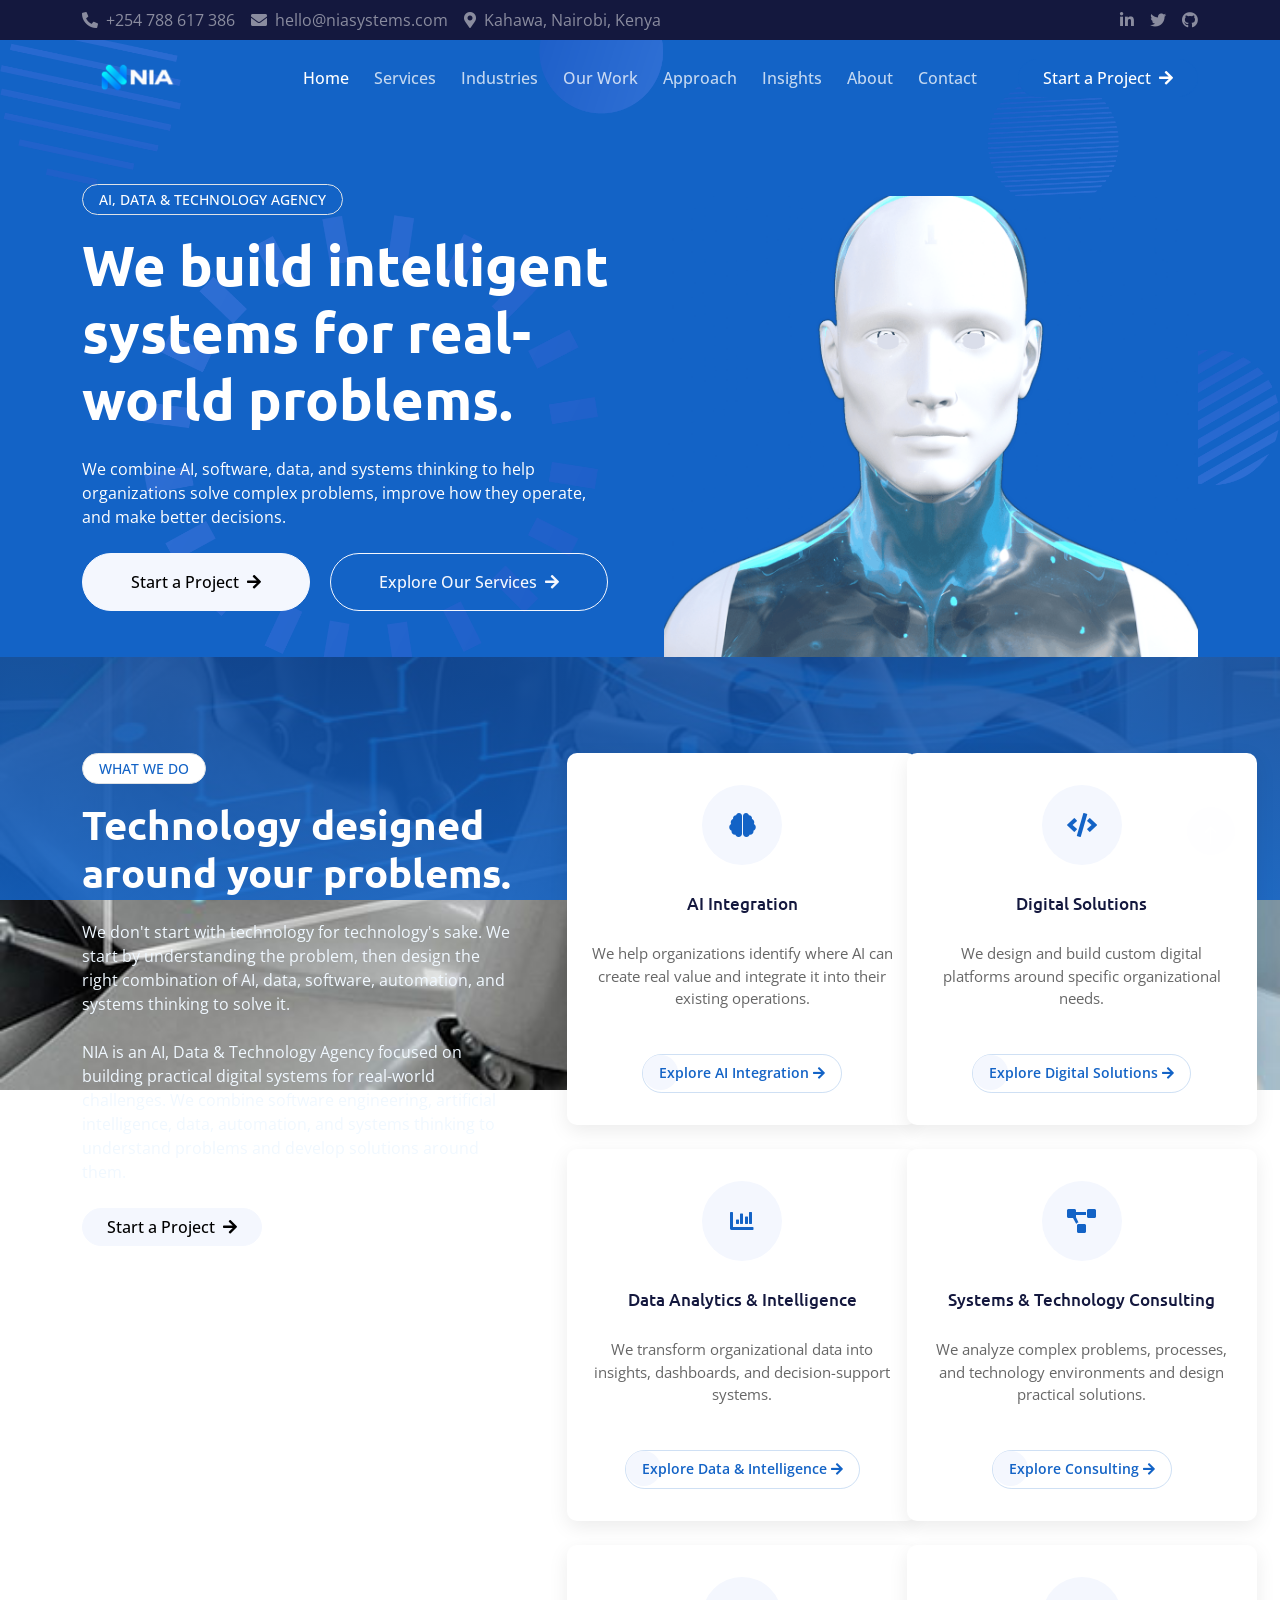
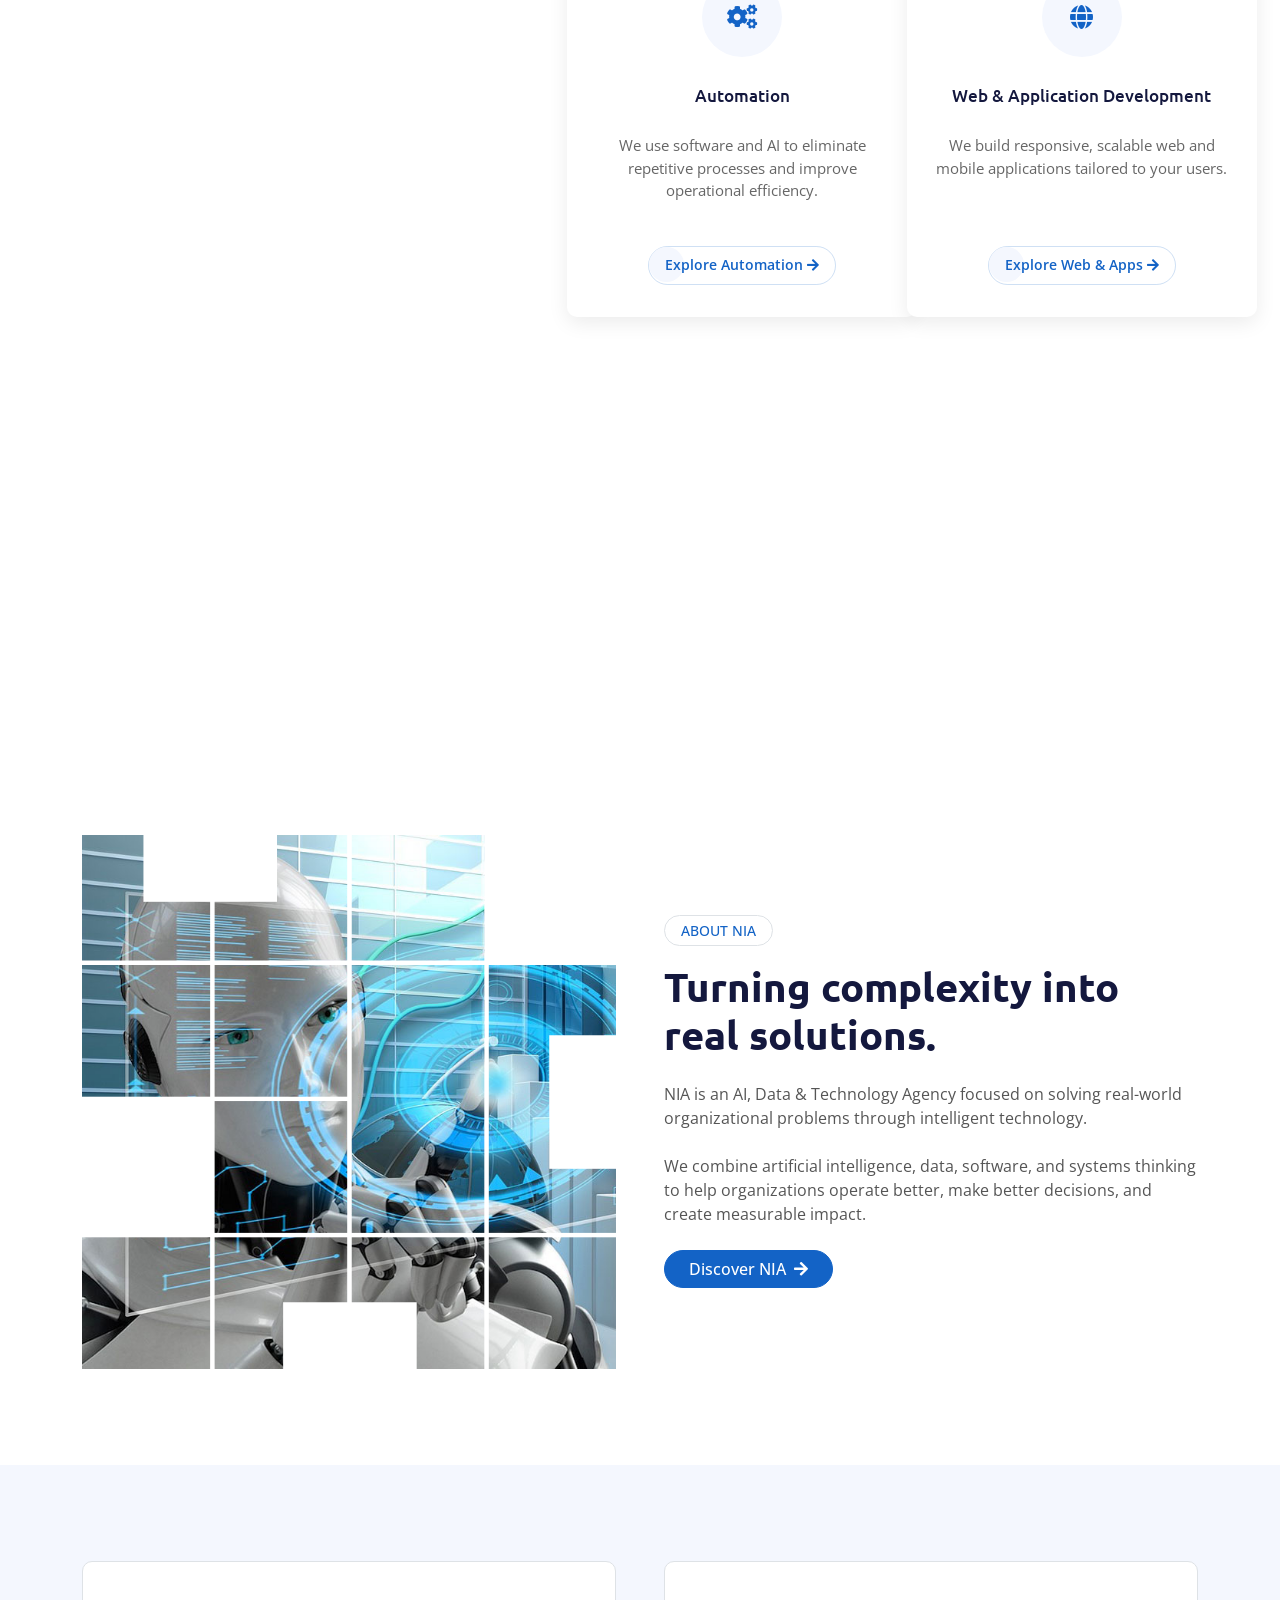
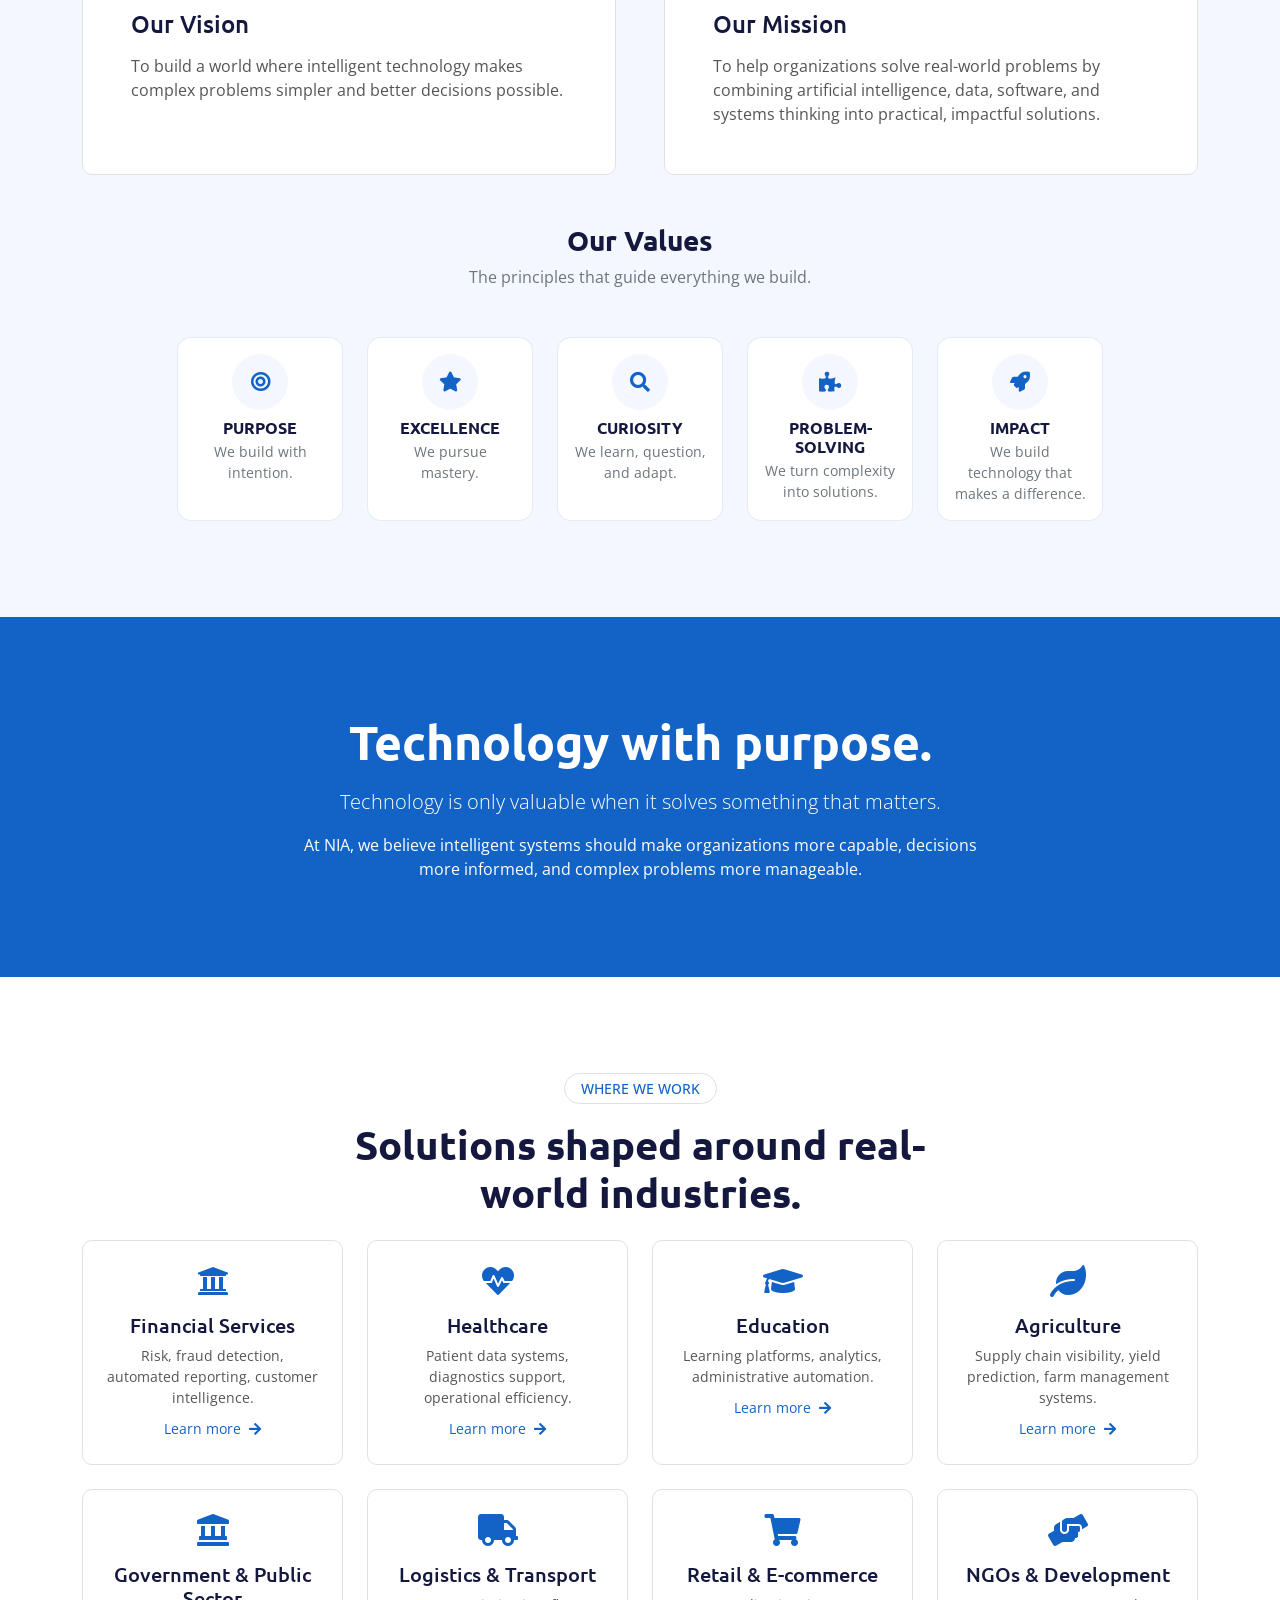
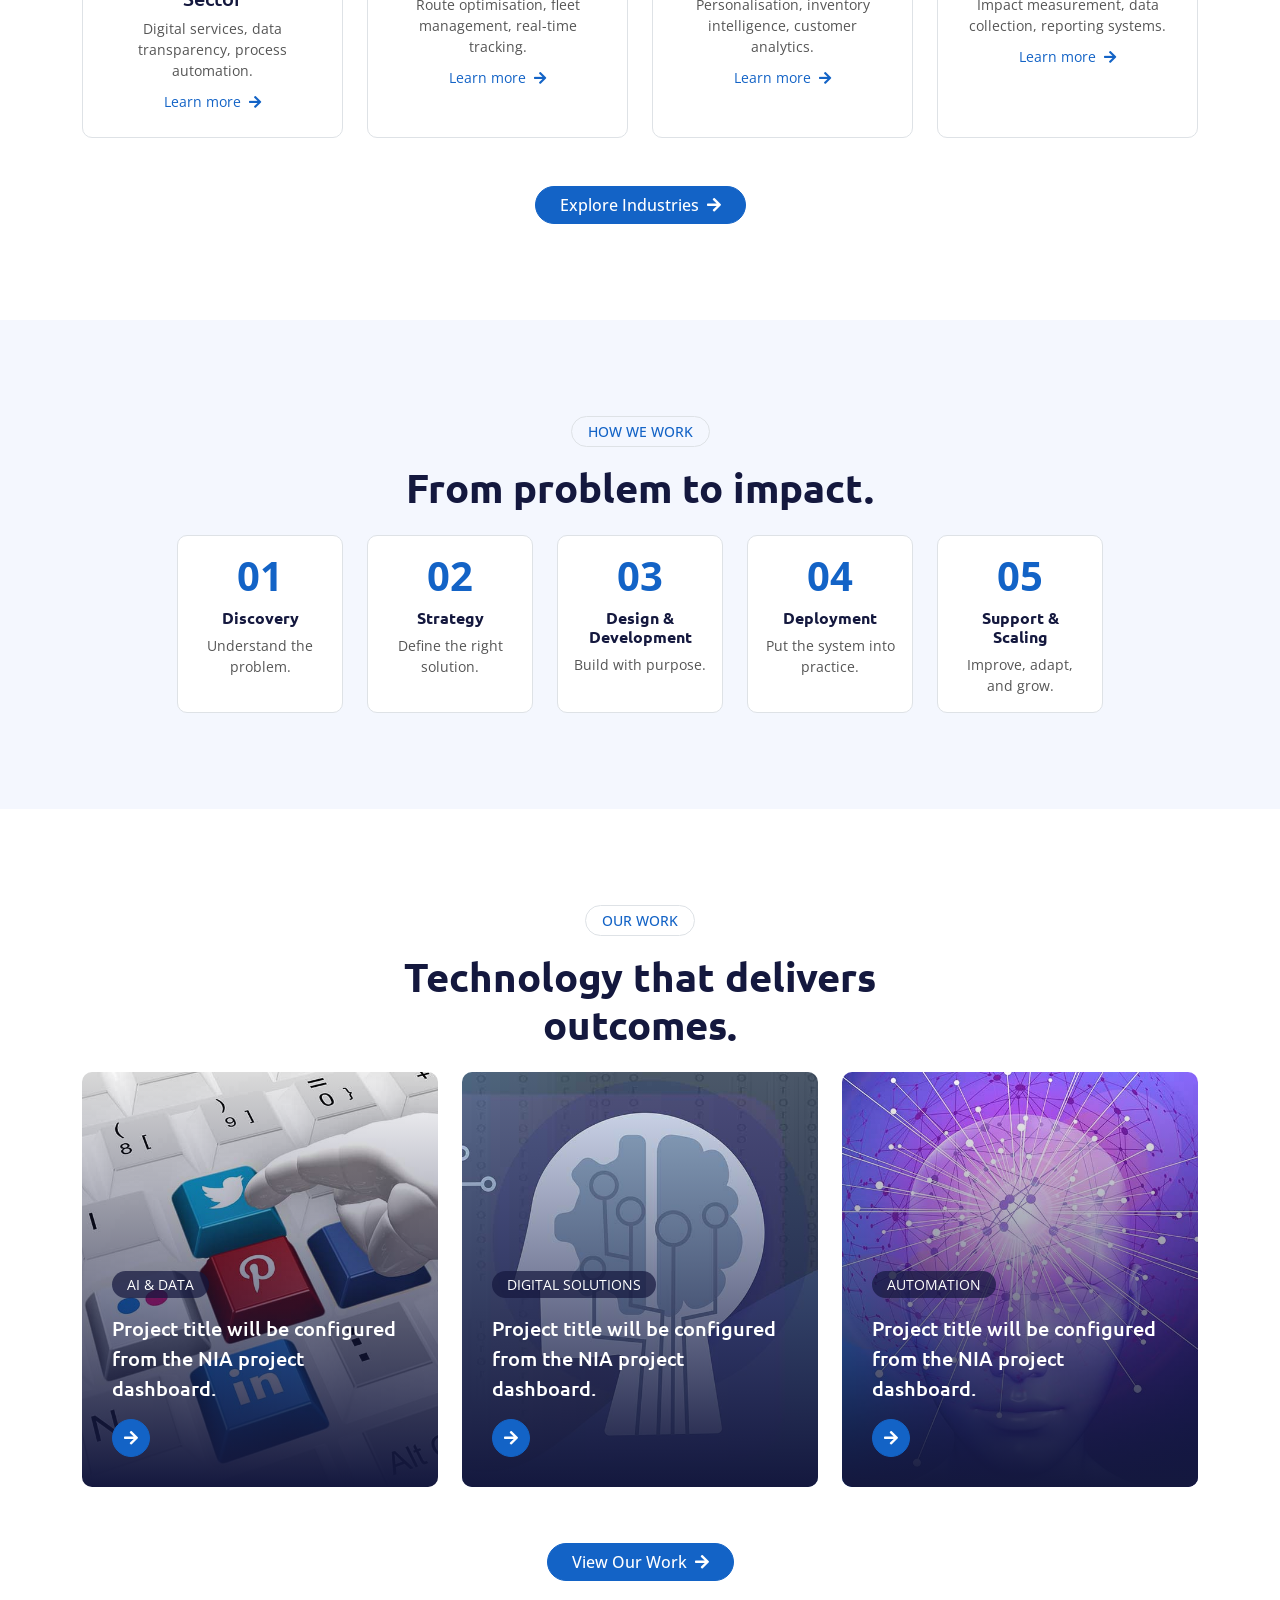
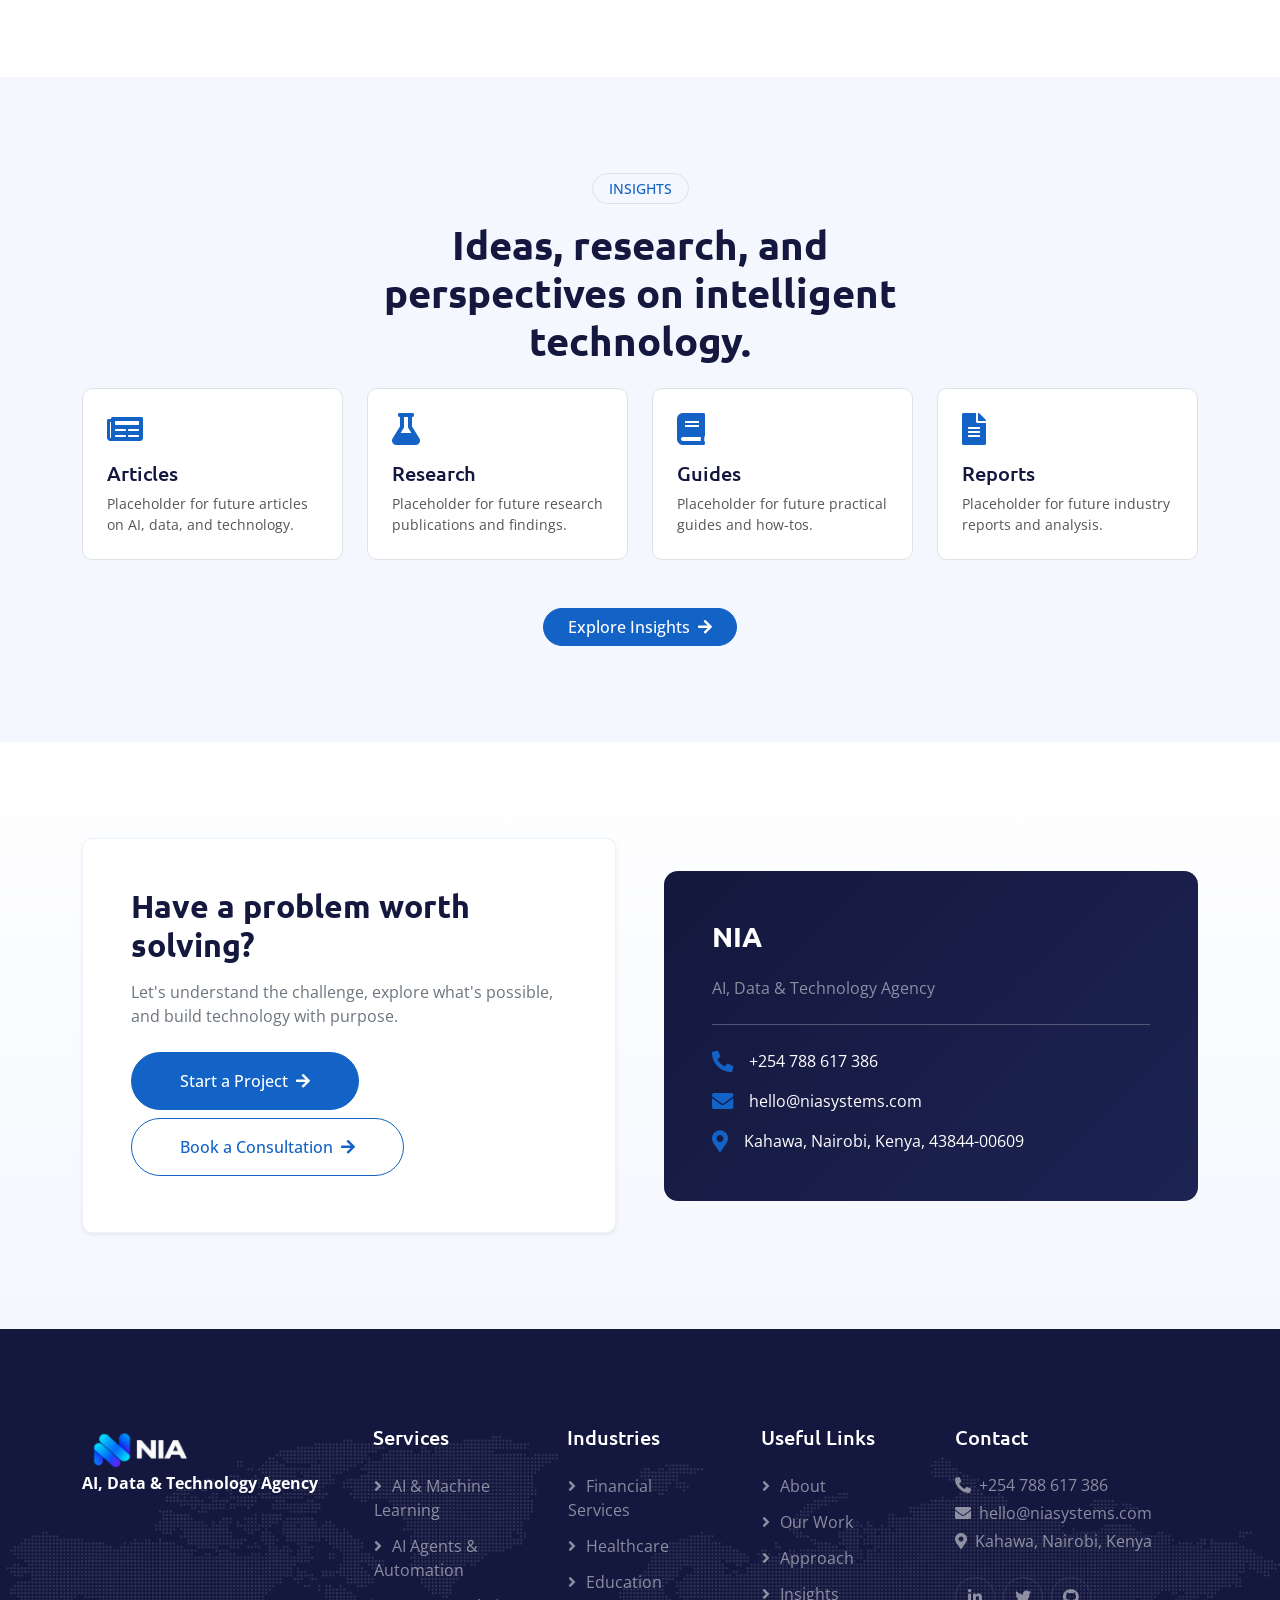
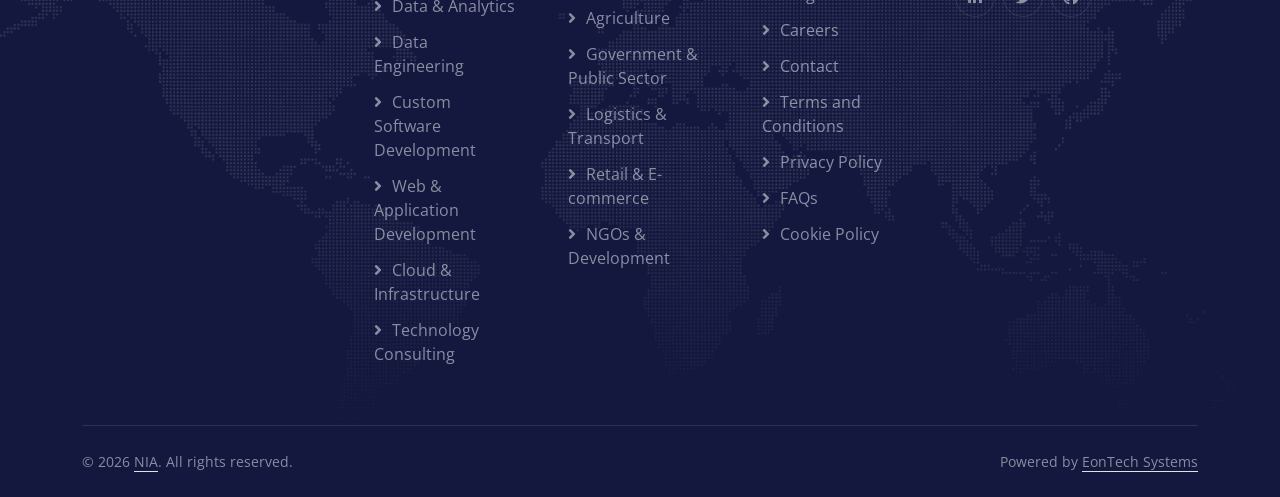
<file: index.html>
<!doctype html>
<html lang="en">
  <head>
    <meta charset="utf-8" />
    <title>NIA | AI, Data &amp; Technology Agency</title>
    <meta
      name="description"
      content="NIA helps organizations solve real-world problems through AI, data, software, automation, and technology consulting."
    />
    <meta
      name="keywords"
      content="AI agency Kenya, AI solutions Kenya, data analytics Kenya, software development Kenya, AI automation, data intelligence, technology consulting, custom software development, digital solutions, artificial intelligence agency"
    />
    <meta name="viewport" content="width=device-width, initial-scale=1.0" />
    <meta name="theme-color" content="#1363C6" />
    <link rel="canonical" href="https://niasoftwares.com/" />

    <!-- Open Graph -->
    <meta
      property="og:title"
      content="NIA | AI, Data &amp; Technology Agency"
    />
    <meta
      property="og:description"
      content="We build intelligent systems for real-world problems."
    />
    <meta property="og:type" content="website" />
    <meta property="og:url" content="https://niasoftwares.com/" />
    <meta
      property="og:image"
      content="https://niasoftwares.com/img/nia-logo.png"
    />

    <!-- Twitter -->
    <meta name="twitter:card" content="summary_large_image" />
    <meta
      name="twitter:title"
      content="NIA | AI, Data &amp; Technology Agency"
    />
    <meta
      name="twitter:description"
      content="We build intelligent systems for real-world problems."
    />
    <meta
      name="twitter:image"
      content="https://niasoftwares.com/img/nia-logo.png"
    />

    <!-- Favicon -->
    <link href="img/favicon.ico" rel="icon" />

    <!-- Google Web Fonts -->
    <link rel="preconnect" href="https://fonts.googleapis.com" />
    <link rel="preconnect" href="https://fonts.gstatic.com" crossorigin />
    <link
      href="https://fonts.googleapis.com/css2?family=Open+Sans:wght@400;600&family=Ubuntu:wght@500;700&display=swap"
      rel="stylesheet"
    />

    <!-- Icon Font Stylesheet -->
    <link
      href="https://cdnjs.cloudflare.com/ajax/libs/font-awesome/5.10.0/css/all.min.css"
      rel="stylesheet"
    />
    <link
      href="https://cdn.jsdelivr.net/npm/bootstrap-icons@1.4.1/font/bootstrap-icons.css"
      rel="stylesheet"
    />

    <!-- Libraries Stylesheet -->
    <link href="lib/animate/animate.min.css" rel="stylesheet" />

    <!-- Customized Bootstrap Stylesheet -->
    <link href="css/bootstrap.min.css" rel="stylesheet" />

    <!-- Template Stylesheet -->
    <link href="css/style.css" rel="stylesheet" />
    <link rel="icon" href="img/icon-logo.JPG" type="image/png" />
  </head>

  <body>
    <!-- Spinner Start -->
    <div
      id="spinner"
      class="show bg-white position-fixed translate-middle w-100 vh-100 top-50 start-50 d-flex align-items-center justify-content-center"
    >
      <div
        class="spinner-grow text-primary"
        style="width: 3rem; height: 3rem"
        role="status"
      >
        <span class="sr-only">Loading...</span>
      </div>
    </div>
    <!-- Spinner End -->

    <!-- Top Bar Start -->
    <div class="container-fluid bg-dark text-white-50 py-2 d-none d-lg-block">
      <div class="container">
        <div class="d-flex justify-content-between align-items-center">
          <div class="d-flex align-items-center">
            <a class="text-white-50 me-3" href="tel:+254788617386"
              ><i class="fa fa-phone-alt me-2"></i>+254 788 617 386</a
            >
            <a class="text-white-50 me-3" href="mailto:hello@niasystems.com"
              ><i class="fa fa-envelope me-2"></i>hello@niasystems.com</a
            >
            <span class="text-white-50"
              ><i class="fa fa-map-marker-alt me-2"></i>Kahawa, Nairobi,
              Kenya</span
            >
          </div>
          <div class="d-flex">
            <a class="text-white-50 me-3" href="#"
              ><i class="fab fa-linkedin-in"></i
            ></a>
            <a class="text-white-50 me-3" href="#"
              ><i class="fab fa-twitter"></i
            ></a>
            <a class="text-white-50" href="#"><i class="fab fa-github"></i></a>
          </div>
        </div>
      </div>
    </div>
    <!-- Top Bar End -->

    <!-- Navbar Start -->
    <div class="container-fluid sticky-top">
      <div class="container">
        <nav class="navbar navbar-expand-lg navbar-dark p-0">
          <a href="index.html" class="navbar-brand">
            <img src="img/nia-logo.png" alt="NIA" style="height: 45px" />
          </a>
          <button
            type="button"
            class="navbar-toggler ms-auto me-0"
            data-bs-toggle="collapse"
            data-bs-target="#navbarCollapse"
          >
            <span class="navbar-toggler-icon"></span>
          </button>
          <div class="collapse navbar-collapse" id="navbarCollapse">
            <div class="navbar-nav ms-auto align-items-lg-center">
              <a href="index.html" class="nav-item nav-link active">Home</a>

              <!-- Mega Menu: Services -->
              <div class="nav-item dropdown mega-menu">
                <a
                  href="#"
                  class="nav-link dropdown-toggle"
                  data-bs-toggle="dropdown"
                  >Services</a
                >
                <div class="dropdown-menu mega-dropdown">
                  <div class="row g-0">
                    <div class="col-lg-3 col-md-6">
                      <div class="mega-col">
                        <h6 class="mega-heading">AI, Automation &amp; ML</h6>
                        <a href="nia-services.html#ai-ml" class="mega-link"
                          >AI &amp; Machine Learning</a
                        >
                        <a href="nia-services.html#ai-agents" class="mega-link"
                          >AI Agents &amp; Automation</a
                        >
                        <a
                          href="nia-services.html#data-analytics"
                          class="mega-link"
                          >Data &amp; Analytics</a
                        >
                        <a
                          href="nia-services.html#data-engineering"
                          class="mega-link"
                          >Data Engineering</a
                        >
                      </div>
                    </div>
                    <div class="col-lg-3 col-md-6">
                      <div class="mega-col">
                        <h6 class="mega-heading">Development</h6>
                        <a
                          href="nia-services.html#custom-software"
                          class="mega-link"
                          >Custom Software Development</a
                        >
                        <a href="nia-services.html#web-app" class="mega-link"
                          >Web &amp; Application Development</a
                        >
                        <a
                          href="nia-services.html#cloud-infra"
                          class="mega-link"
                          >Cloud &amp; Infrastructure</a
                        >
                        <a href="nia-services.html#consulting" class="mega-link"
                          >Technology Consulting</a
                        >
                      </div>
                    </div>
                    <div class="col-lg-6 d-none d-lg-block">
                      <div class="mega-feature">
                        <i class="fa fa-cogs fa-2x text-primary mb-2"></i>
                        <h6 class="text-white">
                          Technology designed around your problems.
                        </h6>
                        <p class="small text-white-50 mb-2">
                          From AI to custom software, we build what your
                          organisation actually needs.
                        </p>
                        <a
                          href="nia-services.html"
                          class="btn btn-sm btn-primary rounded-pill px-3"
                          >Explore All Services
                          <i class="fa fa-arrow-right ms-1"></i
                        ></a>
                      </div>
                    </div>
                  </div>
                </div>
              </div>

              <!-- Mega Menu: Industries -->
              <div class="nav-item dropdown mega-menu">
                <a
                  href="#"
                  class="nav-link dropdown-toggle"
                  data-bs-toggle="dropdown"
                  >Industries</a
                >
                <div class="dropdown-menu mega-dropdown">
                  <div class="row g-0">
                    <div class="col-lg-3 col-md-6">
                      <div class="mega-col">
                        <h6 class="mega-heading">Sectors</h6>
                        <a href="nia-industries.html#finance" class="mega-link"
                          >Financial Services</a
                        >
                        <a
                          href="nia-industries.html#healthcare"
                          class="mega-link"
                          >Healthcare</a
                        >
                        <a
                          href="nia-industries.html#education"
                          class="mega-link"
                          >Education</a
                        >
                        <a
                          href="nia-industries.html#agriculture"
                          class="mega-link"
                          >Agriculture</a
                        >
                      </div>
                    </div>
                    <div class="col-lg-3 col-md-6">
                      <div class="mega-col">
                        <h6 class="mega-heading">Public &amp; Commerce</h6>
                        <a
                          href="nia-industries.html#government"
                          class="mega-link"
                          >Government &amp; Public Sector</a
                        >
                        <a
                          href="nia-industries.html#logistics"
                          class="mega-link"
                          >Logistics &amp; Transport</a
                        >
                        <a href="nia-industries.html#retail" class="mega-link"
                          >Retail &amp; E-commerce</a
                        >
                        <a href="nia-industries.html#ngos" class="mega-link"
                          >NGOs &amp; Development</a
                        >
                      </div>
                    </div>
                    <div class="col-lg-6 d-none d-lg-block">
                      <div class="mega-feature">
                        <i
                          class="fa fa-globe-africa fa-2x text-primary mb-2"
                        ></i>
                        <h6 class="text-white">
                          Solutions shaped around real-world industries.
                        </h6>
                        <p class="small text-white-50 mb-2">
                          We understand the context behind the technology.
                        </p>
                        <a
                          href="nia-industries.html"
                          class="btn btn-sm btn-primary rounded-pill px-3"
                          >Explore Industries
                          <i class="fa fa-arrow-right ms-1"></i
                        ></a>
                      </div>
                    </div>
                  </div>
                </div>
              </div>

              <!-- Mega Menu: Our Work -->
              <div class="nav-item dropdown mega-menu">
                <a
                  href="#"
                  class="nav-link dropdown-toggle"
                  data-bs-toggle="dropdown"
                  >Our Work</a
                >
                <div class="dropdown-menu mega-dropdown">
                  <div class="row g-0">
                    <div class="col-lg-3 col-md-6">
                      <div class="mega-col">
                        <h6 class="mega-heading">Evidence</h6>
                        <a href="nia-work.html#case-studies" class="mega-link"
                          >Case Studies</a
                        >
                        <a href="nia-work.html#projects" class="mega-link"
                          >Projects</a
                        >
                        <a href="nia-work.html#client-results" class="mega-link"
                          >Client Results</a
                        >
                      </div>
                    </div>
                    <div class="col-lg-3 col-md-6">
                      <div class="mega-col">
                        <h6 class="mega-heading">Coming Soon</h6>
                        <span class="mega-link disabled"
                          >Project Dashboard</span
                        >
                        <span class="mega-link disabled">Client Portal</span>
                      </div>
                    </div>
                    <div class="col-lg-6 d-none d-lg-block">
                      <div class="mega-feature">
                        <i class="fa fa-chart-line fa-2x text-primary mb-2"></i>
                        <h6 class="text-white">
                          Technology that delivers outcomes.
                        </h6>
                        <p class="small text-white-50 mb-2">
                          Real projects will be populated from the NIA
                          dashboard.
                        </p>
                        <a
                          href="nia-work.html"
                          class="btn btn-sm btn-primary rounded-pill px-3"
                          >View Our Work <i class="fa fa-arrow-right ms-1"></i
                        ></a>
                      </div>
                    </div>
                  </div>
                </div>
              </div>

              <!-- Mega Menu: Approach -->
              <div class="nav-item dropdown mega-menu">
                <a
                  href="#"
                  class="nav-link dropdown-toggle"
                  data-bs-toggle="dropdown"
                  >Approach</a
                >
                <div class="dropdown-menu mega-dropdown">
                  <div class="row g-0">
                    <div class="col-lg-3 col-md-6">
                      <div class="mega-col">
                        <h6 class="mega-heading">Process</h6>
                        <a
                          href="nia-approach.html#how-we-work"
                          class="mega-link"
                          >How We Work</a
                        >
                        <a href="nia-approach.html#discovery" class="mega-link"
                          >Discovery</a
                        >
                        <a href="nia-approach.html#strategy" class="mega-link"
                          >Strategy</a
                        >
                        <a href="nia-approach.html#design-dev" class="mega-link"
                          >Design &amp; Development</a
                        >
                      </div>
                    </div>
                    <div class="col-lg-3 col-md-6">
                      <div class="mega-col">
                        <h6 class="mega-heading">Delivery</h6>
                        <a href="nia-approach.html#deployment" class="mega-link"
                          >Deployment</a
                        >
                        <a href="nia-approach.html#support" class="mega-link"
                          >Support &amp; Scaling</a
                        >
                      </div>
                    </div>
                    <div class="col-lg-6 d-none d-lg-block">
                      <div class="mega-feature">
                        <i class="fa fa-route fa-2x text-primary mb-2"></i>
                        <h6 class="text-white">From problem to impact.</h6>
                        <p class="small text-white-50 mb-2">
                          A clear, structured path from understanding to scale.
                        </p>
                        <a
                          href="nia-approach.html"
                          class="btn btn-sm btn-primary rounded-pill px-3"
                          >See Our Approach
                          <i class="fa fa-arrow-right ms-1"></i
                        ></a>
                      </div>
                    </div>
                  </div>
                </div>
              </div>

              <!-- Mega Menu: Insights -->
              <div class="nav-item dropdown mega-menu">
                <a
                  href="#"
                  class="nav-link dropdown-toggle"
                  data-bs-toggle="dropdown"
                  >Insights</a
                >
                <div class="dropdown-menu mega-dropdown">
                  <div class="row g-0">
                    <div class="col-lg-3 col-md-6">
                      <div class="mega-col">
                        <h6 class="mega-heading">Knowledge</h6>
                        <a href="nia-insights.html#articles" class="mega-link"
                          >Articles</a
                        >
                        <a href="nia-insights.html#research" class="mega-link"
                          >Research</a
                        >
                        <a href="nia-insights.html#guides" class="mega-link"
                          >Guides</a
                        >
                        <a href="nia-insights.html#reports" class="mega-link"
                          >Reports</a
                        >
                      </div>
                    </div>
                    <div class="col-lg-3 col-md-6">
                      <div class="mega-col">
                        <h6 class="mega-heading">Coming Soon</h6>
                        <span class="mega-link disabled"
                          >AI &amp; Automation</span
                        >
                        <span class="mega-link disabled"
                          >Data &amp; Analytics</span
                        >
                      </div>
                    </div>
                    <div class="col-lg-6 d-none d-lg-block">
                      <div class="mega-feature">
                        <i class="fa fa-lightbulb fa-2x text-primary mb-2"></i>
                        <h6 class="text-white">
                          Ideas, research, and perspectives.
                        </h6>
                        <p class="small text-white-50 mb-2">
                          Thought leadership on intelligent technology.
                        </p>
                        <a
                          href="nia-insights.html"
                          class="btn btn-sm btn-primary rounded-pill px-3"
                          >Explore Insights
                          <i class="fa fa-arrow-right ms-1"></i
                        ></a>
                      </div>
                    </div>
                  </div>
                </div>
              </div>

              <!-- Mega Menu: About -->
              <div class="nav-item dropdown mega-menu">
                <a
                  href="#"
                  class="nav-link dropdown-toggle"
                  data-bs-toggle="dropdown"
                  >About</a
                >
                <div class="dropdown-menu mega-dropdown">
                  <div class="row g-0">
                    <div class="col-lg-3 col-md-6">
                      <div class="mega-col">
                        <h6 class="mega-heading">Company</h6>
                        <a href="nia-about.html#who-we-are" class="mega-link"
                          >Who We Are</a
                        >
                        <a href="nia-about.html#mission" class="mega-link"
                          >Our Mission</a
                        >
                        <a href="nia-about.html#team" class="mega-link"
                          >Our Team</a
                        >
                        <a href="nia-about.html#values" class="mega-link"
                          >Our Values</a
                        >
                        <a href="nia-about.html#careers" class="mega-link"
                          >Careers</a
                        >
                      </div>
                    </div>
                    <div class="col-lg-3 col-md-6">
                      <div class="mega-col">
                        <h6 class="mega-heading">Philosophy</h6>
                        <span class="mega-link disabled"
                          >Technology with purpose.</span
                        >
                      </div>
                    </div>
                    <div class="col-lg-6 d-none d-lg-block">
                      <div class="mega-feature">
                        <i class="fa fa-users fa-2x text-primary mb-2"></i>
                        <h6 class="text-white">
                          Turning complexity into real solutions.
                        </h6>
                        <p class="small text-white-50 mb-2">
                          Learn who we are and why we build.
                        </p>
                        <a
                          href="nia-about.html"
                          class="btn btn-sm btn-primary rounded-pill px-3"
                          >Discover NIA <i class="fa fa-arrow-right ms-1"></i
                        ></a>
                      </div>
                    </div>
                  </div>
                </div>
              </div>

              <a href="nia-contact.html" class="nav-item nav-link">Contact</a>
            </div>
            <a
              href="nia-contact.html"
              class="btn btn-primary rounded-pill px-4 ms-3 d-none d-lg-block"
              >Start a Project <i class="fa fa-arrow-right ms-1"></i
            ></a>
          </div>
        </nav>
      </div>
    </div>
    <!-- Navbar End -->

    <!-- Hero Start -->
    <div class="container-fluid pt-5 bg-primary hero-header mb-5">
      <div class="container pt-5">
        <div class="row g-5 pt-5">
          <div
            class="col-lg-6 align-self-center text-center text-lg-start mb-lg-5"
          >
            <div
              class="btn btn-sm border rounded-pill text-white px-3 mb-3 animated slideInRight"
            >
              AI, DATA &amp; TECHNOLOGY AGENCY
            </div>
            <h1 class="display-4 text-white mb-4 animated slideInRight">
              We build intelligent systems for real-world problems.
            </h1>
            <p class="text-white mb-4 animated slideInRight">
              We combine AI, software, data, and systems thinking to help
              organizations solve complex problems, improve how they operate,
              and make better decisions.
            </p>
            <a
              href="nia-contact.html"
              class="btn btn-light py-sm-3 px-sm-5 rounded-pill me-3 animated slideInRight"
              id="start-btn"
              >Start a Project <i class="fa fa-arrow-right ms-1"></i
            ></a>
            <a
              href="nia-services.html"
              class="btn btn-outline-light py-sm-3 px-sm-5 rounded-pill animated slideInRight"
              >Explore Our Services <i class="fa fa-arrow-right ms-1"></i
            ></a>
          </div>
          <div class="col-lg-6 align-self-end text-center text-lg-end">
            <img
              class="img-fluid"
              src="img/hero-img.gif"
              alt="Intelligent systems illustration"
            />
          </div>
        </div>
      </div>
    </div>
    <!-- Hero End -->

    <!-- What We Do Start  -->
    <div
      class="container-fluid py-5 nia-what-we-do"
      id="services"
      style="margin-top: -50px"
    >
      <div class="container py-5 position-relative">
        <div class="row g-5 nia-services-grid">
          <!-- Left Column: Heading + Copy (aligned to top) -->
          <div
            class="col-lg-5 wow fadeIn align-self-start"
            data-wow-delay="0.1s"
          >
            <div
              class="btn btn-sm border rounded-pill text-primary px-3 mb-3 bg-white"
            >
              WHAT WE DO
            </div>
            <h1 class="mb-4 text-white">
              Technology designed around your problems.
            </h1>
            <p class="mb-4 text-white-50" style="color: aliceblue !important">
              We don't start with technology for technology's sake. We start by
              understanding the problem, then design the right combination of
              AI, data, software, automation, and systems thinking to solve it.
              <br />
              <br />NIA is an AI, Data &amp; Technology Agency focused on
              building practical digital systems for real-world challenges. We
              combine software engineering, artificial intelligence, data,
              automation, and systems thinking to understand problems and
              develop solutions around them.
            </p>
            <a class="btn btn-light rounded-pill px-4" href="nia-contact.html">
              Start a Project <i class="fa fa-arrow-right ms-1"></i>
            </a>
          </div>

          <!-- Right Column: 6 Uniform Service Cards -->
          <div class="col-lg-7">
            <div class="row g-4 nia-services-cards">
              <!-- Column A: 3 cards -->
              <div class="col-md-6">
                <div class="row g-4 h-100">
                  <div
                    class="col-12 wow fadeIn nia-service-col"
                    data-wow-delay="0.1s"
                    id="service-ai"
                  >
                    <div
                      class="service-item d-flex flex-column text-center rounded bg-white bg-opacity-95 h-100"
                    >
                      <div class="service-icon btn-square">
                        <i class="fa fa-brain fa-2x"></i>
                      </div>
                      <h5 class="mb-3">AI Integration</h5>
                      <p>
                        We help organizations identify where AI can create real
                        value and integrate it into their existing operations.
                      </p>
                      <a
                        class="btn px-3 mt-auto mx-auto"
                        href="nia-services.html#ai-ml"
                      >
                        Explore AI Integration
                        <i class="fa fa-arrow-right ms-1"></i>
                      </a>
                    </div>
                  </div>

                  <div
                    class="col-12 wow fadeIn nia-service-col"
                    data-wow-delay="0.3s"
                    id="service-data"
                  >
                    <div
                      class="service-item d-flex flex-column text-center rounded bg-white bg-opacity-95 h-100"
                    >
                      <div class="service-icon btn-square">
                        <i class="fa fa-chart-bar fa-2x"></i>
                      </div>
                      <h5 class="mb-3">Data Analytics &amp; Intelligence</h5>
                      <p>
                        We transform organizational data into insights,
                        dashboards, and decision-support systems.
                      </p>
                      <a
                        class="btn px-3 mt-auto mx-auto"
                        href="nia-services.html#data-analytics"
                      >
                        Explore Data &amp; Intelligence
                        <i class="fa fa-arrow-right ms-1"></i>
                      </a>
                    </div>
                  </div>

                  <div
                    class="col-12 wow fadeIn nia-service-col"
                    data-wow-delay="0.5s"
                    id="service-automation"
                  >
                    <div
                      class="service-item d-flex flex-column text-center rounded bg-white bg-opacity-95 h-100"
                    >
                      <div class="service-icon btn-square">
                        <i class="fa fa-cogs fa-2x"></i>
                      </div>
                      <h5 class="mb-3">Automation</h5>
                      <p>
                        We use software and AI to eliminate repetitive processes
                        and improve operational efficiency.
                      </p>
                      <a
                        class="btn px-3 mt-auto mx-auto"
                        href="nia-services.html#ai-agents"
                      >
                        Explore Automation
                        <i class="fa fa-arrow-right ms-1"></i>
                      </a>
                    </div>
                  </div>
                </div>
              </div>

              <!-- Column B: 3 cards -->
              <div class="col-md-6">
                <div class="row g-4 h-100">
                  <div
                    class="col-12 wow fadeIn nia-service-col"
                    data-wow-delay="0.2s"
                    id="service-custom"
                  >
                    <div
                      class="service-item d-flex flex-column text-center rounded bg-white bg-opacity-95 h-100"
                    >
                      <div class="service-icon btn-square">
                        <i class="fa fa-code fa-2x"></i>
                      </div>
                      <h5 class="mb-3">Digital Solutions</h5>
                      <p>
                        We design and build custom digital platforms around
                        specific organizational needs.
                      </p>
                      <a
                        class="btn px-3 mt-auto mx-auto"
                        href="nia-services.html#custom-software"
                      >
                        Explore Digital Solutions
                        <i class="fa fa-arrow-right ms-1"></i>
                      </a>
                    </div>
                  </div>

                  <div
                    class="col-12 wow fadeIn nia-service-col"
                    data-wow-delay="0.4s"
                    id="service-consulting"
                  >
                    <div
                      class="service-item d-flex flex-column text-center rounded bg-white bg-opacity-95 h-100"
                    >
                      <div class="service-icon btn-square">
                        <i class="fa fa-project-diagram fa-2x"></i>
                      </div>
                      <h5 class="mb-3">Systems &amp; Technology Consulting</h5>
                      <p>
                        We analyze complex problems, processes, and technology
                        environments and design practical solutions.
                      </p>
                      <a
                        class="btn px-3 mt-auto mx-auto"
                        href="nia-services.html#consulting"
                      >
                        Explore Consulting
                        <i class="fa fa-arrow-right ms-1"></i>
                      </a>
                    </div>
                  </div>

                  <div
                    class="col-12 wow fadeIn nia-service-col"
                    data-wow-delay="0.6s"
                    id="service-web"
                  >
                    <div
                      class="service-item d-flex flex-column text-center rounded bg-white bg-opacity-95 h-100"
                    >
                      <div class="service-icon btn-square">
                        <i class="fa fa-globe fa-2x"></i>
                      </div>
                      <h5 class="mb-3">Web &amp; Application Development</h5>
                      <p>
                        We build responsive, scalable web and mobile
                        applications tailored to your users.
                      </p>
                      <a
                        class="btn px-3 mt-auto mx-auto"
                        href="nia-services.html#web-app"
                      >
                        Explore Web &amp; Apps
                        <i class="fa fa-arrow-right ms-1"></i>
                      </a>
                    </div>
                  </div>
                </div>
              </div>
            </div>
          </div>
        </div>
      </div>
    </div>
    <!-- What We Do End -->

    <!-- Fixed Background Parallax Section -->
    <div class="container-fluid nia-parallax-section">
      <div class="container py-5 text-center">
        <div class="row justify-content-center py-5">
          <div class="col-lg-8 wow fadeIn" data-wow-delay="0.1s">
            <h2 class="text-white display-6 mb-3">
              From complexity to clarity.
            </h2>
            <p class="text-white-50 lead">
              We turn real-world problems into intelligent, practical systems.
            </p>
          </div>
        </div>
      </div>
    </div>
    <!-- Fixed Background Parallax End -->

    <!-- About NIA Start -->
    <div class="container-fluid py-5" id="about">
      <div class="container py-5">
        <div class="row g-5 align-items-center">
          <div class="col-lg-6 wow fadeIn" data-wow-delay="0.1s">
            <div class="about-img">
              <img
                class="img-fluid"
                src="img/about-img.jpg"
                alt="NIA team collaborating"
              />
            </div>
          </div>
          <div class="col-lg-6 wow fadeIn" data-wow-delay="0.5s">
            <div class="btn btn-sm border rounded-pill text-primary px-3 mb-3">
              ABOUT NIA
            </div>
            <h1 class="mb-4">Turning complexity into real solutions.</h1>
            <p class="mb-4">
              NIA is an AI, Data &amp; Technology Agency focused on solving
              real-world organizational problems through intelligent technology.
            </p>
            <p class="mb-4">
              We combine artificial intelligence, data, software, and systems
              thinking to help organizations operate better, make better
              decisions, and create measurable impact.
            </p>
            <a
              class="btn btn-primary rounded-pill px-4"
              href="nia-about.html#who-we-are"
              >Discover NIA <i class="fa fa-arrow-right ms-1"></i
            ></a>
          </div>
        </div>
      </div>
    </div>
    <!-- About NIA End -->

    <!-- Vision Mission Values Start (Redesigned Values) -->
    <div class="container-fluid bg-light py-5">
      <div class="container py-5">
        <div class="row g-5 mb-5">
          <div class="col-lg-6 wow fadeIn" data-wow-delay="0.1s">
            <div class="h-100 p-5 bg-white rounded border">
              <h4 class="mb-3">Our Vision</h4>
              <p class="mb-0">
                To build a world where intelligent technology makes complex
                problems simpler and better decisions possible.
              </p>
            </div>
          </div>
          <div class="col-lg-6 wow fadeIn" data-wow-delay="0.3s">
            <div class="h-100 p-5 bg-white rounded border">
              <h4 class="mb-3">Our Mission</h4>
              <p class="mb-0">
                To help organizations solve real-world problems by combining
                artificial intelligence, data, software, and systems thinking
                into practical, impactful solutions.
              </p>
            </div>
          </div>
        </div>

        <!-- Redesigned Our Values -->
        <div class="text-center mb-5 wow fadeIn" data-wow-delay="0.1s">
          <h3 class="mb-2">Our Values</h3>
          <p class="text-muted">
            The principles that guide everything we build.
          </p>
        </div>
        <div class="row g-4 justify-content-center">
          <div class="col-lg-2 col-md-4 col-6 wow fadeIn" data-wow-delay="0.1s">
            <div class="value-pill text-center p-3">
              <div class="value-icon mb-2"><i class="fa fa-bullseye"></i></div>
              <h6 class="mb-1 fw-bold">PURPOSE</h6>
              <p class="small text-muted mb-0">We build with intention.</p>
            </div>
          </div>
          <div class="col-lg-2 col-md-4 col-6 wow fadeIn" data-wow-delay="0.2s">
            <div class="value-pill text-center p-3">
              <div class="value-icon mb-2"><i class="fa fa-star"></i></div>
              <h6 class="mb-1 fw-bold">EXCELLENCE</h6>
              <p class="small text-muted mb-0">We pursue mastery.</p>
            </div>
          </div>
          <div class="col-lg-2 col-md-4 col-6 wow fadeIn" data-wow-delay="0.3s">
            <div class="value-pill text-center p-3">
              <div class="value-icon mb-2"><i class="fa fa-search"></i></div>
              <h6 class="mb-1 fw-bold">CURIOSITY</h6>
              <p class="small text-muted mb-0">
                We learn, question, and adapt.
              </p>
            </div>
          </div>
          <div class="col-lg-2 col-md-4 col-6 wow fadeIn" data-wow-delay="0.4s">
            <div class="value-pill text-center p-3">
              <div class="value-icon mb-2">
                <i class="fa fa-puzzle-piece"></i>
              </div>
              <h6 class="mb-1 fw-bold">PROBLEM-SOLVING</h6>
              <p class="small text-muted mb-0">
                We turn complexity into solutions.
              </p>
            </div>
          </div>
          <div class="col-lg-2 col-md-4 col-6 wow fadeIn" data-wow-delay="0.5s">
            <div class="value-pill text-center p-3">
              <div class="value-icon mb-2"><i class="fa fa-rocket"></i></div>
              <h6 class="mb-1 fw-bold">IMPACT</h6>
              <p class="small text-muted mb-0">
                We build technology that makes a difference.
              </p>
            </div>
          </div>
        </div>
      </div>
    </div>
    <!-- Vision Mission Values End -->

    <!-- Brand Philosophy Start -->
    <div class="container-fluid py-5 bg-primary text-white">
      <div class="container py-5 text-center wow fadeIn" data-wow-delay="0.1s">
        <h2 class="display-5 text-white mb-3">Technology with purpose.</h2>
        <p class="lead mb-3">
          Technology is only valuable when it solves something that matters.
        </p>
        <p class="mb-0 mx-auto" style="max-width: 700px">
          At NIA, we believe intelligent systems should make organizations more
          capable, decisions more informed, and complex problems more
          manageable.
        </p>
      </div>
    </div>
    <!-- Brand Philosophy End -->

    <!-- Industries Preview Start -->
    <div class="container-fluid py-5" id="industries">
      <div class="container py-5">
        <div
          class="text-center mx-auto wow fadeIn"
          data-wow-delay="0.1s"
          style="max-width: 600px"
        >
          <div class="btn btn-sm border rounded-pill text-primary px-3 mb-3">
            WHERE WE WORK
          </div>
          <h1 class="mb-4">Solutions shaped around real-world industries.</h1>
        </div>
        <div class="row g-4">
          <div
            class="col-lg-3 col-md-6 wow fadeIn"
            data-wow-delay="0.1s"
            id="industry-finance"
          >
            <div class="p-4 border rounded h-100 bg-white text-center">
              <i class="fa fa-university fa-2x text-primary mb-3"></i>
              <h5>Financial Services</h5>
              <p class="small mb-2">
                Risk, fraud detection, automated reporting, customer
                intelligence.
              </p>
              <a href="nia-industries.html#finance" class="text-primary small"
                >Learn more <i class="fa fa-arrow-right ms-1"></i
              ></a>
            </div>
          </div>
          <div
            class="col-lg-3 col-md-6 wow fadeIn"
            data-wow-delay="0.2s"
            id="industry-health"
          >
            <div class="p-4 border rounded h-100 bg-white text-center">
              <i class="fa fa-heartbeat fa-2x text-primary mb-3"></i>
              <h5>Healthcare</h5>
              <p class="small mb-2">
                Patient data systems, diagnostics support, operational
                efficiency.
              </p>
              <a
                href="nia-industries.html#healthcare"
                class="text-primary small"
                >Learn more <i class="fa fa-arrow-right ms-1"></i
              ></a>
            </div>
          </div>
          <div
            class="col-lg-3 col-md-6 wow fadeIn"
            data-wow-delay="0.3s"
            id="industry-education"
          >
            <div class="p-4 border rounded h-100 bg-white text-center">
              <i class="fa fa-graduation-cap fa-2x text-primary mb-3"></i>
              <h5>Education</h5>
              <p class="small mb-2">
                Learning platforms, analytics, administrative automation.
              </p>
              <a href="nia-industries.html#education" class="text-primary small"
                >Learn more <i class="fa fa-arrow-right ms-1"></i
              ></a>
            </div>
          </div>
          <div
            class="col-lg-3 col-md-6 wow fadeIn"
            data-wow-delay="0.4s"
            id="industry-agriculture"
          >
            <div class="p-4 border rounded h-100 bg-white text-center">
              <i class="fa fa-leaf fa-2x text-primary mb-3"></i>
              <h5>Agriculture</h5>
              <p class="small mb-2">
                Supply chain visibility, yield prediction, farm management
                systems.
              </p>
              <a
                href="nia-industries.html#agriculture"
                class="text-primary small"
                >Learn more <i class="fa fa-arrow-right ms-1"></i
              ></a>
            </div>
          </div>
          <div
            class="col-lg-3 col-md-6 wow fadeIn"
            data-wow-delay="0.1s"
            id="industry-government"
          >
            <div class="p-4 border rounded h-100 bg-white text-center">
              <i class="fa fa-landmark fa-2x text-primary mb-3"></i>
              <h5>Government &amp; Public Sector</h5>
              <p class="small mb-2">
                Digital services, data transparency, process automation.
              </p>
              <a
                href="nia-industries.html#government"
                class="text-primary small"
                >Learn more <i class="fa fa-arrow-right ms-1"></i
              ></a>
            </div>
          </div>
          <div
            class="col-lg-3 col-md-6 wow fadeIn"
            data-wow-delay="0.2s"
            id="industry-logistics"
          >
            <div class="p-4 border rounded h-100 bg-white text-center">
              <i class="fa fa-truck fa-2x text-primary mb-3"></i>
              <h5>Logistics &amp; Transport</h5>
              <p class="small mb-2">
                Route optimisation, fleet management, real-time tracking.
              </p>
              <a href="nia-industries.html#logistics" class="text-primary small"
                >Learn more <i class="fa fa-arrow-right ms-1"></i
              ></a>
            </div>
          </div>
          <div
            class="col-lg-3 col-md-6 wow fadeIn"
            data-wow-delay="0.3s"
            id="industry-retail"
          >
            <div class="p-4 border rounded h-100 bg-white text-center">
              <i class="fa fa-shopping-cart fa-2x text-primary mb-3"></i>
              <h5>Retail &amp; E-commerce</h5>
              <p class="small mb-2">
                Personalisation, inventory intelligence, customer analytics.
              </p>
              <a href="nia-industries.html#retail" class="text-primary small"
                >Learn more <i class="fa fa-arrow-right ms-1"></i
              ></a>
            </div>
          </div>
          <div
            class="col-lg-3 col-md-6 wow fadeIn"
            data-wow-delay="0.4s"
            id="industry-ngos"
          >
            <div class="p-4 border rounded h-100 bg-white text-center">
              <i class="fa fa-hands-helping fa-2x text-primary mb-3"></i>
              <h5>NGOs &amp; Development</h5>
              <p class="small mb-2">
                Impact measurement, data collection, reporting systems.
              </p>
              <a href="nia-industries.html#ngos" class="text-primary small"
                >Learn more <i class="fa fa-arrow-right ms-1"></i
              ></a>
            </div>
          </div>
        </div>
        <div class="text-center mt-5 wow fadeIn" data-wow-delay="0.1s">
          <a
            href="nia-industries.html"
            class="btn btn-primary rounded-pill px-4"
            >Explore Industries <i class="fa fa-arrow-right ms-1"></i
          ></a>
        </div>
      </div>
    </div>
    <!-- Industries Preview End -->

    <!-- Approach Preview Start -->
    <div class="container-fluid bg-light py-5" id="approach">
      <div class="container py-5">
        <div
          class="text-center mx-auto wow fadeIn"
          data-wow-delay="0.1s"
          style="max-width: 600px"
        >
          <div class="btn btn-sm border rounded-pill text-primary px-3 mb-3">
            HOW WE WORK
          </div>
          <h1 class="mb-4">From problem to impact.</h1>
        </div>
        <div class="row g-4 justify-content-center">
          <div
            class="col-lg-2 col-md-4 wow fadeIn"
            data-wow-delay="0.1s"
            id="approach-discovery"
          >
            <div class="text-center p-3 bg-white rounded border h-100">
              <div class="display-6 text-primary mb-2">01</div>
              <h6 class="fw-bold">Discovery</h6>
              <p class="small mb-0">Understand the problem.</p>
            </div>
          </div>
          <div
            class="col-lg-2 col-md-4 wow fadeIn"
            data-wow-delay="0.2s"
            id="approach-strategy"
          >
            <div class="text-center p-3 bg-white rounded border h-100">
              <div class="display-6 text-primary mb-2">02</div>
              <h6 class="fw-bold">Strategy</h6>
              <p class="small mb-0">Define the right solution.</p>
            </div>
          </div>
          <div
            class="col-lg-2 col-md-4 wow fadeIn"
            data-wow-delay="0.3s"
            id="approach-design"
          >
            <div class="text-center p-3 bg-white rounded border h-100">
              <div class="display-6 text-primary mb-2">03</div>
              <h6 class="fw-bold">Design &amp; Development</h6>
              <p class="small mb-0">Build with purpose.</p>
            </div>
          </div>
          <div
            class="col-lg-2 col-md-4 wow fadeIn"
            data-wow-delay="0.4s"
            id="approach-deployment"
          >
            <div class="text-center p-3 bg-white rounded border h-100">
              <div class="display-6 text-primary mb-2">04</div>
              <h6 class="fw-bold">Deployment</h6>
              <p class="small mb-0">Put the system into practice.</p>
            </div>
          </div>
          <div
            class="col-lg-2 col-md-4 wow fadeIn"
            data-wow-delay="0.5s"
            id="approach-support"
          >
            <div class="text-center p-3 bg-white rounded border h-100">
              <div class="display-6 text-primary mb-2">05</div>
              <h6 class="fw-bold">Support &amp; Scaling</h6>
              <p class="small mb-0">Improve, adapt, and grow.</p>
            </div>
          </div>
        </div>
      </div>
    </div>
    <!-- Approach Preview End -->

    <!-- Our Work Preview Start -->
    <div class="container-fluid py-5" id="work">
      <div class="container py-5">
        <div
          class="text-center mx-auto wow fadeIn"
          data-wow-delay="0.1s"
          style="max-width: 600px"
        >
          <div class="btn btn-sm border rounded-pill text-primary px-3 mb-3">
            OUR WORK
          </div>
          <h1 class="mb-4">Technology that delivers outcomes.</h1>
        </div>
        <div class="row g-4">
          <div class="col-lg-4 wow fadeIn" data-wow-delay="0.3s" id="work-case">
            <div
              class="case-item position-relative overflow-hidden rounded mb-2"
            >
              <img
                class="img-fluid"
                src="img/project-1.jpg"
                alt="Project placeholder"
              />
              <a
                class="case-overlay text-decoration-none"
                href="nia-work.html#case-studies"
              >
                <small>AI &amp; DATA</small>
                <h5 class="lh-base text-white mb-3">
                  Project title will be configured from the NIA project
                  dashboard.
                </h5>
                <span class="btn btn-square btn-primary"
                  ><i class="fa fa-arrow-right"></i
                ></span>
              </a>
            </div>
          </div>
          <div
            class="col-lg-4 wow fadeIn"
            data-wow-delay="0.5s"
            id="work-projects"
          >
            <div
              class="case-item position-relative overflow-hidden rounded mb-2"
            >
              <img
                class="img-fluid"
                src="img/project-2.jpg"
                alt="Project placeholder"
              />
              <a
                class="case-overlay text-decoration-none"
                href="nia-work.html#projects"
              >
                <small>DIGITAL SOLUTIONS</small>
                <h5 class="lh-base text-white mb-3">
                  Project title will be configured from the NIA project
                  dashboard.
                </h5>
                <span class="btn btn-square btn-primary"
                  ><i class="fa fa-arrow-right"></i
                ></span>
              </a>
            </div>
          </div>
          <div
            class="col-lg-4 wow fadeIn"
            data-wow-delay="0.7s"
            id="work-results"
          >
            <div
              class="case-item position-relative overflow-hidden rounded mb-2"
            >
              <img
                class="img-fluid"
                src="img/project-3.jpg"
                alt="Project placeholder"
              />
              <a
                class="case-overlay text-decoration-none"
                href="nia-work.html#client-results"
              >
                <small>AUTOMATION</small>
                <h5 class="lh-base text-white mb-3">
                  Project title will be configured from the NIA project
                  dashboard.
                </h5>
                <span class="btn btn-square btn-primary"
                  ><i class="fa fa-arrow-right"></i
                ></span>
              </a>
            </div>
          </div>
        </div>
        <div class="text-center mt-5 wow fadeIn" data-wow-delay="0.1s">
          <a href="nia-work.html" class="btn btn-primary rounded-pill px-4"
            >View Our Work <i class="fa fa-arrow-right ms-1"></i
          ></a>
        </div>
      </div>
    </div>
    <!-- Our Work Preview End -->

    <!-- Insights Preview Start -->
    <div class="container-fluid bg-light py-5" id="insights">
      <div class="container py-5">
        <div
          class="text-center mx-auto wow fadeIn"
          data-wow-delay="0.1s"
          style="max-width: 600px"
        >
          <div class="btn btn-sm border rounded-pill text-primary px-3 mb-3">
            INSIGHTS
          </div>
          <h1 class="mb-4">
            Ideas, research, and perspectives on intelligent technology.
          </h1>
        </div>
        <div class="row g-4">
          <div
            class="col-lg-3 col-md-6 wow fadeIn"
            data-wow-delay="0.1s"
            id="insights-articles"
          >
            <div class="p-4 bg-white rounded border h-100">
              <i class="fa fa-newspaper text-primary fa-2x mb-3"></i>
              <h5>Articles</h5>
              <p class="small mb-0">
                Placeholder for future articles on AI, data, and technology.
              </p>
            </div>
          </div>
          <div
            class="col-lg-3 col-md-6 wow fadeIn"
            data-wow-delay="0.2s"
            id="insights-research"
          >
            <div class="p-4 bg-white rounded border h-100">
              <i class="fa fa-flask text-primary fa-2x mb-3"></i>
              <h5>Research</h5>
              <p class="small mb-0">
                Placeholder for future research publications and findings.
              </p>
            </div>
          </div>
          <div
            class="col-lg-3 col-md-6 wow fadeIn"
            data-wow-delay="0.3s"
            id="insights-guides"
          >
            <div class="p-4 bg-white rounded border h-100">
              <i class="fa fa-book text-primary fa-2x mb-3"></i>
              <h5>Guides</h5>
              <p class="small mb-0">
                Placeholder for future practical guides and how-tos.
              </p>
            </div>
          </div>
          <div
            class="col-lg-3 col-md-6 wow fadeIn"
            data-wow-delay="0.4s"
            id="insights-reports"
          >
            <div class="p-4 bg-white rounded border h-100">
              <i class="fa fa-file-alt text-primary fa-2x mb-3"></i>
              <h5>Reports</h5>
              <p class="small mb-0">
                Placeholder for future industry reports and analysis.
              </p>
            </div>
          </div>
        </div>
        <div class="text-center mt-5 wow fadeIn" data-wow-delay="0.1s">
          <a href="nia-insights.html" class="btn btn-primary rounded-pill px-4"
            >Explore Insights <i class="fa fa-arrow-right ms-1"></i
          ></a>
        </div>
      </div>
    </div>
    <!-- Insights Preview End -->

    <!-- Creative Contact & CTA Start -->
    <div class="container-fluid nia-contact-cta py-5">
      <div class="container py-5">
        <div class="row g-5 align-items-center">
          <div class="col-lg-6 wow fadeIn" data-wow-delay="0.1s">
            <div class="nia-cta-card p-5 rounded bg-white shadow-sm">
              <h2 class="mb-3">Have a problem worth solving?</h2>
              <p class="mb-4 text-muted">
                Let's understand the challenge, explore what's possible, and
                build technology with purpose.
              </p>
              <a
                href="nia-contact.html"
                class="btn btn-primary rounded-pill px-5 py-3 me-2 mb-2"
                >Start a Project <i class="fa fa-arrow-right ms-1"></i
              ></a>
              <a
                href="tel:+254788617386"
                class="btn btn-outline-primary rounded-pill px-5 py-3 mb-2"
                >Book a Consultation <i class="fa fa-arrow-right ms-1"></i
              ></a>
            </div>
          </div>
          <div class="col-lg-6 wow fadeIn" data-wow-delay="0.3s">
            <div class="nia-contact-info p-5 rounded bg-dark text-white">
              <h3 class="text-white mb-4">NIA</h3>
              <p class="mb-1 text-white-50">AI, Data &amp; Technology Agency</p>
              <hr class="border-secondary my-4" />
              <div class="d-flex align-items-center mb-3">
                <i class="fa fa-phone-alt text-primary fa-lg me-3"></i>
                <a
                  href="tel:+254788617386"
                  class="text-white text-decoration-none"
                  >+254 788 617 386</a
                >
              </div>
              <div class="d-flex align-items-center mb-3">
                <i class="fa fa-envelope text-primary fa-lg me-3"></i>
                <a
                  href="mailto:hello@niasystems.com"
                  class="text-white text-decoration-none"
                  >hello@niasystems.com</a
                >
              </div>
              <div class="d-flex align-items-start">
                <i
                  class="fa fa-map-marker-alt text-primary fa-lg me-3 mt-1"
                ></i>
                <span>Kahawa, Nairobi, Kenya, 43844-00609</span>
              </div>
            </div>
          </div>
        </div>
      </div>
    </div>
    <!-- Creative Contact & CTA End -->

    <!-- Footer Start -->
    <div class="container-fluid bg-dark text-white-50 footer pt-5">
      <div class="container py-5">
        <div class="row g-5">
          <div class="col-md-6 col-lg-3 wow fadeIn" data-wow-delay="0.1s">
            <a href="index.html" class="d-inline-block mb-3">
              <img
                src="img/nia-footer-logo.png"
                alt="NIA"
                style="height: 45px"
              />
            </a>
            <p class="mb-1 fw-bold text-white" style="margin-top: -15px">
              AI, Data &amp; Technology Agency
            </p>
          </div>
          <div class="col-md-6 col-lg-2 wow fadeIn" data-wow-delay="0.3s">
            <h5 class="text-white mb-4">Services</h5>
            <a class="btn btn-link" href="nia-services.html#ai-ml"
              >AI &amp; Machine Learning</a
            >
            <a class="btn btn-link" href="nia-services.html#ai-agents"
              >AI Agents &amp; Automation</a
            >
            <a class="btn btn-link" href="nia-services.html#data-analytics"
              >Data &amp; Analytics</a
            >
            <a class="btn btn-link" href="nia-services.html#data-engineering"
              >Data Engineering</a
            >
            <a class="btn btn-link" href="nia-services.html#custom-software"
              >Custom Software Development</a
            >
            <a class="btn btn-link" href="nia-services.html#web-app"
              >Web &amp; Application Development</a
            >
            <a class="btn btn-link" href="nia-services.html#cloud-infra"
              >Cloud &amp; Infrastructure</a
            >
            <a class="btn btn-link" href="nia-services.html#consulting"
              >Technology Consulting</a
            >
          </div>
          <div class="col-md-6 col-lg-2 wow fadeIn" data-wow-delay="0.5s">
            <h5 class="text-white mb-4">Industries</h5>
            <a class="btn btn-link" href="nia-industries.html#finance"
              >Financial Services</a
            >
            <a class="btn btn-link" href="nia-industries.html#healthcare"
              >Healthcare</a
            >
            <a class="btn btn-link" href="nia-industries.html#education"
              >Education</a
            >
            <a class="btn btn-link" href="nia-industries.html#agriculture"
              >Agriculture</a
            >
            <a class="btn btn-link" href="nia-industries.html#government"
              >Government &amp; Public Sector</a
            >
            <a class="btn btn-link" href="nia-industries.html#logistics"
              >Logistics &amp; Transport</a
            >
            <a class="btn btn-link" href="nia-industries.html#retail"
              >Retail &amp; E-commerce</a
            >
            <a class="btn btn-link" href="nia-industries.html#ngos"
              >NGOs &amp; Development</a
            >
          </div>
          <div class="col-md-6 col-lg-2 wow fadeIn" data-wow-delay="0.7s">
            <h5 class="text-white mb-4">Useful Links</h5>
            <a class="btn btn-link" href="nia-about.html">About</a>
            <a class="btn btn-link" href="nia-work.html">Our Work</a>
            <a class="btn btn-link" href="nia-approach.html">Approach</a>
            <a class="btn btn-link" href="nia-insights.html">Insights</a>
            <a class="btn btn-link" href="nia-about.html#careers">Careers</a>
            <a class="btn btn-link" href="nia-contact.html">Contact</a>
            <a class="btn btn-link" href="nia-terms.html"
              >Terms and Conditions</a
            >
            <a class="btn btn-link" href="nia-privacy.html">Privacy Policy</a>
            <a class="btn btn-link" href="nia-faqs.html">FAQs</a>
            <a class="btn btn-link" href="nia-cookies-policy.html"
              >Cookie Policy</a
            >
          </div>
          <div class="col-md-6 col-lg-3 wow fadeIn" data-wow-delay="0.9s">
            <h5 class="text-white mb-4">Contact</h5>
            <p class="mb-1">
              <i class="fa fa-phone-alt me-2"></i
              ><a href="tel:+254788617386" class="text-white-50"
                >+254 788 617 386</a
              >
            </p>
            <p class="mb-1">
              <i class="fa fa-envelope me-2"></i
              ><a href="mailto:hello@niasystems.com" class="text-white-50"
                >hello@niasystems.com</a
              >
            </p>
            <p class="mb-3">
              <i class="fa fa-map-marker-alt me-2"></i>Kahawa, Nairobi, Kenya
            </p>
            <div class="d-flex pt-2">
              <a class="btn btn-outline-light btn-social me-2" href="#"
                ><i class="fab fa-linkedin-in"></i
              ></a>
              <a class="btn btn-outline-light btn-social me-2" href="#"
                ><i class="fab fa-twitter"></i
              ></a>
              <a class="btn btn-outline-light btn-social" href="#"
                ><i class="fab fa-github"></i
              ></a>
            </div>
          </div>
        </div>
      </div>
      <div class="container wow fadeIn" data-wow-delay="0.1s">
        <div class="copyright">
          <div class="row">
            <div class="col-md-6 text-center text-md-start mb-3 mb-md-0">
              &copy; 2026 <span id="currentYear"></span>
              <a class="border-bottom text-white-50" href="index.html">NIA</a>.
              All rights reserved.
            </div>
            <div class="col-md-6 text-center text-md-end">
              <span class="text-white-50"
                >Powered by
                <a
                  class="border-bottom text-white-50"
                  href="https://eontechsystems.com"
                  target="_blank"
                  >EonTech Systems</a
                ></span
              >
            </div>
          </div>
        </div>
      </div>
    </div>
    <!-- Footer End -->

    <!-- Back to Top -->
    <a href="#" class="btn btn-lg btn-primary btn-lg-square back-to-top pt-2"
      ><i class="bi bi-arrow-up"></i
    ></a>

    <!-- JavaScript Libraries -->
    <script src="https://ajax.googleapis.com/ajax/libs/jquery/3.6.1/jquery.min.js"></script>
    <script src="https://cdn.jsdelivr.net/npm/bootstrap@5.0.0/dist/js/bootstrap.bundle.min.js"></script>
    <script src="lib/wow/wow.min.js"></script>
    <script src="lib/easing/easing.min.js"></script>
    <script src="lib/waypoints/waypoints.min.js"></script>

    <!-- Template Javascript -->
    <script src="js/main.js"></script>
  </body>
</html>
</file>
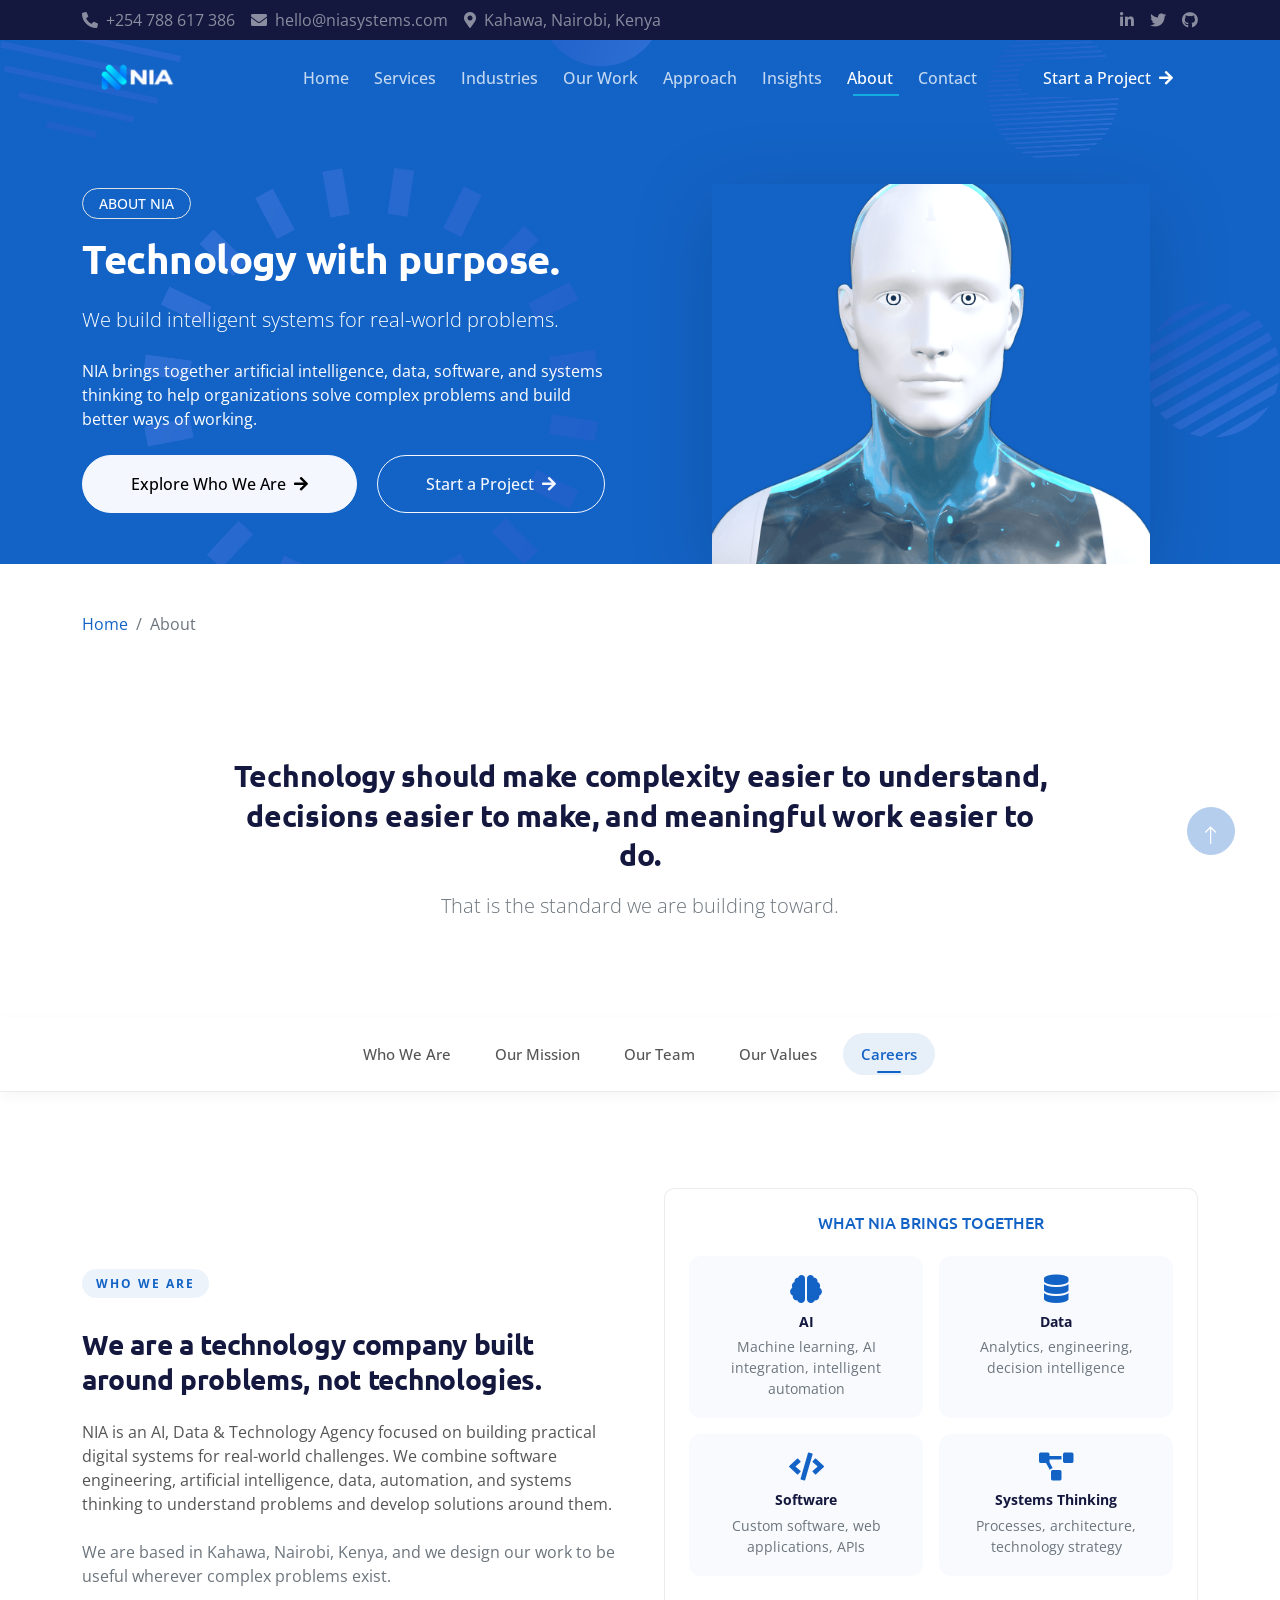
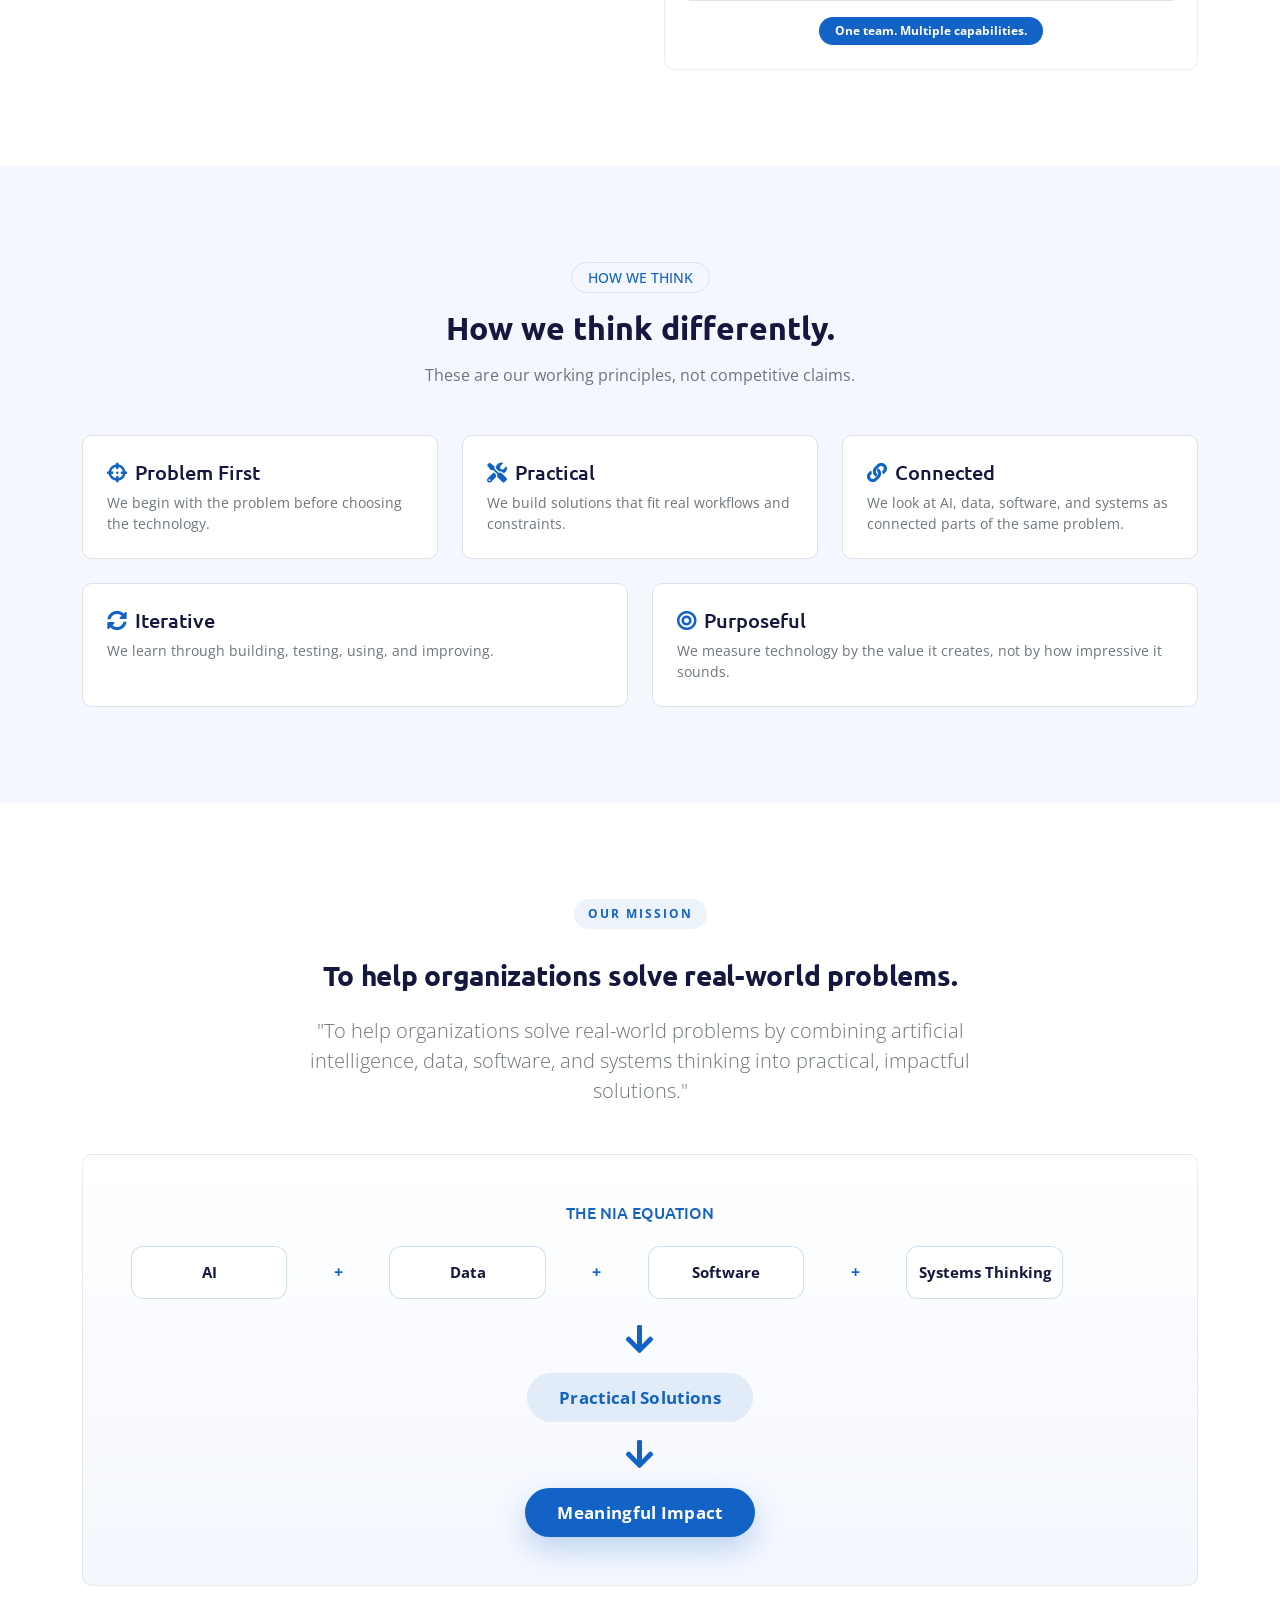
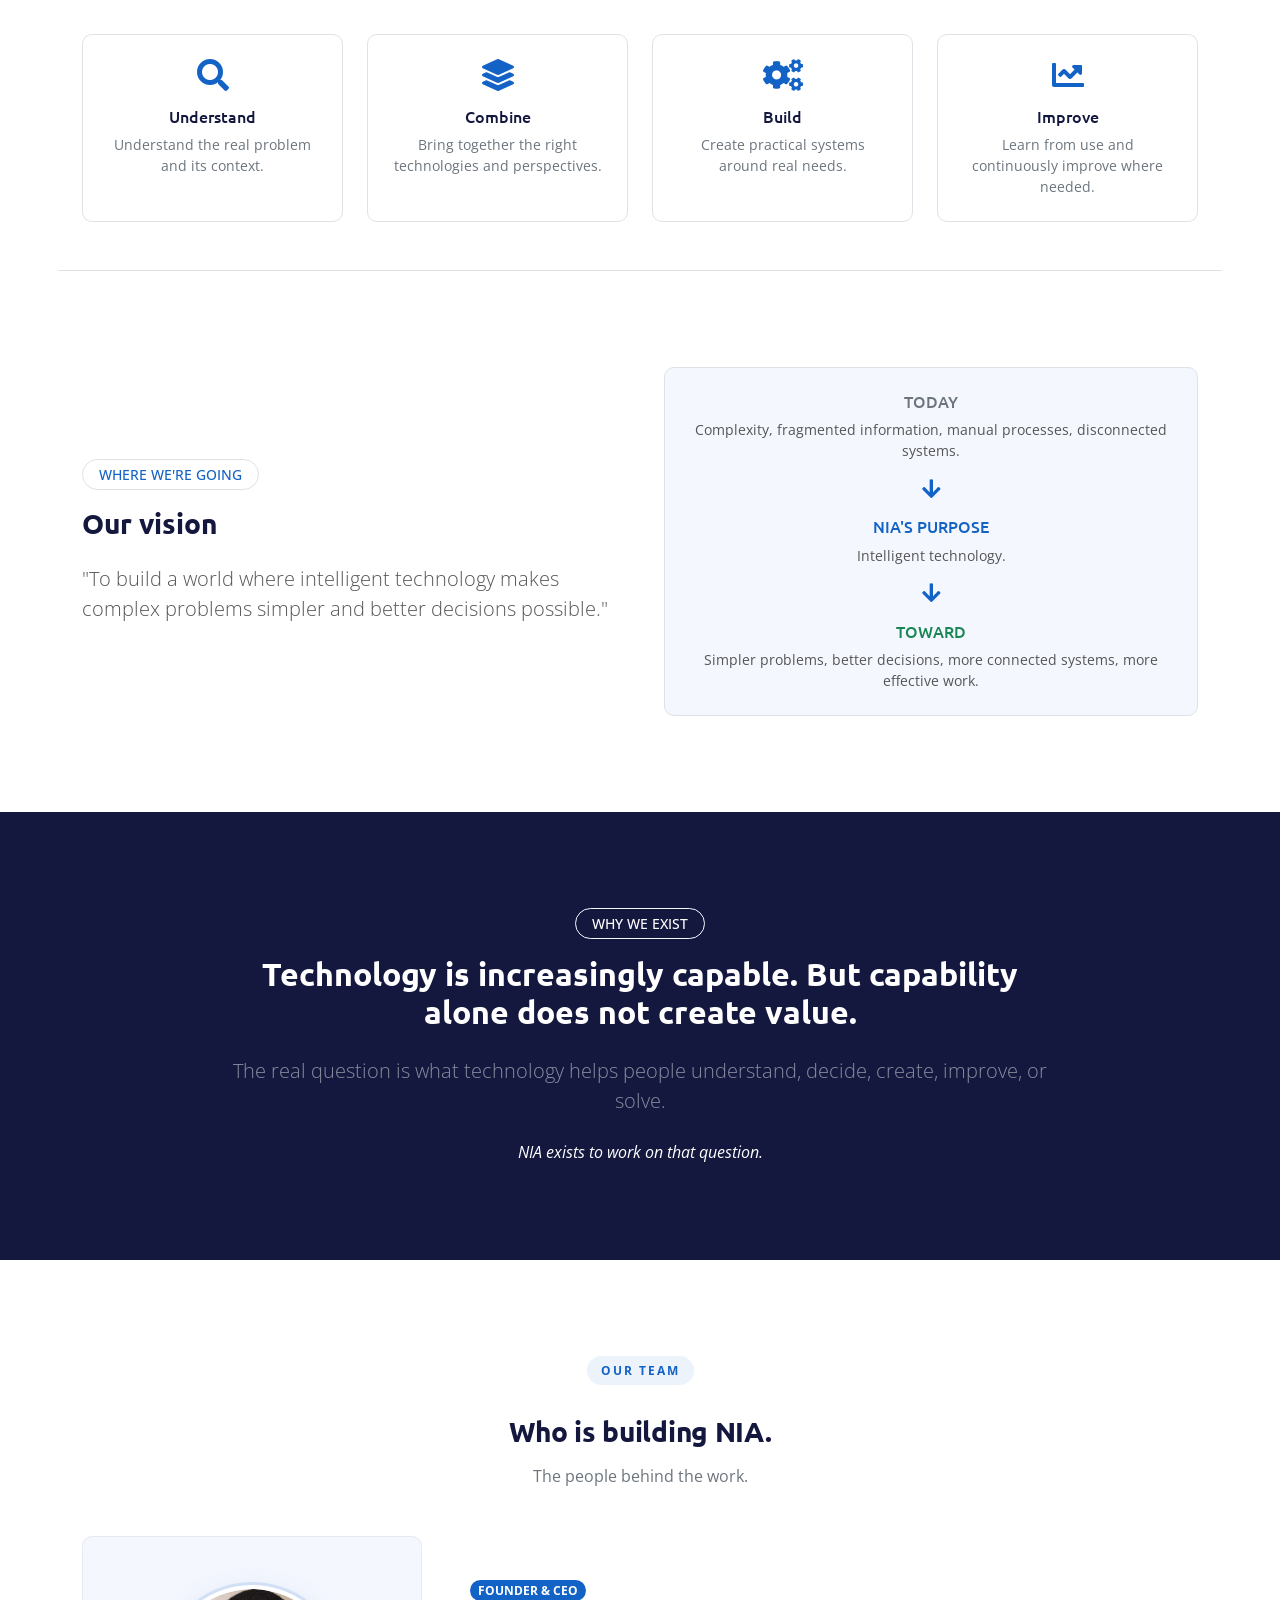
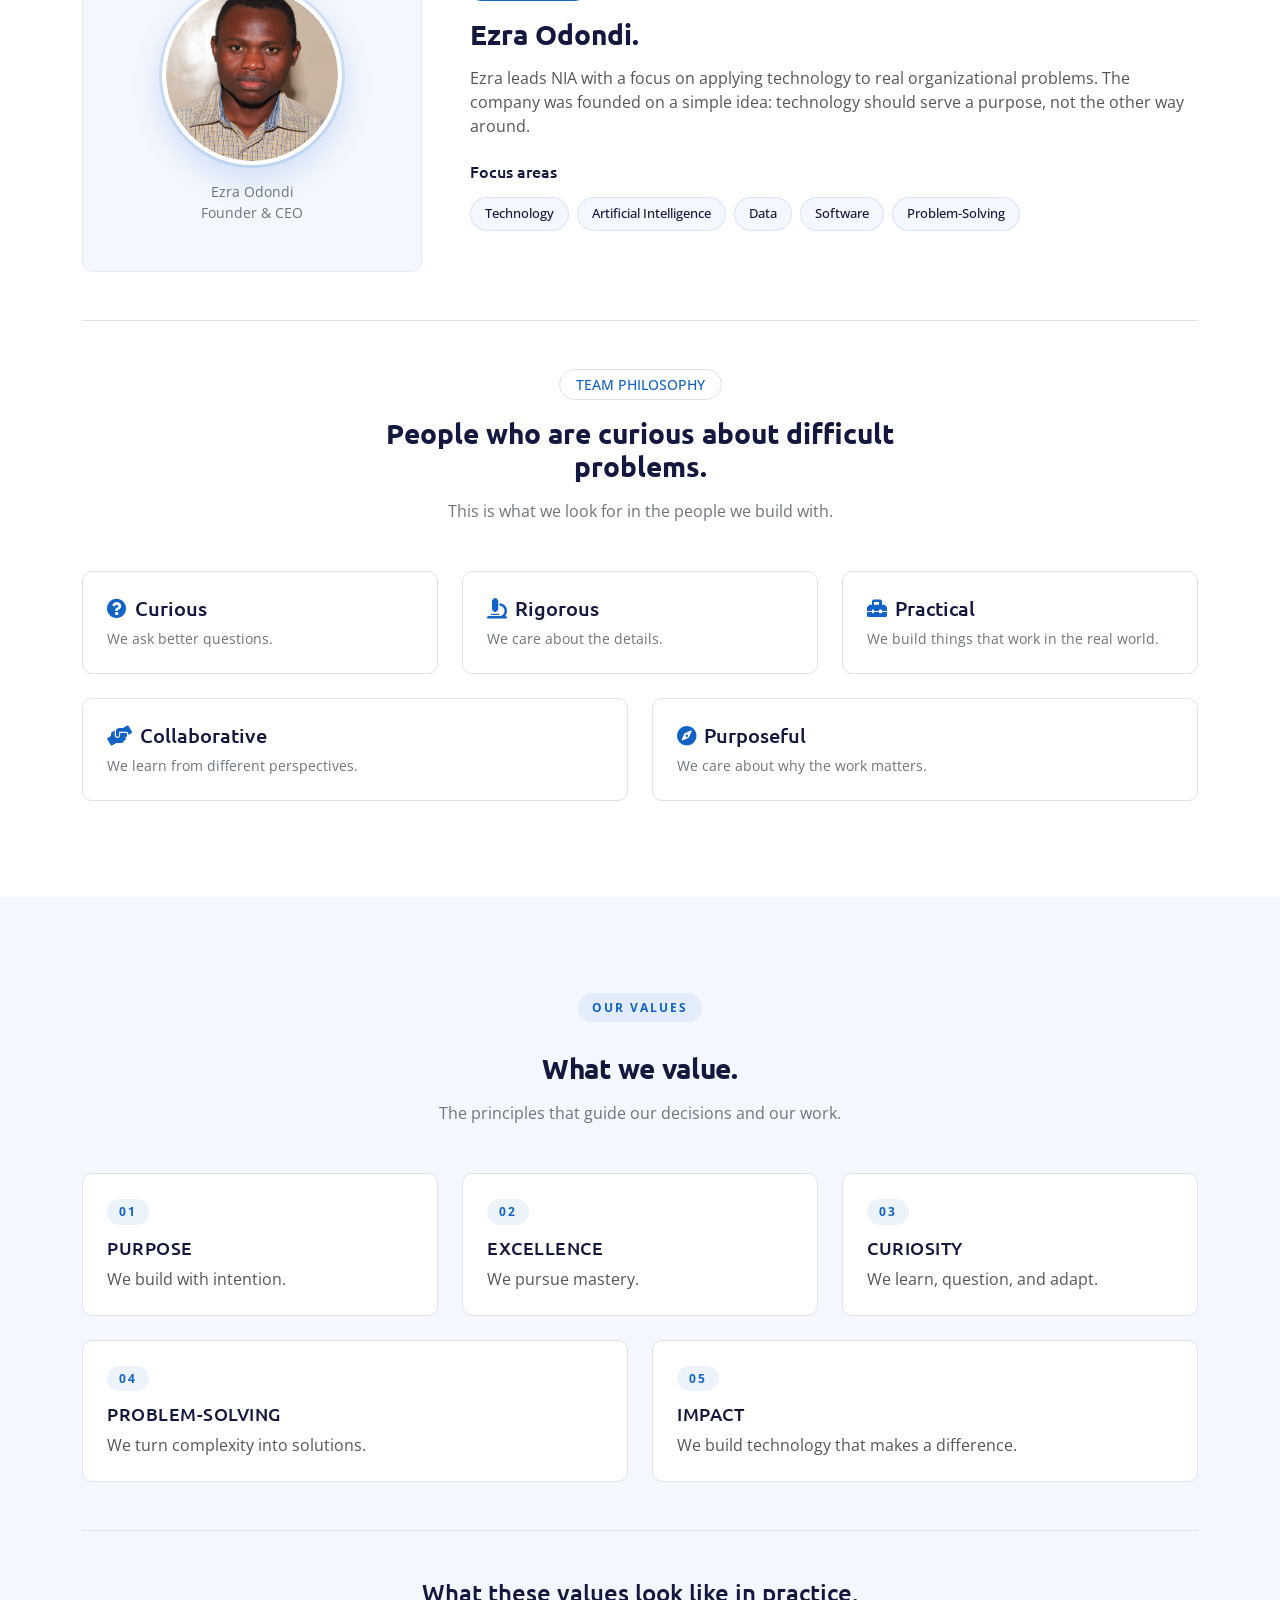
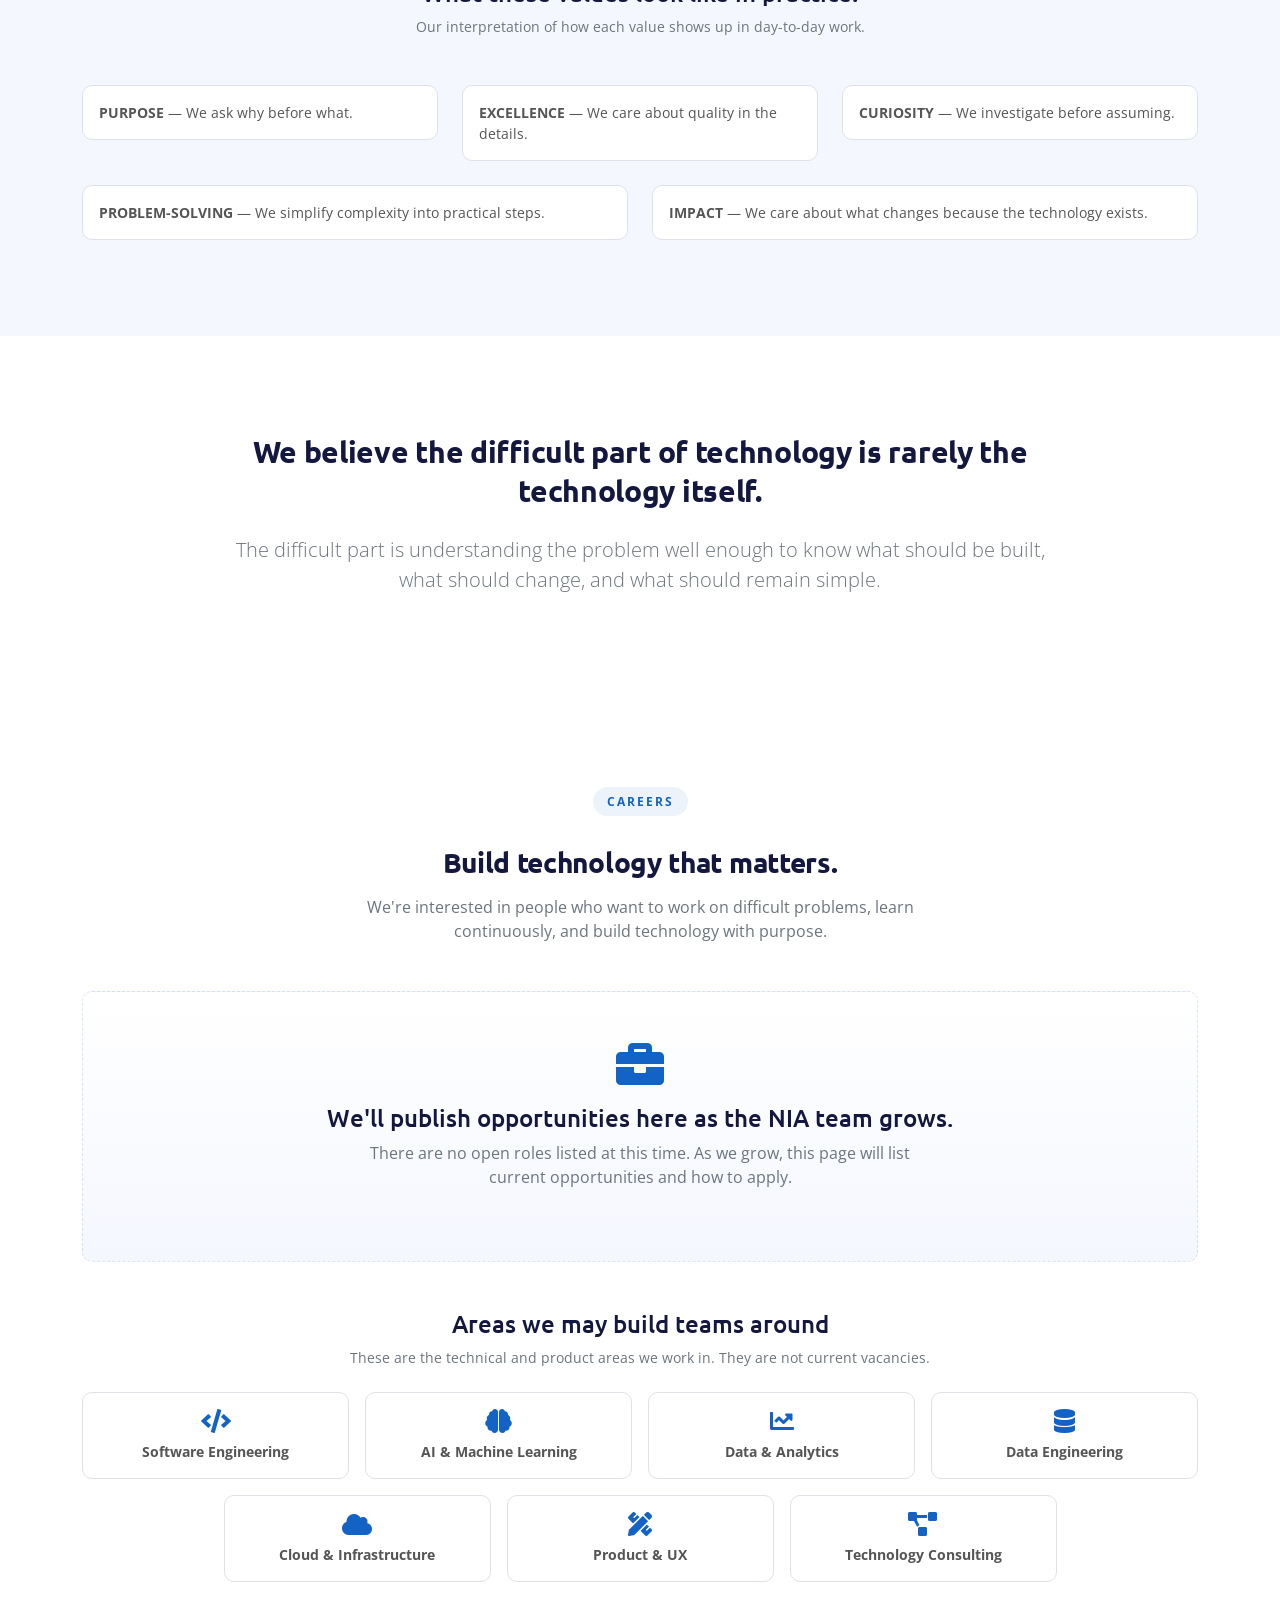
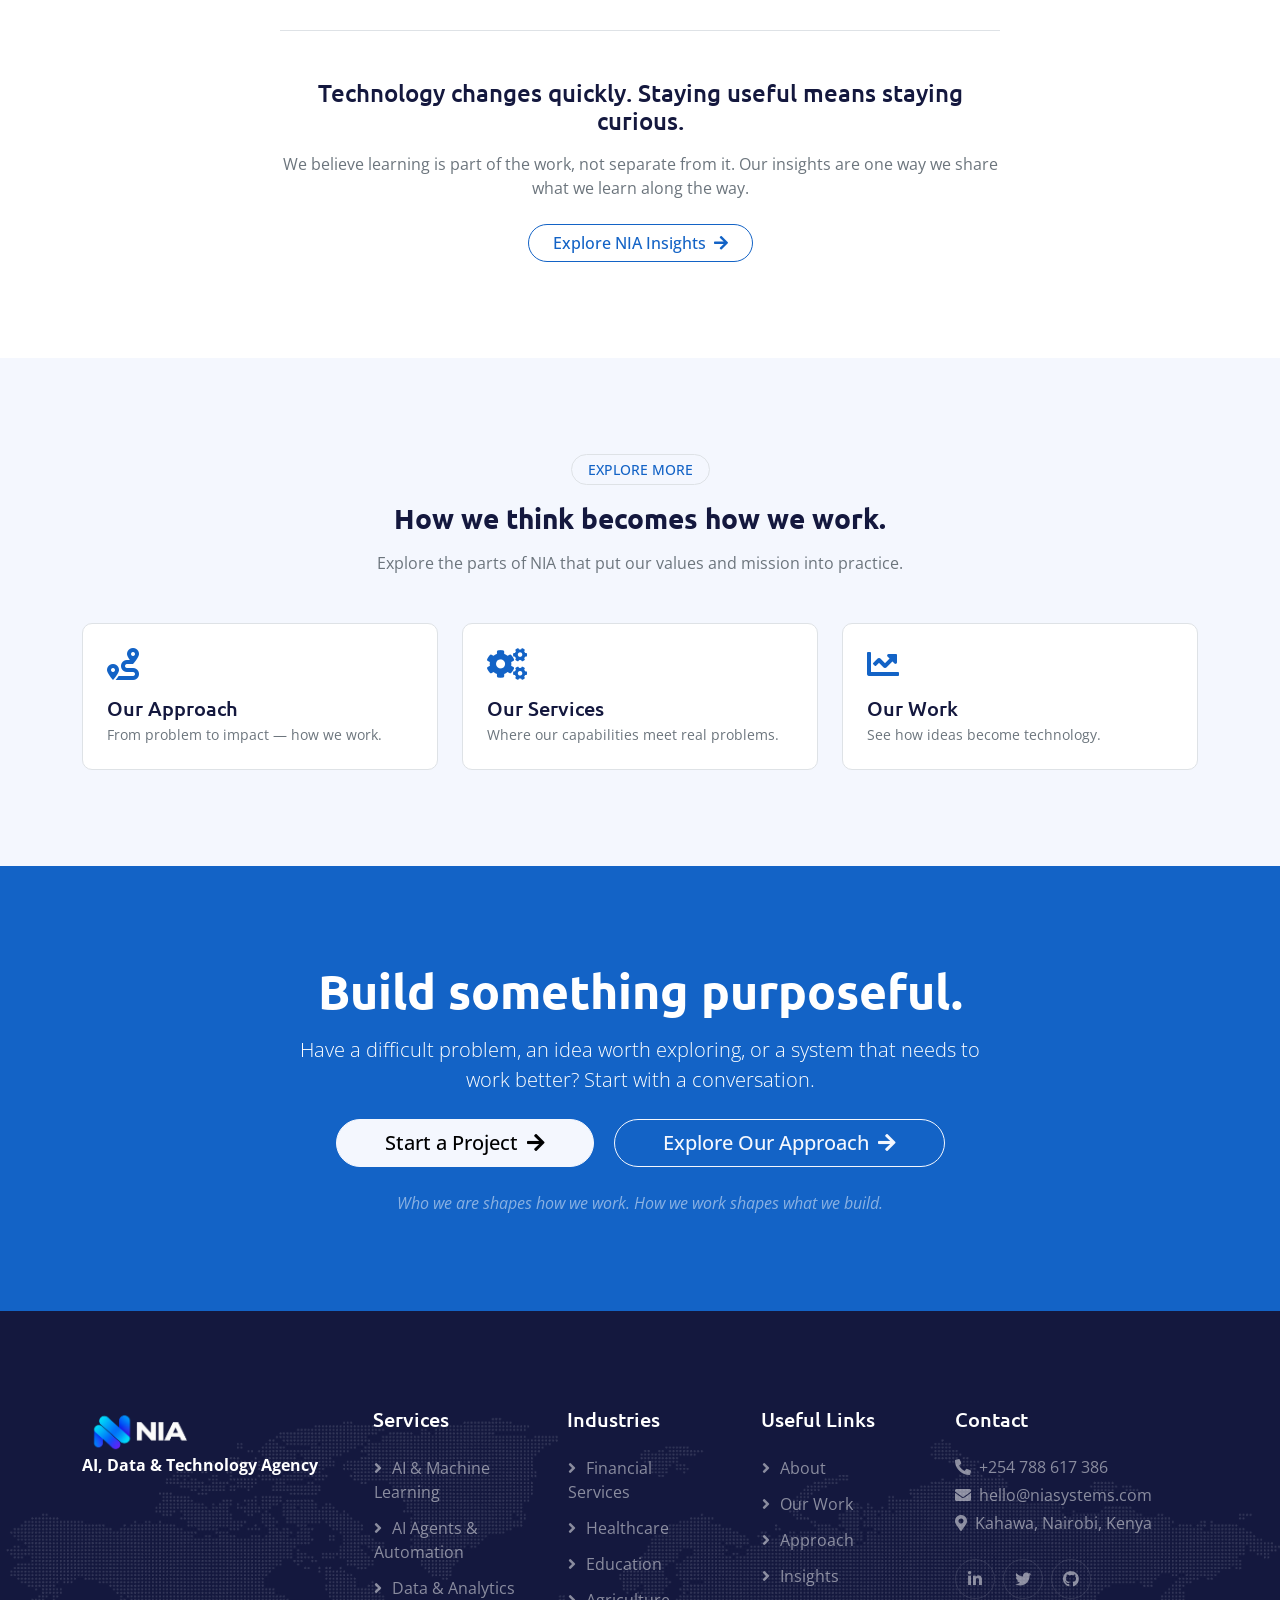
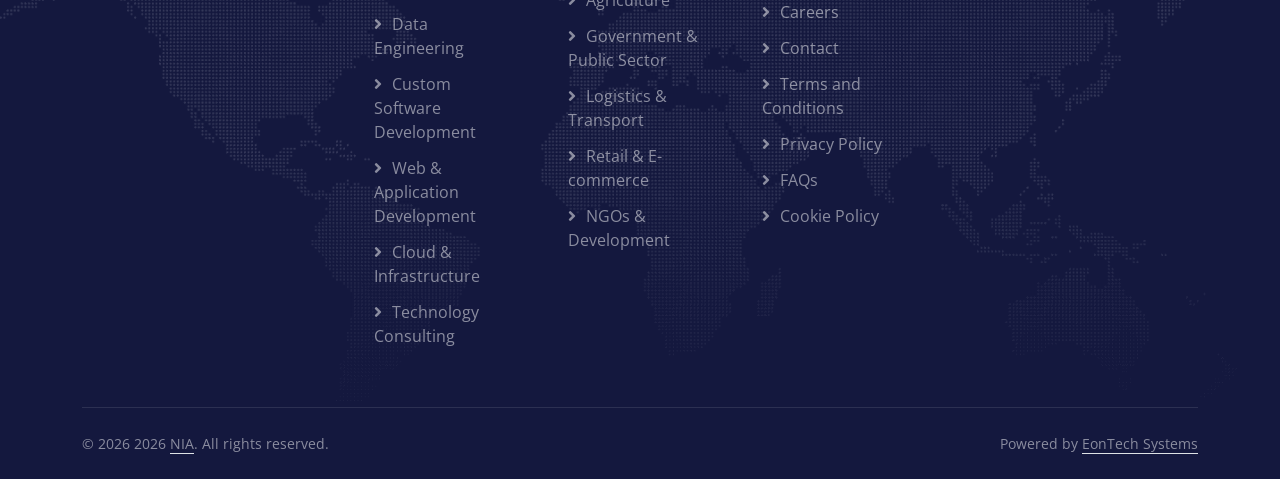
<file: nia-about.html>
<!doctype html>
<html lang="en">
  <head>
    <meta charset="utf-8" />
    <title>About NIA | AI, Data &amp; Technology Agency</title>
    <meta
      name="description"
      content="Learn about NIA, our mission, values, team, and approach to building practical AI, data, software, automation, and technology solutions."
    />
    <meta
      name="keywords"
      content="AI technology company Kenya, AI solutions, data technology, software development Nairobi, AI consulting, technology agency"
    />
    <meta name="viewport" content="width=device-width, initial-scale=1.0" />
    <meta name="theme-color" content="#1363C6" />
    <link rel="canonical" href="https://niasoftwares.com/nia-about.html" />

    <!-- Open Graph -->
    <meta
      property="og:title"
      content="About NIA | AI, Data & Technology Agency"
    />
    <meta
      property="og:description"
      content="We build intelligent systems for real-world problems. Technology with purpose."
    />
    <meta property="og:type" content="website" />
    <meta property="og:url" content="https://niasoftwares.com/nia-about.html" />
    <meta
      property="og:image"
      content="https://niasoftwares.com/img/nia-logo.png"
    />

    <!-- Twitter -->
    <meta name="twitter:card" content="summary_large_image" />
    <meta name="twitter:title" content="About NIA" />
    <meta
      name="twitter:description"
      content="We build intelligent systems for real-world problems. Technology with purpose."
    />
    <meta
      name="twitter:image"
      content="https://niasoftwares.com/img/nia-logo.png"
    />

    <!-- Favicon -->
    <link href="img/favicon.ico" rel="icon" />

    <!-- Google Web Fonts -->
    <link rel="preconnect" href="https://fonts.googleapis.com" />
    <link rel="preconnect" href="https://fonts.gstatic.com" crossorigin />
    <link
      href="https://fonts.googleapis.com/css2?family=Open+Sans:wght@400;600&family=Ubuntu:wght@500;700&display=swap"
      rel="stylesheet"
    />

    <!-- Icon Font Stylesheet -->
    <link
      href="https://cdnjs.cloudflare.com/ajax/libs/font-awesome/5.10.0/css/all.min.css"
      rel="stylesheet"
    />
    <link
      href="https://cdn.jsdelivr.net/npm/bootstrap-icons@1.4.1/font/bootstrap-icons.css"
      rel="stylesheet"
    />

    <!-- Libraries Stylesheet -->
    <link href="lib/animate/animate.min.css" rel="stylesheet" />

    <!-- Customized Bootstrap Stylesheet -->
    <link href="css/bootstrap.min.css" rel="stylesheet" />

    <!-- Template Stylesheet -->
    <link href="css/style.css" rel="stylesheet" />

    <!-- Structured Data -->
    <script type="application/ld+json">
      {
        "@context": "https://schema.org",
        "@type": "Organization",
        "name": "NIA",
        "description": "AI, Data & Technology Agency",
        "url": "https://niasoftwares.com/",
        "logo": "https://niasoftwares.com/img/nia-logo.png",
        "telephone": "+254788617386",
        "email": "hello@niasystems.com",
        "address": {
          "@type": "PostalAddress",
          "addressLocality": "Kahawa, Nairobi",
          "addressCountry": "Kenya",
          "postalCode": "43844-00609"
        },
        "founder": {
          "@type": "Person",
          "name": "Ezra Odondi."
        }
      }
    </script>
    <link rel="icon" href="img/icon-logo.JPG" type="image/png" />
    <style>
      /* ============================================================
   NIA ABOUT PAGE — PAGE-SCOPED STYLES
   Fully responsive, sleek, with device-aware typography and
   interactive sections for Who We Are, Mission, Team, Values,
   and Careers.
   ============================================================ */

      /* ---------- About Hero ---------- */
      .hero-header {
        position: relative;
        overflow: hidden;
      }
      .hero-header .display-4 {
        line-height: 1.15;
        letter-spacing: -0.5px;
      }
      .hero-header img.img-fluid {
        max-height: 460px;
        width: 100%;
        height: auto;
        object-fit: contain;
        filter: drop-shadow(0 20px 40px rgba(0, 0, 0, 0.15));
      }
      .hero-header .btn {
        transition:
          transform 0.25s ease,
          box-shadow 0.25s ease,
          background-color 0.25s ease,
          color 0.25s ease;
      }
      .hero-header .btn:hover {
        transform: translateY(-2px);
        box-shadow: 0 10px 24px rgba(0, 0, 0, 0.15);
      }

      /* ---------- Brand Statement ---------- */
      .container-fluid .display-6 {
        line-height: 1.3;
        letter-spacing: -0.3px;
      }

      /* ---------- Sticky About Navigator (Desktop) ---------- */
      .nia-about-nav-wrap {
        position: sticky;
        top: 75px;
        z-index: 900;
        background: #fff;
        border-bottom: 1px solid rgba(20, 24, 62, 0.08);
        box-shadow: 0 4px 12px rgba(20, 24, 62, 0.04);
      }
      .nia-about-nav {
        overflow-x: auto;
        scrollbar-width: none;
      }
      .nia-about-nav::-webkit-scrollbar {
        display: none;
      }
      .nia-about-nav-link {
        position: relative;
        padding: 10px 18px;
        font-size: 0.92rem;
        font-weight: 500;
        color: #555;
        text-decoration: none;
        border-radius: 50px;
        transition:
          color 0.25s ease,
          background-color 0.25s ease;
        white-space: nowrap;
      }
      .nia-about-nav-link:hover {
        color: var(--primary, #1363c6);
        background: rgba(19, 99, 198, 0.06);
      }
      .nia-about-nav-link.active {
        color: var(--primary, #1363c6);
        background: rgba(19, 99, 198, 0.1);
        font-weight: 600;
      }
      .nia-about-nav-link.active::after {
        content: "";
        position: absolute;
        left: 50%;
        bottom: 2px;
        transform: translateX(-50%);
        width: 24px;
        height: 2px;
        background: var(--primary, #1363c6);
        border-radius: 2px;
      }
      .nia-about-nav-link:focus-visible {
        outline: 2px solid var(--primary, #1363c6);
        outline-offset: 2px;
      }

      /* ---------- Mobile About Navigator ---------- */
      .nia-about-nav-wrap-mobile {
        position: sticky;
        top: 0;
        z-index: 900;
        border-bottom: 1px solid rgba(20, 24, 62, 0.06);
        box-shadow: 0 2px 8px rgba(20, 24, 62, 0.04);
      }
      .nia-about-nav-mobile {
        scrollbar-width: none;
        -webkit-overflow-scrolling: touch;
        padding-bottom: 4px;
      }
      .nia-about-nav-mobile::-webkit-scrollbar {
        display: none;
      }
      .nia-about-mobile-link {
        flex: 0 0 auto;
        white-space: nowrap;
        font-size: 0.82rem;
        font-weight: 500;
        padding: 8px 16px !important;
        transition:
          transform 0.2s ease,
          background-color 0.2s ease,
          color 0.2s ease;
      }
      .nia-about-mobile-link:hover {
        transform: translateY(-1px);
      }

      /* ---------- About Section ---------- */
      .nia-about-section {
        scroll-margin-top: 120px;
      }
      .nia-about-label {
        display: inline-block;
        font-size: 0.72rem;
        font-weight: 700;
        letter-spacing: 2px;
        text-transform: uppercase;
        color: var(--primary, #1363c6);
        padding: 6px 14px;
        background: rgba(19, 99, 198, 0.08);
        border-radius: 50px;
        margin-bottom: 12px;
      }
      .nia-about-section h2 {
        line-height: 1.25;
        letter-spacing: -0.3px;
        color: var(--dark, #14183e);
      }
      .nia-about-alt {
        background: var(--light, #f4f7fe);
      }

      /* ---------- Capability Map ---------- */
      .nia-capability-map {
        border-color: rgba(20, 24, 62, 0.08) !important;
        transition: box-shadow 0.35s ease;
      }
      .nia-capability-map:hover {
        box-shadow: 0 20px 45px rgba(19, 99, 198, 0.08);
      }
      .nia-cap-node {
        padding: 18px 12px;
        border-radius: 12px;
        background: rgba(244, 247, 254, 0.6);
        border: 1px solid transparent;
        transition:
          transform 0.3s ease,
          border-color 0.3s ease,
          background-color 0.3s ease,
          box-shadow 0.3s ease;
        height: 100%;
      }
      .nia-cap-node:hover {
        transform: translateY(-4px);
        border-color: var(--primary, #1363c6);
        background: #fff;
        box-shadow: 0 12px 24px rgba(19, 99, 198, 0.1);
      }
      .nia-cap-node i {
        font-size: 1.75rem;
        display: block;
      }
      .nia-cap-node .fw-bold {
        font-size: 0.9rem;
        color: var(--dark, #14183e);
        margin-bottom: 4px;
      }

      /* ---------- How We Think Cards ---------- */
      .bg-light .rounded.border.h-100 {
        transition:
          transform 0.3s ease,
          border-color 0.3s ease,
          box-shadow 0.3s ease;
      }
      .bg-light .rounded.border.h-100:hover {
        transform: translateY(-4px);
        border-color: var(--primary, #1363c6) !important;
        box-shadow: 0 16px 36px rgba(19, 99, 198, 0.08);
      }
      .bg-light .rounded.border.h-100 h5 {
        color: var(--dark, #14183e);
        font-weight: 600;
      }

      /* ---------- NIA Equation ---------- */
      .nia-equation {
        border-color: rgba(20, 24, 62, 0.08) !important;
        background: linear-gradient(
          180deg,
          #ffffff 0%,
          var(--light, #f4f7fe) 100%
        );
      }
      .nia-eq-node {
        padding: 14px 8px;
        background: #fff;
        border: 1px solid rgba(19, 99, 198, 0.2);
        border-radius: 12px;
        font-size: 0.95rem;
        font-weight: 700;
        color: var(--dark, #14183e);
        transition:
          transform 0.3s ease,
          border-color 0.3s ease,
          box-shadow 0.3s ease;
      }
      .nia-eq-node:hover {
        transform: translateY(-3px);
        border-color: var(--primary, #1363c6);
        box-shadow: 0 10px 24px rgba(19, 99, 198, 0.1);
      }
      .nia-eq-result {
        display: inline-block;
        padding: 12px 32px;
        background: rgba(19, 99, 198, 0.1);
        color: var(--primary, #1363c6);
        font-weight: 700;
        font-size: 1.05rem;
        border-radius: 50px;
        letter-spacing: 0.3px;
      }
      .nia-eq-final {
        background: var(--primary, #1363c6);
        color: #fff;
        box-shadow: 0 12px 30px rgba(19, 99, 198, 0.25);
      }

      /* ---------- Founder Profile ---------- */
      /* ---------- Founder Profile ---------- */
      .nia-founder-visual {
        border-radius: 16px;
        border: 1px solid rgba(20, 24, 62, 0.06);
        transition:
          transform 0.3s ease,
          box-shadow 0.3s ease;
      }
      .nia-founder-visual:hover {
        transform: translateY(-4px);
        box-shadow: 0 20px 45px rgba(19, 99, 198, 0.08);
      }

      /* Fixed-size circular avatar — same on every device */
      .nia-founder-avatar {
        width: 180px;
        height: 180px;
        min-width: 180px;
        min-height: 180px;
        border-radius: 50%;
        overflow: hidden;
        display: flex;
        align-items: center;
        justify-content: center;
        background: #fff;
        border: 4px solid #fff;
        box-shadow:
          0 12px 32px rgba(19, 99, 198, 0.18),
          0 0 0 3px rgba(19, 99, 198, 0.12);
        transition:
          transform 0.35s ease,
          box-shadow 0.35s ease;
        position: relative;
      }
      .nia-founder-avatar img {
        width: 100%;
        height: 100%;
        object-fit: cover;
        object-position: center top;
        display: block;
        border-radius: 50%;
      }
      .nia-founder-visual:hover .nia-founder-avatar {
        transform: scale(1.04);
        box-shadow:
          0 16px 40px rgba(19, 99, 198, 0.25),
          0 0 0 3px rgba(19, 99, 198, 0.2);
      }

      /* ---------- Tech Pills (reused from Work page) ---------- */
      .nia-tech-pills {
        display: flex;
        flex-wrap: wrap;
        gap: 8px;
      }
      .nia-tech-pill {
        display: inline-block;
        padding: 6px 14px;
        border-radius: 50px;
        background: var(--light, #f4f7fe);
        color: var(--dark, #14183e);
        font-size: 0.82rem;
        font-weight: 500;
        border: 1px solid rgba(19, 99, 198, 0.12);
        transition:
          background-color 0.2s ease,
          color 0.2s ease,
          border-color 0.2s ease,
          transform 0.2s ease;
      }
      .nia-tech-pill:hover {
        background: var(--primary, #1363c6);
        color: #fff;
        border-color: var(--primary, #1363c6);
        transform: translateY(-1px);
      }

      /* ---------- Team Philosophy / Values Cards ---------- */
      .nia-value-card {
        position: relative;
        overflow: hidden;
        transition:
          transform 0.35s ease,
          border-color 0.35s ease,
          box-shadow 0.35s ease;
      }
      .nia-value-card::before {
        content: "";
        position: absolute;
        top: 0;
        left: 0;
        width: 4px;
        height: 0;
        background: var(--primary, #1363c6);
        transition: height 0.35s ease;
      }
      .nia-value-card:hover {
        transform: translateY(-4px);
        border-color: var(--primary, #1363c6) !important;
        box-shadow: 0 18px 40px rgba(19, 99, 198, 0.1);
      }
      .nia-value-card:hover::before {
        height: 100%;
      }
      .nia-value-num {
        display: inline-block;
        font-size: 0.72rem;
        font-weight: 700;
        letter-spacing: 2px;
        color: var(--primary, #1363c6);
        padding: 4px 12px;
        background: rgba(19, 99, 198, 0.08);
        border-radius: 50px;
        margin-bottom: 12px;
      }
      .nia-value-card h4 {
        color: var(--dark, #14183e);
        font-size: 1.15rem;
        letter-spacing: 0.5px;
      }

      /* ---------- Empty Editorial (Careers) ---------- */
      .nia-empty-editorial {
        background: linear-gradient(
          180deg,
          #ffffff 0%,
          var(--light, #f4f7fe) 100%
        );
        border-color: rgba(19, 99, 198, 0.15) !important;
        border-style: dashed !important;
      }
      .nia-empty-editorial i {
        color: var(--primary, #1363c6);
      }
      .nia-empty-editorial h4 {
        color: var(--dark, #14183e);
      }

      /* ---------- Careers Talent Cards ---------- */
      #careers .p-3.bg-white.rounded.border {
        transition:
          transform 0.3s ease,
          border-color 0.3s ease,
          box-shadow 0.3s ease,
          background-color 0.3s ease;
      }
      #careers .p-3.bg-white.rounded.border:hover {
        transform: translateY(-4px);
        border-color: var(--primary, #1363c6) !important;
        box-shadow: 0 12px 28px rgba(19, 99, 198, 0.08);
      }
      #careers .p-3.bg-white.rounded.border i {
        font-size: 1.5rem;
        display: block;
      }

      /* ---------- Cross-Link Cards ---------- */
      a.p-4.bg-white.rounded.border.h-100.text-decoration-none {
        transition:
          transform 0.35s ease,
          border-color 0.35s ease,
          box-shadow 0.35s ease;
      }
      a.p-4.bg-white.rounded.border.h-100.text-decoration-none:hover {
        transform: translateY(-5px);
        border-color: var(--primary, #1363c6) !important;
        box-shadow: 0 20px 45px rgba(19, 99, 198, 0.1);
      }

      /* ---------- Final CTA ---------- */
      .bg-primary.text-white h2.display-5 {
        line-height: 1.2;
      }

      /* ============================================================
   RESPONSIVE — device-aware typography and spacing
   ============================================================ */

      /* Large Desktop (≥1400px) */
      @media (min-width: 1400px) {
        .hero-header .display-4 {
          font-size: 3.25rem;
        }
        .nia-about-section h2 {
          font-size: 2rem;
        }
        .container-fluid .display-6 {
          font-size: 2.25rem;
        }
      }

      /* Standard Desktop (992–1399px) */
      @media (min-width: 992px) and (max-width: 1399.98px) {
        .hero-header .display-4 {
          font-size: 2.5rem;
        }
        .nia-about-section h2 {
          font-size: 1.75rem;
        }
        .container-fluid .display-6 {
          font-size: 1.9rem;
        }
        .hero-header img.img-fluid {
          max-height: 380px;
        }
      }

      /* Tablet (768–991px) */
      @media (min-width: 768px) and (max-width: 991.98px) {
        .hero-header {
          text-align: center;
        }
        .hero-header .display-4 {
          font-size: 2.1rem;
        }
        .hero-header img.img-fluid {
          max-height: 320px;
          margin-top: 24px;
        }
        .nia-about-section h2 {
          font-size: 1.6rem;
        }
        .container-fluid .display-6 {
          font-size: 1.6rem;
        }
        .nia-about-nav-wrap {
          top: 70px;
        }
        .nia-eq-result {
          font-size: 0.95rem;
          padding: 10px 24px;
        }
      }

      /* Mobile Landscape / Small Tablet (576–767px) */
      @media (min-width: 576px) and (max-width: 767.98px) {
        .hero-header .display-4 {
          font-size: 1.85rem;
        }
        .hero-header img.img-fluid {
          max-height: 280px;
        }
        .nia-about-section h2 {
          font-size: 1.45rem;
        }
        .container-fluid .display-6 {
          font-size: 1.4rem;
        }
        .nia-about-section {
          scroll-margin-top: 100px;
        }
        .nia-eq-node {
          font-size: 0.85rem;
          padding: 12px 6px;
        }
        .nia-eq-result {
          font-size: 0.9rem;
          padding: 10px 22px;
        }
      }

      /* Mobile (375–575px) */
      @media (min-width: 375px) and (max-width: 575.98px) {
        .hero-header {
          text-align: center;
        }
        .hero-header .display-4 {
          font-size: 1.65rem;
        }
        .hero-header p {
          font-size: 0.95rem;
        }
        .hero-header img.img-fluid {
          max-height: 240px;
          margin-top: 20px;
        }
        .hero-header .btn {
          font-size: 0.9rem;
          padding: 10px 22px !important;
        }
        .nia-about-section h2 {
          font-size: 1.3rem;
        }
        .container-fluid .display-6 {
          font-size: 1.2rem;
        }
        .nia-about-section {
          scroll-margin-top: 90px;
        }
        .nia-about-label {
          font-size: 0.68rem;
          padding: 5px 12px;
        }
        .nia-value-card h4 {
          font-size: 1rem;
        }
        .nia-value-num {
          font-size: 0.68rem;
          padding: 3px 10px;
        }
        .nia-cap-node {
          padding: 14px 10px;
        }
        .nia-cap-node i {
          font-size: 1.5rem;
        }
        .nia-cap-node .fw-bold {
          font-size: 0.82rem;
        }
        .nia-cap-node p {
          font-size: 0.75rem;
        }
        .nia-eq-node {
          font-size: 0.8rem;
          padding: 10px 4px;
        }
        .nia-eq-result {
          font-size: 0.85rem;
          padding: 8px 18px;
        }

        .nia-tech-pill {
          font-size: 0.75rem;
          padding: 5px 12px;
        }
        .nia-about-mobile-link {
          font-size: 0.78rem;
          padding: 7px 14px !important;
        }
        .bg-primary .btn-lg {
          font-size: 0.92rem;
          padding: 12px 28px !important;
        }
      }

      /* Small Mobile (320–374px) */
      @media (max-width: 374.98px) {
        .hero-header .display-4 {
          font-size: 1.45rem;
        }
        .hero-header p {
          font-size: 0.9rem;
        }
        .hero-header img.img-fluid {
          max-height: 200px;
        }
        .hero-header .btn {
          font-size: 0.85rem;
          padding: 9px 18px !important;
          display: block;
          width: 100%;
          margin: 0 0 10px 0 !important;
        }
        .nia-about-section h2 {
          font-size: 1.15rem;
        }
        .container-fluid .display-6 {
          font-size: 1.1rem;
        }
        .nia-about-label {
          font-size: 0.65rem;
          padding: 4px 10px;
        }
        .nia-value-card h4 {
          font-size: 0.95rem;
        }
        .nia-cap-node i {
          font-size: 1.35rem;
        }
        .nia-cap-node .fw-bold {
          font-size: 0.78rem;
        }
        .nia-cap-node p {
          font-size: 0.72rem;
        }
        .nia-eq-node {
          font-size: 0.75rem;
          padding: 8px 3px;
        }
        .nia-eq-result {
          font-size: 0.8rem;
          padding: 7px 15px;
        }

        .nia-about-mobile-link {
          font-size: 0.74rem;
          padding: 6px 12px !important;
        }
        .bg-primary .btn-lg {
          font-size: 0.85rem;
          padding: 11px 22px !important;
          display: block;
          width: 100%;
          margin: 0 0 12px 0 !important;
        }
      }

      /* ---------- Print ---------- */
      @media print {
        .nia-about-nav-wrap,
        .nia-about-nav-wrap-mobile,
        .back-to-top,
        .sticky-top,
        .footer {
          display: none !important;
        }
        .nia-about-section {
          break-inside: avoid;
          page-break-inside: avoid;
        }
        a {
          text-decoration: none;
          color: #000;
        }
      }
      @media (max-width: 419.98px) {
        .nia-founder-avatar {
          width: 160px;
          height: 160px;
          min-width: 160px;
          min-height: 160px;
        }
      }
      /* ---------- Reduced Motion ---------- */
      @media (prefers-reduced-motion: reduce) {
        .hero-header .btn,
        .nia-cap-node,
        .nia-eq-node,
        .nia-value-card,
        .nia-founder-visual,
        .nia-founder-avatar,
        .nia-tech-pill,
        .nia-about-nav-link,
        .nia-about-mobile-link,
        a.p-4.bg-white.rounded.border.h-100.text-decoration-none,
        #careers .p-3.bg-white.rounded.border {
          transition: none !important;
          transform: none !important;
        }
      }
    </style>
  </head>

  <body>
    <!-- Spinner Start -->
    <div
      id="spinner"
      class="show bg-white position-fixed translate-middle w-100 vh-100 top-50 start-50 d-flex align-items-center justify-content-center"
    >
      <div
        class="spinner-grow text-primary"
        style="width: 3rem; height: 3rem"
        role="status"
      >
        <span class="sr-only">Loading...</span>
      </div>
    </div>
    <!-- Spinner End -->

    <!-- Top Bar Start -->
    <div class="container-fluid bg-dark text-white-50 py-2 d-none d-lg-block">
      <div class="container">
        <div class="d-flex justify-content-between align-items-center">
          <div class="d-flex align-items-center">
            <a class="text-white-50 me-3" href="tel:+254788617386"
              ><i class="fa fa-phone-alt me-2"></i>+254 788 617 386</a
            >
            <a class="text-white-50 me-3" href="mailto:hello@niasystems.com"
              ><i class="fa fa-envelope me-2"></i>hello@niasystems.com</a
            >
            <span class="text-white-50"
              ><i class="fa fa-map-marker-alt me-2"></i>Kahawa, Nairobi,
              Kenya</span
            >
          </div>
          <div class="d-flex">
            <a class="text-white-50 me-3" href="#"
              ><i class="fab fa-linkedin-in"></i
            ></a>
            <a class="text-white-50 me-3" href="#"
              ><i class="fab fa-twitter"></i
            ></a>
            <a class="text-white-50" href="#"><i class="fab fa-github"></i></a>
          </div>
        </div>
      </div>
    </div>
    <!-- Top Bar End -->

    <!-- Navbar Start (About Active) -->
    <div class="container-fluid sticky-top">
      <div class="container">
        <nav class="navbar navbar-expand-lg navbar-dark p-0">
          <a href="index.html" class="navbar-brand">
            <img src="img/nia-logo.png" alt="NIA" style="height: 45px" />
          </a>
          <button
            type="button"
            class="navbar-toggler ms-auto me-0"
            data-bs-toggle="collapse"
            data-bs-target="#navbarCollapse"
          >
            <span class="navbar-toggler-icon"></span>
          </button>
          <div class="collapse navbar-collapse" id="navbarCollapse">
            <div class="navbar-nav ms-auto align-items-lg-center">
              <a href="index.html" class="nav-item nav-link">Home</a>

              <!-- Mega Menu: Services -->
              <div class="nav-item dropdown mega-menu">
                <a
                  href="#"
                  class="nav-link dropdown-toggle"
                  data-bs-toggle="dropdown"
                  >Services</a
                >
                <div class="dropdown-menu mega-dropdown">
                  <div class="row g-0">
                    <div class="col-lg-3 col-md-6">
                      <div class="mega-col">
                        <h6 class="mega-heading">AI, Automation &amp; ML</h6>
                        <a href="nia-services.html#ai-ml" class="mega-link"
                          >AI &amp; Machine Learning</a
                        >
                        <a href="nia-services.html#ai-agents" class="mega-link"
                          >AI Agents &amp; Automation</a
                        >
                        <a
                          href="nia-services.html#data-analytics"
                          class="mega-link"
                          >Data &amp; Analytics</a
                        >
                        <a
                          href="nia-services.html#data-engineering"
                          class="mega-link"
                          >Data Engineering</a
                        >
                      </div>
                    </div>
                    <div class="col-lg-3 col-md-6">
                      <div class="mega-col">
                        <h6 class="mega-heading">Development</h6>
                        <a
                          href="nia-services.html#custom-software"
                          class="mega-link"
                          >Custom Software Development</a
                        >
                        <a href="nia-services.html#web-app" class="mega-link"
                          >Web &amp; Application Development</a
                        >
                        <a
                          href="nia-services.html#cloud-infra"
                          class="mega-link"
                          >Cloud &amp; Infrastructure</a
                        >
                        <a href="nia-services.html#consulting" class="mega-link"
                          >Technology Consulting</a
                        >
                      </div>
                    </div>
                    <div class="col-lg-6 d-none d-lg-block">
                      <div class="mega-feature">
                        <i class="fa fa-cogs fa-2x text-primary mb-2"></i>
                        <h6 class="text-white">
                          Technology designed around your problems.
                        </h6>
                        <p class="small text-white-50 mb-2">
                          From AI to custom software, we build what your
                          organisation actually needs.
                        </p>
                        <a
                          href="nia-services.html"
                          class="btn btn-sm btn-primary rounded-pill px-3"
                          >Explore All Services
                          <i class="fa fa-arrow-right ms-1"></i
                        ></a>
                      </div>
                    </div>
                  </div>
                </div>
              </div>

              <!-- Mega Menu: Industries -->
              <div class="nav-item dropdown mega-menu">
                <a
                  href="#"
                  class="nav-link dropdown-toggle"
                  data-bs-toggle="dropdown"
                  >Industries</a
                >
                <div class="dropdown-menu mega-dropdown">
                  <div class="row g-0">
                    <div class="col-lg-3 col-md-6">
                      <div class="mega-col">
                        <h6 class="mega-heading">Sectors</h6>
                        <a href="nia-industries.html#finance" class="mega-link"
                          >Financial Services</a
                        >
                        <a
                          href="nia-industries.html#healthcare"
                          class="mega-link"
                          >Healthcare</a
                        >
                        <a
                          href="nia-industries.html#education"
                          class="mega-link"
                          >Education</a
                        >
                        <a
                          href="nia-industries.html#agriculture"
                          class="mega-link"
                          >Agriculture</a
                        >
                      </div>
                    </div>
                    <div class="col-lg-3 col-md-6">
                      <div class="mega-col">
                        <h6 class="mega-heading">Public &amp; Commerce</h6>
                        <a
                          href="nia-industries.html#government"
                          class="mega-link"
                          >Government &amp; Public Sector</a
                        >
                        <a
                          href="nia-industries.html#logistics"
                          class="mega-link"
                          >Logistics &amp; Transport</a
                        >
                        <a href="nia-industries.html#retail" class="mega-link"
                          >Retail &amp; E-commerce</a
                        >
                        <a href="nia-industries.html#ngos" class="mega-link"
                          >NGOs &amp; Development</a
                        >
                      </div>
                    </div>
                    <div class="col-lg-6 d-none d-lg-block">
                      <div class="mega-feature">
                        <i
                          class="fa fa-globe-africa fa-2x text-primary mb-2"
                        ></i>
                        <h6 class="text-white">
                          Solutions shaped around real-world industries.
                        </h6>
                        <p class="small text-white-50 mb-2">
                          We understand the context behind the technology.
                        </p>
                        <a
                          href="nia-industries.html"
                          class="btn btn-sm btn-primary rounded-pill px-3"
                          >Explore Industries
                          <i class="fa fa-arrow-right ms-1"></i
                        ></a>
                      </div>
                    </div>
                  </div>
                </div>
              </div>

              <!-- Mega Menu: Our Work -->
              <div class="nav-item dropdown mega-menu">
                <a
                  href="#"
                  class="nav-link dropdown-toggle"
                  data-bs-toggle="dropdown"
                  >Our Work</a
                >
                <div class="dropdown-menu mega-dropdown">
                  <div class="row g-0">
                    <div class="col-lg-3 col-md-6">
                      <div class="mega-col">
                        <h6 class="mega-heading">Evidence</h6>
                        <a href="nia-work.html#case-studies" class="mega-link"
                          >Case Studies</a
                        >
                        <a href="nia-work.html#projects" class="mega-link"
                          >Projects</a
                        >
                        <a href="nia-work.html#client-results" class="mega-link"
                          >Client Results</a
                        >
                      </div>
                    </div>
                    <div class="col-lg-3 col-md-6">
                      <div class="mega-col">
                        <h6 class="mega-heading">Coming Soon</h6>
                        <span class="mega-link disabled"
                          >Project Dashboard</span
                        >
                        <span class="mega-link disabled">Client Portal</span>
                      </div>
                    </div>
                    <div class="col-lg-6 d-none d-lg-block">
                      <div class="mega-feature">
                        <i class="fa fa-chart-line fa-2x text-primary mb-2"></i>
                        <h6 class="text-white">
                          Technology that delivers outcomes.
                        </h6>
                        <p class="small text-white-50 mb-2">
                          Real projects will be populated from the NIA
                          dashboard.
                        </p>
                        <a
                          href="nia-work.html"
                          class="btn btn-sm btn-primary rounded-pill px-3"
                          >View Our Work <i class="fa fa-arrow-right ms-1"></i
                        ></a>
                      </div>
                    </div>
                  </div>
                </div>
              </div>

              <!-- Mega Menu: Approach -->
              <div class="nav-item dropdown mega-menu">
                <a
                  href="#"
                  class="nav-link dropdown-toggle"
                  data-bs-toggle="dropdown"
                  >Approach</a
                >
                <div class="dropdown-menu mega-dropdown">
                  <div class="row g-0">
                    <div class="col-lg-3 col-md-6">
                      <div class="mega-col">
                        <h6 class="mega-heading">Process</h6>
                        <a
                          href="nia-approach.html#how-we-work"
                          class="mega-link"
                          >How We Work</a
                        >
                        <a href="nia-approach.html#discovery" class="mega-link"
                          >Discovery</a
                        >
                        <a href="nia-approach.html#strategy" class="mega-link"
                          >Strategy</a
                        >
                        <a href="nia-approach.html#design-dev" class="mega-link"
                          >Design &amp; Development</a
                        >
                      </div>
                    </div>
                    <div class="col-lg-3 col-md-6">
                      <div class="mega-col">
                        <h6 class="mega-heading">Delivery</h6>
                        <a href="nia-approach.html#deployment" class="mega-link"
                          >Deployment</a
                        >
                        <a href="nia-approach.html#support" class="mega-link"
                          >Support &amp; Scaling</a
                        >
                      </div>
                    </div>
                    <div class="col-lg-6 d-none d-lg-block">
                      <div class="mega-feature">
                        <i class="fa fa-route fa-2x text-primary mb-2"></i>
                        <h6 class="text-white">From problem to impact.</h6>
                        <p class="small text-white-50 mb-2">
                          A clear, structured path from understanding to scale.
                        </p>
                        <a
                          href="nia-approach.html"
                          class="btn btn-sm btn-primary rounded-pill px-3"
                          >See Our Approach
                          <i class="fa fa-arrow-right ms-1"></i
                        ></a>
                      </div>
                    </div>
                  </div>
                </div>
              </div>

              <!-- Mega Menu: Insights -->
              <div class="nav-item dropdown mega-menu">
                <a
                  href="#"
                  class="nav-link dropdown-toggle"
                  data-bs-toggle="dropdown"
                  >Insights</a
                >
                <div class="dropdown-menu mega-dropdown">
                  <div class="row g-0">
                    <div class="col-lg-3 col-md-6">
                      <div class="mega-col">
                        <h6 class="mega-heading">Knowledge</h6>
                        <a href="nia-insights.html#articles" class="mega-link"
                          >Articles</a
                        >
                        <a href="nia-insights.html#research" class="mega-link"
                          >Research</a
                        >
                        <a href="nia-insights.html#guides" class="mega-link"
                          >Guides</a
                        >
                        <a href="nia-insights.html#reports" class="mega-link"
                          >Reports</a
                        >
                      </div>
                    </div>
                    <div class="col-lg-3 col-md-6">
                      <div class="mega-col">
                        <h6 class="mega-heading">Coming Soon</h6>
                        <span class="mega-link disabled"
                          >AI &amp; Automation</span
                        >
                        <span class="mega-link disabled"
                          >Data &amp; Analytics</span
                        >
                      </div>
                    </div>
                    <div class="col-lg-6 d-none d-lg-block">
                      <div class="mega-feature">
                        <i class="fa fa-lightbulb fa-2x text-primary mb-2"></i>
                        <h6 class="text-white">
                          Ideas, research, and perspectives.
                        </h6>
                        <p class="small text-white-50 mb-2">
                          Thought leadership on intelligent technology.
                        </p>
                        <a
                          href="nia-insights.html"
                          class="btn btn-sm btn-primary rounded-pill px-3"
                          >Explore Insights
                          <i class="fa fa-arrow-right ms-1"></i
                        ></a>
                      </div>
                    </div>
                  </div>
                </div>
              </div>

              <!-- Mega Menu: About (Active) -->
              <div class="nav-item dropdown mega-menu">
                <a
                  href="#"
                  class="nav-link dropdown-toggle active"
                  data-bs-toggle="dropdown"
                  >About</a
                >
                <div class="dropdown-menu mega-dropdown">
                  <div class="row g-0">
                    <div class="col-lg-3 col-md-6">
                      <div class="mega-col">
                        <h6 class="mega-heading">Company</h6>
                        <a href="nia-about.html#who-we-are" class="mega-link"
                          >Who We Are</a
                        >
                        <a href="nia-about.html#mission" class="mega-link"
                          >Our Mission</a
                        >
                        <a href="nia-about.html#team" class="mega-link"
                          >Our Team</a
                        >
                        <a href="nia-about.html#values" class="mega-link"
                          >Our Values</a
                        >
                        <a href="nia-about.html#careers" class="mega-link"
                          >Careers</a
                        >
                      </div>
                    </div>
                    <div class="col-lg-3 col-md-6">
                      <div class="mega-col">
                        <h6 class="mega-heading">Our Philosophy</h6>
                        <span class="mega-lnk">"Technology with purpose"</span>
                      </div>
                    </div>
                    <div class="col-lg-6 d-none d-lg-block">
                      <div class="mega-feature">
                        <i class="fa fa-users fa-2x text-primary mb-2"></i>
                        <h6 class="text-white">
                          Turning complexity into real solutions.
                        </h6>
                        <p class="small text-white-50 mb-2">
                          Learn who we are and why we build.
                        </p>
                        <a
                          href="nia-about.html"
                          class="btn btn-sm btn-primary rounded-pill px-3"
                          >Discover NIA <i class="fa fa-arrow-right ms-1"></i
                        ></a>
                      </div>
                    </div>
                  </div>
                </div>
              </div>

              <a href="nia-contact.html" class="nav-item nav-link">Contact</a>
            </div>
            <a
              href="nia-contact.html"
              class="btn btn-primary rounded-pill px-4 ms-3 d-none d-lg-block"
              >Start a Project <i class="fa fa-arrow-right ms-1"></i
            ></a>
          </div>
        </nav>
      </div>
    </div>
    <!-- Navbar End -->

    <main>
      <!-- Hero Start -->
      <div class="container-fluid pt-5 bg-primary hero-header mb-5">
        <div class="container pt-5">
          <div class="row g-5 pt-5">
            <div
              class="col-lg-6 align-self-center text-center text-lg-start mb-lg-5"
            >
              <div
                class="btn btn-sm border rounded-pill text-white px-3 mb-3 animated slideInRight"
              >
                ABOUT NIA
              </div>
              <h1 class="display-4 text-white mb-4 animated slideInRight">
                Technology with purpose.
              </h1>
              <p class="text-white lead mb-4 animated slideInRight">
                We build intelligent systems for real-world problems.
              </p>
              <p class="text-white mb-4 animated slideInRight">
                NIA brings together artificial intelligence, data, software, and
                systems thinking to help organizations solve complex problems
                and build better ways of working.
              </p>
              <a
                href="#who-we-are"
                class="btn btn-light py-sm-3 px-sm-5 rounded-pill me-3 animated slideInRight"
                id="start-btn"
                >Explore Who We Are <i class="fa fa-arrow-right ms-1"></i
              ></a>
              <a
                href="nia-contact.html"
                class="btn btn-outline-light py-sm-3 px-sm-5 rounded-pill animated slideInRight"
                >Start a Project <i class="fa fa-arrow-right ms-1"></i
              ></a>
            </div>
            <div class="col-lg-6 align-self-end text-center text-lg-end">
              <img
                class="img-fluid"
                src="img/about/about-hero.gif"
                alt="Abstract visualization of connected systems representing AI, data, software, and people"
                loading="eager"
              />
            </div>
          </div>
        </div>
      </div>
      <!-- Hero End -->

      <!-- Breadcrumb Start -->
      <div class="container mb-4">
        <nav aria-label="breadcrumb">
          <ol class="breadcrumb mb-0">
            <li class="breadcrumb-item"><a href="index.html">Home</a></li>
            <li class="breadcrumb-item active" aria-current="page">About</li>
          </ol>
        </nav>
      </div>
      <!-- Breadcrumb End -->

      <!-- Brand Statement Start -->
      <div class="container-fluid py-5">
        <div class="container py-5 text-center">
          <div class="row justify-content-center">
            <div class="col-lg-9 wow fadeIn" data-wow-delay="0.1s">
              <h2 class="display-6 mb-3">
                Technology should make complexity easier to understand,
                decisions easier to make, and meaningful work easier to do.
              </h2>
              <p class="lead text-muted mb-0">
                That is the standard we are building toward.
              </p>
            </div>
          </div>
        </div>
      </div>
      <!-- Brand Statement End -->

      <!-- Sticky About Navigator (Desktop) -->
      <div class="container-fluid nia-about-nav-wrap d-none d-lg-block">
        <div class="container">
          <nav
            class="nia-about-nav d-flex justify-content-center gap-2 py-3"
            aria-label="About section navigation"
          >
            <a
              href="#who-we-are"
              class="nia-about-nav-link active"
              data-target="who-we-are"
              >Who We Are</a
            >
            <a href="#mission" class="nia-about-nav-link" data-target="mission"
              >Our Mission</a
            >
            <a href="#team" class="nia-about-nav-link" data-target="team"
              >Our Team</a
            >
            <a href="#values" class="nia-about-nav-link" data-target="values"
              >Our Values</a
            >
            <a href="#careers" class="nia-about-nav-link" data-target="careers"
              >Careers</a
            >
          </nav>
        </div>
      </div>

      <!-- Mobile About Navigator -->
      <div
        class="container-fluid nia-about-nav-wrap-mobile d-lg-none py-2 bg-light"
      >
        <div class="container">
          <div
            class="nia-about-nav-mobile d-flex flex-nowrap overflow-auto gap-2 py-2"
            role="group"
            aria-label="About section navigation"
          >
            <a
              href="#who-we-are"
              class="btn btn-sm btn-primary rounded-pill px-3 nia-about-mobile-link active"
              data-target="who-we-are"
              >Who We Are</a
            >
            <a
              href="#mission"
              class="btn btn-sm btn-outline-primary rounded-pill px-3 nia-about-mobile-link"
              data-target="mission"
              >Mission</a
            >
            <a
              href="#team"
              class="btn btn-sm btn-outline-primary rounded-pill px-3 nia-about-mobile-link"
              data-target="team"
              >Team</a
            >
            <a
              href="#values"
              class="btn btn-sm btn-outline-primary rounded-pill px-3 nia-about-mobile-link"
              data-target="values"
              >Values</a
            >
            <a
              href="#careers"
              class="btn btn-sm btn-outline-primary rounded-pill px-3 nia-about-mobile-link"
              data-target="careers"
              >Careers</a
            >
          </div>
        </div>
      </div>

      <!-- ==================== WHO WE ARE ==================== -->
      <section
        id="who-we-are"
        class="nia-about-section py-5"
        data-section="who-we-are"
      >
        <div class="container py-5">
          <div class="row g-5 align-items-center">
            <div class="col-lg-6 wow fadeIn" data-wow-delay="0.1s">
              <span class="nia-about-label">WHO WE ARE</span>
              <h2 class="mt-3 mb-4">
                We are a technology company built around problems, not
                technologies.
              </h2>
              <p class="mb-4">
                NIA is an AI, Data &amp; Technology Agency focused on building
                practical digital systems for real-world challenges. We combine
                software engineering, artificial intelligence, data, automation,
                and systems thinking to understand problems and develop
                solutions around them.
              </p>
              <p class="text-muted mb-0">
                We are based in Kahawa, Nairobi, Kenya, and we design our work
                to be useful wherever complex problems exist.
              </p>
            </div>
            <div class="col-lg-6 wow fadeIn" data-wow-delay="0.3s">
              <div class="nia-capability-map p-4 bg-white rounded border">
                <h6 class="text-primary mb-4 text-center">
                  WHAT NIA BRINGS TOGETHER
                </h6>
                <div class="row g-3 text-center">
                  <div class="col-6">
                    <div class="nia-cap-node">
                      <i class="fa fa-brain text-primary mb-2"></i>
                      <div class="small fw-bold">AI</div>
                      <p class="small text-muted mb-0">
                        Machine learning, AI integration, intelligent automation
                      </p>
                    </div>
                  </div>
                  <div class="col-6">
                    <div class="nia-cap-node">
                      <i class="fa fa-database text-primary mb-2"></i>
                      <div class="small fw-bold">Data</div>
                      <p class="small text-muted mb-0">
                        Analytics, engineering, decision intelligence
                      </p>
                    </div>
                  </div>
                  <div class="col-6">
                    <div class="nia-cap-node">
                      <i class="fa fa-code text-primary mb-2"></i>
                      <div class="small fw-bold">Software</div>
                      <p class="small text-muted mb-0">
                        Custom software, web applications, APIs
                      </p>
                    </div>
                  </div>
                  <div class="col-6">
                    <div class="nia-cap-node">
                      <i class="fa fa-project-diagram text-primary mb-2"></i>
                      <div class="small fw-bold">Systems Thinking</div>
                      <p class="small text-muted mb-0">
                        Processes, architecture, technology strategy
                      </p>
                    </div>
                  </div>
                </div>
                <div class="text-center mt-4 pt-3 border-top">
                  <span class="badge bg-primary rounded-pill px-3 py-2"
                    >One team. Multiple capabilities.</span
                  >
                </div>
              </div>
            </div>
          </div>
        </div>
      </section>
      <!-- ==================== WHO WE ARE END ==================== -->

      <!-- How We Think Differently Start -->
      <div class="container-fluid py-5 bg-light">
        <div class="container py-5">
          <div
            class="text-center mx-auto wow fadeIn mb-5"
            data-wow-delay="0.1s"
            style="max-width: 640px"
          >
            <div class="btn btn-sm border rounded-pill text-primary px-3 mb-3">
              HOW WE THINK
            </div>
            <h2 class="mb-3">How we think differently.</h2>
            <p class="text-muted mb-0">
              These are our working principles, not competitive claims.
            </p>
          </div>
          <div class="row g-4">
            <div class="col-lg-4 col-md-6 wow fadeIn" data-wow-delay="0.1s">
              <div class="p-4 bg-white rounded border h-100">
                <h5 class="mb-2">
                  <i class="fa fa-crosshairs text-primary me-2"></i>Problem
                  First
                </h5>
                <p class="small text-muted mb-0">
                  We begin with the problem before choosing the technology.
                </p>
              </div>
            </div>
            <div class="col-lg-4 col-md-6 wow fadeIn" data-wow-delay="0.2s">
              <div class="p-4 bg-white rounded border h-100">
                <h5 class="mb-2">
                  <i class="fa fa-tools text-primary me-2"></i>Practical
                </h5>
                <p class="small text-muted mb-0">
                  We build solutions that fit real workflows and constraints.
                </p>
              </div>
            </div>
            <div class="col-lg-4 col-md-6 wow fadeIn" data-wow-delay="0.3s">
              <div class="p-4 bg-white rounded border h-100">
                <h5 class="mb-2">
                  <i class="fa fa-link text-primary me-2"></i>Connected
                </h5>
                <p class="small text-muted mb-0">
                  We look at AI, data, software, and systems as connected parts
                  of the same problem.
                </p>
              </div>
            </div>
            <div class="col-lg-6 col-md-6 wow fadeIn" data-wow-delay="0.4s">
              <div class="p-4 bg-white rounded border h-100">
                <h5 class="mb-2">
                  <i class="fa fa-sync-alt text-primary me-2"></i>Iterative
                </h5>
                <p class="small text-muted mb-0">
                  We learn through building, testing, using, and improving.
                </p>
              </div>
            </div>
            <div class="col-lg-6 col-md-6 wow fadeIn" data-wow-delay="0.5s">
              <div class="p-4 bg-white rounded border h-100">
                <h5 class="mb-2">
                  <i class="fa fa-bullseye text-primary me-2"></i>Purposeful
                </h5>
                <p class="small text-muted mb-0">
                  We measure technology by the value it creates, not by how
                  impressive it sounds.
                </p>
              </div>
            </div>
          </div>
        </div>
      </div>
      <!-- How We Think Differently End -->

      <!-- ==================== MISSION ==================== -->
      <section
        id="mission"
        class="nia-about-section py-5"
        data-section="mission"
      >
        <div class="container py-5">
          <div
            class="text-center mx-auto wow fadeIn mb-5"
            data-wow-delay="0.1s"
            style="max-width: 720px"
          >
            <span class="nia-about-label">OUR MISSION</span>
            <h2 class="mt-3 mb-4">
              To help organizations solve real-world problems.
            </h2>
            <p class="lead text-muted">
              "To help organizations solve real-world problems by combining
              artificial intelligence, data, software, and systems thinking into
              practical, impactful solutions."
            </p>
          </div>
          <div
            class="nia-equation p-4 p-lg-5 bg-white rounded border mb-5 wow fadeIn"
            data-wow-delay="0.2s"
          >
            <h6 class="text-primary text-center mb-4">THE NIA EQUATION</h6>
            <div class="row g-3 text-center align-items-center">
              <div class="col-lg-2 col-6">
                <div class="nia-eq-node">AI</div>
              </div>
              <div class="col-lg-1 d-none d-lg-block text-primary fw-bold">
                +
              </div>
              <div class="col-lg-2 col-6">
                <div class="nia-eq-node">Data</div>
              </div>
              <div class="col-lg-1 d-none d-lg-block text-primary fw-bold">
                +
              </div>
              <div class="col-lg-2 col-6">
                <div class="nia-eq-node">Software</div>
              </div>
              <div class="col-lg-1 d-none d-lg-block text-primary fw-bold">
                +
              </div>
              <div class="col-lg-2 col-6">
                <div class="nia-eq-node">Systems Thinking</div>
              </div>
              <div class="col-12 mt-4">
                <i class="fa fa-arrow-down text-primary fa-2x"></i>
              </div>
              <div class="col-12 mt-3">
                <div class="nia-eq-result">Practical Solutions</div>
              </div>
              <div class="col-12 mt-3">
                <i class="fa fa-arrow-down text-primary fa-2x"></i>
              </div>
              <div class="col-12 mt-3">
                <div class="nia-eq-result nia-eq-final">Meaningful Impact</div>
              </div>
            </div>
          </div>
          <div class="row g-4">
            <div class="col-lg-3 col-md-6 wow fadeIn" data-wow-delay="0.1s">
              <div class="p-4 bg-white rounded border h-100 text-center">
                <i class="fa fa-search text-primary fa-2x mb-3"></i>
                <h6 class="mb-2">Understand</h6>
                <p class="small text-muted mb-0">
                  Understand the real problem and its context.
                </p>
              </div>
            </div>
            <div class="col-lg-3 col-md-6 wow fadeIn" data-wow-delay="0.2s">
              <div class="p-4 bg-white rounded border h-100 text-center">
                <i class="fa fa-layer-group text-primary fa-2x mb-3"></i>
                <h6 class="mb-2">Combine</h6>
                <p class="small text-muted mb-0">
                  Bring together the right technologies and perspectives.
                </p>
              </div>
            </div>
            <div class="col-lg-3 col-md-6 wow fadeIn" data-wow-delay="0.3s">
              <div class="p-4 bg-white rounded border h-100 text-center">
                <i class="fa fa-cogs text-primary fa-2x mb-3"></i>
                <h6 class="mb-2">Build</h6>
                <p class="small text-muted mb-0">
                  Create practical systems around real needs.
                </p>
              </div>
            </div>
            <div class="col-lg-3 col-md-6 wow fadeIn" data-wow-delay="0.4s">
              <div class="p-4 bg-white rounded border h-100 text-center">
                <i class="fa fa-chart-line text-primary fa-2x mb-3"></i>
                <h6 class="mb-2">Improve</h6>
                <p class="small text-muted mb-0">
                  Learn from use and continuously improve where needed.
                </p>
              </div>
            </div>
          </div>

          <!-- Vision Start -->
          <div class="row g-5 align-items-center mt-5 pt-5 border-top">
            <div class="col-lg-6 wow fadeIn" data-wow-delay="0.1s">
              <div
                class="btn btn-sm border rounded-pill text-primary px-3 mb-3"
              >
                WHERE WE'RE GOING
              </div>
              <h3 class="mb-4">Our vision</h3>
              <p class="lead mb-0">
                "To build a world where intelligent technology makes complex
                problems simpler and better decisions possible."
              </p>
            </div>
            <div class="col-lg-6 wow fadeIn" data-wow-delay="0.3s">
              <div class="p-4 bg-light rounded border">
                <div class="row g-3 text-center">
                  <div class="col-12">
                    <h6 class="text-muted text-uppercase mb-2">Today</h6>
                    <p class="small mb-0">
                      Complexity, fragmented information, manual processes,
                      disconnected systems.
                    </p>
                  </div>
                  <div class="col-12">
                    <i class="fa fa-arrow-down text-primary fa-lg"></i>
                  </div>
                  <div class="col-12">
                    <h6 class="text-primary text-uppercase mb-2">
                      NIA's Purpose
                    </h6>
                    <p class="small mb-0">Intelligent technology.</p>
                  </div>
                  <div class="col-12">
                    <i class="fa fa-arrow-down text-primary fa-lg"></i>
                  </div>
                  <div class="col-12">
                    <h6 class="text-success text-uppercase mb-2">Toward</h6>
                    <p class="small mb-0">
                      Simpler problems, better decisions, more connected
                      systems, more effective work.
                    </p>
                  </div>
                </div>
              </div>
            </div>
          </div>
          <!-- Vision End -->
        </div>
      </section>
      <!-- ==================== MISSION END ==================== -->

      <!-- Why We Exist Start -->
      <div class="container-fluid py-5 bg-dark text-white">
        <div class="container py-5 text-center">
          <div class="row justify-content-center">
            <div class="col-lg-9 wow fadeIn" data-wow-delay="0.1s">
              <div
                class="btn btn-sm border border-light rounded-pill text-white px-3 mb-3"
              >
                WHY WE EXIST
              </div>
              <h2 class="text-white mb-4">
                Technology is increasingly capable. But capability alone does
                not create value.
              </h2>
              <p class="lead text-white-50 mb-4">
                The real question is what technology helps people understand,
                decide, create, improve, or solve.
              </p>
              <p class="text-white mb-0 fst-italic">
                NIA exists to work on that question.
              </p>
            </div>
          </div>
        </div>
      </div>
      <!-- Why We Exist End -->

      <!-- ==================== TEAM ==================== -->
      <section id="team" class="nia-about-section py-5" data-section="team">
        <div class="container py-5">
          <div
            class="text-center mx-auto wow fadeIn mb-5"
            data-wow-delay="0.1s"
            style="max-width: 640px"
          >
            <span class="nia-about-label">OUR TEAM</span>
            <h2 class="mt-3 mb-3">Who is building NIA.</h2>
            <p class="text-muted mb-0">The people behind the work.</p>
          </div>

          <!-- Founder Profile -->
          <!-- Founder Profile -->
          <div class="row g-5 align-items-center">
            <div class="col-lg-4 wow fadeIn" data-wow-delay="0.1s">
              <div
                class="nia-founder-visual p-4 p-lg-5 bg-light rounded text-center"
              >
                <div class="nia-founder-avatar mx-auto mb-3">
                  <img
                    src="img/about/founder-picture.png"
                    alt="Ezra Odondi, Founder and CEO of NIA"
                    loading="lazy"
                    width="180"
                    height="180"
                  />
                </div>
                <p class="small text-muted mb-0 fw-semibold">Ezra Odondi</p>
                <p class="small text-muted mb-0">Founder &amp; CEO</p>
              </div>
            </div>
            <div class="col-lg-8 wow fadeIn" data-wow-delay="0.3s">
              <span class="badge bg-primary rounded-pill mb-3"
                >FOUNDER &amp; CEO</span
              >
              <h3 class="mb-3">Ezra Odondi.</h3>
              <p class="mb-4">
                Ezra leads NIA with a focus on applying technology to real
                organizational problems. The company was founded on a simple
                idea: technology should serve a purpose, not the other way
                around.
              </p>
              <h6 class="mb-3">Focus areas</h6>
              <div class="nia-tech-pills">
                <span class="nia-tech-pill">Technology</span>
                <span class="nia-tech-pill">Artificial Intelligence</span>
                <span class="nia-tech-pill">Data</span>
                <span class="nia-tech-pill">Software</span>
                <span class="nia-tech-pill">Problem-Solving</span>
              </div>
            </div>
          </div>

          <!-- Team Philosophy -->
          <div class="mt-5 pt-5 border-top">
            <div
              class="text-center mx-auto wow fadeIn mb-5"
              data-wow-delay="0.1s"
              style="max-width: 640px"
            >
              <div
                class="btn btn-sm border rounded-pill text-primary px-3 mb-3"
              >
                TEAM PHILOSOPHY
              </div>
              <h3 class="mb-3">
                People who are curious about difficult problems.
              </h3>
              <p class="text-muted mb-0">
                This is what we look for in the people we build with.
              </p>
            </div>
            <div class="row g-4">
              <div class="col-lg-4 col-md-6 wow fadeIn" data-wow-delay="0.1s">
                <div class="p-4 bg-white rounded border h-100">
                  <h5 class="mb-2">
                    <i class="fa fa-question-circle text-primary me-2"></i
                    >Curious
                  </h5>
                  <p class="small text-muted mb-0">We ask better questions.</p>
                </div>
              </div>
              <div class="col-lg-4 col-md-6 wow fadeIn" data-wow-delay="0.2s">
                <div class="p-4 bg-white rounded border h-100">
                  <h5 class="mb-2">
                    <i class="fa fa-microscope text-primary me-2"></i>Rigorous
                  </h5>
                  <p class="small text-muted mb-0">
                    We care about the details.
                  </p>
                </div>
              </div>
              <div class="col-lg-4 col-md-6 wow fadeIn" data-wow-delay="0.3s">
                <div class="p-4 bg-white rounded border h-100">
                  <h5 class="mb-2">
                    <i class="fa fa-toolbox text-primary me-2"></i>Practical
                  </h5>
                  <p class="small text-muted mb-0">
                    We build things that work in the real world.
                  </p>
                </div>
              </div>
              <div class="col-lg-6 col-md-6 wow fadeIn" data-wow-delay="0.4s">
                <div class="p-4 bg-white rounded border h-100">
                  <h5 class="mb-2">
                    <i class="fa fa-hands-helping text-primary me-2"></i
                    >Collaborative
                  </h5>
                  <p class="small text-muted mb-0">
                    We learn from different perspectives.
                  </p>
                </div>
              </div>
              <div class="col-lg-6 col-md-6 wow fadeIn" data-wow-delay="0.5s">
                <div class="p-4 bg-white rounded border h-100">
                  <h5 class="mb-2">
                    <i class="fa fa-compass text-primary me-2"></i>Purposeful
                  </h5>
                  <p class="small text-muted mb-0">
                    We care about why the work matters.
                  </p>
                </div>
              </div>
            </div>
          </div>
        </div>
      </section>
      <!-- ==================== TEAM END ==================== -->

      <!-- ==================== VALUES ==================== -->
      <section
        id="values"
        class="nia-about-section nia-about-alt py-5"
        data-section="values"
      >
        <div class="container py-5">
          <div
            class="text-center mx-auto wow fadeIn mb-5"
            data-wow-delay="0.1s"
            style="max-width: 640px"
          >
            <span class="nia-about-label">OUR VALUES</span>
            <h2 class="mt-3 mb-3">What we value.</h2>
            <p class="text-muted mb-0">
              The principles that guide our decisions and our work.
            </p>
          </div>
          <div class="row g-4">
            <div class="col-lg-4 col-md-6 wow fadeIn" data-wow-delay="0.1s">
              <div class="nia-value-card p-4 bg-white rounded border h-100">
                <span class="nia-value-num">01</span>
                <h4 class="mb-2">PURPOSE</h4>
                <p class="mb-0">We build with intention.</p>
              </div>
            </div>
            <div class="col-lg-4 col-md-6 wow fadeIn" data-wow-delay="0.2s">
              <div class="nia-value-card p-4 bg-white rounded border h-100">
                <span class="nia-value-num">02</span>
                <h4 class="mb-2">EXCELLENCE</h4>
                <p class="mb-0">We pursue mastery.</p>
              </div>
            </div>
            <div class="col-lg-4 col-md-6 wow fadeIn" data-wow-delay="0.3s">
              <div class="nia-value-card p-4 bg-white rounded border h-100">
                <span class="nia-value-num">03</span>
                <h4 class="mb-2">CURIOSITY</h4>
                <p class="mb-0">We learn, question, and adapt.</p>
              </div>
            </div>
            <div class="col-lg-6 col-md-6 wow fadeIn" data-wow-delay="0.4s">
              <div class="nia-value-card p-4 bg-white rounded border h-100">
                <span class="nia-value-num">04</span>
                <h4 class="mb-2">PROBLEM-SOLVING</h4>
                <p class="mb-0">We turn complexity into solutions.</p>
              </div>
            </div>
            <div class="col-lg-6 col-md-6 wow fadeIn" data-wow-delay="0.5s">
              <div class="nia-value-card p-4 bg-white rounded border h-100">
                <span class="nia-value-num">05</span>
                <h4 class="mb-2">IMPACT</h4>
                <p class="mb-0">We build technology that makes a difference.</p>
              </div>
            </div>
          </div>

          <!-- Values In Action -->
          <div class="mt-5 pt-5 border-top">
            <div
              class="text-center mx-auto wow fadeIn mb-5"
              data-wow-delay="0.1s"
              style="max-width: 640px"
            >
              <h4 class="mb-2">What these values look like in practice.</h4>
              <p class="text-muted small mb-0">
                Our interpretation of how each value shows up in day-to-day
                work.
              </p>
            </div>
            <div class="row g-4">
              <div class="col-lg-4 col-md-6 wow fadeIn" data-wow-delay="0.1s">
                <div class="p-3 bg-white rounded border">
                  <p class="small mb-0">
                    <strong>PURPOSE</strong> — We ask why before what.
                  </p>
                </div>
              </div>
              <div class="col-lg-4 col-md-6 wow fadeIn" data-wow-delay="0.2s">
                <div class="p-3 bg-white rounded border">
                  <p class="small mb-0">
                    <strong>EXCELLENCE</strong> — We care about quality in the
                    details.
                  </p>
                </div>
              </div>
              <div class="col-lg-4 col-md-6 wow fadeIn" data-wow-delay="0.3s">
                <div class="p-3 bg-white rounded border">
                  <p class="small mb-0">
                    <strong>CURIOSITY</strong> — We investigate before assuming.
                  </p>
                </div>
              </div>
              <div class="col-lg-6 col-md-6 wow fadeIn" data-wow-delay="0.4s">
                <div class="p-3 bg-white rounded border">
                  <p class="small mb-0">
                    <strong>PROBLEM-SOLVING</strong> — We simplify complexity
                    into practical steps.
                  </p>
                </div>
              </div>
              <div class="col-lg-6 col-md-6 wow fadeIn" data-wow-delay="0.5s">
                <div class="p-3 bg-white rounded border">
                  <p class="small mb-0">
                    <strong>IMPACT</strong> — We care about what changes because
                    the technology exists.
                  </p>
                </div>
              </div>
            </div>
          </div>
        </div>
      </section>
      <!-- ==================== VALUES END ==================== -->

      <!-- Not Just Technology Start -->
      <div class="container-fluid py-5">
        <div class="container py-5 text-center">
          <div class="row justify-content-center">
            <div class="col-lg-9 wow fadeIn" data-wow-delay="0.1s">
              <h2 class="display-6 mb-4">
                We believe the difficult part of technology is rarely the
                technology itself.
              </h2>
              <p class="lead text-muted mb-0">
                The difficult part is understanding the problem well enough to
                know what should be built, what should change, and what should
                remain simple.
              </p>
            </div>
          </div>
        </div>
      </div>
      <!-- Not Just Technology End -->

      <!-- ==================== CAREERS ==================== -->
      <section
        id="careers"
        class="nia-about-section py-5"
        data-section="careers"
      >
        <div class="container py-5">
          <div
            class="text-center mx-auto wow fadeIn mb-5"
            data-wow-delay="0.1s"
            style="max-width: 640px"
          >
            <span class="nia-about-label">CAREERS</span>
            <h2 class="mt-3 mb-3">Build technology that matters.</h2>
            <p class="text-muted mb-0">
              We're interested in people who want to work on difficult problems,
              learn continuously, and build technology with purpose.
            </p>
          </div>

          <!-- Careers Empty State -->
          <div
            class="nia-empty-editorial p-5 rounded border text-center mb-5 wow fadeIn"
            data-wow-delay="0.2s"
          >
            <i class="fa fa-briefcase fa-3x text-primary mb-3"></i>
            <h4 class="mb-2">
              We'll publish opportunities here as the NIA team grows.
            </h4>
            <p class="text-muted mx-auto mb-4" style="max-width: 560px">
              There are no open roles listed at this time. As we grow, this page
              will list current opportunities and how to apply.
            </p>
          </div>

          <!-- Talent Areas -->
          <div
            class="text-center mx-auto wow fadeIn mb-4"
            data-wow-delay="0.1s"
            style="max-width: 640px"
          >
            <h4 class="mb-2">Areas we may build teams around</h4>
            <p class="text-muted small mb-0">
              These are the technical and product areas we work in. They are not
              current vacancies.
            </p>
          </div>
          <div class="row g-3 justify-content-center">
            <div
              class="col-lg-3 col-md-4 col-sm-6 wow fadeIn"
              data-wow-delay="0.1s"
            >
              <div class="p-3 bg-white rounded border text-center">
                <i class="fa fa-code text-primary mb-2"></i>
                <p class="small mb-0 fw-bold">Software Engineering</p>
              </div>
            </div>
            <div
              class="col-lg-3 col-md-4 col-sm-6 wow fadeIn"
              data-wow-delay="0.15s"
            >
              <div class="p-3 bg-white rounded border text-center">
                <i class="fa fa-brain text-primary mb-2"></i>
                <p class="small mb-0 fw-bold">AI &amp; Machine Learning</p>
              </div>
            </div>
            <div
              class="col-lg-3 col-md-4 col-sm-6 wow fadeIn"
              data-wow-delay="0.2s"
            >
              <div class="p-3 bg-white rounded border text-center">
                <i class="fa fa-chart-line text-primary mb-2"></i>
                <p class="small mb-0 fw-bold">Data &amp; Analytics</p>
              </div>
            </div>
            <div
              class="col-lg-3 col-md-4 col-sm-6 wow fadeIn"
              data-wow-delay="0.25s"
            >
              <div class="p-3 bg-white rounded border text-center">
                <i class="fa fa-database text-primary mb-2"></i>
                <p class="small mb-0 fw-bold">Data Engineering</p>
              </div>
            </div>
            <div
              class="col-lg-3 col-md-4 col-sm-6 wow fadeIn"
              data-wow-delay="0.3s"
            >
              <div class="p-3 bg-white rounded border text-center">
                <i class="fa fa-cloud text-primary mb-2"></i>
                <p class="small mb-0 fw-bold">Cloud &amp; Infrastructure</p>
              </div>
            </div>
            <div
              class="col-lg-3 col-md-4 col-sm-6 wow fadeIn"
              data-wow-delay="0.35s"
            >
              <div class="p-3 bg-white rounded border text-center">
                <i class="fa fa-pencil-ruler text-primary mb-2"></i>
                <p class="small mb-0 fw-bold">Product &amp; UX</p>
              </div>
            </div>
            <div
              class="col-lg-3 col-md-4 col-sm-6 wow fadeIn"
              data-wow-delay="0.4s"
            >
              <div class="p-3 bg-white rounded border text-center">
                <i class="fa fa-project-diagram text-primary mb-2"></i>
                <p class="small mb-0 fw-bold">Technology Consulting</p>
              </div>
            </div>
          </div>

          <!-- Culture Statement -->
          <div
            class="text-center mx-auto mt-5 pt-5 border-top wow fadeIn"
            data-wow-delay="0.1s"
            style="max-width: 720px"
          >
            <h4 class="mb-3">
              Technology changes quickly. Staying useful means staying curious.
            </h4>
            <p class="text-muted mb-4">
              We believe learning is part of the work, not separate from it. Our
              insights are one way we share what we learn along the way.
            </p>
            <a
              href="nia-insights.html#articles"
              class="btn btn-outline-primary rounded-pill px-4"
              >Explore NIA Insights <i class="fa fa-arrow-right ms-1"></i
            ></a>
          </div>
        </div>
      </section>
      <!-- ==================== CAREERS END ==================== -->

      <!-- Cross-Links Start -->
      <div class="container-fluid py-5 bg-light">
        <div class="container py-5">
          <div
            class="text-center mx-auto wow fadeIn mb-5"
            data-wow-delay="0.1s"
            style="max-width: 640px"
          >
            <div class="btn btn-sm border rounded-pill text-primary px-3 mb-3">
              EXPLORE MORE
            </div>
            <h3 class="mb-3">How we think becomes how we work.</h3>
            <p class="text-muted mb-0">
              Explore the parts of NIA that put our values and mission into
              practice.
            </p>
          </div>
          <div class="row g-4">
            <div class="col-lg-4 col-md-6 wow fadeIn" data-wow-delay="0.1s">
              <a
                href="nia-approach.html#how-we-work"
                class="d-block p-4 bg-white rounded border h-100 text-decoration-none"
              >
                <i class="fa fa-route fa-2x text-primary mb-3"></i>
                <h5 class="text-dark mb-1">Our Approach</h5>
                <p class="small text-muted mb-0">
                  From problem to impact — how we work.
                </p>
              </a>
            </div>
            <div class="col-lg-4 col-md-6 wow fadeIn" data-wow-delay="0.2s">
              <a
                href="nia-services.html"
                class="d-block p-4 bg-white rounded border h-100 text-decoration-none"
              >
                <i class="fa fa-cogs fa-2x text-primary mb-3"></i>
                <h5 class="text-dark mb-1">Our Services</h5>
                <p class="small text-muted mb-0">
                  Where our capabilities meet real problems.
                </p>
              </a>
            </div>
            <div class="col-lg-4 col-md-6 wow fadeIn" data-wow-delay="0.3s">
              <a
                href="nia-work.html#projects"
                class="d-block p-4 bg-white rounded border h-100 text-decoration-none"
              >
                <i class="fa fa-chart-line fa-2x text-primary mb-3"></i>
                <h5 class="text-dark mb-1">Our Work</h5>
                <p class="small text-muted mb-0">
                  See how ideas become technology.
                </p>
              </a>
            </div>
          </div>
        </div>
      </div>
      <!-- Cross-Links End -->

      <!-- Final CTA Start -->
      <div class="container-fluid py-5 bg-primary text-white">
        <div
          class="container py-5 text-center wow fadeIn"
          data-wow-delay="0.1s"
        >
          <h2 class="display-5 text-white mb-3">Build something purposeful.</h2>
          <p class="lead mb-4 mx-auto" style="max-width: 720px">
            Have a difficult problem, an idea worth exploring, or a system that
            needs to work better? Start with a conversation.
          </p>
          <a
            href="nia-contact.html"
            class="btn btn-light btn-lg rounded-pill px-5 me-3"
            >Start a Project <i class="fa fa-arrow-right ms-1"></i
          ></a>
          <a
            href="nia-approach.html#how-we-work"
            class="btn btn-outline-light btn-lg rounded-pill px-5"
            >Explore Our Approach <i class="fa fa-arrow-right ms-1"></i
          ></a>
          <p class="mt-4 mb-0 fst-italic text-white-50">
            Who we are shapes how we work. How we work shapes what we build.
          </p>
        </div>
      </div>
      <!-- Final CTA End -->
    </main>

    <!-- Footer Start (Reused from Homepage) -->
    <div class="container-fluid bg-dark text-white-50 footer pt-5">
      <div class="container py-5">
        <div class="row g-5">
          <div class="col-md-6 col-lg-3 wow fadeIn" data-wow-delay="0.1s">
            <a href="index.html" class="d-inline-block mb-3">
              <img
                src="img/nia-footer-logo.png"
                alt="NIA"
                style="height: 45px"
              />
            </a>
            <p class="mb-1 fw-bold text-white" style="margin-top: -15px">
              AI, Data &amp; Technology Agency
            </p>
          </div>
          <div class="col-md-6 col-lg-2 wow fadeIn" data-wow-delay="0.3s">
            <h5 class="text-white mb-4">Services</h5>
            <a class="btn btn-link" href="nia-services.html#ai-ml"
              >AI &amp; Machine Learning</a
            >
            <a class="btn btn-link" href="nia-services.html#ai-agents"
              >AI Agents &amp; Automation</a
            >
            <a class="btn btn-link" href="nia-services.html#data-analytics"
              >Data &amp; Analytics</a
            >
            <a class="btn btn-link" href="nia-services.html#data-engineering"
              >Data Engineering</a
            >
            <a class="btn btn-link" href="nia-services.html#custom-software"
              >Custom Software Development</a
            >
            <a class="btn btn-link" href="nia-services.html#web-app"
              >Web &amp; Application Development</a
            >
            <a class="btn btn-link" href="nia-services.html#cloud-infra"
              >Cloud &amp; Infrastructure</a
            >
            <a class="btn btn-link" href="nia-services.html#consulting"
              >Technology Consulting</a
            >
          </div>
          <div class="col-md-6 col-lg-2 wow fadeIn" data-wow-delay="0.5s">
            <h5 class="text-white mb-4">Industries</h5>
            <a class="btn btn-link" href="nia-industries.html#finance"
              >Financial Services</a
            >
            <a class="btn btn-link" href="nia-industries.html#healthcare"
              >Healthcare</a
            >
            <a class="btn btn-link" href="nia-industries.html#education"
              >Education</a
            >
            <a class="btn btn-link" href="nia-industries.html#agriculture"
              >Agriculture</a
            >
            <a class="btn btn-link" href="nia-industries.html#government"
              >Government &amp; Public Sector</a
            >
            <a class="btn btn-link" href="nia-industries.html#logistics"
              >Logistics &amp; Transport</a
            >
            <a class="btn btn-link" href="nia-industries.html#retail"
              >Retail &amp; E-commerce</a
            >
            <a class="btn btn-link" href="nia-industries.html#ngos"
              >NGOs &amp; Development</a
            >
          </div>
          <div class="col-md-6 col-lg-2 wow fadeIn" data-wow-delay="0.7s">
            <h5 class="text-white mb-4">Useful Links</h5>
            <a class="btn btn-link" href="nia-about.html">About</a>
            <a class="btn btn-link" href="nia-work.html">Our Work</a>
            <a class="btn btn-link" href="nia-approach.html">Approach</a>
            <a class="btn btn-link" href="nia-insights.html">Insights</a>
            <a class="btn btn-link" href="nia-about.html#careers">Careers</a>
            <a class="btn btn-link" href="nia-contact.html">Contact</a>
            <a class="btn btn-link" href="nia-terms.html"
              >Terms and Conditions</a
            >
            <a class="btn btn-link" href="nia-privacy.html">Privacy Policy</a>
            <a class="btn btn-link" href="nia-faqs.html">FAQs</a>
            <a class="btn btn-link" href="nia-cookies-policy.html"
              >Cookie Policy</a
            >
          </div>
          <div class="col-md-6 col-lg-3 wow fadeIn" data-wow-delay="0.9s">
            <h5 class="text-white mb-4">Contact</h5>
            <p class="mb-1">
              <i class="fa fa-phone-alt me-2"></i
              ><a href="tel:+254788617386" class="text-white-50"
                >+254 788 617 386</a
              >
            </p>
            <p class="mb-1">
              <i class="fa fa-envelope me-2"></i
              ><a href="mailto:hello@niasystems.com" class="text-white-50"
                >hello@niasystems.com</a
              >
            </p>
            <p class="mb-3">
              <i class="fa fa-map-marker-alt me-2"></i>Kahawa, Nairobi, Kenya
            </p>
            <div class="d-flex pt-2">
              <a class="btn btn-outline-light btn-social me-2" href="#"
                ><i class="fab fa-linkedin-in"></i
              ></a>
              <a class="btn btn-outline-light btn-social me-2" href="#"
                ><i class="fab fa-twitter"></i
              ></a>
              <a class="btn btn-outline-light btn-social" href="#"
                ><i class="fab fa-github"></i
              ></a>
            </div>
          </div>
        </div>
      </div>
      <div class="container wow fadeIn" data-wow-delay="0.1s">
        <div class="copyright">
          <div class="row">
            <div class="col-md-6 text-center text-md-start mb-3 mb-md-0">
              &copy; 2026 <span id="currentYear"></span>
              <a class="border-bottom text-white-50" href="index.html">NIA</a>.
              All rights reserved.
            </div>
            <div class="col-md-6 text-center text-md-end">
              <span class="text-white-50"
                >Powered by
                <a
                  class="border-bottom text-white-50"
                  href="https://eontechsystems.com"
                  target="_blank"
                  >EonTech Systems</a
                ></span
              >
            </div>
          </div>
        </div>
      </div>
    </div>
    <!-- Footer End -->

    <!-- Back to Top -->
    <a href="#" class="btn btn-lg btn-primary btn-lg-square back-to-top pt-2"
      ><i class="bi bi-arrow-up"></i
    ></a>

    <!-- JavaScript Libraries -->
    <script src="https://ajax.googleapis.com/ajax/libs/jquery/3.6.1/jquery.min.js"></script>
    <script src="https://cdn.jsdelivr.net/npm/bootstrap@5.0.0/dist/js/bootstrap.bundle.min.js"></script>
    <script src="lib/wow/wow.min.js"></script>
    <script src="lib/easing/easing.min.js"></script>
    <script src="lib/waypoints/waypoints.min.js"></script>

    <!-- Template Javascript -->
    <script src="js/main.js"></script>

    <!-- NIA About Page Script -->
    <script>
      (function () {
        "use strict";

        /* ============================================================
       ABOUT — Active section detection for sticky navigator
       Uses IntersectionObserver (lightweight, no scroll spam)
       ============================================================ */
        const aboutSections = document.querySelectorAll(".nia-about-section");
        const desktopNavLinks = document.querySelectorAll(
          ".nia-about-nav-link",
        );
        const mobileNavLinks = document.querySelectorAll(
          ".nia-about-mobile-link",
        );

        function setActiveLink(id) {
          desktopNavLinks.forEach(function (link) {
            if (link.getAttribute("data-target") === id) {
              link.classList.add("active");
              link.setAttribute("aria-current", "true");
            } else {
              link.classList.remove("active");
              link.removeAttribute("aria-current");
            }
          });
          mobileNavLinks.forEach(function (link) {
            if (link.getAttribute("data-target") === id) {
              link.classList.remove("btn-outline-primary");
              link.classList.add("btn-primary", "active");
              link.setAttribute("aria-current", "true");
              try {
                link.scrollIntoView({
                  behavior: "smooth",
                  inline: "center",
                  block: "nearest",
                });
              } catch (e) {}
            } else {
              link.classList.remove("btn-primary", "active");
              link.classList.add("btn-outline-primary");
              link.removeAttribute("aria-current");
            }
          });
        }

        if ("IntersectionObserver" in window && aboutSections.length) {
          const observerOptions = {
            root: null,
            rootMargin: "-45% 0px -50% 0px",
            threshold: 0,
          };

          const observer = new IntersectionObserver(function (entries) {
            entries.forEach(function (entry) {
              if (entry.isIntersecting) {
                setActiveLink(entry.target.id);
              }
            });
          }, observerOptions);

          aboutSections.forEach(function (section) {
            observer.observe(section);
          });
        }

        /* ============================================================
       Deep-link offset adjustment
       ============================================================ */
        if (window.location.hash) {
          window.setTimeout(function () {
            const target = document.querySelector(window.location.hash);
            if (target) {
              const offset = 120;
              const top =
                target.getBoundingClientRect().top +
                window.pageYOffset -
                offset;
              window.scrollTo({ top: top, behavior: "auto" });
            }
          }, 200);
        }

        /* ============================================================
       Mobile sticky nav auto-hide on scroll down / show on scroll up
       (only for small screens to save vertical space)
       ============================================================ */
        const mobileNav = document.querySelector(".nia-about-nav-wrap-mobile");
        if (mobileNav && window.innerWidth < 992) {
          let lastScroll = window.pageYOffset;
          let ticking = false;

          window.addEventListener(
            "scroll",
            function () {
              if (!ticking) {
                window.requestAnimationFrame(function () {
                  const currentScroll = window.pageYOffset;
                  if (currentScroll > lastScroll && currentScroll > 200) {
                    mobileNav.style.transform = "translateY(-100%)";
                  } else {
                    mobileNav.style.transform = "translateY(0)";
                  }
                  lastScroll = currentScroll;
                  ticking = false;
                });
                ticking = true;
              }
            },
            { passive: true },
          );
        }

        /* ============================================================
       Dynamic footer year
       ============================================================ */
        const yearEl = document.getElementById("currentYear");
        if (yearEl) {
          yearEl.textContent = new Date().getFullYear();
        }

        /* ============================================================
       Smooth scroll for internal hash links (respect reduced motion)
       ============================================================ */
        const prefersReducedMotion = window.matchMedia(
          "(prefers-reduced-motion: reduce)",
        ).matches;
        document.querySelectorAll('a[href^="#"]').forEach(function (link) {
          link.addEventListener("click", function (e) {
            const href = this.getAttribute("href");
            if (href === "#" || href.length < 2) return;
            const target = document.querySelector(href);
            if (!target) return;
            e.preventDefault();
            const offset = 110;
            const top =
              target.getBoundingClientRect().top + window.pageYOffset - offset;
            window.scrollTo({
              top: top,
              behavior: prefersReducedMotion ? "auto" : "smooth",
            });
            // Update URL without jumping
            if (history.pushState) {
              history.pushState(null, "", href);
            }
          });
        });
      })();
    </script>
  </body>
</html>
</file>
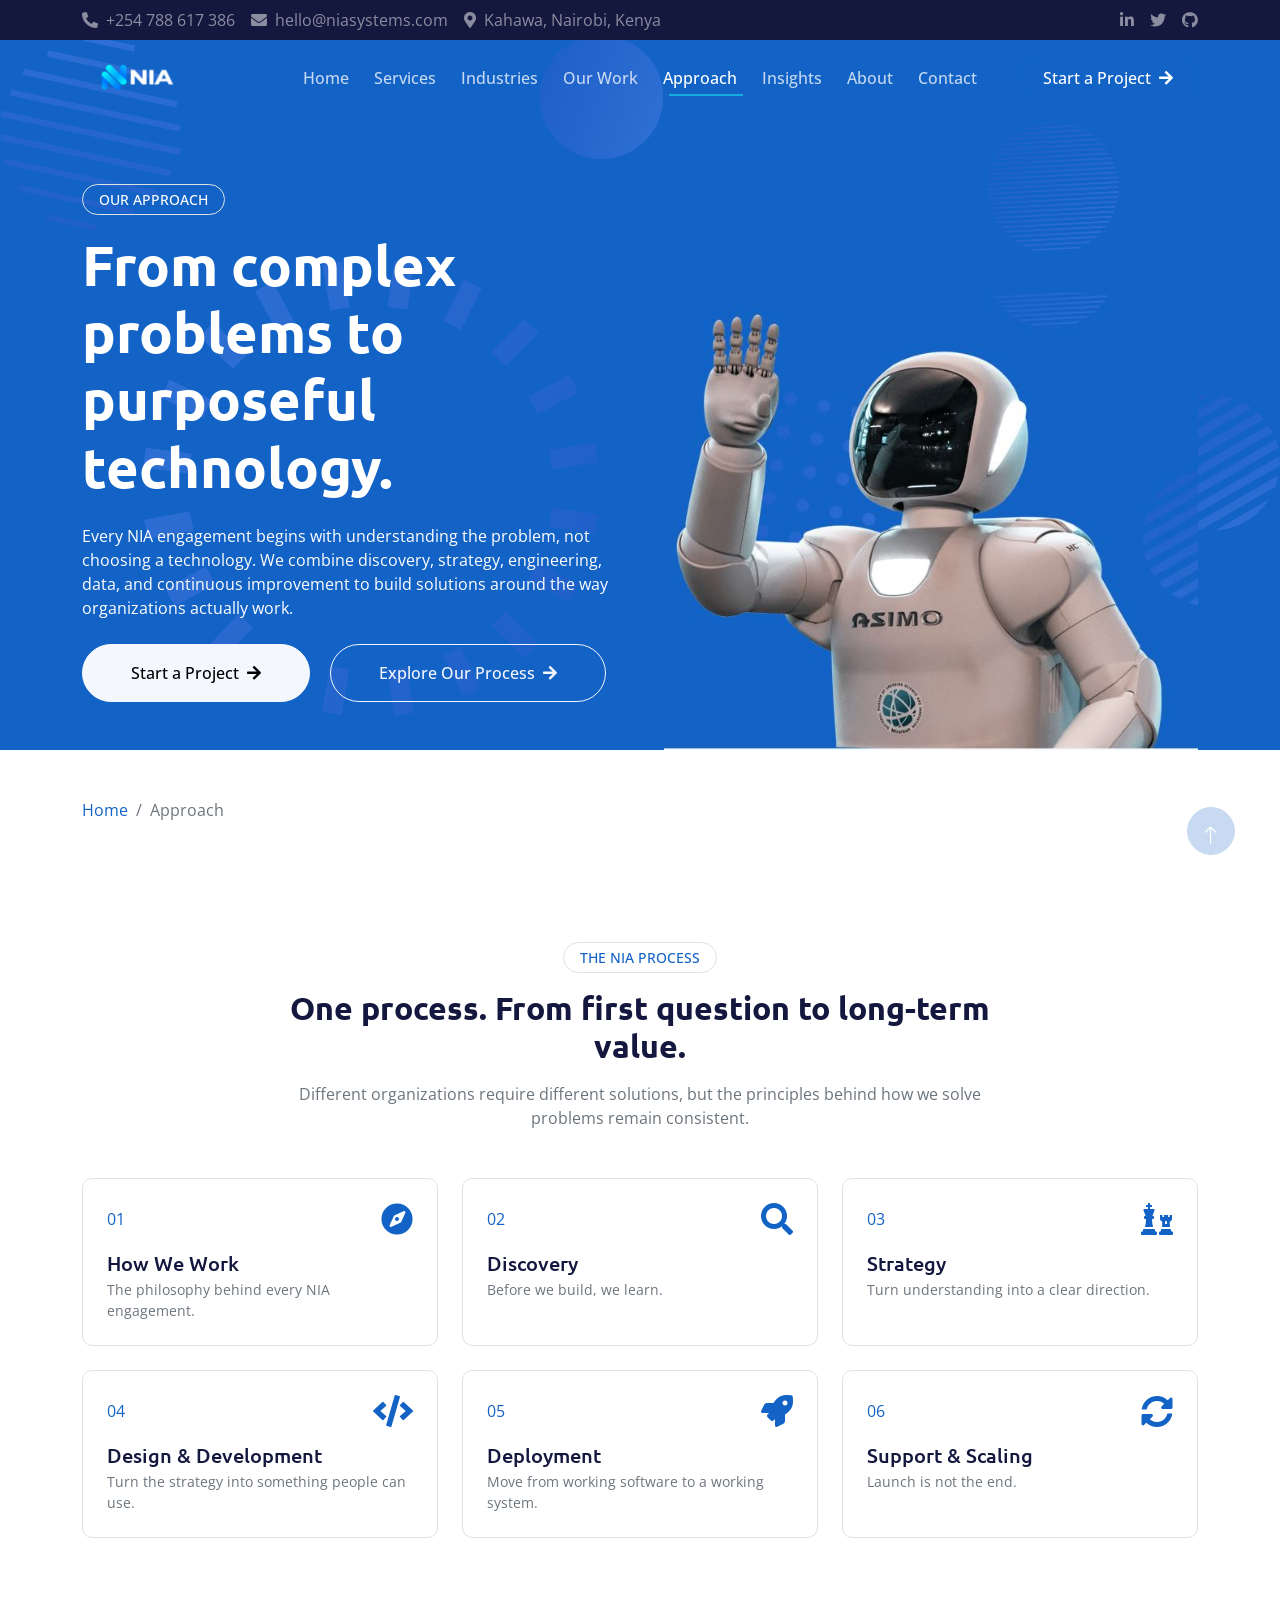
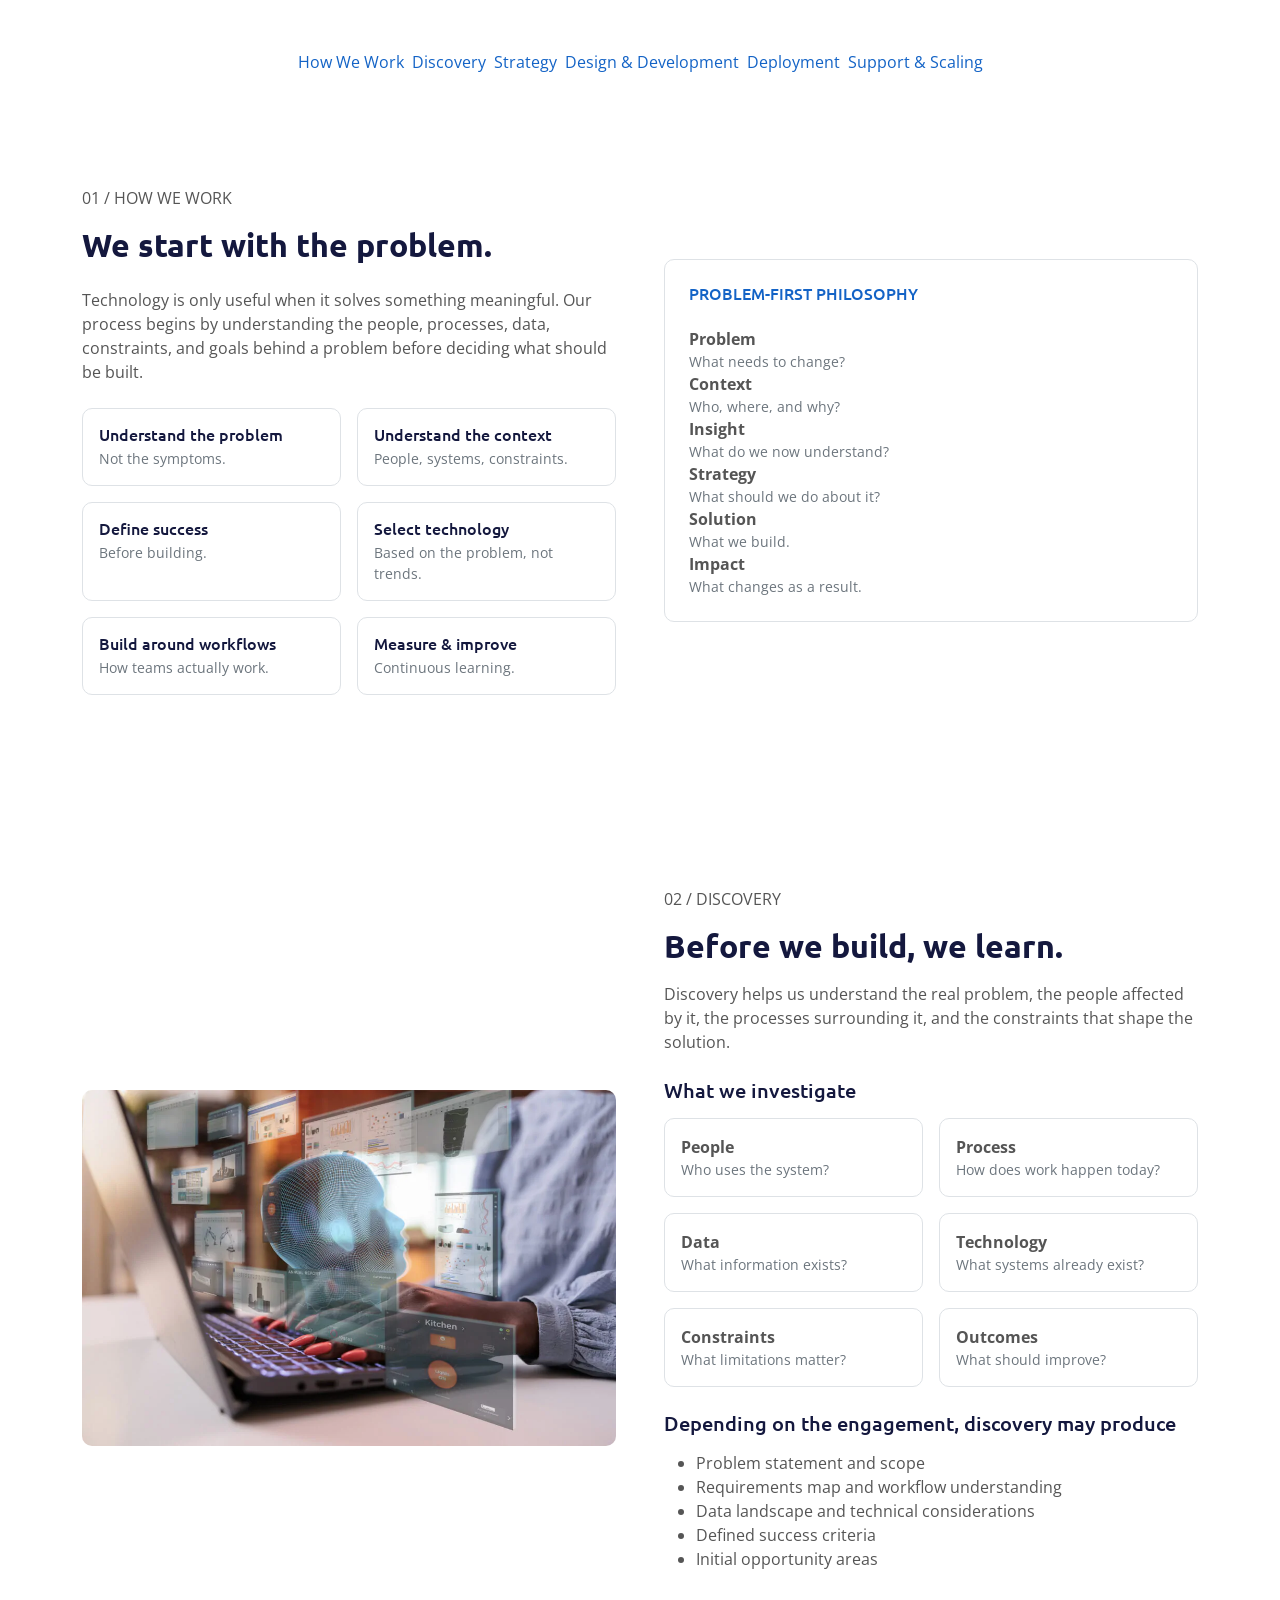
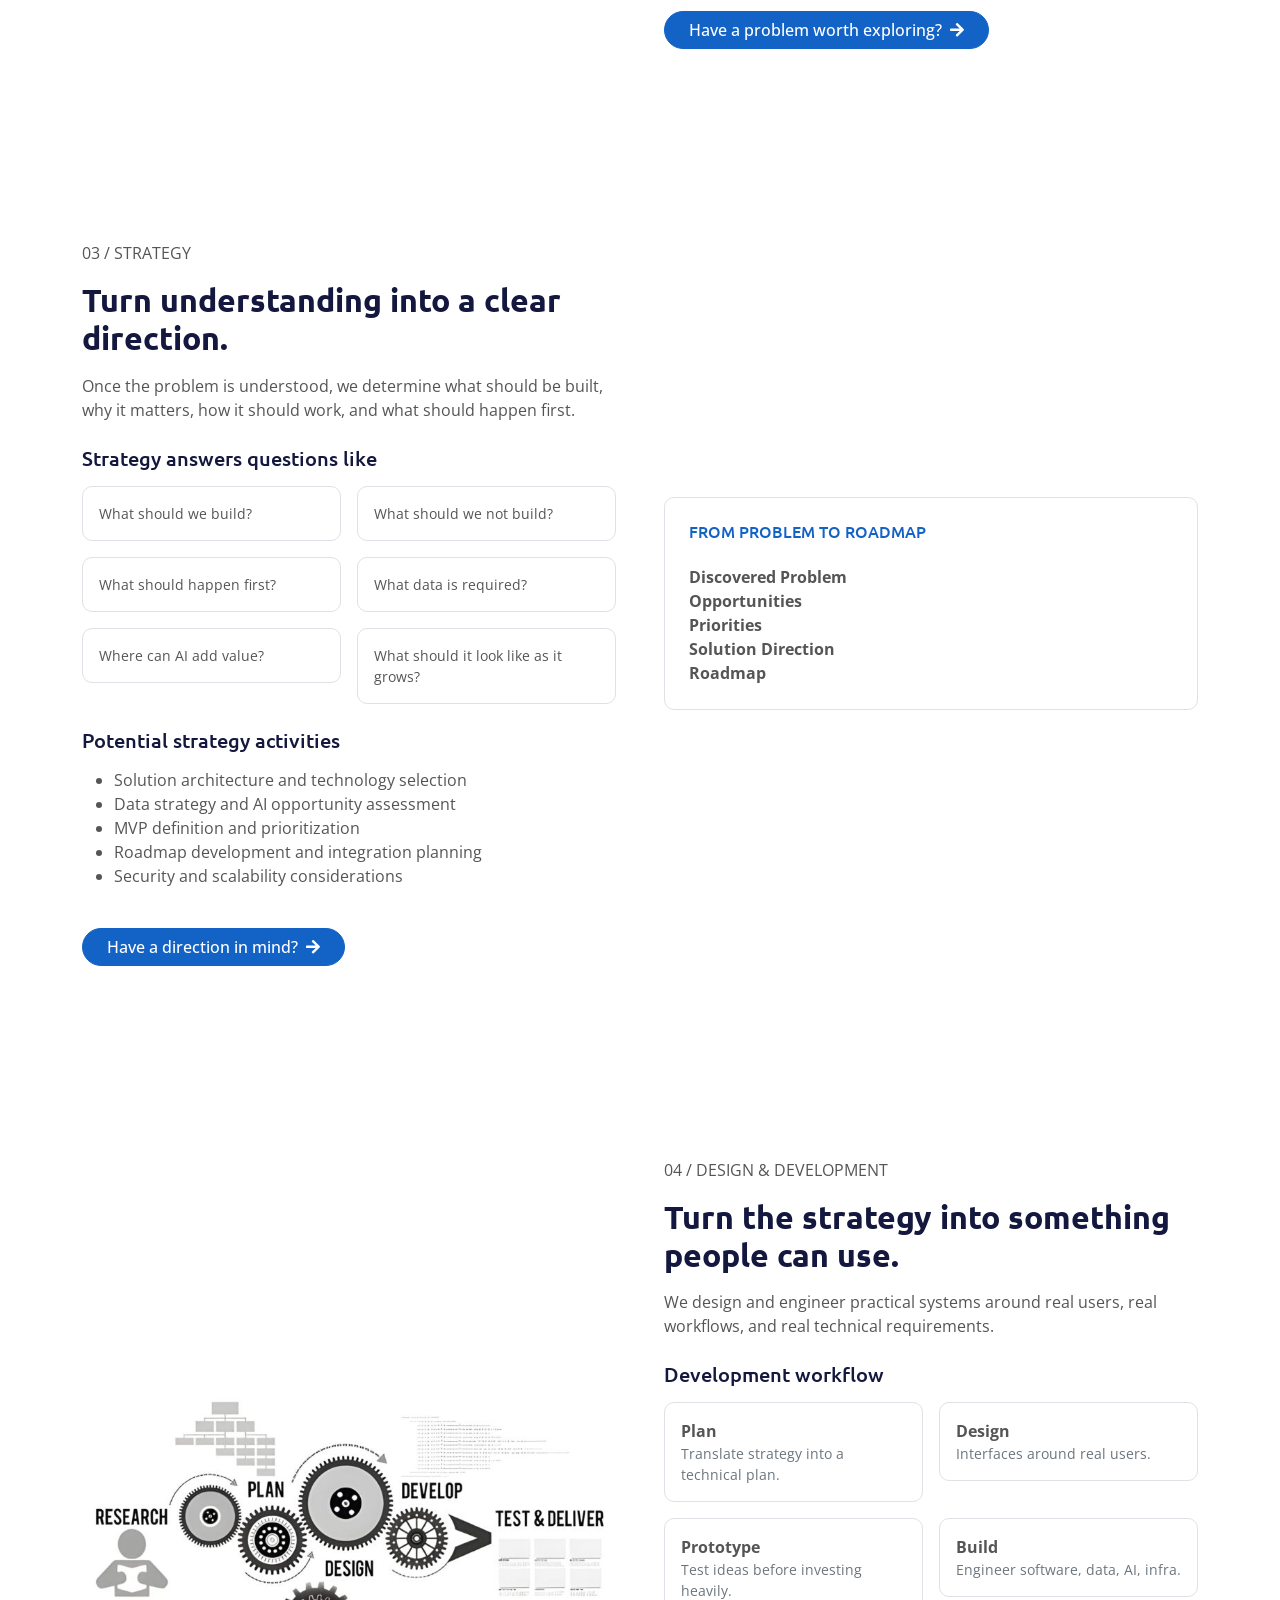
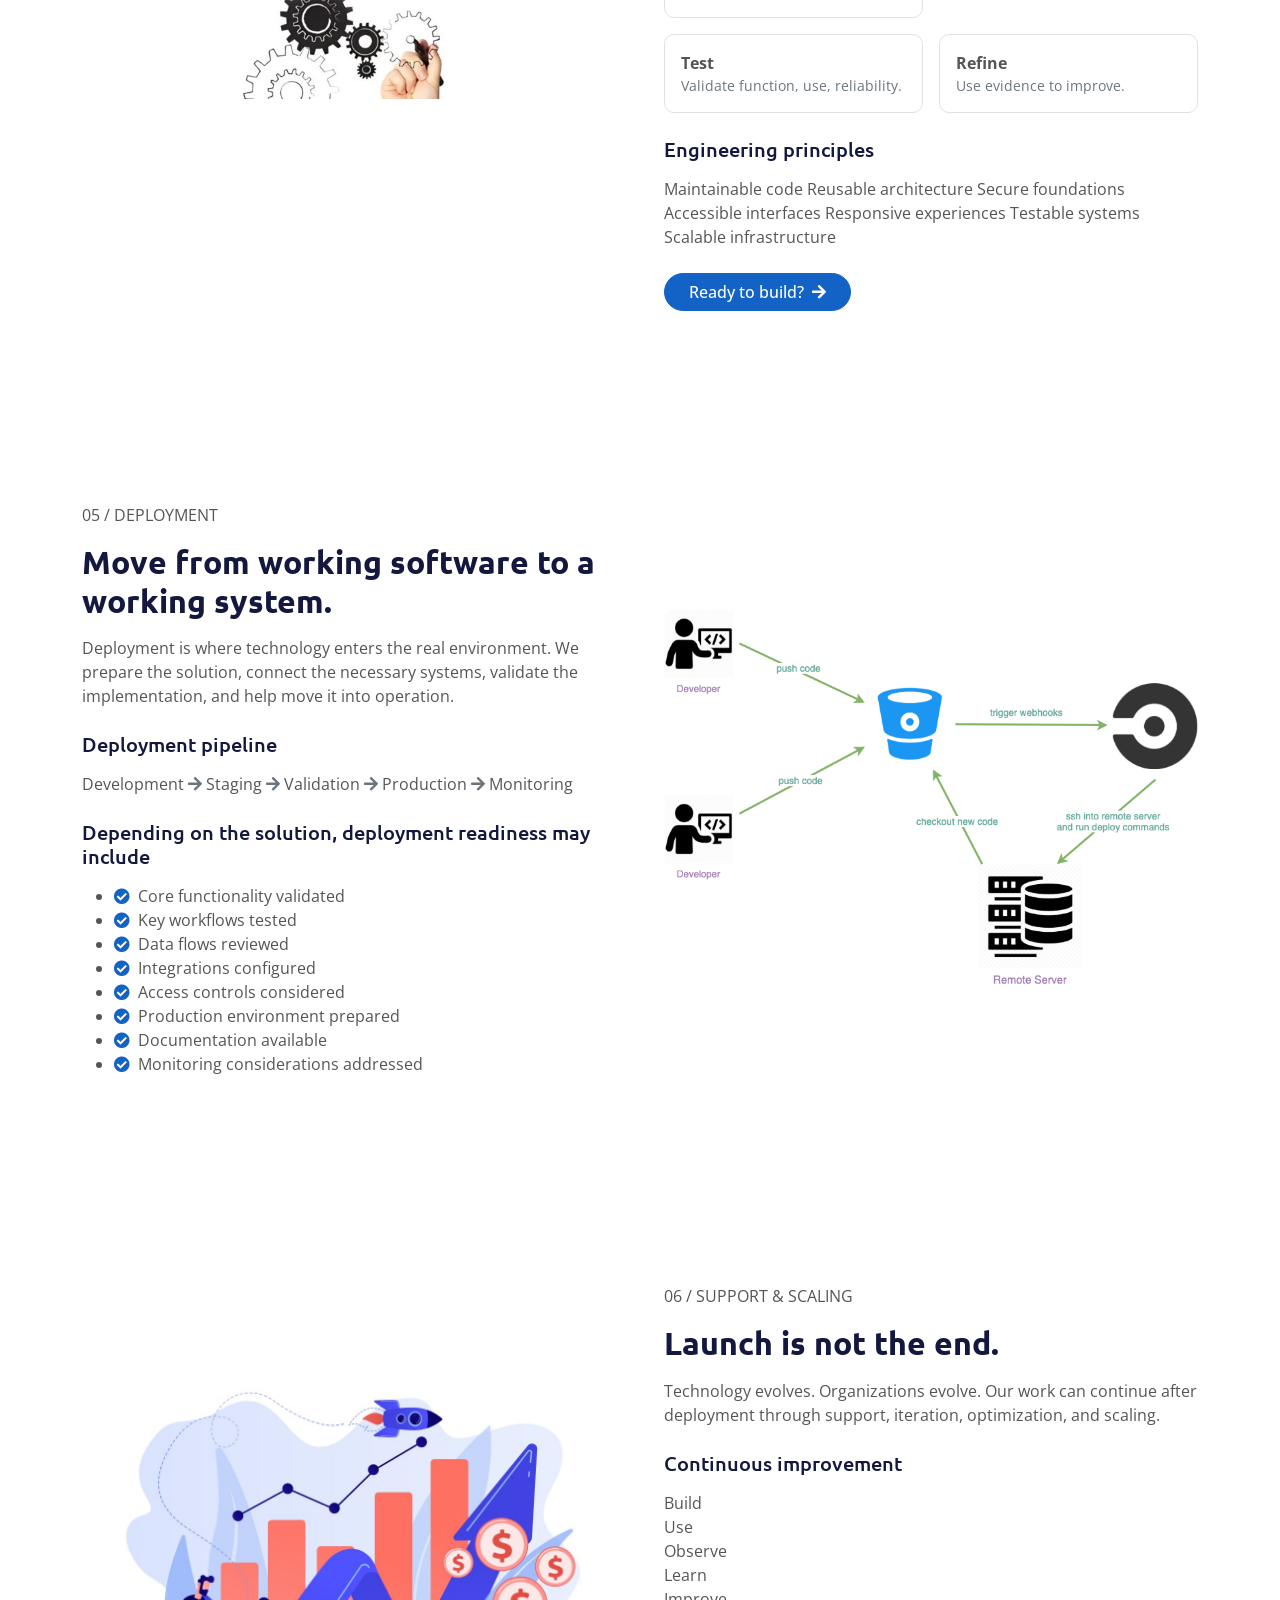
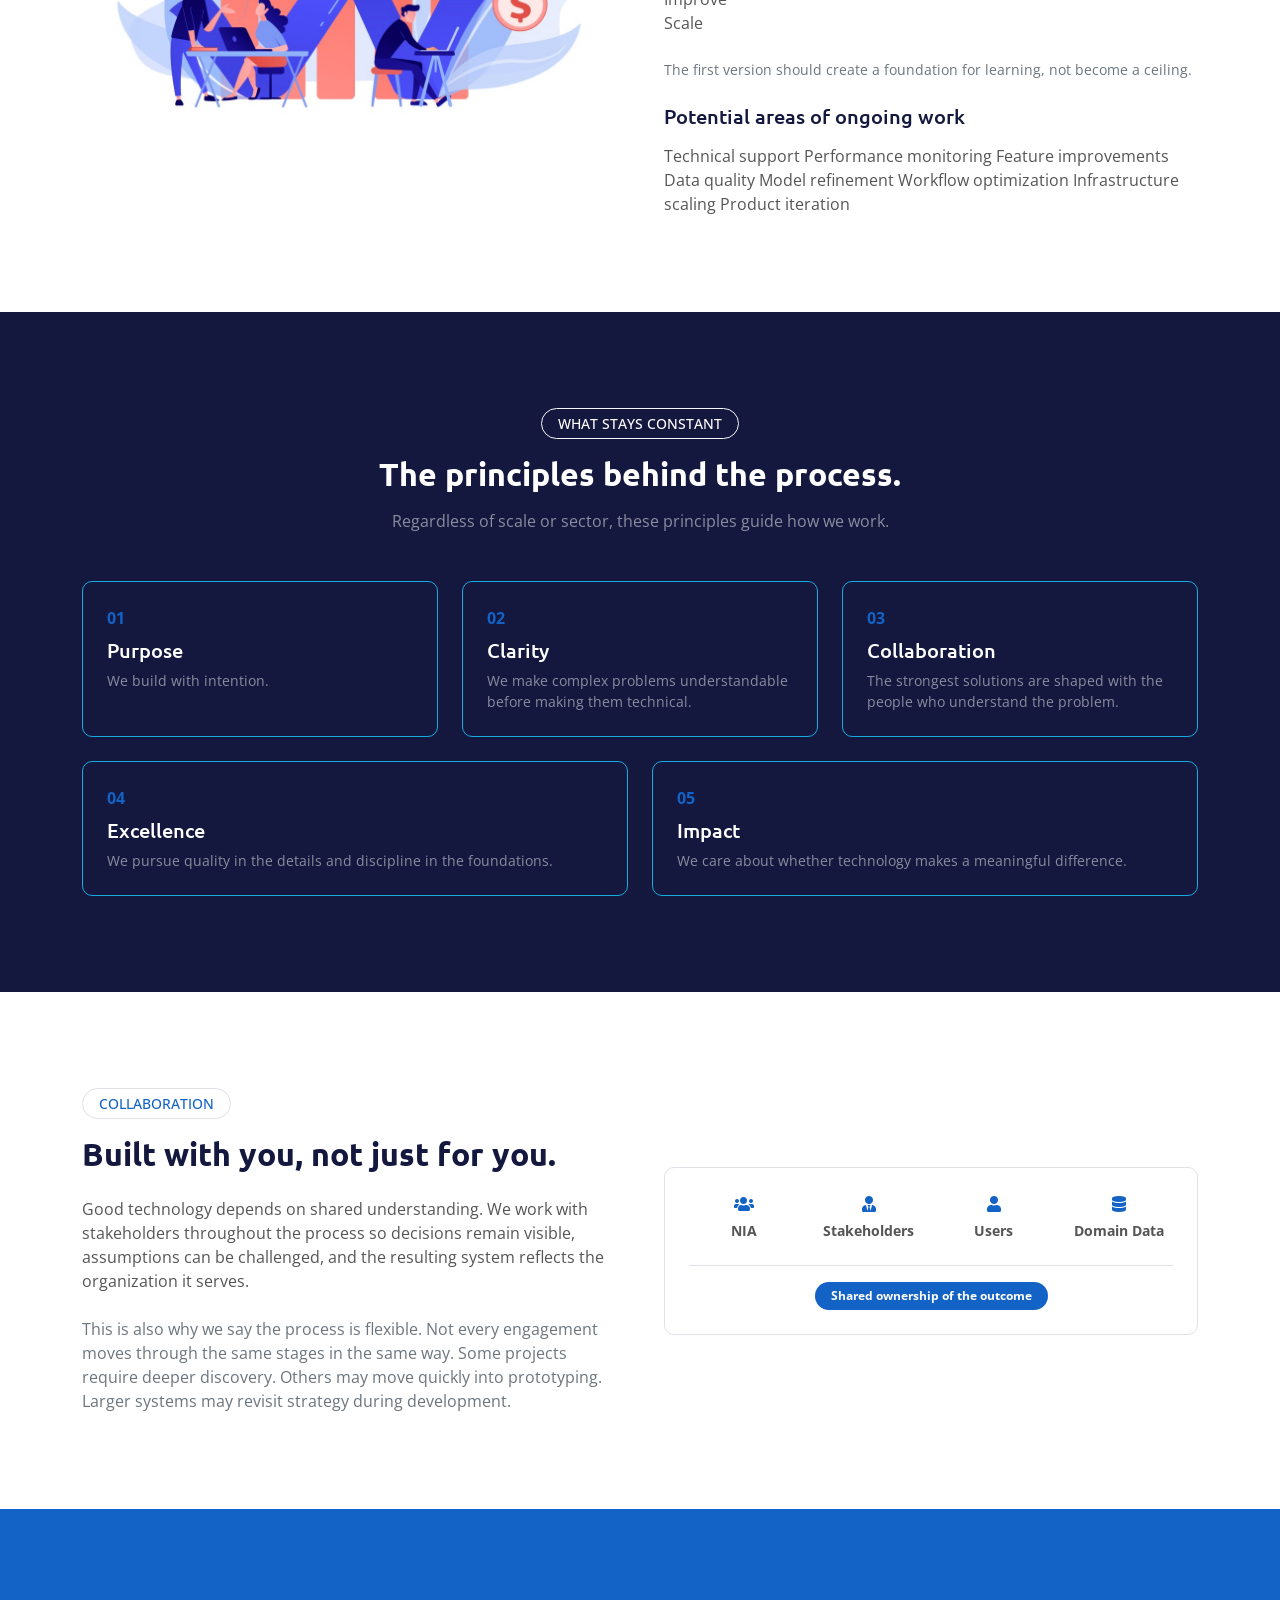
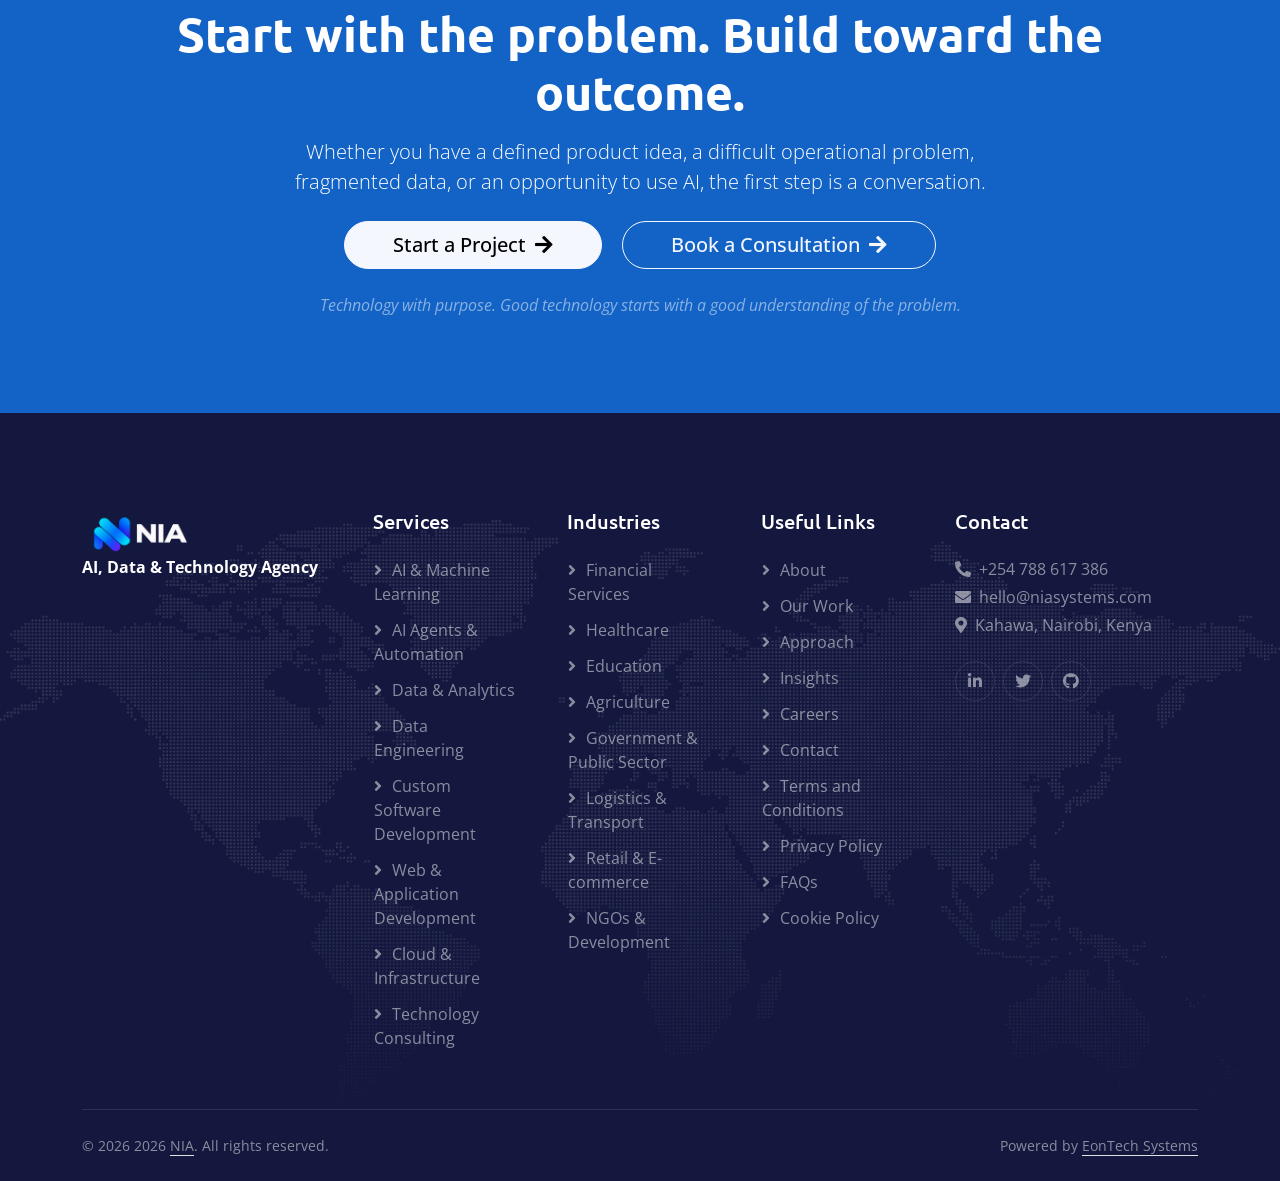
<file: nia-approach.html>
<!doctype html>
<html lang="en">
  <head>
    <meta charset="utf-8" />
    <title>Approach | How NIA Builds Technology with Purpose</title>
    <meta
      name="description"
      content="Explore how NIA approaches AI, data, software, automation, and technology projects, from discovery and strategy through development, deployment, support, and scaling."
    />
    <meta
      name="keywords"
      content="AI consulting approach, data solutions methodology, software development process, AI integration, data analytics, automation, technology consulting Kenya"
    />
    <meta name="viewport" content="width=device-width, initial-scale=1.0" />
    <meta name="theme-color" content="#1363C6" />
    <link rel="canonical" href="https://niasoftwares.com/nia-approach.html" />

    <!-- Open Graph -->
    <meta
      property="og:title"
      content="Approach | How NIA Builds Technology with Purpose"
    />
    <meta
      property="og:description"
      content="From discovery and strategy through development, deployment, support, and scaling — this is how NIA turns complex problems into purposeful technology."
    />
    <meta property="og:type" content="website" />
    <meta
      property="og:url"
      content="https://niasoftwares.com/nia-approach.html"
    />
    <meta
      property="og:image"
      content="https://niasoftwares.com/img/nia-logo.png"
    />

    <!-- Twitter -->
    <meta name="twitter:card" content="summary_large_image" />
    <meta
      name="twitter:title"
      content="Approach | How NIA Builds Technology with Purpose"
    />
    <meta
      name="twitter:description"
      content="From discovery and strategy through development, deployment, support, and scaling — this is how NIA turns complex problems into purposeful technology."
    />
    <meta
      name="twitter:image"
      content="https://niasoftwares.com/img/nia-logo.png"
    />

    <!-- Favicon -->
    <link href="img/favicon.ico" rel="icon" />

    <!-- Google Web Fonts -->
    <link rel="preconnect" href="https://fonts.googleapis.com" />
    <link rel="preconnect" href="https://fonts.gstatic.com" crossorigin />
    <link
      href="https://fonts.googleapis.com/css2?family=Open+Sans:wght@400;600&family=Ubuntu:wght@500;700&display=swap"
      rel="stylesheet"
    />

    <!-- Icon Font Stylesheet -->
    <link
      href="https://cdnjs.cloudflare.com/ajax/libs/font-awesome/5.10.0/css/all.min.css"
      rel="stylesheet"
    />
    <link
      href="https://cdn.jsdelivr.net/npm/bootstrap-icons@1.4.1/font/bootstrap-icons.css"
      rel="stylesheet"
    />

    <!-- Libraries Stylesheet -->
    <link href="lib/animate/animate.min.css" rel="stylesheet" />

    <!-- Customized Bootstrap Stylesheet -->
    <link href="css/bootstrap.min.css" rel="stylesheet" />

    <!-- Template Stylesheet -->
    <link href="css/style.css" rel="stylesheet" />

    <!-- Structured Data -->
    <script type="application/ld+json">
      {
        "@context": "https://schema.org",
        "@type": "WebPage",
        "name": "Approach | NIA",
        "url": "https://niasoftwares.com/nia-approach.html",
        "description": "How NIA approaches AI, data, software, automation, and technology projects.",
        "publisher": {
          "@type": "Organization",
          "name": "NIA",
          "logo": "https://niasoftwares.com/img/nia-logo.png",
          "telephone": "+254788617386",
          "email": "hello@niasystems.com"
        }
      }
    </script>
    <link rel="icon" href="img/icon-logo.JPG" type="image/png" />
  </head>

  <body>
    <!-- Spinner Start -->
    <div
      id="spinner"
      class="show bg-white position-fixed translate-middle w-100 vh-100 top-50 start-50 d-flex align-items-center justify-content-center"
    >
      <div
        class="spinner-grow text-primary"
        style="width: 3rem; height: 3rem"
        role="status"
      >
        <span class="sr-only">Loading...</span>
      </div>
    </div>
    <!-- Spinner End -->

    <!-- Top Bar Start -->
    <div class="container-fluid bg-dark text-white-50 py-2 d-none d-lg-block">
      <div class="container">
        <div class="d-flex justify-content-between align-items-center">
          <div class="d-flex align-items-center">
            <a class="text-white-50 me-3" href="tel:+254788617386"
              ><i class="fa fa-phone-alt me-2"></i>+254 788 617 386</a
            >
            <a class="text-white-50 me-3" href="mailto:hello@niasystems.com"
              ><i class="fa fa-envelope me-2"></i>hello@niasystems.com</a
            >
            <span class="text-white-50"
              ><i class="fa fa-map-marker-alt me-2"></i>Kahawa, Nairobi,
              Kenya</span
            >
          </div>
          <div class="d-flex">
            <a class="text-white-50 me-3" href="#"
              ><i class="fab fa-linkedin-in"></i
            ></a>
            <a class="text-white-50 me-3" href="#"
              ><i class="fab fa-twitter"></i
            ></a>
            <a class="text-white-50" href="#"><i class="fab fa-github"></i></a>
          </div>
        </div>
      </div>
    </div>
    <!-- Top Bar End -->

    <!-- Navbar Start (Approach Active) -->
    <div class="container-fluid sticky-top">
      <div class="container">
        <nav class="navbar navbar-expand-lg navbar-dark p-0">
          <a href="index.html" class="navbar-brand">
            <img src="img/nia-logo.png" alt="NIA" style="height: 45px" />
          </a>
          <button
            type="button"
            class="navbar-toggler ms-auto me-0"
            data-bs-toggle="collapse"
            data-bs-target="#navbarCollapse"
          >
            <span class="navbar-toggler-icon"></span>
          </button>
          <div class="collapse navbar-collapse" id="navbarCollapse">
            <div class="navbar-nav ms-auto align-items-lg-center">
              <a href="index.html" class="nav-item nav-link">Home</a>

              <!-- Mega Menu: Services -->
              <div class="nav-item dropdown mega-menu">
                <a
                  href="#"
                  class="nav-link dropdown-toggle"
                  data-bs-toggle="dropdown"
                  >Services</a
                >
                <div class="dropdown-menu mega-dropdown">
                  <div class="row g-0">
                    <div class="col-lg-3 col-md-6">
                      <div class="mega-col">
                        <h6 class="mega-heading">AI, Automation &amp; ML</h6>
                        <a href="nia-services.html#ai-ml" class="mega-link"
                          >AI &amp; Machine Learning</a
                        >
                        <a href="nia-services.html#ai-agents" class="mega-link"
                          >AI Agents &amp; Automation</a
                        >
                        <a
                          href="nia-services.html#data-analytics"
                          class="mega-link"
                          >Data &amp; Analytics</a
                        >
                        <a
                          href="nia-services.html#data-engineering"
                          class="mega-link"
                          >Data Engineering</a
                        >
                      </div>
                    </div>
                    <div class="col-lg-3 col-md-6">
                      <div class="mega-col">
                        <h6 class="mega-heading">Development</h6>
                        <a
                          href="nia-services.html#custom-software"
                          class="mega-link"
                          >Custom Software Development</a
                        >
                        <a href="nia-services.html#web-app" class="mega-link"
                          >Web &amp; Application Development</a
                        >
                        <a
                          href="nia-services.html#cloud-infra"
                          class="mega-link"
                          >Cloud &amp; Infrastructure</a
                        >
                        <a href="nia-services.html#consulting" class="mega-link"
                          >Technology Consulting</a
                        >
                      </div>
                    </div>
                    <div class="col-lg-6 d-none d-lg-block">
                      <div class="mega-feature">
                        <i class="fa fa-cogs fa-2x text-primary mb-2"></i>
                        <h6 class="text-white">
                          Technology designed around your problems.
                        </h6>
                        <p class="small text-white-50 mb-2">
                          From AI to custom software, we build what your
                          organisation actually needs.
                        </p>
                        <a
                          href="nia-services.html"
                          class="btn btn-sm btn-primary rounded-pill px-3"
                          >Explore All Services
                          <i class="fa fa-arrow-right ms-1"></i
                        ></a>
                      </div>
                    </div>
                  </div>
                </div>
              </div>

              <!-- Mega Menu: Industries -->
              <div class="nav-item dropdown mega-menu">
                <a
                  href="#"
                  class="nav-link dropdown-toggle"
                  data-bs-toggle="dropdown"
                  >Industries</a
                >
                <div class="dropdown-menu mega-dropdown">
                  <div class="row g-0">
                    <div class="col-lg-3 col-md-6">
                      <div class="mega-col">
                        <h6 class="mega-heading">Sectors</h6>
                        <a href="nia-industries.html#finance" class="mega-link"
                          >Financial Services</a
                        >
                        <a
                          href="nia-industries.html#healthcare"
                          class="mega-link"
                          >Healthcare</a
                        >
                        <a
                          href="nia-industries.html#education"
                          class="mega-link"
                          >Education</a
                        >
                        <a
                          href="nia-industries.html#agriculture"
                          class="mega-link"
                          >Agriculture</a
                        >
                      </div>
                    </div>
                    <div class="col-lg-3 col-md-6">
                      <div class="mega-col">
                        <h6 class="mega-heading">Public &amp; Commerce</h6>
                        <a
                          href="nia-industries.html#government"
                          class="mega-link"
                          >Government &amp; Public Sector</a
                        >
                        <a
                          href="nia-industries.html#logistics"
                          class="mega-link"
                          >Logistics &amp; Transport</a
                        >
                        <a href="nia-industries.html#retail" class="mega-link"
                          >Retail &amp; E-commerce</a
                        >
                        <a href="nia-industries.html#ngos" class="mega-link"
                          >NGOs &amp; Development</a
                        >
                      </div>
                    </div>
                    <div class="col-lg-6 d-none d-lg-block">
                      <div class="mega-feature">
                        <i
                          class="fa fa-globe-africa fa-2x text-primary mb-2"
                        ></i>
                        <h6 class="text-white">
                          Solutions shaped around real-world industries.
                        </h6>
                        <p class="small text-white-50 mb-2">
                          We understand the context behind the technology.
                        </p>
                        <a
                          href="nia-industries.html"
                          class="btn btn-sm btn-primary rounded-pill px-3"
                          >Explore Industries
                          <i class="fa fa-arrow-right ms-1"></i
                        ></a>
                      </div>
                    </div>
                  </div>
                </div>
              </div>

              <!-- Mega Menu: Our Work -->
              <div class="nav-item dropdown mega-menu">
                <a
                  href="#"
                  class="nav-link dropdown-toggle"
                  data-bs-toggle="dropdown"
                  >Our Work</a
                >
                <div class="dropdown-menu mega-dropdown">
                  <div class="row g-0">
                    <div class="col-lg-3 col-md-6">
                      <div class="mega-col">
                        <h6 class="mega-heading">Evidence</h6>
                        <a href="nia-work.html#case-studies" class="mega-link"
                          >Case Studies</a
                        >
                        <a href="nia-work.html#projects" class="mega-link"
                          >Projects</a
                        >
                        <a href="nia-work.html#client-results" class="mega-link"
                          >Client Results</a
                        >
                      </div>
                    </div>
                    <div class="col-lg-3 col-md-6">
                      <div class="mega-col">
                        <h6 class="mega-heading">Coming Soon</h6>
                        <span class="mega-link disabled"
                          >Project Dashboard</span
                        >
                        <span class="mega-link disabled">Client Portal</span>
                      </div>
                    </div>
                    <div class="col-lg-6 d-none d-lg-block">
                      <div class="mega-feature">
                        <i class="fa fa-chart-line fa-2x text-primary mb-2"></i>
                        <h6 class="text-white">
                          Technology that delivers outcomes.
                        </h6>
                        <p class="small text-white-50 mb-2">
                          Real projects will be populated from the NIA
                          dashboard.
                        </p>
                        <a
                          href="nia-work.html"
                          class="btn btn-sm btn-primary rounded-pill px-3"
                          >View Our Work <i class="fa fa-arrow-right ms-1"></i
                        ></a>
                      </div>
                    </div>
                  </div>
                </div>
              </div>

              <!-- Mega Menu: Approach (Active) -->
              <div class="nav-item dropdown mega-menu">
                <a
                  href="#"
                  class="nav-link dropdown-toggle active"
                  data-bs-toggle="dropdown"
                  >Approach</a
                >
                <div class="dropdown-menu mega-dropdown">
                  <div class="row g-0">
                    <div class="col-lg-3 col-md-6">
                      <div class="mega-col">
                        <h6 class="mega-heading">Process</h6>
                        <a
                          href="nia-approach.html#how-we-work"
                          class="mega-link"
                          >How We Work</a
                        >
                        <a href="nia-approach.html#discovery" class="mega-link"
                          >Discovery</a
                        >
                        <a href="nia-approach.html#strategy" class="mega-link"
                          >Strategy</a
                        >
                        <a href="nia-approach.html#design-dev" class="mega-link"
                          >Design &amp; Development</a
                        >
                      </div>
                    </div>
                    <div class="col-lg-3 col-md-6">
                      <div class="mega-col">
                        <h6 class="mega-heading">Delivery</h6>
                        <a href="nia-approach.html#deployment" class="mega-link"
                          >Deployment</a
                        >
                        <a href="nia-approach.html#support" class="mega-link"
                          >Support &amp; Scaling</a
                        >
                      </div>
                    </div>
                    <div class="col-lg-6 d-none d-lg-block">
                      <div class="mega-feature">
                        <i class="fa fa-route fa-2x text-primary mb-2"></i>
                        <h6 class="text-white">From problem to impact.</h6>
                        <p class="small text-white-50 mb-2">
                          A clear, structured path from understanding to scale.
                        </p>
                        <a
                          href="nia-approach.html"
                          class="btn btn-sm btn-primary rounded-pill px-3"
                          >See Our Approach
                          <i class="fa fa-arrow-right ms-1"></i
                        ></a>
                      </div>
                    </div>
                  </div>
                </div>
              </div>

              <!-- Mega Menu: Insights -->
              <div class="nav-item dropdown mega-menu">
                <a
                  href="#"
                  class="nav-link dropdown-toggle"
                  data-bs-toggle="dropdown"
                  >Insights</a
                >
                <div class="dropdown-menu mega-dropdown">
                  <div class="row g-0">
                    <div class="col-lg-3 col-md-6">
                      <div class="mega-col">
                        <h6 class="mega-heading">Knowledge</h6>
                        <a href="nia-insights.html#articles" class="mega-link"
                          >Articles</a
                        >
                        <a href="nia-insights.html#research" class="mega-link"
                          >Research</a
                        >
                        <a href="nia-insights.html#guides" class="mega-link"
                          >Guides</a
                        >
                        <a href="nia-insights.html#reports" class="mega-link"
                          >Reports</a
                        >
                      </div>
                    </div>
                    <div class="col-lg-3 col-md-6">
                      <div class="mega-col">
                        <h6 class="mega-heading">Coming Soon</h6>
                        <span class="mega-link disabled"
                          >AI &amp; Automation</span
                        >
                        <span class="mega-link disabled"
                          >Data &amp; Analytics</span
                        >
                      </div>
                    </div>
                    <div class="col-lg-6 d-none d-lg-block">
                      <div class="mega-feature">
                        <i class="fa fa-lightbulb fa-2x text-primary mb-2"></i>
                        <h6 class="text-white">
                          Ideas, research, and perspectives.
                        </h6>
                        <p class="small text-white-50 mb-2">
                          Thought leadership on intelligent technology.
                        </p>
                        <a
                          href="nia-insights.html"
                          class="btn btn-sm btn-primary rounded-pill px-3"
                          >Explore Insights
                          <i class="fa fa-arrow-right ms-1"></i
                        ></a>
                      </div>
                    </div>
                  </div>
                </div>
              </div>

              <!-- Mega Menu: About -->
              <div class="nav-item dropdown mega-menu">
                <a
                  href="#"
                  class="nav-link dropdown-toggle"
                  data-bs-toggle="dropdown"
                  >About</a
                >
                <div class="dropdown-menu mega-dropdown">
                  <div class="row g-0">
                    <div class="col-lg-3 col-md-6">
                      <div class="mega-col">
                        <h6 class="mega-heading">Company</h6>
                        <a href="nia-about.html#who-we-are" class="mega-link"
                          >Who We Are</a
                        >
                        <a href="nia-about.html#mission" class="mega-link"
                          >Our Mission</a
                        >
                        <a href="nia-about.html#team" class="mega-link"
                          >Our Team</a
                        >
                        <a href="nia-about.html#values" class="mega-link"
                          >Our Values</a
                        >
                        <a href="nia-about.html#careers" class="mega-link"
                          >Careers</a
                        >
                      </div>
                    </div>
                    <div class="col-lg-3 col-md-6">
                      <div class="mega-col">
                        <h6 class="mega-heading">Philosophy</h6>
                        <span class="mega-link disabled"
                          >Technology with purpose.</span
                        >
                      </div>
                    </div>
                    <div class="col-lg-6 d-none d-lg-block">
                      <div class="mega-feature">
                        <i class="fa fa-users fa-2x text-primary mb-2"></i>
                        <h6 class="text-white">
                          Turning complexity into real solutions.
                        </h6>
                        <p class="small text-white-50 mb-2">
                          Learn who we are and why we build.
                        </p>
                        <a
                          href="nia-about.html"
                          class="btn btn-sm btn-primary rounded-pill px-3"
                          >Discover NIA <i class="fa fa-arrow-right ms-1"></i
                        ></a>
                      </div>
                    </div>
                  </div>
                </div>
              </div>

              <a href="nia-contact.html" class="nav-item nav-link">Contact</a>
            </div>
            <a
              href="nia-contact.html"
              class="btn btn-primary rounded-pill px-4 ms-3 d-none d-lg-block"
              >Start a Project <i class="fa fa-arrow-right ms-1"></i
            ></a>
          </div>
        </nav>
      </div>
    </div>
    <!-- Navbar End -->

    <main>
      <!-- Hero Start -->
      <div class="container-fluid pt-5 bg-primary hero-header mb-5">
        <div class="container pt-5">
          <div class="row g-5 pt-5">
            <div
              class="col-lg-6 align-self-center text-center text-lg-start mb-lg-5"
            >
              <div
                class="btn btn-sm border rounded-pill text-white px-3 mb-3 animated slideInRight"
              >
                OUR APPROACH
              </div>
              <h1 class="display-4 text-white mb-4 animated slideInRight">
                From complex problems to purposeful technology.
              </h1>
              <p class="text-white mb-4 animated slideInRight">
                Every NIA engagement begins with understanding the problem, not
                choosing a technology. We combine discovery, strategy,
                engineering, data, and continuous improvement to build solutions
                around the way organizations actually work.
              </p>
              <a
                href="nia-contact.html"
                class="btn btn-light py-sm-3 px-sm-5 rounded-pill me-3 animated slideInRight"
                >Start a Project <i class="fa fa-arrow-right ms-1"></i
              ></a>
              <a
                href="#how-we-work"
                class="btn btn-outline-light py-sm-3 px-sm-5 rounded-pill animated slideInRight"
                id="start-btn"
                >Explore Our Process <i class="fa fa-arrow-right ms-1"></i
              ></a>
            </div>
            <div class="col-lg-6 align-self-end text-center text-lg-end">
              <img
                class="img-fluid"
                src="img/approach/approach-hero.jpg"
                alt="Abstract diagram of the NIA process from problem to outcome"
                loading="eager"
              />
            </div>
          </div>
        </div>
      </div>
      <!-- Hero End -->

      <!-- Breadcrumb Start -->
      <div class="container mb-4">
        <nav aria-label="breadcrumb">
          <ol class="breadcrumb mb-0">
            <li class="breadcrumb-item"><a href="index.html">Home</a></li>
            <li class="breadcrumb-item active" aria-current="page">Approach</li>
          </ol>
        </nav>
      </div>
      <!-- Breadcrumb End -->

      <!-- Process Overview Start -->
      <div class="container-fluid py-5">
        <div class="container py-5">
          <div class="row justify-content-center mb-5">
            <div class="col-lg-8 text-center wow fadeIn" data-wow-delay="0.1s">
              <div
                class="btn btn-sm border rounded-pill text-primary px-3 mb-3"
              >
                THE NIA PROCESS
              </div>
              <h2 class="mb-3">
                One process. From first question to long-term value.
              </h2>
              <p class="text-muted mb-0">
                Different organizations require different solutions, but the
                principles behind how we solve problems remain consistent.
              </p>
            </div>
          </div>

          <!-- Process Timeline -->
          <div class="nia-approach-timeline" id="processOverview">
            <div class="row g-4 justify-content-center">
              <div class="col-lg-4 col-md-6 wow fadeIn" data-wow-delay="0.1s">
                <a
                  href="#how-we-work"
                  class="nia-process-stage-card d-block p-4 bg-white rounded border h-100 text-decoration-none"
                >
                  <div class="d-flex align-items-center mb-3">
                    <span class="nia-process-num">01</span>
                    <i class="fa fa-compass fa-2x text-primary ms-auto"></i>
                  </div>
                  <h5 class="text-dark mb-1">How We Work</h5>
                  <p class="small text-muted mb-0">
                    The philosophy behind every NIA engagement.
                  </p>
                </a>
              </div>
              <div class="col-lg-4 col-md-6 wow fadeIn" data-wow-delay="0.2s">
                <a
                  href="#discovery"
                  class="nia-process-stage-card d-block p-4 bg-white rounded border h-100 text-decoration-none"
                >
                  <div class="d-flex align-items-center mb-3">
                    <span class="nia-process-num">02</span>
                    <i class="fa fa-search fa-2x text-primary ms-auto"></i>
                  </div>
                  <h5 class="text-dark mb-1">Discovery</h5>
                  <p class="small text-muted mb-0">
                    Before we build, we learn.
                  </p>
                </a>
              </div>
              <div class="col-lg-4 col-md-6 wow fadeIn" data-wow-delay="0.3s">
                <a
                  href="#strategy"
                  class="nia-process-stage-card d-block p-4 bg-white rounded border h-100 text-decoration-none"
                >
                  <div class="d-flex align-items-center mb-3">
                    <span class="nia-process-num">03</span>
                    <i class="fa fa-chess fa-2x text-primary ms-auto"></i>
                  </div>
                  <h5 class="text-dark mb-1">Strategy</h5>
                  <p class="small text-muted mb-0">
                    Turn understanding into a clear direction.
                  </p>
                </a>
              </div>
              <div class="col-lg-4 col-md-6 wow fadeIn" data-wow-delay="0.4s">
                <a
                  href="#design-dev"
                  class="nia-process-stage-card d-block p-4 bg-white rounded border h-100 text-decoration-none"
                >
                  <div class="d-flex align-items-center mb-3">
                    <span class="nia-process-num">04</span>
                    <i class="fa fa-code fa-2x text-primary ms-auto"></i>
                  </div>
                  <h5 class="text-dark mb-1">Design &amp; Development</h5>
                  <p class="small text-muted mb-0">
                    Turn the strategy into something people can use.
                  </p>
                </a>
              </div>
              <div class="col-lg-4 col-md-6 wow fadeIn" data-wow-delay="0.5s">
                <a
                  href="#deployment"
                  class="nia-process-stage-card d-block p-4 bg-white rounded border h-100 text-decoration-none"
                >
                  <div class="d-flex align-items-center mb-3">
                    <span class="nia-process-num">05</span>
                    <i class="fa fa-rocket fa-2x text-primary ms-auto"></i>
                  </div>
                  <h5 class="text-dark mb-1">Deployment</h5>
                  <p class="small text-muted mb-0">
                    Move from working software to a working system.
                  </p>
                </a>
              </div>
              <div class="col-lg-4 col-md-6 wow fadeIn" data-wow-delay="0.6s">
                <a
                  href="#support"
                  class="nia-process-stage-card d-block p-4 bg-white rounded border h-100 text-decoration-none"
                >
                  <div class="d-flex align-items-center mb-3">
                    <span class="nia-process-num">06</span>
                    <i class="fa fa-sync-alt fa-2x text-primary ms-auto"></i>
                  </div>
                  <h5 class="text-dark mb-1">Support &amp; Scaling</h5>
                  <p class="small text-muted mb-0">Launch is not the end.</p>
                </a>
              </div>
            </div>
          </div>
        </div>
      </div>
      <!-- Process Overview End -->

      <!-- Sticky Approach Navigator -->
      <div class="container-fluid nia-approach-nav-wrap d-none d-lg-block">
        <div class="container">
          <nav
            class="nia-approach-nav d-flex justify-content-center gap-2 py-3"
            aria-label="Approach section navigation"
          >
            <a
              href="#how-we-work"
              class="nia-approach-nav-link"
              data-target="how-we-work"
              >How We Work</a
            >
            <a
              href="#discovery"
              class="nia-approach-nav-link"
              data-target="discovery"
              >Discovery</a
            >
            <a
              href="#strategy"
              class="nia-approach-nav-link"
              data-target="strategy"
              >Strategy</a
            >
            <a
              href="#design-dev"
              class="nia-approach-nav-link"
              data-target="design-dev"
              >Design &amp; Development</a
            >
            <a
              href="#deployment"
              class="nia-approach-nav-link"
              data-target="deployment"
              >Deployment</a
            >
            <a
              href="#support"
              class="nia-approach-nav-link"
              data-target="support"
              >Support &amp; Scaling</a
            >
          </nav>
        </div>
      </div>

      <!-- ==================== HOW WE WORK ==================== -->
      <section
        id="how-we-work"
        class="nia-approach-section py-5"
        data-section="how-we-work"
      >
        <div class="container py-5">
          <div class="row g-5 align-items-center">
            <div class="col-lg-6 wow fadeIn" data-wow-delay="0.1s">
              <span class="nia-approach-label">01 / HOW WE WORK</span>
              <h2 class="mt-3 mb-4">We start with the problem.</h2>
              <p class="mb-4">
                Technology is only useful when it solves something meaningful.
                Our process begins by understanding the people, processes, data,
                constraints, and goals behind a problem before deciding what
                should be built.
              </p>
              <div class="row g-3">
                <div class="col-sm-6">
                  <div class="p-3 bg-white rounded border h-100">
                    <h6 class="mb-1">Understand the problem</h6>
                    <p class="small text-muted mb-0">Not the symptoms.</p>
                  </div>
                </div>
                <div class="col-sm-6">
                  <div class="p-3 bg-white rounded border h-100">
                    <h6 class="mb-1">Understand the context</h6>
                    <p class="small text-muted mb-0">
                      People, systems, constraints.
                    </p>
                  </div>
                </div>
                <div class="col-sm-6">
                  <div class="p-3 bg-white rounded border h-100">
                    <h6 class="mb-1">Define success</h6>
                    <p class="small text-muted mb-0">Before building.</p>
                  </div>
                </div>
                <div class="col-sm-6">
                  <div class="p-3 bg-white rounded border h-100">
                    <h6 class="mb-1">Select technology</h6>
                    <p class="small text-muted mb-0">
                      Based on the problem, not trends.
                    </p>
                  </div>
                </div>
                <div class="col-sm-6">
                  <div class="p-3 bg-white rounded border h-100">
                    <h6 class="mb-1">Build around workflows</h6>
                    <p class="small text-muted mb-0">
                      How teams actually work.
                    </p>
                  </div>
                </div>
                <div class="col-sm-6">
                  <div class="p-3 bg-white rounded border h-100">
                    <h6 class="mb-1">Measure &amp; improve</h6>
                    <p class="small text-muted mb-0">Continuous learning.</p>
                  </div>
                </div>
              </div>
            </div>
            <div class="col-lg-6 wow fadeIn" data-wow-delay="0.3s">
              <div class="nia-process-flow p-4 bg-white rounded border">
                <h6 class="text-primary mb-4">PROBLEM-FIRST PHILOSOPHY</h6>
                <div class="nia-flow-step">
                  <span class="nia-flow-dot"></span>
                  <div>
                    <strong>Problem</strong>
                    <p class="small text-muted mb-0">What needs to change?</p>
                  </div>
                </div>
                <div class="nia-flow-step">
                  <span class="nia-flow-dot"></span>
                  <div>
                    <strong>Context</strong>
                    <p class="small text-muted mb-0">Who, where, and why?</p>
                  </div>
                </div>
                <div class="nia-flow-step">
                  <span class="nia-flow-dot"></span>
                  <div>
                    <strong>Insight</strong>
                    <p class="small text-muted mb-0">
                      What do we now understand?
                    </p>
                  </div>
                </div>
                <div class="nia-flow-step">
                  <span class="nia-flow-dot"></span>
                  <div>
                    <strong>Strategy</strong>
                    <p class="small text-muted mb-0">
                      What should we do about it?
                    </p>
                  </div>
                </div>
                <div class="nia-flow-step">
                  <span class="nia-flow-dot"></span>
                  <div>
                    <strong>Solution</strong>
                    <p class="small text-muted mb-0">What we build.</p>
                  </div>
                </div>
                <div class="nia-flow-step nia-flow-step-last">
                  <span class="nia-flow-dot"></span>
                  <div>
                    <strong>Impact</strong>
                    <p class="small text-muted mb-0">
                      What changes as a result.
                    </p>
                  </div>
                </div>
              </div>
            </div>
          </div>
        </div>
      </section>

      <!-- ==================== DISCOVERY ==================== -->
      <section
        id="discovery"
        class="nia-approach-section nia-approach-alt py-5"
        data-section="discovery"
      >
        <div class="container py-5">
          <div class="row g-5 align-items-center">
            <div class="col-lg-6 order-lg-2 wow fadeIn" data-wow-delay="0.1s">
              <span class="nia-approach-label">02 / DISCOVERY</span>
              <h2 class="mt-3 mb-3">Before we build, we learn.</h2>
              <p class="mb-4">
                Discovery helps us understand the real problem, the people
                affected by it, the processes surrounding it, and the
                constraints that shape the solution.
              </p>
              <h5 class="mt-4 mb-3">What we investigate</h5>
              <div class="row g-3">
                <div class="col-sm-6">
                  <div class="p-3 bg-white rounded border">
                    <strong>People</strong>
                    <p class="small text-muted mb-0">Who uses the system?</p>
                  </div>
                </div>
                <div class="col-sm-6">
                  <div class="p-3 bg-white rounded border">
                    <strong>Process</strong>
                    <p class="small text-muted mb-0">
                      How does work happen today?
                    </p>
                  </div>
                </div>
                <div class="col-sm-6">
                  <div class="p-3 bg-white rounded border">
                    <strong>Data</strong>
                    <p class="small text-muted mb-0">
                      What information exists?
                    </p>
                  </div>
                </div>
                <div class="col-sm-6">
                  <div class="p-3 bg-white rounded border">
                    <strong>Technology</strong>
                    <p class="small text-muted mb-0">
                      What systems already exist?
                    </p>
                  </div>
                </div>
                <div class="col-sm-6">
                  <div class="p-3 bg-white rounded border">
                    <strong>Constraints</strong>
                    <p class="small text-muted mb-0">
                      What limitations matter?
                    </p>
                  </div>
                </div>
                <div class="col-sm-6">
                  <div class="p-3 bg-white rounded border">
                    <strong>Outcomes</strong>
                    <p class="small text-muted mb-0">What should improve?</p>
                  </div>
                </div>
              </div>
              <h5 class="mt-4 mb-3">
                Depending on the engagement, discovery may produce
              </h5>
              <ul class="nia-approach-list">
                <li>Problem statement and scope</li>
                <li>Requirements map and workflow understanding</li>
                <li>Data landscape and technical considerations</li>
                <li>Defined success criteria</li>
                <li>Initial opportunity areas</li>
              </ul>
              <a
                href="nia-contact.html"
                class="btn btn-primary rounded-pill px-4 mt-4"
                >Have a problem worth exploring?
                <i class="fa fa-arrow-right ms-1"></i
              ></a>
            </div>
            <div class="col-lg-6 order-lg-1 wow fadeIn" data-wow-delay="0.3s">
              <div class="nia-approach-visual">
                <img
                  class="img-fluid rounded"
                  src="img/approach/discovery.jpg"
                  alt="Discovery canvas and problem framing visual"
                  loading="lazy"
                />
              </div>
            </div>
          </div>
        </div>
      </section>

      <!-- ==================== STRATEGY ==================== -->
      <section
        id="strategy"
        class="nia-approach-section py-5"
        data-section="strategy"
      >
        <div class="container py-5">
          <div class="row g-5 align-items-center">
            <div class="col-lg-6 wow fadeIn" data-wow-delay="0.1s">
              <span class="nia-approach-label">03 / STRATEGY</span>
              <h2 class="mt-3 mb-3">
                Turn understanding into a clear direction.
              </h2>
              <p class="mb-4">
                Once the problem is understood, we determine what should be
                built, why it matters, how it should work, and what should
                happen first.
              </p>
              <h5 class="mt-4 mb-3">Strategy answers questions like</h5>
              <div class="row g-3">
                <div class="col-sm-6">
                  <div class="p-3 bg-white rounded border">
                    <p class="small mb-0">What should we build?</p>
                  </div>
                </div>
                <div class="col-sm-6">
                  <div class="p-3 bg-white rounded border">
                    <p class="small mb-0">What should we not build?</p>
                  </div>
                </div>
                <div class="col-sm-6">
                  <div class="p-3 bg-white rounded border">
                    <p class="small mb-0">What should happen first?</p>
                  </div>
                </div>
                <div class="col-sm-6">
                  <div class="p-3 bg-white rounded border">
                    <p class="small mb-0">What data is required?</p>
                  </div>
                </div>
                <div class="col-sm-6">
                  <div class="p-3 bg-white rounded border">
                    <p class="small mb-0">Where can AI add value?</p>
                  </div>
                </div>
                <div class="col-sm-6">
                  <div class="p-3 bg-white rounded border">
                    <p class="small mb-0">
                      What should it look like as it grows?
                    </p>
                  </div>
                </div>
              </div>
              <h5 class="mt-4 mb-3">Potential strategy activities</h5>
              <ul class="nia-approach-list">
                <li>Solution architecture and technology selection</li>
                <li>Data strategy and AI opportunity assessment</li>
                <li>MVP definition and prioritization</li>
                <li>Roadmap development and integration planning</li>
                <li>Security and scalability considerations</li>
              </ul>
              <a
                href="nia-contact.html"
                class="btn btn-primary rounded-pill px-4 mt-4"
                >Have a direction in mind? <i class="fa fa-arrow-right ms-1"></i
              ></a>
            </div>
            <div class="col-lg-6 wow fadeIn" data-wow-delay="0.3s">
              <div class="nia-process-flow p-4 bg-white rounded border">
                <h6 class="text-primary mb-4">FROM PROBLEM TO ROADMAP</h6>
                <div class="nia-flow-step">
                  <span class="nia-flow-dot"></span>
                  <div><strong>Discovered Problem</strong></div>
                </div>
                <div class="nia-flow-step">
                  <span class="nia-flow-dot"></span>
                  <div><strong>Opportunities</strong></div>
                </div>
                <div class="nia-flow-step">
                  <span class="nia-flow-dot"></span>
                  <div><strong>Priorities</strong></div>
                </div>
                <div class="nia-flow-step">
                  <span class="nia-flow-dot"></span>
                  <div><strong>Solution Direction</strong></div>
                </div>
                <div class="nia-flow-step nia-flow-step-last">
                  <span class="nia-flow-dot"></span>
                  <div><strong>Roadmap</strong></div>
                </div>
              </div>
            </div>
          </div>
        </div>
      </section>

      <!-- ==================== DESIGN & DEVELOPMENT ==================== -->
      <section
        id="design-dev"
        class="nia-approach-section nia-approach-alt py-5"
        data-section="design-dev"
      >
        <div class="container py-5">
          <div class="row g-5 align-items-center">
            <div class="col-lg-6 order-lg-2 wow fadeIn" data-wow-delay="0.1s">
              <span class="nia-approach-label"
                >04 / DESIGN &amp; DEVELOPMENT</span
              >
              <h2 class="mt-3 mb-3">
                Turn the strategy into something people can use.
              </h2>
              <p class="mb-4">
                We design and engineer practical systems around real users, real
                workflows, and real technical requirements.
              </p>
              <h5 class="mt-4 mb-3">Development workflow</h5>
              <div class="row g-3">
                <div class="col-sm-6">
                  <div class="p-3 bg-white rounded border">
                    <strong>Plan</strong>
                    <p class="small text-muted mb-0">
                      Translate strategy into a technical plan.
                    </p>
                  </div>
                </div>
                <div class="col-sm-6">
                  <div class="p-3 bg-white rounded border">
                    <strong>Design</strong>
                    <p class="small text-muted mb-0">
                      Interfaces around real users.
                    </p>
                  </div>
                </div>
                <div class="col-sm-6">
                  <div class="p-3 bg-white rounded border">
                    <strong>Prototype</strong>
                    <p class="small text-muted mb-0">
                      Test ideas before investing heavily.
                    </p>
                  </div>
                </div>
                <div class="col-sm-6">
                  <div class="p-3 bg-white rounded border">
                    <strong>Build</strong>
                    <p class="small text-muted mb-0">
                      Engineer software, data, AI, infra.
                    </p>
                  </div>
                </div>
                <div class="col-sm-6">
                  <div class="p-3 bg-white rounded border">
                    <strong>Test</strong>
                    <p class="small text-muted mb-0">
                      Validate function, use, reliability.
                    </p>
                  </div>
                </div>
                <div class="col-sm-6">
                  <div class="p-3 bg-white rounded border">
                    <strong>Refine</strong>
                    <p class="small text-muted mb-0">
                      Use evidence to improve.
                    </p>
                  </div>
                </div>
              </div>
              <h5 class="mt-4 mb-3">Engineering principles</h5>
              <div class="nia-tech-pills">
                <span class="nia-tech-pill">Maintainable code</span>
                <span class="nia-tech-pill">Reusable architecture</span>
                <span class="nia-tech-pill">Secure foundations</span>
                <span class="nia-tech-pill">Accessible interfaces</span>
                <span class="nia-tech-pill">Responsive experiences</span>
                <span class="nia-tech-pill">Testable systems</span>
                <span class="nia-tech-pill">Scalable infrastructure</span>
              </div>
              <a
                href="nia-contact.html"
                class="btn btn-primary rounded-pill px-4 mt-4"
                >Ready to build? <i class="fa fa-arrow-right ms-1"></i
              ></a>
            </div>
            <div class="col-lg-6 order-lg-1 wow fadeIn" data-wow-delay="0.3s">
              <div class="nia-approach-visual">
                <img
                  class="img-fluid rounded"
                  src="img/approach/design-development.jpg"
                  alt="Design and development process visual"
                  loading="lazy"
                />
              </div>
            </div>
          </div>
        </div>
      </section>

      <!-- ==================== DEPLOYMENT ==================== -->
      <section
        id="deployment"
        class="nia-approach-section py-5"
        data-section="deployment"
      >
        <div class="container py-5">
          <div class="row g-5 align-items-center">
            <div class="col-lg-6 wow fadeIn" data-wow-delay="0.1s">
              <span class="nia-approach-label">05 / DEPLOYMENT</span>
              <h2 class="mt-3 mb-3">
                Move from working software to a working system.
              </h2>
              <p class="mb-4">
                Deployment is where technology enters the real environment. We
                prepare the solution, connect the necessary systems, validate
                the implementation, and help move it into operation.
              </p>
              <h5 class="mt-4 mb-3">Deployment pipeline</h5>
              <div class="nia-deploy-pipeline mb-4">
                <span class="nia-deploy-node">Development</span>
                <i class="fa fa-arrow-right text-muted"></i>
                <span class="nia-deploy-node">Staging</span>
                <i class="fa fa-arrow-right text-muted"></i>
                <span class="nia-deploy-node">Validation</span>
                <i class="fa fa-arrow-right text-muted"></i>
                <span class="nia-deploy-node nia-deploy-node-active"
                  >Production</span
                >
                <i class="fa fa-arrow-right text-muted"></i>
                <span class="nia-deploy-node">Monitoring</span>
              </div>
              <h5 class="mt-4 mb-3">
                Depending on the solution, deployment readiness may include
              </h5>
              <ul class="nia-check-list">
                <li>
                  <i class="fa fa-check-circle text-primary me-2"></i>Core
                  functionality validated
                </li>
                <li>
                  <i class="fa fa-check-circle text-primary me-2"></i>Key
                  workflows tested
                </li>
                <li>
                  <i class="fa fa-check-circle text-primary me-2"></i>Data flows
                  reviewed
                </li>
                <li>
                  <i class="fa fa-check-circle text-primary me-2"></i
                  >Integrations configured
                </li>
                <li>
                  <i class="fa fa-check-circle text-primary me-2"></i>Access
                  controls considered
                </li>
                <li>
                  <i class="fa fa-check-circle text-primary me-2"></i>Production
                  environment prepared
                </li>
                <li>
                  <i class="fa fa-check-circle text-primary me-2"></i
                  >Documentation available
                </li>
                <li>
                  <i class="fa fa-check-circle text-primary me-2"></i>Monitoring
                  considerations addressed
                </li>
              </ul>
            </div>
            <div class="col-lg-6 wow fadeIn" data-wow-delay="0.3s">
              <div class="nia-approach-visual">
                <img
                  class="img-fluid rounded"
                  src="img/approach/deployment.jpg"
                  alt="Deployment pipeline and production readiness visual"
                  loading="lazy"
                />
              </div>
            </div>
          </div>
        </div>
      </section>

      <!-- ==================== SUPPORT & SCALING ==================== -->
      <section
        id="support"
        class="nia-approach-section nia-approach-alt py-5"
        data-section="support"
      >
        <div class="container py-5">
          <div class="row g-5 align-items-center">
            <div class="col-lg-6 order-lg-2 wow fadeIn" data-wow-delay="0.1s">
              <span class="nia-approach-label">06 / SUPPORT &amp; SCALING</span>
              <h2 class="mt-3 mb-3">Launch is not the end.</h2>
              <p class="mb-4">
                Technology evolves. Organizations evolve. Our work can continue
                after deployment through support, iteration, optimization, and
                scaling.
              </p>
              <h5 class="mt-4 mb-3">Continuous improvement</h5>
              <div class="nia-cycle-visual mb-4">
                <div class="nia-cycle-step">Build</div>
                <div class="nia-cycle-step">Use</div>
                <div class="nia-cycle-step">Observe</div>
                <div class="nia-cycle-step">Learn</div>
                <div class="nia-cycle-step">Improve</div>
                <div class="nia-cycle-step nia-cycle-active">Scale</div>
              </div>
              <p class="small text-muted mb-4">
                The first version should create a foundation for learning, not
                become a ceiling.
              </p>
              <h5 class="mt-4 mb-3">Potential areas of ongoing work</h5>
              <div class="nia-tech-pills">
                <span class="nia-tech-pill">Technical support</span>
                <span class="nia-tech-pill">Performance monitoring</span>
                <span class="nia-tech-pill">Feature improvements</span>
                <span class="nia-tech-pill">Data quality</span>
                <span class="nia-tech-pill">Model refinement</span>
                <span class="nia-tech-pill">Workflow optimization</span>
                <span class="nia-tech-pill">Infrastructure scaling</span>
                <span class="nia-tech-pill">Product iteration</span>
              </div>
            </div>
            <div class="col-lg-6 order-lg-1 wow fadeIn" data-wow-delay="0.3s">
              <div class="nia-approach-visual">
                <img
                  class="img-fluid rounded"
                  src="img/approach/support.jpg"
                  alt="Support and scaling continuous improvement visual"
                  loading="lazy"
                />
              </div>
            </div>
          </div>
        </div>
      </section>

      <!-- Process Principles Start -->
      <div class="container-fluid py-5 bg-dark text-white">
        <div class="container py-5">
          <div
            class="text-center mx-auto wow fadeIn mb-5"
            data-wow-delay="0.1s"
            style="max-width: 640px"
          >
            <div
              class="btn btn-sm border border-light rounded-pill text-white px-3 mb-3"
            >
              WHAT STAYS CONSTANT
            </div>
            <h2 class="text-white mb-3">The principles behind the process.</h2>
            <p class="text-white-50 mb-0">
              Regardless of scale or sector, these principles guide how we work.
            </p>
          </div>
          <div class="row g-4">
            <div class="col-lg-4 col-md-6 wow fadeIn" data-wow-delay="0.1s">
              <div class="p-4 rounded border border-secondary h-100">
                <span class="text-primary fw-bold">01</span>
                <h5 class="text-white mt-2 mb-2">Purpose</h5>
                <p class="small text-white-50 mb-0">We build with intention.</p>
              </div>
            </div>
            <div class="col-lg-4 col-md-6 wow fadeIn" data-wow-delay="0.2s">
              <div class="p-4 rounded border border-secondary h-100">
                <span class="text-primary fw-bold">02</span>
                <h5 class="text-white mt-2 mb-2">Clarity</h5>
                <p class="small text-white-50 mb-0">
                  We make complex problems understandable before making them
                  technical.
                </p>
              </div>
            </div>
            <div class="col-lg-4 col-md-6 wow fadeIn" data-wow-delay="0.3s">
              <div class="p-4 rounded border border-secondary h-100">
                <span class="text-primary fw-bold">03</span>
                <h5 class="text-white mt-2 mb-2">Collaboration</h5>
                <p class="small text-white-50 mb-0">
                  The strongest solutions are shaped with the people who
                  understand the problem.
                </p>
              </div>
            </div>
            <div class="col-lg-6 col-md-6 wow fadeIn" data-wow-delay="0.4s">
              <div class="p-4 rounded border border-secondary h-100">
                <span class="text-primary fw-bold">04</span>
                <h5 class="text-white mt-2 mb-2">Excellence</h5>
                <p class="small text-white-50 mb-0">
                  We pursue quality in the details and discipline in the
                  foundations.
                </p>
              </div>
            </div>
            <div class="col-lg-6 col-md-6 wow fadeIn" data-wow-delay="0.5s">
              <div class="p-4 rounded border border-secondary h-100">
                <span class="text-primary fw-bold">05</span>
                <h5 class="text-white mt-2 mb-2">Impact</h5>
                <p class="small text-white-50 mb-0">
                  We care about whether technology makes a meaningful
                  difference.
                </p>
              </div>
            </div>
          </div>
        </div>
      </div>
      <!-- Process Principles End -->

      <!-- Collaborative Working Model Start -->
      <div class="container-fluid py-5">
        <div class="container py-5">
          <div class="row g-5 align-items-center">
            <div class="col-lg-6 wow fadeIn" data-wow-delay="0.1s">
              <div
                class="btn btn-sm border rounded-pill text-primary px-3 mb-3"
              >
                COLLABORATION
              </div>
              <h2 class="mb-4">Built with you, not just for you.</h2>
              <p class="mb-4">
                Good technology depends on shared understanding. We work with
                stakeholders throughout the process so decisions remain visible,
                assumptions can be challenged, and the resulting system reflects
                the organization it serves.
              </p>
              <p class="mb-0 text-muted">
                This is also why we say the process is flexible. Not every
                engagement moves through the same stages in the same way. Some
                projects require deeper discovery. Others may move quickly into
                prototyping. Larger systems may revisit strategy during
                development.
              </p>
            </div>
            <div class="col-lg-6 wow fadeIn" data-wow-delay="0.3s">
              <div class="nia-collab-visual p-4 bg-white rounded border">
                <div class="row g-3 text-center">
                  <div class="col-6 col-md-3">
                    <div class="nia-collab-node">
                      <i class="fa fa-users text-primary mb-2"></i>
                      <div class="small fw-bold">NIA</div>
                    </div>
                  </div>
                  <div class="col-6 col-md-3">
                    <div class="nia-collab-node">
                      <i class="fa fa-user-tie text-primary mb-2"></i>
                      <div class="small fw-bold">Stakeholders</div>
                    </div>
                  </div>
                  <div class="col-6 col-md-3">
                    <div class="nia-collab-node">
                      <i class="fa fa-user text-primary mb-2"></i>
                      <div class="small fw-bold">Users</div>
                    </div>
                  </div>
                  <div class="col-6 col-md-3">
                    <div class="nia-collab-node">
                      <i class="fa fa-database text-primary mb-2"></i>
                      <div class="small fw-bold">Domain Data</div>
                    </div>
                  </div>
                </div>
                <div class="text-center mt-4 pt-3 border-top">
                  <span class="badge bg-primary rounded-pill px-3 py-2"
                    >Shared ownership of the outcome</span
                  >
                </div>
              </div>
            </div>
          </div>
        </div>
      </div>
      <!-- Collaborative Working Model End -->

      <!-- Final CTA Start -->
      <div class="container-fluid py-5 bg-primary text-white">
        <div
          class="container py-5 text-center wow fadeIn"
          data-wow-delay="0.1s"
        >
          <h2 class="display-5 text-white mb-3">
            Start with the problem. Build toward the outcome.
          </h2>
          <p class="lead mb-4 mx-auto" style="max-width: 720px">
            Whether you have a defined product idea, a difficult operational
            problem, fragmented data, or an opportunity to use AI, the first
            step is a conversation.
          </p>
          <a
            href="nia-contact.html"
            class="btn btn-light btn-lg rounded-pill px-5 me-3"
            >Start a Project <i class="fa fa-arrow-right ms-1"></i
          ></a>
          <a
            href="nia-contact.html"
            class="btn btn-outline-light btn-lg rounded-pill px-5"
            >Book a Consultation <i class="fa fa-arrow-right ms-1"></i
          ></a>
          <p class="mt-4 mb-0 fst-italic text-white-50">
            Technology with purpose. Good technology starts with a good
            understanding of the problem.
          </p>
        </div>
      </div>
      <!-- Final CTA End -->
    </main>

    <!-- Footer Start (Reused from Homepage) -->
    <div class="container-fluid bg-dark text-white-50 footer pt-5">
      <div class="container py-5">
        <div class="row g-5">
          <div class="col-md-6 col-lg-3 wow fadeIn" data-wow-delay="0.1s">
            <a href="index.html" class="d-inline-block mb-3">
              <img
                src="img/nia-footer-logo.png"
                alt="NIA"
                style="height: 45px"
              />
            </a>
            <p class="mb-1 fw-bold text-white" style="margin-top: -15px">
              AI, Data &amp; Technology Agency
            </p>
          </div>
          <div class="col-md-6 col-lg-2 wow fadeIn" data-wow-delay="0.3s">
            <h5 class="text-white mb-4">Services</h5>
            <a class="btn btn-link" href="nia-services.html#ai-ml"
              >AI &amp; Machine Learning</a
            >
            <a class="btn btn-link" href="nia-services.html#ai-agents"
              >AI Agents &amp; Automation</a
            >
            <a class="btn btn-link" href="nia-services.html#data-analytics"
              >Data &amp; Analytics</a
            >
            <a class="btn btn-link" href="nia-services.html#data-engineering"
              >Data Engineering</a
            >
            <a class="btn btn-link" href="nia-services.html#custom-software"
              >Custom Software Development</a
            >
            <a class="btn btn-link" href="nia-services.html#web-app"
              >Web &amp; Application Development</a
            >
            <a class="btn btn-link" href="nia-services.html#cloud-infra"
              >Cloud &amp; Infrastructure</a
            >
            <a class="btn btn-link" href="nia-services.html#consulting"
              >Technology Consulting</a
            >
          </div>
          <div class="col-md-6 col-lg-2 wow fadeIn" data-wow-delay="0.5s">
            <h5 class="text-white mb-4">Industries</h5>
            <a class="btn btn-link" href="nia-industries.html#finance"
              >Financial Services</a
            >
            <a class="btn btn-link" href="nia-industries.html#healthcare"
              >Healthcare</a
            >
            <a class="btn btn-link" href="nia-industries.html#education"
              >Education</a
            >
            <a class="btn btn-link" href="nia-industries.html#agriculture"
              >Agriculture</a
            >
            <a class="btn btn-link" href="nia-industries.html#government"
              >Government &amp; Public Sector</a
            >
            <a class="btn btn-link" href="nia-industries.html#logistics"
              >Logistics &amp; Transport</a
            >
            <a class="btn btn-link" href="nia-industries.html#retail"
              >Retail &amp; E-commerce</a
            >
            <a class="btn btn-link" href="nia-industries.html#ngos"
              >NGOs &amp; Development</a
            >
          </div>
          <div class="col-md-6 col-lg-2 wow fadeIn" data-wow-delay="0.7s">
            <h5 class="text-white mb-4">Useful Links</h5>
            <a class="btn btn-link" href="nia-about.html">About</a>
            <a class="btn btn-link" href="nia-work.html">Our Work</a>
            <a class="btn btn-link" href="nia-approach.html">Approach</a>
            <a class="btn btn-link" href="nia-insights.html">Insights</a>
            <a class="btn btn-link" href="nia-about.html#careers">Careers</a>
            <a class="btn btn-link" href="nia-contact.html">Contact</a>
            <a class="btn btn-link" href="nia-terms.html"
              >Terms and Conditions</a
            >
            <a class="btn btn-link" href="nia-privacy.html">Privacy Policy</a>
            <a class="btn btn-link" href="nia-faqs.html">FAQs</a>
            <a class="btn btn-link" href="nia-cookies-policy.html"
              >Cookie Policy</a
            >
          </div>
          <div class="col-md-6 col-lg-3 wow fadeIn" data-wow-delay="0.9s">
            <h5 class="text-white mb-4">Contact</h5>
            <p class="mb-1">
              <i class="fa fa-phone-alt me-2"></i
              ><a href="tel:+254788617386" class="text-white-50"
                >+254 788 617 386</a
              >
            </p>
            <p class="mb-1">
              <i class="fa fa-envelope me-2"></i
              ><a href="mailto:hello@niasystems.com" class="text-white-50"
                >hello@niasystems.com</a
              >
            </p>
            <p class="mb-3">
              <i class="fa fa-map-marker-alt me-2"></i>Kahawa, Nairobi, Kenya
            </p>
            <div class="d-flex pt-2">
              <a class="btn btn-outline-light btn-social me-2" href="#"
                ><i class="fab fa-linkedin-in"></i
              ></a>
              <a class="btn btn-outline-light btn-social me-2" href="#"
                ><i class="fab fa-twitter"></i
              ></a>
              <a class="btn btn-outline-light btn-social" href="#"
                ><i class="fab fa-github"></i
              ></a>
            </div>
          </div>
        </div>
      </div>
      <div class="container wow fadeIn" data-wow-delay="0.1s">
        <div class="copyright">
          <div class="row">
            <div class="col-md-6 text-center text-md-start mb-3 mb-md-0">
              &copy; 2026 <span id="currentYear"></span>
              <a class="border-bottom text-white-50" href="index.html">NIA</a>.
              All rights reserved.
            </div>
            <div class="col-md-6 text-center text-md-end">
              <span class="text-white-50"
                >Powered by
                <a
                  class="border-bottom text-white-50"
                  href="https://eontechsystems.com"
                  target="_blank"
                  >EonTech Systems</a
                ></span
              >
            </div>
          </div>
        </div>
      </div>
    </div>
    <!-- Footer End -->

    <!-- Back to Top -->
    <a href="#" class="btn btn-lg btn-primary btn-lg-square back-to-top pt-2"
      ><i class="bi bi-arrow-up"></i
    ></a>

    <!-- JavaScript Libraries -->
    <script src="https://ajax.googleapis.com/ajax/libs/jquery/3.6.1/jquery.min.js"></script>
    <script src="https://cdn.jsdelivr.net/npm/bootstrap@5.0.0/dist/js/bootstrap.bundle.min.js"></script>
    <script src="lib/wow/wow.min.js"></script>
    <script src="lib/easing/easing.min.js"></script>
    <script src="lib/waypoints/waypoints.min.js"></script>

    <!-- Template Javascript -->
    <script src="js/main.js"></script>

    <!-- NIA Approach Page Script -->
    <script>
      (function () {
        "use strict";

        /* ============================================================
           APPROACH PAGE — Active section detection for sticky navigator
           Uses IntersectionObserver (lightweight, no scroll spam)
           ============================================================ */
        const approachSections = document.querySelectorAll(
          ".nia-approach-section",
        );
        const navLinks = document.querySelectorAll(".nia-approach-nav-link");

        function setActiveLink(id) {
          navLinks.forEach(function (link) {
            if (link.getAttribute("data-target") === id) {
              link.classList.add("active");
              link.setAttribute("aria-current", "true");
            } else {
              link.classList.remove("active");
              link.removeAttribute("aria-current");
            }
          });
        }

        if ("IntersectionObserver" in window && approachSections.length) {
          const observerOptions = {
            root: null,
            rootMargin: "-45% 0px -50% 0px",
            threshold: 0,
          };

          const observer = new IntersectionObserver(function (entries) {
            entries.forEach(function (entry) {
              if (entry.isIntersecting) {
                setActiveLink(entry.target.id);
              }
            });
          }, observerOptions);

          approachSections.forEach(function (section) {
            observer.observe(section);
          });
        }

        /* ============================================================
           Deep-link offset adjustment — ensure target sections are
           not hidden beneath the sticky navbar on initial load
           ============================================================ */
        if (window.location.hash) {
          window.setTimeout(function () {
            const target = document.querySelector(window.location.hash);
            if (target) {
              const offset = 100;
              const top =
                target.getBoundingClientRect().top +
                window.pageYOffset -
                offset;
              window.scrollTo({ top: top, behavior: "auto" });
            }
          }, 200);
        }

        /* ============================================================
           Dynamic footer year (2025 — current year)
           ============================================================ */
        const yearEl = document.getElementById("currentYear");
        if (yearEl) {
          yearEl.textContent = new Date().getFullYear();
        }
      })();
    </script>
  </body>
</html>
</file>
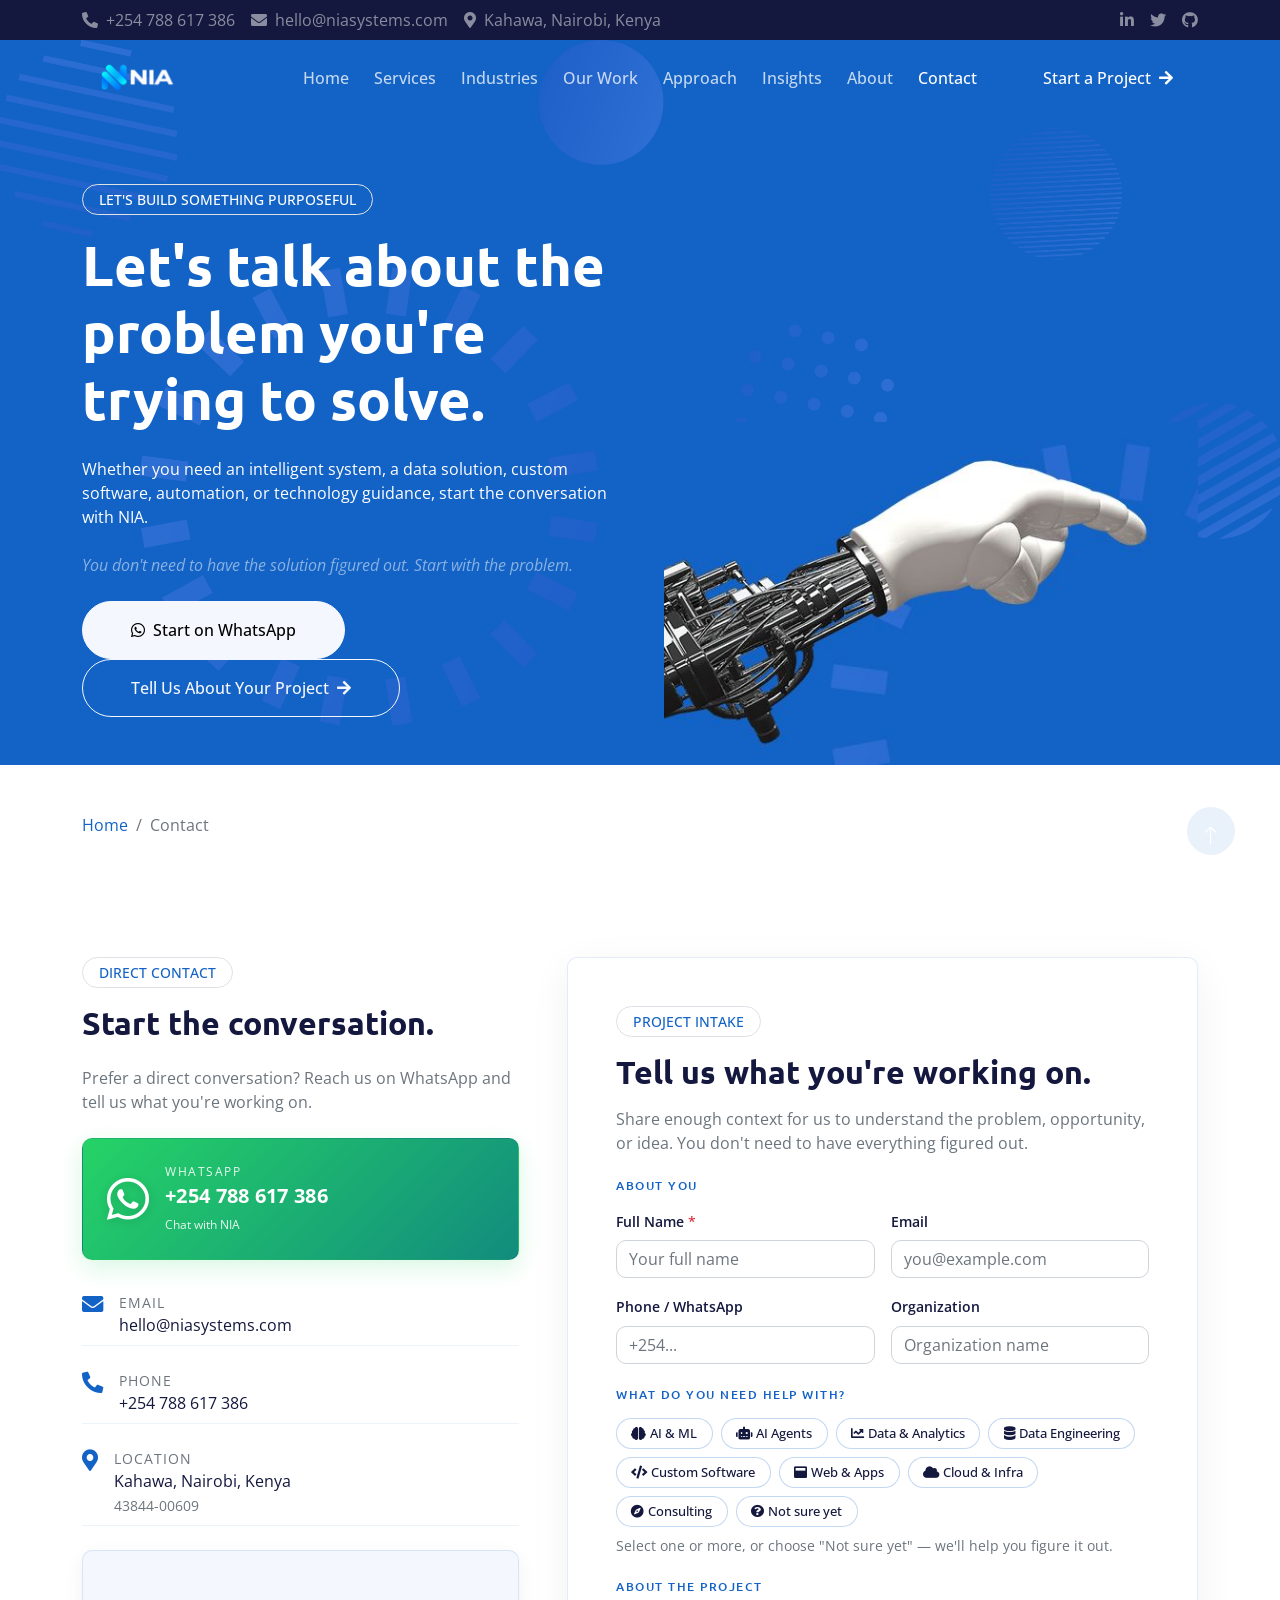
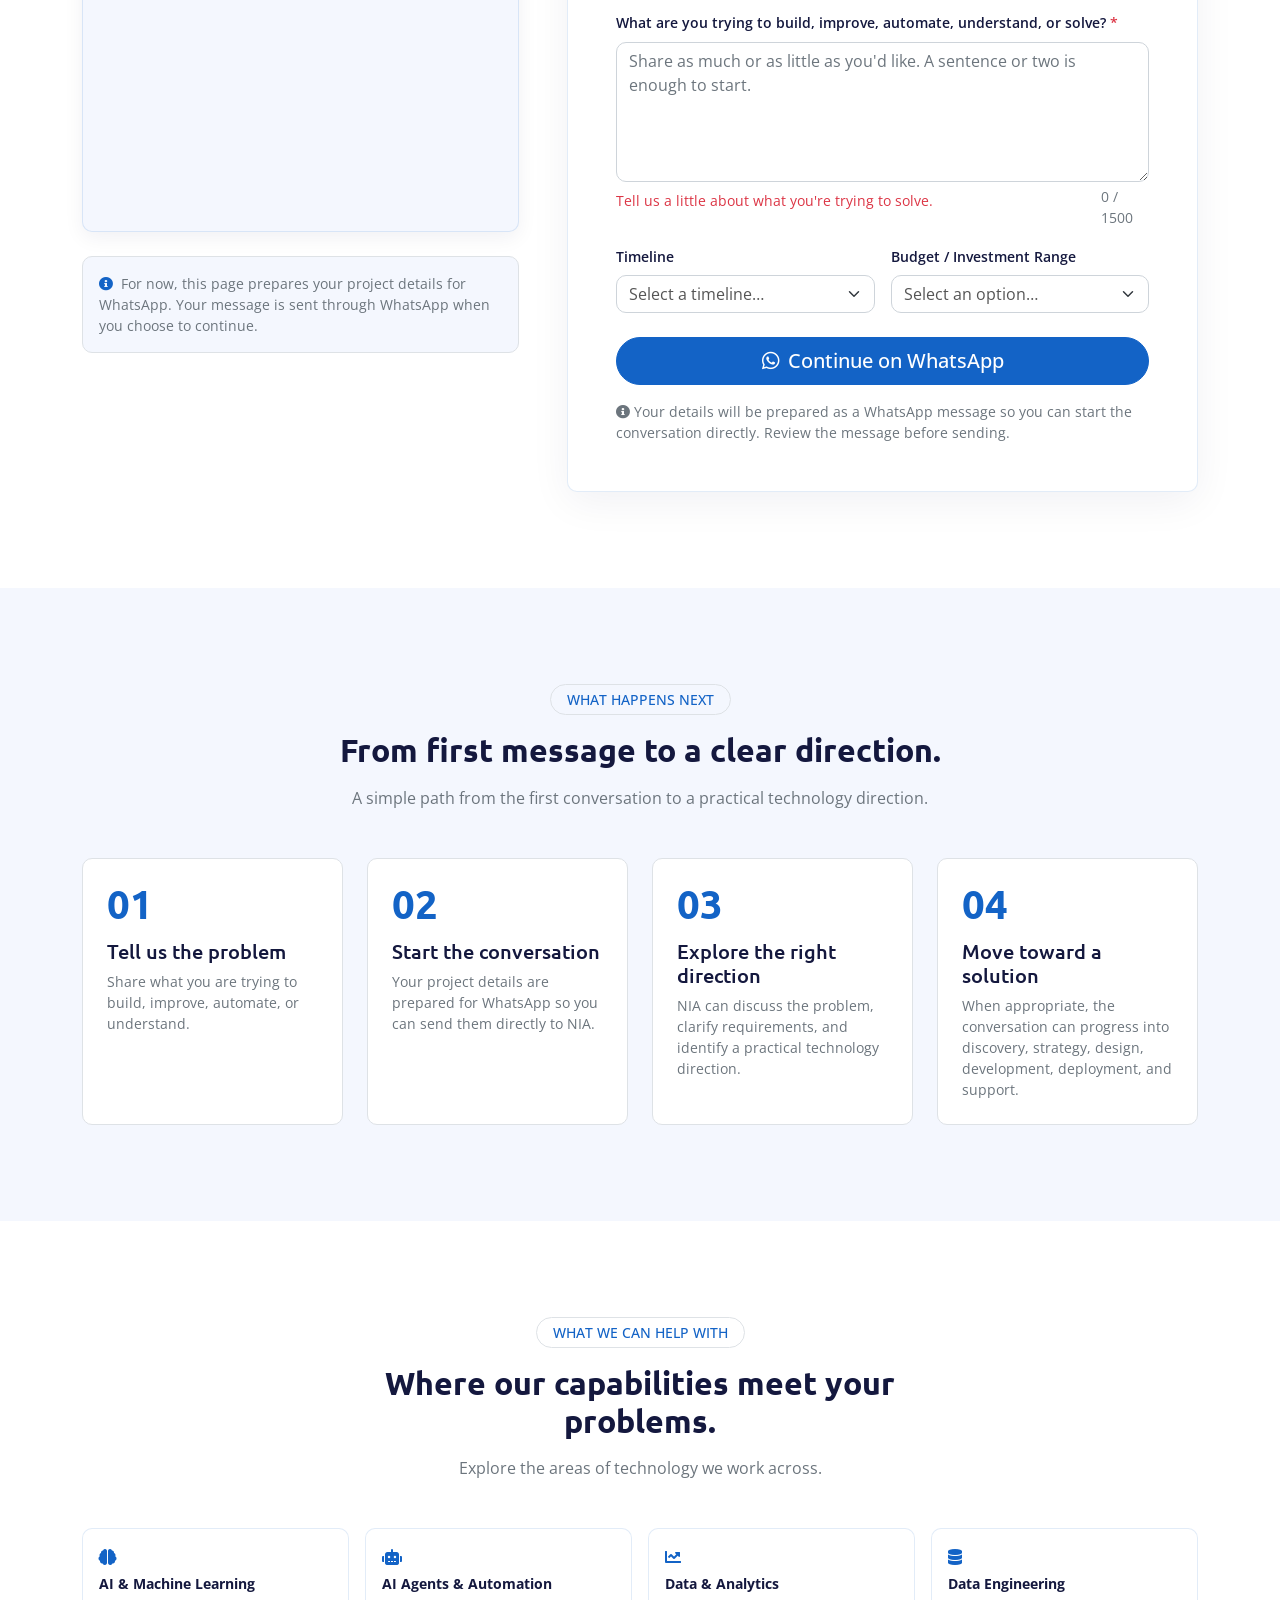
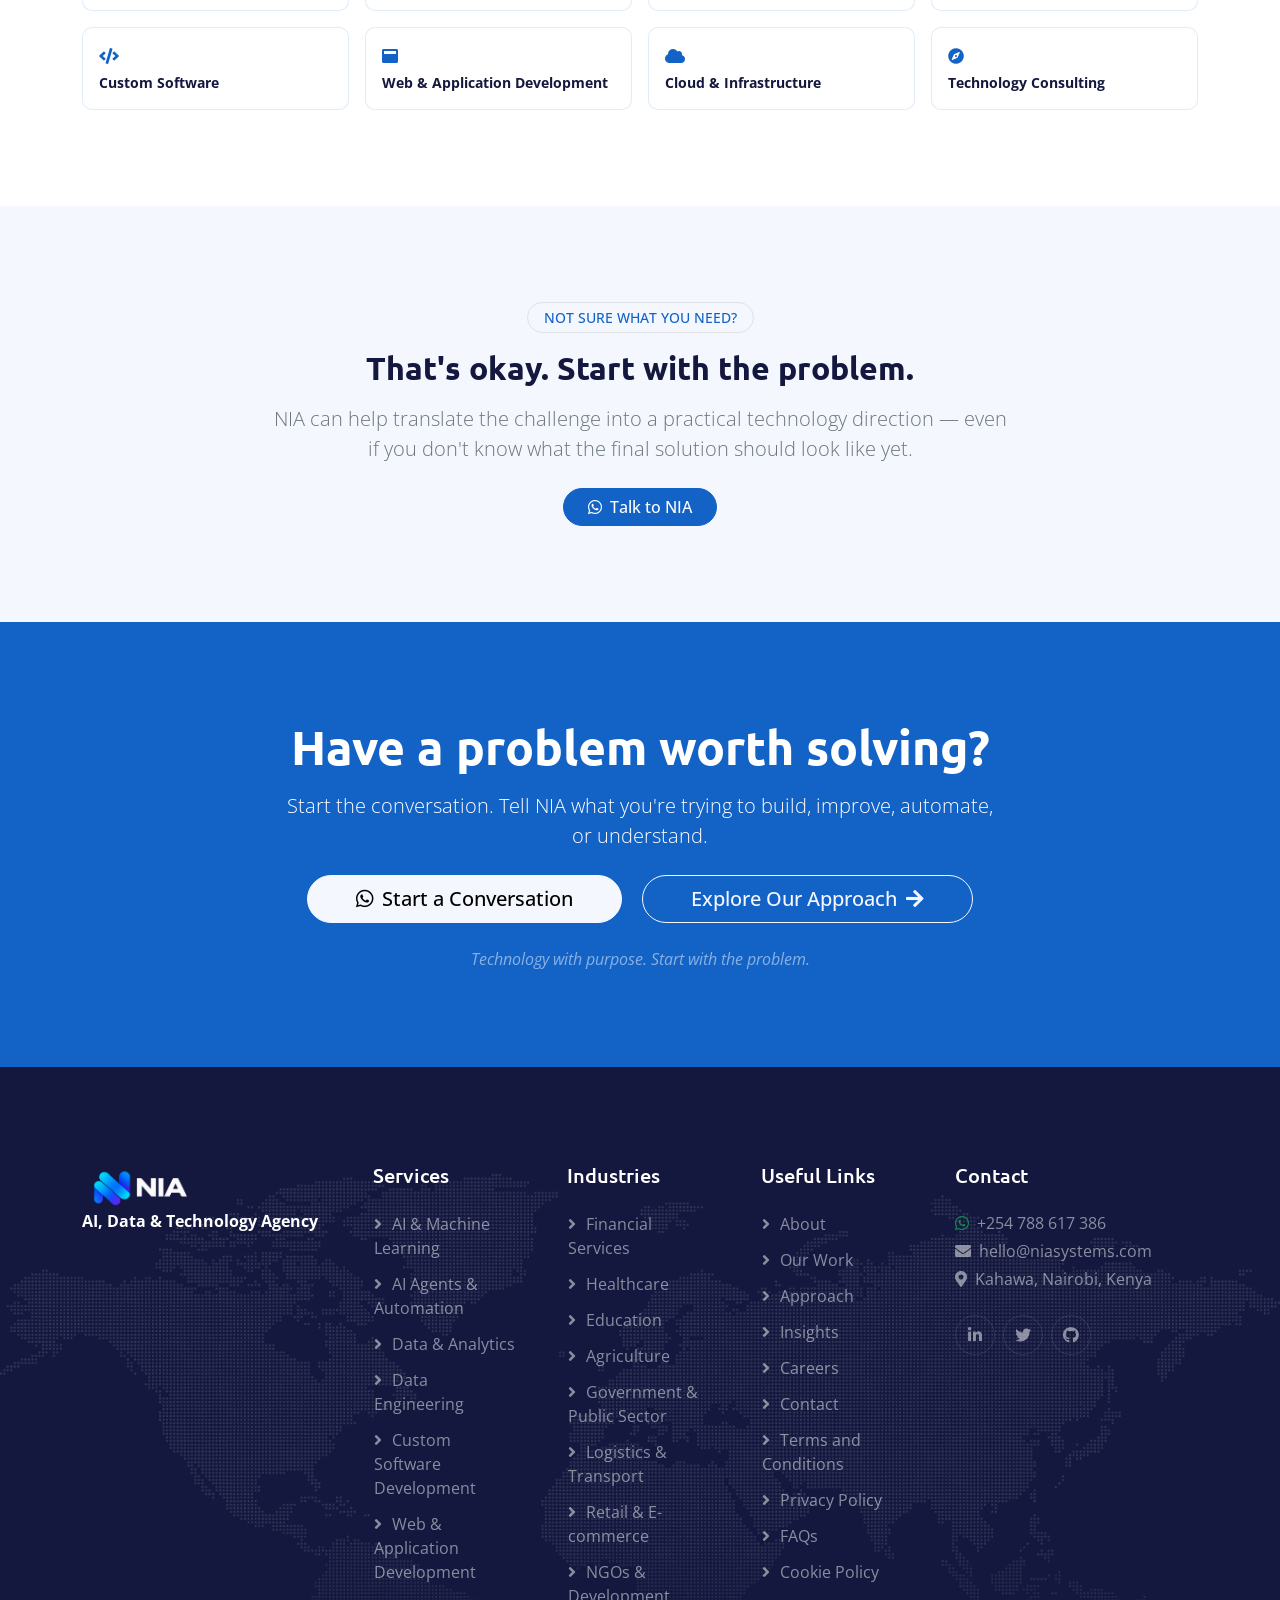
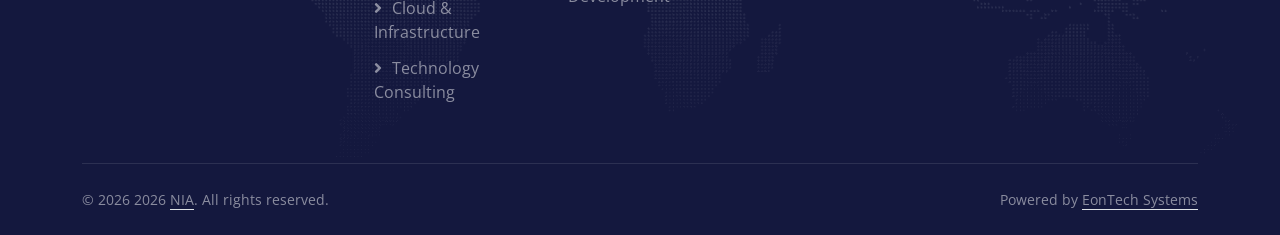
<file: nia-contact.html>
<!doctype html>
<html lang="en">
  <head>
    <meta charset="utf-8" />
    <title>Contact NIA | Start a Technology Project</title>
    <meta
      name="description"
      content="Talk to NIA about AI, data, automation, software development, cloud infrastructure, and technology solutions for real-world problems."
    />
    <meta
      name="keywords"
      content="contact AI company Kenya, AI solutions Nairobi, data analytics Kenya, software development, technology consulting, WhatsApp contact"
    />
    <meta name="viewport" content="width=device-width, initial-scale=1.0" />
    <meta name="theme-color" content="#1363C6" />
    <link rel="canonical" href="https://niasoftwares.com/nia-contact.html" />

    <!-- Open Graph -->
    <meta
      property="og:title"
      content="Contact NIA | Start a Technology Project"
    />
    <meta
      property="og:description"
      content="Start with the problem. Tell NIA what you're building, improving, automating, or trying to understand."
    />
    <meta property="og:type" content="website" />
    <meta
      property="og:url"
      content="https://niasoftwares.com/nia-contact.html"
    />
    <meta
      property="og:image"
      content="https://niasoftwares.com/img/nia-logo.png"
    />

    <!-- Twitter -->
    <meta name="twitter:card" content="summary_large_image" />
    <meta name="twitter:title" content="Contact NIA" />
    <meta
      name="twitter:description"
      content="Start with the problem. Tell NIA what you're building, improving, automating, or trying to understand."
    />
    <meta
      name="twitter:image"
      content="https://niasoftwares.com/img/nia-logo.png"
    />

    <!-- Favicon -->
    <link href="img/favicon.ico" rel="icon" />

    <!-- Google Web Fonts -->
    <link rel="preconnect" href="https://fonts.googleapis.com" />
    <link rel="preconnect" href="https://fonts.gstatic.com" crossorigin />
    <link
      href="https://fonts.googleapis.com/css2?family=Open+Sans:wght@400;600&family=Ubuntu:wght@500;700&display=swap"
      rel="stylesheet"
    />

    <!-- Icon Font Stylesheet -->
    <link
      href="https://cdnjs.cloudflare.com/ajax/libs/font-awesome/5.10.0/css/all.min.css"
      rel="stylesheet"
    />
    <link
      href="https://cdn.jsdelivr.net/npm/bootstrap-icons@1.4.1/font/bootstrap-icons.css"
      rel="stylesheet"
    />

    <!-- Libraries Stylesheet -->
    <link href="lib/animate/animate.min.css" rel="stylesheet" />

    <!-- Customized Bootstrap Stylesheet -->
    <link href="css/bootstrap.min.css" rel="stylesheet" />

    <!-- Template Stylesheet -->
    <link href="css/style.css" rel="stylesheet" />

    <!-- Structured Data -->
    <script type="application/ld+json">
      {
        "@context": "https://schema.org",
        "@type": "Organization",
        "name": "NIA",
        "description": "AI, Data & Technology Agency",
        "url": "https://niasoftwares.com/",
        "logo": "https://niasoftwares.com/img/nia-logo.png",
        "telephone": "+254788617386",
        "email": "hello@niasystems.com",
        "address": {
          "@type": "PostalAddress",
          "addressLocality": "Kahawa, Nairobi",
          "addressCountry": "Kenya",
          "postalCode": "43844-00609"
        },
        "contactPoint": {
          "@type": "ContactPoint",
          "telephone": "+254788617386",
          "contactType": "customer service",
          "availableLanguage": ["English", "Swahili"]
        }
      }
    </script>

    <style>
      /*** ============================================================
     NIA CONTACT PAGE STYLES
     Scoped under contact-page contexts to avoid collisions
     ============================================================ ***/

      /* --- WhatsApp Primary Card --- */
      .contact-whatsapp-primary {
        background: linear-gradient(135deg, #25d366 0%, #128c7e 100%);
        color: #ffffff;
        border: 1px solid rgba(0, 0, 0, 0.05);
        box-shadow: 0 8px 24px rgba(37, 211, 102, 0.18);
        transition:
          transform 0.3s ease,
          box-shadow 0.3s ease;
      }

      .contact-whatsapp-primary:hover,
      .contact-whatsapp-primary:focus {
        transform: translateY(-3px);
        box-shadow: 0 12px 30px rgba(37, 211, 102, 0.28);
        color: #ffffff;
        text-decoration: none;
      }

      .contact-whatsapp-primary i.fab.fa-whatsapp {
        color: #ffffff;
        filter: drop-shadow(0 2px 4px rgba(0, 0, 0, 0.15));
      }

      .contact-whatsapp-primary small {
        opacity: 0.9;
        font-size: 0.75rem;
      }

      .contact-whatsapp-primary strong {
        letter-spacing: 0.3px;
      }

      /* --- Contact Info Items --- */
      .nia-contact-info-item {
        padding: 0.5rem 0;
        border-bottom: 1px solid rgba(19, 99, 198, 0.08);
      }

      .nia-contact-info-item:last-of-type {
        border-bottom: none;
      }

      .nia-contact-info-item a {
        transition: color 0.25s ease;
      }

      .nia-contact-info-item a:hover {
        color: var(--primary) !important;
      }

      /* --- Google Map --- */
      .nia-contact-map {
        position: relative;
        border: 1px solid rgba(19, 99, 198, 0.12);
        box-shadow: 0 6px 20px rgba(20, 24, 62, 0.06);
        background: var(--light);
        line-height: 0; /* removes inline-gap below iframe */
      }

      .nia-contact-map iframe {
        display: block;
        width: 100%;
        height: 280px;
        filter: saturate(0.95) contrast(1.02);
        transition: filter 0.3s ease;
      }

      .nia-contact-map:hover iframe {
        filter: saturate(1.05) contrast(1.05);
      }

      /* --- Project Intake Form Card --- */
      .contact-form-card {
        box-shadow: 0 10px 40px rgba(20, 24, 62, 0.06);
        border-color: rgba(19, 99, 198, 0.12) !important;
      }

      .contact-form-card h6.text-uppercase {
        font-size: 0.72rem;
        font-weight: 700;
      }

      /* Form control polish */
      .contact-form-card .form-control,
      .contact-form-card .form-select {
        border-radius: 10px;
        border-color: #ced4da;
        transition:
          border-color 0.2s ease,
          box-shadow 0.2s ease;
      }

      .contact-form-card .form-control:focus,
      .contact-form-card .form-select:focus {
        border-color: var(--primary);
        box-shadow: 0 0 0 0.2rem rgba(19, 99, 198, 0.18);
      }

      .contact-form-card .form-label {
        font-weight: 600;
        color: var(--dark);
        font-size: 0.9rem;
      }

      .contact-form-card textarea.form-control {
        resize: vertical;
        min-height: 140px;
      }

      /* --- Service Selector Chips --- */
      .nia-service-selector {
        display: flex;
        flex-wrap: wrap;
        gap: 0.5rem;
      }

      .nia-service-chip {
        display: inline-flex;
        align-items: center;
        padding: 0.5rem 0.9rem;
        font-size: 0.82rem;
        font-weight: 500;
        color: var(--dark);
        background: #ffffff;
        border: 1px solid rgba(19, 99, 198, 0.25);
        border-radius: 999px;
        cursor: pointer;
        transition: all 0.22s ease;
        line-height: 1;
        user-select: none;
      }

      .nia-service-chip:hover {
        border-color: var(--primary);
        color: var(--primary);
        background: rgba(19, 99, 198, 0.04);
      }

      .nia-service-chip:focus-visible {
        outline: none;
        box-shadow: 0 0 0 0.2rem rgba(19, 99, 198, 0.25);
        border-color: var(--primary);
      }

      .nia-service-chip.active,
      .nia-service-chip[aria-pressed="true"] {
        background: var(--primary);
        border-color: var(--primary);
        color: #ffffff;
        box-shadow: 0 4px 14px rgba(19, 99, 198, 0.25);
      }

      .nia-service-chip.active i,
      .nia-service-chip[aria-pressed="true"] i {
        color: #ffffff;
      }

      /* --- WhatsApp Ready State --- */
      .nia-whatsapp-ready {
        background: rgba(25, 135, 84, 0.05);
        border-color: rgba(25, 135, 84, 0.3) !important;
        animation: niaFadeIn 0.4s ease;
      }

      .nia-whatsapp-ready h5 {
        font-weight: 700;
      }

      @keyframes niaFadeIn {
        from {
          opacity: 0;
          transform: translateY(6px);
        }
        to {
          opacity: 1;
          transform: translateY(0);
        }
      }

      /* --- What Happens Next steps polish --- */
      #what-happens-next .display-6 {
        font-family: "Ubuntu", sans-serif;
        font-weight: 700;
        line-height: 1;
      }

      /* --- Services bridge compact cards --- */
      #contact-services a {
        transition:
          transform 0.25s ease,
          border-color 0.25s ease,
          box-shadow 0.25s ease;
        border-color: rgba(19, 99, 198, 0.12) !important;
      }

      #contact-services a:hover {
        transform: translateY(-3px);
        border-color: var(--primary) !important;
        box-shadow: 0 8px 22px rgba(19, 99, 198, 0.12);
      }

      /* --- Responsive tweaks --- */
      @media (max-width: 991.98px) {
        .nia-contact-map iframe {
          height: 240px;
        }

        .contact-form-card {
          padding: 1.5rem !important;
        }
      }

      @media (max-width: 575.98px) {
        .contact-whatsapp-primary {
          flex-direction: column;
          text-align: center;
          gap: 0.5rem;
        }

        .contact-whatsapp-primary i.fab.fa-whatsapp {
          margin: 0 0 0.5rem 0 !important;
        }

        .nia-service-chip {
          font-size: 0.78rem;
          padding: 0.45rem 0.75rem;
        }

        .nia-contact-map iframe {
          height: 220px;
        }
      }

      /* --- Reduced motion support --- */
      @media (prefers-reduced-motion: reduce) {
        .contact-whatsapp-primary,
        .nia-service-chip,
        #contact-services a,
        .nia-contact-map iframe {
          transition: none;
        }

        .nia-whatsapp-ready {
          animation: none;
        }
      }
    </style>
    <link rel="icon" href="img/icon-logo.JPG" type="image/png" />
  </head>

  <body>
    <!-- Spinner Start -->
    <div
      id="spinner"
      class="show bg-white position-fixed translate-middle w-100 vh-100 top-50 start-50 d-flex align-items-center justify-content-center"
    >
      <div
        class="spinner-grow text-primary"
        style="width: 3rem; height: 3rem"
        role="status"
      >
        <span class="sr-only">Loading...</span>
      </div>
    </div>
    <!-- Spinner End -->

    <!-- Top Bar Start -->
    <div class="container-fluid bg-dark text-white-50 py-2 d-none d-lg-block">
      <div class="container">
        <div class="d-flex justify-content-between align-items-center">
          <div class="d-flex align-items-center">
            <a class="text-white-50 me-3" href="tel:+254788617386"
              ><i class="fa fa-phone-alt me-2"></i>+254 788 617 386</a
            >
            <a class="text-white-50 me-3" href="mailto:hello@niasystems.com"
              ><i class="fa fa-envelope me-2"></i>hello@niasystems.com</a
            >
            <span class="text-white-50"
              ><i class="fa fa-map-marker-alt me-2"></i>Kahawa, Nairobi,
              Kenya</span
            >
          </div>
          <div class="d-flex">
            <a class="text-white-50 me-3" href="#"
              ><i class="fab fa-linkedin-in"></i
            ></a>
            <a class="text-white-50 me-3" href="#"
              ><i class="fab fa-twitter"></i
            ></a>
            <a class="text-white-50" href="#"><i class="fab fa-github"></i></a>
          </div>
        </div>
      </div>
    </div>
    <!-- Top Bar End -->

    <!-- Navbar Start (Contact Active) -->
    <div class="container-fluid sticky-top">
      <div class="container">
        <nav class="navbar navbar-expand-lg navbar-dark p-0">
          <a href="index.html" class="navbar-brand">
            <img src="img/nia-logo.png" alt="NIA" style="height: 45px" />
          </a>
          <button
            type="button"
            class="navbar-toggler ms-auto me-0"
            data-bs-toggle="collapse"
            data-bs-target="#navbarCollapse"
          >
            <span class="navbar-toggler-icon"></span>
          </button>
          <div class="collapse navbar-collapse" id="navbarCollapse">
            <div class="navbar-nav ms-auto align-items-lg-center">
              <a href="index.html" class="nav-item nav-link">Home</a>

              <!-- Mega Menu: Services -->
              <div class="nav-item dropdown mega-menu">
                <a
                  href="#"
                  class="nav-link dropdown-toggle"
                  data-bs-toggle="dropdown"
                  >Services</a
                >
                <div class="dropdown-menu mega-dropdown">
                  <div class="row g-0">
                    <div class="col-lg-3 col-md-6">
                      <div class="mega-col">
                        <h6 class="mega-heading">AI, Automation &amp; ML</h6>
                        <a href="nia-services.html#ai-ml" class="mega-link"
                          >AI &amp; Machine Learning</a
                        >
                        <a href="nia-services.html#ai-agents" class="mega-link"
                          >AI Agents &amp; Automation</a
                        >
                        <a
                          href="nia-services.html#data-analytics"
                          class="mega-link"
                          >Data &amp; Analytics</a
                        >
                        <a
                          href="nia-services.html#data-engineering"
                          class="mega-link"
                          >Data Engineering</a
                        >
                      </div>
                    </div>
                    <div class="col-lg-3 col-md-6">
                      <div class="mega-col">
                        <h6 class="mega-heading">Development</h6>
                        <a
                          href="nia-services.html#custom-software"
                          class="mega-link"
                          >Custom Software Development</a
                        >
                        <a href="nia-services.html#web-app" class="mega-link"
                          >Web &amp; Application Development</a
                        >
                        <a
                          href="nia-services.html#cloud-infra"
                          class="mega-link"
                          >Cloud &amp; Infrastructure</a
                        >
                        <a href="nia-services.html#consulting" class="mega-link"
                          >Technology Consulting</a
                        >
                      </div>
                    </div>
                    <div class="col-lg-6 d-none d-lg-block">
                      <div class="mega-feature">
                        <i class="fa fa-cogs fa-2x text-primary mb-2"></i>
                        <h6 class="text-white">
                          Technology designed around your problems.
                        </h6>
                        <p class="small text-white-50 mb-2">
                          From AI to custom software, we build what your
                          organisation actually needs.
                        </p>
                        <a
                          href="nia-services.html"
                          class="btn btn-sm btn-primary rounded-pill px-3"
                          >Explore All Services
                          <i class="fa fa-arrow-right ms-1"></i
                        ></a>
                      </div>
                    </div>
                  </div>
                </div>
              </div>

              <!-- Mega Menu: Industries -->
              <div class="nav-item dropdown mega-menu">
                <a
                  href="#"
                  class="nav-link dropdown-toggle"
                  data-bs-toggle="dropdown"
                  >Industries</a
                >
                <div class="dropdown-menu mega-dropdown">
                  <div class="row g-0">
                    <div class="col-lg-3 col-md-6">
                      <div class="mega-col">
                        <h6 class="mega-heading">Sectors</h6>
                        <a href="nia-industries.html#finance" class="mega-link"
                          >Financial Services</a
                        >
                        <a
                          href="nia-industries.html#healthcare"
                          class="mega-link"
                          >Healthcare</a
                        >
                        <a
                          href="nia-industries.html#education"
                          class="mega-link"
                          >Education</a
                        >
                        <a
                          href="nia-industries.html#agriculture"
                          class="mega-link"
                          >Agriculture</a
                        >
                      </div>
                    </div>
                    <div class="col-lg-3 col-md-6">
                      <div class="mega-col">
                        <h6 class="mega-heading">Public &amp; Commerce</h6>
                        <a
                          href="nia-industries.html#government"
                          class="mega-link"
                          >Government &amp; Public Sector</a
                        >
                        <a
                          href="nia-industries.html#logistics"
                          class="mega-link"
                          >Logistics &amp; Transport</a
                        >
                        <a href="nia-industries.html#retail" class="mega-link"
                          >Retail &amp; E-commerce</a
                        >
                        <a href="nia-industries.html#ngos" class="mega-link"
                          >NGOs &amp; Development</a
                        >
                      </div>
                    </div>
                    <div class="col-lg-6 d-none d-lg-block">
                      <div class="mega-feature">
                        <i
                          class="fa fa-globe-africa fa-2x text-primary mb-2"
                        ></i>
                        <h6 class="text-white">
                          Solutions shaped around real-world industries.
                        </h6>
                        <p class="small text-white-50 mb-2">
                          We understand the context behind the technology.
                        </p>
                        <a
                          href="nia-industries.html"
                          class="btn btn-sm btn-primary rounded-pill px-3"
                          >Explore Industries
                          <i class="fa fa-arrow-right ms-1"></i
                        ></a>
                      </div>
                    </div>
                  </div>
                </div>
              </div>

              <!-- Mega Menu: Our Work -->
              <div class="nav-item dropdown mega-menu">
                <a
                  href="#"
                  class="nav-link dropdown-toggle"
                  data-bs-toggle="dropdown"
                  >Our Work</a
                >
                <div class="dropdown-menu mega-dropdown">
                  <div class="row g-0">
                    <div class="col-lg-3 col-md-6">
                      <div class="mega-col">
                        <h6 class="mega-heading">Evidence</h6>
                        <a href="nia-work.html#case-studies" class="mega-link"
                          >Case Studies</a
                        >
                        <a href="nia-work.html#projects" class="mega-link"
                          >Projects</a
                        >
                        <a href="nia-work.html#client-results" class="mega-link"
                          >Client Results</a
                        >
                      </div>
                    </div>
                    <div class="col-lg-3 col-md-6">
                      <div class="mega-col">
                        <h6 class="mega-heading">Coming Soon</h6>
                        <span class="mega-link disabled"
                          >Project Dashboard</span
                        >
                        <span class="mega-link disabled">Client Portal</span>
                      </div>
                    </div>
                    <div class="col-lg-6 d-none d-lg-block">
                      <div class="mega-feature">
                        <i class="fa fa-chart-line fa-2x text-primary mb-2"></i>
                        <h6 class="text-white">
                          Technology that delivers outcomes.
                        </h6>
                        <p class="small text-white-50 mb-2">
                          Real projects will be populated from the NIA
                          dashboard.
                        </p>
                        <a
                          href="nia-work.html"
                          class="btn btn-sm btn-primary rounded-pill px-3"
                          >View Our Work <i class="fa fa-arrow-right ms-1"></i
                        ></a>
                      </div>
                    </div>
                  </div>
                </div>
              </div>

              <!-- Mega Menu: Approach -->
              <div class="nav-item dropdown mega-menu">
                <a
                  href="#"
                  class="nav-link dropdown-toggle"
                  data-bs-toggle="dropdown"
                  >Approach</a
                >
                <div class="dropdown-menu mega-dropdown">
                  <div class="row g-0">
                    <div class="col-lg-3 col-md-6">
                      <div class="mega-col">
                        <h6 class="mega-heading">Process</h6>
                        <a
                          href="nia-approach.html#how-we-work"
                          class="mega-link"
                          >How We Work</a
                        >
                        <a href="nia-approach.html#discovery" class="mega-link"
                          >Discovery</a
                        >
                        <a href="nia-approach.html#strategy" class="mega-link"
                          >Strategy</a
                        >
                        <a href="nia-approach.html#design-dev" class="mega-link"
                          >Design &amp; Development</a
                        >
                      </div>
                    </div>
                    <div class="col-lg-3 col-md-6">
                      <div class="mega-col">
                        <h6 class="mega-heading">Delivery</h6>
                        <a href="nia-approach.html#deployment" class="mega-link"
                          >Deployment</a
                        >
                        <a href="nia-approach.html#support" class="mega-link"
                          >Support &amp; Scaling</a
                        >
                      </div>
                    </div>
                    <div class="col-lg-6 d-none d-lg-block">
                      <div class="mega-feature">
                        <i class="fa fa-route fa-2x text-primary mb-2"></i>
                        <h6 class="text-white">From problem to impact.</h6>
                        <p class="small text-white-50 mb-2">
                          A clear, structured path from understanding to scale.
                        </p>
                        <a
                          href="nia-approach.html"
                          class="btn btn-sm btn-primary rounded-pill px-3"
                          >See Our Approach
                          <i class="fa fa-arrow-right ms-1"></i
                        ></a>
                      </div>
                    </div>
                  </div>
                </div>
              </div>

              <!-- Mega Menu: Insights -->
              <div class="nav-item dropdown mega-menu">
                <a
                  href="#"
                  class="nav-link dropdown-toggle"
                  data-bs-toggle="dropdown"
                  >Insights</a
                >
                <div class="dropdown-menu mega-dropdown">
                  <div class="row g-0">
                    <div class="col-lg-3 col-md-6">
                      <div class="mega-col">
                        <h6 class="mega-heading">Knowledge</h6>
                        <a href="nia-insights.html#articles" class="mega-link"
                          >Articles</a
                        >
                        <a href="nia-insights.html#research" class="mega-link"
                          >Research</a
                        >
                        <a href="nia-insights.html#guides" class="mega-link"
                          >Guides</a
                        >
                        <a href="nia-insights.html#reports" class="mega-link"
                          >Reports</a
                        >
                      </div>
                    </div>
                    <div class="col-lg-3 col-md-6">
                      <div class="mega-col">
                        <h6 class="mega-heading">Coming Soon</h6>
                        <span class="mega-link disabled"
                          >AI &amp; Automation</span
                        >
                        <span class="mega-link disabled"
                          >Data &amp; Analytics</span
                        >
                      </div>
                    </div>
                    <div class="col-lg-6 d-none d-lg-block">
                      <div class="mega-feature">
                        <i class="fa fa-lightbulb fa-2x text-primary mb-2"></i>
                        <h6 class="text-white">
                          Ideas, research, and perspectives.
                        </h6>
                        <p class="small text-white-50 mb-2">
                          Thought leadership on intelligent technology.
                        </p>
                        <a
                          href="nia-insights.html"
                          class="btn btn-sm btn-primary rounded-pill px-3"
                          >Explore Insights
                          <i class="fa fa-arrow-right ms-1"></i
                        ></a>
                      </div>
                    </div>
                  </div>
                </div>
              </div>

              <!-- Mega Menu: About -->
              <div class="nav-item dropdown mega-menu">
                <a
                  href="#"
                  class="nav-link dropdown-toggle"
                  data-bs-toggle="dropdown"
                  >About</a
                >
                <div class="dropdown-menu mega-dropdown">
                  <div class="row g-0">
                    <div class="col-lg-3 col-md-6">
                      <div class="mega-col">
                        <h6 class="mega-heading">Company</h6>
                        <a href="nia-about.html#who-we-are" class="mega-link"
                          >Who We Are</a
                        >
                        <a href="nia-about.html#mission" class="mega-link"
                          >Our Mission</a
                        >
                        <a href="nia-about.html#team" class="mega-link"
                          >Our Team</a
                        >
                        <a href="nia-about.html#values" class="mega-link"
                          >Our Values</a
                        >
                        <a href="nia-about.html#careers" class="mega-link"
                          >Careers</a
                        >
                      </div>
                    </div>
                    <div class="col-lg-3 col-md-6">
                      <div class="mega-col">
                        <h6 class="mega-heading">Philosophy</h6>
                        <span class="mega-link disabled"
                          >Technology with purpose.</span
                        >
                      </div>
                    </div>
                    <div class="col-lg-6 d-none d-lg-block">
                      <div class="mega-feature">
                        <i class="fa fa-users fa-2x text-primary mb-2"></i>
                        <h6 class="text-white">
                          Turning complexity into real solutions.
                        </h6>
                        <p class="small text-white-50 mb-2">
                          Learn who we are and why we build.
                        </p>
                        <a
                          href="nia-about.html"
                          class="btn btn-sm btn-primary rounded-pill px-3"
                          >Discover NIA <i class="fa fa-arrow-right ms-1"></i
                        ></a>
                      </div>
                    </div>
                  </div>
                </div>
              </div>

              <a href="nia-contact.html" class="nav-item nav-link active"
                >Contact</a
              >
            </div>
            <a
              href="#project-intake"
              class="btn btn-primary rounded-pill px-4 ms-3 d-none d-lg-block"
              >Start a Project <i class="fa fa-arrow-right ms-1"></i
            ></a>
          </div>
        </nav>
      </div>
    </div>
    <!-- Navbar End -->

    <main>
      <!-- Contact Hero Start -->
      <div class="container-fluid pt-5 bg-primary hero-header mb-5">
        <div class="container pt-5">
          <div class="row g-5 pt-5">
            <div
              class="col-lg-6 align-self-center text-center text-lg-start mb-lg-5"
            >
              <div
                class="btn btn-sm border rounded-pill text-white px-3 mb-3 animated slideInRight"
              >
                LET'S BUILD SOMETHING PURPOSEFUL
              </div>
              <h1 class="display-4 text-white mb-4 animated slideInRight">
                Let's talk about the problem you're trying to solve.
              </h1>
              <p class="text-white mb-4 animated slideInRight">
                Whether you need an intelligent system, a data solution, custom
                software, automation, or technology guidance, start the
                conversation with NIA.
              </p>
              <p class="text-white-50 mb-4 fst-italic animated slideInRight">
                You don't need to have the solution figured out. Start with the
                problem.
              </p>
              <a
                href="https://wa.me/254788617386?text=Hello%20NIA%20Softwares%2C%20I%20would%20like%20to%20discuss%20a%20technology%20project."
                target="_blank"
                rel="noopener noreferrer"
                class="btn btn-light py-sm-3 px-sm-5 rounded-pill me-3 animated slideInRight"
                data-cta="whatsapp"
                data-contact-action="start-conversation"
                id="start-btn"
                ><i class="fab fa-whatsapp me-2"></i>Start on WhatsApp</a
              >
              <a
                href="#project-intake"
                class="btn btn-outline-light py-sm-3 px-sm-5 rounded-pill animated slideInRight"
                >Tell Us About Your Project
                <i class="fa fa-arrow-right ms-1"></i
              ></a>
            </div>
            <div class="col-lg-6 align-self-end text-center text-lg-end">
              <img
                class="img-fluid"
                src="img/contact/contact-hero.jpg"
                alt="Abstract visualization of a conversation turning into a technology solution"
                loading="eager"
              />
            </div>
          </div>
        </div>
      </div>
      <!-- Contact Hero End -->

      <!-- Breadcrumb Start -->
      <div class="container mb-4">
        <nav aria-label="breadcrumb">
          <ol class="breadcrumb mb-0">
            <li class="breadcrumb-item"><a href="index.html">Home</a></li>
            <li class="breadcrumb-item active" aria-current="page">Contact</li>
          </ol>
        </nav>
      </div>
      <!-- Breadcrumb End -->

      <!-- Contact + Project Intake Start -->
      <div class="container-fluid py-5" id="project-intake">
        <div class="container py-5">
          <div class="row g-5">
            <!-- Left: Contact Intro & Info -->
            <div class="col-lg-5 wow fadeIn" data-wow-delay="0.1s">
              <div
                class="btn btn-sm border rounded-pill text-primary px-3 mb-3"
              >
                DIRECT CONTACT
              </div>
              <h2 class="mb-4">Start the conversation.</h2>
              <p class="text-muted mb-4">
                Prefer a direct conversation? Reach us on WhatsApp and tell us
                what you're working on.
              </p>

              <a
                href="https://wa.me/254788617386?text=Hello%20NIA%20Softwares%2C%20I%20would%20like%20to%20discuss%20a%20technology%20project."
                target="_blank"
                rel="noopener noreferrer"
                class="contact-whatsapp-primary d-flex align-items-center text-decoration-none p-4 rounded mb-4"
                data-cta="whatsapp"
                data-contact-action="start-conversation"
              >
                <i class="fab fa-whatsapp fa-3x me-3"></i>
                <div>
                  <small
                    class="d-block text-uppercase"
                    style="letter-spacing: 1.5px"
                    >WhatsApp</small
                  >
                  <strong class="d-block fs-5">+254 788 617 386</strong>
                  <small>Chat with NIA</small>
                </div>
              </a>

              <div class="nia-contact-info-item d-flex align-items-start mb-3">
                <i class="fa fa-envelope text-primary fa-lg me-3 mt-1"></i>
                <div>
                  <small
                    class="text-muted d-block text-uppercase"
                    style="letter-spacing: 1px"
                    >Email</small
                  >
                  <a
                    href="mailto:hello@niasystems.com"
                    class="text-dark text-decoration-none"
                    >hello@niasystems.com</a
                  >
                </div>
              </div>
              <div class="nia-contact-info-item d-flex align-items-start mb-3">
                <i class="fa fa-phone-alt text-primary fa-lg me-3 mt-1"></i>
                <div>
                  <small
                    class="text-muted d-block text-uppercase"
                    style="letter-spacing: 1px"
                    >Phone</small
                  >
                  <a
                    href="tel:+254788617386"
                    class="text-dark text-decoration-none"
                    >+254 788 617 386</a
                  >
                </div>
              </div>
              <div class="nia-contact-info-item d-flex align-items-start mb-4">
                <i
                  class="fa fa-map-marker-alt text-primary fa-lg me-3 mt-1"
                ></i>
                <div>
                  <small
                    class="text-muted d-block text-uppercase"
                    style="letter-spacing: 1px"
                    >Location</small
                  >
                  <span class="text-dark">Kahawa, Nairobi, Kenya</span><br />
                  <span class="text-muted small">43844-00609</span>
                </div>
              </div>

              <!-- Google Map -->
              <div class="nia-contact-map rounded overflow-hidden mb-4">
                <iframe
                  title="NIA location — Kahawa, Nairobi, Kenya"
                  src="https://www.google.com/maps?q=Kahawa,+Nairobi,+Kenya&output=embed"
                  width="100%"
                  height="280"
                  style="border: 0"
                  loading="lazy"
                  referrerpolicy="no-referrer-when-downgrade"
                  allowfullscreen
                ></iframe>
              </div>

              <div class="p-3 bg-light rounded border">
                <p class="small mb-0 text-muted">
                  <i class="fa fa-info-circle text-primary me-2"></i>For now,
                  this page prepares your project details for WhatsApp. Your
                  message is sent through WhatsApp when you choose to continue.
                </p>
              </div>
            </div>

            <!-- Right: Project Intake Form -->
            <div class="col-lg-7 wow fadeIn" data-wow-delay="0.3s">
              <div class="contact-form-card p-4 p-lg-5 bg-white rounded border">
                <div
                  class="btn btn-sm border rounded-pill text-primary px-3 mb-3"
                >
                  PROJECT INTAKE
                </div>
                <h2 class="mb-3">Tell us what you're working on.</h2>
                <p class="text-muted mb-4">
                  Share enough context for us to understand the problem,
                  opportunity, or idea. You don't need to have everything
                  figured out.
                </p>

                <form id="projectIntakeForm" novalidate data-contact-form>
                  <!-- About You -->
                  <h6
                    class="text-uppercase text-primary small mb-3"
                    style="letter-spacing: 1.5px"
                  >
                    About You
                  </h6>
                  <div class="row g-3 mb-4">
                    <div class="col-md-6">
                      <label for="contactName" class="form-label"
                        >Full Name <span class="text-danger">*</span></label
                      >
                      <input
                        type="text"
                        class="form-control"
                        id="contactName"
                        name="name"
                        placeholder="Your full name"
                        autocomplete="name"
                        required
                        aria-required="true"
                      />
                      <div class="invalid-feedback" id="contactNameError">
                        Please tell us your name.
                      </div>
                    </div>
                    <div class="col-md-6">
                      <label for="contactEmail" class="form-label">Email</label>
                      <input
                        type="email"
                        class="form-control"
                        id="contactEmail"
                        name="email"
                        placeholder="you@example.com"
                        autocomplete="email"
                      />
                      <div class="invalid-feedback" id="contactEmailError">
                        Please enter a valid email address.
                      </div>
                    </div>
                    <div class="col-md-6">
                      <label for="contactPhone" class="form-label"
                        >Phone / WhatsApp</label
                      >
                      <input
                        type="tel"
                        class="form-control"
                        id="contactPhone"
                        name="phone"
                        placeholder="+254..."
                        autocomplete="tel"
                      />
                    </div>
                    <div class="col-md-6">
                      <label for="contactOrganization" class="form-label"
                        >Organization</label
                      >
                      <input
                        type="text"
                        class="form-control"
                        id="contactOrganization"
                        name="organization"
                        placeholder="Organization name"
                        autocomplete="organization"
                      />
                    </div>
                  </div>

                  <!-- Area of Interest -->
                  <h6
                    class="text-uppercase text-primary small mb-3"
                    style="letter-spacing: 1.5px"
                  >
                    What do you need help with?
                  </h6>
                  <div
                    class="nia-service-selector mb-2"
                    role="group"
                    aria-label="Select services you are interested in"
                  >
                    <button
                      type="button"
                      class="nia-service-chip"
                      data-service="AI & Machine Learning"
                      aria-pressed="false"
                    >
                      <i class="fa fa-brain me-1"></i>AI &amp; ML
                    </button>
                    <button
                      type="button"
                      class="nia-service-chip"
                      data-service="AI Agents & Automation"
                      aria-pressed="false"
                    >
                      <i class="fa fa-robot me-1"></i>AI Agents
                    </button>
                    <button
                      type="button"
                      class="nia-service-chip"
                      data-service="Data & Analytics"
                      aria-pressed="false"
                    >
                      <i class="fa fa-chart-line me-1"></i>Data &amp; Analytics
                    </button>
                    <button
                      type="button"
                      class="nia-service-chip"
                      data-service="Data Engineering"
                      aria-pressed="false"
                    >
                      <i class="fa fa-database me-1"></i>Data Engineering
                    </button>
                    <button
                      type="button"
                      class="nia-service-chip"
                      data-service="Custom Software Development"
                      aria-pressed="false"
                    >
                      <i class="fa fa-code me-1"></i>Custom Software
                    </button>
                    <button
                      type="button"
                      class="nia-service-chip"
                      data-service="Web & Application Development"
                      aria-pressed="false"
                    >
                      <i class="fa fa-window-maximize me-1"></i>Web &amp; Apps
                    </button>
                    <button
                      type="button"
                      class="nia-service-chip"
                      data-service="Cloud & Infrastructure"
                      aria-pressed="false"
                    >
                      <i class="fa fa-cloud me-1"></i>Cloud &amp; Infra
                    </button>
                    <button
                      type="button"
                      class="nia-service-chip"
                      data-service="Technology Consulting"
                      aria-pressed="false"
                    >
                      <i class="fa fa-compass me-1"></i>Consulting
                    </button>
                    <button
                      type="button"
                      class="nia-service-chip"
                      data-service="Not sure yet"
                      aria-pressed="false"
                    >
                      <i class="fa fa-question-circle me-1"></i>Not sure yet
                    </button>
                  </div>
                  <p class="small text-muted mb-4">
                    Select one or more, or choose "Not sure yet" — we'll help
                    you figure it out.
                  </p>

                  <!-- Project Details -->
                  <h6
                    class="text-uppercase text-primary small mb-3"
                    style="letter-spacing: 1.5px"
                  >
                    About the project
                  </h6>
                  <div class="mb-3">
                    <label for="contactMessage" class="form-label"
                      >What are you trying to build, improve, automate,
                      understand, or solve?
                      <span class="text-danger">*</span></label
                    >
                    <textarea
                      class="form-control"
                      id="contactMessage"
                      name="message"
                      rows="5"
                      placeholder="Share as much or as little as you'd like. A sentence or two is enough to start."
                      required
                      aria-required="true"
                      maxlength="1500"
                    ></textarea>
                    <div class="d-flex justify-content-between mt-1">
                      <div
                        class="invalid-feedback d-block"
                        id="contactMessageError"
                        style="display: none"
                      >
                        Tell us a little about what you're trying to solve.
                      </div>
                      <small class="text-muted ms-auto" id="messageCharCount"
                        >0 / 1500</small
                      >
                    </div>
                  </div>

                  <div class="row g-3 mb-4">
                    <div class="col-md-6">
                      <label for="contactTimeline" class="form-label"
                        >Timeline</label
                      >
                      <select
                        class="form-select"
                        id="contactTimeline"
                        name="timeline"
                      >
                        <option value="">Select a timeline…</option>
                        <option value="Exploring an idea">
                          Exploring an idea
                        </option>
                        <option value="Planning">Planning</option>
                        <option value="Ready to start">Ready to start</option>
                        <option value="Already in development">
                          Already in development
                        </option>
                        <option value="Need help with an existing system">
                          Need help with an existing system
                        </option>
                      </select>
                    </div>
                    <div class="col-md-6">
                      <label for="contactBudget" class="form-label"
                        >Budget / Investment Range</label
                      >
                      <select
                        class="form-select"
                        id="contactBudget"
                        name="budget"
                      >
                        <option value="">Select an option…</option>
                        <option value="Not decided">Not decided</option>
                        <option value="Exploring options">
                          Exploring options
                        </option>
                        <option value="I have a budget">I have a budget</option>
                        <option value="Prefer to discuss">
                          Prefer to discuss
                        </option>
                      </select>
                    </div>
                  </div>

                  <!-- Actions -->
                  <div class="d-flex flex-column flex-sm-row gap-2">
                    <button
                      type="submit"
                      class="btn btn-primary btn-lg rounded-pill px-4 flex-grow-1"
                      data-cta="whatsapp"
                      data-contact-action="continue-on-whatsapp"
                    >
                      <i class="fab fa-whatsapp me-2"></i>Continue on WhatsApp
                    </button>
                    <button
                      type="button"
                      class="btn btn-outline-primary btn-lg rounded-pill px-4"
                      id="copyBriefBtn"
                      data-contact-action="copy-project-brief"
                      style="display: none"
                    >
                      <i class="fa fa-copy me-2"></i>Copy Project Brief
                    </button>
                  </div>
                  <p class="small text-muted mt-3 mb-0">
                    <i class="fa fa-info-circle me-1"></i>Your details will be
                    prepared as a WhatsApp message so you can start the
                    conversation directly. Review the message before sending.
                  </p>

                  <!-- WhatsApp Ready State -->
                  <div
                    class="nia-whatsapp-ready mt-4 p-4 rounded border"
                    id="whatsappReadyState"
                    style="display: none"
                    role="status"
                    aria-live="polite"
                  >
                    <h5 class="text-success mb-2">
                      <i class="fa fa-check-circle me-2"></i>Your project brief
                      is ready.
                    </h5>
                    <p class="small text-muted mb-3">
                      WhatsApp should open with your project details prepared.
                      Review the message and send it to NIA.
                    </p>
                    <div class="d-flex flex-wrap gap-2">
                      <a
                        href="#"
                        id="openWhatsAppAgain"
                        class="btn btn-primary rounded-pill px-3"
                        target="_blank"
                        rel="noopener noreferrer"
                        ><i class="fab fa-whatsapp me-2"></i>Open WhatsApp
                        Again</a
                      >
                      <button
                        type="button"
                        class="btn btn-outline-primary rounded-pill px-3"
                        id="editProjectDetails"
                      >
                        Edit Project Details
                      </button>
                      <button
                        type="button"
                        class="btn btn-outline-secondary rounded-pill px-3"
                        id="copyBriefBtnSecondary"
                      >
                        <i class="fa fa-copy me-2"></i>Copy Project Brief
                      </button>
                    </div>
                    <p class="small text-muted mt-3 mb-0">
                      WhatsApp didn't open? Use the button above, or copy the
                      brief and send it manually to
                      <strong>+254 788 617 386</strong>.
                    </p>
                  </div>
                </form>
              </div>
            </div>
          </div>
        </div>
      </div>
      <!-- Contact + Project Intake End -->

      <!-- What Happens Next Start -->
      <div class="container-fluid py-5 bg-light" id="what-happens-next">
        <div class="container py-5">
          <div
            class="text-center mx-auto wow fadeIn mb-5"
            data-wow-delay="0.1s"
            style="max-width: 640px"
          >
            <div class="btn btn-sm border rounded-pill text-primary px-3 mb-3">
              WHAT HAPPENS NEXT
            </div>
            <h2 class="mb-3">From first message to a clear direction.</h2>
            <p class="text-muted mb-0">
              A simple path from the first conversation to a practical
              technology direction.
            </p>
          </div>
          <div class="row g-4">
            <div class="col-lg-3 col-md-6 wow fadeIn" data-wow-delay="0.1s">
              <div class="p-4 bg-white rounded border h-100">
                <div class="display-6 text-primary mb-3">01</div>
                <h5 class="mb-2">Tell us the problem</h5>
                <p class="small text-muted mb-0">
                  Share what you are trying to build, improve, automate, or
                  understand.
                </p>
              </div>
            </div>
            <div class="col-lg-3 col-md-6 wow fadeIn" data-wow-delay="0.2s">
              <div class="p-4 bg-white rounded border h-100">
                <div class="display-6 text-primary mb-3">02</div>
                <h5 class="mb-2">Start the conversation</h5>
                <p class="small text-muted mb-0">
                  Your project details are prepared for WhatsApp so you can send
                  them directly to NIA.
                </p>
              </div>
            </div>
            <div class="col-lg-3 col-md-6 wow fadeIn" data-wow-delay="0.3s">
              <div class="p-4 bg-white rounded border h-100">
                <div class="display-6 text-primary mb-3">03</div>
                <h5 class="mb-2">Explore the right direction</h5>
                <p class="small text-muted mb-0">
                  NIA can discuss the problem, clarify requirements, and
                  identify a practical technology direction.
                </p>
              </div>
            </div>
            <div class="col-lg-3 col-md-6 wow fadeIn" data-wow-delay="0.4s">
              <div class="p-4 bg-white rounded border h-100">
                <div class="display-6 text-primary mb-3">04</div>
                <h5 class="mb-2">Move toward a solution</h5>
                <p class="small text-muted mb-0">
                  When appropriate, the conversation can progress into
                  discovery, strategy, design, development, deployment, and
                  support.
                </p>
              </div>
            </div>
          </div>
        </div>
      </div>
      <!-- What Happens Next End -->

      <!-- Services Bridge Start -->
      <div class="container-fluid py-5" id="contact-services">
        <div class="container py-5">
          <div
            class="text-center mx-auto wow fadeIn mb-5"
            data-wow-delay="0.1s"
            style="max-width: 640px"
          >
            <div class="btn btn-sm border rounded-pill text-primary px-3 mb-3">
              WHAT WE CAN HELP WITH
            </div>
            <h2 class="mb-3">Where our capabilities meet your problems.</h2>
            <p class="text-muted mb-0">
              Explore the areas of technology we work across.
            </p>
          </div>
          <div class="row g-3">
            <div class="col-lg-3 col-md-6 wow fadeIn" data-wow-delay="0.1s">
              <a
                href="nia-services.html#ai-ml"
                class="d-block p-3 bg-white rounded border text-decoration-none h-100"
              >
                <i class="fa fa-brain text-primary mb-2"></i>
                <p class="small fw-bold text-dark mb-0">
                  AI &amp; Machine Learning
                </p>
              </a>
            </div>
            <div class="col-lg-3 col-md-6 wow fadeIn" data-wow-delay="0.15s">
              <a
                href="nia-services.html#ai-agents"
                class="d-block p-3 bg-white rounded border text-decoration-none h-100"
              >
                <i class="fa fa-robot text-primary mb-2"></i>
                <p class="small fw-bold text-dark mb-0">
                  AI Agents &amp; Automation
                </p>
              </a>
            </div>
            <div class="col-lg-3 col-md-6 wow fadeIn" data-wow-delay="0.2s">
              <a
                href="nia-services.html#data-analytics"
                class="d-block p-3 bg-white rounded border text-decoration-none h-100"
              >
                <i class="fa fa-chart-line text-primary mb-2"></i>
                <p class="small fw-bold text-dark mb-0">Data &amp; Analytics</p>
              </a>
            </div>
            <div class="col-lg-3 col-md-6 wow fadeIn" data-wow-delay="0.25s">
              <a
                href="nia-services.html#data-engineering"
                class="d-block p-3 bg-white rounded border text-decoration-none h-100"
              >
                <i class="fa fa-database text-primary mb-2"></i>
                <p class="small fw-bold text-dark mb-0">Data Engineering</p>
              </a>
            </div>
            <div class="col-lg-3 col-md-6 wow fadeIn" data-wow-delay="0.3s">
              <a
                href="nia-services.html#custom-software"
                class="d-block p-3 bg-white rounded border text-decoration-none h-100"
              >
                <i class="fa fa-code text-primary mb-2"></i>
                <p class="small fw-bold text-dark mb-0">Custom Software</p>
              </a>
            </div>
            <div class="col-lg-3 col-md-6 wow fadeIn" data-wow-delay="0.35s">
              <a
                href="nia-services.html#web-app"
                class="d-block p-3 bg-white rounded border text-decoration-none h-100"
              >
                <i class="fa fa-window-maximize text-primary mb-2"></i>
                <p class="small fw-bold text-dark mb-0">
                  Web &amp; Application Development
                </p>
              </a>
            </div>
            <div class="col-lg-3 col-md-6 wow fadeIn" data-wow-delay="0.4s">
              <a
                href="nia-services.html#cloud-infra"
                class="d-block p-3 bg-white rounded border text-decoration-none h-100"
              >
                <i class="fa fa-cloud text-primary mb-2"></i>
                <p class="small fw-bold text-dark mb-0">
                  Cloud &amp; Infrastructure
                </p>
              </a>
            </div>
            <div class="col-lg-3 col-md-6 wow fadeIn" data-wow-delay="0.45s">
              <a
                href="nia-services.html#consulting"
                class="d-block p-3 bg-white rounded border text-decoration-none h-100"
              >
                <i class="fa fa-compass text-primary mb-2"></i>
                <p class="small fw-bold text-dark mb-0">
                  Technology Consulting
                </p>
              </a>
            </div>
          </div>
        </div>
      </div>
      <!-- Services Bridge End -->

      <!-- Not Sure Start -->
      <div class="container-fluid py-5 bg-light" id="not-sure">
        <div class="container py-5 text-center">
          <div class="row justify-content-center">
            <div class="col-lg-8 wow fadeIn" data-wow-delay="0.1s">
              <div
                class="btn btn-sm border rounded-pill text-primary px-3 mb-3"
              >
                NOT SURE WHAT YOU NEED?
              </div>
              <h2 class="mb-3">That's okay. Start with the problem.</h2>
              <p class="lead text-muted mb-4">
                NIA can help translate the challenge into a practical technology
                direction — even if you don't know what the final solution
                should look like yet.
              </p>
              <a
                href="https://wa.me/254788617386?text=Hello%20NIA%20Softwares%2C%20I%20would%20like%20to%20discuss%20a%20technology%20project.%20I%20am%20not%20sure%20yet%20which%20technology%20I%20need."
                target="_blank"
                rel="noopener noreferrer"
                class="btn btn-primary rounded-pill px-4"
                data-cta="whatsapp"
                data-contact-action="start-conversation"
                ><i class="fab fa-whatsapp me-2"></i>Talk to NIA</a
              >
            </div>
          </div>
        </div>
      </div>
      <!-- Not Sure End -->

      <!-- Final CTA Start -->
      <div class="container-fluid py-5 bg-primary text-white" id="contact-cta">
        <div
          class="container py-5 text-center wow fadeIn"
          data-wow-delay="0.1s"
        >
          <h2 class="display-5 text-white mb-3">
            Have a problem worth solving?
          </h2>
          <p class="lead mb-4 mx-auto" style="max-width: 720px">
            Start the conversation. Tell NIA what you're trying to build,
            improve, automate, or understand.
          </p>
          <a
            href="https://wa.me/254788617386?text=Hello%20NIA%20Softwares%2C%20I%20would%20like%20to%20discuss%20a%20technology%20project."
            target="_blank"
            rel="noopener noreferrer"
            class="btn btn-light btn-lg rounded-pill px-5 me-3"
            data-cta="whatsapp"
            data-contact-action="start-conversation"
            ><i class="fab fa-whatsapp me-2"></i>Start a Conversation</a
          >
          <a
            href="nia-approach.html#how-we-work"
            class="btn btn-outline-light btn-lg rounded-pill px-5"
            >Explore Our Approach <i class="fa fa-arrow-right ms-1"></i
          ></a>
          <p class="mt-4 mb-0 fst-italic text-white-50">
            Technology with purpose. Start with the problem.
          </p>
        </div>
      </div>
      <!-- Final CTA End -->
    </main>

    <!-- Footer Start (Reused from Homepage) -->
    <div class="container-fluid bg-dark text-white-50 footer pt-5">
      <div class="container py-5">
        <div class="row g-5">
          <div class="col-md-6 col-lg-3 wow fadeIn" data-wow-delay="0.1s">
            <a href="index.html" class="d-inline-block mb-3">
              <img
                src="img/nia-footer-logo.png"
                alt="NIA"
                style="height: 45px"
              />
            </a>
            <p class="mb-1 fw-bold text-white" style="margin-top: -15px">
              AI, Data &amp; Technology Agency
            </p>
          </div>
          <div class="col-md-6 col-lg-2 wow fadeIn" data-wow-delay="0.3s">
            <h5 class="text-white mb-4">Services</h5>
            <a class="btn btn-link" href="nia-services.html#ai-ml"
              >AI &amp; Machine Learning</a
            >
            <a class="btn btn-link" href="nia-services.html#ai-agents"
              >AI Agents &amp; Automation</a
            >
            <a class="btn btn-link" href="nia-services.html#data-analytics"
              >Data &amp; Analytics</a
            >
            <a class="btn btn-link" href="nia-services.html#data-engineering"
              >Data Engineering</a
            >
            <a class="btn btn-link" href="nia-services.html#custom-software"
              >Custom Software Development</a
            >
            <a class="btn btn-link" href="nia-services.html#web-app"
              >Web &amp; Application Development</a
            >
            <a class="btn btn-link" href="nia-services.html#cloud-infra"
              >Cloud &amp; Infrastructure</a
            >
            <a class="btn btn-link" href="nia-services.html#consulting"
              >Technology Consulting</a
            >
          </div>
          <div class="col-md-6 col-lg-2 wow fadeIn" data-wow-delay="0.5s">
            <h5 class="text-white mb-4">Industries</h5>
            <a class="btn btn-link" href="nia-industries.html#finance"
              >Financial Services</a
            >
            <a class="btn btn-link" href="nia-industries.html#healthcare"
              >Healthcare</a
            >
            <a class="btn btn-link" href="nia-industries.html#education"
              >Education</a
            >
            <a class="btn btn-link" href="nia-industries.html#agriculture"
              >Agriculture</a
            >
            <a class="btn btn-link" href="nia-industries.html#government"
              >Government &amp; Public Sector</a
            >
            <a class="btn btn-link" href="nia-industries.html#logistics"
              >Logistics &amp; Transport</a
            >
            <a class="btn btn-link" href="nia-industries.html#retail"
              >Retail &amp; E-commerce</a
            >
            <a class="btn btn-link" href="nia-industries.html#ngos"
              >NGOs &amp; Development</a
            >
          </div>
          <div class="col-md-6 col-lg-2 wow fadeIn" data-wow-delay="0.7s">
            <h5 class="text-white mb-4">Useful Links</h5>
            <a class="btn btn-link" href="nia-about.html">About</a>
            <a class="btn btn-link" href="nia-work.html">Our Work</a>
            <a class="btn btn-link" href="nia-approach.html">Approach</a>
            <a class="btn btn-link" href="nia-insights.html">Insights</a>
            <a class="btn btn-link" href="nia-about.html#careers">Careers</a>
            <a class="btn btn-link" href="nia-contact.html">Contact</a>
            <a class="btn btn-link" href="nia-terms.html"
              >Terms and Conditions</a
            >
            <a class="btn btn-link" href="nia-privacy.html">Privacy Policy</a>
            <a class="btn btn-link" href="nia-faqs.html">FAQs</a>
            <a class="btn btn-link" href="nia-cookies-policy.html"
              >Cookie Policy</a
            >
          </div>
          <div class="col-md-6 col-lg-3 wow fadeIn" data-wow-delay="0.9s">
            <h5 class="text-white mb-4">Contact</h5>
            <p class="mb-1">
              <i class="fab fa-whatsapp me-2 text-success"></i
              ><a
                href="https://wa.me/254788617386"
                target="_blank"
                rel="noopener noreferrer"
                class="text-white-50"
                >+254 788 617 386</a
              >
            </p>
            <p class="mb-1">
              <i class="fa fa-envelope me-2"></i
              ><a href="mailto:hello@niasystems.com" class="text-white-50"
                >hello@niasystems.com</a
              >
            </p>
            <p class="mb-3">
              <i class="fa fa-map-marker-alt me-2"></i>Kahawa, Nairobi, Kenya
            </p>
            <div class="d-flex pt-2">
              <a class="btn btn-outline-light btn-social me-2" href="#"
                ><i class="fab fa-linkedin-in"></i
              ></a>
              <a class="btn btn-outline-light btn-social me-2" href="#"
                ><i class="fab fa-twitter"></i
              ></a>
              <a class="btn btn-outline-light btn-social" href="#"
                ><i class="fab fa-github"></i
              ></a>
            </div>
          </div>
        </div>
      </div>
      <div class="container wow fadeIn" data-wow-delay="0.1s">
        <div class="copyright">
          <div class="row">
            <div class="col-md-6 text-center text-md-start mb-3 mb-md-0">
              &copy; 2026 <span id="currentYear"></span>
              <a class="border-bottom text-white-50" href="index.html">NIA</a>.
              All rights reserved.
            </div>
            <div class="col-md-6 text-center text-md-end">
              <span class="text-white-50"
                >Powered by
                <a
                  class="border-bottom text-white-50"
                  href="https://eontechsystems.com"
                  target="_blank"
                  >EonTech Systems</a
                ></span
              >
            </div>
          </div>
        </div>
      </div>
    </div>
    <!-- Footer End -->

    <!-- Back to Top -->
    <a href="#" class="btn btn-lg btn-primary btn-lg-square back-to-top pt-2"
      ><i class="bi bi-arrow-up"></i
    ></a>

    <!-- JavaScript Libraries -->
    <script src="https://ajax.googleapis.com/ajax/libs/jquery/3.6.1/jquery.min.js"></script>
    <script src="https://cdn.jsdelivr.net/npm/bootstrap@5.0.0/dist/js/bootstrap.bundle.min.js"></script>
    <script src="lib/wow/wow.min.js"></script>
    <script src="lib/easing/easing.min.js"></script>
    <script src="lib/waypoints/waypoints.min.js"></script>

    <!-- Template Javascript -->
    <script src="js/main.js"></script>

    <!-- NIA Contact Page Script -->
    <script>
      (function () {
        "use strict";

        /* ============================================================
           NIA CONTACT CONFIGURATION
           Central place for contact details.
           A future dashboard/API can replace these values.
           ============================================================ */
        const niaContactConfig = {
          phoneDisplay: "+254 788 617 386",
          phoneHref: "tel:+254788617386",
          whatsappNumber: "254788617386",
          whatsappBaseUrl: "https://wa.me/254788617386",
          email: "hello@niasystems.com",
          location: "Kahawa, Nairobi, Kenya, 43844-00609",
        };

        /* ============================================================
           SERVICE SELECTOR
           ============================================================ */
        const serviceChips = document.querySelectorAll(".nia-service-chip");

        serviceChips.forEach(function (chip) {
          chip.addEventListener("click", function () {
            const pressed = this.getAttribute("aria-pressed") === "true";
            this.setAttribute("aria-pressed", pressed ? "false" : "true");
            this.classList.toggle("active", !pressed);
          });
        });

        function getSelectedServices() {
          const selected = [];
          serviceChips.forEach(function (chip) {
            if (chip.getAttribute("aria-pressed") === "true") {
              selected.push(chip.getAttribute("data-service"));
            }
          });
          return selected;
        }

        /* ============================================================
           CHARACTER COUNTER
           ============================================================ */
        const messageField = document.getElementById("contactMessage");
        const charCount = document.getElementById("messageCharCount");
        if (messageField && charCount) {
          messageField.addEventListener("input", function () {
            charCount.textContent = this.value.length + " / 1500";
          });
        }

        /* ============================================================
           FORM VALIDATION
           ============================================================ */
        function validateContactForm() {
          let valid = true;

          const nameField = document.getElementById("contactName");
          const emailField = document.getElementById("contactEmail");
          const messageField = document.getElementById("contactMessage");

          // Reset
          [nameField, emailField, messageField].forEach(function (f) {
            if (f) f.classList.remove("is-invalid");
          });

          // Name required
          if (!nameField.value.trim()) {
            nameField.classList.add("is-invalid");
            valid = false;
          }

          // Email optional, but must be valid if provided
          if (emailField.value.trim()) {
            const emailPattern = /^[^\s@]+@[^\s@]+\.[^\s@]+$/;
            if (!emailPattern.test(emailField.value.trim())) {
              emailField.classList.add("is-invalid");
              valid = false;
            }
          }

          // Message required
          if (!messageField.value.trim()) {
            messageField.classList.add("is-invalid");
            const msgError = document.getElementById("contactMessageError");
            if (msgError) msgError.style.display = "block";
            valid = false;
          } else {
            const msgError = document.getElementById("contactMessageError");
            if (msgError) msgError.style.display = "none";
          }

          return valid;
        }

        /* ============================================================
           COLLECT FORM DATA
           ============================================================ */
        function collectFormData() {
          return {
            name: (document.getElementById("contactName") || {}).value || "",
            email: (document.getElementById("contactEmail") || {}).value || "",
            phone: (document.getElementById("contactPhone") || {}).value || "",
            organization:
              (document.getElementById("contactOrganization") || {}).value ||
              "",
            services: getSelectedServices(),
            timeline:
              (document.getElementById("contactTimeline") || {}).value || "",
            budget:
              (document.getElementById("contactBudget") || {}).value || "",
            message:
              (document.getElementById("contactMessage") || {}).value || "",
            source: "website-contact",
            channel: "whatsapp",
          };
        }

        /* ============================================================
           FORMAT WHATSAPP MESSAGE
           Only includes fields the user actually provided.
           ============================================================ */
        function formatWhatsAppMessage(data) {
          const lines = [];
          lines.push("Hello NIA 👋");
          lines.push("");
          lines.push("I'd like to discuss a project.");
          lines.push("");

          const aboutLines = [];
          if (data.name) aboutLines.push("Name: " + data.name);
          if (data.organization)
            aboutLines.push("Organization: " + data.organization);
          if (data.email) aboutLines.push("Email: " + data.email);
          if (data.phone) aboutLines.push("Phone / WhatsApp: " + data.phone);
          if (aboutLines.length) {
            lines.push("ABOUT ME");
            lines.push("---------");
            lines.push.apply(lines, aboutLines);
            lines.push("");
          }

          if (data.services && data.services.length) {
            lines.push("AREA OF INTEREST");
            lines.push("----------------");
            lines.push.apply(
              lines,
              data.services.map(function (s) {
                return "• " + s;
              }),
            );
            lines.push("");
          }

          if (data.timeline) {
            lines.push("TIMELINE");
            lines.push("--------");
            lines.push(data.timeline);
            lines.push("");
          }

          if (data.message) {
            lines.push("PROJECT / PROBLEM");
            lines.push("-----------------");
            lines.push(data.message);
            lines.push("");
          }

          if (data.budget) {
            lines.push("BUDGET");
            lines.push("------");
            lines.push(data.budget);
            lines.push("");
          }

          lines.push("Thank you.");
          return lines.join("\n");
        }

        /* ============================================================
           OPEN WHATSAPP
           ============================================================ */
        function openWhatsApp(message) {
          const encoded = encodeURIComponent(message || "");
          const url =
            niaContactConfig.whatsappBaseUrl +
            (encoded ? "?text=" + encoded : "");
          const win = window.open(url, "_blank", "noopener,noreferrer");
          return { url: url, opened: !!win };
        }

        /* ============================================================
           FORM SUBMIT — build message and route to WhatsApp
           ============================================================ */
        const intakeForm = document.getElementById("projectIntakeForm");
        const readyState = document.getElementById("whatsappReadyState");
        const openAgain = document.getElementById("openWhatsAppAgain");
        const editBtn = document.getElementById("editProjectDetails");
        const copyBtnMain = document.getElementById("copyBriefBtn");
        const copyBtnSecondary = document.getElementById(
          "copyBriefBtnSecondary",
        );

        let lastMessage = "";
        let lastUrl = "";

        if (intakeForm) {
          intakeForm.addEventListener("submit", function (e) {
            e.preventDefault();
            if (!validateContactForm()) {
              const firstInvalid = intakeForm.querySelector(".is-invalid");
              if (firstInvalid) firstInvalid.focus();
              return;
            }

            const data = collectFormData();
            const message = formatWhatsAppMessage(data);
            lastMessage = message;

            const result = openWhatsApp(message);
            lastUrl = result.url;

            // Update the "Open WhatsApp Again" link
            if (openAgain) openAgain.setAttribute("href", result.url);

            // Show the ready state
            if (readyState) readyState.style.display = "block";
            if (copyBtnMain) copyBtnMain.style.display = "inline-flex";
            if (copyBtnSecondary)
              copyBtnSecondary.style.display = "inline-flex";

            // Scroll to ready state
            if (readyState) {
              try {
                readyState.scrollIntoView({
                  behavior: "smooth",
                  block: "center",
                });
              } catch (err) {}
            }
          });
        }

        /* ============================================================
           EDIT PROJECT DETAILS
           ============================================================ */
        if (editBtn) {
          editBtn.addEventListener("click", function () {
            if (readyState) readyState.style.display = "none";
            const nameField = document.getElementById("contactName");
            if (nameField) {
              try {
                nameField.scrollIntoView({
                  behavior: "smooth",
                  block: "center",
                });
              } catch (e) {}
              nameField.focus();
            }
          });
        }

        /* ============================================================
           COPY PROJECT BRIEF
           ============================================================ */
        function copyBrief(btn) {
          if (!lastMessage) return;
          const original = btn.innerHTML;

          function showCopied() {
            btn.innerHTML =
              '<i class="fa fa-check me-2"></i>Project brief copied.';
            setTimeout(function () {
              btn.innerHTML = original;
            }, 2000);
          }

          if (navigator.clipboard && navigator.clipboard.writeText) {
            navigator.clipboard
              .writeText(lastMessage)
              .then(showCopied, function () {
                fallbackCopy(lastMessage, showCopied);
              });
          } else {
            fallbackCopy(lastMessage, showCopied);
          }
        }

        function fallbackCopy(text, onDone) {
          const ta = document.createElement("textarea");
          ta.value = text;
          ta.style.position = "fixed";
          ta.style.opacity = "0";
          document.body.appendChild(ta);
          ta.select();
          try {
            document.execCommand("copy");
            onDone();
          } catch (e) {}
          document.body.removeChild(ta);
        }

        if (copyBtnMain)
          copyBtnMain.addEventListener("click", function () {
            copyBrief(copyBtnMain);
          });
        if (copyBtnSecondary)
          copyBtnSecondary.addEventListener("click", function () {
            copyBrief(copyBtnSecondary);
          });

        /* ============================================================
           DYNAMIC FOOTER YEAR
           ============================================================ */
        const yearEl = document.getElementById("currentYear");
        if (yearEl) yearEl.textContent = new Date().getFullYear();
      })();
    </script>
  </body>
</html>
</file>
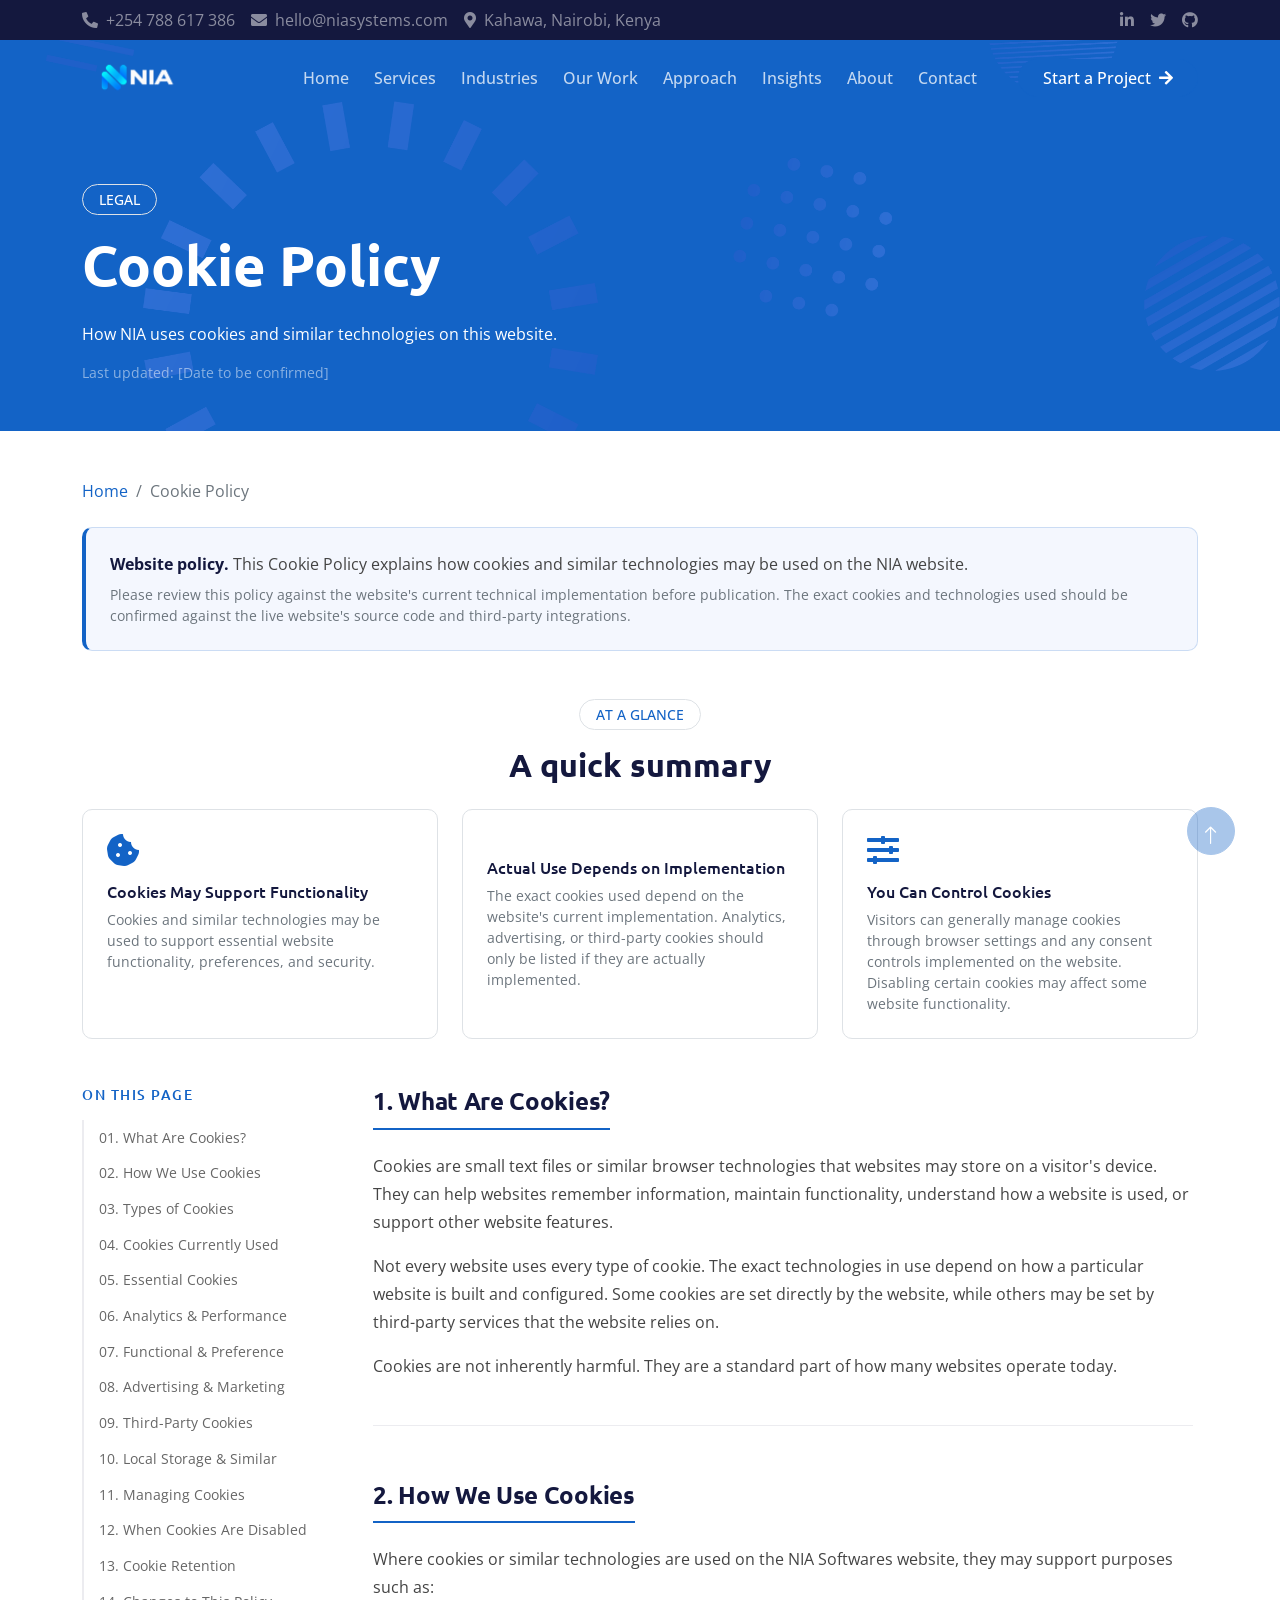
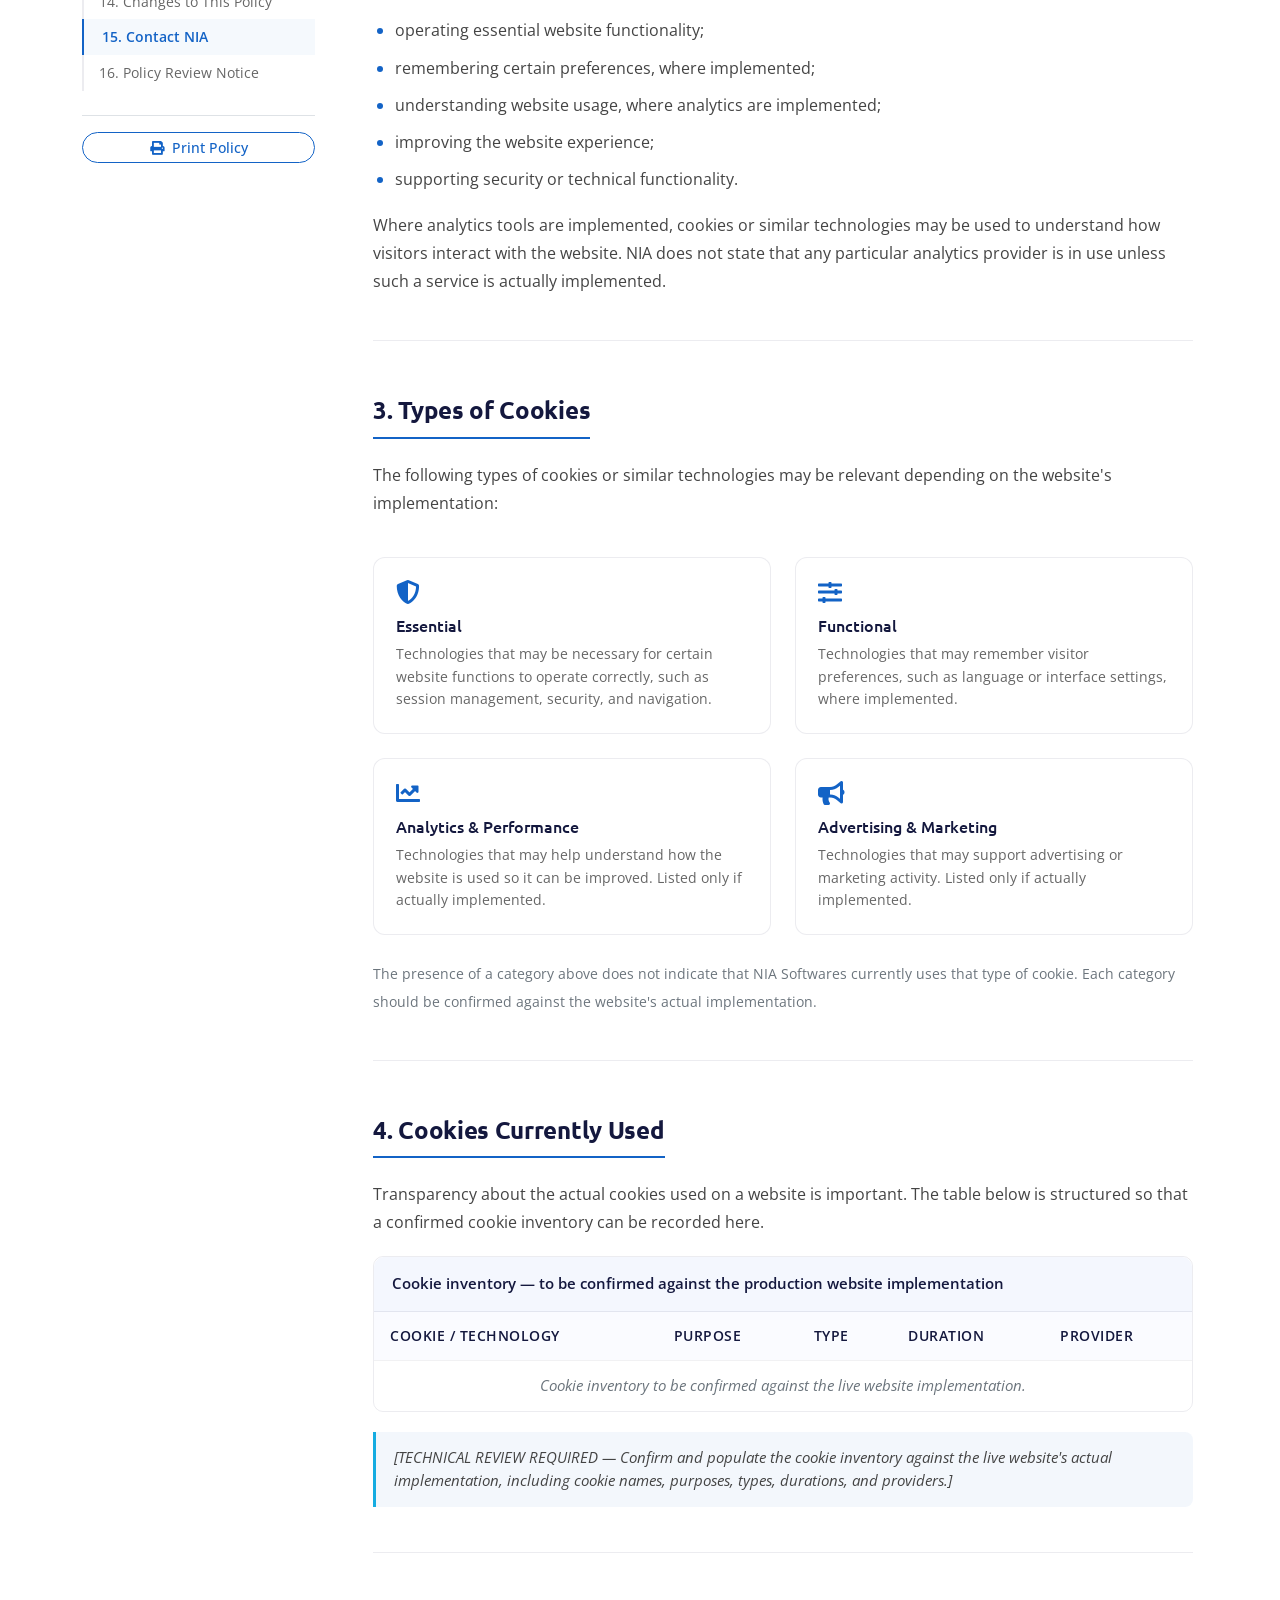
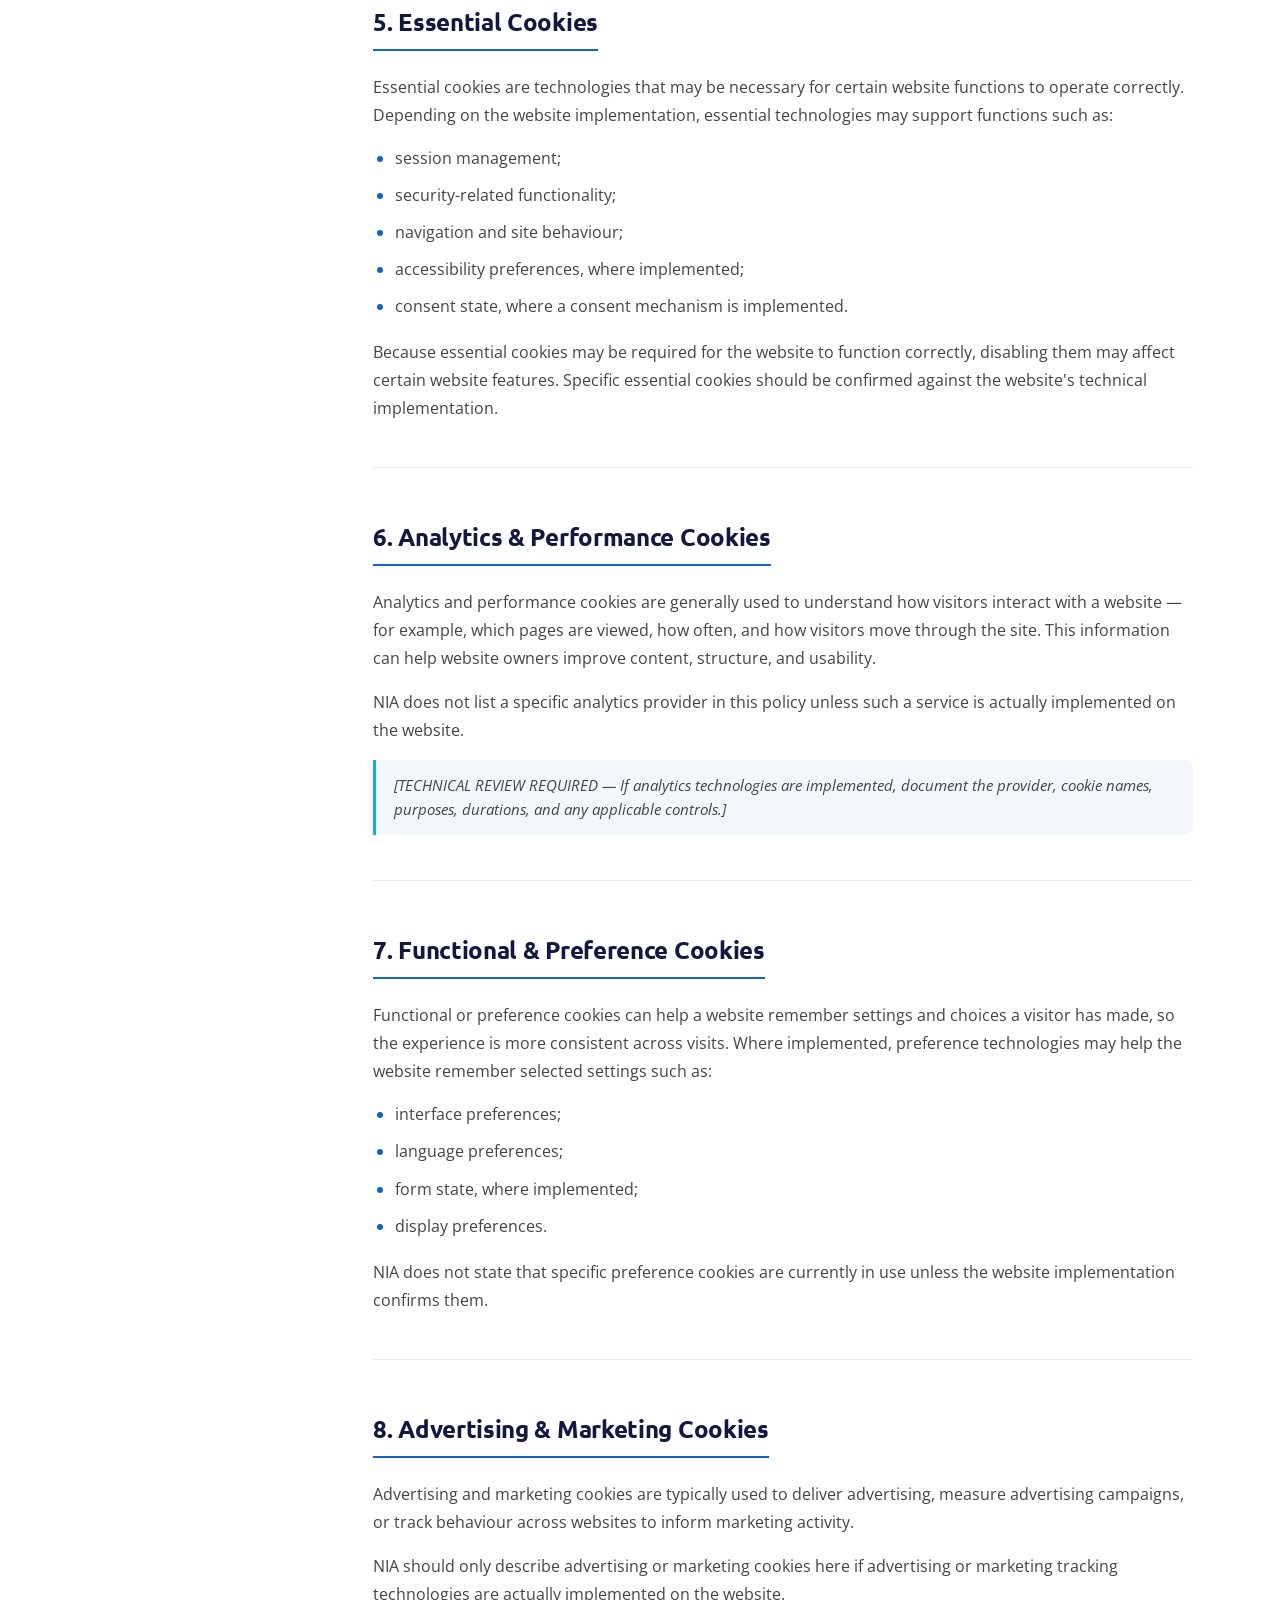
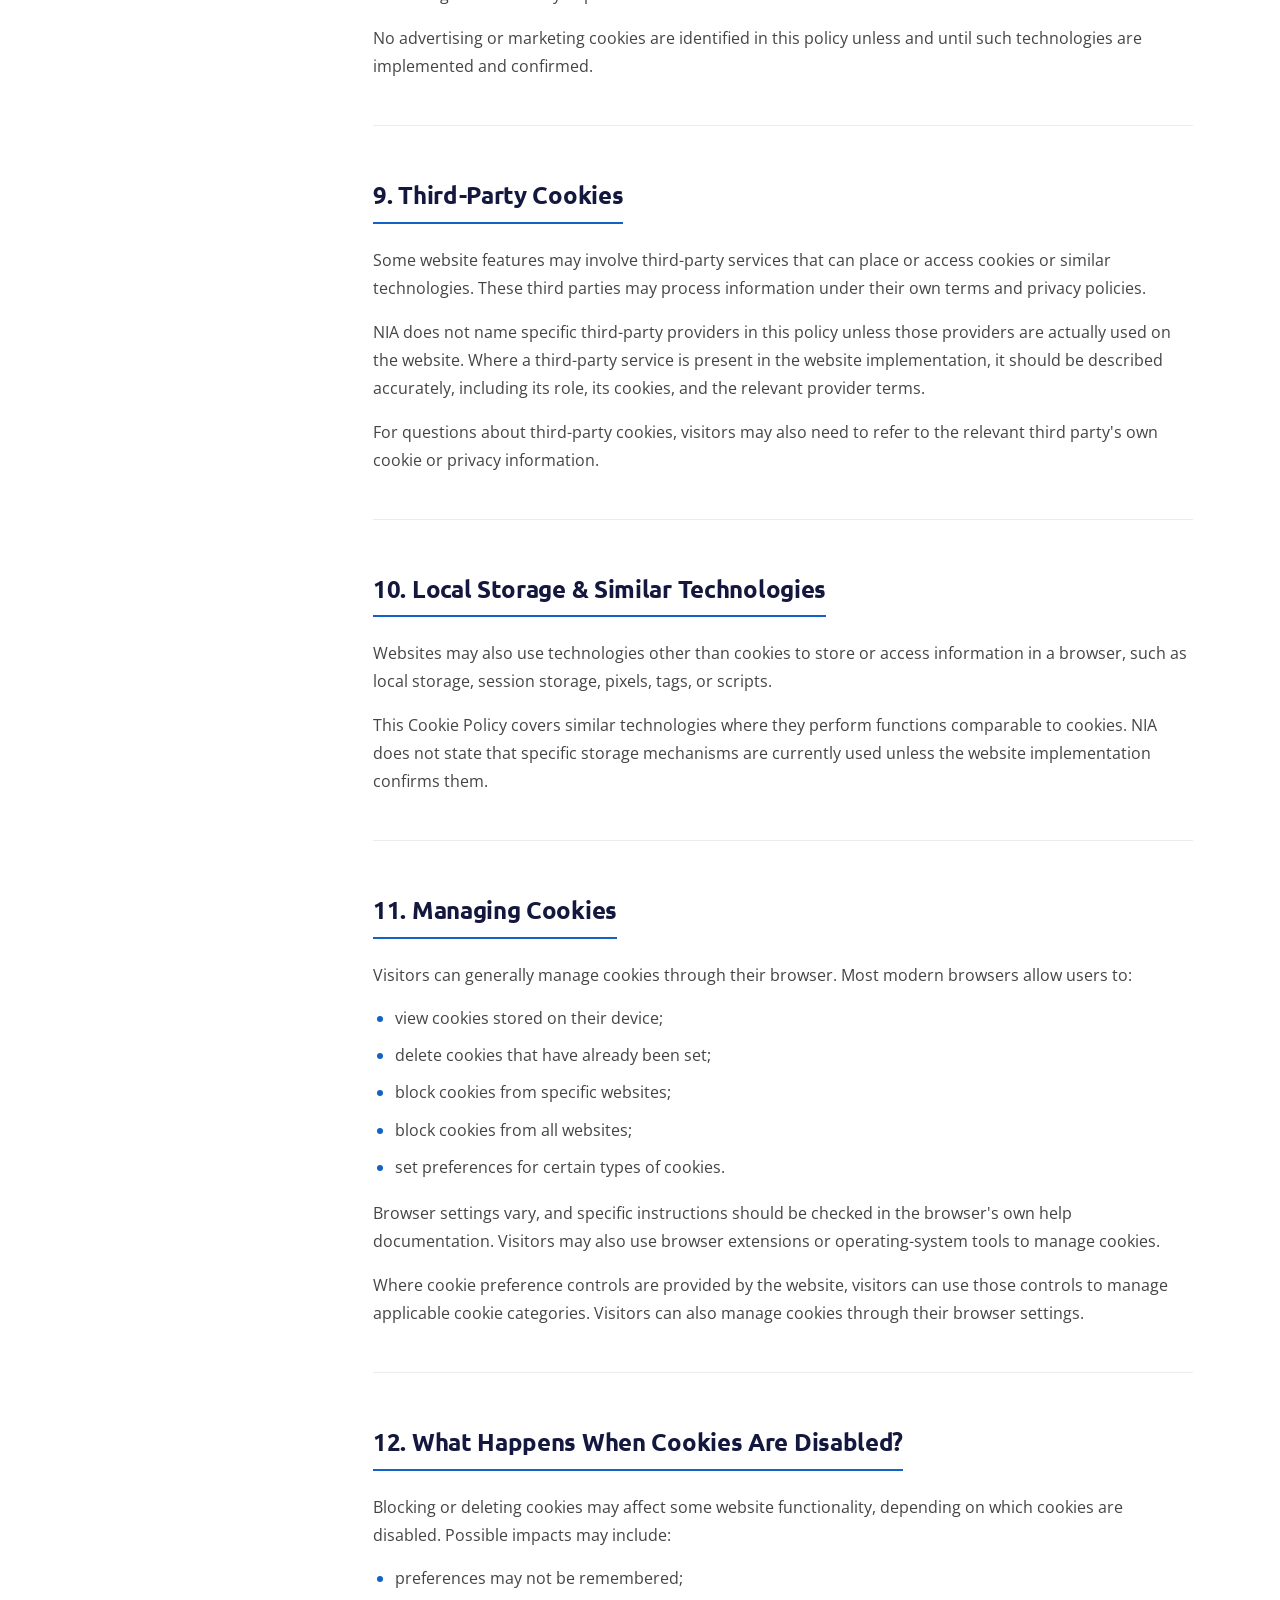
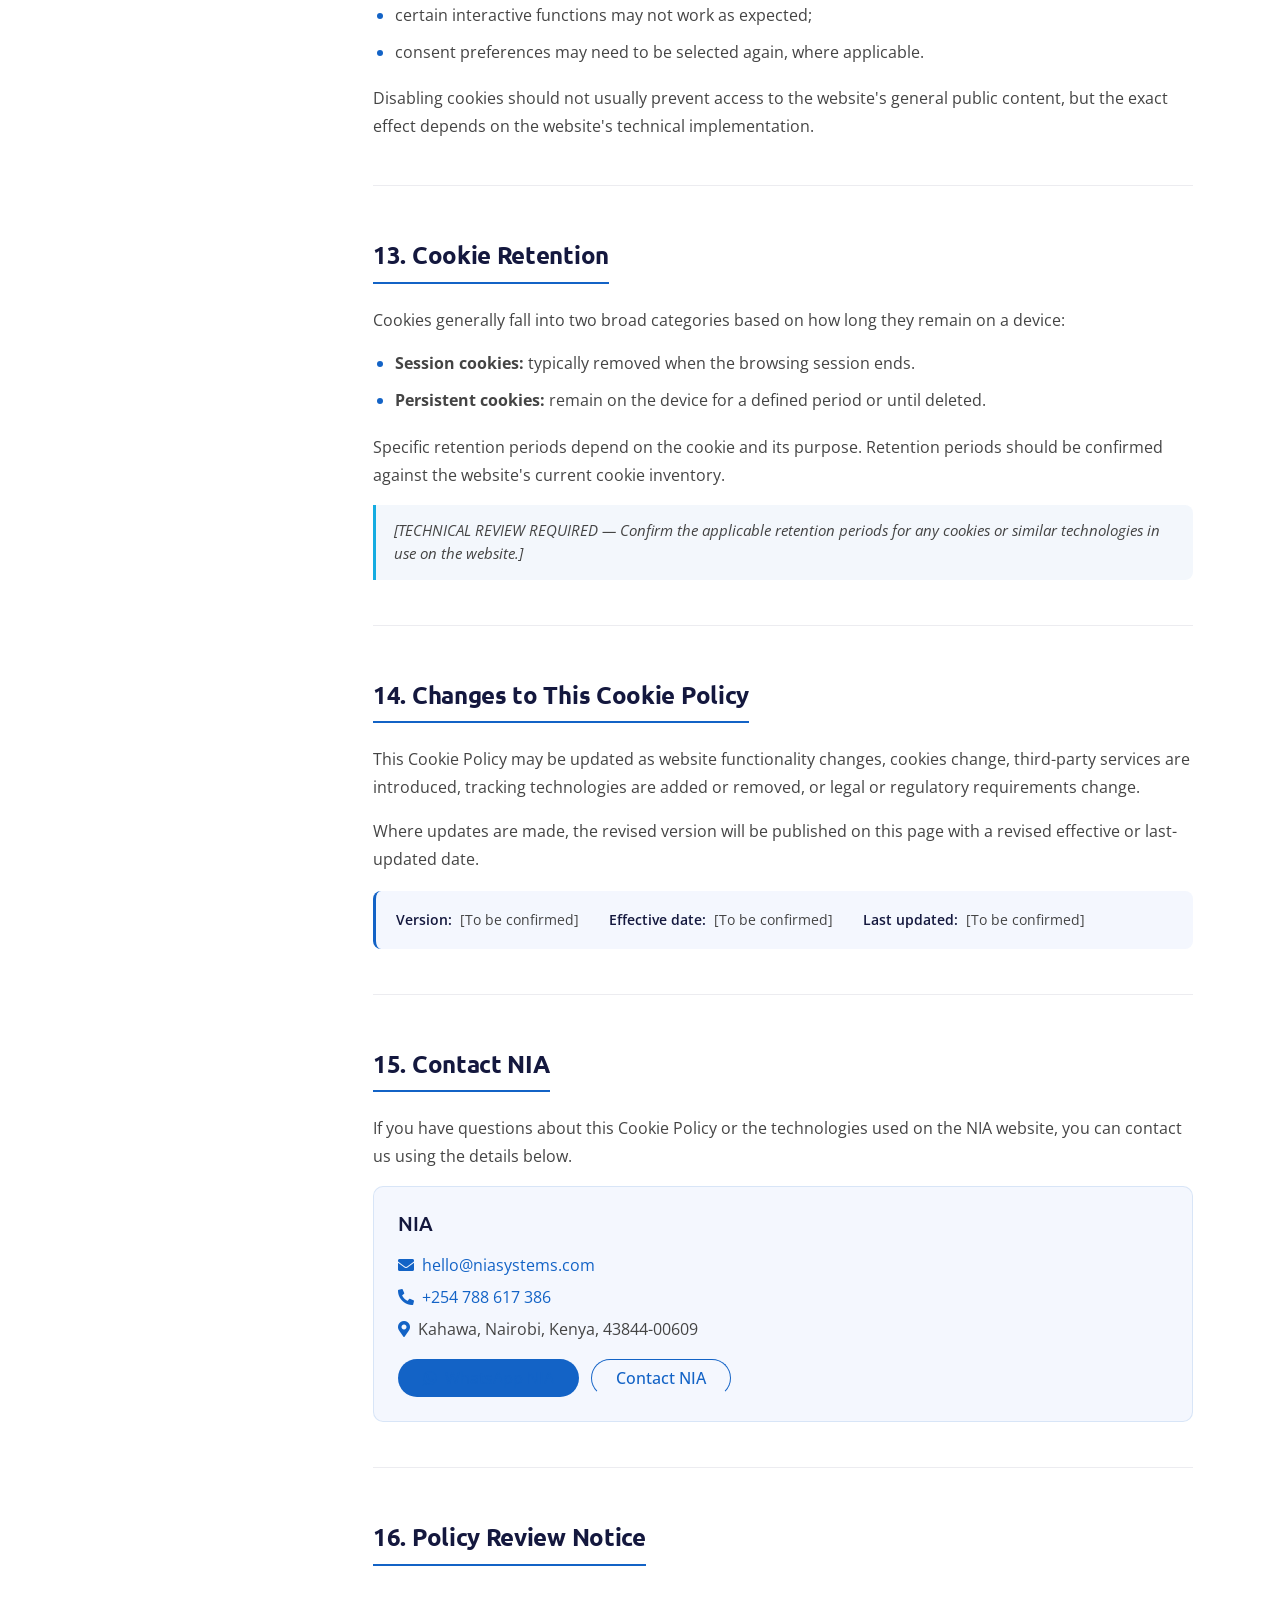
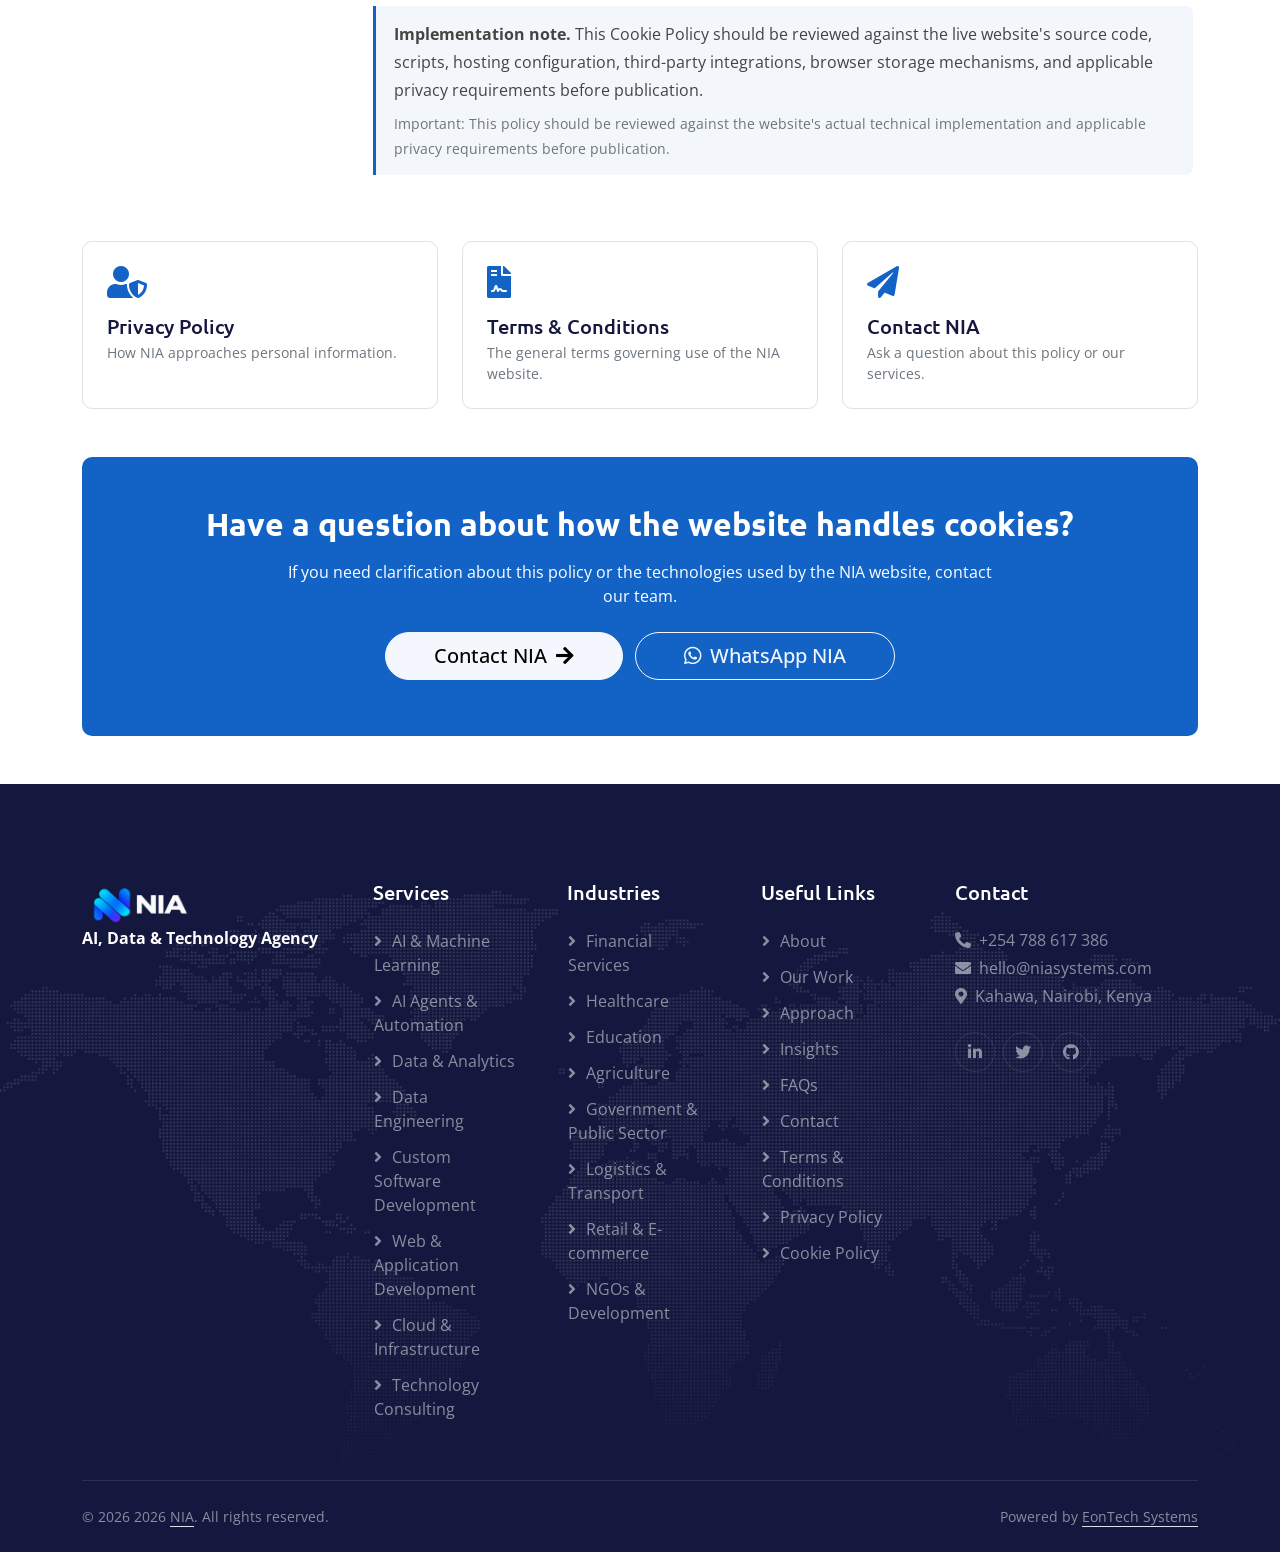
<file: nia-cookies-policy.html>
<!doctype html>
<html lang="en">
  <head>
    <meta charset="utf-8" />
    <title>Cookie Policy | NIA</title>
    <meta
      name="description"
      content="Learn how NIA uses cookies and similar technologies on its website, how cookies may support functionality, and how visitors can manage them."
    />
    <meta
      name="keywords"
      content="NIA cookie policy, cookies, website storage, browser storage, cookie management"
    />
    <meta name="viewport" content="width=device-width, initial-scale=1.0" />
    <meta name="theme-color" content="#1363C6" />
    <meta name="robots" content="index, follow" />
    <link
      rel="canonical"
      href="https://niasoftwares.com/nia-cookie-policy.html"
    />

    <!-- Open Graph -->
    <meta property="og:title" content="Cookie Policy | NIA" />
    <meta
      property="og:description"
      content="How NIA uses cookies and similar technologies on this website."
    />
    <meta property="og:type" content="website" />
    <meta
      property="og:url"
      content="https://niasoftwares.com/nia-cookie-policy.html"
    />
    <meta
      property="og:image"
      content="https://niasoftwares.com/img/nia-logo.png"
    />

    <!-- Twitter -->
    <meta name="twitter:card" content="summary_large_image" />
    <meta name="twitter:title" content="Cookie Policy | NIA" />
    <meta
      name="twitter:description"
      content="How NIA uses cookies and similar technologies on this website."
    />
    <meta
      name="twitter:image"
      content="https://niasoftwares.com/img/nia-logo.png"
    />

    <!-- Favicon -->
    <link href="img/favicon.ico" rel="icon" />

    <!-- Google Web Fonts -->
    <link rel="preconnect" href="https://fonts.googleapis.com" />
    <link rel="preconnect" href="https://fonts.gstatic.com" crossorigin />
    <link
      href="https://fonts.googleapis.com/css2?family=Open+Sans:wght@400;600&family=Ubuntu:wght@500;700&display=swap"
      rel="stylesheet"
    />

    <!-- Icon Font Stylesheet -->
    <link
      href="https://cdnjs.cloudflare.com/ajax/libs/font-awesome/5.10.0/css/all.min.css"
      rel="stylesheet"
    />
    <link
      href="https://cdn.jsdelivr.net/npm/bootstrap-icons@1.4.1/font/bootstrap-icons.css"
      rel="stylesheet"
    />

    <!-- Libraries Stylesheet -->
    <link href="lib/animate/animate.min.css" rel="stylesheet" />

    <!-- Customized Bootstrap Stylesheet -->
    <link href="css/bootstrap.min.css" rel="stylesheet" />

    <!-- Template Stylesheet -->
    <link href="css/style.css" rel="stylesheet" />

    <!-- ============================================================
         NIA COOKIE POLICY — PAGE-SCOPED STYLES
         ============================================================ -->
    <style>
      /* ---------- Legal Notice Banner ---------- */
      .nia-legal-notice {
        background: var(--light, #f4f7fe);
        border-color: rgba(19, 99, 198, 0.18) !important;
        border-left: 4px solid var(--primary, #1363c6) !important;
        color: #444;
      }
      .nia-legal-notice strong {
        color: var(--dark, #14183e);
      }

      /* ---------- Sticky Table of Contents (Desktop) ---------- */
      .nia-toc-sticky {
        position: sticky;
        top: 100px;
        max-height: calc(100vh - 140px);
        overflow-y: auto;
        padding-right: 10px;
      }
      .nia-toc-sticky::-webkit-scrollbar {
        width: 5px;
      }
      .nia-toc-sticky::-webkit-scrollbar-track {
        background: transparent;
      }
      .nia-toc-sticky::-webkit-scrollbar-thumb {
        background: rgba(19, 99, 198, 0.25);
        border-radius: 5px;
      }
      .nia-toc-sticky::-webkit-scrollbar-thumb:hover {
        background: rgba(19, 99, 198, 0.5);
      }

      /* ---------- TOC Navigation ---------- */
      .nia-toc-nav {
        display: flex;
        flex-direction: column;
        border-left: 2px solid rgba(20, 24, 62, 0.08);
      }
      .nia-toc-link {
        display: block;
        padding: 8px 0 8px 15px;
        margin-left: -2px;
        font-size: 0.88rem;
        line-height: 1.4;
        color: #666;
        text-decoration: none;
        border-left: 2px solid transparent;
        transition:
          color 0.25s ease,
          border-color 0.25s ease,
          padding-left 0.25s ease,
          background-color 0.25s ease;
      }
      .nia-toc-link:hover {
        color: var(--primary, #1363c6);
        border-left-color: rgba(19, 99, 198, 0.4);
        padding-left: 18px;
      }
      .nia-toc-link.active {
        color: var(--primary, #1363c6);
        border-left-color: var(--primary, #1363c6);
        font-weight: 600;
        padding-left: 18px;
        background: rgba(19, 99, 198, 0.04);
      }
      .nia-toc-link:focus-visible {
        outline: 2px solid var(--primary, #1363c6);
        outline-offset: 2px;
        border-radius: 3px;
      }

      /* ---------- Mobile Table of Contents ---------- */
      .nia-toc-mobile .btn {
        font-size: 0.95rem;
        font-weight: 500;
        border-width: 1px;
        padding: 12px 18px;
      }
      .nia-toc-mobile .btn:hover {
        background: var(--primary, #1363c6);
        color: #fff;
      }
      .nia-toc-mobile .btn .fa-chevron-down {
        transition: transform 0.25s ease;
      }
      .nia-toc-mobile .btn[aria-expanded="true"] .fa-chevron-down {
        transform: rotate(180deg);
      }
      .nia-toc-nav-mobile {
        max-height: 60vh;
        overflow-y: auto;
      }
      .nia-toc-nav-mobile a {
        color: #555;
        text-decoration: none;
        font-size: 0.9rem;
        padding-left: 10px;
        border-bottom: 1px solid rgba(20, 24, 62, 0.06);
        transition:
          color 0.2s ease,
          padding-left 0.2s ease,
          background-color 0.2s ease;
      }
      .nia-toc-nav-mobile a:last-child {
        border-bottom: none;
      }
      .nia-toc-nav-mobile a:hover,
      .nia-toc-nav-mobile a:focus {
        color: var(--primary, #1363c6);
        padding-left: 15px;
        background: rgba(19, 99, 198, 0.04);
        border-radius: 4px;
      }

      /* ---------- Legal Document Container ---------- */
      .nia-legal-doc {
        max-width: 820px;
        color: #444;
        font-size: 1rem;
        line-height: 1.75;
      }

      /* ---------- Legal Section ---------- */
      .nia-legal-section {
        scroll-margin-top: 120px;
        margin-bottom: 55px;
        padding-bottom: 45px;
        border-bottom: 1px solid rgba(20, 24, 62, 0.08);
      }
      .nia-legal-section:last-child {
        border-bottom: none;
        margin-bottom: 0;
        padding-bottom: 0;
      }
      .nia-legal-section h2 {
        color: var(--dark, #14183e);
        font-size: 1.5rem;
        font-weight: 700;
        margin-bottom: 22px;
        padding-bottom: 12px;
        border-bottom: 2px solid var(--primary, #1363c6);
        display: inline-block;
        letter-spacing: -0.3px;
      }
      .nia-legal-section h3 {
        color: var(--dark, #14183e);
        font-size: 1.15rem;
        font-weight: 600;
        margin-top: 28px;
        margin-bottom: 12px;
      }
      .nia-legal-section p {
        margin-bottom: 16px;
        color: #444;
      }
      .nia-legal-section p:last-child {
        margin-bottom: 0;
      }
      .nia-legal-section ul,
      .nia-legal-section ol {
        margin-bottom: 18px;
        padding-left: 22px;
      }
      .nia-legal-section ul li,
      .nia-legal-section ol li {
        margin-bottom: 10px;
        color: #444;
        line-height: 1.7;
      }
      .nia-legal-section ul li::marker {
        color: var(--primary, #1363c6);
      }
      .nia-legal-section a {
        color: var(--primary, #1363c6);
        text-decoration: none;
        border-bottom: 1px solid rgba(19, 99, 198, 0.35);
        transition:
          border-color 0.2s ease,
          color 0.2s ease;
      }
      .nia-legal-section a:hover {
        color: #0f4f9e;
        border-bottom-color: #0f4f9e;
      }
      .nia-legal-section a:focus-visible {
        outline: 2px solid var(--primary, #1363c6);
        outline-offset: 2px;
        border-radius: 3px;
      }

      /* ---------- Legal Review Placeholder ---------- */
      .nia-legal-placeholder {
        display: block;
        padding: 14px 18px;
        background: rgba(19, 99, 198, 0.05);
        border-left: 3px solid var(--secondary, #15ace1);
        border-radius: 0 8px 8px 0;
        color: #4a5568;
        font-size: 0.92rem;
        font-style: italic;
        line-height: 1.6;
        margin: 15px 0;
      }

      /* ---------- Legal Callout ---------- */
      .nia-legal-callout {
        padding: 14px 18px;
        background: rgba(19, 99, 198, 0.05);
        border-left: 3px solid var(--primary, #1363c6);
        border-radius: 0 8px 8px 0;
        margin: 18px 0;
      }
      .nia-legal-callout p {
        color: #444;
      }

      /* ---------- Legal Meta ---------- */
      .nia-legal-meta {
        display: flex;
        flex-wrap: wrap;
        gap: 20px 30px;
        padding: 16px 20px;
        background: var(--light, #f4f7fe);
        border-radius: 8px;
        border-left: 3px solid var(--primary, #1363c6);
        font-size: 0.9rem;
        color: #555;
        margin-top: 18px;
      }
      .nia-legal-meta strong {
        color: var(--dark, #14183e);
        font-weight: 600;
        margin-right: 4px;
      }

      /* ---------- Legal Contact Card ---------- */
      .nia-legal-contact {
        border-color: rgba(19, 99, 198, 0.12) !important;
      }
      .nia-legal-contact h5 {
        color: var(--dark, #14183e);
        font-weight: 700;
      }
      .nia-legal-contact a {
        color: var(--primary, #1363c6);
        text-decoration: none;
        border-bottom: 1px solid transparent;
        transition:
          border-color 0.2s ease,
          color 0.2s ease;
      }
      .nia-legal-contact a:hover {
        color: #0f4f9e;
        border-bottom-color: #0f4f9e;
      }

      /* ---------- Cookie Inventory Table ---------- */
      .nia-cookie-table-wrap {
        overflow-x: auto;
        -webkit-overflow-scrolling: touch;
        margin: 20px 0;
        border: 1px solid rgba(20, 24, 62, 0.08);
        border-radius: 10px;
      }
      .nia-cookie-table {
        width: 100%;
        border-collapse: collapse;
        font-size: 0.92rem;
        min-width: 640px;
      }
      .nia-cookie-table caption {
        caption-side: top;
        padding: 14px 18px;
        background: var(--light, #f4f7fe);
        color: var(--dark, #14183e);
        font-weight: 600;
        text-align: left;
        border-bottom: 1px solid rgba(20, 24, 62, 0.08);
        border-top-left-radius: 10px;
        border-top-right-radius: 10px;
      }
      .nia-cookie-table th,
      .nia-cookie-table td {
        padding: 12px 16px;
        text-align: left;
        border-bottom: 1px solid rgba(20, 24, 62, 0.06);
        vertical-align: top;
        color: #444;
      }
      .nia-cookie-table thead th {
        background: #fafbff;
        color: var(--dark, #14183e);
        font-weight: 600;
        font-size: 0.85rem;
        text-transform: uppercase;
        letter-spacing: 0.5px;
      }
      .nia-cookie-table tbody tr:last-child td {
        border-bottom: none;
      }
      .nia-cookie-table tbody tr:hover {
        background: rgba(19, 99, 198, 0.03);
      }
      .nia-cookie-status {
        display: inline-block;
        padding: 4px 10px;
        border-radius: 20px;
        font-size: 0.75rem;
        font-weight: 600;
        background: rgba(19, 99, 198, 0.1);
        color: var(--primary, #1363c6);
        white-space: nowrap;
      }
      .nia-cookie-status.pending {
        background: rgba(255, 193, 7, 0.15);
        color: #8a6d00;
      }

      /* ---------- Cookie Type Cards ---------- */
      .nia-cookie-type-card {
        background: #fff;
        border: 1px solid rgba(20, 24, 62, 0.08);
        border-radius: 12px;
        padding: 22px;
        height: 100%;
        transition:
          border-color 0.25s ease,
          box-shadow 0.25s ease;
      }
      .nia-cookie-type-card:hover {
        border-color: var(--primary, #1363c6);
        box-shadow: 0 10px 25px rgba(19, 99, 198, 0.06);
      }
      .nia-cookie-type-card i {
        color: var(--primary, #1363c6);
        font-size: 1.5rem;
        margin-bottom: 12px;
      }
      .nia-cookie-type-card h5 {
        color: var(--dark, #14183e);
        font-size: 1rem;
        font-weight: 700;
        margin-bottom: 8px;
      }
      .nia-cookie-type-card p {
        font-size: 0.88rem;
        color: #666;
        margin-bottom: 0;
        line-height: 1.6;
      }

      /* ---------- Related Legal Link Cards ---------- */
      .nia-related-legal-link {
        transition:
          border-color 0.25s ease,
          box-shadow 0.25s ease,
          transform 0.25s ease;
      }
      .nia-related-legal-link:hover {
        border-color: var(--primary, #1363c6) !important;
        box-shadow: 0 10px 25px rgba(19, 99, 198, 0.08);
        transform: translateY(-3px);
      }
      .nia-related-legal-link:focus-visible {
        outline: 2px solid var(--primary, #1363c6);
        outline-offset: 3px;
      }

      /* ---------- Responsive ---------- */
      @media (max-width: 991.98px) {
        .nia-legal-doc {
          max-width: 100%;
        }
        .nia-legal-section {
          scroll-margin-top: 100px;
          margin-bottom: 40px;
          padding-bottom: 32px;
        }
        .nia-legal-section h2 {
          font-size: 1.35rem;
        }
        .nia-legal-notice {
          padding: 20px !important;
        }
        .nia-legal-meta {
          flex-direction: column;
          gap: 8px;
        }
      }

      @media (max-width: 767.98px) {
        .nia-legal-doc {
          font-size: 0.95rem;
          line-height: 1.7;
        }
        .nia-legal-section {
          scroll-margin-top: 90px;
          margin-bottom: 35px;
          padding-bottom: 28px;
        }
        .nia-legal-section h2 {
          font-size: 1.2rem;
          margin-bottom: 16px;
          padding-bottom: 8px;
        }
        .nia-legal-section h3 {
          font-size: 1.05rem;
        }
        .nia-legal-placeholder {
          padding: 12px 15px;
          font-size: 0.88rem;
        }
        .nia-legal-meta {
          padding: 14px 16px;
          font-size: 0.85rem;
        }
        .nia-legal-contact {
          padding: 22px !important;
        }
        .nia-legal-contact .btn {
          width: 100%;
          margin-right: 0 !important;
          margin-bottom: 10px;
        }
        .nia-legal-contact .btn:last-child {
          margin-bottom: 0;
        }
        .nia-cookie-table {
          font-size: 0.85rem;
          min-width: 520px;
        }
        .nia-cookie-table th,
        .nia-cookie-table td {
          padding: 10px 12px;
        }
        .nia-legal-doc a {
          word-break: break-word;
        }
      }

      @media (max-width: 419.98px) {
        .nia-legal-section h2 {
          font-size: 1.1rem;
        }
        .nia-legal-doc {
          font-size: 0.92rem;
        }
        .nia-toc-mobile .btn {
          font-size: 0.88rem;
          padding: 10px 14px;
        }
        .nia-cookie-table {
          min-width: 460px;
        }
      }

      /* ---------- Print Styles ---------- */
      @media print {
        .sticky-top,
        .back-to-top,
        .footer,
        #spinner,
        .nia-toc-sticky,
        .nia-toc-mobile,
        .btn,
        .hero-header::before,
        .hero-header::after {
          display: none !important;
        }
        body,
        .container-fluid,
        .container,
        .nia-legal-doc,
        .nia-legal-section,
        .nia-legal-notice,
        .nia-legal-contact,
        .nia-legal-meta,
        .nia-related-legal-link,
        .nia-cookie-type-card {
          background: #fff !important;
          color: #000 !important;
          box-shadow: none !important;
          transform: none !important;
        }
        .nia-legal-section {
          border-bottom: 1px solid #ccc !important;
          padding-bottom: 20px !important;
          margin-bottom: 25px !important;
          page-break-inside: avoid;
        }
        .nia-legal-section h2 {
          color: #000 !important;
          border-bottom: 2px solid #000 !important;
          font-size: 16pt !important;
          page-break-after: avoid;
        }
        .nia-legal-section h3 {
          color: #000 !important;
          font-size: 12pt !important;
          page-break-after: avoid;
        }
        .nia-legal-doc {
          max-width: 100% !important;
          font-size: 11pt !important;
          line-height: 1.5 !important;
        }
        .nia-legal-section a[href^="http"]::after {
          content: " (" attr(href) ")";
          font-size: 9pt;
          color: #555;
          word-break: break-all;
        }
        .nia-legal-placeholder,
        .nia-legal-callout {
          background: #f5f5f5 !important;
          border-left: 3px solid #666 !important;
          padding: 10px 14px !important;
          font-size: 10pt !important;
          page-break-inside: avoid;
        }
        .nia-cookie-table-wrap {
          border: 1px solid #999 !important;
          overflow: visible !important;
        }
        .nia-cookie-table {
          min-width: 0 !important;
        }
        body::before {
          content: "NIA — Cookie Policy";
          display: block;
          font-size: 14pt;
          font-weight: bold;
          text-align: center;
          padding-bottom: 15px;
          margin-bottom: 20px;
          border-bottom: 2px solid #000;
        }
      }

      /* ---------- Reduced Motion ---------- */
      @media (prefers-reduced-motion: reduce) {
        .nia-toc-link,
        .nia-toc-nav-mobile a,
        .nia-legal-section a,
        .nia-legal-contact a,
        .nia-toc-mobile .btn .fa-chevron-down,
        .nia-cookie-type-card,
        .nia-related-legal-link {
          transition: none !important;
        }
      }
    </style>
    <link rel="icon" href="img/icon-logo.JPG" type="image/png" />
  </head>

  <body>
    <!-- Spinner Start -->
    <div
      id="spinner"
      class="show bg-white position-fixed translate-middle w-100 vh-100 top-50 start-50 d-flex align-items-center justify-content-center"
    >
      <div
        class="spinner-grow text-primary"
        style="width: 3rem; height: 3rem"
        role="status"
      >
        <span class="sr-only">Loading...</span>
      </div>
    </div>
    <!-- Spinner End -->

    <!-- Top Bar Start -->
    <div class="container-fluid bg-dark text-white-50 py-2 d-none d-lg-block">
      <div class="container">
        <div class="d-flex justify-content-between align-items-center">
          <div class="d-flex align-items-center">
            <a class="text-white-50 me-3" href="tel:+254788617386"
              ><i class="fa fa-phone-alt me-2"></i>+254 788 617 386</a
            >
            <a class="text-white-50 me-3" href="mailto:hello@niasystems.com"
              ><i class="fa fa-envelope me-2"></i>hello@niasystems.com</a
            >
            <span class="text-white-50"
              ><i class="fa fa-map-marker-alt me-2"></i>Kahawa, Nairobi,
              Kenya</span
            >
          </div>
          <div class="d-flex">
            <a class="text-white-50 me-3" href="#"
              ><i class="fab fa-linkedin-in"></i
            ></a>
            <a class="text-white-50 me-3" href="#"
              ><i class="fab fa-twitter"></i
            ></a>
            <a class="text-white-50" href="#"><i class="fab fa-github"></i></a>
          </div>
        </div>
      </div>
    </div>
    <!-- Top Bar End -->

    <!-- Navbar Start -->
    <div class="container-fluid sticky-top">
      <div class="container">
        <nav class="navbar navbar-expand-lg navbar-dark p-0">
          <a href="index.html" class="navbar-brand">
            <img src="img/nia-logo.png" alt="NIA" style="height: 45px" />
          </a>
          <button
            type="button"
            class="navbar-toggler ms-auto me-0"
            data-bs-toggle="collapse"
            data-bs-target="#navbarCollapse"
          >
            <span class="navbar-toggler-icon"></span>
          </button>
          <div class="collapse navbar-collapse" id="navbarCollapse">
            <div class="navbar-nav ms-auto align-items-lg-center">
              <a href="index.html" class="nav-item nav-link">Home</a>

              <!-- Mega Menu: Services -->
              <div class="nav-item dropdown mega-menu">
                <a
                  href="#"
                  class="nav-link dropdown-toggle"
                  data-bs-toggle="dropdown"
                  >Services</a
                >
                <div class="dropdown-menu mega-dropdown">
                  <div class="row g-0">
                    <div class="col-lg-3 col-md-6">
                      <div class="mega-col">
                        <h6 class="mega-heading">AI, Automation &amp; ML</h6>
                        <a href="nia-services.html#ai-ml" class="mega-link"
                          >AI &amp; Machine Learning</a
                        >
                        <a href="nia-services.html#ai-agents" class="mega-link"
                          >AI Agents &amp; Automation</a
                        >
                        <a
                          href="nia-services.html#data-analytics"
                          class="mega-link"
                          >Data &amp; Analytics</a
                        >
                        <a
                          href="nia-services.html#data-engineering"
                          class="mega-link"
                          >Data Engineering</a
                        >
                      </div>
                    </div>
                    <div class="col-lg-3 col-md-6">
                      <div class="mega-col">
                        <h6 class="mega-heading">Development</h6>
                        <a
                          href="nia-services.html#custom-software"
                          class="mega-link"
                          >Custom Software Development</a
                        >
                        <a href="nia-services.html#web-app" class="mega-link"
                          >Web &amp; Application Development</a
                        >
                        <a
                          href="nia-services.html#cloud-infra"
                          class="mega-link"
                          >Cloud &amp; Infrastructure</a
                        >
                        <a href="nia-services.html#consulting" class="mega-link"
                          >Technology Consulting</a
                        >
                      </div>
                    </div>
                    <div class="col-lg-6 d-none d-lg-block">
                      <div class="mega-feature">
                        <i class="fa fa-cogs fa-2x text-primary mb-2"></i>
                        <h6 class="text-white">
                          Technology designed around your problems.
                        </h6>
                        <p class="small text-white-50 mb-2">
                          From AI to custom software, we build what your
                          organisation actually needs.
                        </p>
                        <a
                          href="nia-services.html"
                          class="btn btn-sm btn-primary rounded-pill px-3"
                          >Explore All Services
                          <i class="fa fa-arrow-right ms-1"></i
                        ></a>
                      </div>
                    </div>
                  </div>
                </div>
              </div>

              <!-- Mega Menu: Industries -->
              <div class="nav-item dropdown mega-menu">
                <a
                  href="#"
                  class="nav-link dropdown-toggle"
                  data-bs-toggle="dropdown"
                  >Industries</a
                >
                <div class="dropdown-menu mega-dropdown">
                  <div class="row g-0">
                    <div class="col-lg-3 col-md-6">
                      <div class="mega-col">
                        <h6 class="mega-heading">Sectors</h6>
                        <a href="nia-industries.html#finance" class="mega-link"
                          >Financial Services</a
                        >
                        <a
                          href="nia-industries.html#healthcare"
                          class="mega-link"
                          >Healthcare</a
                        >
                        <a
                          href="nia-industries.html#education"
                          class="mega-link"
                          >Education</a
                        >
                        <a
                          href="nia-industries.html#agriculture"
                          class="mega-link"
                          >Agriculture</a
                        >
                      </div>
                    </div>
                    <div class="col-lg-3 col-md-6">
                      <div class="mega-col">
                        <h6 class="mega-heading">Public &amp; Commerce</h6>
                        <a
                          href="nia-industries.html#government"
                          class="mega-link"
                          >Government &amp; Public Sector</a
                        >
                        <a
                          href="nia-industries.html#logistics"
                          class="mega-link"
                          >Logistics &amp; Transport</a
                        >
                        <a href="nia-industries.html#retail" class="mega-link"
                          >Retail &amp; E-commerce</a
                        >
                        <a href="nia-industries.html#ngos" class="mega-link"
                          >NGOs &amp; Development</a
                        >
                      </div>
                    </div>
                    <div class="col-lg-6 d-none d-lg-block">
                      <div class="mega-feature">
                        <i
                          class="fa fa-globe-africa fa-2x text-primary mb-2"
                        ></i>
                        <h6 class="text-white">
                          Solutions shaped around real-world industries.
                        </h6>
                        <p class="small text-white-50 mb-2">
                          We understand the context behind the technology.
                        </p>
                        <a
                          href="nia-industries.html"
                          class="btn btn-sm btn-primary rounded-pill px-3"
                          >Explore Industries
                          <i class="fa fa-arrow-right ms-1"></i
                        ></a>
                      </div>
                    </div>
                  </div>
                </div>
              </div>

              <!-- Mega Menu: Our Work -->
              <div class="nav-item dropdown mega-menu">
                <a
                  href="#"
                  class="nav-link dropdown-toggle"
                  data-bs-toggle="dropdown"
                  >Our Work</a
                >
                <div class="dropdown-menu mega-dropdown">
                  <div class="row g-0">
                    <div class="col-lg-3 col-md-6">
                      <div class="mega-col">
                        <h6 class="mega-heading">Evidence</h6>
                        <a href="nia-work.html#case-studies" class="mega-link"
                          >Case Studies</a
                        >
                        <a href="nia-work.html#projects" class="mega-link"
                          >Projects</a
                        >
                        <a href="nia-work.html#client-results" class="mega-link"
                          >Client Results</a
                        >
                      </div>
                    </div>
                    <div class="col-lg-3 col-md-6">
                      <div class="mega-col">
                        <h6 class="mega-heading">Coming Soon</h6>
                        <span class="mega-link disabled"
                          >Project Dashboard</span
                        >
                        <span class="mega-link disabled">Client Portal</span>
                      </div>
                    </div>
                    <div class="col-lg-6 d-none d-lg-block">
                      <div class="mega-feature">
                        <i class="fa fa-chart-line fa-2x text-primary mb-2"></i>
                        <h6 class="text-white">
                          Technology that delivers outcomes.
                        </h6>
                        <p class="small text-white-50 mb-2">
                          Real projects will be populated from the NIA
                          dashboard.
                        </p>
                        <a
                          href="nia-work.html"
                          class="btn btn-sm btn-primary rounded-pill px-3"
                          >View Our Work <i class="fa fa-arrow-right ms-1"></i
                        ></a>
                      </div>
                    </div>
                  </div>
                </div>
              </div>

              <!-- Mega Menu: Approach -->
              <div class="nav-item dropdown mega-menu">
                <a
                  href="#"
                  class="nav-link dropdown-toggle"
                  data-bs-toggle="dropdown"
                  >Approach</a
                >
                <div class="dropdown-menu mega-dropdown">
                  <div class="row g-0">
                    <div class="col-lg-3 col-md-6">
                      <div class="mega-col">
                        <h6 class="mega-heading">Process</h6>
                        <a
                          href="nia-approach.html#how-we-work"
                          class="mega-link"
                          >How We Work</a
                        >
                        <a href="nia-approach.html#discovery" class="mega-link"
                          >Discovery</a
                        >
                        <a href="nia-approach.html#strategy" class="mega-link"
                          >Strategy</a
                        >
                        <a href="nia-approach.html#design-dev" class="mega-link"
                          >Design &amp; Development</a
                        >
                      </div>
                    </div>
                    <div class="col-lg-3 col-md-6">
                      <div class="mega-col">
                        <h6 class="mega-heading">Delivery</h6>
                        <a href="nia-approach.html#deployment" class="mega-link"
                          >Deployment</a
                        >
                        <a href="nia-approach.html#support" class="mega-link"
                          >Support &amp; Scaling</a
                        >
                      </div>
                    </div>
                    <div class="col-lg-6 d-none d-lg-block">
                      <div class="mega-feature">
                        <i class="fa fa-route fa-2x text-primary mb-2"></i>
                        <h6 class="text-white">From problem to impact.</h6>
                        <p class="small text-white-50 mb-2">
                          A clear, structured path from understanding to scale.
                        </p>
                        <a
                          href="nia-approach.html"
                          class="btn btn-sm btn-primary rounded-pill px-3"
                          >See Our Approach
                          <i class="fa fa-arrow-right ms-1"></i
                        ></a>
                      </div>
                    </div>
                  </div>
                </div>
              </div>

              <!-- Mega Menu: Insights -->
              <div class="nav-item dropdown mega-menu">
                <a
                  href="#"
                  class="nav-link dropdown-toggle"
                  data-bs-toggle="dropdown"
                  >Insights</a
                >
                <div class="dropdown-menu mega-dropdown">
                  <div class="row g-0">
                    <div class="col-lg-3 col-md-6">
                      <div class="mega-col">
                        <h6 class="mega-heading">Knowledge</h6>
                        <a href="nia-insights.html#articles" class="mega-link"
                          >Articles</a
                        >
                        <a href="nia-insights.html#research" class="mega-link"
                          >Research</a
                        >
                        <a href="nia-insights.html#guides" class="mega-link"
                          >Guides</a
                        >
                        <a href="nia-insights.html#reports" class="mega-link"
                          >Reports</a
                        >
                      </div>
                    </div>
                    <div class="col-lg-3 col-md-6">
                      <div class="mega-col">
                        <h6 class="mega-heading">Coming Soon</h6>
                        <span class="mega-link disabled"
                          >AI &amp; Automation</span
                        >
                        <span class="mega-link disabled"
                          >Data &amp; Analytics</span
                        >
                      </div>
                    </div>
                    <div class="col-lg-6 d-none d-lg-block">
                      <div class="mega-feature">
                        <i class="fa fa-lightbulb fa-2x text-primary mb-2"></i>
                        <h6 class="text-white">
                          Ideas, research, and perspectives.
                        </h6>
                        <p class="small text-white-50 mb-2">
                          Thought leadership on intelligent technology.
                        </p>
                        <a
                          href="nia-insights.html"
                          class="btn btn-sm btn-primary rounded-pill px-3"
                          >Explore Insights
                          <i class="fa fa-arrow-right ms-1"></i
                        ></a>
                      </div>
                    </div>
                  </div>
                </div>
              </div>

              <!-- Mega Menu: About -->
              <div class="nav-item dropdown mega-menu">
                <a
                  href="#"
                  class="nav-link dropdown-toggle"
                  data-bs-toggle="dropdown"
                  >About</a
                >
                <div class="dropdown-menu mega-dropdown">
                  <div class="row g-0">
                    <div class="col-lg-3 col-md-6">
                      <div class="mega-col">
                        <h6 class="mega-heading">Company</h6>
                        <a href="nia-about.html#who-we-are" class="mega-link"
                          >Who We Are</a
                        >
                        <a href="nia-about.html#mission" class="mega-link"
                          >Our Mission</a
                        >
                        <a href="nia-about.html#team" class="mega-link"
                          >Our Team</a
                        >
                        <a href="nia-about.html#values" class="mega-link"
                          >Our Values</a
                        >
                        <a href="nia-about.html#careers" class="mega-link"
                          >Careers</a
                        >
                      </div>
                    </div>
                    <div class="col-lg-3 col-md-6">
                      <div class="mega-col">
                        <h6 class="mega-heading">Philosophy</h6>
                        <span class="mega-link disabled"
                          >Technology with purpose.</span
                        >
                      </div>
                    </div>
                    <div class="col-lg-6 d-none d-lg-block">
                      <div class="mega-feature">
                        <i class="fa fa-users fa-2x text-primary mb-2"></i>
                        <h6 class="text-white">
                          Turning complexity into real solutions.
                        </h6>
                        <p class="small text-white-50 mb-2">
                          Learn who we are and why we build.
                        </p>
                        <a
                          href="nia-about.html"
                          class="btn btn-sm btn-primary rounded-pill px-3"
                          >Discover NIA <i class="fa fa-arrow-right ms-1"></i
                        ></a>
                      </div>
                    </div>
                  </div>
                </div>
              </div>

              <a href="nia-contact.html" class="nav-item nav-link">Contact</a>
            </div>
            <a
              href="nia-contact.html"
              class="btn btn-primary rounded-pill px-4 ms-3 d-none d-lg-block"
              >Start a Project <i class="fa fa-arrow-right ms-1"></i
            ></a>
          </div>
        </nav>
      </div>
    </div>
    <!-- Navbar End -->

    <main>
      <!-- Hero Start -->
      <div class="container-fluid pt-5 bg-primary hero-header mb-5">
        <div class="container pt-5">
          <div class="row g-5 pt-5">
            <div
              class="col-lg-8 align-self-center text-center text-lg-start mb-lg-5"
            >
              <div
                class="btn btn-sm border rounded-pill text-white px-3 mb-3 animated slideInRight"
              >
                LEGAL
              </div>
              <h1 class="display-4 text-white mb-4 animated slideInRight">
                Cookie Policy
              </h1>
              <p class="text-white mb-3 animated slideInRight">
                How NIA uses cookies and similar technologies on this website.
              </p>
              <p class="text-white-50 small mb-0 animated slideInRight">
                Last updated: [Date to be confirmed]
              </p>
            </div>
          </div>
        </div>
      </div>
      <!-- Hero End -->

      <!-- Breadcrumb Start -->
      <div class="container mb-4">
        <nav aria-label="Breadcrumb">
          <ol class="breadcrumb mb-0">
            <li class="breadcrumb-item"><a href="index.html">Home</a></li>
            <li class="breadcrumb-item active" aria-current="page">
              Cookie Policy
            </li>
          </ol>
        </nav>
      </div>
      <!-- Breadcrumb End -->

      <!-- Legal Notice Start -->
      <div class="container mb-5">
        <div
          class="nia-legal-notice p-4 rounded border wow fadeIn"
          data-wow-delay="0.1s"
        >
          <p class="mb-2">
            <strong>Website policy.</strong> This Cookie Policy explains how
            cookies and similar technologies may be used on the NIA website.
          </p>
          <p class="mb-0 small text-muted">
            Please review this policy against the website's current technical
            implementation before publication. The exact cookies and
            technologies used should be confirmed against the live website's
            source code and third-party integrations.
          </p>
        </div>
      </div>
      <!-- Legal Notice End -->

      <!-- At a Glance Start -->
      <div class="container mb-5">
        <div
          class="text-center mx-auto wow fadeIn mb-4"
          data-wow-delay="0.1s"
          style="max-width: 640px"
        >
          <div class="btn btn-sm border rounded-pill text-primary px-3 mb-3">
            AT A GLANCE
          </div>
          <h2 class="mb-0">A quick summary</h2>
        </div>
        <div class="row g-4">
          <div class="col-lg-4 col-md-6 wow fadeIn" data-wow-delay="0.1s">
            <div class="p-4 bg-white rounded border h-100">
              <i class="fa fa-cookie-bite text-primary fa-2x mb-3"></i>
              <h6 class="mb-2">Cookies May Support Functionality</h6>
              <p class="small text-muted mb-0">
                Cookies and similar technologies may be used to support
                essential website functionality, preferences, and security.
              </p>
            </div>
          </div>
          <div class="col-lg-4 col-md-6 wow fadeIn" data-wow-delay="0.2s">
            <div class="p-4 bg-white rounded border h-100">
              <i class="fa fa-list-check text-primary fa-2x mb-3"></i>
              <h6 class="mb-2">Actual Use Depends on Implementation</h6>
              <p class="small text-muted mb-0">
                The exact cookies used depend on the website's current
                implementation. Analytics, advertising, or third-party cookies
                should only be listed if they are actually implemented.
              </p>
            </div>
          </div>
          <div class="col-lg-4 col-md-6 wow fadeIn" data-wow-delay="0.3s">
            <div class="p-4 bg-white rounded border h-100">
              <i class="fa fa-sliders-h text-primary fa-2x mb-3"></i>
              <h6 class="mb-2">You Can Control Cookies</h6>
              <p class="small text-muted mb-0">
                Visitors can generally manage cookies through browser settings
                and any consent controls implemented on the website. Disabling
                certain cookies may affect some website functionality.
              </p>
            </div>
          </div>
        </div>
      </div>
      <!-- At a Glance End -->

      <!-- Main Content Start -->
      <div class="container pb-5">
        <div class="row g-5">
          <!-- Table of Contents (Desktop) -->
          <aside class="col-lg-3 d-none d-lg-block">
            <div class="nia-toc-sticky">
              <h6
                class="text-primary text-uppercase small mb-3"
                style="letter-spacing: 1.5px"
              >
                On this page
              </h6>
              <nav class="nia-toc-nav" aria-label="Cookie policy sections">
                <a href="#what-are-cookies" class="nia-toc-link"
                  >01. What Are Cookies?</a
                >
                <a href="#how-we-use-cookies" class="nia-toc-link"
                  >02. How We Use Cookies</a
                >
                <a href="#cookie-types" class="nia-toc-link"
                  >03. Types of Cookies</a
                >
                <a href="#cookie-inventory" class="nia-toc-link"
                  >04. Cookies Currently Used</a
                >
                <a href="#essential-cookies" class="nia-toc-link"
                  >05. Essential Cookies</a
                >
                <a href="#analytics-cookies" class="nia-toc-link"
                  >06. Analytics &amp; Performance</a
                >
                <a href="#functional-cookies" class="nia-toc-link"
                  >07. Functional &amp; Preference</a
                >
                <a href="#marketing-cookies" class="nia-toc-link"
                  >08. Advertising &amp; Marketing</a
                >
                <a href="#third-party-cookies" class="nia-toc-link"
                  >09. Third-Party Cookies</a
                >
                <a href="#similar-technologies" class="nia-toc-link"
                  >10. Local Storage &amp; Similar</a
                >
                <a href="#manage-cookies" class="nia-toc-link"
                  >11. Managing Cookies</a
                >
                <a href="#disabled-cookies" class="nia-toc-link"
                  >12. When Cookies Are Disabled</a
                >
                <a href="#cookie-retention" class="nia-toc-link"
                  >13. Cookie Retention</a
                >
                <a href="#policy-changes" class="nia-toc-link"
                  >14. Changes to This Policy</a
                >
                <a href="#contact" class="nia-toc-link">15. Contact NIA</a>
                <a href="#policy-review" class="nia-toc-link"
                  >16. Policy Review Notice</a
                >
              </nav>
              <div class="mt-4 pt-3 border-top">
                <button
                  type="button"
                  class="btn btn-sm btn-outline-primary rounded-pill w-100"
                  onclick="window.print()"
                >
                  <i class="fa fa-print me-2"></i>Print Policy
                </button>
              </div>
            </div>
          </aside>

          <!-- Mobile Table of Contents -->
          <div class="col-12 d-lg-none">
            <div class="nia-toc-mobile mb-4">
              <button
                class="btn btn-outline-primary rounded-pill w-100 text-start d-flex justify-content-between align-items-center"
                type="button"
                data-bs-toggle="collapse"
                data-bs-target="#mobileToc"
                aria-expanded="false"
                aria-controls="mobileToc"
              >
                <span><i class="fa fa-list me-2"></i>On this page</span>
                <i class="fa fa-chevron-down"></i>
              </button>
              <div class="collapse mt-3" id="mobileToc">
                <nav
                  class="nia-toc-nav-mobile p-3 bg-light rounded border"
                  aria-label="Cookie policy sections"
                >
                  <a href="#what-are-cookies" class="d-block py-2"
                    >01. What Are Cookies?</a
                  >
                  <a href="#how-we-use-cookies" class="d-block py-2"
                    >02. How We Use Cookies</a
                  >
                  <a href="#cookie-types" class="d-block py-2"
                    >03. Types of Cookies</a
                  >
                  <a href="#cookie-inventory" class="d-block py-2"
                    >04. Cookies Currently Used</a
                  >
                  <a href="#essential-cookies" class="d-block py-2"
                    >05. Essential Cookies</a
                  >
                  <a href="#analytics-cookies" class="d-block py-2"
                    >06. Analytics &amp; Performance</a
                  >
                  <a href="#functional-cookies" class="d-block py-2"
                    >07. Functional &amp; Preference</a
                  >
                  <a href="#marketing-cookies" class="d-block py-2"
                    >08. Advertising &amp; Marketing</a
                  >
                  <a href="#third-party-cookies" class="d-block py-2"
                    >09. Third-Party Cookies</a
                  >
                  <a href="#similar-technologies" class="d-block py-2"
                    >10. Local Storage &amp; Similar</a
                  >
                  <a href="#manage-cookies" class="d-block py-2"
                    >11. Managing Cookies</a
                  >
                  <a href="#disabled-cookies" class="d-block py-2"
                    >12. When Cookies Are Disabled</a
                  >
                  <a href="#cookie-retention" class="d-block py-2"
                    >13. Cookie Retention</a
                  >
                  <a href="#policy-changes" class="d-block py-2"
                    >14. Changes to This Policy</a
                  >
                  <a href="#contact" class="d-block py-2">15. Contact NIA</a>
                  <a href="#policy-review" class="d-block py-2"
                    >16. Policy Review Notice</a
                  >
                </nav>
              </div>
            </div>
          </div>

          <!-- Cookie Policy Content -->
          <div class="col-lg-9">
            <article class="nia-legal-doc">
              <!-- 01 What Are Cookies? -->
              <section id="what-are-cookies" class="nia-legal-section">
                <h2>1. What Are Cookies?</h2>
                <p>
                  Cookies are small text files or similar browser technologies
                  that websites may store on a visitor's device. They can help
                  websites remember information, maintain functionality,
                  understand how a website is used, or support other website
                  features.
                </p>
                <p>
                  Not every website uses every type of cookie. The exact
                  technologies in use depend on how a particular website is
                  built and configured. Some cookies are set directly by the
                  website, while others may be set by third-party services that
                  the website relies on.
                </p>
                <p>
                  Cookies are not inherently harmful. They are a standard part
                  of how many websites operate today.
                </p>
              </section>

              <!-- 02 How We Use Cookies -->
              <section id="how-we-use-cookies" class="nia-legal-section">
                <h2>2. How We Use Cookies</h2>
                <p>
                  Where cookies or similar technologies are used on the NIA
                  Softwares website, they may support purposes such as:
                </p>
                <ul>
                  <li>operating essential website functionality;</li>
                  <li>remembering certain preferences, where implemented;</li>
                  <li>
                    understanding website usage, where analytics are
                    implemented;
                  </li>
                  <li>improving the website experience;</li>
                  <li>supporting security or technical functionality.</li>
                </ul>
                <p>
                  Where analytics tools are implemented, cookies or similar
                  technologies may be used to understand how visitors interact
                  with the website. NIA does not state that any particular
                  analytics provider is in use unless such a service is actually
                  implemented.
                </p>
                <!-- TECHNICAL REVIEW REQUIRED:
                                 Confirm which cookies and similar technologies are actually used
                                 on the NIA website before publishing a definitive list. -->
              </section>

              <!-- 03 Types of Cookies -->
              <section id="cookie-types" class="nia-legal-section">
                <h2>3. Types of Cookies</h2>
                <p>
                  The following types of cookies or similar technologies may be
                  relevant depending on the website's implementation:
                </p>
                <div class="row g-4 mt-3">
                  <div class="col-md-6">
                    <div class="nia-cookie-type-card">
                      <i class="fa fa-shield-alt"></i>
                      <h5>Essential</h5>
                      <p>
                        Technologies that may be necessary for certain website
                        functions to operate correctly, such as session
                        management, security, and navigation.
                      </p>
                    </div>
                  </div>
                  <div class="col-md-6">
                    <div class="nia-cookie-type-card">
                      <i class="fa fa-sliders-h"></i>
                      <h5>Functional</h5>
                      <p>
                        Technologies that may remember visitor preferences, such
                        as language or interface settings, where implemented.
                      </p>
                    </div>
                  </div>
                  <div class="col-md-6">
                    <div class="nia-cookie-type-card">
                      <i class="fa fa-chart-line"></i>
                      <h5>Analytics &amp; Performance</h5>
                      <p>
                        Technologies that may help understand how the website is
                        used so it can be improved. Listed only if actually
                        implemented.
                      </p>
                    </div>
                  </div>
                  <div class="col-md-6">
                    <div class="nia-cookie-type-card">
                      <i class="fa fa-bullhorn"></i>
                      <h5>Advertising &amp; Marketing</h5>
                      <p>
                        Technologies that may support advertising or marketing
                        activity. Listed only if actually implemented.
                      </p>
                    </div>
                  </div>
                </div>
                <p class="mt-4 mb-0">
                  <small class="text-muted"
                    >The presence of a category above does not indicate that NIA
                    Softwares currently uses that type of cookie. Each category
                    should be confirmed against the website's actual
                    implementation.</small
                  >
                </p>
              </section>

              <!-- 04 Cookies Currently Used -->
              <section id="cookie-inventory" class="nia-legal-section">
                <h2>4. Cookies Currently Used</h2>
                <p>
                  Transparency about the actual cookies used on a website is
                  important. The table below is structured so that a confirmed
                  cookie inventory can be recorded here.
                </p>
                <div class="nia-cookie-table-wrap">
                  <table class="nia-cookie-table">
                    <caption>
                      Cookie inventory — to be confirmed against the production
                      website implementation
                    </caption>
                    <thead>
                      <tr>
                        <th scope="col">Cookie / Technology</th>
                        <th scope="col">Purpose</th>
                        <th scope="col">Type</th>
                        <th scope="col">Duration</th>
                        <th scope="col">Provider</th>
                      </tr>
                    </thead>
                    <tbody>
                      <tr>
                        <td colspan="5" class="text-center text-muted">
                          <em
                            >Cookie inventory to be confirmed against the live
                            website implementation.</em
                          >
                        </td>
                      </tr>
                    </tbody>
                  </table>
                </div>
                <!-- TECHNICAL REVIEW REQUIRED:
                                 Populate the cookie inventory above with cookies and similar
                                 technologies that are confirmed to be present in the live
                                 NIA website implementation. Do not invent entries. -->
                <p class="nia-legal-placeholder mt-3">
                  [TECHNICAL REVIEW REQUIRED — Confirm and populate the cookie
                  inventory against the live website's actual implementation,
                  including cookie names, purposes, types, durations, and
                  providers.]
                </p>
              </section>

              <!-- 05 Essential Cookies -->
              <section id="essential-cookies" class="nia-legal-section">
                <h2>5. Essential Cookies</h2>
                <p>
                  Essential cookies are technologies that may be necessary for
                  certain website functions to operate correctly. Depending on
                  the website implementation, essential technologies may support
                  functions such as:
                </p>
                <ul>
                  <li>session management;</li>
                  <li>security-related functionality;</li>
                  <li>navigation and site behaviour;</li>
                  <li>accessibility preferences, where implemented;</li>
                  <li>
                    consent state, where a consent mechanism is implemented.
                  </li>
                </ul>
                <p>
                  Because essential cookies may be required for the website to
                  function correctly, disabling them may affect certain website
                  features. Specific essential cookies should be confirmed
                  against the website's technical implementation.
                </p>
              </section>

              <!-- 06 Analytics & Performance -->
              <section id="analytics-cookies" class="nia-legal-section">
                <h2>6. Analytics &amp; Performance Cookies</h2>
                <p>
                  Analytics and performance cookies are generally used to
                  understand how visitors interact with a website — for example,
                  which pages are viewed, how often, and how visitors move
                  through the site. This information can help website owners
                  improve content, structure, and usability.
                </p>
                <p>
                  NIA does not list a specific analytics provider in this policy
                  unless such a service is actually implemented on the website.
                </p>
                <!-- TECHNICAL REVIEW REQUIRED:
                                 If an analytics provider is implemented, update this section with
                                 the provider's name, the cookies it sets, their purposes, and
                                 their durations. -->
                <p class="nia-legal-placeholder">
                  [TECHNICAL REVIEW REQUIRED — If analytics technologies are
                  implemented, document the provider, cookie names, purposes,
                  durations, and any applicable controls.]
                </p>
              </section>

              <!-- 07 Functional & Preference -->
              <section id="functional-cookies" class="nia-legal-section">
                <h2>7. Functional &amp; Preference Cookies</h2>
                <p>
                  Functional or preference cookies can help a website remember
                  settings and choices a visitor has made, so the experience is
                  more consistent across visits. Where implemented, preference
                  technologies may help the website remember selected settings
                  such as:
                </p>
                <ul>
                  <li>interface preferences;</li>
                  <li>language preferences;</li>
                  <li>form state, where implemented;</li>
                  <li>display preferences.</li>
                </ul>
                <p>
                  NIA does not state that specific preference cookies are
                  currently in use unless the website implementation confirms
                  them.
                </p>
              </section>

              <!-- 08 Advertising & Marketing -->
              <section id="marketing-cookies" class="nia-legal-section">
                <h2>8. Advertising &amp; Marketing Cookies</h2>
                <p>
                  Advertising and marketing cookies are typically used to
                  deliver advertising, measure advertising campaigns, or track
                  behaviour across websites to inform marketing activity.
                </p>
                <p>
                  NIA should only describe advertising or marketing cookies here
                  if advertising or marketing tracking technologies are actually
                  implemented on the website.
                </p>
                <p>
                  No advertising or marketing cookies are identified in this
                  policy unless and until such technologies are implemented and
                  confirmed.
                </p>
              </section>

              <!-- 09 Third-Party Cookies -->
              <section id="third-party-cookies" class="nia-legal-section">
                <h2>9. Third-Party Cookies</h2>
                <p>
                  Some website features may involve third-party services that
                  can place or access cookies or similar technologies. These
                  third parties may process information under their own terms
                  and privacy policies.
                </p>
                <p>
                  NIA does not name specific third-party providers in this
                  policy unless those providers are actually used on the
                  website. Where a third-party service is present in the website
                  implementation, it should be described accurately, including
                  its role, its cookies, and the relevant provider terms.
                </p>
                <p>
                  For questions about third-party cookies, visitors may also
                  need to refer to the relevant third party's own cookie or
                  privacy information.
                </p>
              </section>

              <!-- 10 Local Storage & Similar Technologies -->
              <section id="similar-technologies" class="nia-legal-section">
                <h2>10. Local Storage &amp; Similar Technologies</h2>
                <p>
                  Websites may also use technologies other than cookies to store
                  or access information in a browser, such as local storage,
                  session storage, pixels, tags, or scripts.
                </p>
                <p>
                  This Cookie Policy covers similar technologies where they
                  perform functions comparable to cookies. NIA does not state
                  that specific storage mechanisms are currently used unless the
                  website implementation confirms them.
                </p>
                <!-- TECHNICAL REVIEW REQUIRED:
                                 Confirm whether the website uses localStorage, sessionStorage,
                                 pixels, or similar technologies. -->
              </section>

              <!-- 11 Managing Cookies -->
              <section id="manage-cookies" class="nia-legal-section">
                <h2>11. Managing Cookies</h2>
                <p>
                  Visitors can generally manage cookies through their browser.
                  Most modern browsers allow users to:
                </p>
                <ul>
                  <li>view cookies stored on their device;</li>
                  <li>delete cookies that have already been set;</li>
                  <li>block cookies from specific websites;</li>
                  <li>block cookies from all websites;</li>
                  <li>set preferences for certain types of cookies.</li>
                </ul>
                <p>
                  Browser settings vary, and specific instructions should be
                  checked in the browser's own help documentation. Visitors may
                  also use browser extensions or operating-system tools to
                  manage cookies.
                </p>
                <p>
                  Where cookie preference controls are provided by the website,
                  visitors can use those controls to manage applicable cookie
                  categories. Visitors can also manage cookies through their
                  browser settings.
                </p>
              </section>

              <!-- 12 When Cookies Are Disabled -->
              <section id="disabled-cookies" class="nia-legal-section">
                <h2>12. What Happens When Cookies Are Disabled?</h2>
                <p>
                  Blocking or deleting cookies may affect some website
                  functionality, depending on which cookies are disabled.
                  Possible impacts may include:
                </p>
                <ul>
                  <li>preferences may not be remembered;</li>
                  <li>
                    certain interactive functions may not work as expected;
                  </li>
                  <li>
                    consent preferences may need to be selected again, where
                    applicable.
                  </li>
                </ul>
                <p>
                  Disabling cookies should not usually prevent access to the
                  website's general public content, but the exact effect depends
                  on the website's technical implementation.
                </p>
              </section>

              <!-- 13 Cookie Retention -->
              <section id="cookie-retention" class="nia-legal-section">
                <h2>13. Cookie Retention</h2>
                <p>
                  Cookies generally fall into two broad categories based on how
                  long they remain on a device:
                </p>
                <ul>
                  <li>
                    <strong>Session cookies:</strong> typically removed when the
                    browsing session ends.
                  </li>
                  <li>
                    <strong>Persistent cookies:</strong> remain on the device
                    for a defined period or until deleted.
                  </li>
                </ul>
                <p>
                  Specific retention periods depend on the cookie and its
                  purpose. Retention periods should be confirmed against the
                  website's current cookie inventory.
                </p>
                <p class="nia-legal-placeholder">
                  [TECHNICAL REVIEW REQUIRED — Confirm the applicable retention
                  periods for any cookies or similar technologies in use on the
                  website.]
                </p>
              </section>

              <!-- 14 Changes to This Policy -->
              <section id="policy-changes" class="nia-legal-section">
                <h2>14. Changes to This Cookie Policy</h2>
                <p>
                  This Cookie Policy may be updated as website functionality
                  changes, cookies change, third-party services are introduced,
                  tracking technologies are added or removed, or legal or
                  regulatory requirements change.
                </p>
                <p>
                  Where updates are made, the revised version will be published
                  on this page with a revised effective or last-updated date.
                </p>
                <p class="nia-legal-meta">
                  <span><strong>Version:</strong> [To be confirmed]</span>
                  <span
                    ><strong>Effective date:</strong> [To be confirmed]</span
                  >
                  <span><strong>Last updated:</strong> [To be confirmed]</span>
                </p>
              </section>

              <!-- 15 Contact NIA -->
              <section id="contact" class="nia-legal-section">
                <h2>15. Contact NIA</h2>
                <p>
                  If you have questions about this Cookie Policy or the
                  technologies used on the NIA website, you can contact us using
                  the details below.
                </p>
                <div class="nia-legal-contact p-4 bg-light rounded border">
                  <h5 class="mb-3">NIA</h5>
                  <p class="mb-1">
                    <i class="fa fa-envelope text-primary me-2"></i
                    ><a href="mailto:hello@niasystems.com"
                      >hello@niasystems.com</a
                    >
                  </p>
                  <p class="mb-1">
                    <i class="fa fa-phone-alt text-primary me-2"></i
                    ><a href="tel:+254788617386">+254 788 617 386</a>
                  </p>
                  <p class="mb-3">
                    <i class="fa fa-map-marker-alt text-primary me-2"></i
                    >Kahawa, Nairobi, Kenya, 43844-00609
                  </p>
                  <a
                    href="https://wa.me/254788617386"
                    target="_blank"
                    rel="noopener noreferrer"
                    class="btn btn-primary rounded-pill px-4 me-2"
                    ><i class="fab fa-whatsapp me-2"></i>WhatsApp NIA</a
                  >
                  <a
                    href="mailto:hello@niasystems.com"
                    class="btn btn-outline-primary rounded-pill px-4"
                    >Contact NIA</a
                  >
                </div>
              </section>

              <!-- 16 Policy Review Notice -->
              <section id="policy-review" class="nia-legal-section">
                <h2>16. Policy Review Notice</h2>
                <div class="nia-legal-callout">
                  <p class="mb-2">
                    <strong>Implementation note.</strong> This Cookie Policy
                    should be reviewed against the live website's source code,
                    scripts, hosting configuration, third-party integrations,
                    browser storage mechanisms, and applicable privacy
                    requirements before publication.
                  </p>
                  <p class="small mb-0 text-muted">
                    Important: This policy should be reviewed against the
                    website's actual technical implementation and applicable
                    privacy requirements before publication.
                  </p>
                </div>
              </section>
            </article>
          </div>
        </div>
      </div>
      <!-- Main Content End -->

      <!-- Related Legal Links Start -->
      <div class="container pb-5">
        <div class="row g-4">
          <div class="col-lg-4 col-md-6 wow fadeIn" data-wow-delay="0.1s">
            <a
              href="nia-privacy.html"
              class="d-block p-4 bg-white rounded border h-100 text-decoration-none nia-related-legal-link"
            >
              <i class="fa fa-user-shield fa-2x text-primary mb-3"></i>
              <h5 class="text-dark mb-1">Privacy Policy</h5>
              <p class="small text-muted mb-0">
                How NIA approaches personal information.
              </p>
            </a>
          </div>
          <div class="col-lg-4 col-md-6 wow fadeIn" data-wow-delay="0.2s">
            <a
              href="nia-terms.html"
              class="d-block p-4 bg-white rounded border h-100 text-decoration-none nia-related-legal-link"
            >
              <i class="fa fa-file-contract fa-2x text-primary mb-3"></i>
              <h5 class="text-dark mb-1">Terms &amp; Conditions</h5>
              <p class="small text-muted mb-0">
                The general terms governing use of the NIA website.
              </p>
            </a>
          </div>
          <div class="col-lg-4 col-md-6 wow fadeIn" data-wow-delay="0.3s">
            <a
              href="nia-contact.html"
              class="d-block p-4 bg-white rounded border h-100 text-decoration-none nia-related-legal-link"
            >
              <i class="fa fa-paper-plane fa-2x text-primary mb-3"></i>
              <h5 class="text-dark mb-1">Contact NIA</h5>
              <p class="small text-muted mb-0">
                Ask a question about this policy or our services.
              </p>
            </a>
          </div>
        </div>
      </div>
      <!-- Related Legal Links End -->

      <!-- Contact CTA Start -->
      <div class="container pb-5">
        <div
          class="bg-primary text-white rounded p-5 text-center wow fadeIn"
          data-wow-delay="0.1s"
        >
          <h2 class="text-white mb-3">
            Have a question about how the website handles cookies?
          </h2>
          <p class="mb-4 mx-auto" style="max-width: 720px">
            If you need clarification about this policy or the technologies used
            by the NIA website, contact our team.
          </p>
          <a
            href="nia-contact.html"
            class="btn btn-light btn-lg rounded-pill px-5 me-2 mb-2"
            >Contact NIA <i class="fa fa-arrow-right ms-1"></i
          ></a>
          <a
            href="https://wa.me/254788617386"
            target="_blank"
            rel="noopener noreferrer"
            class="btn btn-outline-light btn-lg rounded-pill px-5 mb-2"
            ><i class="fab fa-whatsapp me-2"></i>WhatsApp NIA</a
          >
        </div>
      </div>
      <!-- Contact CTA End -->
    </main>

    <!-- Footer Start (Reused from Homepage) -->
    <div class="container-fluid bg-dark text-white-50 footer pt-5">
      <div class="container py-5">
        <div class="row g-5">
          <div class="col-md-6 col-lg-3 wow fadeIn" data-wow-delay="0.1s">
            <a href="index.html" class="d-inline-block mb-3">
              <img
                src="img/nia-footer-logo.png"
                alt="NIA"
                style="height: 45px"
              />
            </a>
            <p class="mb-1 fw-bold text-white" style="margin-top: -15px">
              AI, Data &amp; Technology Agency
            </p>
          </div>
          <div class="col-md-6 col-lg-2 wow fadeIn" data-wow-delay="0.3s">
            <h5 class="text-white mb-4">Services</h5>
            <a class="btn btn-link" href="nia-services.html#ai-ml"
              >AI &amp; Machine Learning</a
            >
            <a class="btn btn-link" href="nia-services.html#ai-agents"
              >AI Agents &amp; Automation</a
            >
            <a class="btn btn-link" href="nia-services.html#data-analytics"
              >Data &amp; Analytics</a
            >
            <a class="btn btn-link" href="nia-services.html#data-engineering"
              >Data Engineering</a
            >
            <a class="btn btn-link" href="nia-services.html#custom-software"
              >Custom Software Development</a
            >
            <a class="btn btn-link" href="nia-services.html#web-app"
              >Web &amp; Application Development</a
            >
            <a class="btn btn-link" href="nia-services.html#cloud-infra"
              >Cloud &amp; Infrastructure</a
            >
            <a class="btn btn-link" href="nia-services.html#consulting"
              >Technology Consulting</a
            >
          </div>
          <div class="col-md-6 col-lg-2 wow fadeIn" data-wow-delay="0.5s">
            <h5 class="text-white mb-4">Industries</h5>
            <a class="btn btn-link" href="nia-industries.html#finance"
              >Financial Services</a
            >
            <a class="btn btn-link" href="nia-industries.html#healthcare"
              >Healthcare</a
            >
            <a class="btn btn-link" href="nia-industries.html#education"
              >Education</a
            >
            <a class="btn btn-link" href="nia-industries.html#agriculture"
              >Agriculture</a
            >
            <a class="btn btn-link" href="nia-industries.html#government"
              >Government &amp; Public Sector</a
            >
            <a class="btn btn-link" href="nia-industries.html#logistics"
              >Logistics &amp; Transport</a
            >
            <a class="btn btn-link" href="nia-industries.html#retail"
              >Retail &amp; E-commerce</a
            >
            <a class="btn btn-link" href="nia-industries.html#ngos"
              >NGOs &amp; Development</a
            >
          </div>
          <div class="col-md-6 col-lg-2 wow fadeIn" data-wow-delay="0.7s">
            <h5 class="text-white mb-4">Useful Links</h5>
            <a class="btn btn-link" href="nia-about.html">About</a>
            <a class="btn btn-link" href="nia-work.html">Our Work</a>
            <a class="btn btn-link" href="nia-approach.html">Approach</a>
            <a class="btn btn-link" href="nia-insights.html">Insights</a>
            <a class="btn btn-link" href="nia-faq.html">FAQs</a>
            <a class="btn btn-link" href="nia-contact.html">Contact</a>
            <a class="btn btn-link" href="nia-terms.html"
              >Terms &amp; Conditions</a
            >
            <a class="btn btn-link" href="nia-privacy.html">Privacy Policy</a>
            <a class="btn btn-link" href="nia-cookie-policy.html"
              >Cookie Policy</a
            >
          </div>
          <div class="col-md-6 col-lg-3 wow fadeIn" data-wow-delay="0.9s">
            <h5 class="text-white mb-4">Contact</h5>
            <p class="mb-1">
              <i class="fa fa-phone-alt me-2"></i
              ><a href="tel:+254788617386" class="text-white-50"
                >+254 788 617 386</a
              >
            </p>
            <p class="mb-1">
              <i class="fa fa-envelope me-2"></i
              ><a href="mailto:hello@niasystems.com" class="text-white-50"
                >hello@niasystems.com</a
              >
            </p>
            <p class="mb-3">
              <i class="fa fa-map-marker-alt me-2"></i>Kahawa, Nairobi, Kenya
            </p>
            <div class="d-flex pt-2">
              <a class="btn btn-outline-light btn-social me-2" href="#"
                ><i class="fab fa-linkedin-in"></i
              ></a>
              <a class="btn btn-outline-light btn-social me-2" href="#"
                ><i class="fab fa-twitter"></i
              ></a>
              <a class="btn btn-outline-light btn-social" href="#"
                ><i class="fab fa-github"></i
              ></a>
            </div>
          </div>
        </div>
      </div>
      <div class="container wow fadeIn" data-wow-delay="0.1s">
        <div class="copyright">
          <div class="row">
            <div class="col-md-6 text-center text-md-start mb-3 mb-md-0">
              &copy; 2026 <span id="currentYear"></span>
              <a class="border-bottom text-white-50" href="index.html">NIA</a>.
              All rights reserved.
            </div>
            <div class="col-md-6 text-center text-md-end">
              <span class="text-white-50"
                >Powered by
                <a
                  class="border-bottom text-white-50"
                  href="https://eontechsystems.com"
                  target="_blank"
                  >EonTech Systems</a
                ></span
              >
            </div>
          </div>
        </div>
      </div>
    </div>
    <!-- Footer End -->

    <!-- Back to Top -->
    <a href="#" class="btn btn-lg btn-primary btn-lg-square back-to-top pt-2"
      ><i class="bi bi-arrow-up"></i
    ></a>

    <!-- JavaScript Libraries -->
    <script src="https://ajax.googleapis.com/ajax/libs/jquery/3.6.1/jquery.min.js"></script>
    <script src="https://cdn.jsdelivr.net/npm/bootstrap@5.0.0/dist/js/bootstrap.bundle.min.js"></script>
    <script src="lib/wow/wow.min.js"></script>
    <script src="lib/easing/easing.min.js"></script>
    <script src="lib/waypoints/waypoints.min.js"></script>

    <!-- Template Javascript -->
    <script src="js/main.js"></script>

    <!-- NIA Cookie Policy Page Script -->
    <script>
      (function () {
        "use strict";

        /* ============================================================
           COOKIE POLICY — TOC active section detection
           ============================================================ */
        const legalSections = document.querySelectorAll(".nia-legal-section");
        const tocLinks = document.querySelectorAll(".nia-toc-link");

        function setActiveToc(id) {
          tocLinks.forEach(function (link) {
            const href = link.getAttribute("href");
            if (href === "#" + id) {
              link.classList.add("active");
              link.setAttribute("aria-current", "true");
            } else {
              link.classList.remove("active");
              link.removeAttribute("aria-current");
            }
          });
        }

        if ("IntersectionObserver" in window && legalSections.length) {
          const observerOptions = {
            root: null,
            rootMargin: "-40% 0px -55% 0px",
            threshold: 0,
          };

          const observer = new IntersectionObserver(function (entries) {
            entries.forEach(function (entry) {
              if (entry.isIntersecting) {
                setActiveToc(entry.target.id);
              }
            });
          }, observerOptions);

          legalSections.forEach(function (section) {
            observer.observe(section);
          });
        }

        /* ============================================================
           Deep-link offset adjustment
           ============================================================ */
        if (window.location.hash) {
          window.setTimeout(function () {
            const target = document.querySelector(window.location.hash);
            if (target) {
              const offset = 120;
              const top =
                target.getBoundingClientRect().top +
                window.pageYOffset -
                offset;
              window.scrollTo({ top: top, behavior: "auto" });
            }
          }, 200);
        }

        /* ============================================================
           Mobile TOC — auto-close after clicking a link
           ============================================================ */
        const mobileTocLinks = document.querySelectorAll(
          ".nia-toc-nav-mobile a",
        );
        const mobileTocCollapse = document.getElementById("mobileToc");
        mobileTocLinks.forEach(function (link) {
          link.addEventListener("click", function () {
            if (mobileTocCollapse && window.bootstrap) {
              const bsCollapse =
                bootstrap.Collapse.getInstance(mobileTocCollapse);
              if (bsCollapse) {
                bsCollapse.hide();
              }
            }
          });
        });

        /* ============================================================
           Dynamic footer year
           ============================================================ */
        const yearEl = document.getElementById("currentYear");
        if (yearEl) {
          yearEl.textContent = new Date().getFullYear();
        }

        /* ============================================================
           Cookie Policy Configuration (developer reference only)
           --------------------------------------------------------
           The object below is retained for future dashboard integration
           and internal configuration. It is not rendered to the public.
           ============================================================ */
        const niaCookiePolicyConfig = {
          title: "Cookie Policy",
          version: "",
          effectiveDate: "",
          lastUpdated: "",
          status: "draft",
          reviewed: false,
        };

        const niaCookieInventory = [
          /* {
                name: "",
                provider: "",
                category: "",
                purpose: "",
                duration: "",
                status: "to-be-confirmed"
            } */
        ];

        // Expose to future dashboard/API integration without public exposure
        window.__niaCookiePolicyConfig = niaCookiePolicyConfig;
        window.__niaCookieInventory = niaCookieInventory;
      })();
    </script>
  </body>
</html>
</file>
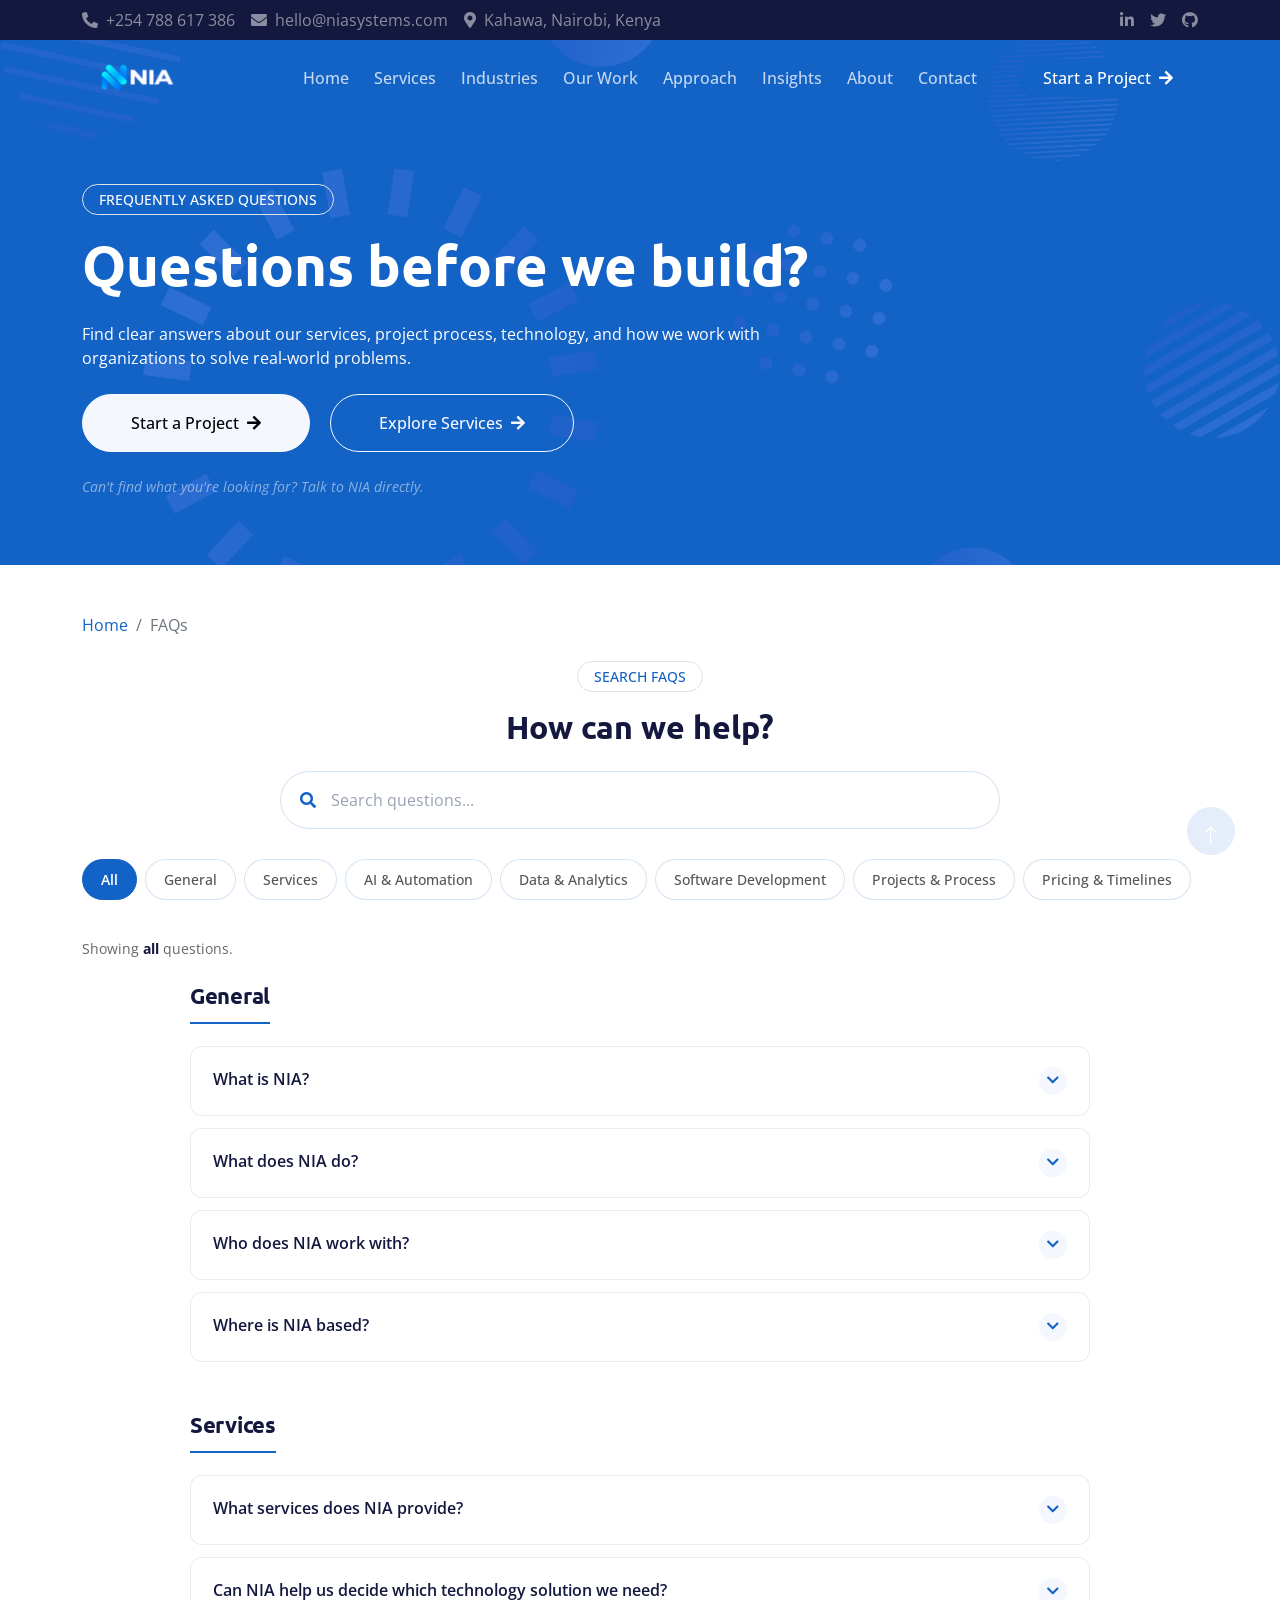
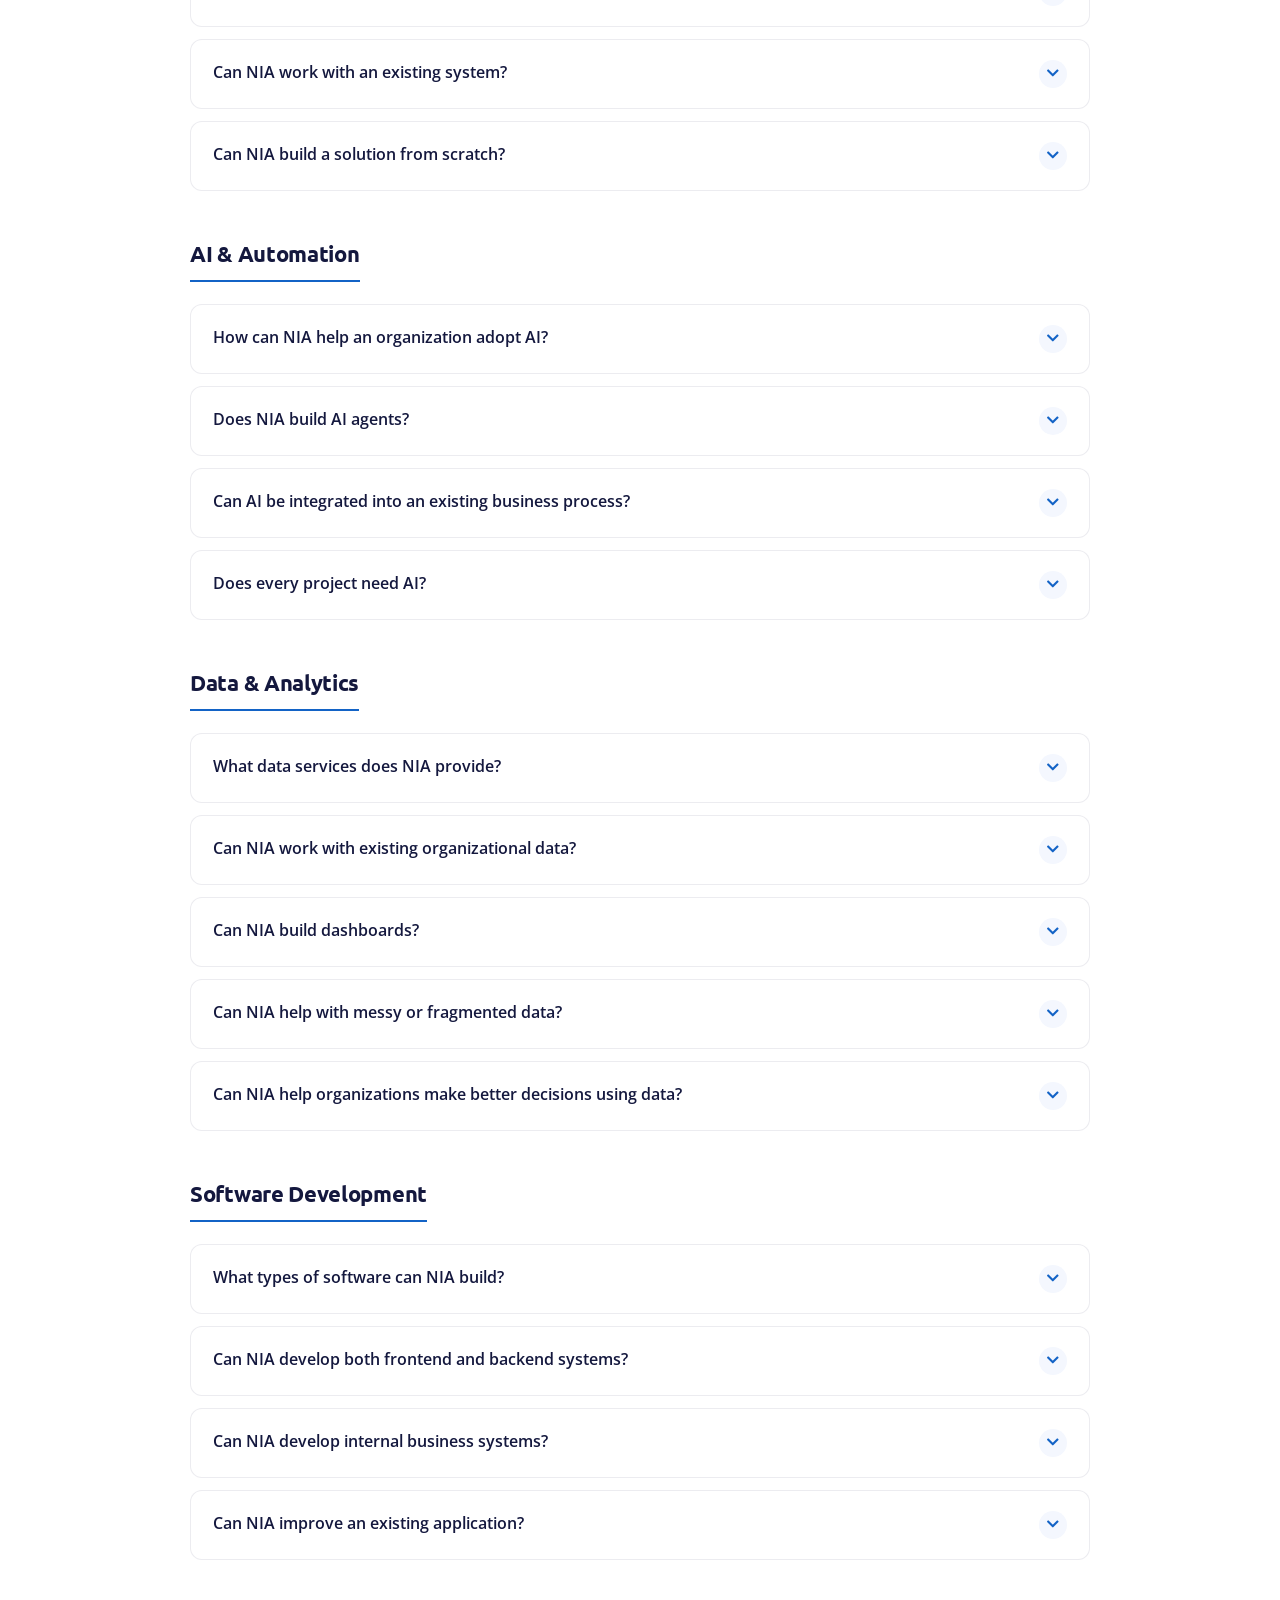
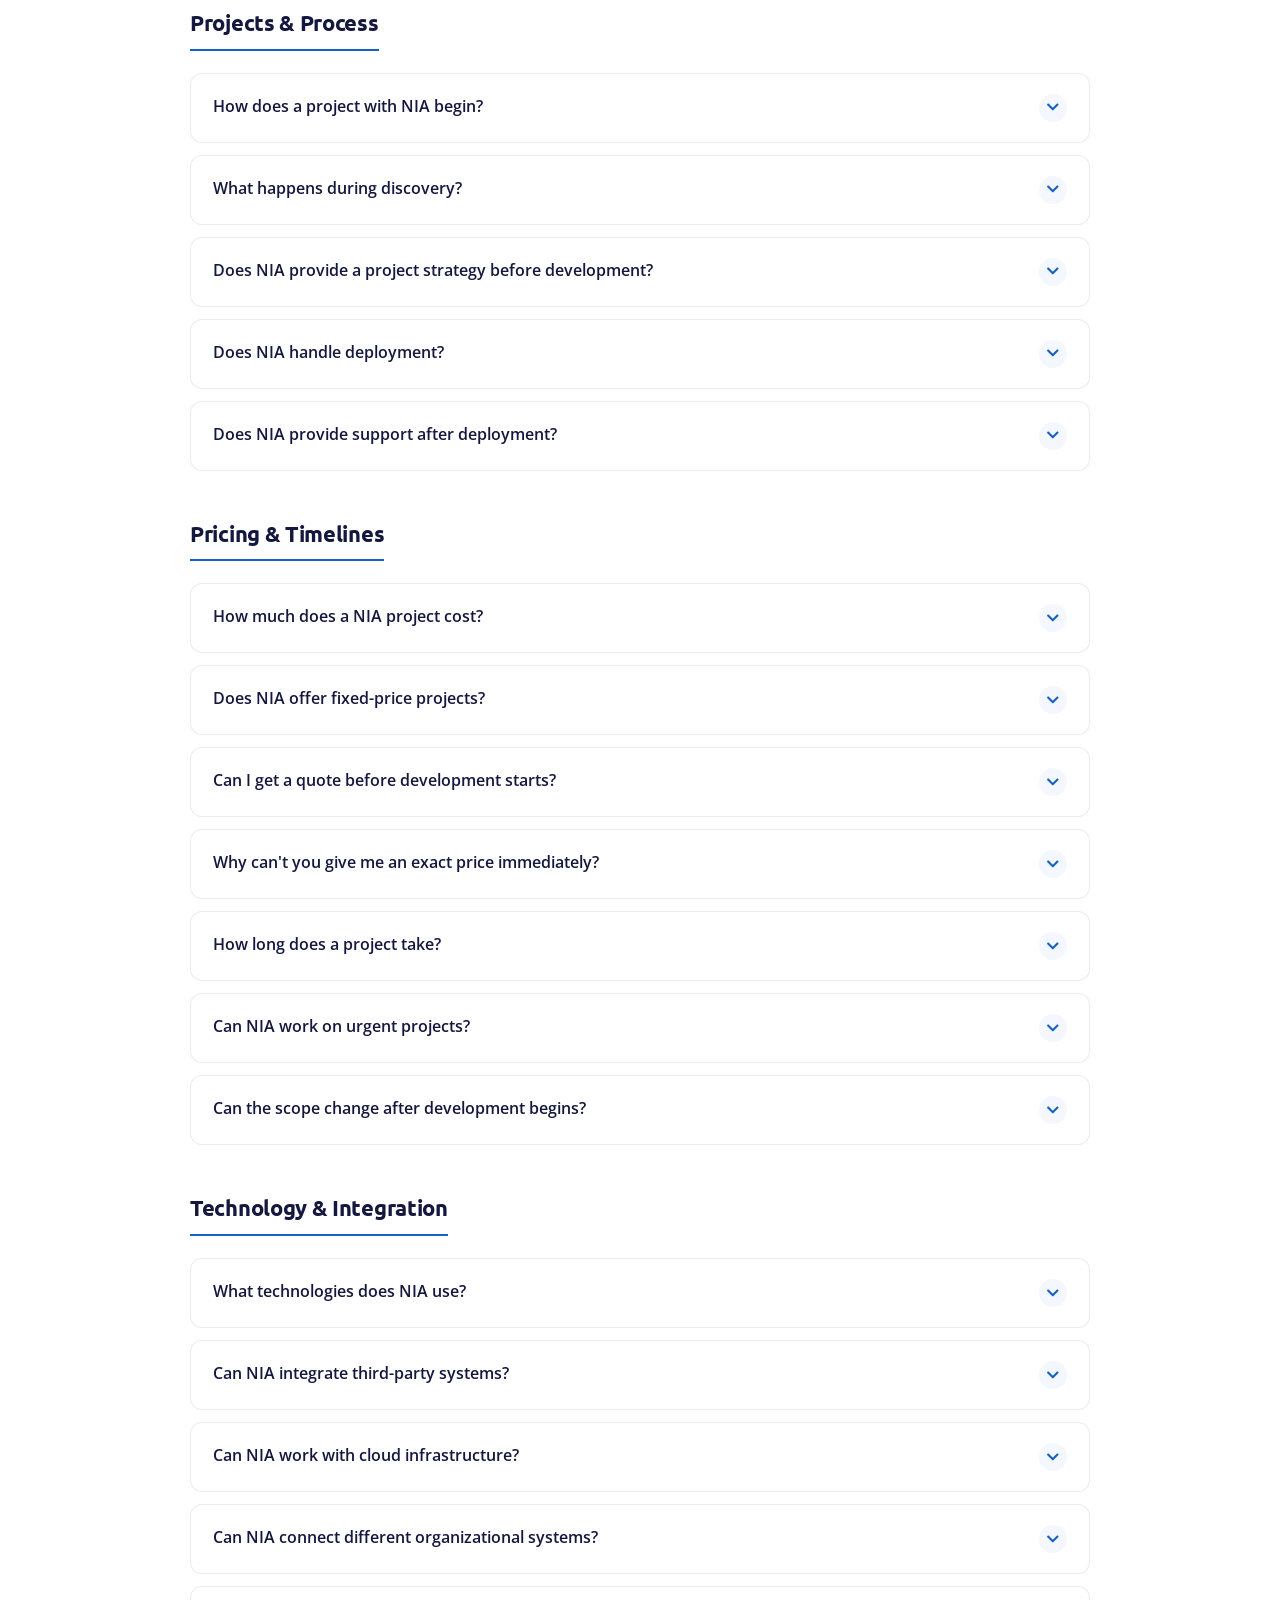
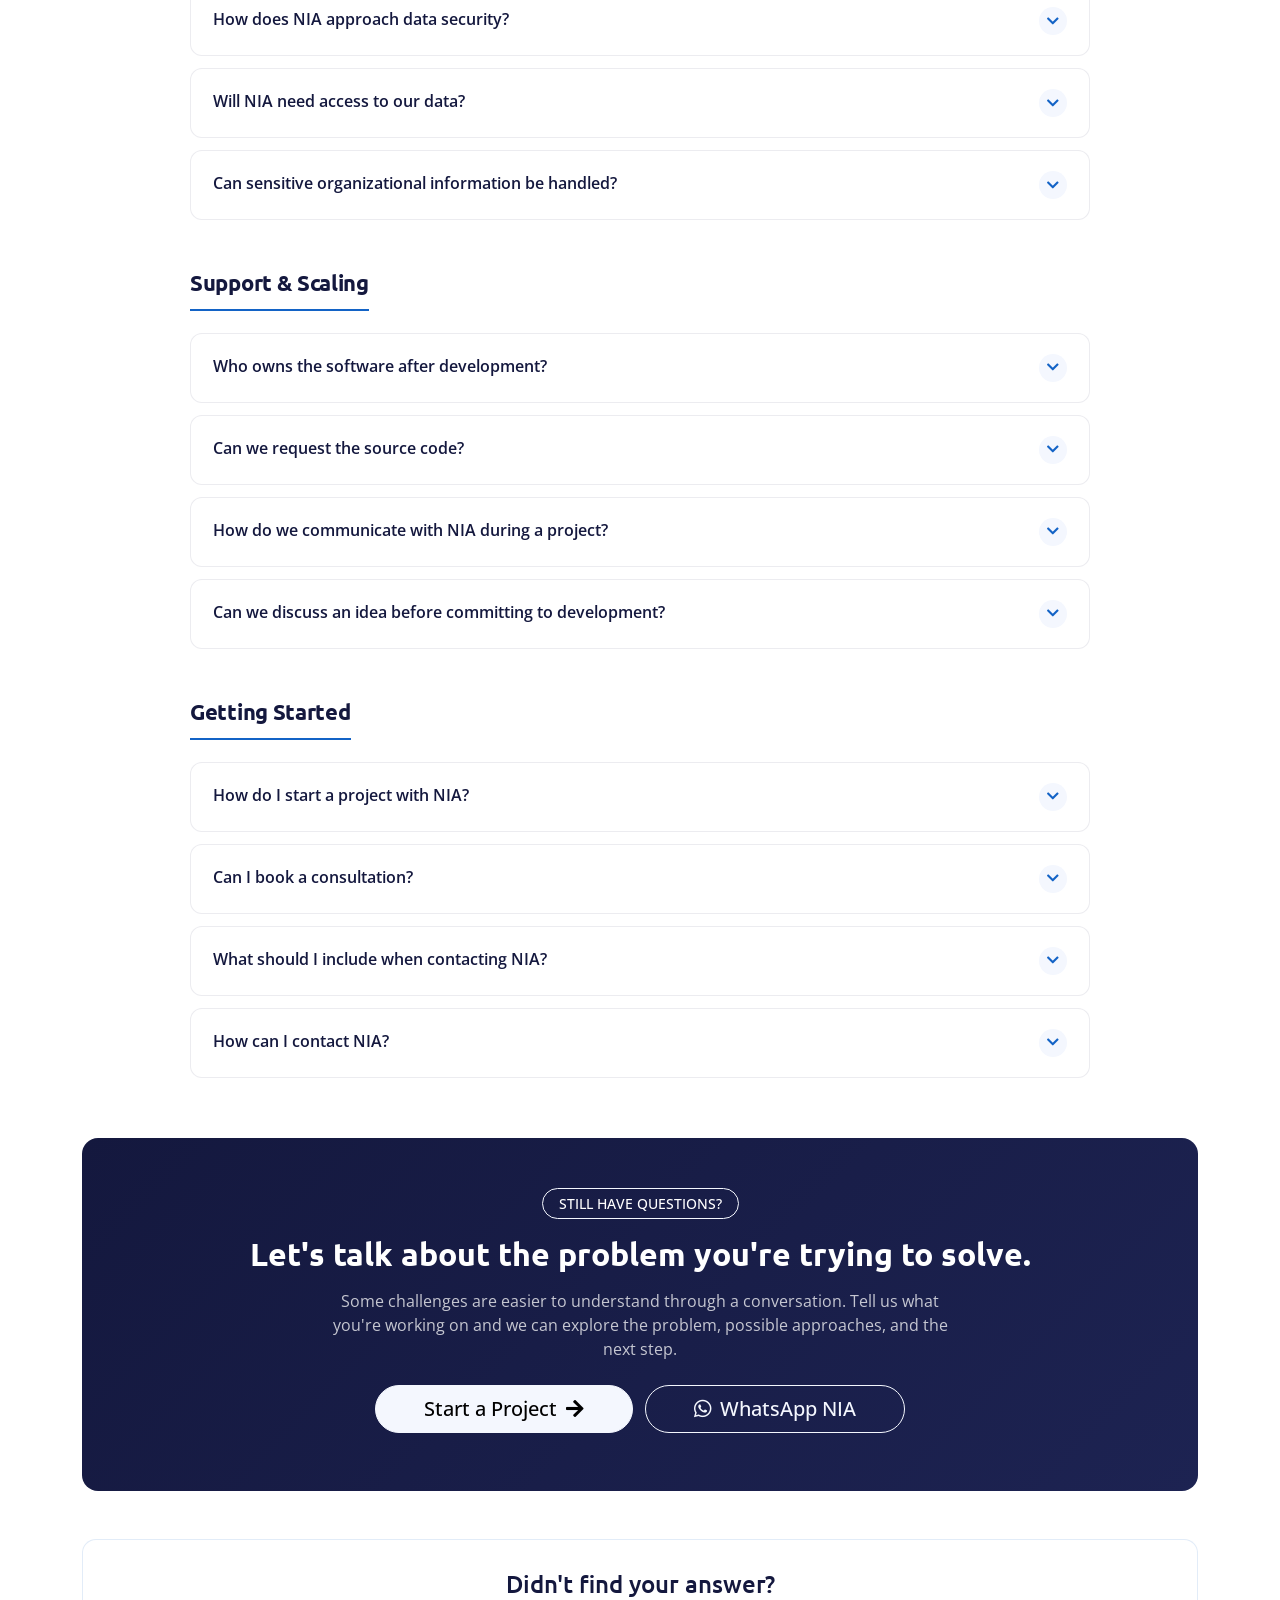
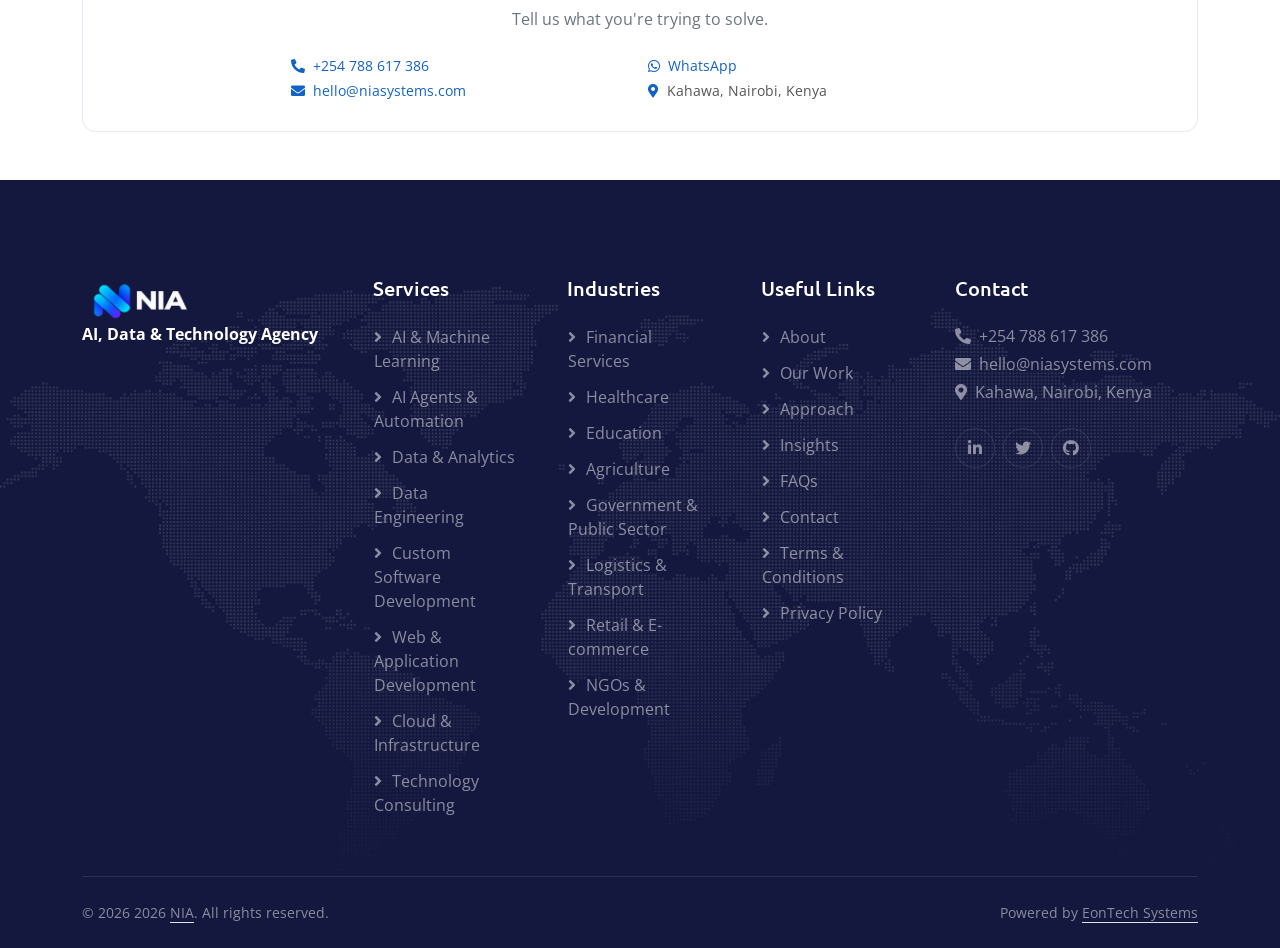
<file: nia-faqs.html>
<!doctype html>
<html lang="en">
  <head>
    <meta charset="utf-8" />
    <title>FAQs | NIA | AI, Data &amp; Technology Agency</title>
    <meta
      name="description"
      content="Find answers about NIA services, AI, data, software development, automation, project delivery, pricing, technology, and how to get started."
    />
    <meta
      name="keywords"
      content="NIA FAQ, AI agency questions, software development FAQ, data analytics FAQ, automation FAQ, technology consulting Kenya"
    />
    <meta name="viewport" content="width=device-width, initial-scale=1.0" />
    <meta name="theme-color" content="#1363C6" />
    <meta name="robots" content="index, follow" />
    <link rel="canonical" href="https://niasoftwares.com/nia-faq.html" />

    <!-- Open Graph -->
    <meta property="og:title" content="FAQs | NIA" />
    <meta
      property="og:description"
      content="Find answers about NIA services, project process, technology, pricing, and how to get started."
    />
    <meta property="og:type" content="website" />
    <meta property="og:url" content="https://niasoftwares.com/nia-faq.html" />
    <meta
      property="og:image"
      content="https://niasoftwares.com/img/nia-logo.png"
    />

    <!-- Twitter -->
    <meta name="twitter:card" content="summary_large_image" />
    <meta name="twitter:title" content="FAQs | NIA" />
    <meta
      name="twitter:description"
      content="Find answers about NIA services, project process, technology, pricing, and how to get started."
    />
    <meta
      name="twitter:image"
      content="https://niasoftwares.com/img/nia-logo.png"
    />

    <!-- Favicon -->
    <link href="img/favicon.ico" rel="icon" />

    <!-- Google Web Fonts -->
    <link rel="preconnect" href="https://fonts.googleapis.com" />
    <link rel="preconnect" href="https://fonts.gstatic.com" crossorigin />
    <link
      href="https://fonts.googleapis.com/css2?family=Open+Sans:wght@400;600&family=Ubuntu:wght@500;700&display=swap"
      rel="stylesheet"
    />

    <!-- Icon Font Stylesheet -->
    <link
      href="https://cdnjs.cloudflare.com/ajax/libs/font-awesome/5.10.0/css/all.min.css"
      rel="stylesheet"
    />
    <link
      href="https://cdn.jsdelivr.net/npm/bootstrap-icons@1.4.1/font/bootstrap-icons.css"
      rel="stylesheet"
    />

    <!-- Libraries Stylesheet -->
    <link href="lib/animate/animate.min.css" rel="stylesheet" />

    <!-- Customized Bootstrap Stylesheet -->
    <link href="css/bootstrap.min.css" rel="stylesheet" />

    <!-- Template Stylesheet -->
    <link href="css/style.css" rel="stylesheet" />

    <!-- ============================================================
         NIA FAQ PAGE — PAGE-SCOPED STYLES
         ============================================================ -->
    <style>
      /* ---------- FAQ Hero ---------- */
      .faq-hero {
        padding-bottom: 20px;
      }

      /* ---------- FAQ Search ---------- */
      .faq-search {
        max-width: 720px;
        margin: 0 auto 30px auto;
      }

      .faq-search-input {
        width: 100%;
        padding: 16px 60px 16px 50px;
        border: 1px solid rgba(19, 99, 198, 0.18);
        border-radius: 50px;
        background: #fff;
        font-size: 1rem;
        color: var(--dark, #14183e);
        transition:
          border-color 0.25s ease,
          box-shadow 0.25s ease;
      }

      .faq-search-input::placeholder {
        color: #98a2b3;
      }

      .faq-search-input:focus {
        outline: none;
        border-color: var(--primary, #1363c6);
        box-shadow: 0 0 0 4px rgba(19, 99, 198, 0.1);
      }

      .faq-search-wrapper {
        position: relative;
      }

      .faq-search-icon {
        position: absolute;
        left: 20px;
        top: 50%;
        transform: translateY(-50%);
        color: var(--primary, #1363c6);
        font-size: 1rem;
        pointer-events: none;
      }

      .faq-search-clear {
        position: absolute;
        right: 12px;
        top: 50%;
        transform: translateY(-50%);
        width: 36px;
        height: 36px;
        display: none;
        align-items: center;
        justify-content: center;
        background: var(--light, #f4f7fe);
        border: none;
        border-radius: 50%;
        color: #555;
        cursor: pointer;
        transition:
          background-color 0.2s ease,
          color 0.2s ease;
      }

      .faq-search-clear:hover {
        background: var(--primary, #1363c6);
        color: #fff;
      }

      .faq-search-clear.visible {
        display: flex;
      }

      .faq-search-clear:focus-visible {
        outline: 2px solid var(--primary, #1363c6);
        outline-offset: 2px;
      }

      /* ---------- FAQ Categories ---------- */
      .faq-categories {
        display: flex;
        flex-wrap: nowrap;
        gap: 8px;
        overflow-x: auto;
        padding-bottom: 8px;
        margin-bottom: 30px;
        scrollbar-width: thin;
        -webkit-overflow-scrolling: touch;
      }

      .faq-categories::-webkit-scrollbar {
        height: 5px;
      }

      .faq-categories::-webkit-scrollbar-track {
        background: transparent;
      }

      .faq-categories::-webkit-scrollbar-thumb {
        background: rgba(19, 99, 198, 0.25);
        border-radius: 5px;
      }

      .faq-category {
        flex: 0 0 auto;
        padding: 9px 18px;
        border: 1px solid rgba(19, 99, 198, 0.18);
        border-radius: 50px;
        background: #fff;
        color: #555;
        font-size: 0.88rem;
        font-weight: 500;
        text-decoration: none;
        white-space: nowrap;
        cursor: pointer;
        transition:
          color 0.2s ease,
          background-color 0.2s ease,
          border-color 0.2s ease;
      }

      .faq-category:hover {
        color: var(--primary, #1363c6);
        border-color: var(--primary, #1363c6);
      }

      .faq-category.faq-category-active {
        background: var(--primary, #1363c6);
        color: #fff;
        border-color: var(--primary, #1363c6);
        font-weight: 600;
      }

      .faq-category:focus-visible {
        outline: 2px solid var(--primary, #1363c6);
        outline-offset: 2px;
      }

      /* ---------- FAQ Results ---------- */
      .faq-results {
        color: #666;
        font-size: 0.9rem;
        margin-bottom: 24px;
      }

      .faq-results strong {
        color: var(--dark, #14183e);
      }

      /* ---------- FAQ Layout ---------- */
      .faq-layout {
        max-width: 900px;
        margin: 0 auto;
      }

      /* ---------- FAQ Groups ---------- */
      .faq-group {
        margin-bottom: 50px;
        scroll-margin-top: 120px;
      }

      .faq-group:last-child {
        margin-bottom: 0;
      }

      .faq-group-title {
        color: var(--dark, #14183e);
        font-size: 1.4rem;
        font-weight: 700;
        margin-bottom: 22px;
        padding-bottom: 12px;
        border-bottom: 2px solid var(--primary, #1363c6);
        display: inline-block;
        letter-spacing: -0.3px;
      }

      /* ---------- FAQ Item ---------- */
      .faq-item {
        background: #fff;
        border: 1px solid rgba(20, 24, 62, 0.08);
        border-radius: 12px;
        margin-bottom: 12px;
        overflow: hidden;
        transition:
          border-color 0.25s ease,
          box-shadow 0.25s ease;
      }

      .faq-item:hover {
        border-color: rgba(19, 99, 198, 0.25);
        box-shadow: 0 8px 20px rgba(19, 99, 198, 0.05);
      }

      .faq-item.open {
        border-color: var(--primary, #1363c6);
        box-shadow: 0 10px 25px rgba(19, 99, 198, 0.08);
      }

      .faq-item.hidden-by-filter {
        display: none;
      }

      /* ---------- FAQ Question (Button) ---------- */
      .faq-question {
        display: flex;
        align-items: flex-start;
        justify-content: space-between;
        width: 100%;
        padding: 20px 22px;
        background: transparent;
        border: none;
        text-align: left;
        cursor: pointer;
        color: var(--dark, #14183e);
        font-size: 1.02rem;
        font-weight: 600;
        line-height: 1.5;
        gap: 16px;
        transition: color 0.2s ease;
      }

      .faq-question:hover {
        color: var(--primary, #1363c6);
      }

      .faq-question:focus-visible {
        outline: 2px solid var(--primary, #1363c6);
        outline-offset: -2px;
        border-radius: 10px;
      }

      .faq-icon {
        flex: 0 0 auto;
        width: 28px;
        height: 28px;
        display: flex;
        align-items: center;
        justify-content: center;
        border-radius: 50%;
        background: var(--light, #f4f7fe);
        color: var(--primary, #1363c6);
        font-size: 0.85rem;
        transition:
          background-color 0.25s ease,
          color 0.25s ease,
          transform 0.35s ease;
      }

      .faq-item.open .faq-icon {
        background: var(--primary, #1363c6);
        color: #fff;
        transform: rotate(180deg);
      }

      /* ---------- FAQ Answer ---------- */
      .faq-answer {
        max-height: 0;
        overflow: hidden;
        transition: max-height 0.35s ease;
      }

      .faq-answer-inner {
        padding: 0 22px 22px 22px;
        color: #555;
        font-size: 0.96rem;
        line-height: 1.7;
      }

      .faq-answer-inner p {
        margin-bottom: 12px;
      }

      .faq-answer-inner p:last-child {
        margin-bottom: 0;
      }

      .faq-answer-inner a {
        color: var(--primary, #1363c6);
        text-decoration: none;
        border-bottom: 1px solid rgba(19, 99, 198, 0.35);
        transition:
          border-color 0.2s ease,
          color 0.2s ease;
      }

      .faq-answer-inner a:hover {
        color: #0f4f9e;
        border-bottom-color: #0f4f9e;
      }

      .faq-answer-inner ul {
        margin: 12px 0;
        padding-left: 20px;
      }

      .faq-answer-inner li {
        margin-bottom: 8px;
      }

      .faq-answer-inner li::marker {
        color: var(--primary, #1363c6);
      }

      /* ---------- FAQ Empty State ---------- */
      .faq-empty {
        text-align: center;
        padding: 60px 20px;
        background: var(--light, #f4f7fe);
        border-radius: 14px;
        border: 1px dashed rgba(19, 99, 198, 0.3);
      }

      .faq-empty i {
        color: var(--primary, #1363c6);
        font-size: 2.5rem;
        margin-bottom: 16px;
      }

      .faq-empty h4 {
        color: var(--dark, #14183e);
        margin-bottom: 10px;
      }

      .faq-empty p {
        color: #666;
        margin-bottom: 20px;
      }

      .faq-empty.hidden {
        display: none;
      }

      /* ---------- FAQ CTA ---------- */
      .faq-cta {
        background: linear-gradient(
          135deg,
          var(--dark, #14183e) 0%,
          #1d2352 100%
        );
        border-radius: 16px;
        color: #fff;
        padding: 50px 30px;
      }

      .faq-cta h2 {
        color: #fff;
      }

      .faq-cta p {
        color: rgba(255, 255, 255, 0.75);
      }

      .faq-contact-card {
        background: #fff;
        border: 1px solid rgba(19, 99, 198, 0.12);
        border-radius: 14px;
        padding: 30px;
      }

      .faq-contact-card a {
        color: var(--primary, #1363c6);
        text-decoration: none;
        border-bottom: 1px solid transparent;
        transition:
          border-color 0.2s ease,
          color 0.2s ease;
      }

      .faq-contact-card a:hover {
        color: #0f4f9e;
        border-bottom-color: #0f4f9e;
      }

      /* ---------- Responsive ---------- */
      @media (max-width: 767.98px) {
        .faq-group {
          scroll-margin-top: 90px;
        }

        .faq-group-title {
          font-size: 1.2rem;
        }

        .faq-question {
          padding: 16px 18px;
          font-size: 0.96rem;
        }

        .faq-answer-inner {
          padding: 0 18px 18px 18px;
          font-size: 0.92rem;
        }

        .faq-search-input {
          padding: 14px 54px 14px 46px;
          font-size: 0.95rem;
        }

        .faq-cta {
          padding: 40px 20px;
        }

        .faq-contact-card {
          padding: 22px;
        }
      }

      @media (max-width: 419.98px) {
        .faq-category {
          padding: 8px 14px;
          font-size: 0.82rem;
        }

        .faq-question {
          font-size: 0.92rem;
          gap: 12px;
        }

        .faq-icon {
          width: 24px;
          height: 24px;
          font-size: 0.75rem;
        }
      }

      /* ---------- Reduced Motion ---------- */
      @media (prefers-reduced-motion: reduce) {
        .faq-item,
        .faq-icon,
        .faq-answer,
        .faq-question,
        .faq-category,
        .faq-search-input,
        .faq-search-clear {
          transition: none !important;
        }
      }
    </style>

    <!-- FAQPage Structured Data -->
    <script type="application/ld+json">
      {
        "@context": "https://schema.org",
        "@type": "FAQPage",
        "mainEntity": [
          {
            "@type": "Question",
            "name": "What is NIA?",
            "acceptedAnswer": {
              "@type": "Answer",
              "text": "NIA is an AI, Data & Technology Agency focused on building practical digital solutions for real-world organizational problems. We combine artificial intelligence, software development, data, automation, and technology consulting to help organizations improve how they operate and make better decisions."
            }
          },
          {
            "@type": "Question",
            "name": "What services does NIA provide?",
            "acceptedAnswer": {
              "@type": "Answer",
              "text": "Our services cover AI and machine learning, AI agents and automation, data and analytics, data engineering, custom software development, web and application development, cloud and infrastructure, and technology consulting."
            }
          },
          {
            "@type": "Question",
            "name": "How can NIA help an organization adopt AI?",
            "acceptedAnswer": {
              "@type": "Answer",
              "text": "We begin by understanding the organization's actual problems and workflows. We then identify where AI can create practical value and determine whether integration, automation, an AI-powered application, or another approach makes sense."
            }
          },
          {
            "@type": "Question",
            "name": "What data services does NIA provide?",
            "acceptedAnswer": {
              "@type": "Answer",
              "text": "Our data services include analytics, data intelligence, data engineering, dashboards, reporting, and decision-support solutions."
            }
          },
          {
            "@type": "Question",
            "name": "What types of software can NIA build?",
            "acceptedAnswer": {
              "@type": "Answer",
              "text": "We can design and develop custom digital platforms, web applications, internal systems, data-driven applications, AI-enabled applications, and other software solutions based on the organization's requirements."
            }
          },
          {
            "@type": "Question",
            "name": "How does a project with NIA begin?",
            "acceptedAnswer": {
              "@type": "Answer",
              "text": "Projects begin by understanding the problem, objectives, users, existing environment, constraints, and desired outcomes. This helps establish a practical direction before development begins."
            }
          },
          {
            "@type": "Question",
            "name": "How much does a NIA project cost?",
            "acceptedAnswer": {
              "@type": "Answer",
              "text": "Project cost depends on the scope, complexity, functionality, integrations, data requirements, technology, infrastructure, and delivery needs. We do not present a single price for every project because the requirements can differ significantly."
            }
          },
          {
            "@type": "Question",
            "name": "How long does a project take?",
            "acceptedAnswer": {
              "@type": "Answer",
              "text": "Timelines vary according to scope, complexity, integrations, data readiness, technical dependencies, feedback cycles, and approval processes. A more reliable timeline can be established after the requirements are understood."
            }
          },
          {
            "@type": "Question",
            "name": "How do I start a project with NIA?",
            "acceptedAnswer": {
              "@type": "Answer",
              "text": "Use the Start a Project option to share the problem you are trying to solve, what you would like to achieve, and any relevant project details. NIA can then review the request and determine the appropriate next step."
            }
          },
          {
            "@type": "Question",
            "name": "How can I contact NIA?",
            "acceptedAnswer": {
              "@type": "Answer",
              "text": "You can contact NIA through WhatsApp at +254 788 617 386, by email at hello@niasystems.com, or through the Start a Project page."
            }
          }
        ]
      }
    </script>
    <link rel="icon" href="img/icon-logo.JPG" type="image/png" />
  </head>

  <body>
    <!-- Spinner Start -->
    <div
      id="spinner"
      class="show bg-white position-fixed translate-middle w-100 vh-100 top-50 start-50 d-flex align-items-center justify-content-center"
    >
      <div
        class="spinner-grow text-primary"
        style="width: 3rem; height: 3rem"
        role="status"
      >
        <span class="sr-only">Loading...</span>
      </div>
    </div>
    <!-- Spinner End -->

    <!-- Top Bar Start -->
    <div class="container-fluid bg-dark text-white-50 py-2 d-none d-lg-block">
      <div class="container">
        <div class="d-flex justify-content-between align-items-center">
          <div class="d-flex align-items-center">
            <a class="text-white-50 me-3" href="tel:+254788617386"
              ><i class="fa fa-phone-alt me-2"></i>+254 788 617 386</a
            >
            <a class="text-white-50 me-3" href="mailto:hello@niasystems.com"
              ><i class="fa fa-envelope me-2"></i>hello@niasystems.com</a
            >
            <span class="text-white-50"
              ><i class="fa fa-map-marker-alt me-2"></i>Kahawa, Nairobi,
              Kenya</span
            >
          </div>
          <div class="d-flex">
            <a class="text-white-50 me-3" href="#"
              ><i class="fab fa-linkedin-in"></i
            ></a>
            <a class="text-white-50 me-3" href="#"
              ><i class="fab fa-twitter"></i
            ></a>
            <a class="text-white-50" href="#"><i class="fab fa-github"></i></a>
          </div>
        </div>
      </div>
    </div>
    <!-- Top Bar End -->

    <!-- Navbar Start -->
    <div class="container-fluid sticky-top">
      <div class="container">
        <nav class="navbar navbar-expand-lg navbar-dark p-0">
          <a href="index.html" class="navbar-brand">
            <img src="img/nia-logo.png" alt="NIA" style="height: 45px" />
          </a>
          <button
            type="button"
            class="navbar-toggler ms-auto me-0"
            data-bs-toggle="collapse"
            data-bs-target="#navbarCollapse"
          >
            <span class="navbar-toggler-icon"></span>
          </button>
          <div class="collapse navbar-collapse" id="navbarCollapse">
            <div class="navbar-nav ms-auto align-items-lg-center">
              <a href="index.html" class="nav-item nav-link">Home</a>

              <!-- Mega Menu: Services -->
              <div class="nav-item dropdown mega-menu">
                <a
                  href="#"
                  class="nav-link dropdown-toggle"
                  data-bs-toggle="dropdown"
                  >Services</a
                >
                <div class="dropdown-menu mega-dropdown">
                  <div class="row g-0">
                    <div class="col-lg-3 col-md-6">
                      <div class="mega-col">
                        <h6 class="mega-heading">AI, Automation &amp; ML</h6>
                        <a href="nia-services.html#ai-ml" class="mega-link"
                          >AI &amp; Machine Learning</a
                        >
                        <a href="nia-services.html#ai-agents" class="mega-link"
                          >AI Agents &amp; Automation</a
                        >
                        <a
                          href="nia-services.html#data-analytics"
                          class="mega-link"
                          >Data &amp; Analytics</a
                        >
                        <a
                          href="nia-services.html#data-engineering"
                          class="mega-link"
                          >Data Engineering</a
                        >
                      </div>
                    </div>
                    <div class="col-lg-3 col-md-6">
                      <div class="mega-col">
                        <h6 class="mega-heading">Development</h6>
                        <a
                          href="nia-services.html#custom-software"
                          class="mega-link"
                          >Custom Software Development</a
                        >
                        <a href="nia-services.html#web-app" class="mega-link"
                          >Web &amp; Application Development</a
                        >
                        <a
                          href="nia-services.html#cloud-infra"
                          class="mega-link"
                          >Cloud &amp; Infrastructure</a
                        >
                        <a href="nia-services.html#consulting" class="mega-link"
                          >Technology Consulting</a
                        >
                      </div>
                    </div>
                    <div class="col-lg-6 d-none d-lg-block">
                      <div class="mega-feature">
                        <i class="fa fa-cogs fa-2x text-primary mb-2"></i>
                        <h6 class="text-white">
                          Technology designed around your problems.
                        </h6>
                        <p class="small text-white-50 mb-2">
                          From AI to custom software, we build what your
                          organisation actually needs.
                        </p>
                        <a
                          href="nia-services.html"
                          class="btn btn-sm btn-primary rounded-pill px-3"
                          >Explore All Services
                          <i class="fa fa-arrow-right ms-1"></i
                        ></a>
                      </div>
                    </div>
                  </div>
                </div>
              </div>

              <!-- Mega Menu: Industries -->
              <div class="nav-item dropdown mega-menu">
                <a
                  href="#"
                  class="nav-link dropdown-toggle"
                  data-bs-toggle="dropdown"
                  >Industries</a
                >
                <div class="dropdown-menu mega-dropdown">
                  <div class="row g-0">
                    <div class="col-lg-3 col-md-6">
                      <div class="mega-col">
                        <h6 class="mega-heading">Sectors</h6>
                        <a href="nia-industries.html#finance" class="mega-link"
                          >Financial Services</a
                        >
                        <a
                          href="nia-industries.html#healthcare"
                          class="mega-link"
                          >Healthcare</a
                        >
                        <a
                          href="nia-industries.html#education"
                          class="mega-link"
                          >Education</a
                        >
                        <a
                          href="nia-industries.html#agriculture"
                          class="mega-link"
                          >Agriculture</a
                        >
                      </div>
                    </div>
                    <div class="col-lg-3 col-md-6">
                      <div class="mega-col">
                        <h6 class="mega-heading">Public &amp; Commerce</h6>
                        <a
                          href="nia-industries.html#government"
                          class="mega-link"
                          >Government &amp; Public Sector</a
                        >
                        <a
                          href="nia-industries.html#logistics"
                          class="mega-link"
                          >Logistics &amp; Transport</a
                        >
                        <a href="nia-industries.html#retail" class="mega-link"
                          >Retail &amp; E-commerce</a
                        >
                        <a href="nia-industries.html#ngos" class="mega-link"
                          >NGOs &amp; Development</a
                        >
                      </div>
                    </div>
                    <div class="col-lg-6 d-none d-lg-block">
                      <div class="mega-feature">
                        <i
                          class="fa fa-globe-africa fa-2x text-primary mb-2"
                        ></i>
                        <h6 class="text-white">
                          Solutions shaped around real-world industries.
                        </h6>
                        <p class="small text-white-50 mb-2">
                          We understand the context behind the technology.
                        </p>
                        <a
                          href="nia-industries.html"
                          class="btn btn-sm btn-primary rounded-pill px-3"
                          >Explore Industries
                          <i class="fa fa-arrow-right ms-1"></i
                        ></a>
                      </div>
                    </div>
                  </div>
                </div>
              </div>

              <!-- Mega Menu: Our Work -->
              <div class="nav-item dropdown mega-menu">
                <a
                  href="#"
                  class="nav-link dropdown-toggle"
                  data-bs-toggle="dropdown"
                  >Our Work</a
                >
                <div class="dropdown-menu mega-dropdown">
                  <div class="row g-0">
                    <div class="col-lg-3 col-md-6">
                      <div class="mega-col">
                        <h6 class="mega-heading">Evidence</h6>
                        <a href="nia-work.html#case-studies" class="mega-link"
                          >Case Studies</a
                        >
                        <a href="nia-work.html#projects" class="mega-link"
                          >Projects</a
                        >
                        <a href="nia-work.html#client-results" class="mega-link"
                          >Client Results</a
                        >
                      </div>
                    </div>
                    <div class="col-lg-3 col-md-6">
                      <div class="mega-col">
                        <h6 class="mega-heading">Coming Soon</h6>
                        <span class="mega-link disabled"
                          >Project Dashboard</span
                        >
                        <span class="mega-link disabled">Client Portal</span>
                      </div>
                    </div>
                    <div class="col-lg-6 d-none d-lg-block">
                      <div class="mega-feature">
                        <i class="fa fa-chart-line fa-2x text-primary mb-2"></i>
                        <h6 class="text-white">
                          Technology that delivers outcomes.
                        </h6>
                        <p class="small text-white-50 mb-2">
                          Real projects will be populated from the NIA
                          dashboard.
                        </p>
                        <a
                          href="nia-work.html"
                          class="btn btn-sm btn-primary rounded-pill px-3"
                          >View Our Work <i class="fa fa-arrow-right ms-1"></i
                        ></a>
                      </div>
                    </div>
                  </div>
                </div>
              </div>

              <!-- Mega Menu: Approach -->
              <div class="nav-item dropdown mega-menu">
                <a
                  href="#"
                  class="nav-link dropdown-toggle"
                  data-bs-toggle="dropdown"
                  >Approach</a
                >
                <div class="dropdown-menu mega-dropdown">
                  <div class="row g-0">
                    <div class="col-lg-3 col-md-6">
                      <div class="mega-col">
                        <h6 class="mega-heading">Process</h6>
                        <a
                          href="nia-approach.html#how-we-work"
                          class="mega-link"
                          >How We Work</a
                        >
                        <a href="nia-approach.html#discovery" class="mega-link"
                          >Discovery</a
                        >
                        <a href="nia-approach.html#strategy" class="mega-link"
                          >Strategy</a
                        >
                        <a href="nia-approach.html#design-dev" class="mega-link"
                          >Design &amp; Development</a
                        >
                      </div>
                    </div>
                    <div class="col-lg-3 col-md-6">
                      <div class="mega-col">
                        <h6 class="mega-heading">Delivery</h6>
                        <a href="nia-approach.html#deployment" class="mega-link"
                          >Deployment</a
                        >
                        <a href="nia-approach.html#support" class="mega-link"
                          >Support &amp; Scaling</a
                        >
                      </div>
                    </div>
                    <div class="col-lg-6 d-none d-lg-block">
                      <div class="mega-feature">
                        <i class="fa fa-route fa-2x text-primary mb-2"></i>
                        <h6 class="text-white">From problem to impact.</h6>
                        <p class="small text-white-50 mb-2">
                          A clear, structured path from understanding to scale.
                        </p>
                        <a
                          href="nia-approach.html"
                          class="btn btn-sm btn-primary rounded-pill px-3"
                          >See Our Approach
                          <i class="fa fa-arrow-right ms-1"></i
                        ></a>
                      </div>
                    </div>
                  </div>
                </div>
              </div>

              <!-- Mega Menu: Insights -->
              <div class="nav-item dropdown mega-menu">
                <a
                  href="#"
                  class="nav-link dropdown-toggle"
                  data-bs-toggle="dropdown"
                  >Insights</a
                >
                <div class="dropdown-menu mega-dropdown">
                  <div class="row g-0">
                    <div class="col-lg-3 col-md-6">
                      <div class="mega-col">
                        <h6 class="mega-heading">Knowledge</h6>
                        <a href="nia-insights.html#articles" class="mega-link"
                          >Articles</a
                        >
                        <a href="nia-insights.html#research" class="mega-link"
                          >Research</a
                        >
                        <a href="nia-insights.html#guides" class="mega-link"
                          >Guides</a
                        >
                        <a href="nia-insights.html#reports" class="mega-link"
                          >Reports</a
                        >
                      </div>
                    </div>
                    <div class="col-lg-3 col-md-6">
                      <div class="mega-col">
                        <h6 class="mega-heading">Coming Soon</h6>
                        <span class="mega-link disabled"
                          >AI &amp; Automation</span
                        >
                        <span class="mega-link disabled"
                          >Data &amp; Analytics</span
                        >
                      </div>
                    </div>
                    <div class="col-lg-6 d-none d-lg-block">
                      <div class="mega-feature">
                        <i class="fa fa-lightbulb fa-2x text-primary mb-2"></i>
                        <h6 class="text-white">
                          Ideas, research, and perspectives.
                        </h6>
                        <p class="small text-white-50 mb-2">
                          Thought leadership on intelligent technology.
                        </p>
                        <a
                          href="nia-insights.html"
                          class="btn btn-sm btn-primary rounded-pill px-3"
                          >Explore Insights
                          <i class="fa fa-arrow-right ms-1"></i
                        ></a>
                      </div>
                    </div>
                  </div>
                </div>
              </div>

              <!-- Mega Menu: About -->
              <div class="nav-item dropdown mega-menu">
                <a
                  href="#"
                  class="nav-link dropdown-toggle"
                  data-bs-toggle="dropdown"
                  >About</a
                >
                <div class="dropdown-menu mega-dropdown">
                  <div class="row g-0">
                    <div class="col-lg-3 col-md-6">
                      <div class="mega-col">
                        <h6 class="mega-heading">Company</h6>
                        <a href="nia-about.html#who-we-are" class="mega-link"
                          >Who We Are</a
                        >
                        <a href="nia-about.html#mission" class="mega-link"
                          >Our Mission</a
                        >
                        <a href="nia-about.html#team" class="mega-link"
                          >Our Team</a
                        >
                        <a href="nia-about.html#values" class="mega-link"
                          >Our Values</a
                        >
                        <a href="nia-about.html#careers" class="mega-link"
                          >Careers</a
                        >
                      </div>
                    </div>
                    <div class="col-lg-3 col-md-6">
                      <div class="mega-col">
                        <h6 class="mega-heading">Philosophy</h6>
                        <span class="mega-link disabled"
                          >Technology with purpose.</span
                        >
                      </div>
                    </div>
                    <div class="col-lg-6 d-none d-lg-block">
                      <div class="mega-feature">
                        <i class="fa fa-users fa-2x text-primary mb-2"></i>
                        <h6 class="text-white">
                          Turning complexity into real solutions.
                        </h6>
                        <p class="small text-white-50 mb-2">
                          Learn who we are and why we build.
                        </p>
                        <a
                          href="nia-about.html"
                          class="btn btn-sm btn-primary rounded-pill px-3"
                          >Discover NIA <i class="fa fa-arrow-right ms-1"></i
                        ></a>
                      </div>
                    </div>
                  </div>
                </div>
              </div>

              <a href="nia-contact.html" class="nav-item nav-link">Contact</a>
            </div>
            <a
              href="nia-contact.html"
              class="btn btn-primary rounded-pill px-4 ms-3 d-none d-lg-block"
              >Start a Project <i class="fa fa-arrow-right ms-1"></i
            ></a>
          </div>
        </nav>
      </div>
    </div>
    <!-- Navbar End -->

    <main>
      <!-- Hero Start -->
      <div class="container-fluid pt-5 bg-primary hero-header mb-5 faq-hero">
        <div class="container pt-5">
          <div class="row g-5 pt-5">
            <div
              class="col-lg-8 align-self-center text-center text-lg-start mb-lg-5"
            >
              <div
                class="btn btn-sm border rounded-pill text-white px-3 mb-3 animated slideInRight"
              >
                FREQUENTLY ASKED QUESTIONS
              </div>
              <h1 class="display-4 text-white mb-4 animated slideInRight">
                Questions before we build?
              </h1>
              <p class="text-white mb-4 animated slideInRight">
                Find clear answers about our services, project process,
                technology, and how we work with organizations to solve
                real-world problems.
              </p>
              <a
                href="nia-contact.html"
                class="btn btn-light py-sm-3 px-sm-5 rounded-pill me-3 animated slideInRight"
                >Start a Project <i class="fa fa-arrow-right ms-1"></i
              ></a>
              <a
                href="nia-services.html"
                class="btn btn-outline-light py-sm-3 px-sm-5 rounded-pill animated slideInRight"
                >Explore Services <i class="fa fa-arrow-right ms-1"></i
              ></a>
              <p
                class="text-white-50 small mt-4 mb-0 animated slideInRight fst-italic"
              >
                Can't find what you're looking for? Talk to NIA directly.
              </p>
            </div>
          </div>
        </div>
      </div>
      <!-- Hero End -->

      <!-- Breadcrumb Start -->
      <div class="container mb-4">
        <nav aria-label="Breadcrumb">
          <ol class="breadcrumb mb-0">
            <li class="breadcrumb-item"><a href="index.html">Home</a></li>
            <li class="breadcrumb-item active" aria-current="page">FAQs</li>
          </ol>
        </nav>
      </div>
      <!-- Breadcrumb End -->

      <!-- Search Start -->
      <div class="container mb-4">
        <div
          class="text-center mx-auto wow fadeIn mb-4"
          data-wow-delay="0.1s"
          style="max-width: 640px"
        >
          <div class="btn btn-sm border rounded-pill text-primary px-3 mb-3">
            SEARCH FAQS
          </div>
          <h2 class="mb-0">How can we help?</h2>
        </div>
        <div class="faq-search">
          <div class="faq-search-wrapper">
            <i class="fa fa-search faq-search-icon" aria-hidden="true"></i>
            <label for="faqSearchInput" class="visually-hidden"
              >Search frequently asked questions</label
            >
            <input
              type="search"
              id="faqSearchInput"
              class="faq-search-input"
              placeholder="Search questions..."
              autocomplete="off"
            />
            <button
              type="button"
              id="faqSearchClear"
              class="faq-search-clear"
              aria-label="Clear search"
            >
              <i class="fa fa-times" aria-hidden="true"></i>
            </button>
          </div>
        </div>
      </div>
      <!-- Search End -->

      <!-- Category Filter Start -->
      <div class="container mb-4">
        <div
          class="faq-categories"
          role="group"
          aria-label="Filter FAQs by category"
        >
          <button
            type="button"
            class="faq-category faq-category-active"
            data-category="all"
            aria-pressed="true"
          >
            All
          </button>
          <button
            type="button"
            class="faq-category"
            data-category="general"
            aria-pressed="false"
          >
            General
          </button>
          <button
            type="button"
            class="faq-category"
            data-category="services"
            aria-pressed="false"
          >
            Services
          </button>
          <button
            type="button"
            class="faq-category"
            data-category="ai-automation"
            aria-pressed="false"
          >
            AI &amp; Automation
          </button>
          <button
            type="button"
            class="faq-category"
            data-category="data"
            aria-pressed="false"
          >
            Data &amp; Analytics
          </button>
          <button
            type="button"
            class="faq-category"
            data-category="software"
            aria-pressed="false"
          >
            Software Development
          </button>
          <button
            type="button"
            class="faq-category"
            data-category="process"
            aria-pressed="false"
          >
            Projects &amp; Process
          </button>
          <button
            type="button"
            class="faq-category"
            data-category="pricing"
            aria-pressed="false"
          >
            Pricing &amp; Timelines
          </button>
          <button
            type="button"
            class="faq-category"
            data-category="tech"
            aria-pressed="false"
          >
            Technology &amp; Integration
          </button>
          <button
            type="button"
            class="faq-category"
            data-category="support"
            aria-pressed="false"
          >
            Support &amp; Scaling
          </button>
          <button
            type="button"
            class="faq-category"
            data-category="getting-started"
            aria-pressed="false"
          >
            Getting Started
          </button>
        </div>
      </div>
      <!-- Category Filter End -->

      <!-- Results Count Start -->
      <div class="container mb-4">
        <p class="faq-results mb-0" id="faqResultsCount" aria-live="polite">
          Showing <strong>all</strong> questions.
        </p>
      </div>
      <!-- Results Count End -->

      <!-- FAQ Content Start -->
      <div class="container pb-5">
        <div class="faq-layout">
          <!-- ---------- General ---------- -->
          <section
            class="faq-group"
            id="general"
            data-category="general"
            aria-labelledby="general-heading"
          >
            <h2 class="faq-group-title" id="general-heading">General</h2>

            <div class="faq-item" id="faq-what-is-nia" data-category="general">
              <button
                type="button"
                class="faq-question"
                aria-expanded="false"
                aria-controls="answer-what-is-nia"
              >
                <span>What is NIA?</span>
                <span class="faq-icon" aria-hidden="true"
                  ><i class="fa fa-chevron-down"></i
                ></span>
              </button>
              <div
                class="faq-answer"
                id="answer-what-is-nia"
                role="region"
                aria-labelledby="faq-what-is-nia"
              >
                <div class="faq-answer-inner">
                  <p>
                    NIA is an AI, Data &amp; Technology Agency focused on
                    building practical digital solutions for real-world
                    organizational problems. We combine artificial intelligence,
                    software development, data, automation, and technology
                    consulting to help organizations improve how they operate
                    and make better decisions.
                  </p>
                </div>
              </div>
            </div>

            <div
              class="faq-item"
              id="faq-what-nia-does"
              data-category="general"
            >
              <button
                type="button"
                class="faq-question"
                aria-expanded="false"
                aria-controls="answer-what-nia-does"
              >
                <span>What does NIA do?</span>
                <span class="faq-icon" aria-hidden="true"
                  ><i class="fa fa-chevron-down"></i
                ></span>
              </button>
              <div
                class="faq-answer"
                id="answer-what-nia-does"
                role="region"
                aria-labelledby="faq-what-nia-does"
              >
                <div class="faq-answer-inner">
                  <p>
                    We help organizations identify technology opportunities,
                    design practical solutions, build digital systems, integrate
                    AI, transform data into useful intelligence, automate
                    repetitive processes, and provide technology guidance.
                  </p>
                </div>
              </div>
            </div>

            <div
              class="faq-item"
              id="faq-who-nia-works-with"
              data-category="general"
            >
              <button
                type="button"
                class="faq-question"
                aria-expanded="false"
                aria-controls="answer-who-nia-works-with"
              >
                <span>Who does NIA work with?</span>
                <span class="faq-icon" aria-hidden="true"
                  ><i class="fa fa-chevron-down"></i
                ></span>
              </button>
              <div
                class="faq-answer"
                id="answer-who-nia-works-with"
                role="region"
                aria-labelledby="faq-who-nia-works-with"
              >
                <div class="faq-answer-inner">
                  <p>
                    Our work is designed for organizations and teams that need
                    practical technology solutions, whether they are improving
                    an existing process, building a new digital product, working
                    with organizational data, introducing AI, or addressing a
                    broader technology challenge.
                  </p>
                </div>
              </div>
            </div>

            <div
              class="faq-item"
              id="faq-where-nia-based"
              data-category="general"
            >
              <button
                type="button"
                class="faq-question"
                aria-expanded="false"
                aria-controls="answer-where-nia-based"
              >
                <span>Where is NIA based?</span>
                <span class="faq-icon" aria-hidden="true"
                  ><i class="fa fa-chevron-down"></i
                ></span>
              </button>
              <div
                class="faq-answer"
                id="answer-where-nia-based"
                role="region"
                aria-labelledby="faq-where-nia-based"
              >
                <div class="faq-answer-inner">
                  <p>
                    NIA is based in Kahawa, Nairobi, Kenya, and can engage with
                    organizations beyond Nairobi depending on the requirements
                    of the project.
                  </p>
                </div>
              </div>
            </div>
          </section>

          <!-- ---------- Services ---------- -->
          <section
            class="faq-group"
            id="services"
            data-category="services"
            aria-labelledby="services-heading"
          >
            <h2 class="faq-group-title" id="services-heading">Services</h2>

            <div
              class="faq-item"
              id="faq-services-provided"
              data-category="services"
            >
              <button
                type="button"
                class="faq-question"
                aria-expanded="false"
                aria-controls="answer-services-provided"
              >
                <span>What services does NIA provide?</span>
                <span class="faq-icon" aria-hidden="true"
                  ><i class="fa fa-chevron-down"></i
                ></span>
              </button>
              <div
                class="faq-answer"
                id="answer-services-provided"
                role="region"
                aria-labelledby="faq-services-provided"
              >
                <div class="faq-answer-inner">
                  <p>
                    Our services cover
                    <a href="nia-services.html#ai-ml">AI and machine learning</a
                    >,
                    <a href="nia-services.html#ai-agents"
                      >AI agents and automation</a
                    >,
                    <a href="nia-services.html#data-analytics"
                      >data and analytics</a
                    >,
                    <a href="nia-services.html#data-engineering"
                      >data engineering</a
                    >,
                    <a href="nia-services.html#custom-software"
                      >custom software development</a
                    >,
                    <a href="nia-services.html#web-app"
                      >web and application development</a
                    >,
                    <a href="nia-services.html#cloud-infra"
                      >cloud and infrastructure</a
                    >, and
                    <a href="nia-services.html#consulting"
                      >technology consulting</a
                    >.
                  </p>
                </div>
              </div>
            </div>

            <div
              class="faq-item"
              id="faq-decide-solution"
              data-category="services"
            >
              <button
                type="button"
                class="faq-question"
                aria-expanded="false"
                aria-controls="answer-decide-solution"
              >
                <span
                  >Can NIA help us decide which technology solution we
                  need?</span
                >
                <span class="faq-icon" aria-hidden="true"
                  ><i class="fa fa-chevron-down"></i
                ></span>
              </button>
              <div
                class="faq-answer"
                id="answer-decide-solution"
                role="region"
                aria-labelledby="faq-decide-solution"
              >
                <div class="faq-answer-inner">
                  <p>
                    Yes. Technology does not always need to start with a
                    specific tool. We can first understand the problem, existing
                    processes, constraints, and desired outcomes, then recommend
                    a practical approach.
                  </p>
                </div>
              </div>
            </div>

            <div
              class="faq-item"
              id="faq-existing-system"
              data-category="services"
            >
              <button
                type="button"
                class="faq-question"
                aria-expanded="false"
                aria-controls="answer-existing-system"
              >
                <span>Can NIA work with an existing system?</span>
                <span class="faq-icon" aria-hidden="true"
                  ><i class="fa fa-chevron-down"></i
                ></span>
              </button>
              <div
                class="faq-answer"
                id="answer-existing-system"
                role="region"
                aria-labelledby="faq-existing-system"
              >
                <div class="faq-answer-inner">
                  <p>
                    Yes. Where technically appropriate, we can work around
                    existing systems, applications, databases, APIs, workflows,
                    and infrastructure rather than assuming everything needs to
                    be replaced.
                  </p>
                </div>
              </div>
            </div>

            <div
              class="faq-item"
              id="faq-build-from-scratch"
              data-category="services"
            >
              <button
                type="button"
                class="faq-question"
                aria-expanded="false"
                aria-controls="answer-build-from-scratch"
              >
                <span>Can NIA build a solution from scratch?</span>
                <span class="faq-icon" aria-hidden="true"
                  ><i class="fa fa-chevron-down"></i
                ></span>
              </button>
              <div
                class="faq-answer"
                id="answer-build-from-scratch"
                role="region"
                aria-labelledby="faq-build-from-scratch"
              >
                <div class="faq-answer-inner">
                  <p>
                    Yes. Depending on the project, we can take a solution from
                    discovery and strategy through design, development,
                    deployment, and ongoing support.
                  </p>
                </div>
              </div>
            </div>
          </section>

          <!-- ---------- AI & Automation ---------- -->
          <section
            class="faq-group"
            id="ai-automation"
            data-category="ai-automation"
            aria-labelledby="ai-heading"
          >
            <h2 class="faq-group-title" id="ai-heading">AI &amp; Automation</h2>

            <div
              class="faq-item"
              id="faq-ai-adoption"
              data-category="ai-automation"
            >
              <button
                type="button"
                class="faq-question"
                aria-expanded="false"
                aria-controls="answer-ai-adoption"
              >
                <span>How can NIA help an organization adopt AI?</span>
                <span class="faq-icon" aria-hidden="true"
                  ><i class="fa fa-chevron-down"></i
                ></span>
              </button>
              <div
                class="faq-answer"
                id="answer-ai-adoption"
                role="region"
                aria-labelledby="faq-ai-adoption"
              >
                <div class="faq-answer-inner">
                  <p>
                    We begin by understanding the organization's actual problems
                    and workflows. We then identify where AI can create
                    practical value and determine whether integration,
                    automation, an AI-powered application, or another approach
                    makes sense.
                  </p>
                </div>
              </div>
            </div>

            <div
              class="faq-item"
              id="faq-ai-agents"
              data-category="ai-automation"
            >
              <button
                type="button"
                class="faq-question"
                aria-expanded="false"
                aria-controls="answer-ai-agents"
              >
                <span>Does NIA build AI agents?</span>
                <span class="faq-icon" aria-hidden="true"
                  ><i class="fa fa-chevron-down"></i
                ></span>
              </button>
              <div
                class="faq-answer"
                id="answer-ai-agents"
                role="region"
                aria-labelledby="faq-ai-agents"
              >
                <div class="faq-answer-inner">
                  <p>
                    Yes. AI agents and automation are part of our service
                    offering. The appropriate architecture depends on the
                    workflow, systems involved, data, permissions, and level of
                    autonomy required.
                  </p>
                </div>
              </div>
            </div>

            <div
              class="faq-item"
              id="faq-ai-integration"
              data-category="ai-automation"
            >
              <button
                type="button"
                class="faq-question"
                aria-expanded="false"
                aria-controls="answer-ai-integration"
              >
                <span
                  >Can AI be integrated into an existing business process?</span
                >
                <span class="faq-icon" aria-hidden="true"
                  ><i class="fa fa-chevron-down"></i
                ></span>
              </button>
              <div
                class="faq-answer"
                id="answer-ai-integration"
                role="region"
                aria-labelledby="faq-ai-integration"
              >
                <div class="faq-answer-inner">
                  <p>
                    Yes. AI can be integrated into existing workflows where
                    there is a clear use case and suitable technical foundation.
                    We focus on practical applications rather than adding AI
                    simply for the sake of using AI.
                  </p>
                </div>
              </div>
            </div>

            <div
              class="faq-item"
              id="faq-every-project-need-ai"
              data-category="ai-automation"
            >
              <button
                type="button"
                class="faq-question"
                aria-expanded="false"
                aria-controls="answer-every-project-need-ai"
              >
                <span>Does every project need AI?</span>
                <span class="faq-icon" aria-hidden="true"
                  ><i class="fa fa-chevron-down"></i
                ></span>
              </button>
              <div
                class="faq-answer"
                id="answer-every-project-need-ai"
                role="region"
                aria-labelledby="faq-every-project-need-ai"
              >
                <div class="faq-answer-inner">
                  <p>
                    No. AI should solve a meaningful problem. If a simpler
                    software, automation, analytics, or process improvement
                    solution is more appropriate, that may be the better choice.
                  </p>
                </div>
              </div>
            </div>
          </section>

          <!-- ---------- Data & Analytics ---------- -->
          <section
            class="faq-group"
            id="data"
            data-category="data"
            aria-labelledby="data-heading"
          >
            <h2 class="faq-group-title" id="data-heading">
              Data &amp; Analytics
            </h2>

            <div class="faq-item" id="faq-data-services" data-category="data">
              <button
                type="button"
                class="faq-question"
                aria-expanded="false"
                aria-controls="answer-data-services"
              >
                <span>What data services does NIA provide?</span>
                <span class="faq-icon" aria-hidden="true"
                  ><i class="fa fa-chevron-down"></i
                ></span>
              </button>
              <div
                class="faq-answer"
                id="answer-data-services"
                role="region"
                aria-labelledby="faq-data-services"
              >
                <div class="faq-answer-inner">
                  <p>
                    Our data services include analytics, data intelligence, data
                    engineering, dashboards, reporting, and decision-support
                    solutions.
                  </p>
                </div>
              </div>
            </div>

            <div class="faq-item" id="faq-existing-data" data-category="data">
              <button
                type="button"
                class="faq-question"
                aria-expanded="false"
                aria-controls="answer-existing-data"
              >
                <span>Can NIA work with existing organizational data?</span>
                <span class="faq-icon" aria-hidden="true"
                  ><i class="fa fa-chevron-down"></i
                ></span>
              </button>
              <div
                class="faq-answer"
                id="answer-existing-data"
                role="region"
                aria-labelledby="faq-existing-data"
              >
                <div class="faq-answer-inner">
                  <p>
                    Yes. We can assess available data sources, structures,
                    quality, workflows, and analytical requirements before
                    determining the appropriate solution.
                  </p>
                </div>
              </div>
            </div>

            <div
              class="faq-item"
              id="faq-build-dashboards"
              data-category="data"
            >
              <button
                type="button"
                class="faq-question"
                aria-expanded="false"
                aria-controls="answer-build-dashboards"
              >
                <span>Can NIA build dashboards?</span>
                <span class="faq-icon" aria-hidden="true"
                  ><i class="fa fa-chevron-down"></i
                ></span>
              </button>
              <div
                class="faq-answer"
                id="answer-build-dashboards"
                role="region"
                aria-labelledby="faq-build-dashboards"
              >
                <div class="faq-answer-inner">
                  <p>
                    Yes. Dashboard requirements can be incorporated into data
                    and digital solution projects where they provide useful
                    visibility into operations, performance, or decision-making.
                  </p>
                </div>
              </div>
            </div>

            <div class="faq-item" id="faq-messy-data" data-category="data">
              <button
                type="button"
                class="faq-question"
                aria-expanded="false"
                aria-controls="answer-messy-data"
              >
                <span>Can NIA help with messy or fragmented data?</span>
                <span class="faq-icon" aria-hidden="true"
                  ><i class="fa fa-chevron-down"></i
                ></span>
              </button>
              <div
                class="faq-answer"
                id="answer-messy-data"
                role="region"
                aria-labelledby="faq-messy-data"
              >
                <div class="faq-answer-inner">
                  <p>
                    Data quality and fragmentation can be part of the problem we
                    solve. The appropriate approach depends on the sources,
                    structure, quality, volume, access requirements, and
                    intended use of the data.
                  </p>
                </div>
              </div>
            </div>

            <div
              class="faq-item"
              id="faq-better-decisions"
              data-category="data"
            >
              <button
                type="button"
                class="faq-question"
                aria-expanded="false"
                aria-controls="answer-better-decisions"
              >
                <span
                  >Can NIA help organizations make better decisions using
                  data?</span
                >
                <span class="faq-icon" aria-hidden="true"
                  ><i class="fa fa-chevron-down"></i
                ></span>
              </button>
              <div
                class="faq-answer"
                id="answer-better-decisions"
                role="region"
                aria-labelledby="faq-better-decisions"
              >
                <div class="faq-answer-inner">
                  <p>
                    Yes. We focus on turning available data into useful
                    insights, dashboards, analytical systems, and
                    decision-support tools rather than simply producing data
                    outputs.
                  </p>
                </div>
              </div>
            </div>
          </section>

          <!-- ---------- Software Development ---------- -->
          <section
            class="faq-group"
            id="software"
            data-category="software"
            aria-labelledby="software-heading"
          >
            <h2 class="faq-group-title" id="software-heading">
              Software Development
            </h2>

            <div
              class="faq-item"
              id="faq-types-of-software"
              data-category="software"
            >
              <button
                type="button"
                class="faq-question"
                aria-expanded="false"
                aria-controls="answer-types-of-software"
              >
                <span>What types of software can NIA build?</span>
                <span class="faq-icon" aria-hidden="true"
                  ><i class="fa fa-chevron-down"></i
                ></span>
              </button>
              <div
                class="faq-answer"
                id="answer-types-of-software"
                role="region"
                aria-labelledby="faq-types-of-software"
              >
                <div class="faq-answer-inner">
                  <p>
                    We can design and develop custom digital platforms, web
                    applications, internal systems, data-driven applications,
                    AI-enabled applications, and other software solutions based
                    on the organization's requirements.
                  </p>
                </div>
              </div>
            </div>

            <div
              class="faq-item"
              id="faq-frontend-backend"
              data-category="software"
            >
              <button
                type="button"
                class="faq-question"
                aria-expanded="false"
                aria-controls="answer-frontend-backend"
              >
                <span>Can NIA develop both frontend and backend systems?</span>
                <span class="faq-icon" aria-hidden="true"
                  ><i class="fa fa-chevron-down"></i
                ></span>
              </button>
              <div
                class="faq-answer"
                id="answer-frontend-backend"
                role="region"
                aria-labelledby="faq-frontend-backend"
              >
                <div class="faq-answer-inner">
                  <p>
                    Yes. Our software development approach can cover user
                    interfaces, application logic, APIs, databases,
                    integrations, and deployment requirements.
                  </p>
                </div>
              </div>
            </div>

            <div
              class="faq-item"
              id="faq-internal-systems"
              data-category="software"
            >
              <button
                type="button"
                class="faq-question"
                aria-expanded="false"
                aria-controls="answer-internal-systems"
              >
                <span>Can NIA develop internal business systems?</span>
                <span class="faq-icon" aria-hidden="true"
                  ><i class="fa fa-chevron-down"></i
                ></span>
              </button>
              <div
                class="faq-answer"
                id="answer-internal-systems"
                role="region"
                aria-labelledby="faq-internal-systems"
              >
                <div class="faq-answer-inner">
                  <p>
                    Yes. Custom software can be designed around internal
                    workflows and organizational requirements where an existing
                    product does not adequately solve the problem.
                  </p>
                </div>
              </div>
            </div>

            <div class="faq-item" id="faq-improve-app" data-category="software">
              <button
                type="button"
                class="faq-question"
                aria-expanded="false"
                aria-controls="answer-improve-app"
              >
                <span>Can NIA improve an existing application?</span>
                <span class="faq-icon" aria-hidden="true"
                  ><i class="fa fa-chevron-down"></i
                ></span>
              </button>
              <div
                class="faq-answer"
                id="answer-improve-app"
                role="region"
                aria-labelledby="faq-improve-app"
              >
                <div class="faq-answer-inner">
                  <p>
                    Yes. Depending on the application's architecture and
                    condition, we can assess opportunities for improvement,
                    modernization, new features, integrations, performance
                    improvements, or broader redevelopment.
                  </p>
                </div>
              </div>
            </div>
          </section>

          <!-- ---------- Projects & Process ---------- -->
          <section
            class="faq-group"
            id="process"
            data-category="process"
            aria-labelledby="process-heading"
          >
            <h2 class="faq-group-title" id="process-heading">
              Projects &amp; Process
            </h2>

            <div
              class="faq-item"
              id="faq-project-begin"
              data-category="process"
            >
              <button
                type="button"
                class="faq-question"
                aria-expanded="false"
                aria-controls="answer-project-begin"
              >
                <span>How does a project with NIA begin?</span>
                <span class="faq-icon" aria-hidden="true"
                  ><i class="fa fa-chevron-down"></i
                ></span>
              </button>
              <div
                class="faq-answer"
                id="answer-project-begin"
                role="region"
                aria-labelledby="faq-project-begin"
              >
                <div class="faq-answer-inner">
                  <p>
                    Projects begin by understanding the problem, objectives,
                    users, existing environment, constraints, and desired
                    outcomes. This helps establish a practical direction before
                    development begins.
                  </p>
                </div>
              </div>
            </div>

            <div class="faq-item" id="faq-discovery" data-category="process">
              <button
                type="button"
                class="faq-question"
                aria-expanded="false"
                aria-controls="answer-discovery"
              >
                <span>What happens during discovery?</span>
                <span class="faq-icon" aria-hidden="true"
                  ><i class="fa fa-chevron-down"></i
                ></span>
              </button>
              <div
                class="faq-answer"
                id="answer-discovery"
                role="region"
                aria-labelledby="faq-discovery"
              >
                <div class="faq-answer-inner">
                  <p>
                    Discovery is used to understand the problem in greater
                    depth, identify requirements, examine existing systems or
                    workflows, clarify priorities, and establish the foundation
                    for the proposed solution.
                  </p>
                </div>
              </div>
            </div>

            <div
              class="faq-item"
              id="faq-project-strategy"
              data-category="process"
            >
              <button
                type="button"
                class="faq-question"
                aria-expanded="false"
                aria-controls="answer-project-strategy"
              >
                <span
                  >Does NIA provide a project strategy before development?</span
                >
                <span class="faq-icon" aria-hidden="true"
                  ><i class="fa fa-chevron-down"></i
                ></span>
              </button>
              <div
                class="faq-answer"
                id="answer-project-strategy"
                role="region"
                aria-labelledby="faq-project-strategy"
              >
                <div class="faq-answer-inner">
                  <p>
                    Where appropriate, yes. Strategy helps translate
                    organizational needs into a practical technical direction,
                    scope, priorities, and implementation approach.
                  </p>
                </div>
              </div>
            </div>

            <div class="faq-item" id="faq-deployment" data-category="process">
              <button
                type="button"
                class="faq-question"
                aria-expanded="false"
                aria-controls="answer-deployment"
              >
                <span>Does NIA handle deployment?</span>
                <span class="faq-icon" aria-hidden="true"
                  ><i class="fa fa-chevron-down"></i
                ></span>
              </button>
              <div
                class="faq-answer"
                id="answer-deployment"
                role="region"
                aria-labelledby="faq-deployment"
              >
                <div class="faq-answer-inner">
                  <p>
                    Deployment can form part of the engagement depending on the
                    project's requirements and infrastructure.
                  </p>
                </div>
              </div>
            </div>

            <div
              class="faq-item"
              id="faq-support"
              data-category="process support"
            >
              <button
                type="button"
                class="faq-question"
                aria-expanded="false"
                aria-controls="answer-support"
              >
                <span>Does NIA provide support after deployment?</span>
                <span class="faq-icon" aria-hidden="true"
                  ><i class="fa fa-chevron-down"></i
                ></span>
              </button>
              <div
                class="faq-answer"
                id="answer-support"
                role="region"
                aria-labelledby="faq-support"
              >
                <div class="faq-answer-inner">
                  <p>
                    Support and scaling can be part of the engagement. The exact
                    support arrangement depends on the project and requirements.
                  </p>
                </div>
              </div>
            </div>
          </section>

          <!-- ---------- Pricing & Timelines ---------- -->
          <section
            class="faq-group"
            id="pricing"
            data-category="pricing"
            aria-labelledby="pricing-heading"
          >
            <h2 class="faq-group-title" id="pricing-heading">
              Pricing &amp; Timelines
            </h2>

            <div class="faq-item" id="faq-project-cost" data-category="pricing">
              <button
                type="button"
                class="faq-question"
                aria-expanded="false"
                aria-controls="answer-project-cost"
              >
                <span>How much does a NIA project cost?</span>
                <span class="faq-icon" aria-hidden="true"
                  ><i class="fa fa-chevron-down"></i
                ></span>
              </button>
              <div
                class="faq-answer"
                id="answer-project-cost"
                role="region"
                aria-labelledby="faq-project-cost"
              >
                <div class="faq-answer-inner">
                  <p>
                    Project cost depends on the scope, complexity,
                    functionality, integrations, data requirements, technology,
                    infrastructure, and delivery needs. We do not present a
                    single price for every project because the requirements can
                    differ significantly.
                  </p>
                </div>
              </div>
            </div>

            <div class="faq-item" id="faq-fixed-price" data-category="pricing">
              <button
                type="button"
                class="faq-question"
                aria-expanded="false"
                aria-controls="answer-fixed-price"
              >
                <span>Does NIA offer fixed-price projects?</span>
                <span class="faq-icon" aria-hidden="true"
                  ><i class="fa fa-chevron-down"></i
                ></span>
              </button>
              <div
                class="faq-answer"
                id="answer-fixed-price"
                role="region"
                aria-labelledby="faq-fixed-price"
              >
                <div class="faq-answer-inner">
                  <p>
                    Project commercial models can depend on the scope and level
                    of definition. Once requirements are understood, an
                    appropriate engagement structure can be discussed.
                  </p>
                </div>
              </div>
            </div>

            <div class="faq-item" id="faq-quote-before" data-category="pricing">
              <button
                type="button"
                class="faq-question"
                aria-expanded="false"
                aria-controls="answer-quote-before"
              >
                <span>Can I get a quote before development starts?</span>
                <span class="faq-icon" aria-hidden="true"
                  ><i class="fa fa-chevron-down"></i
                ></span>
              </button>
              <div
                class="faq-answer"
                id="answer-quote-before"
                role="region"
                aria-labelledby="faq-quote-before"
              >
                <div class="faq-answer-inner">
                  <p>
                    Yes. The first step is to understand the project
                    requirements sufficiently to determine what needs to be
                    built and the appropriate implementation approach.
                  </p>
                </div>
              </div>
            </div>

            <div class="faq-item" id="faq-exact-price" data-category="pricing">
              <button
                type="button"
                class="faq-question"
                aria-expanded="false"
                aria-controls="answer-exact-price"
              >
                <span>Why can't you give me an exact price immediately?</span>
                <span class="faq-icon" aria-hidden="true"
                  ><i class="fa fa-chevron-down"></i
                ></span>
              </button>
              <div
                class="faq-answer"
                id="answer-exact-price"
                role="region"
                aria-labelledby="faq-exact-price"
              >
                <div class="faq-answer-inner">
                  <p>
                    A reliable estimate requires understanding what needs to be
                    built, how complex the solution is, what systems must be
                    integrated, what data is involved, and what the expected
                    outcome is. Giving an arbitrary number before understanding
                    those factors would be misleading.
                  </p>
                </div>
              </div>
            </div>

            <div
              class="faq-item"
              id="faq-project-timeline"
              data-category="pricing"
            >
              <button
                type="button"
                class="faq-question"
                aria-expanded="false"
                aria-controls="answer-project-timeline"
              >
                <span>How long does a project take?</span>
                <span class="faq-icon" aria-hidden="true"
                  ><i class="fa fa-chevron-down"></i
                ></span>
              </button>
              <div
                class="faq-answer"
                id="answer-project-timeline"
                role="region"
                aria-labelledby="faq-project-timeline"
              >
                <div class="faq-answer-inner">
                  <p>
                    Timelines vary according to scope, complexity, integrations,
                    data readiness, technical dependencies, feedback cycles, and
                    approval processes. A more reliable timeline can be
                    established after the requirements are understood.
                  </p>
                </div>
              </div>
            </div>

            <div class="faq-item" id="faq-urgent" data-category="pricing">
              <button
                type="button"
                class="faq-question"
                aria-expanded="false"
                aria-controls="answer-urgent"
              >
                <span>Can NIA work on urgent projects?</span>
                <span class="faq-icon" aria-hidden="true"
                  ><i class="fa fa-chevron-down"></i
                ></span>
              </button>
              <div
                class="faq-answer"
                id="answer-urgent"
                role="region"
                aria-labelledby="faq-urgent"
              >
                <div class="faq-answer-inner">
                  <p>
                    Urgent requirements can be discussed during project
                    discovery. Feasibility depends on scope, complexity,
                    available resources, dependencies, and the required delivery
                    timeline.
                  </p>
                </div>
              </div>
            </div>

            <div class="faq-item" id="faq-scope-change" data-category="pricing">
              <button
                type="button"
                class="faq-question"
                aria-expanded="false"
                aria-controls="answer-scope-change"
              >
                <span>Can the scope change after development begins?</span>
                <span class="faq-icon" aria-hidden="true"
                  ><i class="fa fa-chevron-down"></i
                ></span>
              </button>
              <div
                class="faq-answer"
                id="answer-scope-change"
                role="region"
                aria-labelledby="faq-scope-change"
              >
                <div class="faq-answer-inner">
                  <p>
                    Requirements can evolve during a project. Significant
                    changes may affect scope, cost, architecture, and delivery
                    timelines, so they should be reviewed before implementation.
                  </p>
                </div>
              </div>
            </div>
          </section>

          <!-- ---------- Technology & Integration ---------- -->
          <section
            class="faq-group"
            id="technology"
            data-category="tech"
            aria-labelledby="tech-heading"
          >
            <h2 class="faq-group-title" id="tech-heading">
              Technology &amp; Integration
            </h2>

            <div
              class="faq-item"
              id="faq-technologies-used"
              data-category="tech"
            >
              <button
                type="button"
                class="faq-question"
                aria-expanded="false"
                aria-controls="answer-technologies-used"
              >
                <span>What technologies does NIA use?</span>
                <span class="faq-icon" aria-hidden="true"
                  ><i class="fa fa-chevron-down"></i
                ></span>
              </button>
              <div
                class="faq-answer"
                id="answer-technologies-used"
                role="region"
                aria-labelledby="faq-technologies-used"
              >
                <div class="faq-answer-inner">
                  <p>
                    Technology choices are based on the requirements of the
                    solution rather than a single fixed technology stack. The
                    appropriate technologies depend on factors such as
                    functionality, data, integrations, scalability, deployment
                    environment, and maintainability.
                  </p>
                </div>
              </div>
            </div>

            <div
              class="faq-item"
              id="faq-third-party-integration"
              data-category="tech"
            >
              <button
                type="button"
                class="faq-question"
                aria-expanded="false"
                aria-controls="answer-third-party-integration"
              >
                <span>Can NIA integrate third-party systems?</span>
                <span class="faq-icon" aria-hidden="true"
                  ><i class="fa fa-chevron-down"></i
                ></span>
              </button>
              <div
                class="faq-answer"
                id="answer-third-party-integration"
                role="region"
                aria-labelledby="faq-third-party-integration"
              >
                <div class="faq-answer-inner">
                  <p>
                    Where APIs, connectors, access mechanisms, and technical
                    conditions allow, integrations can be incorporated into a
                    solution.
                  </p>
                </div>
              </div>
            </div>

            <div class="faq-item" id="faq-cloud" data-category="tech">
              <button
                type="button"
                class="faq-question"
                aria-expanded="false"
                aria-controls="answer-cloud"
              >
                <span>Can NIA work with cloud infrastructure?</span>
                <span class="faq-icon" aria-hidden="true"
                  ><i class="fa fa-chevron-down"></i
                ></span>
              </button>
              <div
                class="faq-answer"
                id="answer-cloud"
                role="region"
                aria-labelledby="faq-cloud"
              >
                <div class="faq-answer-inner">
                  <p>
                    Yes. Cloud and infrastructure requirements can be addressed
                    as part of appropriate projects.
                  </p>
                </div>
              </div>
            </div>

            <div
              class="faq-item"
              id="faq-system-integration"
              data-category="tech"
            >
              <button
                type="button"
                class="faq-question"
                aria-expanded="false"
                aria-controls="answer-system-integration"
              >
                <span>Can NIA connect different organizational systems?</span>
                <span class="faq-icon" aria-hidden="true"
                  ><i class="fa fa-chevron-down"></i
                ></span>
              </button>
              <div
                class="faq-answer"
                id="answer-system-integration"
                role="region"
                aria-labelledby="faq-system-integration"
              >
                <div class="faq-answer-inner">
                  <p>
                    System integration can be part of a project where the
                    relevant systems provide suitable interfaces and the
                    integration requirements are technically feasible.
                  </p>
                </div>
              </div>
            </div>

            <div class="faq-item" id="faq-data-security" data-category="tech">
              <button
                type="button"
                class="faq-question"
                aria-expanded="false"
                aria-controls="answer-data-security"
              >
                <span>How does NIA approach data security?</span>
                <span class="faq-icon" aria-hidden="true"
                  ><i class="fa fa-chevron-down"></i
                ></span>
              </button>
              <div
                class="faq-answer"
                id="answer-data-security"
                role="region"
                aria-labelledby="faq-data-security"
              >
                <div class="faq-answer-inner">
                  <p>
                    Security requirements should be considered as part of the
                    system architecture, access controls, data handling,
                    infrastructure, integrations, and deployment approach.
                    Specific security requirements depend on the nature of the
                    project and the information being handled.
                  </p>
                </div>
              </div>
            </div>

            <div class="faq-item" id="faq-data-access" data-category="tech">
              <button
                type="button"
                class="faq-question"
                aria-expanded="false"
                aria-controls="answer-data-access"
              >
                <span>Will NIA need access to our data?</span>
                <span class="faq-icon" aria-hidden="true"
                  ><i class="fa fa-chevron-down"></i
                ></span>
              </button>
              <div
                class="faq-answer"
                id="answer-data-access"
                role="region"
                aria-labelledby="faq-data-access"
              >
                <div class="faq-answer-inner">
                  <p>
                    That depends on the project. Some engagements require access
                    to data or systems, while others can be developed using
                    controlled environments, sample data, or other approaches.
                  </p>
                </div>
              </div>
            </div>

            <div class="faq-item" id="faq-sensitive-info" data-category="tech">
              <button
                type="button"
                class="faq-question"
                aria-expanded="false"
                aria-controls="answer-sensitive-info"
              >
                <span
                  >Can sensitive organizational information be handled?</span
                >
                <span class="faq-icon" aria-hidden="true"
                  ><i class="fa fa-chevron-down"></i
                ></span>
              </button>
              <div
                class="faq-answer"
                id="answer-sensitive-info"
                role="region"
                aria-labelledby="faq-sensitive-info"
              >
                <div class="faq-answer-inner">
                  <p>
                    Data handling requirements should be discussed during
                    project discovery so that appropriate access, handling,
                    architecture, and security considerations can be
                    incorporated into the solution.
                  </p>
                </div>
              </div>
            </div>
          </section>

          <!-- ---------- Support & Scaling ---------- -->
          <section
            class="faq-group"
            id="support-scaling"
            data-category="support"
            aria-labelledby="support-heading"
          >
            <h2 class="faq-group-title" id="support-heading">
              Support &amp; Scaling
            </h2>

            <div class="faq-item" id="faq-ownership" data-category="support">
              <button
                type="button"
                class="faq-question"
                aria-expanded="false"
                aria-controls="answer-ownership"
              >
                <span>Who owns the software after development?</span>
                <span class="faq-icon" aria-hidden="true"
                  ><i class="fa fa-chevron-down"></i
                ></span>
              </button>
              <div
                class="faq-answer"
                id="answer-ownership"
                role="region"
                aria-labelledby="faq-ownership"
              >
                <div class="faq-answer-inner">
                  <p>
                    Ownership and intellectual property arrangements depend on
                    the project agreement and should be clearly defined as part
                    of the engagement.
                  </p>
                </div>
              </div>
            </div>

            <div class="faq-item" id="faq-source-code" data-category="support">
              <button
                type="button"
                class="faq-question"
                aria-expanded="false"
                aria-controls="answer-source-code"
              >
                <span>Can we request the source code?</span>
                <span class="faq-icon" aria-hidden="true"
                  ><i class="fa fa-chevron-down"></i
                ></span>
              </button>
              <div
                class="faq-answer"
                id="answer-source-code"
                role="region"
                aria-labelledby="faq-source-code"
              >
                <div class="faq-answer-inner">
                  <p>
                    Source-code access and ownership should be defined in the
                    project agreement based on the nature of the engagement.
                  </p>
                </div>
              </div>
            </div>

            <div
              class="faq-item"
              id="faq-communication"
              data-category="support"
            >
              <button
                type="button"
                class="faq-question"
                aria-expanded="false"
                aria-controls="answer-communication"
              >
                <span>How do we communicate with NIA during a project?</span>
                <span class="faq-icon" aria-hidden="true"
                  ><i class="fa fa-chevron-down"></i
                ></span>
              </button>
              <div
                class="faq-answer"
                id="answer-communication"
                role="region"
                aria-labelledby="faq-communication"
              >
                <div class="faq-answer-inner">
                  <p>
                    Communication channels and project coordination methods can
                    be agreed according to the needs of the engagement.
                  </p>
                </div>
              </div>
            </div>

            <div class="faq-item" id="faq-discuss-idea" data-category="support">
              <button
                type="button"
                class="faq-question"
                aria-expanded="false"
                aria-controls="answer-discuss-idea"
              >
                <span
                  >Can we discuss an idea before committing to
                  development?</span
                >
                <span class="faq-icon" aria-hidden="true"
                  ><i class="fa fa-chevron-down"></i
                ></span>
              </button>
              <div
                class="faq-answer"
                id="answer-discuss-idea"
                role="region"
                aria-labelledby="faq-discuss-idea"
              >
                <div class="faq-answer-inner">
                  <p>
                    Yes. A consultation or initial project discussion can help
                    clarify the problem, potential solution, requirements, and
                    next steps before development begins.
                  </p>
                </div>
              </div>
            </div>
          </section>

          <!-- ---------- Getting Started ---------- -->
          <section
            class="faq-group"
            id="getting-started"
            data-category="getting-started"
            aria-labelledby="getting-started-heading"
          >
            <h2 class="faq-group-title" id="getting-started-heading">
              Getting Started
            </h2>

            <div
              class="faq-item"
              id="faq-start-project"
              data-category="getting-started"
            >
              <button
                type="button"
                class="faq-question"
                aria-expanded="false"
                aria-controls="answer-start-project"
              >
                <span>How do I start a project with NIA?</span>
                <span class="faq-icon" aria-hidden="true"
                  ><i class="fa fa-chevron-down"></i
                ></span>
              </button>
              <div
                class="faq-answer"
                id="answer-start-project"
                role="region"
                aria-labelledby="faq-start-project"
              >
                <div class="faq-answer-inner">
                  <p>
                    Use the
                    <a href="nia-contact.html">Start a Project</a> option to
                    share the problem you are trying to solve, what you would
                    like to achieve, and any relevant project details. NIA can
                    then review the request and determine the appropriate next
                    step.
                  </p>
                </div>
              </div>
            </div>

            <div
              class="faq-item"
              id="faq-book-consultation"
              data-category="getting-started"
            >
              <button
                type="button"
                class="faq-question"
                aria-expanded="false"
                aria-controls="answer-book-consultation"
              >
                <span>Can I book a consultation?</span>
                <span class="faq-icon" aria-hidden="true"
                  ><i class="fa fa-chevron-down"></i
                ></span>
              </button>
              <div
                class="faq-answer"
                id="answer-book-consultation"
                role="region"
                aria-labelledby="faq-book-consultation"
              >
                <div class="faq-answer-inner">
                  <p>
                    Yes. Use the <a href="nia-contact.html">contact page</a> to
                    initiate a consultation or project discussion.
                  </p>
                </div>
              </div>
            </div>

            <div
              class="faq-item"
              id="faq-what-to-include"
              data-category="getting-started"
            >
              <button
                type="button"
                class="faq-question"
                aria-expanded="false"
                aria-controls="answer-what-to-include"
              >
                <span>What should I include when contacting NIA?</span>
                <span class="faq-icon" aria-hidden="true"
                  ><i class="fa fa-chevron-down"></i
                ></span>
              </button>
              <div
                class="faq-answer"
                id="answer-what-to-include"
                role="region"
                aria-labelledby="faq-what-to-include"
              >
                <div class="faq-answer-inner">
                  <p>
                    Useful information includes the problem you are trying to
                    solve, your organization's context, the desired outcome,
                    existing systems or data involved, important constraints,
                    and any relevant timeline.
                  </p>
                </div>
              </div>
            </div>

            <div
              class="faq-item"
              id="faq-contact-nia"
              data-category="getting-started"
            >
              <button
                type="button"
                class="faq-question"
                aria-expanded="false"
                aria-controls="answer-contact-nia"
              >
                <span>How can I contact NIA?</span>
                <span class="faq-icon" aria-hidden="true"
                  ><i class="fa fa-chevron-down"></i
                ></span>
              </button>
              <div
                class="faq-answer"
                id="answer-contact-nia"
                role="region"
                aria-labelledby="faq-contact-nia"
              >
                <div class="faq-answer-inner">
                  <p>
                    You can contact NIA through WhatsApp at
                    <a
                      href="https://wa.me/254788617386"
                      target="_blank"
                      rel="noopener noreferrer"
                      >+254 788 617 386</a
                    >, by email at
                    <a href="mailto:hello@niasystems.com"
                      >hello@niasystems.com</a
                    >, or through the
                    <a href="nia-contact.html">Start a Project</a> page.
                  </p>
                </div>
              </div>
            </div>
          </section>
        </div>

        <!-- Empty State -->
        <div class="faq-empty hidden" id="faqEmptyState">
          <i class="fa fa-search" aria-hidden="true"></i>
          <h4>No questions matched your search.</h4>
          <p>Try a different keyword or contact NIA directly.</p>
          <a href="nia-contact.html" class="btn btn-primary rounded-pill px-4"
            >Contact NIA <i class="fa fa-arrow-right ms-1"></i
          ></a>
        </div>
      </div>
      <!-- FAQ Content End -->

      <!-- CTA Start -->
      <div class="container pb-5">
        <div class="faq-cta text-center wow fadeIn" data-wow-delay="0.1s">
          <div
            class="btn btn-sm border border-light rounded-pill text-white px-3 mb-3"
          >
            STILL HAVE QUESTIONS?
          </div>
          <h2 class="mb-3">
            Let's talk about the problem you're trying to solve.
          </h2>
          <p class="mb-4 mx-auto" style="max-width: 640px">
            Some challenges are easier to understand through a conversation.
            Tell us what you're working on and we can explore the problem,
            possible approaches, and the next step.
          </p>
          <a
            href="nia-contact.html"
            class="btn btn-light btn-lg rounded-pill px-5 me-2 mb-2"
            >Start a Project <i class="fa fa-arrow-right ms-1"></i
          ></a>
          <a
            href="https://wa.me/254788617386"
            target="_blank"
            rel="noopener noreferrer"
            class="btn btn-outline-light btn-lg rounded-pill px-5 mb-2"
            ><i class="fab fa-whatsapp me-2"></i>WhatsApp NIA</a
          >
        </div>
      </div>
      <!-- CTA End -->

      <!-- Contact Card Start -->
      <div class="container pb-5">
        <div
          class="faq-contact-card text-center wow fadeIn"
          data-wow-delay="0.1s"
        >
          <h4 class="mb-2">Didn't find your answer?</h4>
          <p class="text-muted mb-4">Tell us what you're trying to solve.</p>
          <div class="row g-3 justify-content-center text-start">
            <div class="col-md-4">
              <p class="small mb-1">
                <i class="fa fa-phone-alt text-primary me-2"></i
                ><a href="tel:+254788617386">+254 788 617 386</a>
              </p>
              <p class="small mb-0">
                <i class="fa fa-envelope text-primary me-2"></i
                ><a href="mailto:hello@niasystems.com">hello@niasystems.com</a>
              </p>
            </div>
            <div class="col-md-4">
              <p class="small mb-1">
                <i class="fab fa-whatsapp text-primary me-2"></i
                ><a
                  href="https://wa.me/254788617386"
                  target="_blank"
                  rel="noopener noreferrer"
                  >WhatsApp</a
                >
              </p>
              <p class="small mb-0">
                <i class="fa fa-map-marker-alt text-primary me-2"></i>Kahawa,
                Nairobi, Kenya
              </p>
            </div>
          </div>
        </div>
      </div>
      <!-- Contact Card End -->
    </main>

    <!-- Footer Start (Reused from Homepage) -->
    <div class="container-fluid bg-dark text-white-50 footer pt-5">
      <div class="container py-5">
        <div class="row g-5">
          <div class="col-md-6 col-lg-3 wow fadeIn" data-wow-delay="0.1s">
            <a href="index.html" class="d-inline-block mb-3">
              <img
                src="img/nia-footer-logo.png"
                alt="NIA"
                style="height: 45px"
              />
            </a>
            <p class="mb-1 fw-bold text-white" style="margin-top: -15px">
              AI, Data &amp; Technology Agency
            </p>
          </div>
          <div class="col-md-6 col-lg-2 wow fadeIn" data-wow-delay="0.3s">
            <h5 class="text-white mb-4">Services</h5>
            <a class="btn btn-link" href="nia-services.html#ai-ml"
              >AI &amp; Machine Learning</a
            >
            <a class="btn btn-link" href="nia-services.html#ai-agents"
              >AI Agents &amp; Automation</a
            >
            <a class="btn btn-link" href="nia-services.html#data-analytics"
              >Data &amp; Analytics</a
            >
            <a class="btn btn-link" href="nia-services.html#data-engineering"
              >Data Engineering</a
            >
            <a class="btn btn-link" href="nia-services.html#custom-software"
              >Custom Software Development</a
            >
            <a class="btn btn-link" href="nia-services.html#web-app"
              >Web &amp; Application Development</a
            >
            <a class="btn btn-link" href="nia-services.html#cloud-infra"
              >Cloud &amp; Infrastructure</a
            >
            <a class="btn btn-link" href="nia-services.html#consulting"
              >Technology Consulting</a
            >
          </div>
          <div class="col-md-6 col-lg-2 wow fadeIn" data-wow-delay="0.5s">
            <h5 class="text-white mb-4">Industries</h5>
            <a class="btn btn-link" href="nia-industries.html#finance"
              >Financial Services</a
            >
            <a class="btn btn-link" href="nia-industries.html#healthcare"
              >Healthcare</a
            >
            <a class="btn btn-link" href="nia-industries.html#education"
              >Education</a
            >
            <a class="btn btn-link" href="nia-industries.html#agriculture"
              >Agriculture</a
            >
            <a class="btn btn-link" href="nia-industries.html#government"
              >Government &amp; Public Sector</a
            >
            <a class="btn btn-link" href="nia-industries.html#logistics"
              >Logistics &amp; Transport</a
            >
            <a class="btn btn-link" href="nia-industries.html#retail"
              >Retail &amp; E-commerce</a
            >
            <a class="btn btn-link" href="nia-industries.html#ngos"
              >NGOs &amp; Development</a
            >
          </div>
          <div class="col-md-6 col-lg-2 wow fadeIn" data-wow-delay="0.7s">
            <h5 class="text-white mb-4">Useful Links</h5>
            <a class="btn btn-link" href="nia-about.html">About</a>
            <a class="btn btn-link" href="nia-work.html">Our Work</a>
            <a class="btn btn-link" href="nia-approach.html">Approach</a>
            <a class="btn btn-link" href="nia-insights.html">Insights</a>
            <a class="btn btn-link" href="nia-faq.html">FAQs</a>
            <a class="btn btn-link" href="nia-contact.html">Contact</a>
            <a class="btn btn-link" href="nia-terms.html"
              >Terms &amp; Conditions</a
            >
            <a class="btn btn-link" href="nia-privacy.html">Privacy Policy</a>
          </div>
          <div class="col-md-6 col-lg-3 wow fadeIn" data-wow-delay="0.9s">
            <h5 class="text-white mb-4">Contact</h5>
            <p class="mb-1">
              <i class="fa fa-phone-alt me-2"></i
              ><a href="tel:+254788617386" class="text-white-50"
                >+254 788 617 386</a
              >
            </p>
            <p class="mb-1">
              <i class="fa fa-envelope me-2"></i
              ><a href="mailto:hello@niasystems.com" class="text-white-50"
                >hello@niasystems.com</a
              >
            </p>
            <p class="mb-3">
              <i class="fa fa-map-marker-alt me-2"></i>Kahawa, Nairobi, Kenya
            </p>
            <div class="d-flex pt-2">
              <a class="btn btn-outline-light btn-social me-2" href="#"
                ><i class="fab fa-linkedin-in"></i
              ></a>
              <a class="btn btn-outline-light btn-social me-2" href="#"
                ><i class="fab fa-twitter"></i
              ></a>
              <a class="btn btn-outline-light btn-social" href="#"
                ><i class="fab fa-github"></i
              ></a>
            </div>
          </div>
        </div>
      </div>
      <div class="container wow fadeIn" data-wow-delay="0.1s">
        <div class="copyright">
          <div class="row">
            <div class="col-md-6 text-center text-md-start mb-3 mb-md-0">
              &copy; 2026 <span id="currentYear"></span>
              <a class="border-bottom text-white-50" href="index.html">NIA</a>.
              All rights reserved.
            </div>
            <div class="col-md-6 text-center text-md-end">
              <span class="text-white-50"
                >Powered by
                <a
                  class="border-bottom text-white-50"
                  href="https://eontechsystems.com"
                  target="_blank"
                  >EonTech Systems</a
                ></span
              >
            </div>
          </div>
        </div>
      </div>
    </div>
    <!-- Footer End -->

    <!-- Back to Top -->
    <a href="#" class="btn btn-lg btn-primary btn-lg-square back-to-top pt-2"
      ><i class="bi bi-arrow-up"></i
    ></a>

    <!-- JavaScript Libraries -->
    <script src="https://ajax.googleapis.com/ajax/libs/jquery/3.6.1/jquery.min.js"></script>
    <script src="https://cdn.jsdelivr.net/npm/bootstrap@5.0.0/dist/js/bootstrap.bundle.min.js"></script>
    <script src="lib/wow/wow.min.js"></script>
    <script src="lib/easing/easing.min.js"></script>
    <script src="lib/waypoints/waypoints.min.js"></script>

    <!-- Template Javascript -->
    <script src="js/main.js"></script>

    <!-- NIA FAQ Page Script -->
    <script>
      (function () {
        "use strict";

        /* ============================================================
           FAQ ACCORDION
           ============================================================ */
        const faqItems = document.querySelectorAll(".faq-item");

        faqItems.forEach(function (item) {
          const question = item.querySelector(".faq-question");
          const answer = item.querySelector(".faq-answer");

          question.addEventListener("click", function () {
            const isOpen = item.classList.contains("open");

            // Close other items in the same group (accordion behavior)
            const group = item.closest(".faq-group");
            if (group) {
              group
                .querySelectorAll(".faq-item.open")
                .forEach(function (openItem) {
                  if (openItem !== item) {
                    openItem.classList.remove("open");
                    openItem
                      .querySelector(".faq-question")
                      .setAttribute("aria-expanded", "false");
                    openItem.querySelector(".faq-answer").style.maxHeight =
                      null;
                  }
                });
            }

            if (isOpen) {
              item.classList.remove("open");
              question.setAttribute("aria-expanded", "false");
              answer.style.maxHeight = null;
            } else {
              item.classList.add("open");
              question.setAttribute("aria-expanded", "true");
              answer.style.maxHeight = answer.scrollHeight + "px";
            }
          });
        });

        /* ============================================================
           FAQ SEARCH
           ============================================================ */
        const searchInput = document.getElementById("faqSearchInput");
        const searchClear = document.getElementById("faqSearchClear");
        const resultsCount = document.getElementById("faqResultsCount");
        const emptyState = document.getElementById("faqEmptyState");
        const allFaqGroups = document.querySelectorAll(".faq-group");
        const allFaqItems = document.querySelectorAll(".faq-item");
        const categoryButtons = document.querySelectorAll(".faq-category");

        let activeCategory = "all";
        let activeSearch = "";

        function updateResults() {
          let visibleCount = 0;
          const visibleGroups = new Set();

          allFaqItems.forEach(function (item) {
            const itemCategories = (
              item.getAttribute("data-category") || ""
            ).split(" ");
            const questionText = item
              .querySelector(".faq-question")
              .textContent.toLowerCase();
            const answerText = item
              .querySelector(".faq-answer")
              .textContent.toLowerCase();

            const matchesCategory =
              activeCategory === "all" ||
              itemCategories.indexOf(activeCategory) !== -1;
            const matchesSearch =
              activeSearch === "" ||
              questionText.indexOf(activeSearch) !== -1 ||
              answerText.indexOf(activeSearch) !== -1;

            if (matchesCategory && matchesSearch) {
              item.classList.remove("hidden-by-filter");
              visibleCount++;
              const group = item.closest(".faq-group");
              if (group) visibleGroups.add(group);
            } else {
              item.classList.add("hidden-by-filter");
            }
          });

          // Hide empty groups
          allFaqGroups.forEach(function (group) {
            if (visibleGroups.has(group)) {
              group.style.display = "";
            } else {
              group.style.display = "none";
            }
          });

          // Update count and empty state
          if (visibleCount === 0) {
            emptyState.classList.remove("hidden");
          } else {
            emptyState.classList.add("hidden");
          }

          const categoryLabel =
            activeCategory === "all"
              ? "all"
              : document
                  .querySelector(
                    '.faq-category[data-category="' + activeCategory + '"]',
                  )
                  .textContent.trim();

          if (activeSearch) {
            resultsCount.innerHTML =
              "Showing <strong>" +
              visibleCount +
              "</strong> " +
              (visibleCount === 1 ? "question" : "questions") +
              ' for "' +
              activeSearch +
              '"' +
              (activeCategory !== "all"
                ? " in <strong>" + categoryLabel + "</strong>"
                : "") +
              ".";
          } else if (activeCategory !== "all") {
            resultsCount.innerHTML =
              "Showing <strong>" +
              visibleCount +
              "</strong> " +
              (visibleCount === 1 ? "question" : "questions") +
              " in <strong>" +
              categoryLabel +
              "</strong>.";
          } else {
            resultsCount.innerHTML = "Showing <strong>all</strong> questions.";
          }
        }

        if (searchInput) {
          searchInput.addEventListener("input", function () {
            activeSearch = this.value.toLowerCase().trim();
            searchClear.classList.toggle("visible", activeSearch.length > 0);
            updateResults();
          });
        }

        if (searchClear) {
          searchClear.addEventListener("click", function () {
            searchInput.value = "";
            activeSearch = "";
            this.classList.remove("visible");
            updateResults();
            searchInput.focus();
          });
        }

        /* ============================================================
           CATEGORY FILTER
           ============================================================ */
        categoryButtons.forEach(function (btn) {
          btn.addEventListener("click", function () {
            categoryButtons.forEach(function (b) {
              b.classList.remove("faq-category-active");
              b.setAttribute("aria-pressed", "false");
            });
            this.classList.add("faq-category-active");
            this.setAttribute("aria-pressed", "true");
            activeCategory = this.getAttribute("data-category");
            updateResults();
          });
        });

        /* ============================================================
           DEEP-LINK SUPPORT
           ============================================================ */
        if (window.location.hash) {
          window.setTimeout(function () {
            const targetId = window.location.hash.substring(1);
            const targetItem = document.getElementById(targetId);

            if (targetItem && targetItem.classList.contains("faq-item")) {
              // Open the FAQ
              targetItem.classList.add("open");
              targetItem
                .querySelector(".faq-question")
                .setAttribute("aria-expanded", "true");
              const answer = targetItem.querySelector(".faq-answer");
              answer.style.maxHeight = answer.scrollHeight + "px";

              // Scroll into view with offset
              const offset = 120;
              const top =
                targetItem.getBoundingClientRect().top +
                window.pageYOffset -
                offset;
              window.scrollTo({ top: top, behavior: "smooth" });
            }
          }, 200);
        }

        /* ============================================================
           DYNAMIC FOOTER YEAR
           ============================================================ */
        const yearEl = document.getElementById("currentYear");
        if (yearEl) {
          yearEl.textContent = new Date().getFullYear();
        }
      })();
    </script>
  </body>
</html>
</file>
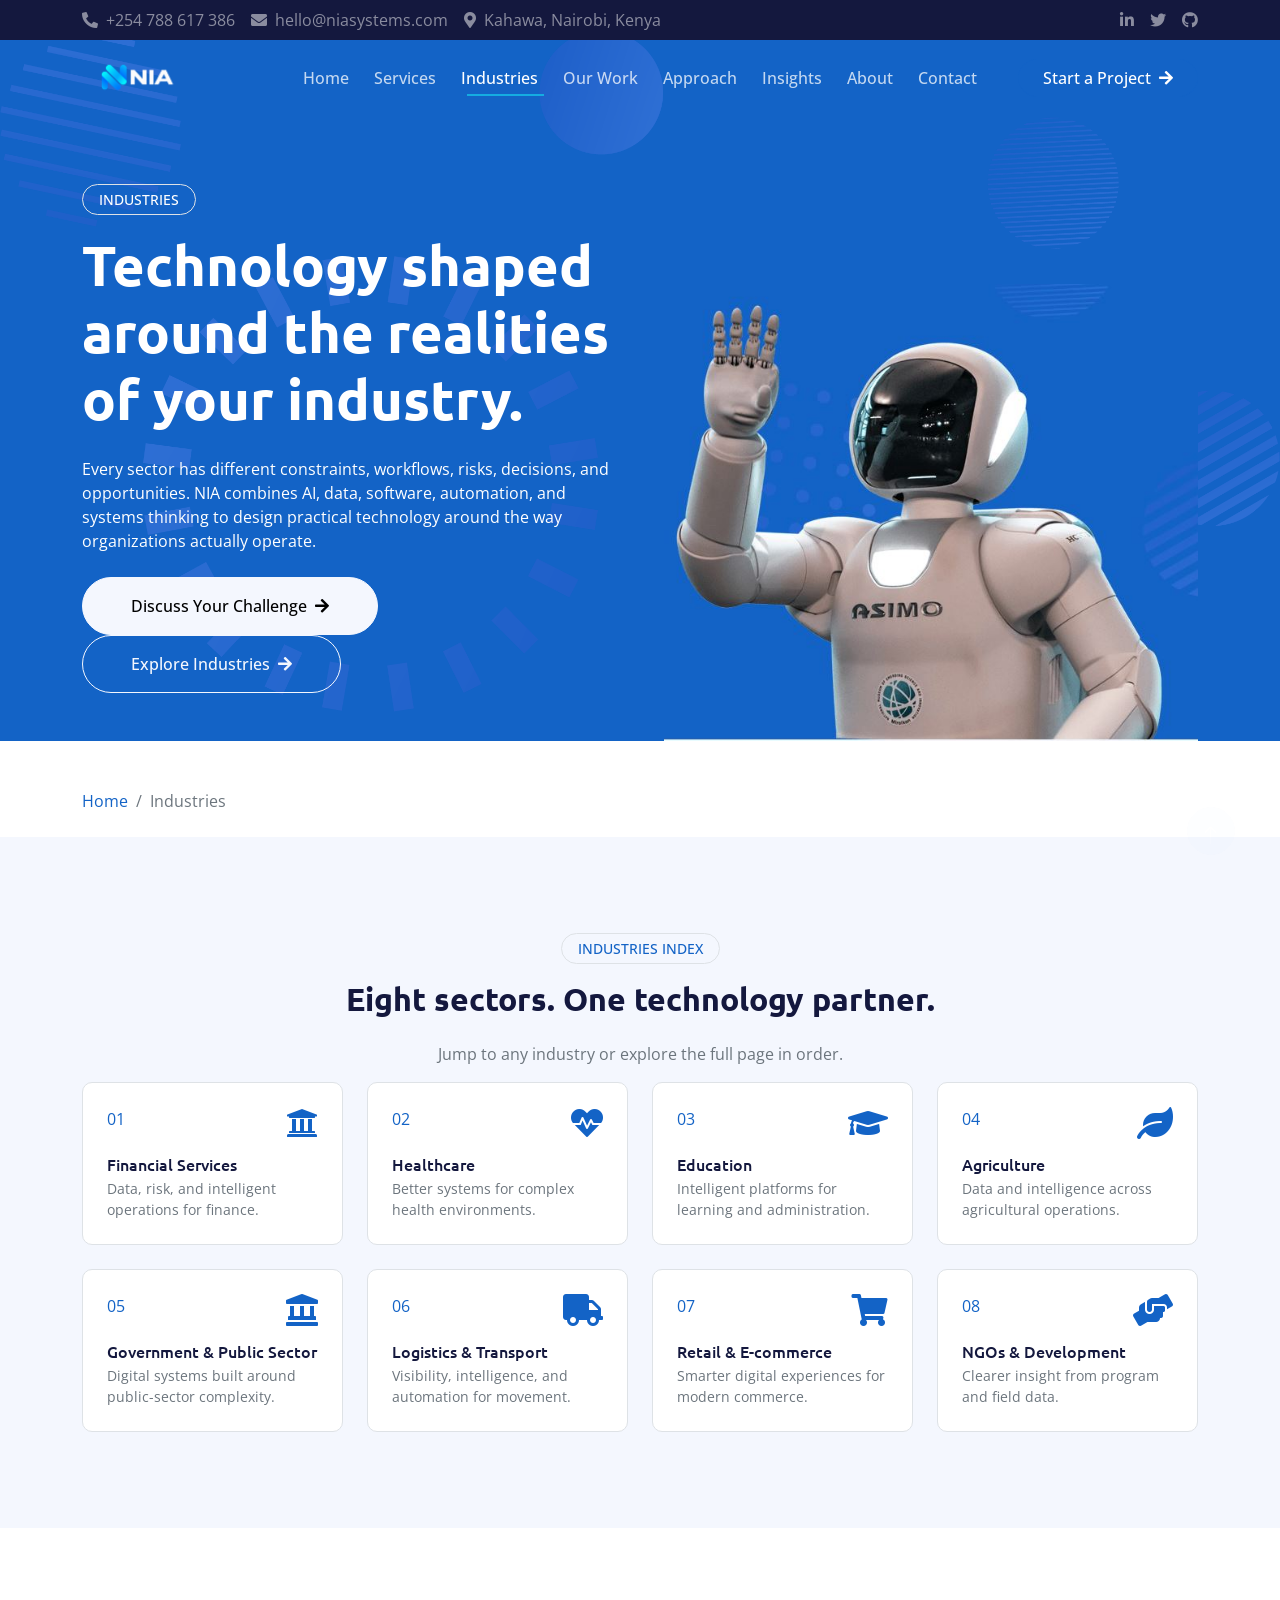
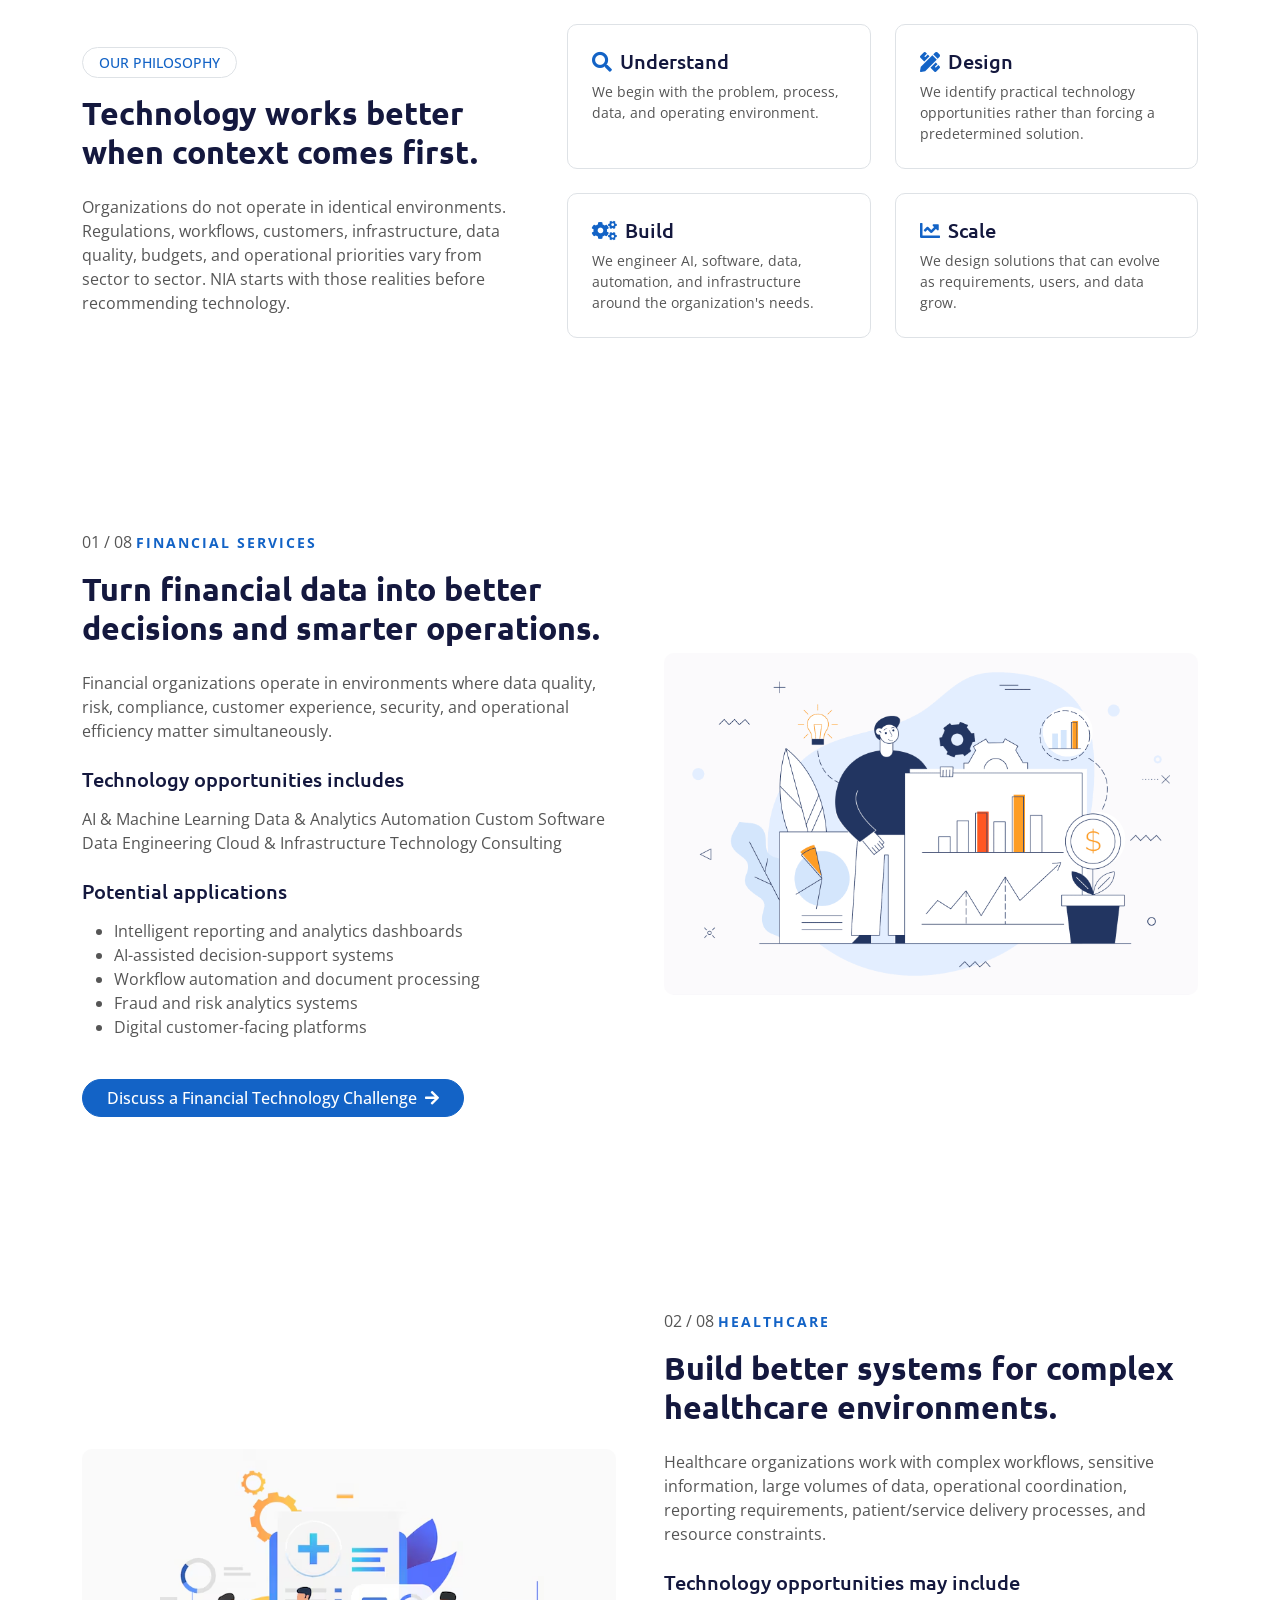
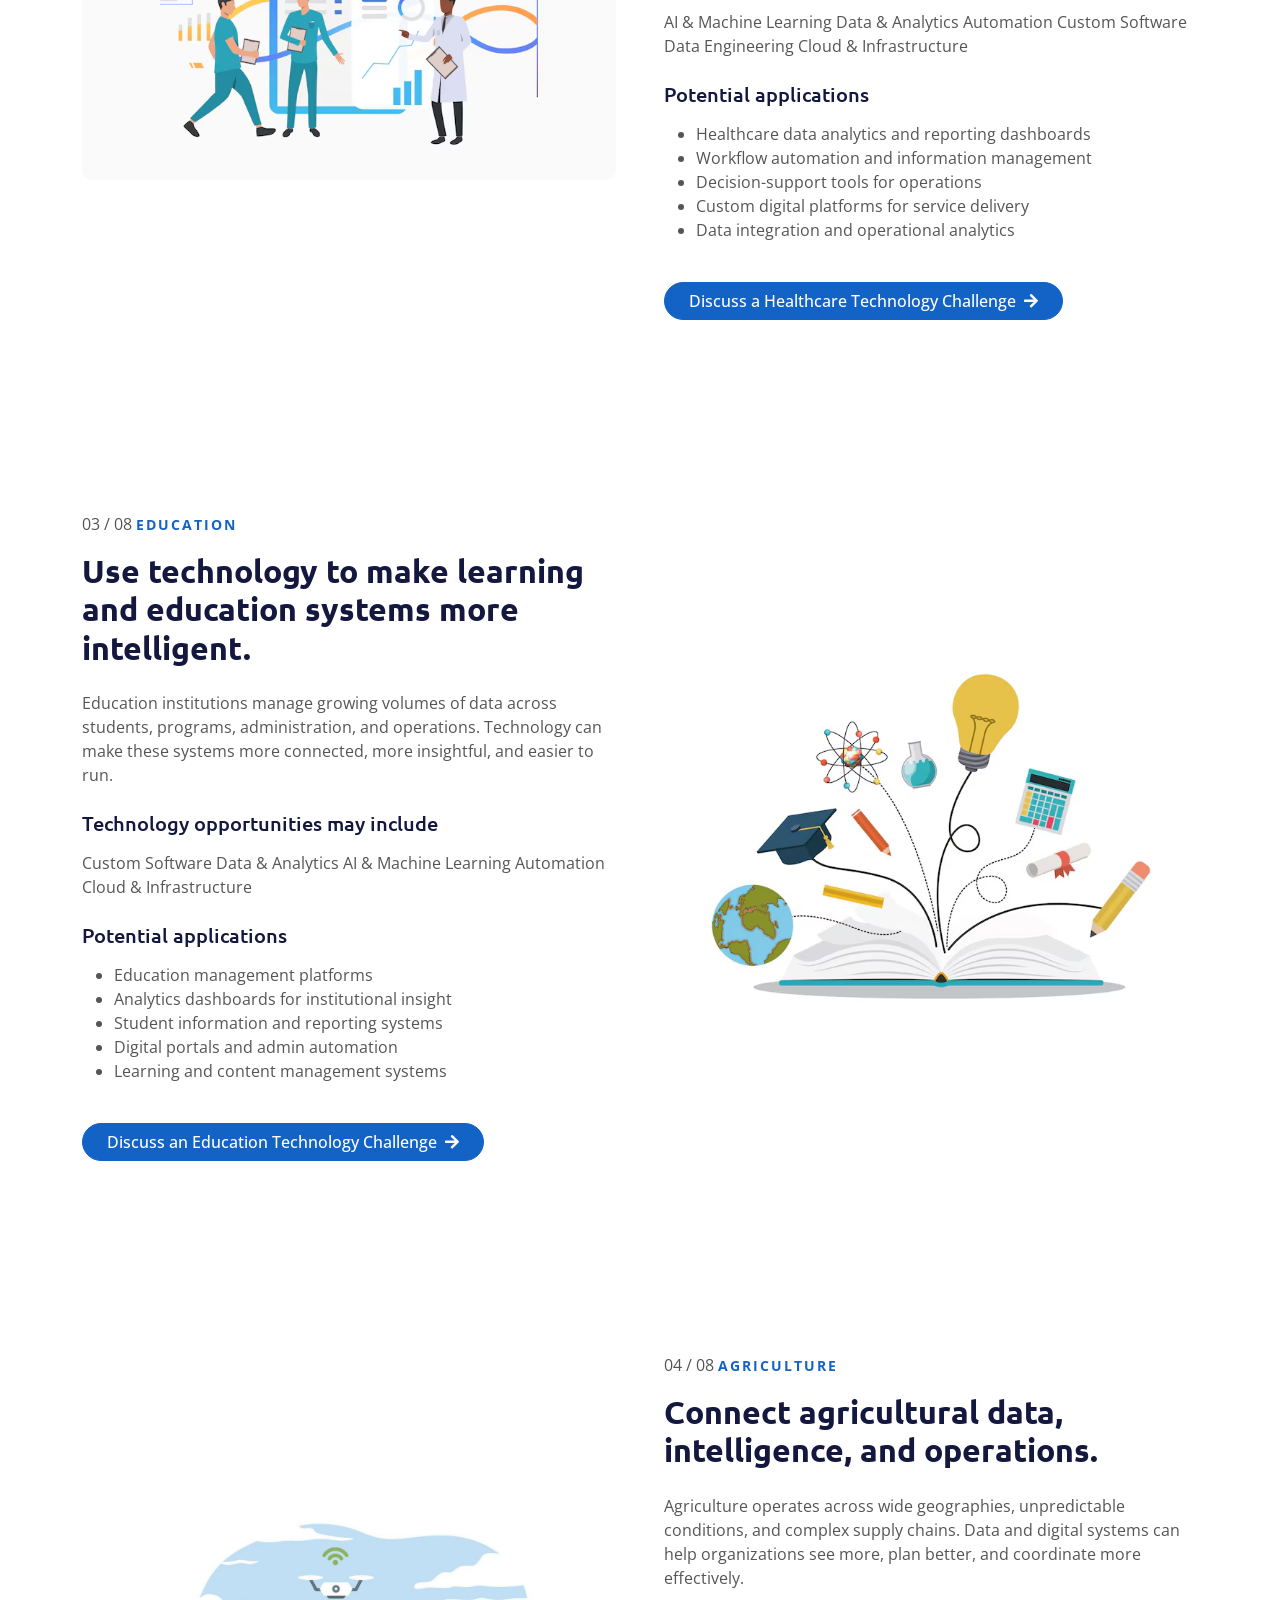
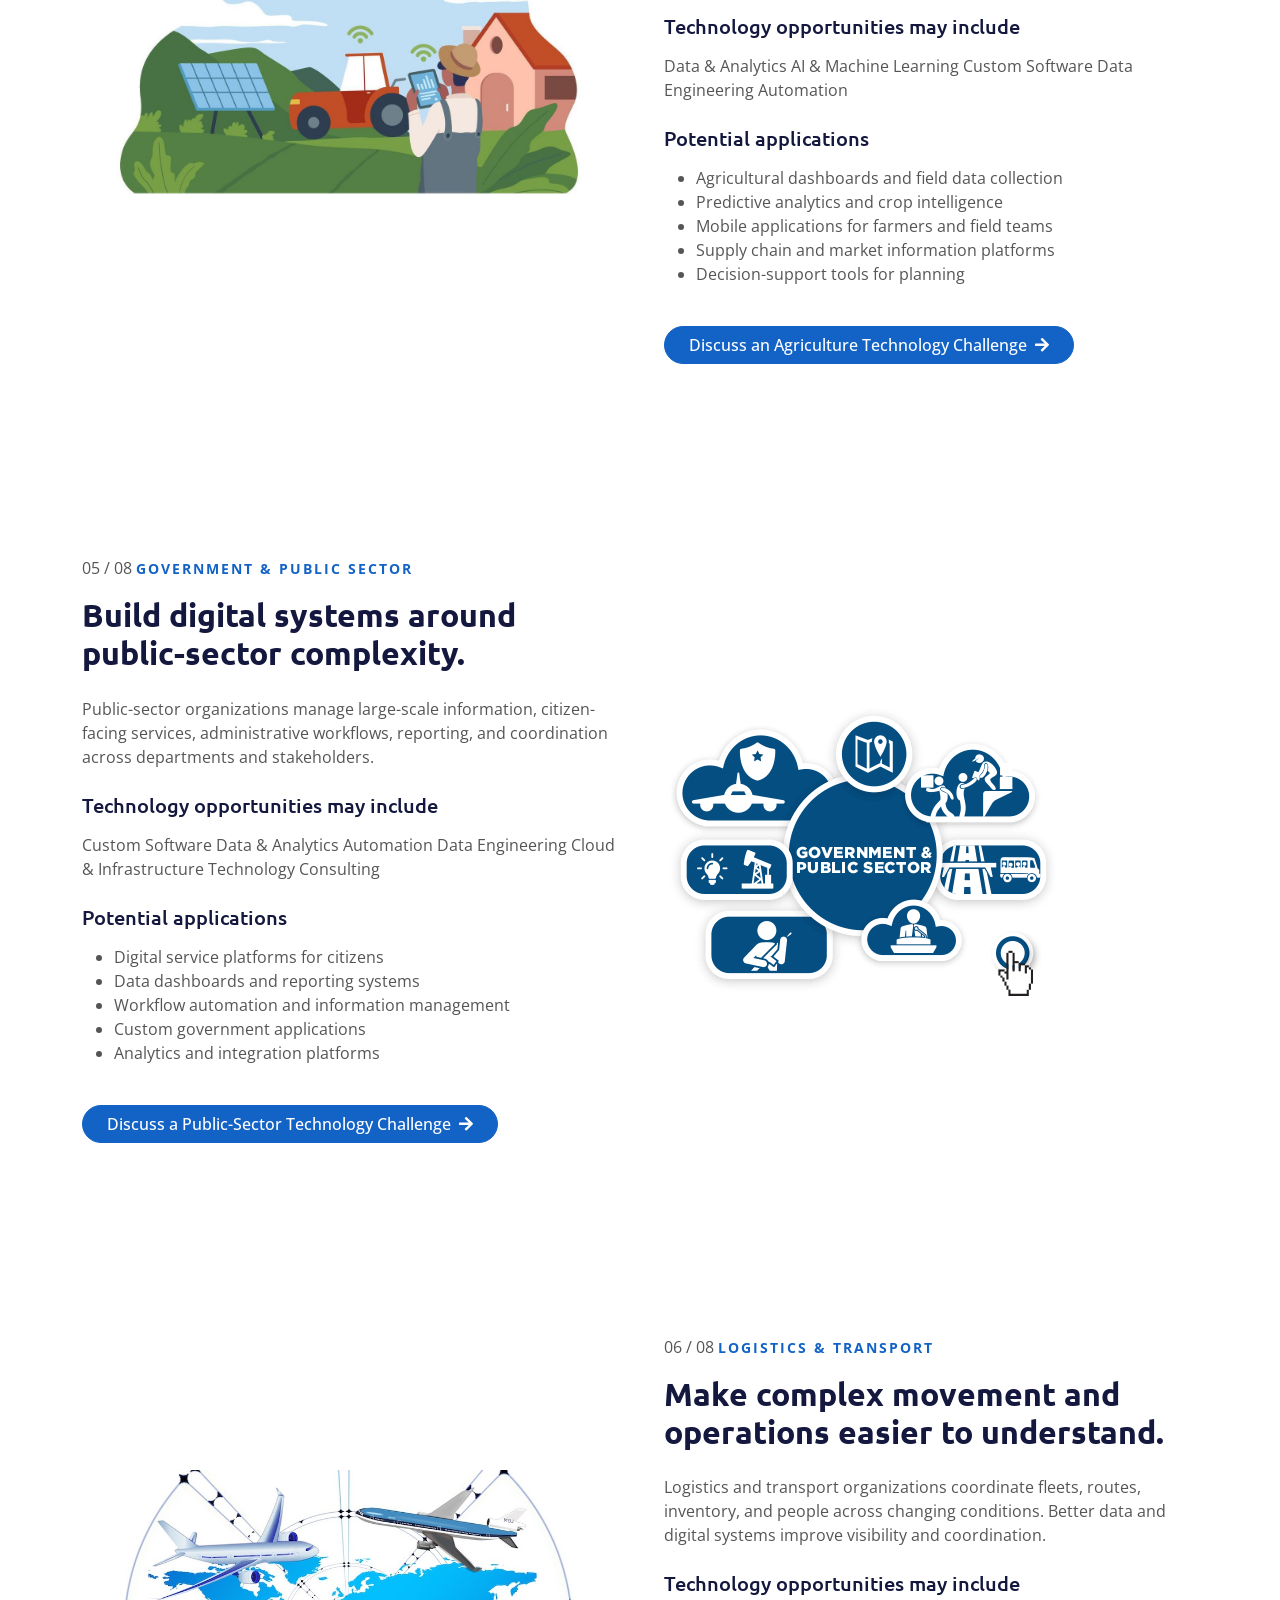
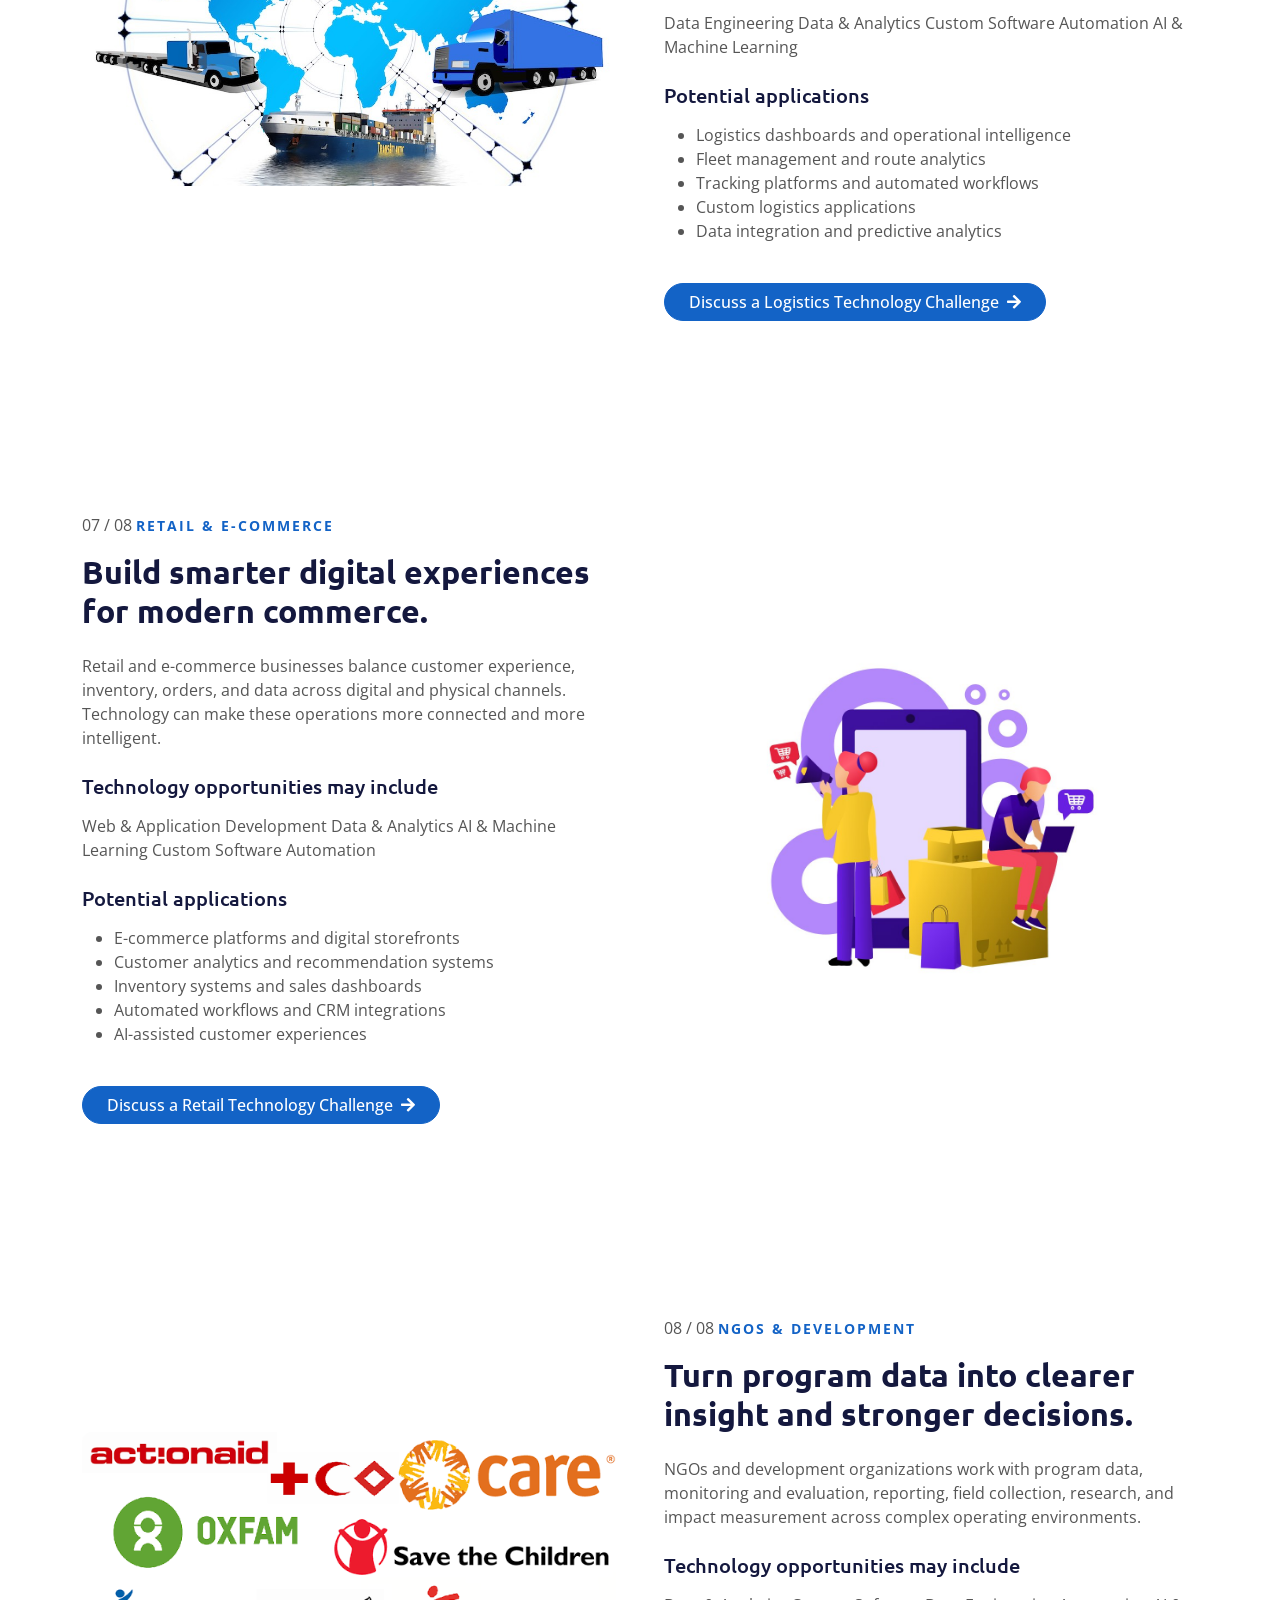
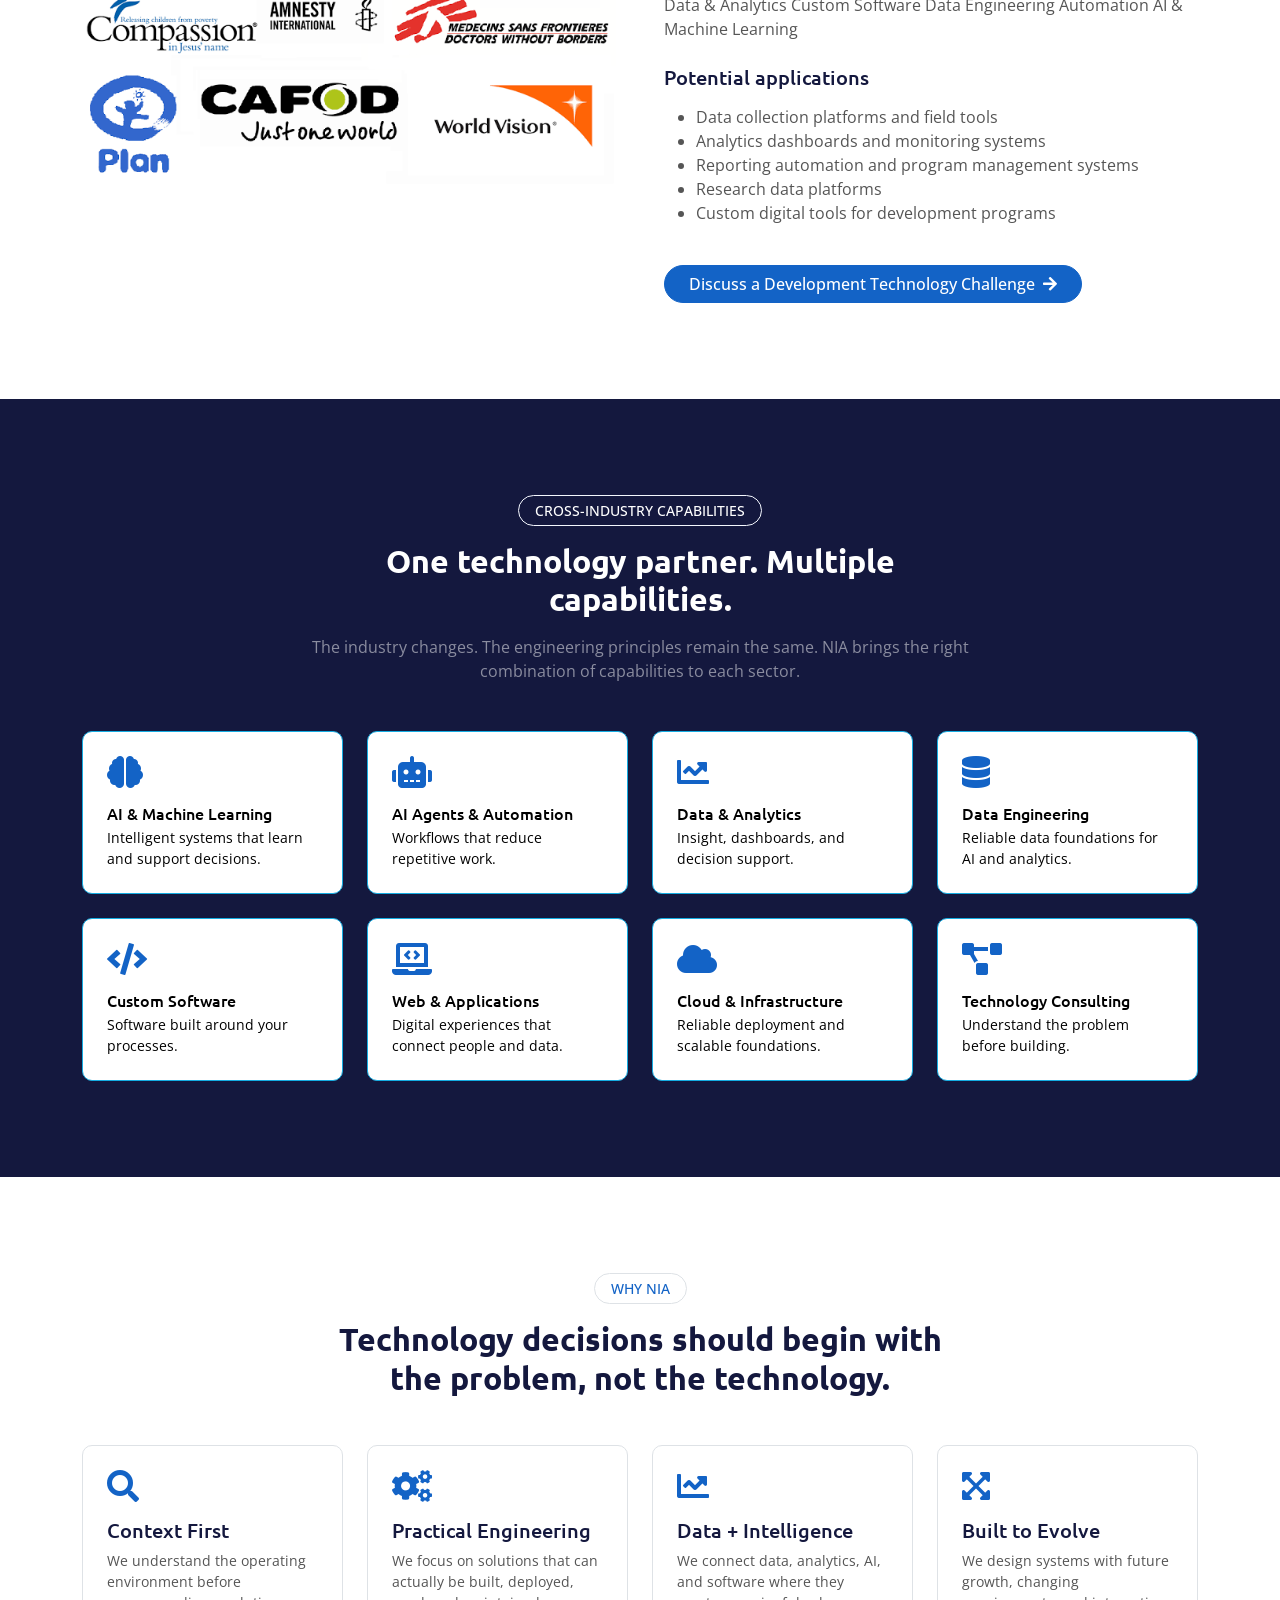
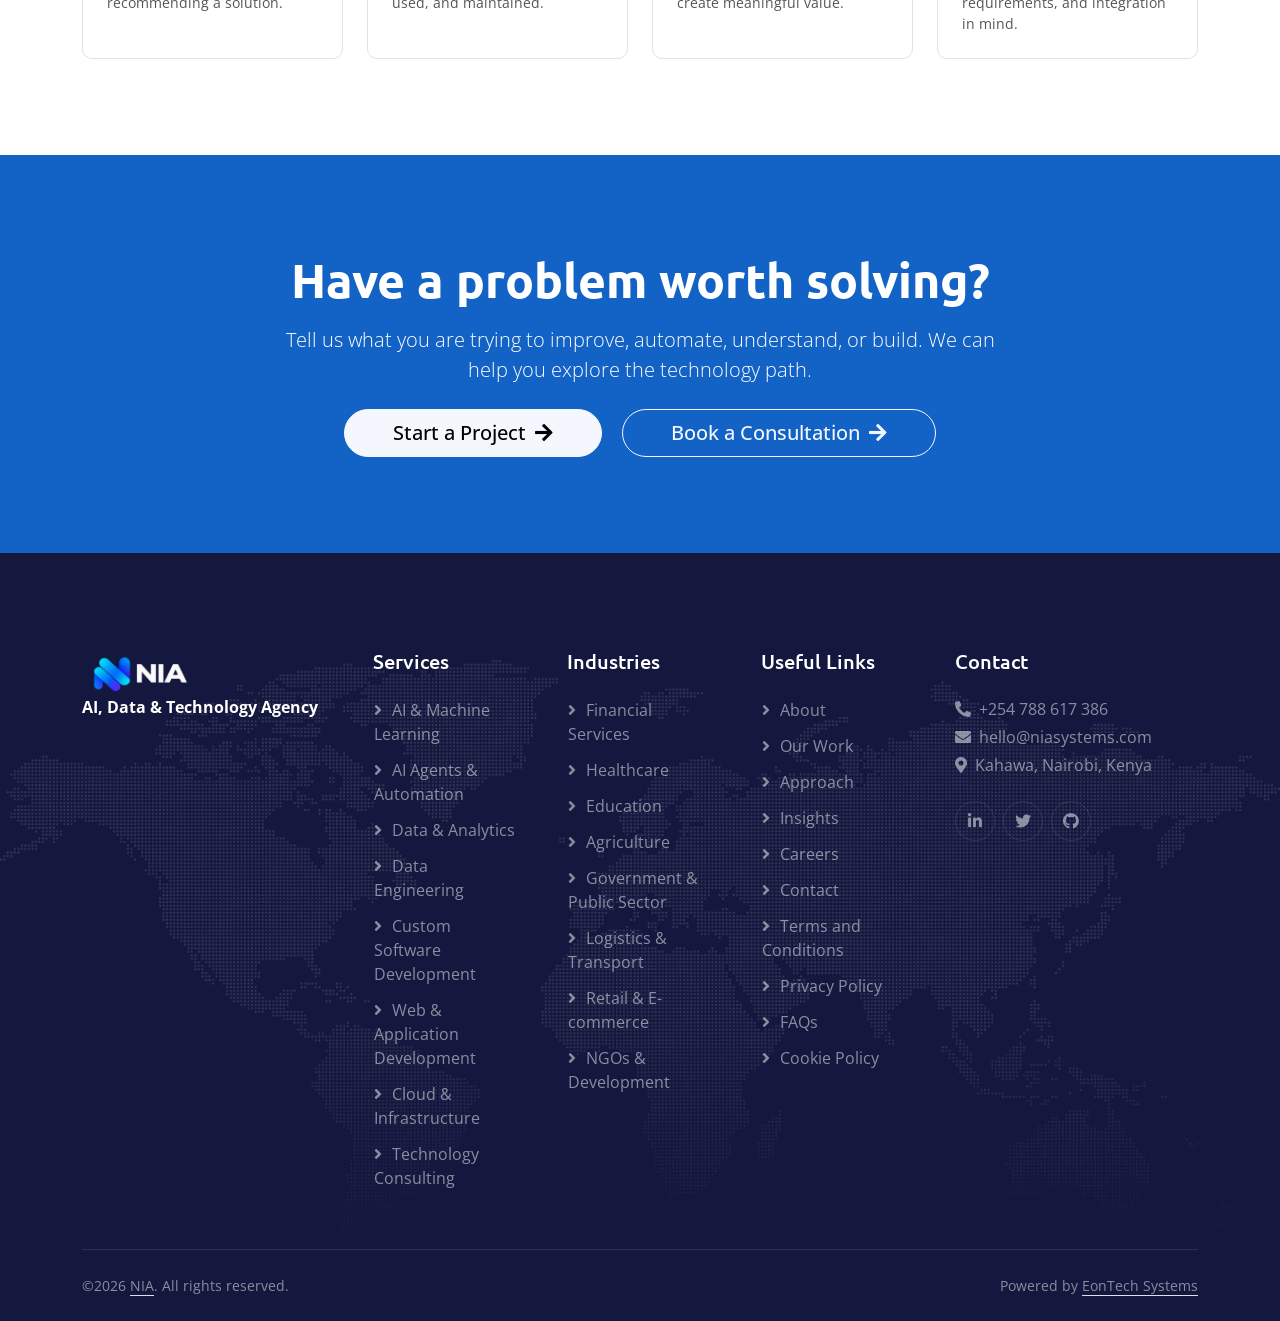
<file: nia-industries.html>
<!doctype html>
<html lang="en">
  <head>
    <meta charset="utf-8" />
    <title>NIA | Industries We Serve | AI, Data &amp; Technology</title>
    <meta
      name="description"
      content="NIA builds practical AI, data, software, automation, and technology solutions for financial services, healthcare, education, agriculture, government, logistics, retail, NGOs, and development organizations."
    />
    <meta
      name="keywords"
      content="AI for finance, healthcare technology, education technology, agriculture technology Kenya, government technology, logistics software, retail AI, NGO data systems, technology partner Kenya"
    />
    <meta name="viewport" content="width=device-width, initial-scale=1.0" />
    <meta name="theme-color" content="#1363C6" />
    <link rel="canonical" href="https://niasoftwares.com/nia-industries.html" />

    <!-- Open Graph -->
    <meta
      property="og:title"
      content="NIA | Technology for Real-World Industries"
    />
    <meta
      property="og:description"
      content="AI, data, software, automation, and technology solutions shaped around the realities of your industry."
    />
    <meta property="og:type" content="website" />
    <meta
      property="og:url"
      content="https://niasoftwares.com/nia-industries.html"
    />
    <meta
      property="og:image"
      content="https://niasoftwares.com/img/nia-logo.png"
    />

    <!-- Twitter -->
    <meta name="twitter:card" content="summary_large_image" />
    <meta
      name="twitter:title"
      content="NIA | Technology for Real-World Industries"
    />
    <meta
      name="twitter:description"
      content="AI, data, software, automation, and technology solutions shaped around the realities of your industry."
    />
    <meta
      name="twitter:image"
      content="https://niasoftwares.com/img/nia-logo.png"
    />

    <!-- Favicon -->
    <link href="img/favicon.ico" rel="icon" />

    <!-- Google Web Fonts -->
    <link rel="preconnect" href="https://fonts.googleapis.com" />
    <link rel="preconnect" href="https://fonts.gstatic.com" crossorigin />
    <link
      href="https://fonts.googleapis.com/css2?family=Open+Sans:wght@400;600&family=Ubuntu:wght@500;700&display=swap"
      rel="stylesheet"
    />

    <!-- Icon Font Stylesheet -->
    <link
      href="https://cdnjs.cloudflare.com/ajax/libs/font-awesome/5.10.0/css/all.min.css"
      rel="stylesheet"
    />
    <link
      href="https://cdn.jsdelivr.net/npm/bootstrap-icons@1.4.1/font/bootstrap-icons.css"
      rel="stylesheet"
    />

    <!-- Libraries Stylesheet -->
    <link href="lib/animate/animate.min.css" rel="stylesheet" />

    <!-- Customized Bootstrap Stylesheet -->
    <link href="css/bootstrap.min.css" rel="stylesheet" />

    <!-- Template Stylesheet -->
    <link href="css/style.css" rel="stylesheet" />

    <!-- Structured Data -->
    <script type="application/ld+json">
      {
        "@context": "https://schema.org",
        "@type": "Organization",
        "name": "NIA",
        "description": "AI, Data & Technology Agency",
        "url": "https://niasoftwares.com/",
        "logo": "https://niasoftwares.com/img/nia-logo.png",
        "telephone": "+254788617386",
        "email": "hello@niasystems.com",
        "address": {
          "@type": "PostalAddress",
          "addressLocality": "Kahawa, Nairobi",
          "addressCountry": "Kenya",
          "postalCode": "43844-00609"
        }
      }
    </script>
    <link rel="icon" href="img/icon-logo.JPG" type="image/png" />
  </head>

  <body>
    <!-- Spinner Start -->
    <div
      id="spinner"
      class="show bg-white position-fixed translate-middle w-100 vh-100 top-50 start-50 d-flex align-items-center justify-content-center"
    >
      <div
        class="spinner-grow text-primary"
        style="width: 3rem; height: 3rem"
        role="status"
      >
        <span class="sr-only">Loading...</span>
      </div>
    </div>
    <!-- Spinner End -->

    <!-- Top Bar Start -->
    <div class="container-fluid bg-dark text-white-50 py-2 d-none d-lg-block">
      <div class="container">
        <div class="d-flex justify-content-between align-items-center">
          <div class="d-flex align-items-center">
            <a class="text-white-50 me-3" href="tel:+254788617386"
              ><i class="fa fa-phone-alt me-2"></i>+254 788 617 386</a
            >
            <a class="text-white-50 me-3" href="mailto:hello@niasystems.com"
              ><i class="fa fa-envelope me-2"></i>hello@niasystems.com</a
            >
            <span class="text-white-50"
              ><i class="fa fa-map-marker-alt me-2"></i>Kahawa, Nairobi,
              Kenya</span
            >
          </div>
          <div class="d-flex">
            <a class="text-white-50 me-3" href="#"
              ><i class="fab fa-linkedin-in"></i
            ></a>
            <a class="text-white-50 me-3" href="#"
              ><i class="fab fa-twitter"></i
            ></a>
            <a class="text-white-50" href="#"><i class="fab fa-github"></i></a>
          </div>
        </div>
      </div>
    </div>
    <!-- Top Bar End -->

    <!-- Navbar Start (Industries Active) -->
    <div class="container-fluid sticky-top">
      <div class="container">
        <nav class="navbar navbar-expand-lg navbar-dark p-0">
          <a href="index.html" class="navbar-brand">
            <img src="img/nia-logo.png" alt="NIA" style="height: 45px" />
          </a>
          <button
            type="button"
            class="navbar-toggler ms-auto me-0"
            data-bs-toggle="collapse"
            data-bs-target="#navbarCollapse"
          >
            <span class="navbar-toggler-icon"></span>
          </button>
          <div class="collapse navbar-collapse" id="navbarCollapse">
            <div class="navbar-nav ms-auto align-items-lg-center">
              <a href="index.html" class="nav-item nav-link">Home</a>

              <!-- Mega Menu: Services -->
              <div class="nav-item dropdown mega-menu">
                <a
                  href="#"
                  class="nav-link dropdown-toggle"
                  data-bs-toggle="dropdown"
                  >Services</a
                >
                <div class="dropdown-menu mega-dropdown">
                  <div class="row g-0">
                    <div class="col-lg-3 col-md-6">
                      <div class="mega-col">
                        <h6 class="mega-heading">AI, Automation &amp; ML</h6>
                        <a href="nia-services.html#ai-ml" class="mega-link"
                          >AI &amp; Machine Learning</a
                        >
                        <a href="nia-services.html#ai-agents" class="mega-link"
                          >AI Agents &amp; Automation</a
                        >
                        <a
                          href="nia-services.html#data-analytics"
                          class="mega-link"
                          >Data &amp; Analytics</a
                        >
                        <a
                          href="nia-services.html#data-engineering"
                          class="mega-link"
                          >Data Engineering</a
                        >
                      </div>
                    </div>
                    <div class="col-lg-3 col-md-6">
                      <div class="mega-col">
                        <h6 class="mega-heading">Development</h6>
                        <a
                          href="nia-services.html#custom-software"
                          class="mega-link"
                          >Custom Software Development</a
                        >
                        <a href="nia-services.html#web-app" class="mega-link"
                          >Web &amp; Application Development</a
                        >
                        <a
                          href="nia-services.html#cloud-infra"
                          class="mega-link"
                          >Cloud &amp; Infrastructure</a
                        >
                        <a href="nia-services.html#consulting" class="mega-link"
                          >Technology Consulting</a
                        >
                      </div>
                    </div>
                    <div class="col-lg-6 d-none d-lg-block">
                      <div class="mega-feature">
                        <i class="fa fa-cogs fa-2x text-primary mb-2"></i>
                        <h6 class="text-white">
                          Technology designed around your problems.
                        </h6>
                        <p class="small text-white-50 mb-2">
                          From AI to custom software, we build what your
                          organisation actually needs.
                        </p>
                        <a
                          href="nia-services.html"
                          class="btn btn-sm btn-primary rounded-pill px-3"
                          >Explore All Services
                          <i class="fa fa-arrow-right ms-1"></i
                        ></a>
                      </div>
                    </div>
                  </div>
                </div>
              </div>

              <!-- Mega Menu: Industries (Active) -->
              <div class="nav-item dropdown mega-menu">
                <a
                  href="#"
                  class="nav-link dropdown-toggle active"
                  data-bs-toggle="dropdown"
                  >Industries</a
                >
                <div class="dropdown-menu mega-dropdown">
                  <div class="row g-0">
                    <div class="col-lg-3 col-md-6">
                      <div class="mega-col">
                        <h6 class="mega-heading">Sectors</h6>
                        <a href="nia-industries.html#finance" class="mega-link"
                          >Financial Services</a
                        >
                        <a
                          href="nia-industries.html#healthcare"
                          class="mega-link"
                          >Healthcare</a
                        >
                        <a
                          href="nia-industries.html#education"
                          class="mega-link"
                          >Education</a
                        >
                        <a
                          href="nia-industries.html#agriculture"
                          class="mega-link"
                          >Agriculture</a
                        >
                      </div>
                    </div>
                    <div class="col-lg-3 col-md-6">
                      <div class="mega-col">
                        <h6 class="mega-heading">Public &amp; Commerce</h6>
                        <a
                          href="nia-industries.html#government"
                          class="mega-link"
                          >Government &amp; Public Sector</a
                        >
                        <a
                          href="nia-industries.html#logistics"
                          class="mega-link"
                          >Logistics &amp; Transport</a
                        >
                        <a href="nia-industries.html#retail" class="mega-link"
                          >Retail &amp; E-commerce</a
                        >
                        <a href="nia-industries.html#ngos" class="mega-link"
                          >NGOs &amp; Development</a
                        >
                      </div>
                    </div>
                    <div class="col-lg-6 d-none d-lg-block">
                      <div class="mega-feature">
                        <i
                          class="fa fa-globe-africa fa-2x text-primary mb-2"
                        ></i>
                        <h6 class="text-white">
                          Solutions shaped around real-world industries.
                        </h6>
                        <p class="small text-white-50 mb-2">
                          We understand the context behind the technology.
                        </p>
                        <a
                          href="nia-industries.html"
                          class="btn btn-sm btn-primary rounded-pill px-3"
                          >Explore Industries
                          <i class="fa fa-arrow-right ms-1"></i
                        ></a>
                      </div>
                    </div>
                  </div>
                </div>
              </div>

              <!-- Mega Menu: Our Work -->
              <div class="nav-item dropdown mega-menu">
                <a
                  href="#"
                  class="nav-link dropdown-toggle"
                  data-bs-toggle="dropdown"
                  >Our Work</a
                >
                <div class="dropdown-menu mega-dropdown">
                  <div class="row g-0">
                    <div class="col-lg-3 col-md-6">
                      <div class="mega-col">
                        <h6 class="mega-heading">Evidence</h6>
                        <a href="nia-work.html#case-studies" class="mega-link"
                          >Case Studies</a
                        >
                        <a href="nia-work.html#projects" class="mega-link"
                          >Projects</a
                        >
                        <a href="nia-work.html#client-results" class="mega-link"
                          >Client Results</a
                        >
                      </div>
                    </div>
                    <div class="col-lg-3 col-md-6">
                      <div class="mega-col">
                        <h6 class="mega-heading">Coming Soon</h6>
                        <span class="mega-link disabled"
                          >Project Dashboard</span
                        >
                        <span class="mega-link disabled">Client Portal</span>
                      </div>
                    </div>
                    <div class="col-lg-6 d-none d-lg-block">
                      <div class="mega-feature">
                        <i class="fa fa-chart-line fa-2x text-primary mb-2"></i>
                        <h6 class="text-white">
                          Technology that delivers outcomes.
                        </h6>
                        <p class="small text-white-50 mb-2">
                          Real projects will be populated from the NIA
                          dashboard.
                        </p>
                        <a
                          href="nia-work.html"
                          class="btn btn-sm btn-primary rounded-pill px-3"
                          >View Our Work <i class="fa fa-arrow-right ms-1"></i
                        ></a>
                      </div>
                    </div>
                  </div>
                </div>
              </div>

              <!-- Mega Menu: Approach -->
              <div class="nav-item dropdown mega-menu">
                <a
                  href="#"
                  class="nav-link dropdown-toggle"
                  data-bs-toggle="dropdown"
                  >Approach</a
                >
                <div class="dropdown-menu mega-dropdown">
                  <div class="row g-0">
                    <div class="col-lg-3 col-md-6">
                      <div class="mega-col">
                        <h6 class="mega-heading">Process</h6>
                        <a
                          href="nia-approach.html#how-we-work"
                          class="mega-link"
                          >How We Work</a
                        >
                        <a href="nia-approach.html#discovery" class="mega-link"
                          >Discovery</a
                        >
                        <a href="nia-approach.html#strategy" class="mega-link"
                          >Strategy</a
                        >
                        <a href="nia-approach.html#design-dev" class="mega-link"
                          >Design &amp; Development</a
                        >
                      </div>
                    </div>
                    <div class="col-lg-3 col-md-6">
                      <div class="mega-col">
                        <h6 class="mega-heading">Delivery</h6>
                        <a href="nia-approach.html#deployment" class="mega-link"
                          >Deployment</a
                        >
                        <a href="nia-approach.html#support" class="mega-link"
                          >Support &amp; Scaling</a
                        >
                      </div>
                    </div>
                    <div class="col-lg-6 d-none d-lg-block">
                      <div class="mega-feature">
                        <i class="fa fa-route fa-2x text-primary mb-2"></i>
                        <h6 class="text-white">From problem to impact.</h6>
                        <p class="small text-white-50 mb-2">
                          A clear, structured path from understanding to scale.
                        </p>
                        <a
                          href="nia-approach.html"
                          class="btn btn-sm btn-primary rounded-pill px-3"
                          >See Our Approach
                          <i class="fa fa-arrow-right ms-1"></i
                        ></a>
                      </div>
                    </div>
                  </div>
                </div>
              </div>

              <!-- Mega Menu: Insights -->
              <div class="nav-item dropdown mega-menu">
                <a
                  href="#"
                  class="nav-link dropdown-toggle"
                  data-bs-toggle="dropdown"
                  >Insights</a
                >
                <div class="dropdown-menu mega-dropdown">
                  <div class="row g-0">
                    <div class="col-lg-3 col-md-6">
                      <div class="mega-col">
                        <h6 class="mega-heading">Knowledge</h6>
                        <a href="nia-insights.html#articles" class="mega-link"
                          >Articles</a
                        >
                        <a href="nia-insights.html#research" class="mega-link"
                          >Research</a
                        >
                        <a href="nia-insights.html#guides" class="mega-link"
                          >Guides</a
                        >
                        <a href="nia-insights.html#reports" class="mega-link"
                          >Reports</a
                        >
                      </div>
                    </div>
                    <div class="col-lg-3 col-md-6">
                      <div class="mega-col">
                        <h6 class="mega-heading">Coming Soon</h6>
                        <span class="mega-link disabled"
                          >AI &amp; Automation</span
                        >
                        <span class="mega-link disabled"
                          >Data &amp; Analytics</span
                        >
                      </div>
                    </div>
                    <div class="col-lg-6 d-none d-lg-block">
                      <div class="mega-feature">
                        <i class="fa fa-lightbulb fa-2x text-primary mb-2"></i>
                        <h6 class="text-white">
                          Ideas, research, and perspectives.
                        </h6>
                        <p class="small text-white-50 mb-2">
                          Thought leadership on intelligent technology.
                        </p>
                        <a
                          href="nia-insights.html"
                          class="btn btn-sm btn-primary rounded-pill px-3"
                          >Explore Insights
                          <i class="fa fa-arrow-right ms-1"></i
                        ></a>
                      </div>
                    </div>
                  </div>
                </div>
              </div>

              <!-- Mega Menu: About -->
              <div class="nav-item dropdown mega-menu">
                <a
                  href="#"
                  class="nav-link dropdown-toggle"
                  data-bs-toggle="dropdown"
                  >About</a
                >
                <div class="dropdown-menu mega-dropdown">
                  <div class="row g-0">
                    <div class="col-lg-3 col-md-6">
                      <div class="mega-col">
                        <h6 class="mega-heading">Company</h6>
                        <a href="nia-about.html#who-we-are" class="mega-link"
                          >Who We Are</a
                        >
                        <a href="nia-about.html#mission" class="mega-link"
                          >Our Mission</a
                        >
                        <a href="nia-about.html#team" class="mega-link"
                          >Our Team</a
                        >
                        <a href="nia-about.html#values" class="mega-link"
                          >Our Values</a
                        >
                        <a href="nia-about.html#careers" class="mega-link"
                          >Careers</a
                        >
                      </div>
                    </div>
                    <div class="col-lg-3 col-md-6">
                      <div class="mega-col">
                        <h6 class="mega-heading">Philosophy</h6>
                        <span class="mega-link disabled"
                          >Technology with purpose.</span
                        >
                      </div>
                    </div>
                    <div class="col-lg-6 d-none d-lg-block">
                      <div class="mega-feature">
                        <i class="fa fa-users fa-2x text-primary mb-2"></i>
                        <h6 class="text-white">
                          Turning complexity into real solutions.
                        </h6>
                        <p class="small text-white-50 mb-2">
                          Learn who we are and why we build.
                        </p>
                        <a
                          href="nia-about.html"
                          class="btn btn-sm btn-primary rounded-pill px-3"
                          >Discover NIA <i class="fa fa-arrow-right ms-1"></i
                        ></a>
                      </div>
                    </div>
                  </div>
                </div>
              </div>

              <a href="nia-contact.html" class="nav-item nav-link">Contact</a>
            </div>
            <a
              href="nia-contact.html"
              class="btn btn-primary rounded-pill px-4 ms-3 d-none d-lg-block"
              >Start a Project <i class="fa fa-arrow-right ms-1"></i
            ></a>
          </div>
        </nav>
      </div>
    </div>
    <!-- Navbar End -->

    <main>
      <!-- Industries Hero Start -->
      <div class="container-fluid pt-5 bg-primary hero-header mb-5">
        <div class="container pt-5">
          <div class="row g-5 pt-5">
            <div
              class="col-lg-6 align-self-center text-center text-lg-start mb-lg-5"
            >
              <div
                class="btn btn-sm border rounded-pill text-white px-3 mb-3 animated slideInRight"
              >
                INDUSTRIES
              </div>
              <h1 class="display-4 text-white mb-4 animated slideInRight">
                Technology shaped around the realities of your industry.
              </h1>
              <p class="text-white mb-4 animated slideInRight">
                Every sector has different constraints, workflows, risks,
                decisions, and opportunities. NIA combines AI, data, software,
                automation, and systems thinking to design practical technology
                around the way organizations actually operate.
              </p>
              <a
                href="nia-contact.html"
                class="btn btn-light py-sm-3 px-sm-5 rounded-pill me-3 animated slideInRight"
                id="start-btn"
                >Discuss Your Challenge <i class="fa fa-arrow-right ms-1"></i
              ></a>
              <a
                href="#industries-index"
                class="btn btn-outline-light py-sm-3 px-sm-5 rounded-pill animated slideInRight"
                >Explore Industries <i class="fa fa-arrow-right ms-1"></i
              ></a>
            </div>
            <div class="col-lg-6 align-self-end text-center text-lg-end">
              <img
                class="img-fluid"
                src="img/industries-hero.jpg"
                alt="Abstract visualization of interconnected industries and technology systems"
                loading="eager"
              />
            </div>
          </div>
        </div>
      </div>
      <!-- Industries Hero End -->

      <!-- Breadcrumb Start -->
      <div class="container mb-4">
        <nav aria-label="breadcrumb">
          <ol class="breadcrumb mb-0">
            <li class="breadcrumb-item"><a href="index.html">Home</a></li>
            <li class="breadcrumb-item active" aria-current="page">
              Industries
            </li>
          </ol>
        </nav>
      </div>
      <!-- Breadcrumb End -->

      <!-- Industry Quick Navigation Start -->
      <div class="container-fluid py-5 bg-light" id="industries-index">
        <div class="container py-5">
          <div
            class="text-center mx-auto wow fadeIn"
            data-wow-delay="0.1s"
            style="max-width: 640px"
          >
            <div class="btn btn-sm border rounded-pill text-primary px-3 mb-3">
              INDUSTRIES INDEX
            </div>
            <h2 class="mb-4">Eight sectors. One technology partner.</h2>
            <p class="text-muted">
              Jump to any industry or explore the full page in order.
            </p>
          </div>
          <div class="row g-4">
            <div class="col-lg-3 col-md-6 wow fadeIn" data-wow-delay="0.1s">
              <a
                href="#finance"
                class="nia-industry-nav-item d-block p-4 bg-white rounded border h-100 text-decoration-none"
              >
                <div
                  class="d-flex justify-content-between align-items-start mb-3"
                >
                  <span class="nia-industry-nav-num">01</span>
                  <i class="fa fa-university fa-2x text-primary"></i>
                </div>
                <h6 class="text-dark mb-1">Financial Services</h6>
                <p class="small text-muted mb-0">
                  Data, risk, and intelligent operations for finance.
                </p>
              </a>
            </div>
            <div class="col-lg-3 col-md-6 wow fadeIn" data-wow-delay="0.2s">
              <a
                href="#healthcare"
                class="nia-industry-nav-item d-block p-4 bg-white rounded border h-100 text-decoration-none"
              >
                <div
                  class="d-flex justify-content-between align-items-start mb-3"
                >
                  <span class="nia-industry-nav-num">02</span>
                  <i class="fa fa-heartbeat fa-2x text-primary"></i>
                </div>
                <h6 class="text-dark mb-1">Healthcare</h6>
                <p class="small text-muted mb-0">
                  Better systems for complex health environments.
                </p>
              </a>
            </div>
            <div class="col-lg-3 col-md-6 wow fadeIn" data-wow-delay="0.3s">
              <a
                href="#education"
                class="nia-industry-nav-item d-block p-4 bg-white rounded border h-100 text-decoration-none"
              >
                <div
                  class="d-flex justify-content-between align-items-start mb-3"
                >
                  <span class="nia-industry-nav-num">03</span>
                  <i class="fa fa-graduation-cap fa-2x text-primary"></i>
                </div>
                <h6 class="text-dark mb-1">Education</h6>
                <p class="small text-muted mb-0">
                  Intelligent platforms for learning and administration.
                </p>
              </a>
            </div>
            <div class="col-lg-3 col-md-6 wow fadeIn" data-wow-delay="0.4s">
              <a
                href="#agriculture"
                class="nia-industry-nav-item d-block p-4 bg-white rounded border h-100 text-decoration-none"
              >
                <div
                  class="d-flex justify-content-between align-items-start mb-3"
                >
                  <span class="nia-industry-nav-num">04</span>
                  <i class="fa fa-leaf fa-2x text-primary"></i>
                </div>
                <h6 class="text-dark mb-1">Agriculture</h6>
                <p class="small text-muted mb-0">
                  Data and intelligence across agricultural operations.
                </p>
              </a>
            </div>
            <div class="col-lg-3 col-md-6 wow fadeIn" data-wow-delay="0.1s">
              <a
                href="#government"
                class="nia-industry-nav-item d-block p-4 bg-white rounded border h-100 text-decoration-none"
              >
                <div
                  class="d-flex justify-content-between align-items-start mb-3"
                >
                  <span class="nia-industry-nav-num">05</span>
                  <i class="fa fa-landmark fa-2x text-primary"></i>
                </div>
                <h6 class="text-dark mb-1">Government &amp; Public Sector</h6>
                <p class="small text-muted mb-0">
                  Digital systems built around public-sector complexity.
                </p>
              </a>
            </div>
            <div class="col-lg-3 col-md-6 wow fadeIn" data-wow-delay="0.2s">
              <a
                href="#logistics"
                class="nia-industry-nav-item d-block p-4 bg-white rounded border h-100 text-decoration-none"
              >
                <div
                  class="d-flex justify-content-between align-items-start mb-3"
                >
                  <span class="nia-industry-nav-num">06</span>
                  <i class="fa fa-truck fa-2x text-primary"></i>
                </div>
                <h6 class="text-dark mb-1">Logistics &amp; Transport</h6>
                <p class="small text-muted mb-0">
                  Visibility, intelligence, and automation for movement.
                </p>
              </a>
            </div>
            <div class="col-lg-3 col-md-6 wow fadeIn" data-wow-delay="0.3s">
              <a
                href="#retail"
                class="nia-industry-nav-item d-block p-4 bg-white rounded border h-100 text-decoration-none"
              >
                <div
                  class="d-flex justify-content-between align-items-start mb-3"
                >
                  <span class="nia-industry-nav-num">07</span>
                  <i class="fa fa-shopping-cart fa-2x text-primary"></i>
                </div>
                <h6 class="text-dark mb-1">Retail &amp; E-commerce</h6>
                <p class="small text-muted mb-0">
                  Smarter digital experiences for modern commerce.
                </p>
              </a>
            </div>
            <div class="col-lg-3 col-md-6 wow fadeIn" data-wow-delay="0.4s">
              <a
                href="#ngos"
                class="nia-industry-nav-item d-block p-4 bg-white rounded border h-100 text-decoration-none"
              >
                <div
                  class="d-flex justify-content-between align-items-start mb-3"
                >
                  <span class="nia-industry-nav-num">08</span>
                  <i class="fa fa-hands-helping fa-2x text-primary"></i>
                </div>
                <h6 class="text-dark mb-1">NGOs &amp; Development</h6>
                <p class="small text-muted mb-0">
                  Clearer insight from program and field data.
                </p>
              </a>
            </div>
          </div>
        </div>
      </div>
      <!-- Industry Quick Navigation End -->

      <!-- Industry Introduction Start -->
      <div class="container-fluid py-5">
        <div class="container py-5">
          <div class="row g-5 align-items-center">
            <div class="col-lg-5 wow fadeIn" data-wow-delay="0.1s">
              <div
                class="btn btn-sm border rounded-pill text-primary px-3 mb-3"
              >
                OUR PHILOSOPHY
              </div>
              <h2 class="mb-4">
                Technology works better when context comes first.
              </h2>
              <p class="mb-0">
                Organizations do not operate in identical environments.
                Regulations, workflows, customers, infrastructure, data quality,
                budgets, and operational priorities vary from sector to sector.
                NIA starts with those realities before recommending technology.
              </p>
            </div>
            <div class="col-lg-7 wow fadeIn" data-wow-delay="0.3s">
              <div class="row g-4">
                <div class="col-sm-6">
                  <div class="p-4 bg-white rounded border h-100">
                    <h5 class="mb-2">
                      <i class="fa fa-search text-primary me-2"></i>Understand
                    </h5>
                    <p class="small mb-0">
                      We begin with the problem, process, data, and operating
                      environment.
                    </p>
                  </div>
                </div>
                <div class="col-sm-6">
                  <div class="p-4 bg-white rounded border h-100">
                    <h5 class="mb-2">
                      <i class="fa fa-pencil-ruler text-primary me-2"></i>Design
                    </h5>
                    <p class="small mb-0">
                      We identify practical technology opportunities rather than
                      forcing a predetermined solution.
                    </p>
                  </div>
                </div>
                <div class="col-sm-6">
                  <div class="p-4 bg-white rounded border h-100">
                    <h5 class="mb-2">
                      <i class="fa fa-cogs text-primary me-2"></i>Build
                    </h5>
                    <p class="small mb-0">
                      We engineer AI, software, data, automation, and
                      infrastructure around the organization's needs.
                    </p>
                  </div>
                </div>
                <div class="col-sm-6">
                  <div class="p-4 bg-white rounded border h-100">
                    <h5 class="mb-2">
                      <i class="fa fa-chart-line text-primary me-2"></i>Scale
                    </h5>
                    <p class="small mb-0">
                      We design solutions that can evolve as requirements,
                      users, and data grow.
                    </p>
                  </div>
                </div>
              </div>
            </div>
          </div>
        </div>
      </div>
      <!-- Industry Introduction End -->

      <!-- ==================== INDUSTRY 01: FINANCIAL SERVICES ==================== -->
      <section id="finance" class="nia-industry-section py-5">
        <div class="container py-5">
          <div class="row g-5 align-items-center">
            <div class="col-lg-6 wow fadeIn" data-wow-delay="0.1s">
              <div class="nia-industry-label">
                <span class="nia-industry-num">01 / 08</span>
                <span
                  class="text-primary fw-bold small text-uppercase"
                  style="letter-spacing: 2px"
                  >FINANCIAL SERVICES</span
                >
              </div>
              <h2 class="nia-industry-title mt-3 mb-4">
                Turn financial data into better decisions and smarter
                operations.
              </h2>
              <p class="nia-industry-description mb-4">
                Financial organizations operate in environments where data
                quality, risk, compliance, customer experience, security, and
                operational efficiency matter simultaneously.
              </p>
              <h5 class="mt-4 mb-3">Technology opportunities includes</h5>
              <div class="nia-industry-capabilities">
                <span class="nia-capability-tag"
                  >AI &amp; Machine Learning</span
                >
                <span class="nia-capability-tag">Data &amp; Analytics</span>
                <span class="nia-capability-tag">Automation</span>
                <span class="nia-capability-tag">Custom Software</span>
                <span class="nia-capability-tag">Data Engineering</span>
                <span class="nia-capability-tag"
                  >Cloud &amp; Infrastructure</span
                >
                <span class="nia-capability-tag">Technology Consulting</span>
              </div>
              <h5 class="mt-4 mb-3">Potential applications</h5>
              <ul class="nia-industry-list">
                <li>Intelligent reporting and analytics dashboards</li>
                <li>AI-assisted decision-support systems</li>
                <li>Workflow automation and document processing</li>
                <li>Fraud and risk analytics systems</li>
                <li>Digital customer-facing platforms</li>
              </ul>
              <a
                href="nia-contact.html"
                class="btn btn-primary rounded-pill px-4 mt-4"
                >Discuss a Financial Technology Challenge
                <i class="fa fa-arrow-right ms-1"></i
              ></a>
            </div>
            <div class="col-lg-6 wow fadeIn" data-wow-delay="0.3s">
              <div class="nia-industry-visual">
                <img
                  class="img-fluid rounded"
                  src="img/industries/finance.jpg"
                  alt="Financial data and analytics infrastructure visualization"
                  loading="lazy"
                />
              </div>
            </div>
          </div>
        </div>
      </section>

      <!-- ==================== INDUSTRY 02: HEALTHCARE ==================== -->
      <section
        id="healthcare"
        class="nia-industry-section nia-industry-alt py-5"
      >
        <div class="container py-5">
          <div class="row g-5 align-items-center">
            <div class="col-lg-6 order-lg-2 wow fadeIn" data-wow-delay="0.1s">
              <div class="nia-industry-label">
                <span class="nia-industry-num">02 / 08</span>
                <span
                  class="text-primary fw-bold small text-uppercase"
                  style="letter-spacing: 2px"
                  >HEALTHCARE</span
                >
              </div>
              <h2 class="nia-industry-title mt-3 mb-4">
                Build better systems for complex healthcare environments.
              </h2>
              <p class="nia-industry-description mb-4">
                Healthcare organizations work with complex workflows, sensitive
                information, large volumes of data, operational coordination,
                reporting requirements, patient/service delivery processes, and
                resource constraints.
              </p>
              <h5 class="mt-4 mb-3">Technology opportunities may include</h5>
              <div class="nia-industry-capabilities">
                <span class="nia-capability-tag"
                  >AI &amp; Machine Learning</span
                >
                <span class="nia-capability-tag">Data &amp; Analytics</span>
                <span class="nia-capability-tag">Automation</span>
                <span class="nia-capability-tag">Custom Software</span>
                <span class="nia-capability-tag">Data Engineering</span>
                <span class="nia-capability-tag"
                  >Cloud &amp; Infrastructure</span
                >
              </div>
              <h5 class="mt-4 mb-3">Potential applications</h5>
              <ul class="nia-industry-list">
                <li>Healthcare data analytics and reporting dashboards</li>
                <li>Workflow automation and information management</li>
                <li>Decision-support tools for operations</li>
                <li>Custom digital platforms for service delivery</li>
                <li>Data integration and operational analytics</li>
              </ul>
              <a
                href="nia-contact.html"
                class="btn btn-primary rounded-pill px-4 mt-4"
                >Discuss a Healthcare Technology Challenge
                <i class="fa fa-arrow-right ms-1"></i
              ></a>
            </div>
            <div class="col-lg-6 order-lg-1 wow fadeIn" data-wow-delay="0.3s">
              <div class="nia-industry-visual">
                <img
                  class="img-fluid rounded"
                  src="img/industries/healthcare.jpg"
                  alt="Healthcare data and digital infrastructure visualization"
                  loading="lazy"
                />
              </div>
            </div>
          </div>
        </div>
      </section>

      <!-- ==================== INDUSTRY 03: EDUCATION ==================== -->
      <section id="education" class="nia-industry-section py-5">
        <div class="container py-5">
          <div class="row g-5 align-items-center">
            <div class="col-lg-6 wow fadeIn" data-wow-delay="0.1s">
              <div class="nia-industry-label">
                <span class="nia-industry-num">03 / 08</span>
                <span
                  class="text-primary fw-bold small text-uppercase"
                  style="letter-spacing: 2px"
                  >EDUCATION</span
                >
              </div>
              <h2 class="nia-industry-title mt-3 mb-4">
                Use technology to make learning and education systems more
                intelligent.
              </h2>
              <p class="nia-industry-description mb-4">
                Education institutions manage growing volumes of data across
                students, programs, administration, and operations. Technology
                can make these systems more connected, more insightful, and
                easier to run.
              </p>
              <h5 class="mt-4 mb-3">Technology opportunities may include</h5>
              <div class="nia-industry-capabilities">
                <span class="nia-capability-tag">Custom Software</span>
                <span class="nia-capability-tag">Data &amp; Analytics</span>
                <span class="nia-capability-tag"
                  >AI &amp; Machine Learning</span
                >
                <span class="nia-capability-tag">Automation</span>
                <span class="nia-capability-tag"
                  >Cloud &amp; Infrastructure</span
                >
              </div>
              <h5 class="mt-4 mb-3">Potential applications</h5>
              <ul class="nia-industry-list">
                <li>Education management platforms</li>
                <li>Analytics dashboards for institutional insight</li>
                <li>Student information and reporting systems</li>
                <li>Digital portals and admin automation</li>
                <li>Learning and content management systems</li>
              </ul>
              <a
                href="nia-contact.html"
                class="btn btn-primary rounded-pill px-4 mt-4"
                >Discuss an Education Technology Challenge
                <i class="fa fa-arrow-right ms-1"></i
              ></a>
            </div>
            <div class="col-lg-6 wow fadeIn" data-wow-delay="0.3s">
              <div class="nia-industry-visual">
                <img
                  class="img-fluid rounded"
                  src="img/industries/education.jpg"
                  alt="Education analytics and learning platform visualization"
                  loading="lazy"
                />
              </div>
            </div>
          </div>
        </div>
      </section>

      <!-- ==================== INDUSTRY 04: AGRICULTURE ==================== -->
      <section
        id="agriculture"
        class="nia-industry-section nia-industry-alt py-5"
      >
        <div class="container py-5">
          <div class="row g-5 align-items-center">
            <div class="col-lg-6 order-lg-2 wow fadeIn" data-wow-delay="0.1s">
              <div class="nia-industry-label">
                <span class="nia-industry-num">04 / 08</span>
                <span
                  class="text-primary fw-bold small text-uppercase"
                  style="letter-spacing: 2px"
                  >AGRICULTURE</span
                >
              </div>
              <h2 class="nia-industry-title mt-3 mb-4">
                Connect agricultural data, intelligence, and operations.
              </h2>
              <p class="nia-industry-description mb-4">
                Agriculture operates across wide geographies, unpredictable
                conditions, and complex supply chains. Data and digital systems
                can help organizations see more, plan better, and coordinate
                more effectively.
              </p>
              <h5 class="mt-4 mb-3">Technology opportunities may include</h5>
              <div class="nia-industry-capabilities">
                <span class="nia-capability-tag">Data &amp; Analytics</span>
                <span class="nia-capability-tag"
                  >AI &amp; Machine Learning</span
                >
                <span class="nia-capability-tag">Custom Software</span>
                <span class="nia-capability-tag">Data Engineering</span>
                <span class="nia-capability-tag">Automation</span>
              </div>
              <h5 class="mt-4 mb-3">Potential applications</h5>
              <ul class="nia-industry-list">
                <li>Agricultural dashboards and field data collection</li>
                <li>Predictive analytics and crop intelligence</li>
                <li>Mobile applications for farmers and field teams</li>
                <li>Supply chain and market information platforms</li>
                <li>Decision-support tools for planning</li>
              </ul>
              <a
                href="nia-contact.html"
                class="btn btn-primary rounded-pill px-4 mt-4"
                >Discuss an Agriculture Technology Challenge
                <i class="fa fa-arrow-right ms-1"></i
              ></a>
            </div>
            <div class="col-lg-6 order-lg-1 wow fadeIn" data-wow-delay="0.3s">
              <div class="nia-industry-visual">
                <img
                  class="img-fluid rounded"
                  src="img/industries/agriculture.jpg"
                  alt="Agricultural data and analytics visualization"
                  loading="lazy"
                />
              </div>
            </div>
          </div>
        </div>
      </section>

      <!-- ==================== INDUSTRY 05: GOVERNMENT & PUBLIC SECTOR ==================== -->
      <section id="government" class="nia-industry-section py-5">
        <div class="container py-5">
          <div class="row g-5 align-items-center">
            <div class="col-lg-6 wow fadeIn" data-wow-delay="0.1s">
              <div class="nia-industry-label">
                <span class="nia-industry-num">05 / 08</span>
                <span
                  class="text-primary fw-bold small text-uppercase"
                  style="letter-spacing: 2px"
                  >GOVERNMENT &amp; PUBLIC SECTOR</span
                >
              </div>
              <h2 class="nia-industry-title mt-3 mb-4">
                Build digital systems around public-sector complexity.
              </h2>
              <p class="nia-industry-description mb-4">
                Public-sector organizations manage large-scale information,
                citizen-facing services, administrative workflows, reporting,
                and coordination across departments and stakeholders.
              </p>
              <h5 class="mt-4 mb-3">Technology opportunities may include</h5>
              <div class="nia-industry-capabilities">
                <span class="nia-capability-tag">Custom Software</span>
                <span class="nia-capability-tag">Data &amp; Analytics</span>
                <span class="nia-capability-tag">Automation</span>
                <span class="nia-capability-tag">Data Engineering</span>
                <span class="nia-capability-tag"
                  >Cloud &amp; Infrastructure</span
                >
                <span class="nia-capability-tag">Technology Consulting</span>
              </div>
              <h5 class="mt-4 mb-3">Potential applications</h5>
              <ul class="nia-industry-list">
                <li>Digital service platforms for citizens</li>
                <li>Data dashboards and reporting systems</li>
                <li>Workflow automation and information management</li>
                <li>Custom government applications</li>
                <li>Analytics and integration platforms</li>
              </ul>
              <a
                href="nia-contact.html"
                class="btn btn-primary rounded-pill px-4 mt-4"
                >Discuss a Public-Sector Technology Challenge
                <i class="fa fa-arrow-right ms-1"></i
              ></a>
            </div>
            <div class="col-lg-6 wow fadeIn" data-wow-delay="0.3s">
              <div class="nia-industry-visual">
                <img
                  class="img-fluid rounded"
                  src="img/industries/government.jpg"
                  alt="Digital government services and public-sector data infrastructure visualization"
                  loading="lazy"
                />
              </div>
            </div>
          </div>
        </div>
      </section>

      <!-- ==================== INDUSTRY 06: LOGISTICS & TRANSPORT ==================== -->
      <section
        id="logistics"
        class="nia-industry-section nia-industry-alt py-5"
      >
        <div class="container py-5">
          <div class="row g-5 align-items-center">
            <div class="col-lg-6 order-lg-2 wow fadeIn" data-wow-delay="0.1s">
              <div class="nia-industry-label">
                <span class="nia-industry-num">06 / 08</span>
                <span
                  class="text-primary fw-bold small text-uppercase"
                  style="letter-spacing: 2px"
                  >LOGISTICS &amp; TRANSPORT</span
                >
              </div>
              <h2 class="nia-industry-title mt-3 mb-4">
                Make complex movement and operations easier to understand.
              </h2>
              <p class="nia-industry-description mb-4">
                Logistics and transport organizations coordinate fleets, routes,
                inventory, and people across changing conditions. Better data
                and digital systems improve visibility and coordination.
              </p>
              <h5 class="mt-4 mb-3">Technology opportunities may include</h5>
              <div class="nia-industry-capabilities">
                <span class="nia-capability-tag">Data Engineering</span>
                <span class="nia-capability-tag">Data &amp; Analytics</span>
                <span class="nia-capability-tag">Custom Software</span>
                <span class="nia-capability-tag">Automation</span>
                <span class="nia-capability-tag"
                  >AI &amp; Machine Learning</span
                >
              </div>
              <h5 class="mt-4 mb-3">Potential applications</h5>
              <ul class="nia-industry-list">
                <li>Logistics dashboards and operational intelligence</li>
                <li>Fleet management and route analytics</li>
                <li>Tracking platforms and automated workflows</li>
                <li>Custom logistics applications</li>
                <li>Data integration and predictive analytics</li>
              </ul>
              <a
                href="nia-contact.html"
                class="btn btn-primary rounded-pill px-4 mt-4"
                >Discuss a Logistics Technology Challenge
                <i class="fa fa-arrow-right ms-1"></i
              ></a>
            </div>
            <div class="col-lg-6 order-lg-1 wow fadeIn" data-wow-delay="0.3s">
              <div class="nia-industry-visual">
                <img
                  class="img-fluid rounded"
                  src="img/industries/logistics.jpg"
                  alt="Logistics network and transport analytics visualization"
                  loading="lazy"
                />
              </div>
            </div>
          </div>
        </div>
      </section>

      <!-- ==================== INDUSTRY 07: RETAIL & E-COMMERCE ==================== -->
      <section id="retail" class="nia-industry-section py-5">
        <div class="container py-5">
          <div class="row g-5 align-items-center">
            <div class="col-lg-6 wow fadeIn" data-wow-delay="0.1s">
              <div class="nia-industry-label">
                <span class="nia-industry-num">07 / 08</span>
                <span
                  class="text-primary fw-bold small text-uppercase"
                  style="letter-spacing: 2px"
                  >RETAIL &amp; E-COMMERCE</span
                >
              </div>
              <h2 class="nia-industry-title mt-3 mb-4">
                Build smarter digital experiences for modern commerce.
              </h2>
              <p class="nia-industry-description mb-4">
                Retail and e-commerce businesses balance customer experience,
                inventory, orders, and data across digital and physical
                channels. Technology can make these operations more connected
                and more intelligent.
              </p>
              <h5 class="mt-4 mb-3">Technology opportunities may include</h5>
              <div class="nia-industry-capabilities">
                <span class="nia-capability-tag"
                  >Web &amp; Application Development</span
                >
                <span class="nia-capability-tag">Data &amp; Analytics</span>
                <span class="nia-capability-tag"
                  >AI &amp; Machine Learning</span
                >
                <span class="nia-capability-tag">Custom Software</span>
                <span class="nia-capability-tag">Automation</span>
              </div>
              <h5 class="mt-4 mb-3">Potential applications</h5>
              <ul class="nia-industry-list">
                <li>E-commerce platforms and digital storefronts</li>
                <li>Customer analytics and recommendation systems</li>
                <li>Inventory systems and sales dashboards</li>
                <li>Automated workflows and CRM integrations</li>
                <li>AI-assisted customer experiences</li>
              </ul>
              <a
                href="nia-contact.html"
                class="btn btn-primary rounded-pill px-4 mt-4"
                >Discuss a Retail Technology Challenge
                <i class="fa fa-arrow-right ms-1"></i
              ></a>
            </div>
            <div class="col-lg-6 wow fadeIn" data-wow-delay="0.3s">
              <div class="nia-industry-visual">
                <img
                  class="img-fluid rounded"
                  src="img/industries/retail.jpg"
                  alt="Modern e-commerce interface and commerce analytics visualization"
                  loading="lazy"
                />
              </div>
            </div>
          </div>
        </div>
      </section>

      <!-- ==================== INDUSTRY 08: NGOs & DEVELOPMENT ==================== -->
      <section id="ngos" class="nia-industry-section nia-industry-alt py-5">
        <div class="container py-5">
          <div class="row g-5 align-items-center">
            <div class="col-lg-6 order-lg-2 wow fadeIn" data-wow-delay="0.1s">
              <div class="nia-industry-label">
                <span class="nia-industry-num">08 / 08</span>
                <span
                  class="text-primary fw-bold small text-uppercase"
                  style="letter-spacing: 2px"
                  >NGOS &amp; DEVELOPMENT</span
                >
              </div>
              <h2 class="nia-industry-title mt-3 mb-4">
                Turn program data into clearer insight and stronger decisions.
              </h2>
              <p class="nia-industry-description mb-4">
                NGOs and development organizations work with program data,
                monitoring and evaluation, reporting, field collection,
                research, and impact measurement across complex operating
                environments.
              </p>
              <h5 class="mt-4 mb-3">Technology opportunities may include</h5>
              <div class="nia-industry-capabilities">
                <span class="nia-capability-tag">Data &amp; Analytics</span>
                <span class="nia-capability-tag">Custom Software</span>
                <span class="nia-capability-tag">Data Engineering</span>
                <span class="nia-capability-tag">Automation</span>
                <span class="nia-capability-tag"
                  >AI &amp; Machine Learning</span
                >
              </div>
              <h5 class="mt-4 mb-3">Potential applications</h5>
              <ul class="nia-industry-list">
                <li>Data collection platforms and field tools</li>
                <li>Analytics dashboards and monitoring systems</li>
                <li>Reporting automation and program management systems</li>
                <li>Research data platforms</li>
                <li>Custom digital tools for development programs</li>
              </ul>
              <a
                href="nia-contact.html"
                class="btn btn-primary rounded-pill px-4 mt-4"
                >Discuss a Development Technology Challenge
                <i class="fa fa-arrow-right ms-1"></i
              ></a>
            </div>
            <div class="col-lg-6 order-lg-1 wow fadeIn" data-wow-delay="0.3s">
              <div class="nia-industry-visual">
                <img
                  class="img-fluid rounded"
                  src="img/industries/ngos.jpg"
                  alt="Development data and field operations visualization"
                  loading="lazy"
                />
              </div>
            </div>
          </div>
        </div>
      </section>

      <!-- Cross-Industry Capabilities Start -->
      <div class="container-fluid py-5 bg-dark text-white">
        <div class="container py-5">
          <div
            class="text-center mx-auto wow fadeIn"
            data-wow-delay="0.1s"
            style="max-width: 680px"
          >
            <div
              class="btn btn-sm border border-light rounded-pill text-white px-3 mb-3"
            >
              CROSS-INDUSTRY CAPABILITIES
            </div>
            <h2 class="text-white mb-3">
              One technology partner. Multiple capabilities.
            </h2>
            <p class="text-white-50">
              The industry changes. The engineering principles remain the same.
              NIA brings the right combination of capabilities to each sector.
            </p>
          </div>
          <div class="row g-4 mt-4">
            <div class="col-lg-3 col-md-6 wow fadeIn" data-wow-delay="0.1s">
              <a
                href="nia-services.html#ai-ml"
                class="d-block p-4 bg-white bg-opacity-10 rounded border border-secondary h-100 text-decoration-none"
              >
                <i class="fa fa-brain fa-2x text-primary mb-3"></i>
                <h6 class="mb-1" style="color: black">
                  AI &amp; Machine Learning
                </h6>
                <p class="small mb-0" style="color: black">
                  Intelligent systems that learn and support decisions.
                </p>
              </a>
            </div>
            <div class="col-lg-3 col-md-6 wow fadeIn" data-wow-delay="0.2s">
              <a
                href="nia-services.html#ai-agents"
                class="d-block p-4 bg-white bg-opacity-10 rounded border border-secondary h-100 text-decoration-none"
              >
                <i class="fa fa-robot fa-2x text-primary mb-3"></i>
                <h6 class="mb-1" style="color: black">
                  AI Agents &amp; Automation
                </h6>
                <p class="small mb-0" style="color: black">
                  Workflows that reduce repetitive work.
                </p>
              </a>
            </div>
            <div class="col-lg-3 col-md-6 wow fadeIn" data-wow-delay="0.3s">
              <a
                href="nia-services.html#data-analytics"
                class="d-block p-4 bg-white bg-opacity-10 rounded border border-secondary h-100 text-decoration-none"
              >
                <i class="fa fa-chart-line fa-2x text-primary mb-3"></i>
                <h6 class="mb-1" style="color: black">Data &amp; Analytics</h6>
                <p class="small mb-0" style="color: black">
                  Insight, dashboards, and decision support.
                </p>
              </a>
            </div>
            <div class="col-lg-3 col-md-6 wow fadeIn" data-wow-delay="0.4s">
              <a
                href="nia-services.html#data-engineering"
                class="d-block p-4 bg-white bg-opacity-10 rounded border border-secondary h-100 text-decoration-none"
              >
                <i class="fa fa-database fa-2x text-primary mb-3"></i>
                <h6 class="mb-1" style="color: black">Data Engineering</h6>
                <p class="small mb-0" style="color: black">
                  Reliable data foundations for AI and analytics.
                </p>
              </a>
            </div>
            <div class="col-lg-3 col-md-6 wow fadeIn" data-wow-delay="0.1s">
              <a
                href="nia-services.html#custom-software"
                class="d-block p-4 bg-white bg-opacity-10 rounded border border-secondary h-100 text-decoration-none"
              >
                <i class="fa fa-code fa-2x text-primary mb-3"></i>
                <h6 class="mb-1" style="color: black">Custom Software</h6>
                <p class="small mb-0" style="color: black">
                  Software built around your processes.
                </p>
              </a>
            </div>
            <div class="col-lg-3 col-md-6 wow fadeIn" data-wow-delay="0.2s">
              <a
                href="nia-services.html#web-app"
                class="d-block p-4 bg-white bg-opacity-10 rounded border border-secondary h-100 text-decoration-none"
              >
                <i class="fa fa-laptop-code fa-2x text-primary mb-3"></i>
                <h6 class="mb-1" style="color: black">
                  Web &amp; Applications
                </h6>
                <p class="small mb-0" style="color: black">
                  Digital experiences that connect people and data.
                </p>
              </a>
            </div>
            <div class="col-lg-3 col-md-6 wow fadeIn" data-wow-delay="0.3s">
              <a
                href="nia-services.html#cloud-infra"
                class="d-block p-4 bg-white bg-opacity-10 rounded border border-secondary h-100 text-decoration-none"
              >
                <i class="fa fa-cloud fa-2x text-primary mb-3"></i>
                <h6 class="mb-1" style="color: black">
                  Cloud &amp; Infrastructure
                </h6>
                <p class="small mb-0" style="color: black">
                  Reliable deployment and scalable foundations.
                </p>
              </a>
            </div>
            <div class="col-lg-3 col-md-6 wow fadeIn" data-wow-delay="0.4s">
              <a
                href="nia-services.html#consulting"
                class="d-block p-4 bg-white bg-opacity-10 rounded border border-secondary h-100 text-decoration-none"
              >
                <i class="fa fa-project-diagram fa-2x text-primary mb-3"></i>
                <h6 class="mb-1" style="color: black">Technology Consulting</h6>
                <p class="small mb-0" style="color: black">
                  Understand the problem before building.
                </p>
              </a>
            </div>
          </div>
        </div>
      </div>
      <!-- Cross-Industry Capabilities End -->

      <!-- Why NIA Start -->
      <div class="container-fluid py-5">
        <div class="container py-5">
          <div
            class="text-center mx-auto wow fadeIn"
            data-wow-delay="0.1s"
            style="max-width: 640px"
          >
            <div class="btn btn-sm border rounded-pill text-primary px-3 mb-3">
              WHY NIA
            </div>
            <h2 class="mb-4">
              Technology decisions should begin with the problem, not the
              technology.
            </h2>
          </div>
          <div class="row g-4 mt-4">
            <div class="col-lg-3 col-md-6 wow fadeIn" data-wow-delay="0.1s">
              <div class="p-4 bg-white rounded border h-100">
                <i class="fa fa-search text-primary fa-2x mb-3"></i>
                <h5 class="mb-2">Context First</h5>
                <p class="small mb-0">
                  We understand the operating environment before recommending a
                  solution.
                </p>
              </div>
            </div>
            <div class="col-lg-3 col-md-6 wow fadeIn" data-wow-delay="0.2s">
              <div class="p-4 bg-white rounded border h-100">
                <i class="fa fa-cogs text-primary fa-2x mb-3"></i>
                <h5 class="mb-2">Practical Engineering</h5>
                <p class="small mb-0">
                  We focus on solutions that can actually be built, deployed,
                  used, and maintained.
                </p>
              </div>
            </div>
            <div class="col-lg-3 col-md-6 wow fadeIn" data-wow-delay="0.3s">
              <div class="p-4 bg-white rounded border h-100">
                <i class="fa fa-chart-line text-primary fa-2x mb-3"></i>
                <h5 class="mb-2">Data + Intelligence</h5>
                <p class="small mb-0">
                  We connect data, analytics, AI, and software where they create
                  meaningful value.
                </p>
              </div>
            </div>
            <div class="col-lg-3 col-md-6 wow fadeIn" data-wow-delay="0.4s">
              <div class="p-4 bg-white rounded border h-100">
                <i class="fa fa-expand-arrows-alt text-primary fa-2x mb-3"></i>
                <h5 class="mb-2">Built to Evolve</h5>
                <p class="small mb-0">
                  We design systems with future growth, changing requirements,
                  and integration in mind.
                </p>
              </div>
            </div>
          </div>
        </div>
      </div>
      <!-- Why NIA End -->

      <!-- Final CTA Start -->
      <div class="container-fluid py-5 bg-primary text-white">
        <div
          class="container py-5 text-center wow fadeIn"
          data-wow-delay="0.1s"
        >
          <h2 class="display-5 text-white mb-3">
            Have a problem worth solving?
          </h2>
          <p class="lead mb-4 mx-auto" style="max-width: 720px">
            Tell us what you are trying to improve, automate, understand, or
            build. We can help you explore the technology path.
          </p>
          <a
            href="nia-contact.html"
            class="btn btn-light btn-lg rounded-pill px-5 me-3"
            >Start a Project <i class="fa fa-arrow-right ms-1"></i
          ></a>
          <a
            href="nia-contact.html"
            class="btn btn-outline-light btn-lg rounded-pill px-5"
            >Book a Consultation <i class="fa fa-arrow-right ms-1"></i
          ></a>
        </div>
      </div>
      <!-- Final CTA End -->
    </main>

    <!-- Footer Start (Reused from Homepage) -->
    <div class="container-fluid bg-dark text-white-50 footer pt-5">
      <div class="container py-5">
        <div class="row g-5">
          <div class="col-md-6 col-lg-3 wow fadeIn" data-wow-delay="0.1s">
            <a href="index.html" class="d-inline-block mb-3">
              <img
                src="img/nia-footer-logo.png"
                alt="NIA"
                style="height: 45px"
              />
            </a>
            <p class="mb-1 fw-bold text-white" style="margin-top: -15px">
              AI, Data &amp; Technology Agency
            </p>
          </div>
          <div class="col-md-6 col-lg-2 wow fadeIn" data-wow-delay="0.3s">
            <h5 class="text-white mb-4">Services</h5>
            <a class="btn btn-link" href="nia-services.html#ai-ml"
              >AI &amp; Machine Learning</a
            >
            <a class="btn btn-link" href="nia-services.html#ai-agents"
              >AI Agents &amp; Automation</a
            >
            <a class="btn btn-link" href="nia-services.html#data-analytics"
              >Data &amp; Analytics</a
            >
            <a class="btn btn-link" href="nia-services.html#data-engineering"
              >Data Engineering</a
            >
            <a class="btn btn-link" href="nia-services.html#custom-software"
              >Custom Software Development</a
            >
            <a class="btn btn-link" href="nia-services.html#web-app"
              >Web &amp; Application Development</a
            >
            <a class="btn btn-link" href="nia-services.html#cloud-infra"
              >Cloud &amp; Infrastructure</a
            >
            <a class="btn btn-link" href="nia-services.html#consulting"
              >Technology Consulting</a
            >
          </div>
          <div class="col-md-6 col-lg-2 wow fadeIn" data-wow-delay="0.5s">
            <h5 class="text-white mb-4">Industries</h5>
            <a class="btn btn-link" href="nia-industries.html#finance"
              >Financial Services</a
            >
            <a class="btn btn-link" href="nia-industries.html#healthcare"
              >Healthcare</a
            >
            <a class="btn btn-link" href="nia-industries.html#education"
              >Education</a
            >
            <a class="btn btn-link" href="nia-industries.html#agriculture"
              >Agriculture</a
            >
            <a class="btn btn-link" href="nia-industries.html#government"
              >Government &amp; Public Sector</a
            >
            <a class="btn btn-link" href="nia-industries.html#logistics"
              >Logistics &amp; Transport</a
            >
            <a class="btn btn-link" href="nia-industries.html#retail"
              >Retail &amp; E-commerce</a
            >
            <a class="btn btn-link" href="nia-industries.html#ngos"
              >NGOs &amp; Development</a
            >
          </div>
          <div class="col-md-6 col-lg-2 wow fadeIn" data-wow-delay="0.7s">
            <h5 class="text-white mb-4">Useful Links</h5>
            <a class="btn btn-link" href="nia-about.html">About</a>
            <a class="btn btn-link" href="nia-work.html">Our Work</a>
            <a class="btn btn-link" href="nia-approach.html">Approach</a>
            <a class="btn btn-link" href="nia-insights.html">Insights</a>
            <a class="btn btn-link" href="nia-about.html#careers">Careers</a>
            <a class="btn btn-link" href="nia-contact.html">Contact</a>
            <a class="btn btn-link" href="nia-terms.html"
              >Terms and Conditions</a
            >
            <a class="btn btn-link" href="nia-privacy.html">Privacy Policy</a>
            <a class="btn btn-link" href="nia-faqs.html">FAQs</a>
            <a class="btn btn-link" href="nia-cookies-policy.html"
              >Cookie Policy</a
            >
          </div>
          <div class="col-md-6 col-lg-3 wow fadeIn" data-wow-delay="0.9s">
            <h5 class="text-white mb-4">Contact</h5>
            <p class="mb-1">
              <i class="fa fa-phone-alt me-2"></i
              ><a href="tel:+254788617386" class="text-white-50"
                >+254 788 617 386</a
              >
            </p>
            <p class="mb-1">
              <i class="fa fa-envelope me-2"></i
              ><a href="mailto:hello@niasystems.com" class="text-white-50"
                >hello@niasystems.com</a
              >
            </p>
            <p class="mb-3">
              <i class="fa fa-map-marker-alt me-2"></i>Kahawa, Nairobi, Kenya
            </p>
            <div class="d-flex pt-2">
              <a class="btn btn-outline-light btn-social me-2" href="#"
                ><i class="fab fa-linkedin-in"></i
              ></a>
              <a class="btn btn-outline-light btn-social me-2" href="#"
                ><i class="fab fa-twitter"></i
              ></a>
              <a class="btn btn-outline-light btn-social" href="#"
                ><i class="fab fa-github"></i
              ></a>
            </div>
          </div>
        </div>
      </div>
      <div class="container wow fadeIn" data-wow-delay="0.1s">
        <div class="copyright">
          <div class="row">
            <div class="col-md-6 text-center text-md-start mb-3 mb-md-0">
              &copy;2026 <span id="currentYear"></span>
              <a class="border-bottom text-white-50" href="index.html">NIA</a>.
              All rights reserved.
            </div>
            <div class="col-md-6 text-center text-md-end">
              <span class="text-white-50"
                >Powered by
                <a
                  class="border-bottom text-white-50"
                  href="https://eontechsystems.com"
                  target="_blank"
                  >EonTech Systems</a
                ></span
              >
            </div>
          </div>
        </div>
      </div>
    </div>
    <!-- Footer End -->

    <!-- Back to Top -->
    <a href="#" class="btn btn-lg btn-primary btn-lg-square back-to-top pt-2"
      ><i class="bi bi-arrow-up"></i
    ></a>

    <!-- JavaScript Libraries -->
    <script src="https://ajax.googleapis.com/ajax/libs/jquery/3.6.1/jquery.min.js"></script>
    <script src="https://cdn.jsdelivr.net/npm/bootstrap@5.0.0/dist/js/bootstrap.bundle.min.js"></script>
    <script src="lib/wow/wow.min.js"></script>
    <script src="lib/easing/easing.min.js"></script>
    <script src="lib/waypoints/waypoints.min.js"></script>

    <!-- Template Javascript -->
    <script src="js/main.js"></script>
  </body>
</html>
</file>
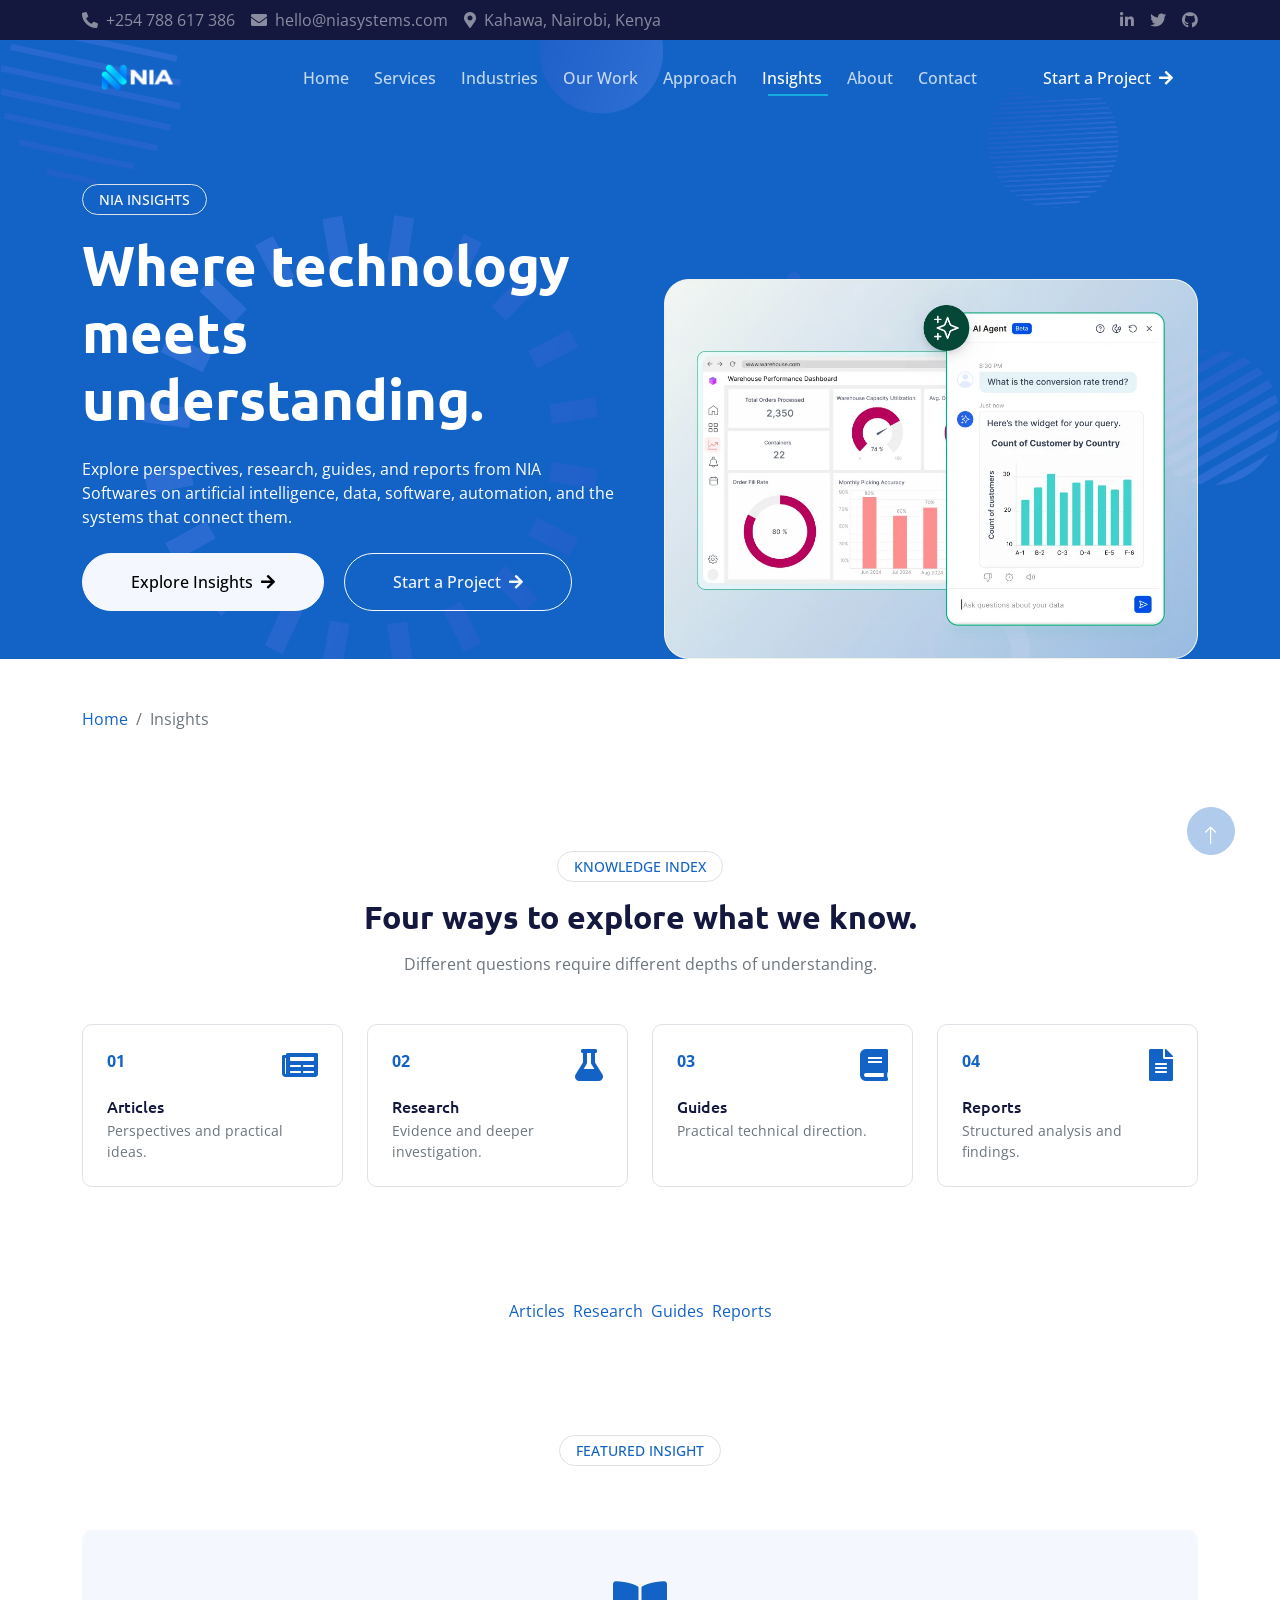
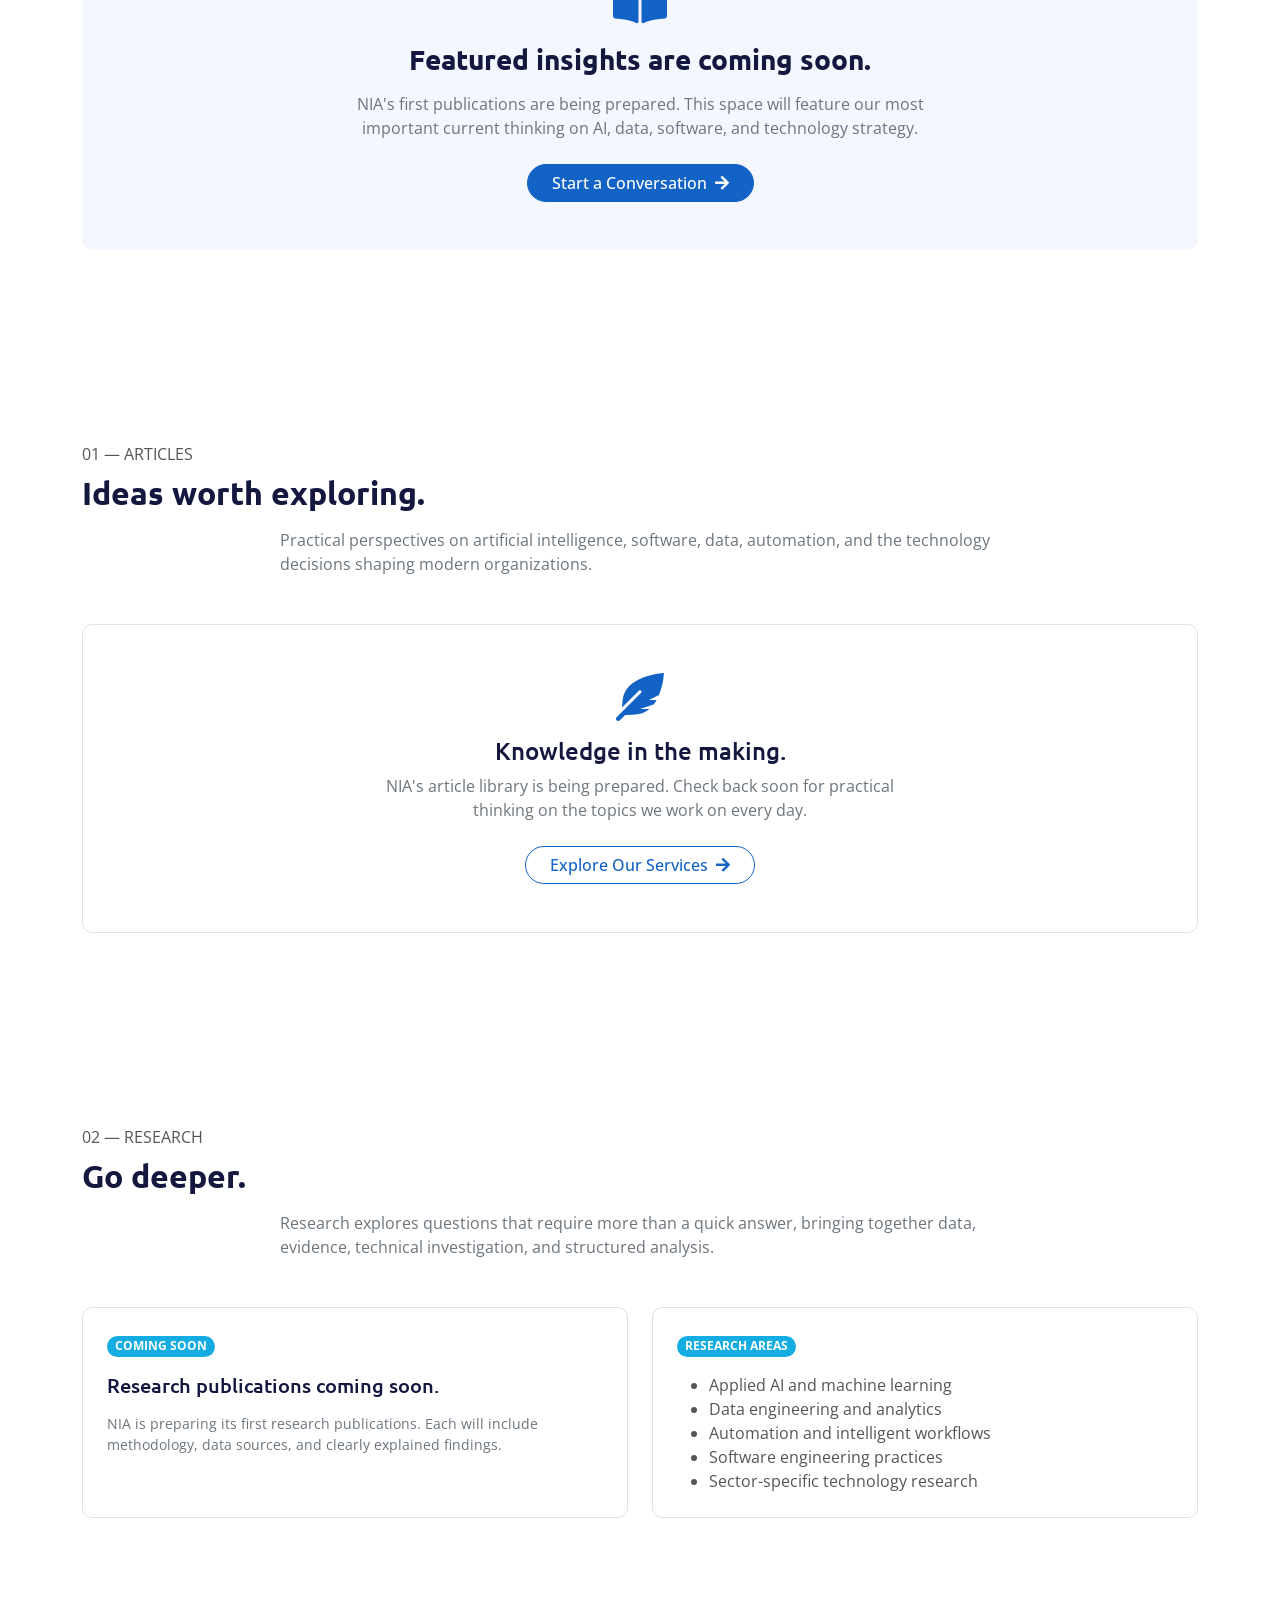
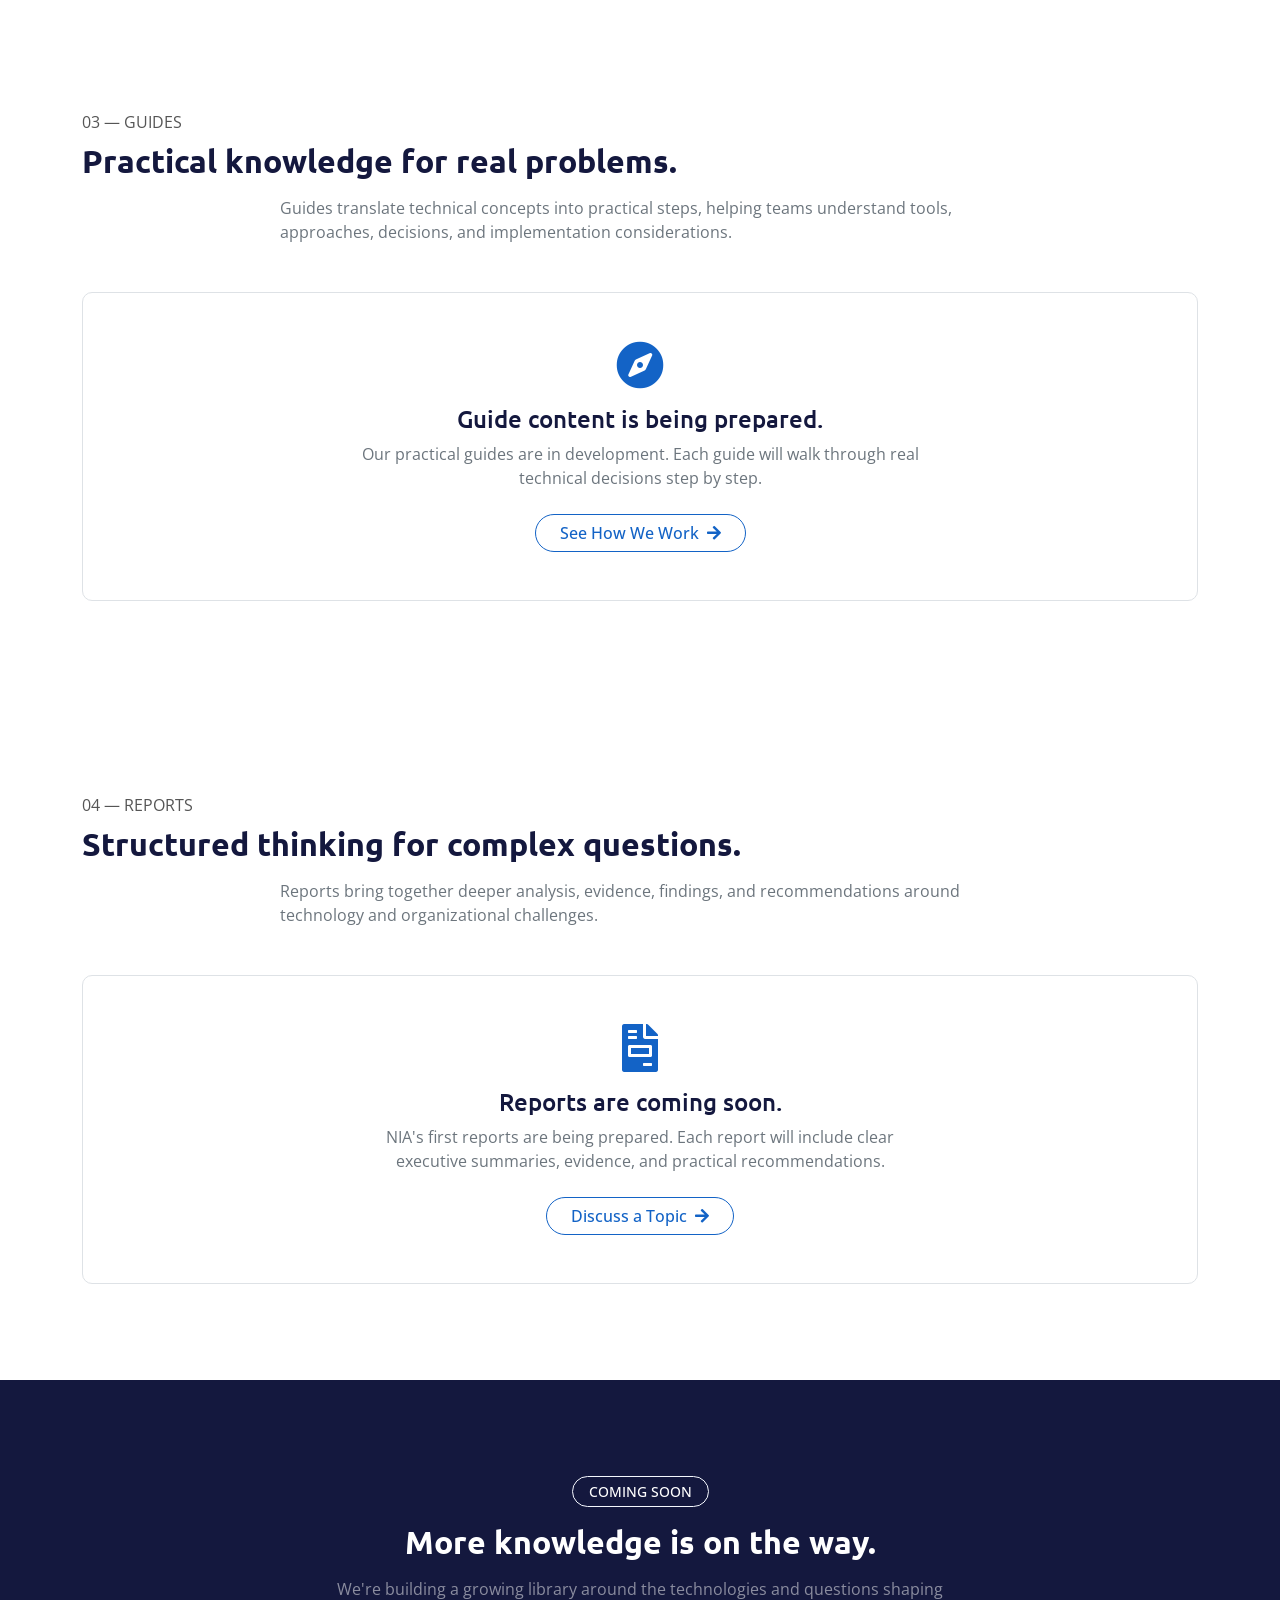
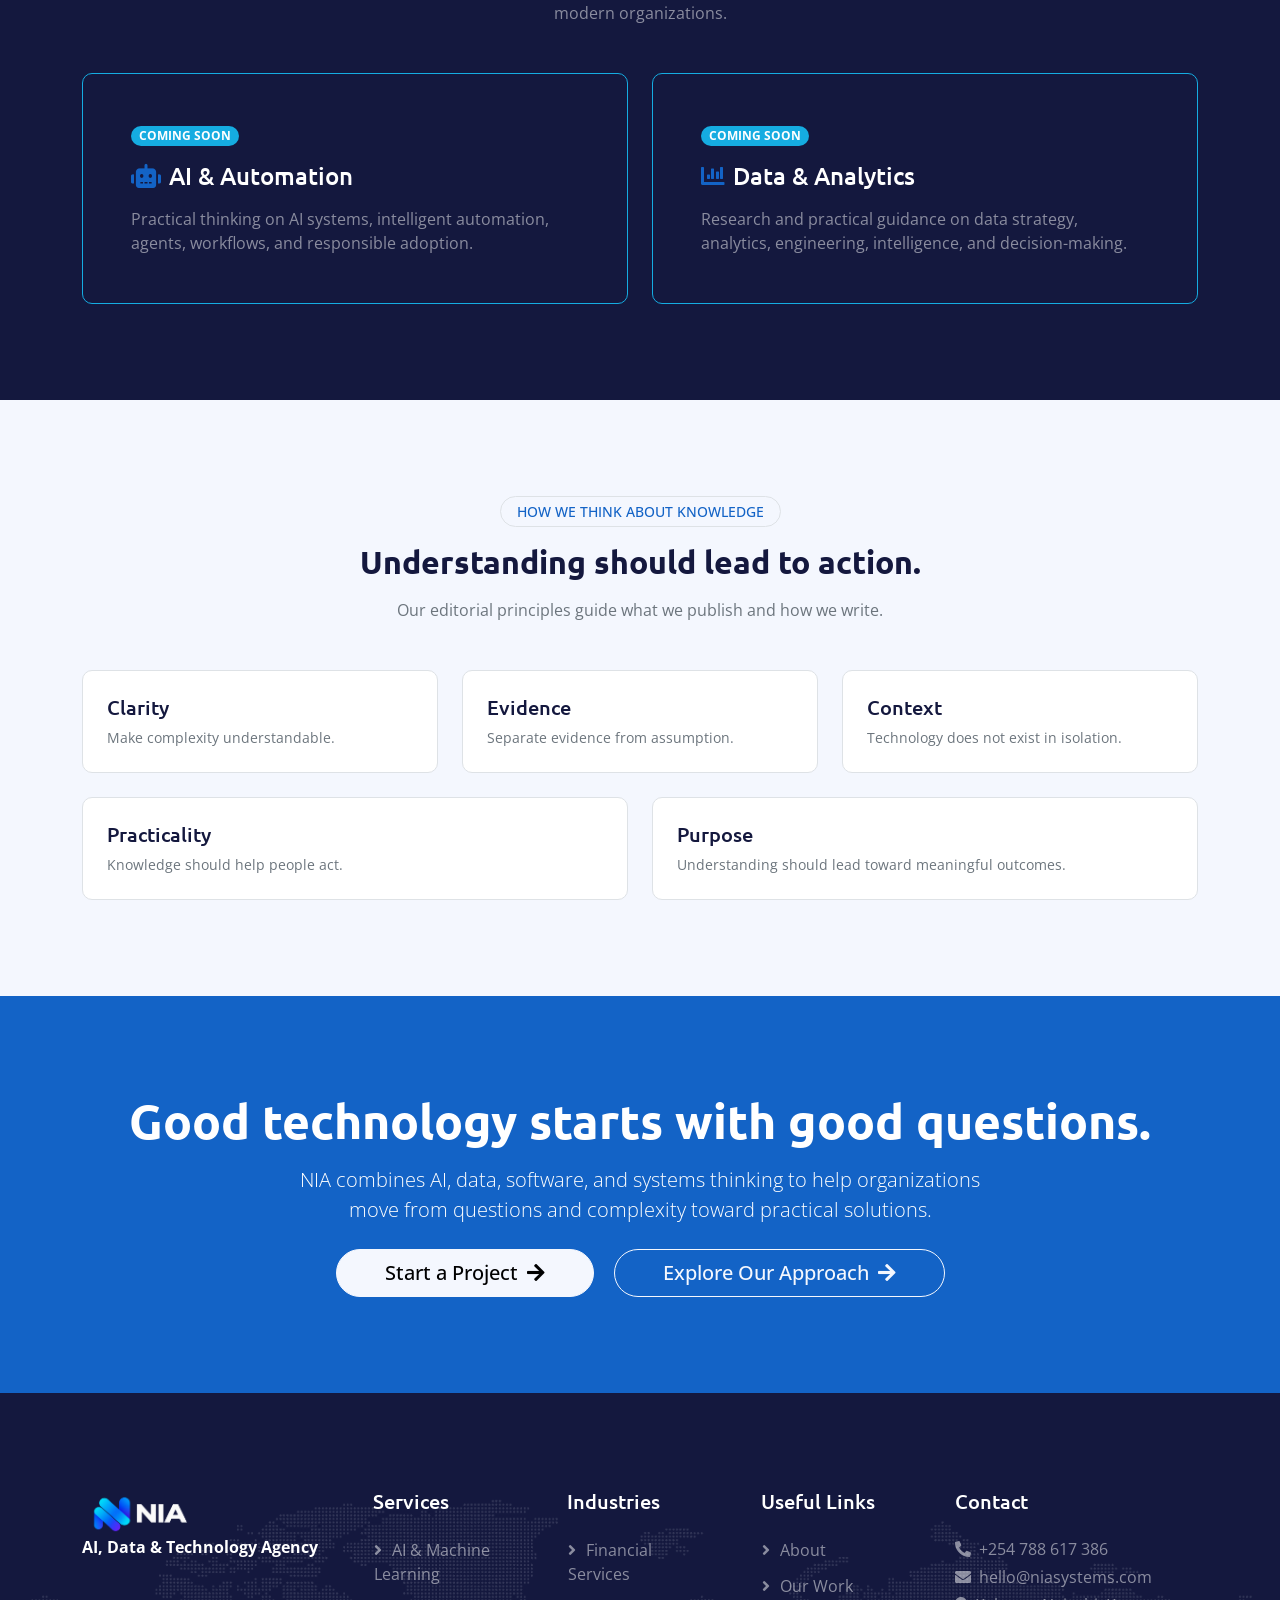
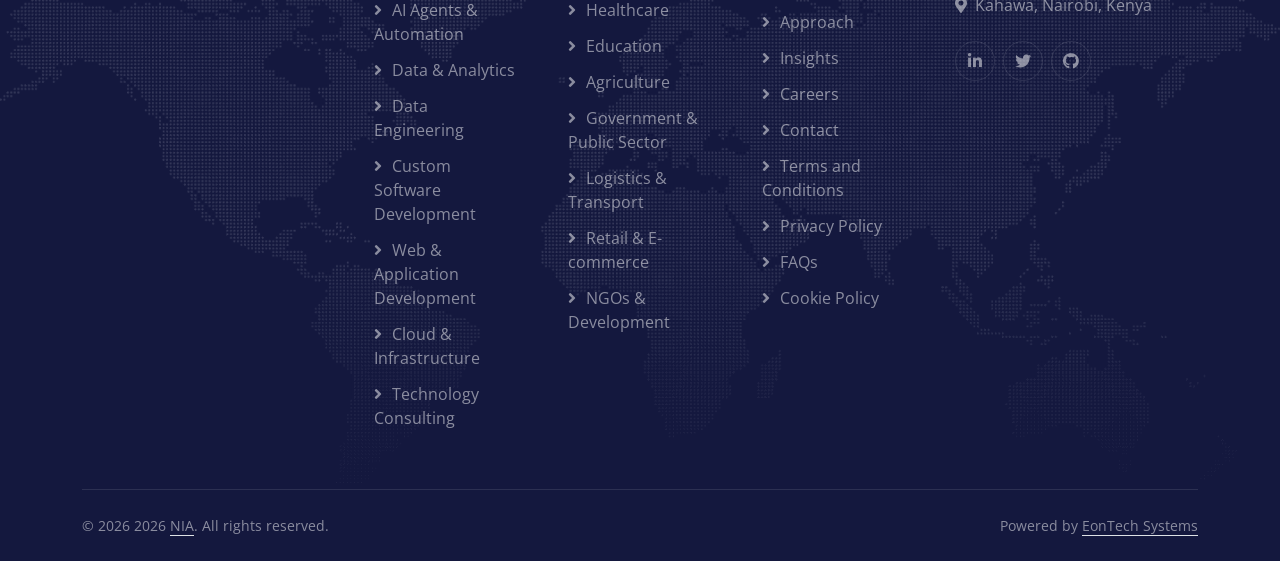
<file: nia-insights.html>
<!doctype html>
<html lang="en">
  <head>
    <meta charset="utf-8" />
    <title>Insights | AI, Data &amp; Technology Knowledge | NIA</title>
    <meta
      name="description"
      content="Explore NIA insights, articles, research, guides, and reports on AI, data, software, automation, cloud, and technology strategy."
    />
    <meta
      name="keywords"
      content="AI insights, AI automation, data analytics, data engineering, software development, technology strategy, AI consulting, technology research"
    />
    <meta name="viewport" content="width=device-width, initial-scale=1.0" />
    <meta name="theme-color" content="#1363C6" />
    <link rel="canonical" href="https://niasoftwares.com/nia-insights.html" />

    <!-- Open Graph -->
    <meta property="og:title" content="Insights | NIA" />
    <meta
      property="og:description"
      content="Ideas, research, and practical knowledge on AI, data, software, automation, and technology strategy."
    />
    <meta property="og:type" content="website" />
    <meta
      property="og:url"
      content="https://niasoftwares.com/nia-insights.html"
    />
    <meta
      property="og:image"
      content="https://niasoftwares.com/img/nia-logo.png"
    />

    <!-- Twitter -->
    <meta name="twitter:card" content="summary_large_image" />
    <meta name="twitter:title" content="Insights | NIA" />
    <meta
      name="twitter:description"
      content="Ideas, research, and practical knowledge on AI, data, software, automation, and technology strategy."
    />
    <meta
      name="twitter:image"
      content="https://niasoftwares.com/img/nia-logo.png"
    />

    <!-- Favicon -->
    <link href="img/favicon.ico" rel="icon" />

    <!-- Google Web Fonts -->
    <link rel="preconnect" href="https://fonts.googleapis.com" />
    <link rel="preconnect" href="https://fonts.gstatic.com" crossorigin />
    <link
      href="https://fonts.googleapis.com/css2?family=Open+Sans:wght@400;600&family=Ubuntu:wght@500;700&display=swap"
      rel="stylesheet"
    />

    <!-- Icon Font Stylesheet -->
    <link
      href="https://cdnjs.cloudflare.com/ajax/libs/font-awesome/5.10.0/css/all.min.css"
      rel="stylesheet"
    />
    <link
      href="https://cdn.jsdelivr.net/npm/bootstrap-icons@1.4.1/font/bootstrap-icons.css"
      rel="stylesheet"
    />

    <!-- Libraries Stylesheet -->
    <link href="lib/animate/animate.min.css" rel="stylesheet" />

    <!-- Customized Bootstrap Stylesheet -->
    <link href="css/bootstrap.min.css" rel="stylesheet" />

    <!-- Template Stylesheet -->
    <link href="css/style.css" rel="stylesheet" />

    <!-- Structured Data -->
    <script type="application/ld+json">
      {
        "@context": "https://schema.org",
        "@type": "CollectionPage",
        "name": "NIA Insights",
        "url": "https://niasoftwares.com/nia-insights.html",
        "description": "Articles, research, guides, and reports on AI, data, software, automation, and technology strategy.",
        "publisher": {
          "@type": "Organization",
          "name": "NIA",
          "logo": "https://niasoftwares.com/img/nia-logo.png"
        }
      }
    </script>
    <link rel="icon" href="img/icon-logo.JPG" type="image/png" />
  </head>

  <body>
    <!-- Spinner Start -->
    <div
      id="spinner"
      class="show bg-white position-fixed translate-middle w-100 vh-100 top-50 start-50 d-flex align-items-center justify-content-center"
    >
      <div
        class="spinner-grow text-primary"
        style="width: 3rem; height: 3rem"
        role="status"
      >
        <span class="sr-only">Loading...</span>
      </div>
    </div>
    <!-- Spinner End -->

    <!-- Top Bar Start -->
    <div class="container-fluid bg-dark text-white-50 py-2 d-none d-lg-block">
      <div class="container">
        <div class="d-flex justify-content-between align-items-center">
          <div class="d-flex align-items-center">
            <a class="text-white-50 me-3" href="tel:+254788617386"
              ><i class="fa fa-phone-alt me-2"></i>+254 788 617 386</a
            >
            <a class="text-white-50 me-3" href="mailto:hello@niasystems.com"
              ><i class="fa fa-envelope me-2"></i>hello@niasystems.com</a
            >
            <span class="text-white-50"
              ><i class="fa fa-map-marker-alt me-2"></i>Kahawa, Nairobi,
              Kenya</span
            >
          </div>
          <div class="d-flex">
            <a class="text-white-50 me-3" href="#"
              ><i class="fab fa-linkedin-in"></i
            ></a>
            <a class="text-white-50 me-3" href="#"
              ><i class="fab fa-twitter"></i
            ></a>
            <a class="text-white-50" href="#"><i class="fab fa-github"></i></a>
          </div>
        </div>
      </div>
    </div>
    <!-- Top Bar End -->

    <!-- Navbar Start (Insights Active) -->
    <div class="container-fluid sticky-top">
      <div class="container">
        <nav class="navbar navbar-expand-lg navbar-dark p-0">
          <a href="index.html" class="navbar-brand">
            <img src="img/nia-logo.png" alt="NIA" style="height: 45px" />
          </a>
          <button
            type="button"
            class="navbar-toggler ms-auto me-0"
            data-bs-toggle="collapse"
            data-bs-target="#navbarCollapse"
          >
            <span class="navbar-toggler-icon"></span>
          </button>
          <div class="collapse navbar-collapse" id="navbarCollapse">
            <div class="navbar-nav ms-auto align-items-lg-center">
              <a href="index.html" class="nav-item nav-link">Home</a>

              <!-- Mega Menu: Services -->
              <div class="nav-item dropdown mega-menu">
                <a
                  href="#"
                  class="nav-link dropdown-toggle"
                  data-bs-toggle="dropdown"
                  >Services</a
                >
                <div class="dropdown-menu mega-dropdown">
                  <div class="row g-0">
                    <div class="col-lg-3 col-md-6">
                      <div class="mega-col">
                        <h6 class="mega-heading">AI, Automation &amp; ML</h6>
                        <a href="nia-services.html#ai-ml" class="mega-link"
                          >AI &amp; Machine Learning</a
                        >
                        <a href="nia-services.html#ai-agents" class="mega-link"
                          >AI Agents &amp; Automation</a
                        >
                        <a
                          href="nia-services.html#data-analytics"
                          class="mega-link"
                          >Data &amp; Analytics</a
                        >
                        <a
                          href="nia-services.html#data-engineering"
                          class="mega-link"
                          >Data Engineering</a
                        >
                      </div>
                    </div>
                    <div class="col-lg-3 col-md-6">
                      <div class="mega-col">
                        <h6 class="mega-heading">Development</h6>
                        <a
                          href="nia-services.html#custom-software"
                          class="mega-link"
                          >Custom Software Development</a
                        >
                        <a href="nia-services.html#web-app" class="mega-link"
                          >Web &amp; Application Development</a
                        >
                        <a
                          href="nia-services.html#cloud-infra"
                          class="mega-link"
                          >Cloud &amp; Infrastructure</a
                        >
                        <a href="nia-services.html#consulting" class="mega-link"
                          >Technology Consulting</a
                        >
                      </div>
                    </div>
                    <div class="col-lg-6 d-none d-lg-block">
                      <div class="mega-feature">
                        <i class="fa fa-cogs fa-2x text-primary mb-2"></i>
                        <h6 class="text-white">
                          Technology designed around your problems.
                        </h6>
                        <p class="small text-white-50 mb-2">
                          From AI to custom software, we build what your
                          organisation actually needs.
                        </p>
                        <a
                          href="nia-services.html"
                          class="btn btn-sm btn-primary rounded-pill px-3"
                          >Explore All Services
                          <i class="fa fa-arrow-right ms-1"></i
                        ></a>
                      </div>
                    </div>
                  </div>
                </div>
              </div>

              <!-- Mega Menu: Industries -->
              <div class="nav-item dropdown mega-menu">
                <a
                  href="#"
                  class="nav-link dropdown-toggle"
                  data-bs-toggle="dropdown"
                  >Industries</a
                >
                <div class="dropdown-menu mega-dropdown">
                  <div class="row g-0">
                    <div class="col-lg-3 col-md-6">
                      <div class="mega-col">
                        <h6 class="mega-heading">Sectors</h6>
                        <a href="nia-industries.html#finance" class="mega-link"
                          >Financial Services</a
                        >
                        <a
                          href="nia-industries.html#healthcare"
                          class="mega-link"
                          >Healthcare</a
                        >
                        <a
                          href="nia-industries.html#education"
                          class="mega-link"
                          >Education</a
                        >
                        <a
                          href="nia-industries.html#agriculture"
                          class="mega-link"
                          >Agriculture</a
                        >
                      </div>
                    </div>
                    <div class="col-lg-3 col-md-6">
                      <div class="mega-col">
                        <h6 class="mega-heading">Public &amp; Commerce</h6>
                        <a
                          href="nia-industries.html#government"
                          class="mega-link"
                          >Government &amp; Public Sector</a
                        >
                        <a
                          href="nia-industries.html#logistics"
                          class="mega-link"
                          >Logistics &amp; Transport</a
                        >
                        <a href="nia-industries.html#retail" class="mega-link"
                          >Retail &amp; E-commerce</a
                        >
                        <a href="nia-industries.html#ngos" class="mega-link"
                          >NGOs &amp; Development</a
                        >
                      </div>
                    </div>
                    <div class="col-lg-6 d-none d-lg-block">
                      <div class="mega-feature">
                        <i
                          class="fa fa-globe-africa fa-2x text-primary mb-2"
                        ></i>
                        <h6 class="text-white">
                          Solutions shaped around real-world industries.
                        </h6>
                        <p class="small text-white-50 mb-2">
                          We understand the context behind the technology.
                        </p>
                        <a
                          href="nia-industries.html"
                          class="btn btn-sm btn-primary rounded-pill px-3"
                          >Explore Industries
                          <i class="fa fa-arrow-right ms-1"></i
                        ></a>
                      </div>
                    </div>
                  </div>
                </div>
              </div>

              <!-- Mega Menu: Our Work -->
              <div class="nav-item dropdown mega-menu">
                <a
                  href="#"
                  class="nav-link dropdown-toggle"
                  data-bs-toggle="dropdown"
                  >Our Work</a
                >
                <div class="dropdown-menu mega-dropdown">
                  <div class="row g-0">
                    <div class="col-lg-3 col-md-6">
                      <div class="mega-col">
                        <h6 class="mega-heading">Evidence</h6>
                        <a href="nia-work.html#case-studies" class="mega-link"
                          >Case Studies</a
                        >
                        <a href="nia-work.html#projects" class="mega-link"
                          >Projects</a
                        >
                        <a href="nia-work.html#client-results" class="mega-link"
                          >Client Results</a
                        >
                      </div>
                    </div>
                    <div class="col-lg-3 col-md-6">
                      <div class="mega-col">
                        <h6 class="mega-heading">Coming Soon</h6>
                        <span class="mega-link disabled"
                          >Project Dashboard</span
                        >
                        <span class="mega-link disabled">Client Portal</span>
                      </div>
                    </div>
                    <div class="col-lg-6 d-none d-lg-block">
                      <div class="mega-feature">
                        <i class="fa fa-chart-line fa-2x text-primary mb-2"></i>
                        <h6 class="text-white">
                          Technology that delivers outcomes.
                        </h6>
                        <p class="small text-white-50 mb-2">
                          Real projects will be populated from the NIA
                          dashboard.
                        </p>
                        <a
                          href="nia-work.html"
                          class="btn btn-sm btn-primary rounded-pill px-3"
                          >View Our Work <i class="fa fa-arrow-right ms-1"></i
                        ></a>
                      </div>
                    </div>
                  </div>
                </div>
              </div>

              <!-- Mega Menu: Approach -->
              <div class="nav-item dropdown mega-menu">
                <a
                  href="#"
                  class="nav-link dropdown-toggle"
                  data-bs-toggle="dropdown"
                  >Approach</a
                >
                <div class="dropdown-menu mega-dropdown">
                  <div class="row g-0">
                    <div class="col-lg-3 col-md-6">
                      <div class="mega-col">
                        <h6 class="mega-heading">Process</h6>
                        <a
                          href="nia-approach.html#how-we-work"
                          class="mega-link"
                          >How We Work</a
                        >
                        <a href="nia-approach.html#discovery" class="mega-link"
                          >Discovery</a
                        >
                        <a href="nia-approach.html#strategy" class="mega-link"
                          >Strategy</a
                        >
                        <a href="nia-approach.html#design-dev" class="mega-link"
                          >Design &amp; Development</a
                        >
                      </div>
                    </div>
                    <div class="col-lg-3 col-md-6">
                      <div class="mega-col">
                        <h6 class="mega-heading">Delivery</h6>
                        <a href="nia-approach.html#deployment" class="mega-link"
                          >Deployment</a
                        >
                        <a href="nia-approach.html#support" class="mega-link"
                          >Support &amp; Scaling</a
                        >
                      </div>
                    </div>
                    <div class="col-lg-6 d-none d-lg-block">
                      <div class="mega-feature">
                        <i class="fa fa-route fa-2x text-primary mb-2"></i>
                        <h6 class="text-white">From problem to impact.</h6>
                        <p class="small text-white-50 mb-2">
                          A clear, structured path from understanding to scale.
                        </p>
                        <a
                          href="nia-approach.html"
                          class="btn btn-sm btn-primary rounded-pill px-3"
                          >See Our Approach
                          <i class="fa fa-arrow-right ms-1"></i
                        ></a>
                      </div>
                    </div>
                  </div>
                </div>
              </div>

              <!-- Mega Menu: Insights (Active) -->
              <div class="nav-item dropdown mega-menu">
                <a
                  href="#"
                  class="nav-link dropdown-toggle active"
                  data-bs-toggle="dropdown"
                  >Insights</a
                >
                <div class="dropdown-menu mega-dropdown">
                  <div class="row g-0">
                    <div class="col-lg-3 col-md-6">
                      <div class="mega-col">
                        <h6 class="mega-heading">Knowledge</h6>
                        <a href="nia-insights.html#articles" class="mega-link"
                          >Articles</a
                        >
                        <a href="nia-insights.html#research" class="mega-link"
                          >Research</a
                        >
                        <a href="nia-insights.html#guides" class="mega-link"
                          >Guides</a
                        >
                        <a href="nia-insights.html#reports" class="mega-link"
                          >Reports</a
                        >
                      </div>
                    </div>
                    <div class="col-lg-3 col-md-6">
                      <div class="mega-col">
                        <h6 class="mega-heading">Coming Soon</h6>
                        <span class="mega-link disabled"
                          >AI &amp; Automation</span
                        >
                        <span class="mega-link disabled"
                          >Data &amp; Analytics</span
                        >
                      </div>
                    </div>
                    <div class="col-lg-6 d-none d-lg-block">
                      <div class="mega-feature">
                        <i class="fa fa-lightbulb fa-2x text-primary mb-2"></i>
                        <h6 class="text-white">
                          Ideas, research, and perspectives.
                        </h6>
                        <p class="small text-white-50 mb-2">
                          Thought leadership on intelligent technology.
                        </p>
                        <a
                          href="nia-insights.html"
                          class="btn btn-sm btn-primary rounded-pill px-3"
                          id="start-btn"
                          >Explore Insights
                          <i class="fa fa-arrow-right ms-1"></i
                        ></a>
                      </div>
                    </div>
                  </div>
                </div>
              </div>

              <!-- Mega Menu: About -->
              <div class="nav-item dropdown mega-menu">
                <a
                  href="#"
                  class="nav-link dropdown-toggle"
                  data-bs-toggle="dropdown"
                  >About</a
                >
                <div class="dropdown-menu mega-dropdown">
                  <div class="row g-0">
                    <div class="col-lg-3 col-md-6">
                      <div class="mega-col">
                        <h6 class="mega-heading">Company</h6>
                        <a href="nia-about.html#who-we-are" class="mega-link"
                          >Who We Are</a
                        >
                        <a href="nia-about.html#mission" class="mega-link"
                          >Our Mission</a
                        >
                        <a href="nia-about.html#team" class="mega-link"
                          >Our Team</a
                        >
                        <a href="nia-about.html#values" class="mega-link"
                          >Our Values</a
                        >
                        <a href="nia-about.html#careers" class="mega-link"
                          >Careers</a
                        >
                      </div>
                    </div>
                    <div class="col-lg-3 col-md-6">
                      <div class="mega-col">
                        <h6 class="mega-heading">Philosophy</h6>
                        <span class="mega-link disabled"
                          >Technology with purpose.</span
                        >
                      </div>
                    </div>
                    <div class="col-lg-6 d-none d-lg-block">
                      <div class="mega-feature">
                        <i class="fa fa-users fa-2x text-primary mb-2"></i>
                        <h6 class="text-white">
                          Turning complexity into real solutions.
                        </h6>
                        <p class="small text-white-50 mb-2">
                          Learn who we are and why we build.
                        </p>
                        <a
                          href="nia-about.html"
                          class="btn btn-sm btn-primary rounded-pill px-3"
                          >Discover NIA <i class="fa fa-arrow-right ms-1"></i
                        ></a>
                      </div>
                    </div>
                  </div>
                </div>
              </div>

              <a href="nia-contact.html" class="nav-item nav-link">Contact</a>
            </div>
            <a
              href="nia-contact.html"
              class="btn btn-primary rounded-pill px-4 ms-3 d-none d-lg-block"
              >Start a Project <i class="fa fa-arrow-right ms-1"></i
            ></a>
          </div>
        </nav>
      </div>
    </div>
    <!-- Navbar End -->

    <main>
      <!-- Hero Start -->
      <div class="container-fluid pt-5 bg-primary hero-header mb-5">
        <div class="container pt-5">
          <div class="row g-5 pt-5">
            <div
              class="col-lg-6 align-self-center text-center text-lg-start mb-lg-5"
            >
              <div
                class="btn btn-sm border rounded-pill text-white px-3 mb-3 animated slideInRight"
              >
                NIA INSIGHTS
              </div>
              <h1 class="display-4 text-white mb-4 animated slideInRight">
                Where technology meets understanding.
              </h1>
              <p class="text-white mb-4 animated slideInRight">
                Explore perspectives, research, guides, and reports from NIA
                Softwares on artificial intelligence, data, software,
                automation, and the systems that connect them.
              </p>
              <a
                href="#articles"
                class="btn btn-light py-sm-3 px-sm-5 rounded-pill me-3 animated slideInRight"
                >Explore Insights <i class="fa fa-arrow-right ms-1"></i
              ></a>
              <a
                href="nia-contact.html"
                class="btn btn-outline-light py-sm-3 px-sm-5 rounded-pill animated slideInRight"
                id="start-btn"
                >Start a Project <i class="fa fa-arrow-right ms-1"></i
              ></a>
            </div>
            <div class="col-lg-6 align-self-end text-center text-lg-end">
              <img
                class="img-fluid"
                src="img/insights/insights-hero.jpg"
                alt="Abstract knowledge graph connecting AI, data, and technology concepts"
                loading="eager"
              />
            </div>
          </div>
        </div>
      </div>
      <!-- Hero End -->

      <!-- Breadcrumb Start -->
      <div class="container mb-4">
        <nav aria-label="breadcrumb">
          <ol class="breadcrumb mb-0">
            <li class="breadcrumb-item"><a href="index.html">Home</a></li>
            <li class="breadcrumb-item active" aria-current="page">Insights</li>
          </ol>
        </nav>
      </div>
      <!-- Breadcrumb End -->

      <!-- Insights Index Start -->
      <div class="container-fluid py-5">
        <div class="container py-5">
          <div
            class="text-center mx-auto wow fadeIn mb-5"
            data-wow-delay="0.1s"
            style="max-width: 640px"
          >
            <div class="btn btn-sm border rounded-pill text-primary px-3 mb-3">
              KNOWLEDGE INDEX
            </div>
            <h2 class="mb-3">Four ways to explore what we know.</h2>
            <p class="text-muted mb-0">
              Different questions require different depths of understanding.
            </p>
          </div>
          <div class="row g-4">
            <div class="col-lg-3 col-md-6 wow fadeIn" data-wow-delay="0.1s">
              <a
                href="#articles"
                class="nia-insight-index-item d-block p-4 bg-white rounded border h-100 text-decoration-none"
              >
                <div
                  class="d-flex justify-content-between align-items-start mb-3"
                >
                  <span class="text-primary fw-bold">01</span>
                  <i class="fa fa-newspaper fa-2x text-primary"></i>
                </div>
                <h6 class="text-dark mb-1">Articles</h6>
                <p class="small text-muted mb-0">
                  Perspectives and practical ideas.
                </p>
              </a>
            </div>
            <div class="col-lg-3 col-md-6 wow fadeIn" data-wow-delay="0.2s">
              <a
                href="#research"
                class="nia-insight-index-item d-block p-4 bg-white rounded border h-100 text-decoration-none"
              >
                <div
                  class="d-flex justify-content-between align-items-start mb-3"
                >
                  <span class="text-primary fw-bold">02</span>
                  <i class="fa fa-flask fa-2x text-primary"></i>
                </div>
                <h6 class="text-dark mb-1">Research</h6>
                <p class="small text-muted mb-0">
                  Evidence and deeper investigation.
                </p>
              </a>
            </div>
            <div class="col-lg-3 col-md-6 wow fadeIn" data-wow-delay="0.3s">
              <a
                href="#guides"
                class="nia-insight-index-item d-block p-4 bg-white rounded border h-100 text-decoration-none"
              >
                <div
                  class="d-flex justify-content-between align-items-start mb-3"
                >
                  <span class="text-primary fw-bold">03</span>
                  <i class="fa fa-book fa-2x text-primary"></i>
                </div>
                <h6 class="text-dark mb-1">Guides</h6>
                <p class="small text-muted mb-0">
                  Practical technical direction.
                </p>
              </a>
            </div>
            <div class="col-lg-3 col-md-6 wow fadeIn" data-wow-delay="0.4s">
              <a
                href="#reports"
                class="nia-insight-index-item d-block p-4 bg-white rounded border h-100 text-decoration-none"
              >
                <div
                  class="d-flex justify-content-between align-items-start mb-3"
                >
                  <span class="text-primary fw-bold">04</span>
                  <i class="fa fa-file-alt fa-2x text-primary"></i>
                </div>
                <h6 class="text-dark mb-1">Reports</h6>
                <p class="small text-muted mb-0">
                  Structured analysis and findings.
                </p>
              </a>
            </div>
          </div>
        </div>
      </div>
      <!-- Insights Index End -->

      <!-- Sticky Insights Navigator (Desktop) -->
      <div class="container-fluid nia-insights-nav-wrap d-none d-lg-block">
        <div class="container">
          <nav
            class="nia-insights-nav d-flex justify-content-center gap-2 py-3"
            aria-label="Insights section navigation"
          >
            <a
              href="#articles"
              class="nia-insights-nav-link active"
              data-target="articles"
              >Articles</a
            >
            <a
              href="#research"
              class="nia-insights-nav-link"
              data-target="research"
              >Research</a
            >
            <a href="#guides" class="nia-insights-nav-link" data-target="guides"
              >Guides</a
            >
            <a
              href="#reports"
              class="nia-insights-nav-link"
              data-target="reports"
              >Reports</a
            >
          </nav>
        </div>
      </div>

      <!-- Mobile Insights Navigator -->
      <div
        class="container-fluid nia-insights-nav-wrap-mobile d-lg-none py-2 bg-light"
      >
        <div class="container">
          <div
            class="nia-insights-nav-mobile d-flex flex-nowrap overflow-auto gap-2 py-2"
            role="group"
            aria-label="Insights section navigation"
          >
            <a
              href="#articles"
              class="btn btn-sm btn-primary rounded-pill px-3 nia-insights-mobile-link active"
              data-target="articles"
              >Articles</a
            >
            <a
              href="#research"
              class="btn btn-sm btn-outline-primary rounded-pill px-3 nia-insights-mobile-link"
              data-target="research"
              >Research</a
            >
            <a
              href="#guides"
              class="btn btn-sm btn-outline-primary rounded-pill px-3 nia-insights-mobile-link"
              data-target="guides"
              >Guides</a
            >
            <a
              href="#reports"
              class="btn btn-sm btn-outline-primary rounded-pill px-3 nia-insights-mobile-link"
              data-target="reports"
              >Reports</a
            >
          </div>
        </div>
      </div>

      <!-- Featured Insight Start -->
      <div class="container-fluid py-5">
        <div class="container py-5">
          <div
            class="text-center mx-auto wow fadeIn mb-5"
            data-wow-delay="0.1s"
            style="max-width: 600px"
          >
            <div class="btn btn-sm border rounded-pill text-primary px-3 mb-3">
              FEATURED INSIGHT
            </div>
          </div>
          <div
            class="nia-featured-insight p-5 rounded bg-light text-center wow fadeIn"
            data-wow-delay="0.2s"
          >
            <i class="fa fa-book-open fa-3x text-primary mb-3"></i>
            <h3 class="mb-3">Featured insights are coming soon.</h3>
            <p class="text-muted mx-auto mb-4" style="max-width: 640px">
              NIA's first publications are being prepared. This space will
              feature our most important current thinking on AI, data, software,
              and technology strategy.
            </p>
            <a href="nia-contact.html" class="btn btn-primary rounded-pill px-4"
              >Start a Conversation <i class="fa fa-arrow-right ms-1"></i
            ></a>
          </div>
        </div>
      </div>
      <!-- Featured Insight End -->

      <!-- ==================== ARTICLES ==================== -->
      <section id="articles" class="nia-insights-section py-5">
        <div class="container py-5">
          <div
            class="nia-insights-section-head mb-5 wow fadeIn"
            data-wow-delay="0.1s"
          >
            <span class="nia-editorial-num">01 — ARTICLES</span>
            <h2 class="mt-2 mb-3">Ideas worth exploring.</h2>
            <p class="text-muted mb-0 mx-auto" style="max-width: 720px">
              Practical perspectives on artificial intelligence, software, data,
              automation, and the technology decisions shaping modern
              organizations.
            </p>
          </div>
          <div
            class="nia-empty-editorial p-5 rounded border text-center wow fadeIn"
            data-wow-delay="0.2s"
          >
            <i class="fa fa-feather-alt fa-3x text-primary mb-3"></i>
            <h4 class="mb-2">Knowledge in the making.</h4>
            <p class="text-muted mx-auto mb-4" style="max-width: 560px">
              NIA's article library is being prepared. Check back soon for
              practical thinking on the topics we work on every day.
            </p>
            <a
              href="nia-services.html"
              class="btn btn-outline-primary rounded-pill px-4"
              >Explore Our Services <i class="fa fa-arrow-right ms-1"></i
            ></a>
          </div>
        </div>
      </section>
      <!-- ==================== ARTICLES END ==================== -->

      <!-- ==================== RESEARCH ==================== -->
      <section id="research" class="nia-insights-section nia-insights-alt py-5">
        <div class="container py-5">
          <div
            class="nia-insights-section-head mb-5 wow fadeIn"
            data-wow-delay="0.1s"
          >
            <span class="nia-editorial-num">02 — RESEARCH</span>
            <h2 class="mt-2 mb-3">Go deeper.</h2>
            <p class="text-muted mb-0 mx-auto" style="max-width: 720px">
              Research explores questions that require more than a quick answer,
              bringing together data, evidence, technical investigation, and
              structured analysis.
            </p>
          </div>
          <div class="row g-4">
            <div class="col-lg-6 wow fadeIn" data-wow-delay="0.1s">
              <div
                class="nia-research-preview p-4 bg-white rounded border h-100"
              >
                <span class="badge bg-secondary rounded-pill mb-3"
                  >COMING SOON</span
                >
                <h5 class="mb-3">Research publications coming soon.</h5>
                <p class="small text-muted mb-0">
                  NIA is preparing its first research publications. Each will
                  include methodology, data sources, and clearly explained
                  findings.
                </p>
              </div>
            </div>
            <div class="col-lg-6 wow fadeIn" data-wow-delay="0.3s">
              <div
                class="nia-research-preview p-4 bg-white rounded border h-100"
              >
                <span class="badge bg-secondary rounded-pill mb-3"
                  >RESEARCH AREAS</span
                >
                <ul class="nia-approach-list mb-0">
                  <li>Applied AI and machine learning</li>
                  <li>Data engineering and analytics</li>
                  <li>Automation and intelligent workflows</li>
                  <li>Software engineering practices</li>
                  <li>Sector-specific technology research</li>
                </ul>
              </div>
            </div>
          </div>
        </div>
      </section>
      <!-- ==================== RESEARCH END ==================== -->

      <!-- ==================== GUIDES ==================== -->
      <section id="guides" class="nia-insights-section py-5">
        <div class="container py-5">
          <div
            class="nia-insights-section-head mb-5 wow fadeIn"
            data-wow-delay="0.1s"
          >
            <span class="nia-editorial-num">03 — GUIDES</span>
            <h2 class="mt-2 mb-3">Practical knowledge for real problems.</h2>
            <p class="text-muted mb-0 mx-auto" style="max-width: 720px">
              Guides translate technical concepts into practical steps, helping
              teams understand tools, approaches, decisions, and implementation
              considerations.
            </p>
          </div>
          <div
            class="nia-empty-editorial p-5 rounded border text-center wow fadeIn"
            data-wow-delay="0.2s"
          >
            <i class="fa fa-compass fa-3x text-primary mb-3"></i>
            <h4 class="mb-2">Guide content is being prepared.</h4>
            <p class="text-muted mx-auto mb-4" style="max-width: 560px">
              Our practical guides are in development. Each guide will walk
              through real technical decisions step by step.
            </p>
            <a
              href="nia-approach.html#how-we-work"
              class="btn btn-outline-primary rounded-pill px-4"
              >See How We Work <i class="fa fa-arrow-right ms-1"></i
            ></a>
          </div>
        </div>
      </section>
      <!-- ==================== GUIDES END ==================== -->

      <!-- ==================== REPORTS ==================== -->
      <section id="reports" class="nia-insights-section nia-insights-alt py-5">
        <div class="container py-5">
          <div
            class="nia-insights-section-head mb-5 wow fadeIn"
            data-wow-delay="0.1s"
          >
            <span class="nia-editorial-num">04 — REPORTS</span>
            <h2 class="mt-2 mb-3">
              Structured thinking for complex questions.
            </h2>
            <p class="text-muted mb-0 mx-auto" style="max-width: 720px">
              Reports bring together deeper analysis, evidence, findings, and
              recommendations around technology and organizational challenges.
            </p>
          </div>
          <div
            class="nia-empty-editorial p-5 rounded border text-center wow fadeIn"
            data-wow-delay="0.2s"
          >
            <i class="fa fa-file-invoice fa-3x text-primary mb-3"></i>
            <h4 class="mb-2">Reports are coming soon.</h4>
            <p class="text-muted mx-auto mb-4" style="max-width: 560px">
              NIA's first reports are being prepared. Each report will include
              clear executive summaries, evidence, and practical
              recommendations.
            </p>
            <a
              href="nia-contact.html"
              class="btn btn-outline-primary rounded-pill px-4"
              >Discuss a Topic <i class="fa fa-arrow-right ms-1"></i
            ></a>
          </div>
        </div>
      </section>
      <!-- ==================== REPORTS END ==================== -->

      <!-- Coming Soon Start -->
      <div class="container-fluid py-5 bg-dark text-white">
        <div class="container py-5">
          <div
            class="text-center mx-auto wow fadeIn mb-5"
            data-wow-delay="0.1s"
            style="max-width: 640px"
          >
            <div
              class="btn btn-sm border border-light rounded-pill text-white px-3 mb-3"
            >
              COMING SOON
            </div>
            <h2 class="text-white mb-3">More knowledge is on the way.</h2>
            <p class="text-white-50 mb-0">
              We're building a growing library around the technologies and
              questions shaping modern organizations.
            </p>
          </div>
          <div class="row g-4">
            <div class="col-lg-6 wow fadeIn" data-wow-delay="0.1s">
              <div class="p-5 rounded border border-secondary h-100">
                <span class="badge bg-secondary rounded-pill mb-3"
                  >COMING SOON</span
                >
                <h4 class="text-white mb-3">
                  <i class="fa fa-robot text-primary me-2"></i>AI &amp;
                  Automation
                </h4>
                <p class="text-white-50 mb-0">
                  Practical thinking on AI systems, intelligent automation,
                  agents, workflows, and responsible adoption.
                </p>
              </div>
            </div>
            <div class="col-lg-6 wow fadeIn" data-wow-delay="0.3s">
              <div class="p-5 rounded border border-secondary h-100">
                <span class="badge bg-secondary rounded-pill mb-3"
                  >COMING SOON</span
                >
                <h4 class="text-white mb-3">
                  <i class="fa fa-chart-bar text-primary me-2"></i>Data &amp;
                  Analytics
                </h4>
                <p class="text-white-50 mb-0">
                  Research and practical guidance on data strategy, analytics,
                  engineering, intelligence, and decision-making.
                </p>
              </div>
            </div>
          </div>
        </div>
      </div>
      <!-- Coming Soon End -->

      <!-- Knowledge Principles Start -->
      <div class="container-fluid py-5 bg-light">
        <div class="container py-5">
          <div
            class="text-center mx-auto wow fadeIn mb-5"
            data-wow-delay="0.1s"
            style="max-width: 640px"
          >
            <div class="btn btn-sm border rounded-pill text-primary px-3 mb-3">
              HOW WE THINK ABOUT KNOWLEDGE
            </div>
            <h2 class="mb-3">Understanding should lead to action.</h2>
            <p class="text-muted mb-0">
              Our editorial principles guide what we publish and how we write.
            </p>
          </div>
          <div class="row g-4">
            <div class="col-lg-4 col-md-6 wow fadeIn" data-wow-delay="0.1s">
              <div class="p-4 bg-white rounded border h-100">
                <h5 class="mb-2">Clarity</h5>
                <p class="small text-muted mb-0">
                  Make complexity understandable.
                </p>
              </div>
            </div>
            <div class="col-lg-4 col-md-6 wow fadeIn" data-wow-delay="0.2s">
              <div class="p-4 bg-white rounded border h-100">
                <h5 class="mb-2">Evidence</h5>
                <p class="small text-muted mb-0">
                  Separate evidence from assumption.
                </p>
              </div>
            </div>
            <div class="col-lg-4 col-md-6 wow fadeIn" data-wow-delay="0.3s">
              <div class="p-4 bg-white rounded border h-100">
                <h5 class="mb-2">Context</h5>
                <p class="small text-muted mb-0">
                  Technology does not exist in isolation.
                </p>
              </div>
            </div>
            <div class="col-lg-6 col-md-6 wow fadeIn" data-wow-delay="0.4s">
              <div class="p-4 bg-white rounded border h-100">
                <h5 class="mb-2">Practicality</h5>
                <p class="small text-muted mb-0">
                  Knowledge should help people act.
                </p>
              </div>
            </div>
            <div class="col-lg-6 col-md-6 wow fadeIn" data-wow-delay="0.5s">
              <div class="p-4 bg-white rounded border h-100">
                <h5 class="mb-2">Purpose</h5>
                <p class="small text-muted mb-0">
                  Understanding should lead toward meaningful outcomes.
                </p>
              </div>
            </div>
          </div>
        </div>
      </div>
      <!-- Knowledge Principles End -->

      <!-- Final CTA Start -->
      <div class="container-fluid py-5 bg-primary text-white">
        <div
          class="container py-5 text-center wow fadeIn"
          data-wow-delay="0.1s"
        >
          <h2 class="display-5 text-white mb-3">
            Good technology starts with good questions.
          </h2>
          <p class="lead mb-4 mx-auto" style="max-width: 720px">
            NIA combines AI, data, software, and systems thinking to help
            organizations move from questions and complexity toward practical
            solutions.
          </p>
          <a
            href="nia-contact.html"
            class="btn btn-light btn-lg rounded-pill px-5 me-3"
            >Start a Project <i class="fa fa-arrow-right ms-1"></i
          ></a>
          <a
            href="nia-approach.html#how-we-work"
            class="btn btn-outline-light btn-lg rounded-pill px-5"
            >Explore Our Approach <i class="fa fa-arrow-right ms-1"></i
          ></a>
        </div>
      </div>
      <!-- Final CTA End -->
    </main>

    <!-- Footer Start (Reused from Homepage) -->
    <div class="container-fluid bg-dark text-white-50 footer pt-5">
      <div class="container py-5">
        <div class="row g-5">
          <div class="col-md-6 col-lg-3 wow fadeIn" data-wow-delay="0.1s">
            <a href="index.html" class="d-inline-block mb-3">
              <img
                src="img/nia-footer-logo.png"
                alt="NIA"
                style="height: 45px"
              />
            </a>
            <p class="mb-1 fw-bold text-white" style="margin-top: -15px">
              AI, Data &amp; Technology Agency
            </p>
          </div>
          <div class="col-md-6 col-lg-2 wow fadeIn" data-wow-delay="0.3s">
            <h5 class="text-white mb-4">Services</h5>
            <a class="btn btn-link" href="nia-services.html#ai-ml"
              >AI &amp; Machine Learning</a
            >
            <a class="btn btn-link" href="nia-services.html#ai-agents"
              >AI Agents &amp; Automation</a
            >
            <a class="btn btn-link" href="nia-services.html#data-analytics"
              >Data &amp; Analytics</a
            >
            <a class="btn btn-link" href="nia-services.html#data-engineering"
              >Data Engineering</a
            >
            <a class="btn btn-link" href="nia-services.html#custom-software"
              >Custom Software Development</a
            >
            <a class="btn btn-link" href="nia-services.html#web-app"
              >Web &amp; Application Development</a
            >
            <a class="btn btn-link" href="nia-services.html#cloud-infra"
              >Cloud &amp; Infrastructure</a
            >
            <a class="btn btn-link" href="nia-services.html#consulting"
              >Technology Consulting</a
            >
          </div>
          <div class="col-md-6 col-lg-2 wow fadeIn" data-wow-delay="0.5s">
            <h5 class="text-white mb-4">Industries</h5>
            <a class="btn btn-link" href="nia-industries.html#finance"
              >Financial Services</a
            >
            <a class="btn btn-link" href="nia-industries.html#healthcare"
              >Healthcare</a
            >
            <a class="btn btn-link" href="nia-industries.html#education"
              >Education</a
            >
            <a class="btn btn-link" href="nia-industries.html#agriculture"
              >Agriculture</a
            >
            <a class="btn btn-link" href="nia-industries.html#government"
              >Government &amp; Public Sector</a
            >
            <a class="btn btn-link" href="nia-industries.html#logistics"
              >Logistics &amp; Transport</a
            >
            <a class="btn btn-link" href="nia-industries.html#retail"
              >Retail &amp; E-commerce</a
            >
            <a class="btn btn-link" href="nia-industries.html#ngos"
              >NGOs &amp; Development</a
            >
          </div>
          <div class="col-md-6 col-lg-2 wow fadeIn" data-wow-delay="0.7s">
            <h5 class="text-white mb-4">Useful Links</h5>
            <a class="btn btn-link" href="nia-about.html">About</a>
            <a class="btn btn-link" href="nia-work.html">Our Work</a>
            <a class="btn btn-link" href="nia-approach.html">Approach</a>
            <a class="btn btn-link" href="nia-insights.html">Insights</a>
            <a class="btn btn-link" href="nia-about.html#careers">Careers</a>
            <a class="btn btn-link" href="nia-contact.html">Contact</a>
            <a class="btn btn-link" href="nia-terms.html"
              >Terms and Conditions</a
            >
            <a class="btn btn-link" href="nia-privacy.html">Privacy Policy</a>
            <a class="btn btn-link" href="nia-faqs.html">FAQs</a>
            <a class="btn btn-link" href="nia-cookies-policy.html"
              >Cookie Policy</a
            >
          </div>
          <div class="col-md-6 col-lg-3 wow fadeIn" data-wow-delay="0.9s">
            <h5 class="text-white mb-4">Contact</h5>
            <p class="mb-1">
              <i class="fa fa-phone-alt me-2"></i
              ><a href="tel:+254788617386" class="text-white-50"
                >+254 788 617 386</a
              >
            </p>
            <p class="mb-1">
              <i class="fa fa-envelope me-2"></i
              ><a href="mailto:hello@niasystems.com" class="text-white-50"
                >hello@niasystems.com</a
              >
            </p>
            <p class="mb-3">
              <i class="fa fa-map-marker-alt me-2"></i>Kahawa, Nairobi, Kenya
            </p>
            <div class="d-flex pt-2">
              <a class="btn btn-outline-light btn-social me-2" href="#"
                ><i class="fab fa-linkedin-in"></i
              ></a>
              <a class="btn btn-outline-light btn-social me-2" href="#"
                ><i class="fab fa-twitter"></i
              ></a>
              <a class="btn btn-outline-light btn-social" href="#"
                ><i class="fab fa-github"></i
              ></a>
            </div>
          </div>
        </div>
      </div>
      <div class="container wow fadeIn" data-wow-delay="0.1s">
        <div class="copyright">
          <div class="row">
            <div class="col-md-6 text-center text-md-start mb-3 mb-md-0">
              &copy; 2026 <span id="currentYear"></span>
              <a class="border-bottom text-white-50" href="index.html">NIA</a>.
              All rights reserved.
            </div>
            <div class="col-md-6 text-center text-md-end">
              <span class="text-white-50"
                >Powered by
                <a
                  class="border-bottom text-white-50"
                  href="https://eontechsystems.com"
                  target="_blank"
                  >EonTech Systems</a
                ></span
              >
            </div>
          </div>
        </div>
      </div>
    </div>
    <!-- Footer End -->

    <!-- Back to Top -->
    <a href="#" class="btn btn-lg btn-primary btn-lg-square back-to-top pt-2"
      ><i class="bi bi-arrow-up"></i
    ></a>

    <!-- JavaScript Libraries -->
    <script src="https://ajax.googleapis.com/ajax/libs/jquery/3.6.1/jquery.min.js"></script>
    <script src="https://cdn.jsdelivr.net/npm/bootstrap@5.0.0/dist/js/bootstrap.bundle.min.js"></script>
    <script src="lib/wow/wow.min.js"></script>
    <script src="lib/easing/easing.min.js"></script>
    <script src="lib/waypoints/waypoints.min.js"></script>

    <!-- Template Javascript -->
    <script src="js/main.js"></script>

    <!-- NIA Insights Page Script -->
    <script>
      (function () {
        "use strict";

        /* ============================================================
           INSIGHTS — Active section detection for sticky navigator
           Uses IntersectionObserver (lightweight, no scroll spam)
           ============================================================ */
        const insightsSections = document.querySelectorAll(
          ".nia-insights-section",
        );
        const desktopNavLinks = document.querySelectorAll(
          ".nia-insights-nav-link",
        );
        const mobileNavLinks = document.querySelectorAll(
          ".nia-insights-mobile-link",
        );

        function setActiveLink(id) {
          desktopNavLinks.forEach(function (link) {
            if (link.getAttribute("data-target") === id) {
              link.classList.add("active");
              link.setAttribute("aria-current", "true");
            } else {
              link.classList.remove("active");
              link.removeAttribute("aria-current");
            }
          });
          mobileNavLinks.forEach(function (link) {
            if (link.getAttribute("data-target") === id) {
              link.classList.remove("btn-outline-primary");
              link.classList.add("btn-primary", "active");
              link.setAttribute("aria-current", "true");
              // Keep active mobile item visible
              try {
                link.scrollIntoView({
                  behavior: "smooth",
                  inline: "center",
                  block: "nearest",
                });
              } catch (e) {}
            } else {
              link.classList.remove("btn-primary", "active");
              link.classList.add("btn-outline-primary");
              link.removeAttribute("aria-current");
            }
          });
        }

        if ("IntersectionObserver" in window && insightsSections.length) {
          const observerOptions = {
            root: null,
            rootMargin: "-45% 0px -50% 0px",
            threshold: 0,
          };

          const observer = new IntersectionObserver(function (entries) {
            entries.forEach(function (entry) {
              if (entry.isIntersecting) {
                setActiveLink(entry.target.id);
              }
            });
          }, observerOptions);

          insightsSections.forEach(function (section) {
            observer.observe(section);
          });
        }

        /* ============================================================
           Deep-link offset adjustment
           ============================================================ */
        if (window.location.hash) {
          window.setTimeout(function () {
            const target = document.querySelector(window.location.hash);
            if (target) {
              const offset = 120;
              const top =
                target.getBoundingClientRect().top +
                window.pageYOffset -
                offset;
              window.scrollTo({ top: top, behavior: "auto" });
            }
          }, 200);
        }

        /* ============================================================
           Dynamic footer year
           ============================================================ */
        const yearEl = document.getElementById("currentYear");
        if (yearEl) {
          yearEl.textContent = new Date().getFullYear();
        }
      })();
    </script>
  </body>
</html>
</file>
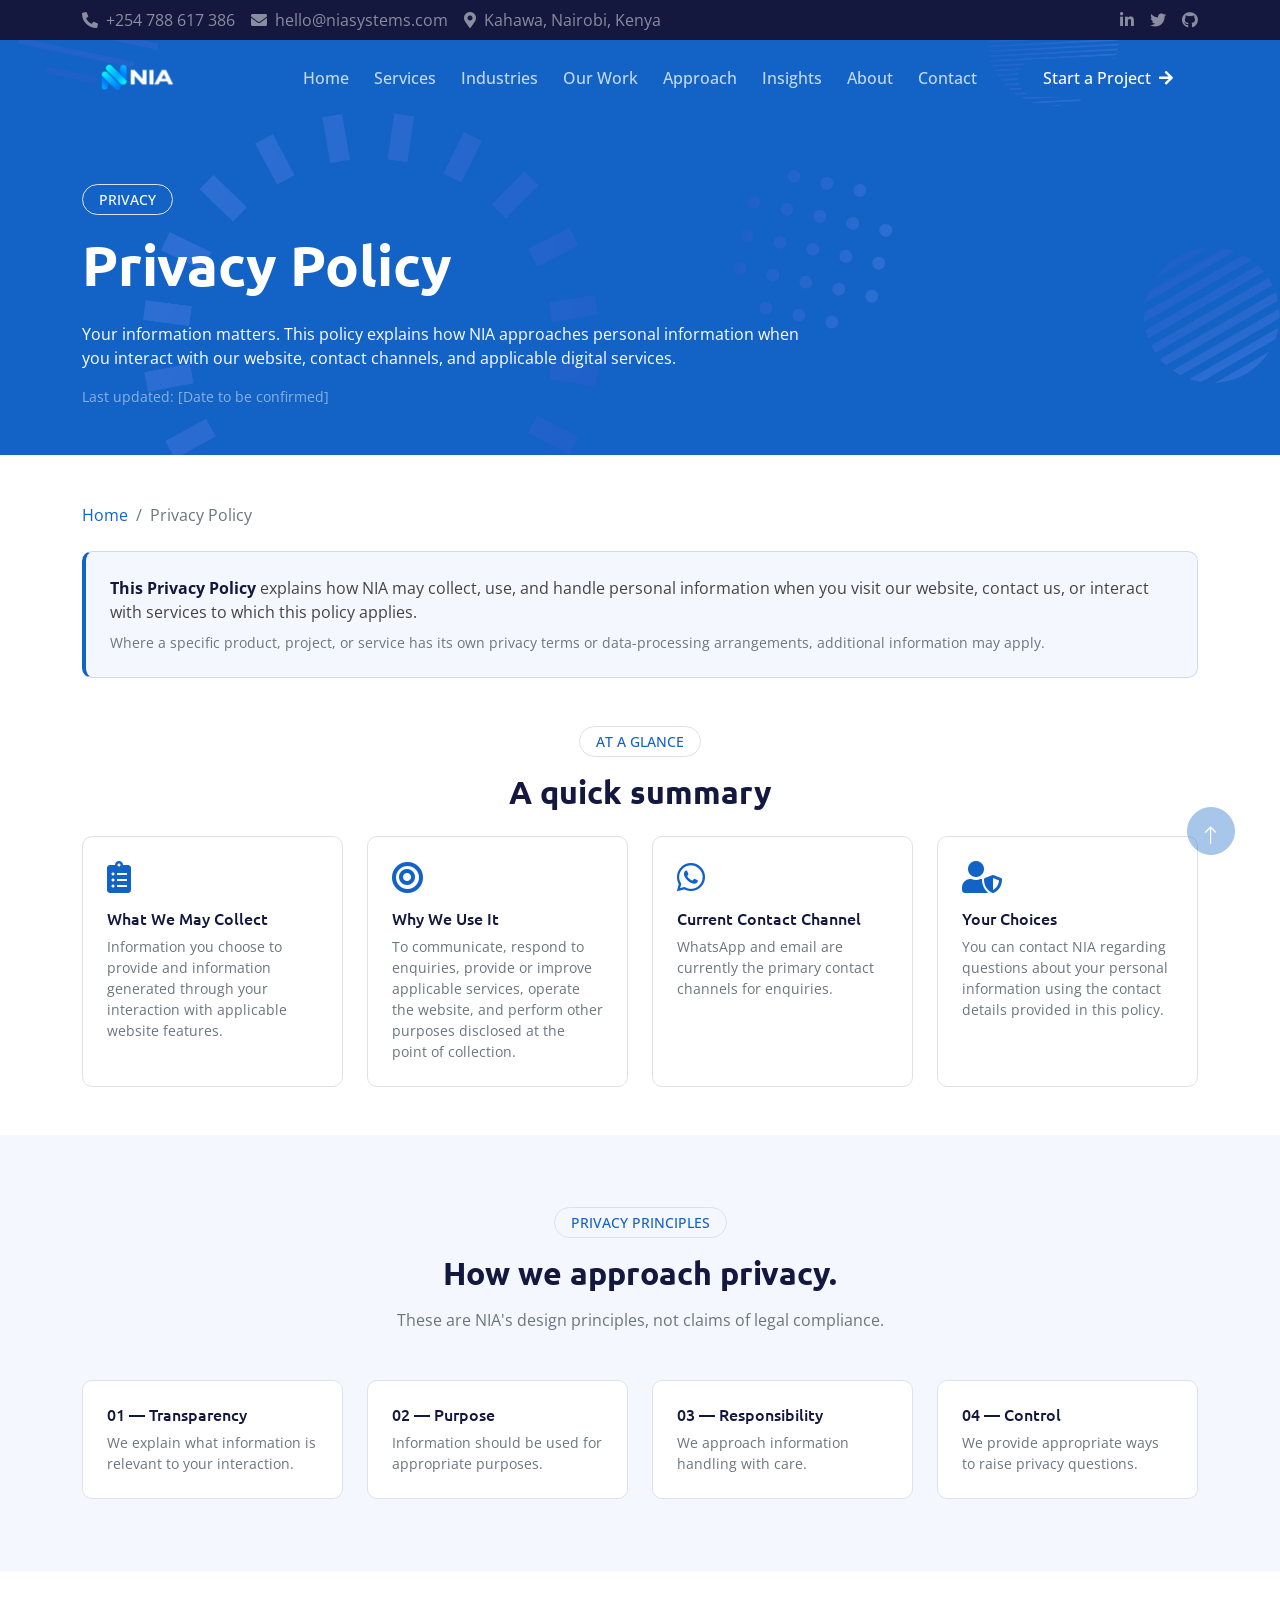
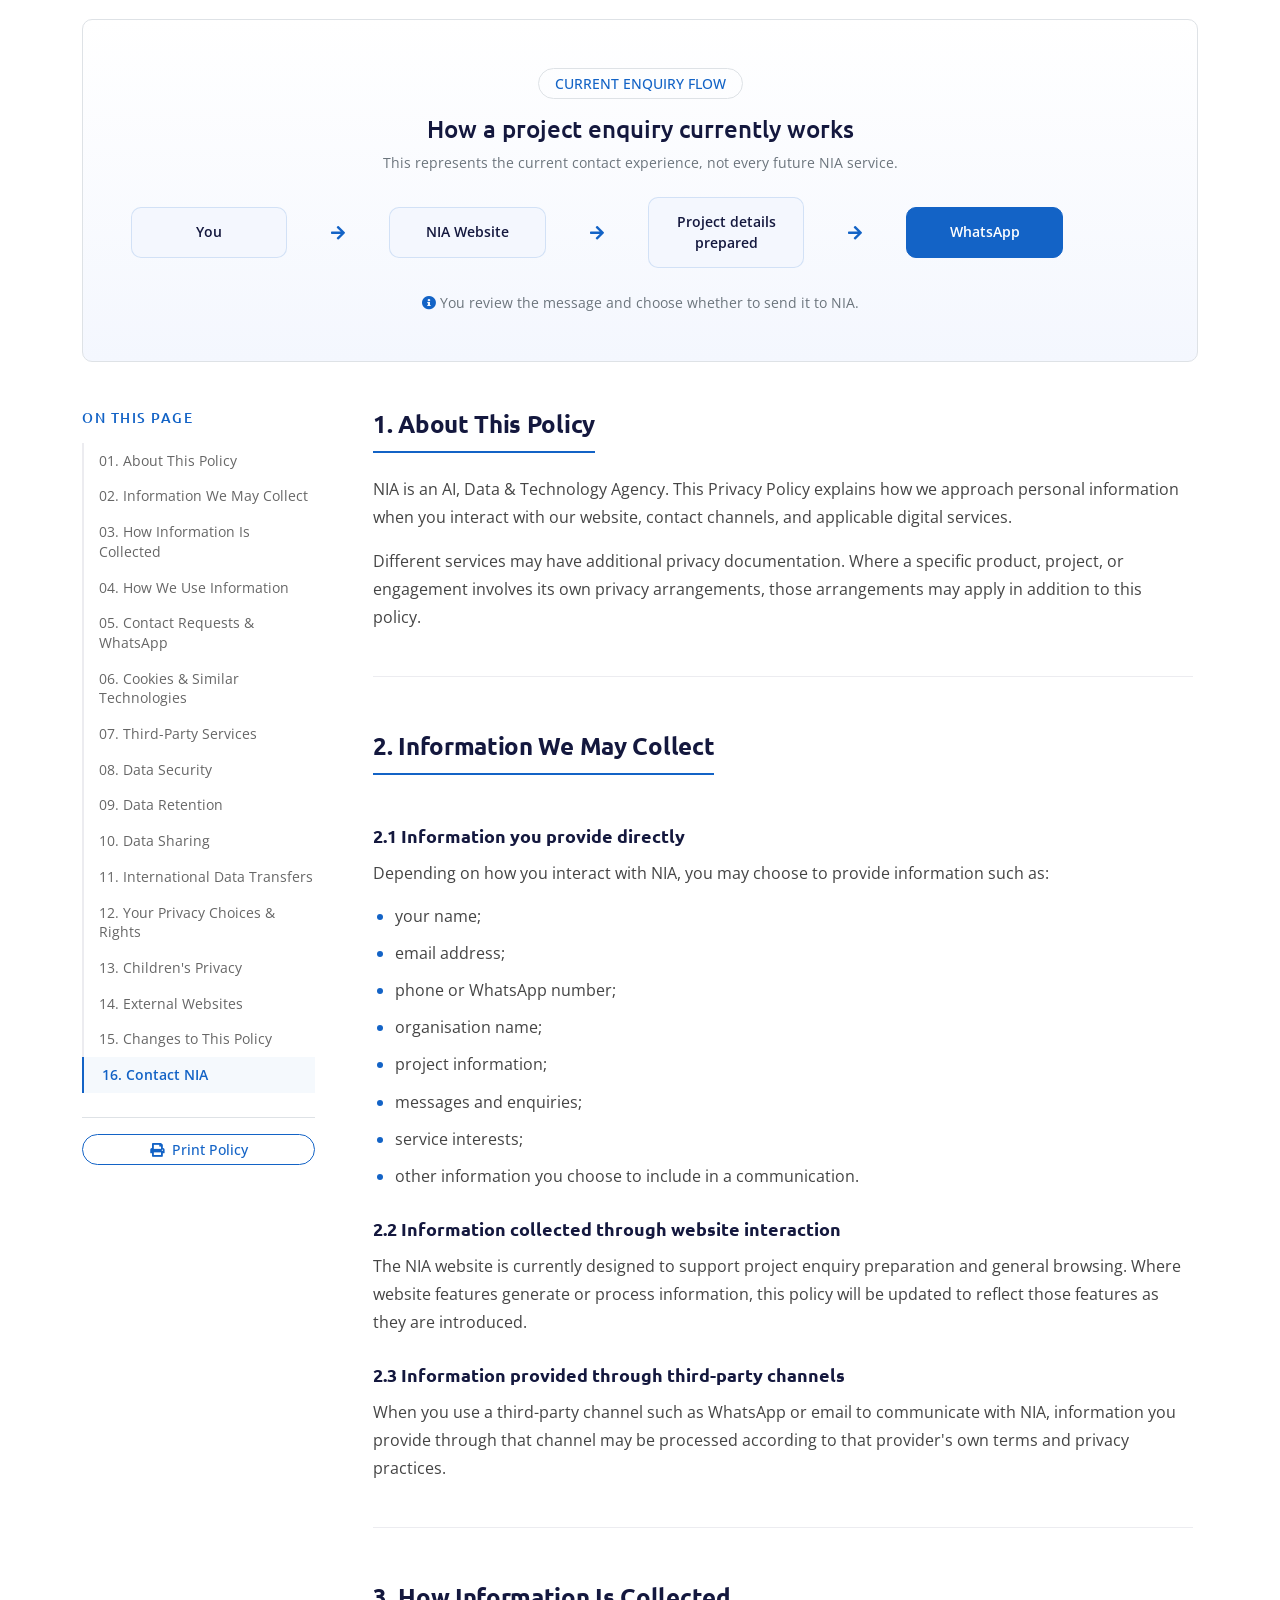
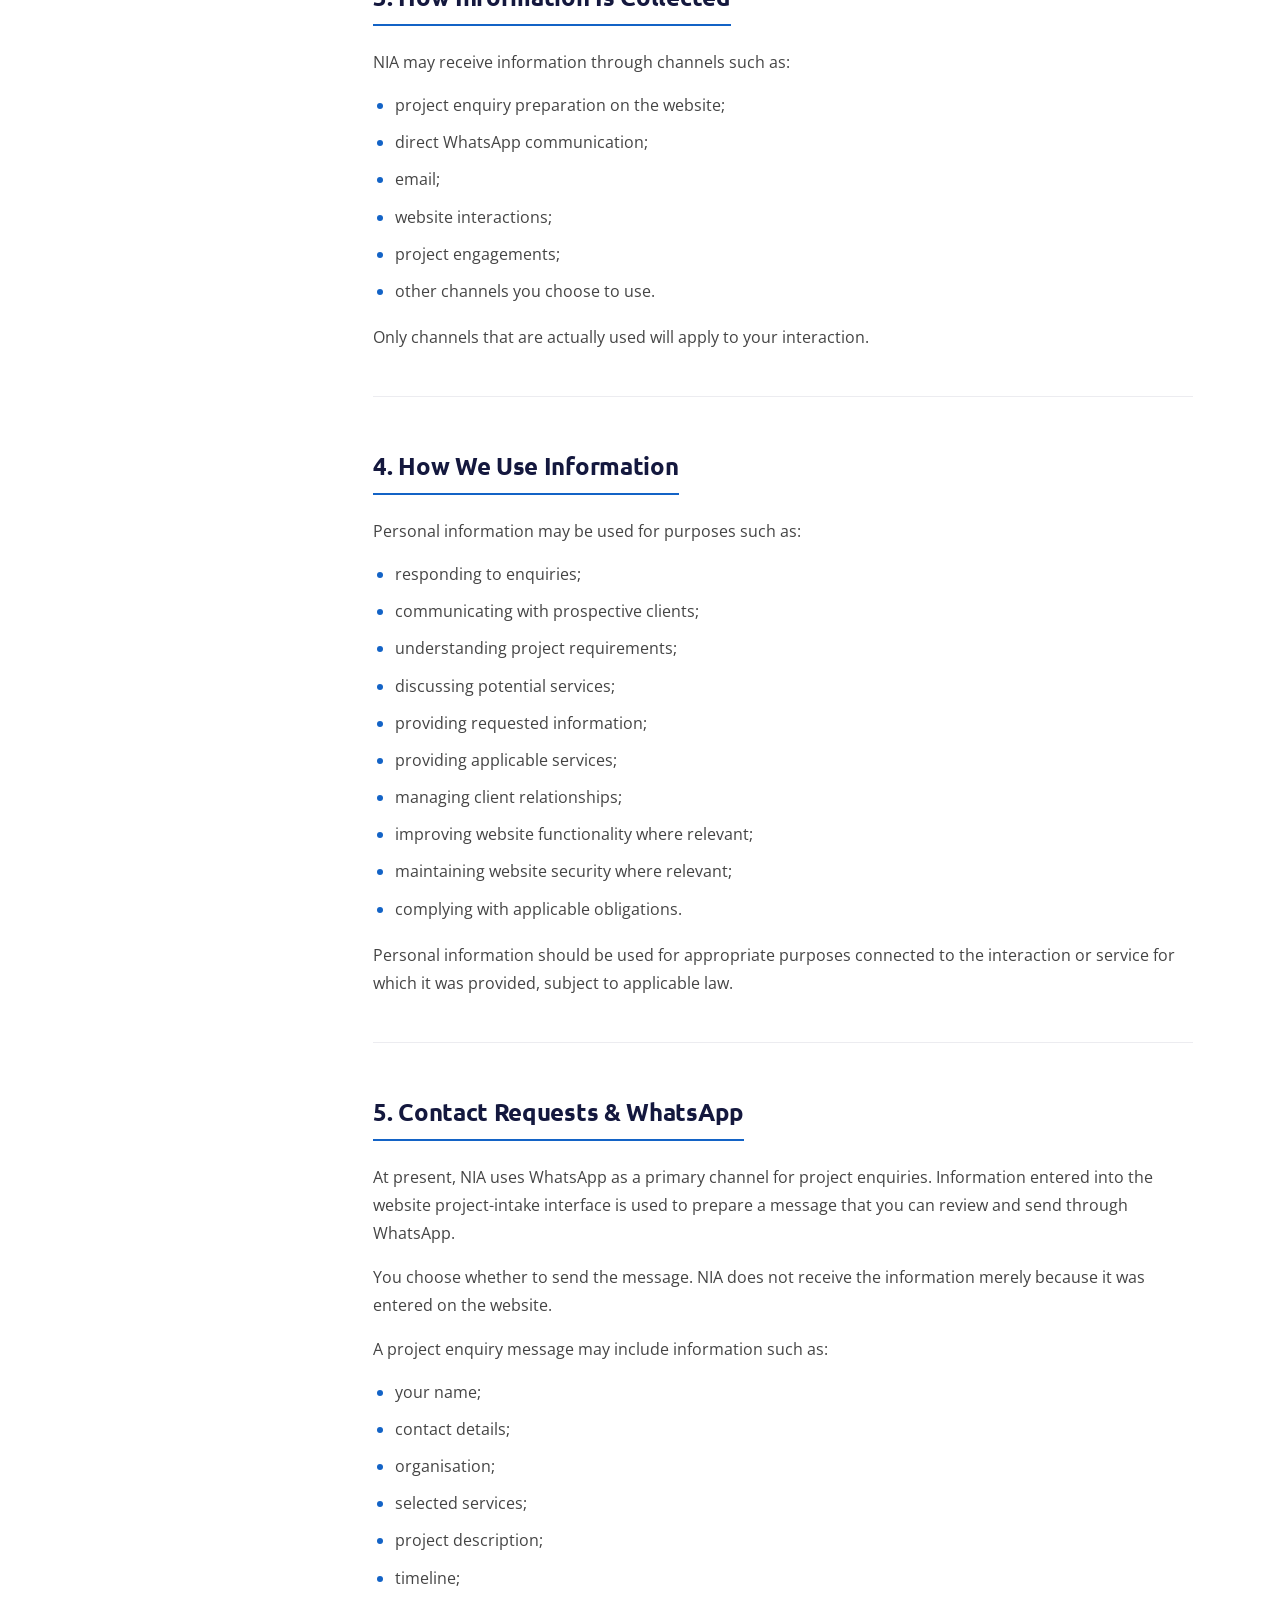
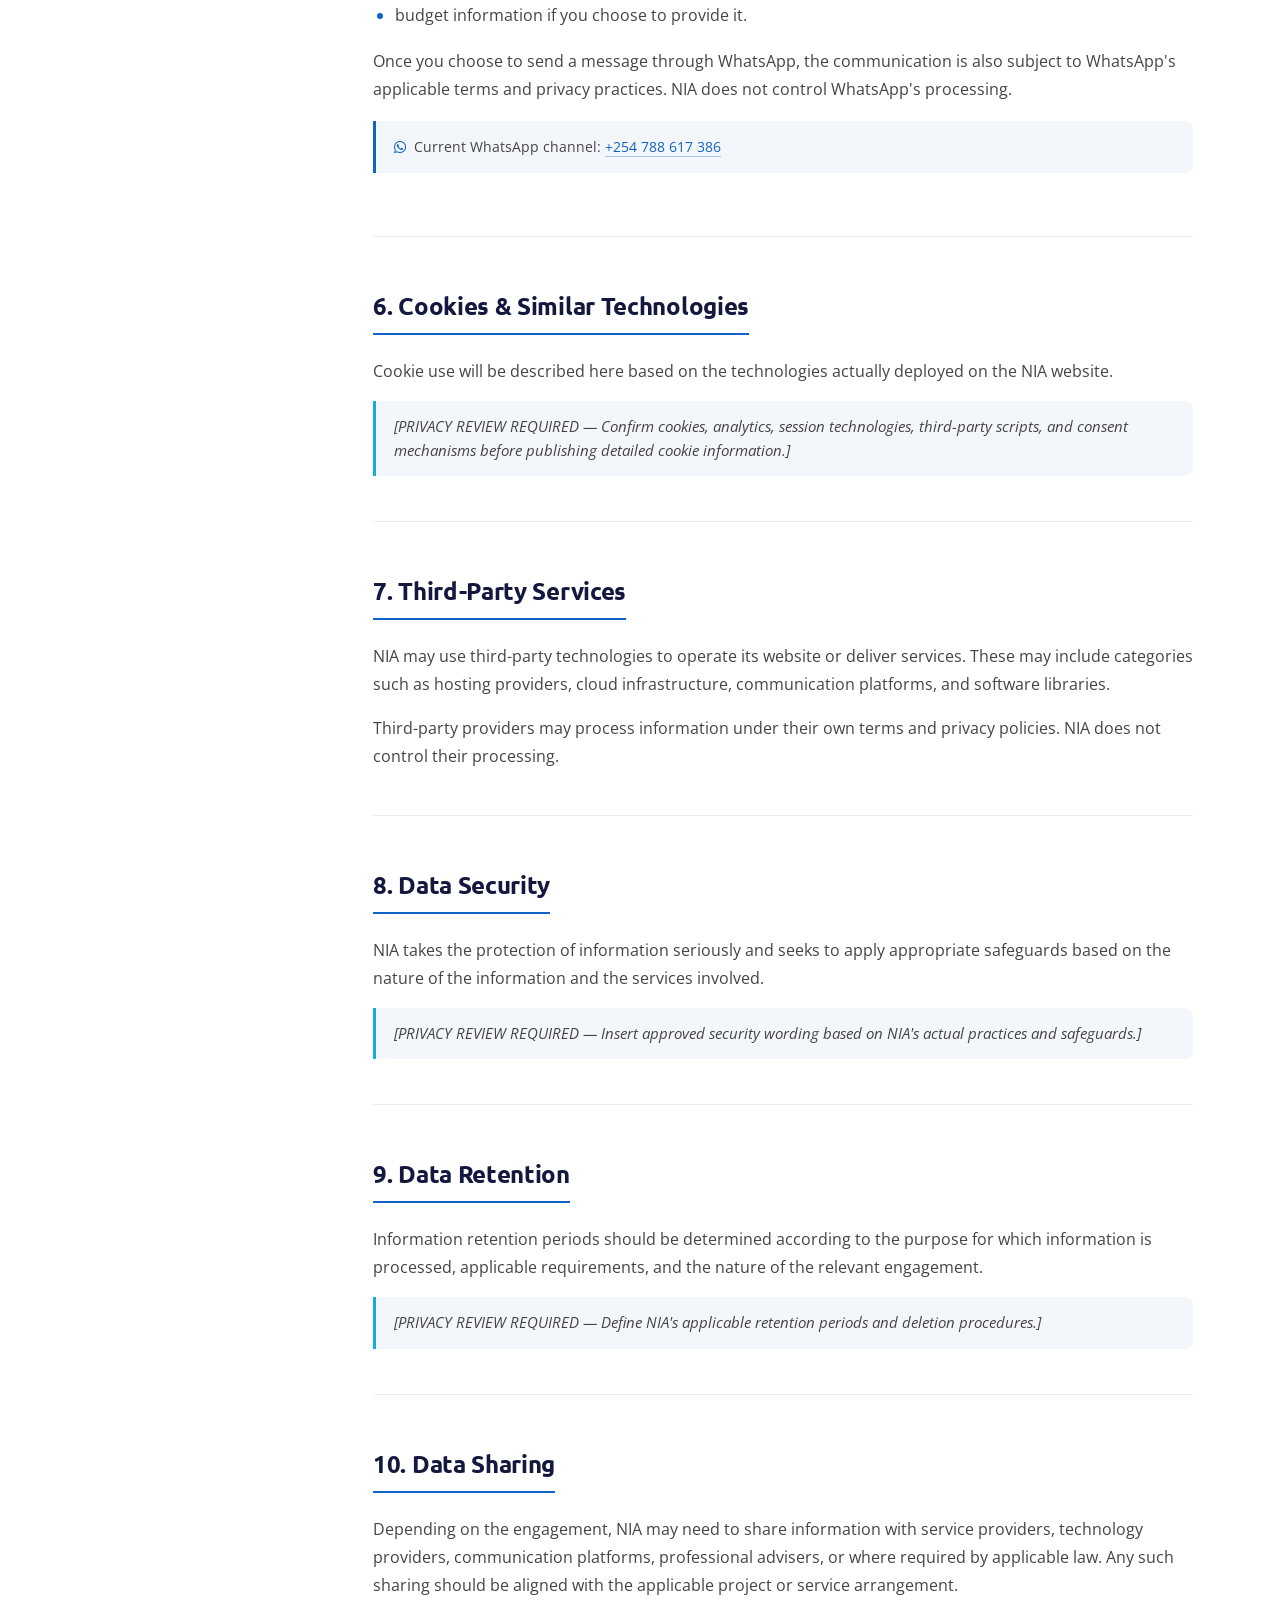
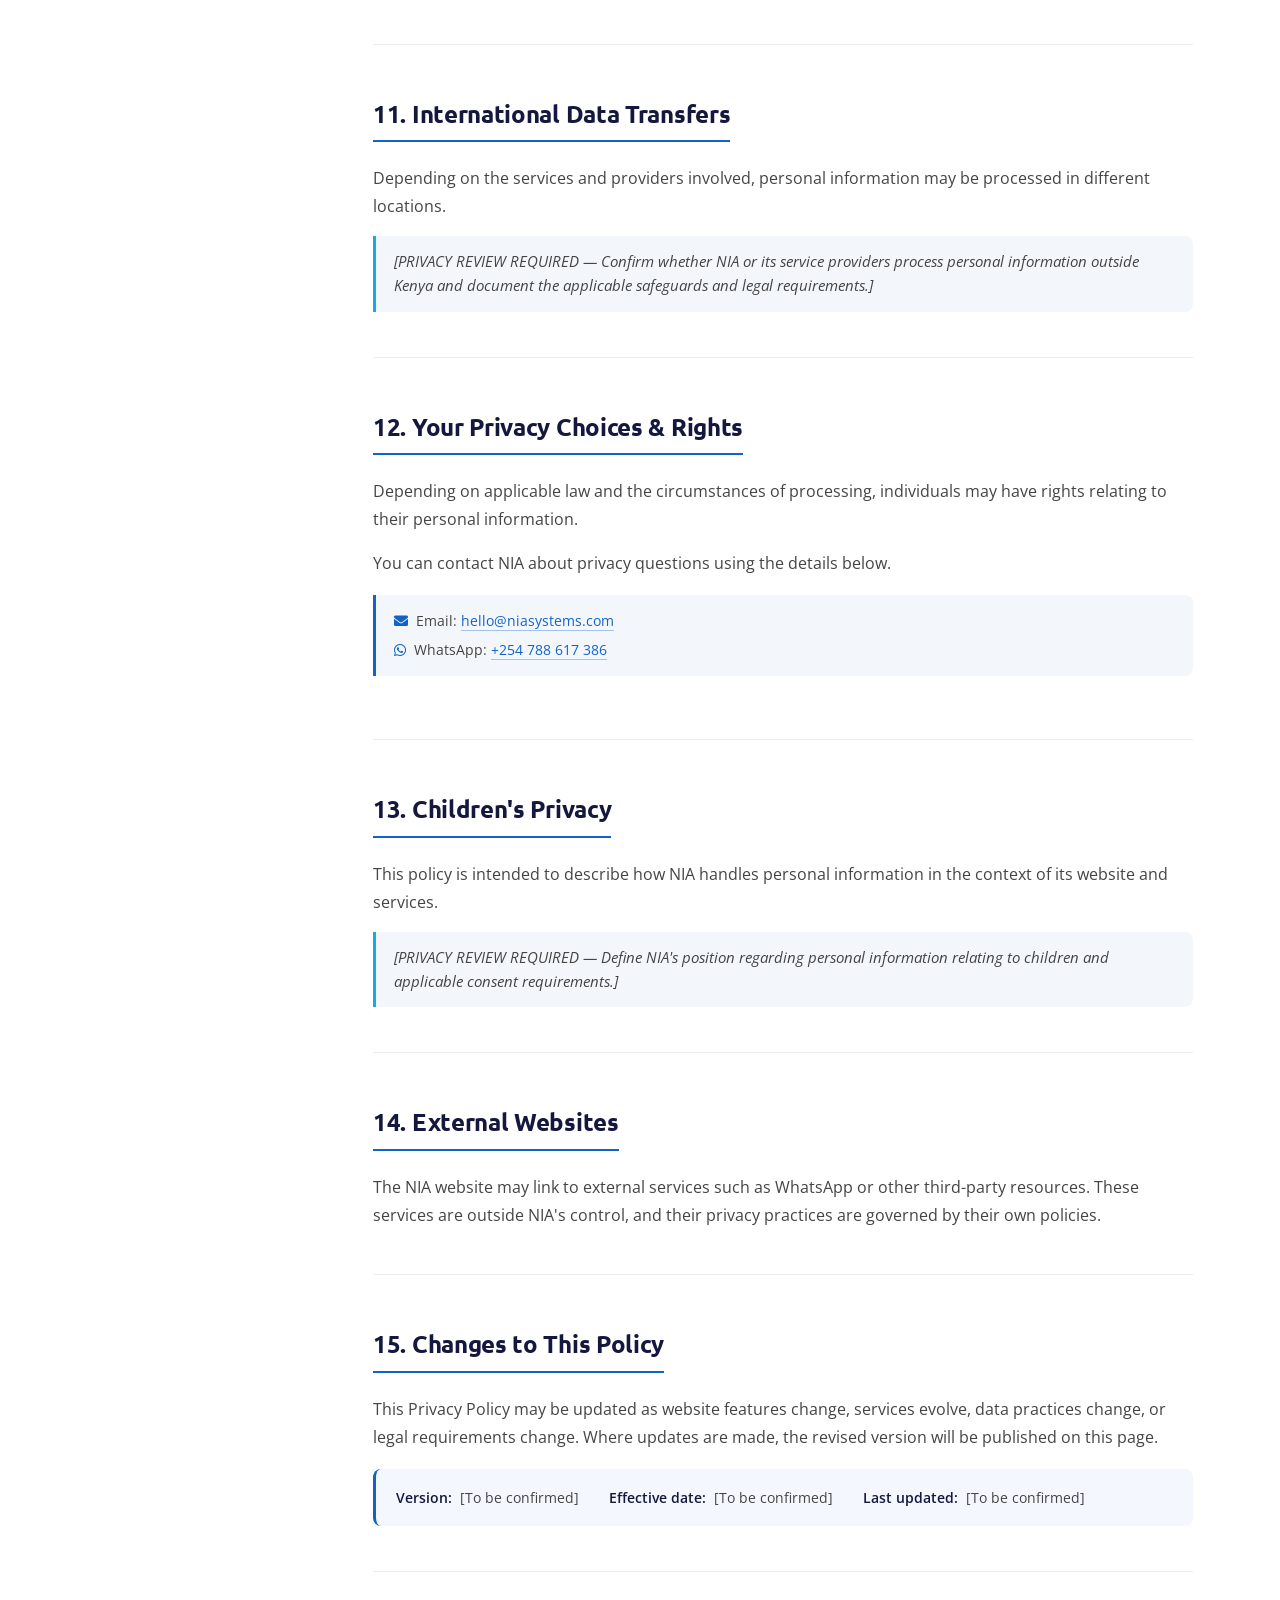
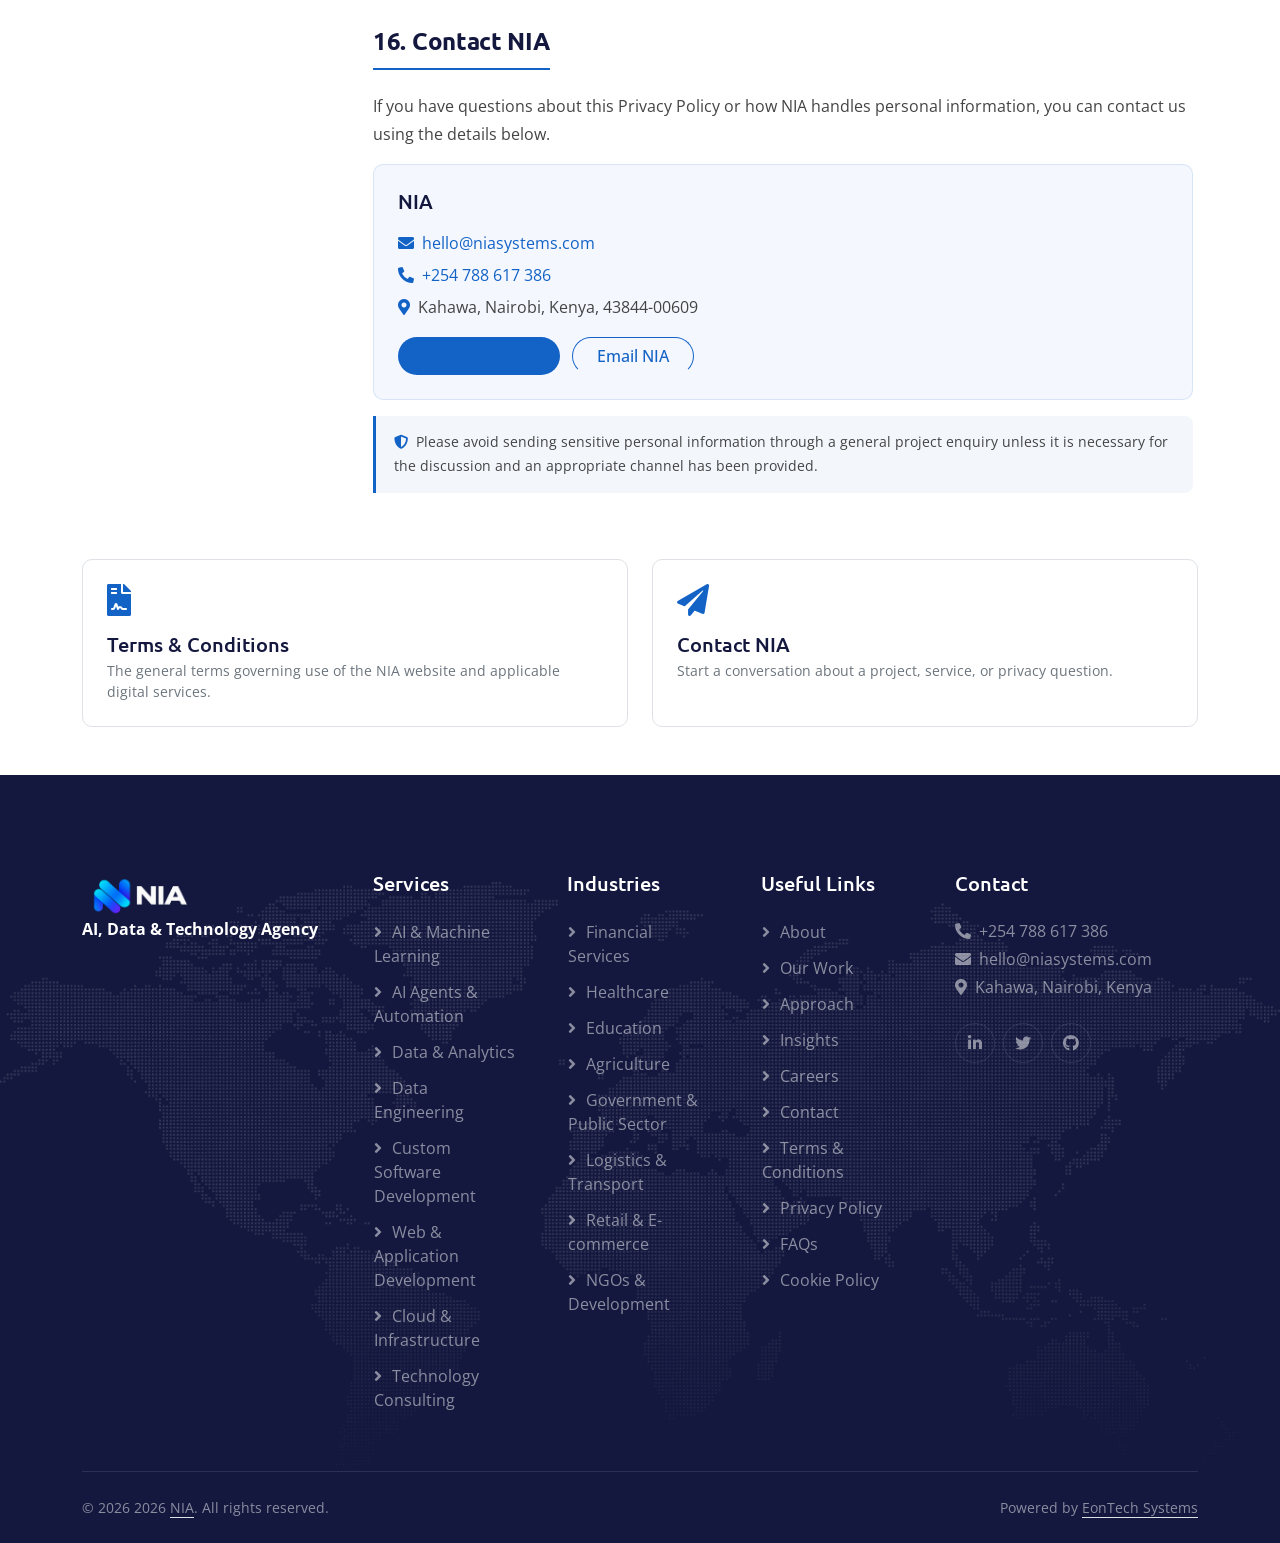
<file: nia-privacy.html>
<!doctype html>
<html lang="en">
  <head>
    <meta charset="utf-8" />
    <title>Privacy Policy | NIA</title>
    <meta
      name="description"
      content="Learn how NIA approaches personal information when you use our website, contact us, or interact with applicable services."
    />
    <meta
      name="keywords"
      content="NIA privacy, privacy policy, data handling, WhatsApp enquiries, personal information Kenya"
    />
    <meta name="viewport" content="width=device-width, initial-scale=1.0" />
    <meta name="theme-color" content="#1363C6" />
    <link rel="canonical" href="https://niasoftwares.com/nia-privacy.html" />

    <!-- Open Graph -->
    <meta property="og:title" content="Privacy Policy | NIA" />
    <meta
      property="og:description"
      content="Learn how NIA approaches personal information when you use our website, contact us, or interact with applicable services."
    />
    <meta property="og:type" content="website" />
    <meta
      property="og:url"
      content="https://niasoftwares.com/nia-privacy.html"
    />
    <meta
      property="og:image"
      content="https://niasoftwares.com/img/nia-logo.png"
    />

    <!-- Twitter -->
    <meta name="twitter:card" content="summary_large_image" />
    <meta name="twitter:title" content="Privacy Policy | NIA" />
    <meta
      name="twitter:description"
      content="Learn how NIA approaches personal information when you use our website, contact us, or interact with applicable services."
    />
    <meta
      name="twitter:image"
      content="https://niasoftwares.com/img/nia-logo.png"
    />

    <!-- Favicon -->
    <link href="img/favicon.ico" rel="icon" />

    <!-- Google Web Fonts -->
    <link rel="preconnect" href="https://fonts.googleapis.com" />
    <link rel="preconnect" href="https://fonts.gstatic.com" crossorigin />
    <link
      href="https://fonts.googleapis.com/css2?family=Open+Sans:wght@400;600&family=Ubuntu:wght@500;700&display=swap"
      rel="stylesheet"
    />

    <!-- Icon Font Stylesheet -->
    <link
      href="https://cdnjs.cloudflare.com/ajax/libs/font-awesome/5.10.0/css/all.min.css"
      rel="stylesheet"
    />
    <link
      href="https://cdn.jsdelivr.net/npm/bootstrap-icons@1.4.1/font/bootstrap-icons.css"
      rel="stylesheet"
    />

    <!-- Libraries Stylesheet -->
    <link href="lib/animate/animate.min.css" rel="stylesheet" />

    <!-- Customized Bootstrap Stylesheet -->
    <link href="css/bootstrap.min.css" rel="stylesheet" />

    <!-- Template Stylesheet -->
    <link href="css/style.css" rel="stylesheet" />

    <!-- ============================================================
         NIA PRIVACY PAGE — PAGE-SCOPED STYLES
         Contained in this file. Does not modify style.css.
         ============================================================ -->
    <style>
      /* ---------- Legal Notice Banner ---------- */
      .nia-legal-notice {
        background: var(--light, #f4f7fe);
        border-color: rgba(19, 99, 198, 0.18) !important;
        border-left: 4px solid var(--primary, #1363c6) !important;
        color: #444;
      }
      .nia-legal-notice strong {
        color: var(--dark, #14183e);
      }

      /* ---------- Sticky Table of Contents (Desktop) ---------- */
      .nia-toc-sticky {
        position: sticky;
        top: 100px;
        max-height: calc(100vh - 140px);
        overflow-y: auto;
        padding-right: 10px;
      }
      .nia-toc-sticky::-webkit-scrollbar {
        width: 5px;
      }
      .nia-toc-sticky::-webkit-scrollbar-track {
        background: transparent;
      }
      .nia-toc-sticky::-webkit-scrollbar-thumb {
        background: rgba(19, 99, 198, 0.25);
        border-radius: 5px;
      }
      .nia-toc-sticky::-webkit-scrollbar-thumb:hover {
        background: rgba(19, 99, 198, 0.5);
      }

      /* ---------- TOC Navigation ---------- */
      .nia-toc-nav {
        display: flex;
        flex-direction: column;
        border-left: 2px solid rgba(20, 24, 62, 0.08);
      }
      .nia-toc-link {
        display: block;
        padding: 8px 0 8px 15px;
        margin-left: -2px;
        font-size: 0.88rem;
        line-height: 1.4;
        color: #666;
        text-decoration: none;
        border-left: 2px solid transparent;
        transition:
          color 0.25s ease,
          border-color 0.25s ease,
          padding-left 0.25s ease,
          background-color 0.25s ease;
      }
      .nia-toc-link:hover {
        color: var(--primary, #1363c6);
        border-left-color: rgba(19, 99, 198, 0.4);
        padding-left: 18px;
      }
      .nia-toc-link.active {
        color: var(--primary, #1363c6);
        border-left-color: var(--primary, #1363c6);
        font-weight: 600;
        padding-left: 18px;
        background: rgba(19, 99, 198, 0.04);
      }
      .nia-toc-link:focus-visible {
        outline: 2px solid var(--primary, #1363c6);
        outline-offset: 2px;
        border-radius: 3px;
      }

      /* ---------- Mobile Table of Contents ---------- */
      .nia-toc-mobile .btn {
        font-size: 0.95rem;
        font-weight: 500;
        border-width: 1px;
        padding: 12px 18px;
      }
      .nia-toc-mobile .btn:hover {
        background: var(--primary, #1363c6);
        color: #fff;
      }
      .nia-toc-mobile .btn .fa-chevron-down {
        transition: transform 0.25s ease;
      }
      .nia-toc-mobile .btn[aria-expanded="true"] .fa-chevron-down {
        transform: rotate(180deg);
      }
      .nia-toc-nav-mobile {
        max-height: 60vh;
        overflow-y: auto;
      }
      .nia-toc-nav-mobile a {
        color: #555;
        text-decoration: none;
        font-size: 0.9rem;
        padding-left: 10px;
        border-bottom: 1px solid rgba(20, 24, 62, 0.06);
        transition:
          color 0.2s ease,
          padding-left 0.2s ease,
          background-color 0.2s ease;
      }
      .nia-toc-nav-mobile a:last-child {
        border-bottom: none;
      }
      .nia-toc-nav-mobile a:hover,
      .nia-toc-nav-mobile a:focus {
        color: var(--primary, #1363c6);
        padding-left: 15px;
        background: rgba(19, 99, 198, 0.04);
        border-radius: 4px;
      }

      /* ---------- Legal Document Container ---------- */
      .nia-legal-doc {
        max-width: 820px;
        color: #444;
        font-size: 1rem;
        line-height: 1.75;
      }

      /* ---------- Legal Section ---------- */
      .nia-legal-section {
        scroll-margin-top: 120px;
        margin-bottom: 55px;
        padding-bottom: 45px;
        border-bottom: 1px solid rgba(20, 24, 62, 0.08);
      }
      .nia-legal-section:last-child {
        border-bottom: none;
        margin-bottom: 0;
        padding-bottom: 0;
      }
      .nia-legal-section h2 {
        color: var(--dark, #14183e);
        font-size: 1.5rem;
        font-weight: 700;
        margin-bottom: 22px;
        padding-bottom: 12px;
        border-bottom: 2px solid var(--primary, #1363c6);
        display: inline-block;
        letter-spacing: -0.3px;
      }
      .nia-legal-section h3 {
        color: var(--dark, #14183e);
        font-size: 1.15rem;
        font-weight: 600;
        margin-top: 28px;
        margin-bottom: 12px;
      }
      .nia-legal-section p {
        margin-bottom: 16px;
        color: #444;
      }
      .nia-legal-section p:last-child {
        margin-bottom: 0;
      }
      .nia-legal-section ul,
      .nia-legal-section ol {
        margin-bottom: 18px;
        padding-left: 22px;
      }
      .nia-legal-section ul li,
      .nia-legal-section ol li {
        margin-bottom: 10px;
        color: #444;
        line-height: 1.7;
      }
      .nia-legal-section ul li::marker {
        color: var(--primary, #1363c6);
      }
      .nia-legal-section a {
        color: var(--primary, #1363c6);
        text-decoration: none;
        border-bottom: 1px solid rgba(19, 99, 198, 0.35);
        transition:
          border-color 0.2s ease,
          color 0.2s ease;
      }
      .nia-legal-section a:hover {
        color: #0f4f9e;
        border-bottom-color: #0f4f9e;
      }
      .nia-legal-section a:focus-visible {
        outline: 2px solid var(--primary, #1363c6);
        outline-offset: 2px;
        border-radius: 3px;
      }

      /* ---------- Legal Review Placeholder ---------- */
      .nia-legal-placeholder {
        display: block;
        padding: 14px 18px;
        background: rgba(19, 99, 198, 0.05);
        border-left: 3px solid var(--secondary, #15ace1);
        border-radius: 0 8px 8px 0;
        color: #4a5568;
        font-size: 0.92rem;
        font-style: italic;
        line-height: 1.6;
        margin: 15px 0;
      }

      /* ---------- Legal Callout ---------- */
      .nia-legal-callout {
        padding: 14px 18px;
        background: rgba(19, 99, 198, 0.05);
        border-left: 3px solid var(--primary, #1363c6);
        border-radius: 0 8px 8px 0;
        margin: 18px 0;
      }
      .nia-legal-callout p {
        color: #444;
      }

      /* ---------- Legal Meta (Version, Dates) ---------- */
      .nia-legal-meta {
        display: flex;
        flex-wrap: wrap;
        gap: 20px 30px;
        padding: 16px 20px;
        background: var(--light, #f4f7fe);
        border-radius: 8px;
        border-left: 3px solid var(--primary, #1363c6);
        font-size: 0.9rem;
        color: #555;
        margin-top: 18px;
      }
      .nia-legal-meta strong {
        color: var(--dark, #14183e);
        font-weight: 600;
        margin-right: 4px;
      }

      /* ---------- Legal Contact Card ---------- */
      .nia-legal-contact {
        border-color: rgba(19, 99, 198, 0.12) !important;
      }
      .nia-legal-contact h5 {
        color: var(--dark, #14183e);
        font-weight: 700;
      }
      .nia-legal-contact a {
        color: var(--primary, #1363c6);
        text-decoration: none;
        border-bottom: 1px solid transparent;
        transition:
          border-color 0.2s ease,
          color 0.2s ease;
      }
      .nia-legal-contact a:hover {
        color: #0f4f9e;
        border-bottom-color: #0f4f9e;
      }

      /* ---------- Privacy Flow Diagram ---------- */
      .nia-privacy-flow {
        background: linear-gradient(
          180deg,
          #ffffff 0%,
          var(--light, #f4f7fe) 100%
        );
      }
      .nia-flow-step-box {
        padding: 14px 10px;
        background: var(--light, #f4f7fe);
        border: 1px solid rgba(19, 99, 198, 0.15);
        border-radius: 10px;
        font-size: 0.85rem;
        font-weight: 600;
        color: var(--dark, #14183e);
        transition:
          border-color 0.25s ease,
          background-color 0.25s ease,
          transform 0.25s ease;
      }
      .nia-flow-step-box:hover {
        border-color: var(--primary, #1363c6);
        transform: translateY(-2px);
      }
      .nia-flow-active {
        background: var(--primary, #1363c6);
        color: #fff;
        border-color: var(--primary, #1363c6);
      }

      /* ---------- Related Legal Link Cards ---------- */
      .nia-related-legal-link {
        transition:
          border-color 0.25s ease,
          box-shadow 0.25s ease,
          transform 0.25s ease;
      }
      .nia-related-legal-link:hover {
        border-color: var(--primary, #1363c6) !important;
        box-shadow: 0 10px 25px rgba(19, 99, 198, 0.08);
        transform: translateY(-3px);
      }
      .nia-related-legal-link:focus-visible {
        outline: 2px solid var(--primary, #1363c6);
        outline-offset: 3px;
      }

      /* ---------- Responsive: Tablet & Below ---------- */
      @media (max-width: 991.98px) {
        .nia-legal-doc {
          max-width: 100%;
        }
        .nia-legal-section {
          scroll-margin-top: 100px;
          margin-bottom: 40px;
          padding-bottom: 32px;
        }
        .nia-legal-section h2 {
          font-size: 1.35rem;
        }
        .nia-legal-notice {
          padding: 20px !important;
        }
        .nia-legal-meta {
          flex-direction: column;
          gap: 8px;
        }
      }

      /* ---------- Responsive: Mobile ---------- */
      @media (max-width: 767.98px) {
        .nia-legal-doc {
          font-size: 0.95rem;
          line-height: 1.7;
        }
        .nia-legal-section {
          scroll-margin-top: 90px;
          margin-bottom: 35px;
          padding-bottom: 28px;
        }
        .nia-legal-section h2 {
          font-size: 1.2rem;
          margin-bottom: 16px;
          padding-bottom: 8px;
        }
        .nia-legal-section h3 {
          font-size: 1.05rem;
        }
        .nia-legal-section p {
          margin-bottom: 14px;
        }
        .nia-legal-section ul,
        .nia-legal-section ol {
          padding-left: 18px;
        }
        .nia-legal-section ul li,
        .nia-legal-section ol li {
          margin-bottom: 8px;
        }
        .nia-legal-placeholder {
          padding: 12px 15px;
          font-size: 0.88rem;
        }
        .nia-legal-meta {
          padding: 14px 16px;
          font-size: 0.85rem;
        }
        .nia-legal-contact {
          padding: 22px !important;
        }
        .nia-legal-contact .btn {
          width: 100%;
          margin-right: 0 !important;
          margin-bottom: 10px;
        }
        .nia-legal-contact .btn:last-child {
          margin-bottom: 0;
        }
        .nia-legal-doc a {
          word-break: break-word;
        }
      }

      /* ---------- Responsive: Very Small Screens ---------- */
      @media (max-width: 419.98px) {
        .nia-legal-section h2 {
          font-size: 1.1rem;
        }
        .nia-legal-doc {
          font-size: 0.92rem;
        }
        .nia-toc-mobile .btn {
          font-size: 0.88rem;
          padding: 10px 14px;
        }
      }

      /* ---------- Print Styles ---------- */
      @media print {
        .sticky-top,
        .back-to-top,
        .footer,
        #spinner,
        .nia-toc-sticky,
        .nia-toc-mobile,
        .btn,
        .hero-header::before,
        .hero-header::after {
          display: none !important;
        }
        body,
        .container-fluid,
        .container,
        .nia-legal-doc,
        .nia-legal-section,
        .nia-legal-notice,
        .nia-legal-contact,
        .nia-legal-meta,
        .nia-privacy-flow,
        .nia-related-legal-link,
        .nia-flow-step-box {
          background: #fff !important;
          color: #000 !important;
          box-shadow: none !important;
          transform: none !important;
        }
        .nia-legal-section {
          border-bottom: 1px solid #ccc !important;
          padding-bottom: 20px !important;
          margin-bottom: 25px !important;
          page-break-inside: avoid;
        }
        .nia-legal-section h2 {
          color: #000 !important;
          border-bottom: 2px solid #000 !important;
          font-size: 16pt !important;
          page-break-after: avoid;
        }
        .nia-legal-section h3 {
          color: #000 !important;
          font-size: 12pt !important;
          page-break-after: avoid;
        }
        .nia-legal-doc {
          max-width: 100% !important;
          font-size: 11pt !important;
          line-height: 1.5 !important;
        }
        .nia-legal-section a[href^="http"]::after {
          content: " (" attr(href) ")";
          font-size: 9pt;
          color: #555;
          word-break: break-all;
        }
        .nia-legal-placeholder,
        .nia-legal-callout {
          background: #f5f5f5 !important;
          border-left: 3px solid #666 !important;
          padding: 10px 14px !important;
          font-size: 10pt !important;
          page-break-inside: avoid;
        }
        body::before {
          content: "NIA — Privacy Policy";
          display: block;
          font-size: 14pt;
          font-weight: bold;
          text-align: center;
          padding-bottom: 15px;
          margin-bottom: 20px;
          border-bottom: 2px solid #000;
        }
      }

      /* ---------- Reduced Motion ---------- */
      @media (prefers-reduced-motion: reduce) {
        .nia-toc-link,
        .nia-toc-nav-mobile a,
        .nia-legal-section a,
        .nia-legal-contact a,
        .nia-toc-mobile .btn .fa-chevron-down,
        .nia-flow-step-box,
        .nia-related-legal-link {
          transition: none !important;
        }
      }
    </style>
    <link rel="icon" href="img/icon-logo.JPG" type="image/png" />
  </head>

  <body>
    <!-- Spinner Start -->
    <div
      id="spinner"
      class="show bg-white position-fixed translate-middle w-100 vh-100 top-50 start-50 d-flex align-items-center justify-content-center"
    >
      <div
        class="spinner-grow text-primary"
        style="width: 3rem; height: 3rem"
        role="status"
      >
        <span class="sr-only">Loading...</span>
      </div>
    </div>
    <!-- Spinner End -->

    <!-- Top Bar Start -->
    <div class="container-fluid bg-dark text-white-50 py-2 d-none d-lg-block">
      <div class="container">
        <div class="d-flex justify-content-between align-items-center">
          <div class="d-flex align-items-center">
            <a class="text-white-50 me-3" href="tel:+254788617386"
              ><i class="fa fa-phone-alt me-2"></i>+254 788 617 386</a
            >
            <a class="text-white-50 me-3" href="mailto:hello@niasystems.com"
              ><i class="fa fa-envelope me-2"></i>hello@niasystems.com</a
            >
            <span class="text-white-50"
              ><i class="fa fa-map-marker-alt me-2"></i>Kahawa, Nairobi,
              Kenya</span
            >
          </div>
          <div class="d-flex">
            <a class="text-white-50 me-3" href="#"
              ><i class="fab fa-linkedin-in"></i
            ></a>
            <a class="text-white-50 me-3" href="#"
              ><i class="fab fa-twitter"></i
            ></a>
            <a class="text-white-50" href="#"><i class="fab fa-github"></i></a>
          </div>
        </div>
      </div>
    </div>
    <!-- Top Bar End -->

    <!-- Navbar Start -->
    <div class="container-fluid sticky-top">
      <div class="container">
        <nav class="navbar navbar-expand-lg navbar-dark p-0">
          <a href="index.html" class="navbar-brand">
            <img src="img/nia-logo.png" alt="NIA" style="height: 45px" />
          </a>
          <button
            type="button"
            class="navbar-toggler ms-auto me-0"
            data-bs-toggle="collapse"
            data-bs-target="#navbarCollapse"
          >
            <span class="navbar-toggler-icon"></span>
          </button>
          <div class="collapse navbar-collapse" id="navbarCollapse">
            <div class="navbar-nav ms-auto align-items-lg-center">
              <a href="index.html" class="nav-item nav-link">Home</a>

              <!-- Mega Menu: Services -->
              <div class="nav-item dropdown mega-menu">
                <a
                  href="#"
                  class="nav-link dropdown-toggle"
                  data-bs-toggle="dropdown"
                  >Services</a
                >
                <div class="dropdown-menu mega-dropdown">
                  <div class="row g-0">
                    <div class="col-lg-3 col-md-6">
                      <div class="mega-col">
                        <h6 class="mega-heading">AI, Automation &amp; ML</h6>
                        <a href="nia-services.html#ai-ml" class="mega-link"
                          >AI &amp; Machine Learning</a
                        >
                        <a href="nia-services.html#ai-agents" class="mega-link"
                          >AI Agents &amp; Automation</a
                        >
                        <a
                          href="nia-services.html#data-analytics"
                          class="mega-link"
                          >Data &amp; Analytics</a
                        >
                        <a
                          href="nia-services.html#data-engineering"
                          class="mega-link"
                          >Data Engineering</a
                        >
                      </div>
                    </div>
                    <div class="col-lg-3 col-md-6">
                      <div class="mega-col">
                        <h6 class="mega-heading">Development</h6>
                        <a
                          href="nia-services.html#custom-software"
                          class="mega-link"
                          >Custom Software Development</a
                        >
                        <a href="nia-services.html#web-app" class="mega-link"
                          >Web &amp; Application Development</a
                        >
                        <a
                          href="nia-services.html#cloud-infra"
                          class="mega-link"
                          >Cloud &amp; Infrastructure</a
                        >
                        <a href="nia-services.html#consulting" class="mega-link"
                          >Technology Consulting</a
                        >
                      </div>
                    </div>
                    <div class="col-lg-6 d-none d-lg-block">
                      <div class="mega-feature">
                        <i class="fa fa-cogs fa-2x text-primary mb-2"></i>
                        <h6 class="text-white">
                          Technology designed around your problems.
                        </h6>
                        <p class="small text-white-50 mb-2">
                          From AI to custom software, we build what your
                          organisation actually needs.
                        </p>
                        <a
                          href="nia-services.html"
                          class="btn btn-sm btn-primary rounded-pill px-3"
                          >Explore All Services
                          <i class="fa fa-arrow-right ms-1"></i
                        ></a>
                      </div>
                    </div>
                  </div>
                </div>
              </div>

              <!-- Mega Menu: Industries -->
              <div class="nav-item dropdown mega-menu">
                <a
                  href="#"
                  class="nav-link dropdown-toggle"
                  data-bs-toggle="dropdown"
                  >Industries</a
                >
                <div class="dropdown-menu mega-dropdown">
                  <div class="row g-0">
                    <div class="col-lg-3 col-md-6">
                      <div class="mega-col">
                        <h6 class="mega-heading">Sectors</h6>
                        <a href="nia-industries.html#finance" class="mega-link"
                          >Financial Services</a
                        >
                        <a
                          href="nia-industries.html#healthcare"
                          class="mega-link"
                          >Healthcare</a
                        >
                        <a
                          href="nia-industries.html#education"
                          class="mega-link"
                          >Education</a
                        >
                        <a
                          href="nia-industries.html#agriculture"
                          class="mega-link"
                          >Agriculture</a
                        >
                      </div>
                    </div>
                    <div class="col-lg-3 col-md-6">
                      <div class="mega-col">
                        <h6 class="mega-heading">Public &amp; Commerce</h6>
                        <a
                          href="nia-industries.html#government"
                          class="mega-link"
                          >Government &amp; Public Sector</a
                        >
                        <a
                          href="nia-industries.html#logistics"
                          class="mega-link"
                          >Logistics &amp; Transport</a
                        >
                        <a href="nia-industries.html#retail" class="mega-link"
                          >Retail &amp; E-commerce</a
                        >
                        <a href="nia-industries.html#ngos" class="mega-link"
                          >NGOs &amp; Development</a
                        >
                      </div>
                    </div>
                    <div class="col-lg-6 d-none d-lg-block">
                      <div class="mega-feature">
                        <i
                          class="fa fa-globe-africa fa-2x text-primary mb-2"
                        ></i>
                        <h6 class="text-white">
                          Solutions shaped around real-world industries.
                        </h6>
                        <p class="small text-white-50 mb-2">
                          We understand the context behind the technology.
                        </p>
                        <a
                          href="nia-industries.html"
                          class="btn btn-sm btn-primary rounded-pill px-3"
                          >Explore Industries
                          <i class="fa fa-arrow-right ms-1"></i
                        ></a>
                      </div>
                    </div>
                  </div>
                </div>
              </div>

              <!-- Mega Menu: Our Work -->
              <div class="nav-item dropdown mega-menu">
                <a
                  href="#"
                  class="nav-link dropdown-toggle"
                  data-bs-toggle="dropdown"
                  >Our Work</a
                >
                <div class="dropdown-menu mega-dropdown">
                  <div class="row g-0">
                    <div class="col-lg-3 col-md-6">
                      <div class="mega-col">
                        <h6 class="mega-heading">Evidence</h6>
                        <a href="nia-work.html#case-studies" class="mega-link"
                          >Case Studies</a
                        >
                        <a href="nia-work.html#projects" class="mega-link"
                          >Projects</a
                        >
                        <a href="nia-work.html#client-results" class="mega-link"
                          >Client Results</a
                        >
                      </div>
                    </div>
                    <div class="col-lg-3 col-md-6">
                      <div class="mega-col">
                        <h6 class="mega-heading">Coming Soon</h6>
                        <span class="mega-link disabled"
                          >Project Dashboard</span
                        >
                        <span class="mega-link disabled">Client Portal</span>
                      </div>
                    </div>
                    <div class="col-lg-6 d-none d-lg-block">
                      <div class="mega-feature">
                        <i class="fa fa-chart-line fa-2x text-primary mb-2"></i>
                        <h6 class="text-white">
                          Technology that delivers outcomes.
                        </h6>
                        <p class="small text-white-50 mb-2">
                          Real projects will be populated from the NIA
                          dashboard.
                        </p>
                        <a
                          href="nia-work.html"
                          class="btn btn-sm btn-primary rounded-pill px-3"
                          >View Our Work <i class="fa fa-arrow-right ms-1"></i
                        ></a>
                      </div>
                    </div>
                  </div>
                </div>
              </div>

              <!-- Mega Menu: Approach -->
              <div class="nav-item dropdown mega-menu">
                <a
                  href="#"
                  class="nav-link dropdown-toggle"
                  data-bs-toggle="dropdown"
                  >Approach</a
                >
                <div class="dropdown-menu mega-dropdown">
                  <div class="row g-0">
                    <div class="col-lg-3 col-md-6">
                      <div class="mega-col">
                        <h6 class="mega-heading">Process</h6>
                        <a
                          href="nia-approach.html#how-we-work"
                          class="mega-link"
                          >How We Work</a
                        >
                        <a href="nia-approach.html#discovery" class="mega-link"
                          >Discovery</a
                        >
                        <a href="nia-approach.html#strategy" class="mega-link"
                          >Strategy</a
                        >
                        <a href="nia-approach.html#design-dev" class="mega-link"
                          >Design &amp; Development</a
                        >
                      </div>
                    </div>
                    <div class="col-lg-3 col-md-6">
                      <div class="mega-col">
                        <h6 class="mega-heading">Delivery</h6>
                        <a href="nia-approach.html#deployment" class="mega-link"
                          >Deployment</a
                        >
                        <a href="nia-approach.html#support" class="mega-link"
                          >Support &amp; Scaling</a
                        >
                      </div>
                    </div>
                    <div class="col-lg-6 d-none d-lg-block">
                      <div class="mega-feature">
                        <i class="fa fa-route fa-2x text-primary mb-2"></i>
                        <h6 class="text-white">From problem to impact.</h6>
                        <p class="small text-white-50 mb-2">
                          A clear, structured path from understanding to scale.
                        </p>
                        <a
                          href="nia-approach.html"
                          class="btn btn-sm btn-primary rounded-pill px-3"
                          >See Our Approach
                          <i class="fa fa-arrow-right ms-1"></i
                        ></a>
                      </div>
                    </div>
                  </div>
                </div>
              </div>

              <!-- Mega Menu: Insights -->
              <div class="nav-item dropdown mega-menu">
                <a
                  href="#"
                  class="nav-link dropdown-toggle"
                  data-bs-toggle="dropdown"
                  >Insights</a
                >
                <div class="dropdown-menu mega-dropdown">
                  <div class="row g-0">
                    <div class="col-lg-3 col-md-6">
                      <div class="mega-col">
                        <h6 class="mega-heading">Knowledge</h6>
                        <a href="nia-insights.html#articles" class="mega-link"
                          >Articles</a
                        >
                        <a href="nia-insights.html#research" class="mega-link"
                          >Research</a
                        >
                        <a href="nia-insights.html#guides" class="mega-link"
                          >Guides</a
                        >
                        <a href="nia-insights.html#reports" class="mega-link"
                          >Reports</a
                        >
                      </div>
                    </div>
                    <div class="col-lg-3 col-md-6">
                      <div class="mega-col">
                        <h6 class="mega-heading">Coming Soon</h6>
                        <span class="mega-link disabled"
                          >AI &amp; Automation</span
                        >
                        <span class="mega-link disabled"
                          >Data &amp; Analytics</span
                        >
                      </div>
                    </div>
                    <div class="col-lg-6 d-none d-lg-block">
                      <div class="mega-feature">
                        <i class="fa fa-lightbulb fa-2x text-primary mb-2"></i>
                        <h6 class="text-white">
                          Ideas, research, and perspectives.
                        </h6>
                        <p class="small text-white-50 mb-2">
                          Thought leadership on intelligent technology.
                        </p>
                        <a
                          href="nia-insights.html"
                          class="btn btn-sm btn-primary rounded-pill px-3"
                          >Explore Insights
                          <i class="fa fa-arrow-right ms-1"></i
                        ></a>
                      </div>
                    </div>
                  </div>
                </div>
              </div>

              <!-- Mega Menu: About -->
              <div class="nav-item dropdown mega-menu">
                <a
                  href="#"
                  class="nav-link dropdown-toggle"
                  data-bs-toggle="dropdown"
                  >About</a
                >
                <div class="dropdown-menu mega-dropdown">
                  <div class="row g-0">
                    <div class="col-lg-3 col-md-6">
                      <div class="mega-col">
                        <h6 class="mega-heading">Company</h6>
                        <a href="nia-about.html#who-we-are" class="mega-link"
                          >Who We Are</a
                        >
                        <a href="nia-about.html#mission" class="mega-link"
                          >Our Mission</a
                        >
                        <a href="nia-about.html#team" class="mega-link"
                          >Our Team</a
                        >
                        <a href="nia-about.html#values" class="mega-link"
                          >Our Values</a
                        >
                        <a href="nia-about.html#careers" class="mega-link"
                          >Careers</a
                        >
                      </div>
                    </div>
                    <div class="col-lg-3 col-md-6">
                      <div class="mega-col">
                        <h6 class="mega-heading">Philosophy</h6>
                        <span class="mega-link disabled"
                          >Technology with purpose.</span
                        >
                      </div>
                    </div>
                    <div class="col-lg-6 d-none d-lg-block">
                      <div class="mega-feature">
                        <i class="fa fa-users fa-2x text-primary mb-2"></i>
                        <h6 class="text-white">
                          Turning complexity into real solutions.
                        </h6>
                        <p class="small text-white-50 mb-2">
                          Learn who we are and why we build.
                        </p>
                        <a
                          href="nia-about.html"
                          class="btn btn-sm btn-primary rounded-pill px-3"
                          >Discover NIA <i class="fa fa-arrow-right ms-1"></i
                        ></a>
                      </div>
                    </div>
                  </div>
                </div>
              </div>

              <a href="nia-contact.html" class="nav-item nav-link">Contact</a>
            </div>
            <a
              href="nia-contact.html"
              class="btn btn-primary rounded-pill px-4 ms-3 d-none d-lg-block"
              >Start a Project <i class="fa fa-arrow-right ms-1"></i
            ></a>
          </div>
        </nav>
      </div>
    </div>
    <!-- Navbar End -->

    <main>
      <!-- Hero Start -->
      <div class="container-fluid pt-5 bg-primary hero-header mb-5">
        <div class="container pt-5">
          <div class="row g-5 pt-5">
            <div
              class="col-lg-8 align-self-center text-center text-lg-start mb-lg-5"
            >
              <div
                class="btn btn-sm border rounded-pill text-white px-3 mb-3 animated slideInRight"
              >
                PRIVACY
              </div>
              <h1 class="display-4 text-white mb-4 animated slideInRight">
                Privacy Policy
              </h1>
              <p class="text-white mb-3 animated slideInRight">
                Your information matters. This policy explains how NIA
                approaches personal information when you interact with our
                website, contact channels, and applicable digital services.
              </p>
              <p
                class="text-white-50 small mb-0 animated slideInRight"
                data-privacy-last-updated
              >
                Last updated: [Date to be confirmed]
              </p>
            </div>
          </div>
        </div>
      </div>
      <!-- Hero End -->

      <!-- Breadcrumb Start -->
      <div class="container mb-4">
        <nav aria-label="breadcrumb">
          <ol class="breadcrumb mb-0">
            <li class="breadcrumb-item"><a href="index.html">Home</a></li>
            <li class="breadcrumb-item active" aria-current="page">
              Privacy Policy
            </li>
          </ol>
        </nav>
      </div>
      <!-- Breadcrumb End -->

      <!-- Privacy Notice Start -->
      <div class="container mb-5">
        <div
          class="nia-legal-notice p-4 rounded border wow fadeIn"
          data-wow-delay="0.1s"
        >
          <p class="mb-2">
            <strong>This Privacy Policy</strong> explains how NIA may collect,
            use, and handle personal information when you visit our website,
            contact us, or interact with services to which this policy applies.
          </p>
          <p class="mb-0 small text-muted">
            Where a specific product, project, or service has its own privacy
            terms or data-processing arrangements, additional information may
            apply.
          </p>
        </div>
      </div>
      <!-- Privacy Notice End -->

      <!-- At a Glance Start -->
      <div class="container mb-5">
        <div
          class="text-center mx-auto wow fadeIn mb-4"
          data-wow-delay="0.1s"
          style="max-width: 640px"
        >
          <div class="btn btn-sm border rounded-pill text-primary px-3 mb-3">
            AT A GLANCE
          </div>
          <h2 class="mb-0">A quick summary</h2>
        </div>
        <div class="row g-4">
          <div class="col-lg-3 col-md-6 wow fadeIn" data-wow-delay="0.1s">
            <div class="p-4 bg-white rounded border h-100">
              <i class="fa fa-clipboard-list text-primary fa-2x mb-3"></i>
              <h6 class="mb-2">What We May Collect</h6>
              <p class="small text-muted mb-0">
                Information you choose to provide and information generated
                through your interaction with applicable website features.
              </p>
            </div>
          </div>
          <div class="col-lg-3 col-md-6 wow fadeIn" data-wow-delay="0.2s">
            <div class="p-4 bg-white rounded border h-100">
              <i class="fa fa-bullseye text-primary fa-2x mb-3"></i>
              <h6 class="mb-2">Why We Use It</h6>
              <p class="small text-muted mb-0">
                To communicate, respond to enquiries, provide or improve
                applicable services, operate the website, and perform other
                purposes disclosed at the point of collection.
              </p>
            </div>
          </div>
          <div class="col-lg-3 col-md-6 wow fadeIn" data-wow-delay="0.3s">
            <div class="p-4 bg-white rounded border h-100">
              <i class="fab fa-whatsapp text-primary fa-2x mb-3"></i>
              <h6 class="mb-2">Current Contact Channel</h6>
              <p class="small text-muted mb-0">
                WhatsApp and email are currently the primary contact channels
                for enquiries.
              </p>
            </div>
          </div>
          <div class="col-lg-3 col-md-6 wow fadeIn" data-wow-delay="0.4s">
            <div class="p-4 bg-white rounded border h-100">
              <i class="fa fa-user-shield text-primary fa-2x mb-3"></i>
              <h6 class="mb-2">Your Choices</h6>
              <p class="small text-muted mb-0">
                You can contact NIA regarding questions about your personal
                information using the contact details provided in this policy.
              </p>
            </div>
          </div>
        </div>
      </div>
      <!-- At a Glance End -->

      <!-- Privacy Principles Start -->
      <div class="container-fluid py-5 bg-light mb-5">
        <div class="container py-4">
          <div
            class="text-center mx-auto wow fadeIn mb-5"
            data-wow-delay="0.1s"
            style="max-width: 640px"
          >
            <div class="btn btn-sm border rounded-pill text-primary px-3 mb-3">
              PRIVACY PRINCIPLES
            </div>
            <h2 class="mb-3">How we approach privacy.</h2>
            <p class="text-muted mb-0">
              These are NIA's design principles, not claims of legal compliance.
            </p>
          </div>
          <div class="row g-4">
            <div class="col-lg-3 col-md-6 wow fadeIn" data-wow-delay="0.1s">
              <div class="p-4 bg-white rounded border h-100">
                <h6 class="mb-2">01 — Transparency</h6>
                <p class="small text-muted mb-0">
                  We explain what information is relevant to your interaction.
                </p>
              </div>
            </div>
            <div class="col-lg-3 col-md-6 wow fadeIn" data-wow-delay="0.2s">
              <div class="p-4 bg-white rounded border h-100">
                <h6 class="mb-2">02 — Purpose</h6>
                <p class="small text-muted mb-0">
                  Information should be used for appropriate purposes.
                </p>
              </div>
            </div>
            <div class="col-lg-3 col-md-6 wow fadeIn" data-wow-delay="0.3s">
              <div class="p-4 bg-white rounded border h-100">
                <h6 class="mb-2">03 — Responsibility</h6>
                <p class="small text-muted mb-0">
                  We approach information handling with care.
                </p>
              </div>
            </div>
            <div class="col-lg-3 col-md-6 wow fadeIn" data-wow-delay="0.4s">
              <div class="p-4 bg-white rounded border h-100">
                <h6 class="mb-2">04 — Control</h6>
                <p class="small text-muted mb-0">
                  We provide appropriate ways to raise privacy questions.
                </p>
              </div>
            </div>
          </div>
        </div>
      </div>
      <!-- Privacy Principles End -->

      <!-- Current Enquiry Flow Start -->
      <div class="container mb-5">
        <div
          class="nia-privacy-flow p-4 p-lg-5 bg-white rounded border wow fadeIn"
          data-wow-delay="0.1s"
        >
          <div class="text-center mb-4">
            <div class="btn btn-sm border rounded-pill text-primary px-3 mb-3">
              CURRENT ENQUIRY FLOW
            </div>
            <h4 class="mb-2">How a project enquiry currently works</h4>
            <p class="small text-muted mb-0">
              This represents the current contact experience, not every future
              NIA service.
            </p>
          </div>
          <div class="row g-3 text-center align-items-center">
            <div class="col-lg-2 col-6">
              <div class="nia-flow-step-box">You</div>
            </div>
            <div class="col-lg-1 d-none d-lg-block">
              <i class="fa fa-arrow-right text-primary"></i>
            </div>
            <div class="col-lg-2 col-6">
              <div class="nia-flow-step-box">NIA Website</div>
            </div>
            <div class="col-lg-1 d-none d-lg-block">
              <i class="fa fa-arrow-right text-primary"></i>
            </div>
            <div class="col-lg-2 col-6">
              <div class="nia-flow-step-box">Project details prepared</div>
            </div>
            <div class="col-lg-1 d-none d-lg-block">
              <i class="fa fa-arrow-right text-primary"></i>
            </div>
            <div class="col-lg-2 col-6">
              <div class="nia-flow-step-box nia-flow-active">WhatsApp</div>
            </div>
          </div>
          <div class="text-center mt-4">
            <p class="small text-muted mb-0">
              <i class="fa fa-info-circle text-primary me-1"></i>You review the
              message and choose whether to send it to NIA.
            </p>
          </div>
        </div>
      </div>
      <!-- Current Enquiry Flow End -->

      <!-- Main Content Start -->
      <div class="container pb-5">
        <div class="row g-5">
          <!-- Table of Contents (Desktop) -->
          <aside class="col-lg-3 d-none d-lg-block">
            <div class="nia-toc-sticky">
              <h6
                class="text-primary text-uppercase small mb-3"
                style="letter-spacing: 1.5px"
              >
                On this page
              </h6>
              <nav class="nia-toc-nav" aria-label="Privacy policy sections">
                <a href="#about-policy" class="nia-toc-link"
                  >01. About This Policy</a
                >
                <a href="#information-collected" class="nia-toc-link"
                  >02. Information We May Collect</a
                >
                <a href="#how-collected" class="nia-toc-link"
                  >03. How Information Is Collected</a
                >
                <a href="#how-used" class="nia-toc-link"
                  >04. How We Use Information</a
                >
                <a href="#contact-whatsapp" class="nia-toc-link"
                  >05. Contact Requests &amp; WhatsApp</a
                >
                <a href="#cookies" class="nia-toc-link"
                  >06. Cookies &amp; Similar Technologies</a
                >
                <a href="#third-party" class="nia-toc-link"
                  >07. Third-Party Services</a
                >
                <a href="#security" class="nia-toc-link">08. Data Security</a>
                <a href="#retention" class="nia-toc-link">09. Data Retention</a>
                <a href="#sharing" class="nia-toc-link">10. Data Sharing</a>
                <a href="#transfers" class="nia-toc-link"
                  >11. International Data Transfers</a
                >
                <a href="#rights" class="nia-toc-link"
                  >12. Your Privacy Choices &amp; Rights</a
                >
                <a href="#children" class="nia-toc-link"
                  >13. Children's Privacy</a
                >
                <a href="#external" class="nia-toc-link"
                  >14. External Websites</a
                >
                <a href="#changes" class="nia-toc-link"
                  >15. Changes to This Policy</a
                >
                <a href="#contact" class="nia-toc-link">16. Contact NIA</a>
              </nav>
              <div class="mt-4 pt-3 border-top">
                <button
                  type="button"
                  class="btn btn-sm btn-outline-primary rounded-pill w-100"
                  onclick="window.print()"
                >
                  <i class="fa fa-print me-2"></i>Print Policy
                </button>
              </div>
            </div>
          </aside>

          <!-- Mobile Table of Contents -->
          <div class="col-12 d-lg-none">
            <div class="nia-toc-mobile mb-4">
              <button
                class="btn btn-outline-primary rounded-pill w-100 text-start d-flex justify-content-between align-items-center"
                type="button"
                data-bs-toggle="collapse"
                data-bs-target="#mobileToc"
                aria-expanded="false"
                aria-controls="mobileToc"
              >
                <span><i class="fa fa-list me-2"></i>On this page</span>
                <i class="fa fa-chevron-down"></i>
              </button>
              <div class="collapse mt-3" id="mobileToc">
                <nav
                  class="nia-toc-nav-mobile p-3 bg-light rounded border"
                  aria-label="Privacy policy sections"
                >
                  <a href="#about-policy" class="d-block py-2"
                    >01. About This Policy</a
                  >
                  <a href="#information-collected" class="d-block py-2"
                    >02. Information We May Collect</a
                  >
                  <a href="#how-collected" class="d-block py-2"
                    >03. How Information Is Collected</a
                  >
                  <a href="#how-used" class="d-block py-2"
                    >04. How We Use Information</a
                  >
                  <a href="#contact-whatsapp" class="d-block py-2"
                    >05. Contact Requests &amp; WhatsApp</a
                  >
                  <a href="#cookies" class="d-block py-2"
                    >06. Cookies &amp; Similar Technologies</a
                  >
                  <a href="#third-party" class="d-block py-2"
                    >07. Third-Party Services</a
                  >
                  <a href="#security" class="d-block py-2">08. Data Security</a>
                  <a href="#retention" class="d-block py-2"
                    >09. Data Retention</a
                  >
                  <a href="#sharing" class="d-block py-2">10. Data Sharing</a>
                  <a href="#transfers" class="d-block py-2"
                    >11. International Data Transfers</a
                  >
                  <a href="#rights" class="d-block py-2"
                    >12. Your Privacy Choices &amp; Rights</a
                  >
                  <a href="#children" class="d-block py-2"
                    >13. Children's Privacy</a
                  >
                  <a href="#external" class="d-block py-2"
                    >14. External Websites</a
                  >
                  <a href="#changes" class="d-block py-2"
                    >15. Changes to This Policy</a
                  >
                  <a href="#contact" class="d-block py-2">16. Contact NIA</a>
                </nav>
              </div>
            </div>
          </div>

          <!-- Privacy Content -->
          <div class="col-lg-9">
            <article class="nia-legal-doc">
              <!-- 01 About This Policy -->
              <section id="about-policy" class="nia-legal-section">
                <h2>1. About This Policy</h2>
                <p>
                  NIA is an AI, Data &amp; Technology Agency. This Privacy
                  Policy explains how we approach personal information when you
                  interact with our website, contact channels, and applicable
                  digital services.
                </p>
                <p>
                  Different services may have additional privacy documentation.
                  Where a specific product, project, or engagement involves its
                  own privacy arrangements, those arrangements may apply in
                  addition to this policy.
                </p>
              </section>

              <!-- 02 Information We May Collect -->
              <section id="information-collected" class="nia-legal-section">
                <h2>2. Information We May Collect</h2>

                <h3>2.1 Information you provide directly</h3>
                <p>
                  Depending on how you interact with NIA, you may choose to
                  provide information such as:
                </p>
                <ul>
                  <li>your name;</li>
                  <li>email address;</li>
                  <li>phone or WhatsApp number;</li>
                  <li>organisation name;</li>
                  <li>project information;</li>
                  <li>messages and enquiries;</li>
                  <li>service interests;</li>
                  <li>
                    other information you choose to include in a communication.
                  </li>
                </ul>

                <h3>2.2 Information collected through website interaction</h3>
                <p>
                  The NIA website is currently designed to support project
                  enquiry preparation and general browsing. Where website
                  features generate or process information, this policy will be
                  updated to reflect those features as they are introduced.
                </p>
                <!-- PRIVACY REVIEW REQUIRED:
                                 Confirm whether the current website collects analytics, IP addresses,
                                 device information, session data, or similar technical information. -->

                <h3>2.3 Information provided through third-party channels</h3>
                <p>
                  When you use a third-party channel such as WhatsApp or email
                  to communicate with NIA, information you provide through that
                  channel may be processed according to that provider's own
                  terms and privacy practices.
                </p>
              </section>

              <!-- 03 How Information Is Collected -->
              <section id="how-collected" class="nia-legal-section">
                <h2>3. How Information Is Collected</h2>
                <p>NIA may receive information through channels such as:</p>
                <ul>
                  <li>project enquiry preparation on the website;</li>
                  <li>direct WhatsApp communication;</li>
                  <li>email;</li>
                  <li>website interactions;</li>
                  <li>project engagements;</li>
                  <li>other channels you choose to use.</li>
                </ul>
                <p>
                  Only channels that are actually used will apply to your
                  interaction.
                </p>
              </section>

              <!-- 04 How We Use Information -->
              <section id="how-used" class="nia-legal-section">
                <h2>4. How We Use Information</h2>
                <p>Personal information may be used for purposes such as:</p>
                <ul>
                  <li>responding to enquiries;</li>
                  <li>communicating with prospective clients;</li>
                  <li>understanding project requirements;</li>
                  <li>discussing potential services;</li>
                  <li>providing requested information;</li>
                  <li>providing applicable services;</li>
                  <li>managing client relationships;</li>
                  <li>improving website functionality where relevant;</li>
                  <li>maintaining website security where relevant;</li>
                  <li>complying with applicable obligations.</li>
                </ul>
                <p>
                  Personal information should be used for appropriate purposes
                  connected to the interaction or service for which it was
                  provided, subject to applicable law.
                </p>
                <!-- PRIVACY REVIEW REQUIRED:
                                 Confirm the specific purposes, legal bases, and wording applicable to NIA. -->
              </section>

              <!-- 05 Contact Requests & WhatsApp -->
              <section id="contact-whatsapp" class="nia-legal-section">
                <h2>5. Contact Requests &amp; WhatsApp</h2>
                <p>
                  At present, NIA uses WhatsApp as a primary channel for project
                  enquiries. Information entered into the website project-intake
                  interface is used to prepare a message that you can review and
                  send through WhatsApp.
                </p>
                <p>
                  You choose whether to send the message. NIA does not receive
                  the information merely because it was entered on the website.
                </p>
                <p>
                  A project enquiry message may include information such as:
                </p>
                <ul>
                  <li>your name;</li>
                  <li>contact details;</li>
                  <li>organisation;</li>
                  <li>selected services;</li>
                  <li>project description;</li>
                  <li>timeline;</li>
                  <li>budget information if you choose to provide it.</li>
                </ul>
                <p>
                  Once you choose to send a message through WhatsApp, the
                  communication is also subject to WhatsApp's applicable terms
                  and privacy practices. NIA does not control WhatsApp's
                  processing.
                </p>
                <div class="nia-legal-callout">
                  <p class="small mb-0">
                    <i class="fab fa-whatsapp text-primary me-2"></i>Current
                    WhatsApp channel:
                    <a
                      href="https://wa.me/254788617386"
                      target="_blank"
                      rel="noopener noreferrer"
                      >+254 788 617 386</a
                    >
                  </p>
                </div>
              </section>

              <!-- 06 Cookies & Similar Technologies -->
              <section id="cookies" class="nia-legal-section">
                <h2>6. Cookies &amp; Similar Technologies</h2>
                <p>
                  Cookie use will be described here based on the technologies
                  actually deployed on the NIA website.
                </p>
                <!-- PRIVACY REVIEW REQUIRED:
                                 Confirm cookies, analytics, session technologies, third-party scripts,
                                 consent mechanisms, and applicable requirements. -->
                <p class="nia-legal-placeholder">
                  [PRIVACY REVIEW REQUIRED — Confirm cookies, analytics, session
                  technologies, third-party scripts, and consent mechanisms
                  before publishing detailed cookie information.]
                </p>
              </section>

              <!-- 07 Third-Party Services -->
              <section id="third-party" class="nia-legal-section">
                <h2>7. Third-Party Services</h2>
                <p>
                  NIA may use third-party technologies to operate its website or
                  deliver services. These may include categories such as hosting
                  providers, cloud infrastructure, communication platforms, and
                  software libraries.
                </p>
                <p>
                  Third-party providers may process information under their own
                  terms and privacy policies. NIA does not control their
                  processing.
                </p>
                <!-- PRIVACY REVIEW REQUIRED:
                                 Confirm which third-party providers are used and whether any
                                 are relevant to the current Privacy Policy. -->
              </section>

              <!-- 08 Data Security -->
              <section id="security" class="nia-legal-section">
                <h2>8. Data Security</h2>
                <p>
                  NIA takes the protection of information seriously and seeks to
                  apply appropriate safeguards based on the nature of the
                  information and the services involved.
                </p>
                <!-- PRIVACY REVIEW REQUIRED:
                                 Confirm approved security wording. Do not claim specific
                                 certifications or guarantees unless verified. -->
                <p class="nia-legal-placeholder">
                  [PRIVACY REVIEW REQUIRED — Insert approved security wording
                  based on NIA's actual practices and safeguards.]
                </p>
              </section>

              <!-- 09 Data Retention -->
              <section id="retention" class="nia-legal-section">
                <h2>9. Data Retention</h2>
                <p>
                  Information retention periods should be determined according
                  to the purpose for which information is processed, applicable
                  requirements, and the nature of the relevant engagement.
                </p>
                <!-- PRIVACY REVIEW REQUIRED:
                                 Define NIA's applicable retention periods and deletion procedures. -->
                <p class="nia-legal-placeholder">
                  [PRIVACY REVIEW REQUIRED — Define NIA's applicable retention
                  periods and deletion procedures.]
                </p>
              </section>

              <!-- 10 Data Sharing -->
              <section id="sharing" class="nia-legal-section">
                <h2>10. Data Sharing</h2>
                <p>
                  Depending on the engagement, NIA may need to share information
                  with service providers, technology providers, communication
                  platforms, professional advisers, or where required by
                  applicable law. Any such sharing should be aligned with the
                  applicable project or service arrangement.
                </p>
                <!-- PRIVACY REVIEW REQUIRED:
                                 Confirm the categories of recipients, if any, relevant to NIA's
                                 current operations and applicable legal requirements. -->
              </section>

              <!-- 11 International Data Transfers -->
              <section id="transfers" class="nia-legal-section">
                <h2>11. International Data Transfers</h2>
                <p>
                  Depending on the services and providers involved, personal
                  information may be processed in different locations.
                </p>
                <!-- PRIVACY REVIEW REQUIRED:
                                 Confirm whether NIA or its service providers process personal
                                 information outside Kenya and document the applicable safeguards. -->
                <p class="nia-legal-placeholder">
                  [PRIVACY REVIEW REQUIRED — Confirm whether NIA or its service
                  providers process personal information outside Kenya and
                  document the applicable safeguards and legal requirements.]
                </p>
              </section>

              <!-- 12 Privacy Rights & Choices -->
              <section id="rights" class="nia-legal-section">
                <h2>12. Your Privacy Choices &amp; Rights</h2>
                <p>
                  Depending on applicable law and the circumstances of
                  processing, individuals may have rights relating to their
                  personal information.
                </p>
                <p>
                  You can contact NIA about privacy questions using the details
                  below.
                </p>
                <div class="nia-legal-callout">
                  <p class="small mb-1">
                    <i class="fa fa-envelope text-primary me-2"></i>Email:
                    <a href="mailto:hello@niasystems.com"
                      >hello@niasystems.com</a
                    >
                  </p>
                  <p class="small mb-0">
                    <i class="fab fa-whatsapp text-primary me-2"></i>WhatsApp:
                    <a
                      href="https://wa.me/254788617386"
                      target="_blank"
                      rel="noopener noreferrer"
                      >+254 788 617 386</a
                    >
                  </p>
                </div>
                <!-- PRIVACY REVIEW REQUIRED:
                                 Confirm applicable rights, identity verification, and required
                                 response timelines before publishing any specific procedure. -->
              </section>

              <!-- 13 Children's Privacy -->
              <section id="children" class="nia-legal-section">
                <h2>13. Children's Privacy</h2>
                <p>
                  This policy is intended to describe how NIA handles personal
                  information in the context of its website and services.
                </p>
                <!-- PRIVACY REVIEW REQUIRED:
                                 Define NIA's position regarding personal information relating to
                                 children and applicable consent requirements. -->
                <p class="nia-legal-placeholder">
                  [PRIVACY REVIEW REQUIRED — Define NIA's position regarding
                  personal information relating to children and applicable
                  consent requirements.]
                </p>
              </section>

              <!-- 14 External Websites -->
              <section id="external" class="nia-legal-section">
                <h2>14. External Websites</h2>
                <p>
                  The NIA website may link to external services such as WhatsApp
                  or other third-party resources. These services are outside
                  NIA's control, and their privacy practices are governed by
                  their own policies.
                </p>
              </section>

              <!-- 15 Changes to This Policy -->
              <section id="changes" class="nia-legal-section">
                <h2>15. Changes to This Policy</h2>
                <p>
                  This Privacy Policy may be updated as website features change,
                  services evolve, data practices change, or legal requirements
                  change. Where updates are made, the revised version will be
                  published on this page.
                </p>
                <p class="nia-legal-meta">
                  <span><strong>Version:</strong> [To be confirmed]</span>
                  <span
                    ><strong>Effective date:</strong> [To be confirmed]</span
                  >
                  <span><strong>Last updated:</strong> [To be confirmed]</span>
                </p>
              </section>

              <!-- 16 Contact NIA -->
              <section id="contact" class="nia-legal-section">
                <h2>16. Contact NIA</h2>
                <p>
                  If you have questions about this Privacy Policy or how NIA
                  handles personal information, you can contact us using the
                  details below.
                </p>
                <div class="nia-legal-contact p-4 bg-light rounded border">
                  <h5 class="mb-3">NIA</h5>
                  <p class="mb-1">
                    <i class="fa fa-envelope text-primary me-2"></i
                    ><a href="mailto:hello@niasystems.com"
                      >hello@niasystems.com</a
                    >
                  </p>
                  <p class="mb-1">
                    <i class="fa fa-phone-alt text-primary me-2"></i
                    ><a href="tel:+254788617386">+254 788 617 386</a>
                  </p>
                  <p class="mb-3">
                    <i class="fa fa-map-marker-alt text-primary me-2"></i
                    >Kahawa, Nairobi, Kenya, 43844-00609
                  </p>
                  <a
                    href="https://wa.me/254788617386"
                    target="_blank"
                    rel="noopener noreferrer"
                    class="btn btn-primary rounded-pill px-4 me-2"
                    ><i class="fab fa-whatsapp me-2"></i>Contact NIA</a
                  >
                  <a
                    href="mailto:hello@niasystems.com"
                    class="btn btn-outline-primary rounded-pill px-4"
                    >Email NIA</a
                  >
                </div>
                <div class="nia-legal-callout mt-3">
                  <p class="small mb-0">
                    <i class="fa fa-shield-alt text-primary me-2"></i>Please
                    avoid sending sensitive personal information through a
                    general project enquiry unless it is necessary for the
                    discussion and an appropriate channel has been provided.
                  </p>
                </div>
              </section>
            </article>
          </div>
        </div>
      </div>
      <!-- Main Content End -->

      <!-- Related Policies Start -->
      <div class="container pb-5">
        <div class="row g-4">
          <div class="col-lg-6 wow fadeIn" data-wow-delay="0.1s">
            <a
              href="nia-terms.html"
              class="d-block p-4 bg-white rounded border h-100 text-decoration-none nia-related-legal-link"
            >
              <i class="fa fa-file-contract fa-2x text-primary mb-3"></i>
              <h5 class="text-dark mb-1">Terms &amp; Conditions</h5>
              <p class="small text-muted mb-0">
                The general terms governing use of the NIA website and
                applicable digital services.
              </p>
            </a>
          </div>
          <div class="col-lg-6 wow fadeIn" data-wow-delay="0.2s">
            <a
              href="nia-contact.html"
              class="d-block p-4 bg-white rounded border h-100 text-decoration-none nia-related-legal-link"
            >
              <i class="fa fa-paper-plane fa-2x text-primary mb-3"></i>
              <h5 class="text-dark mb-1">Contact NIA</h5>
              <p class="small text-muted mb-0">
                Start a conversation about a project, service, or privacy
                question.
              </p>
            </a>
          </div>
        </div>
      </div>
      <!-- Related Policies End -->
    </main>

    <!-- Footer Start (Reused from Homepage) -->
    <div class="container-fluid bg-dark text-white-50 footer pt-5">
      <div class="container py-5">
        <div class="row g-5">
          <div class="col-md-6 col-lg-3 wow fadeIn" data-wow-delay="0.1s">
            <a href="index.html" class="d-inline-block mb-3">
              <img
                src="img/nia-footer-logo.png"
                alt="NIA"
                style="height: 45px"
              />
            </a>
            <p class="mb-1 fw-bold text-white" style="margin-top: -15px">
              AI, Data &amp; Technology Agency
            </p>
          </div>
          <div class="col-md-6 col-lg-2 wow fadeIn" data-wow-delay="0.3s">
            <h5 class="text-white mb-4">Services</h5>
            <a class="btn btn-link" href="nia-services.html#ai-ml"
              >AI &amp; Machine Learning</a
            >
            <a class="btn btn-link" href="nia-services.html#ai-agents"
              >AI Agents &amp; Automation</a
            >
            <a class="btn btn-link" href="nia-services.html#data-analytics"
              >Data &amp; Analytics</a
            >
            <a class="btn btn-link" href="nia-services.html#data-engineering"
              >Data Engineering</a
            >
            <a class="btn btn-link" href="nia-services.html#custom-software"
              >Custom Software Development</a
            >
            <a class="btn btn-link" href="nia-services.html#web-app"
              >Web &amp; Application Development</a
            >
            <a class="btn btn-link" href="nia-services.html#cloud-infra"
              >Cloud &amp; Infrastructure</a
            >
            <a class="btn btn-link" href="nia-services.html#consulting"
              >Technology Consulting</a
            >
          </div>
          <div class="col-md-6 col-lg-2 wow fadeIn" data-wow-delay="0.5s">
            <h5 class="text-white mb-4">Industries</h5>
            <a class="btn btn-link" href="nia-industries.html#finance"
              >Financial Services</a
            >
            <a class="btn btn-link" href="nia-industries.html#healthcare"
              >Healthcare</a
            >
            <a class="btn btn-link" href="nia-industries.html#education"
              >Education</a
            >
            <a class="btn btn-link" href="nia-industries.html#agriculture"
              >Agriculture</a
            >
            <a class="btn btn-link" href="nia-industries.html#government"
              >Government &amp; Public Sector</a
            >
            <a class="btn btn-link" href="nia-industries.html#logistics"
              >Logistics &amp; Transport</a
            >
            <a class="btn btn-link" href="nia-industries.html#retail"
              >Retail &amp; E-commerce</a
            >
            <a class="btn btn-link" href="nia-industries.html#ngos"
              >NGOs &amp; Development</a
            >
          </div>
          <div class="col-md-6 col-lg-2 wow fadeIn" data-wow-delay="0.7s">
            <h5 class="text-white mb-4">Useful Links</h5>
            <a class="btn btn-link" href="nia-about.html">About</a>
            <a class="btn btn-link" href="nia-work.html">Our Work</a>
            <a class="btn btn-link" href="nia-approach.html">Approach</a>
            <a class="btn btn-link" href="nia-insights.html">Insights</a>
            <a class="btn btn-link" href="nia-about.html#careers">Careers</a>
            <a class="btn btn-link" href="nia-contact.html">Contact</a>
            <a class="btn btn-link" href="nia-terms.html"
              >Terms &amp; Conditions</a
            >
            <a class="btn btn-link" href="nia-privacy.html">Privacy Policy</a>
            <a class="btn btn-link" href="#">FAQs</a>
            <a class="btn btn-link" href="#">Cookie Policy</a>
          </div>
          <div class="col-md-6 col-lg-3 wow fadeIn" data-wow-delay="0.9s">
            <h5 class="text-white mb-4">Contact</h5>
            <p class="mb-1">
              <i class="fa fa-phone-alt me-2"></i
              ><a href="tel:+254788617386" class="text-white-50"
                >+254 788 617 386</a
              >
            </p>
            <p class="mb-1">
              <i class="fa fa-envelope me-2"></i
              ><a href="mailto:hello@niasystems.com" class="text-white-50"
                >hello@niasystems.com</a
              >
            </p>
            <p class="mb-3">
              <i class="fa fa-map-marker-alt me-2"></i>Kahawa, Nairobi, Kenya
            </p>
            <div class="d-flex pt-2">
              <a class="btn btn-outline-light btn-social me-2" href="#"
                ><i class="fab fa-linkedin-in"></i
              ></a>
              <a class="btn btn-outline-light btn-social me-2" href="#"
                ><i class="fab fa-twitter"></i
              ></a>
              <a class="btn btn-outline-light btn-social" href="#"
                ><i class="fab fa-github"></i
              ></a>
            </div>
          </div>
        </div>
      </div>
      <div class="container wow fadeIn" data-wow-delay="0.1s">
        <div class="copyright">
          <div class="row">
            <div class="col-md-6 text-center text-md-start mb-3 mb-md-0">
              &copy; 2026 <span id="currentYear"></span>
              <a class="border-bottom text-white-50" href="index.html">NIA</a>.
              All rights reserved.
            </div>
            <div class="col-md-6 text-center text-md-end">
              <span class="text-white-50"
                >Powered by
                <a
                  class="border-bottom text-white-50"
                  href="https://eontechsystems.com"
                  target="_blank"
                  >EonTech Systems</a
                ></span
              >
            </div>
          </div>
        </div>
      </div>
    </div>
    <!-- Footer End -->

    <!-- Back to Top -->
    <a href="#" class="btn btn-lg btn-primary btn-lg-square back-to-top pt-2"
      ><i class="bi bi-arrow-up"></i
    ></a>

    <!-- JavaScript Libraries -->
    <script src="https://ajax.googleapis.com/ajax/libs/jquery/3.6.1/jquery.min.js"></script>
    <script src="https://cdn.jsdelivr.net/npm/bootstrap@5.0.0/dist/js/bootstrap.bundle.min.js"></script>
    <script src="lib/wow/wow.min.js"></script>
    <script src="lib/easing/easing.min.js"></script>
    <script src="lib/waypoints/waypoints.min.js"></script>

    <!-- Template Javascript -->
    <script src="js/main.js"></script>

    <!-- NIA Privacy Page Script -->
    <script>
      (function () {
        "use strict";

        /* ============================================================
           PRIVACY — Active section detection for TOC
           ============================================================ */
        const privacySections = document.querySelectorAll(".nia-legal-section");
        const tocLinks = document.querySelectorAll(".nia-toc-link");

        function setActiveToc(id) {
          tocLinks.forEach(function (link) {
            const href = link.getAttribute("href");
            if (href === "#" + id) {
              link.classList.add("active");
              link.setAttribute("aria-current", "true");
            } else {
              link.classList.remove("active");
              link.removeAttribute("aria-current");
            }
          });
        }

        if ("IntersectionObserver" in window && privacySections.length) {
          const observerOptions = {
            root: null,
            rootMargin: "-40% 0px -55% 0px",
            threshold: 0,
          };

          const observer = new IntersectionObserver(function (entries) {
            entries.forEach(function (entry) {
              if (entry.isIntersecting) {
                setActiveToc(entry.target.id);
              }
            });
          }, observerOptions);

          privacySections.forEach(function (section) {
            observer.observe(section);
          });
        }

        /* ============================================================
           Deep-link offset adjustment
           ============================================================ */
        if (window.location.hash) {
          window.setTimeout(function () {
            const target = document.querySelector(window.location.hash);
            if (target) {
              const offset = 120;
              const top =
                target.getBoundingClientRect().top +
                window.pageYOffset -
                offset;
              window.scrollTo({ top: top, behavior: "auto" });
            }
          }, 200);
        }

        /* ============================================================
           Mobile TOC — auto-close after clicking a link
           ============================================================ */
        const mobileTocLinks = document.querySelectorAll(
          ".nia-toc-nav-mobile a",
        );
        const mobileTocCollapse = document.getElementById("mobileToc");
        mobileTocLinks.forEach(function (link) {
          link.addEventListener("click", function () {
            if (mobileTocCollapse && window.bootstrap) {
              const bsCollapse =
                bootstrap.Collapse.getInstance(mobileTocCollapse);
              if (bsCollapse) {
                bsCollapse.hide();
              }
            }
          });
        });

        /* ============================================================
           Dynamic footer year
           ============================================================ */
        const yearEl = document.getElementById("currentYear");
        if (yearEl) {
          yearEl.textContent = new Date().getFullYear();
        }
      })();
    </script>
  </body>
</html>
</file>
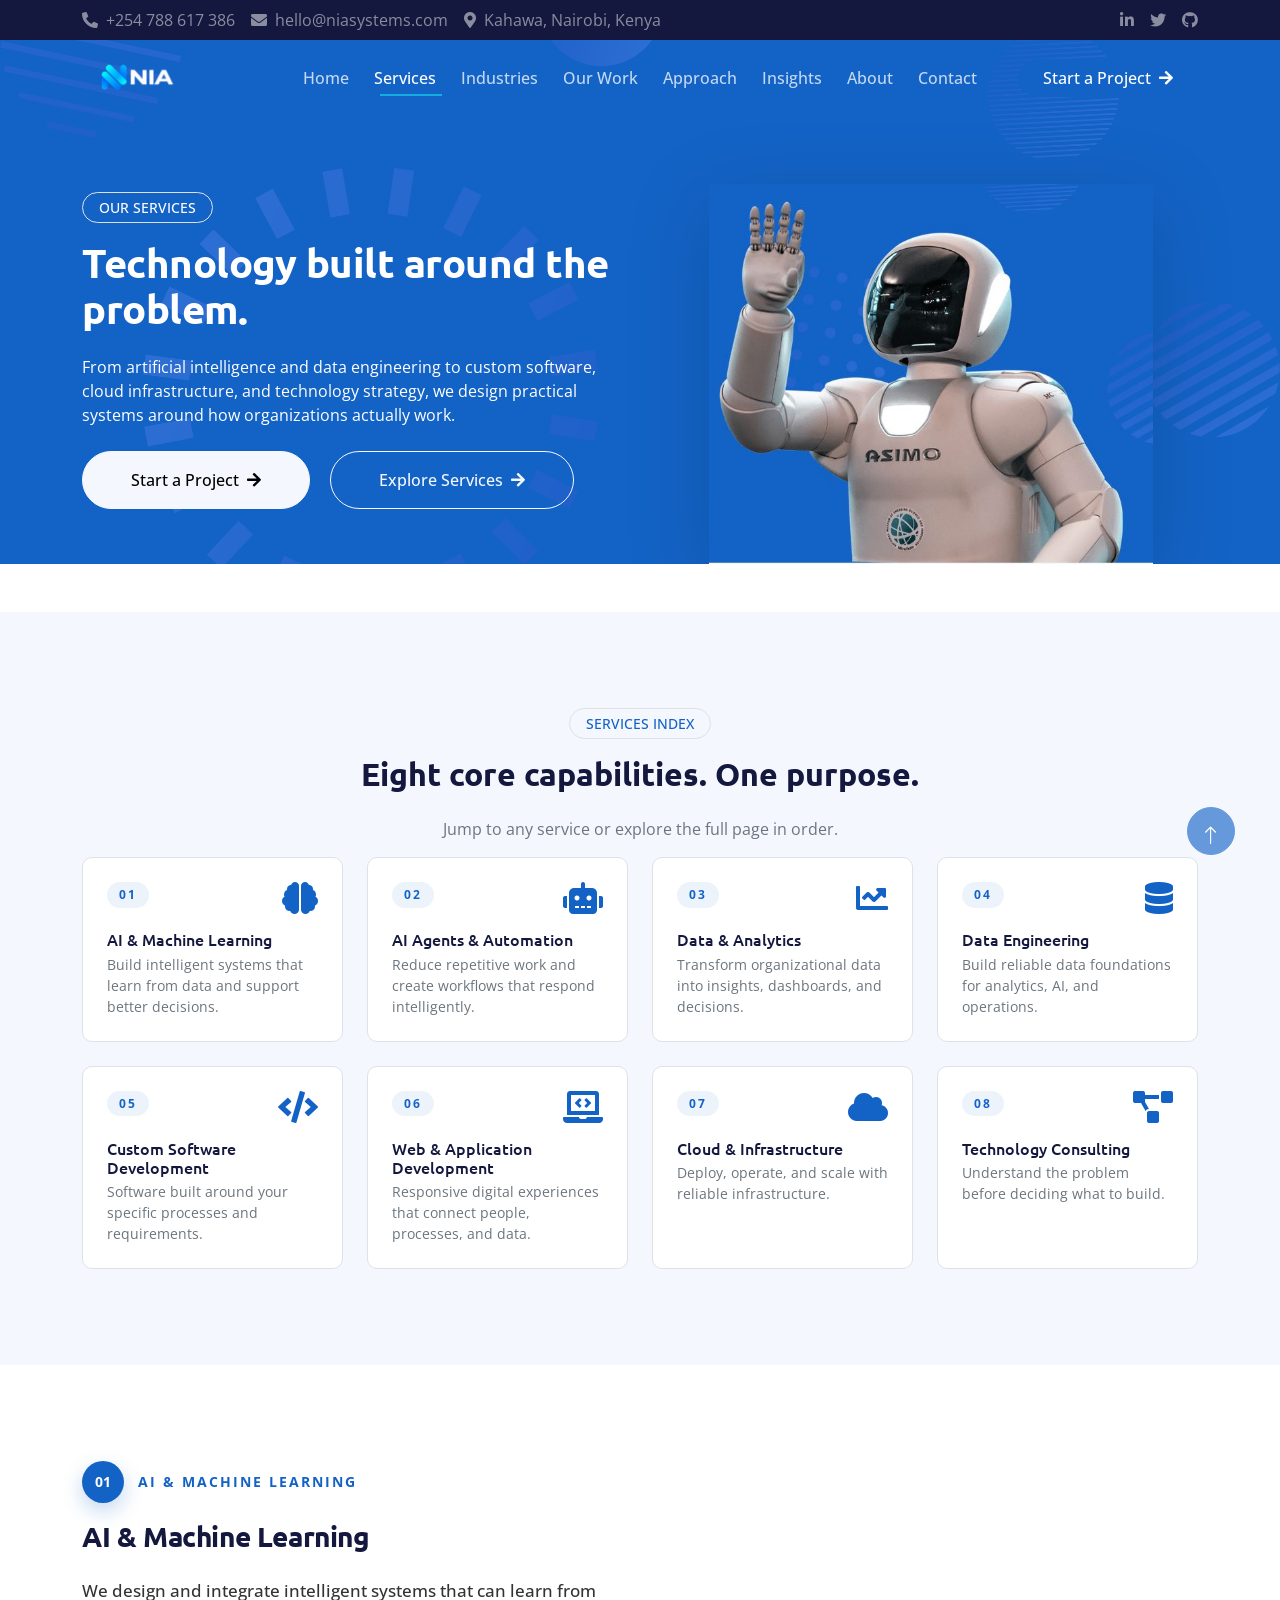
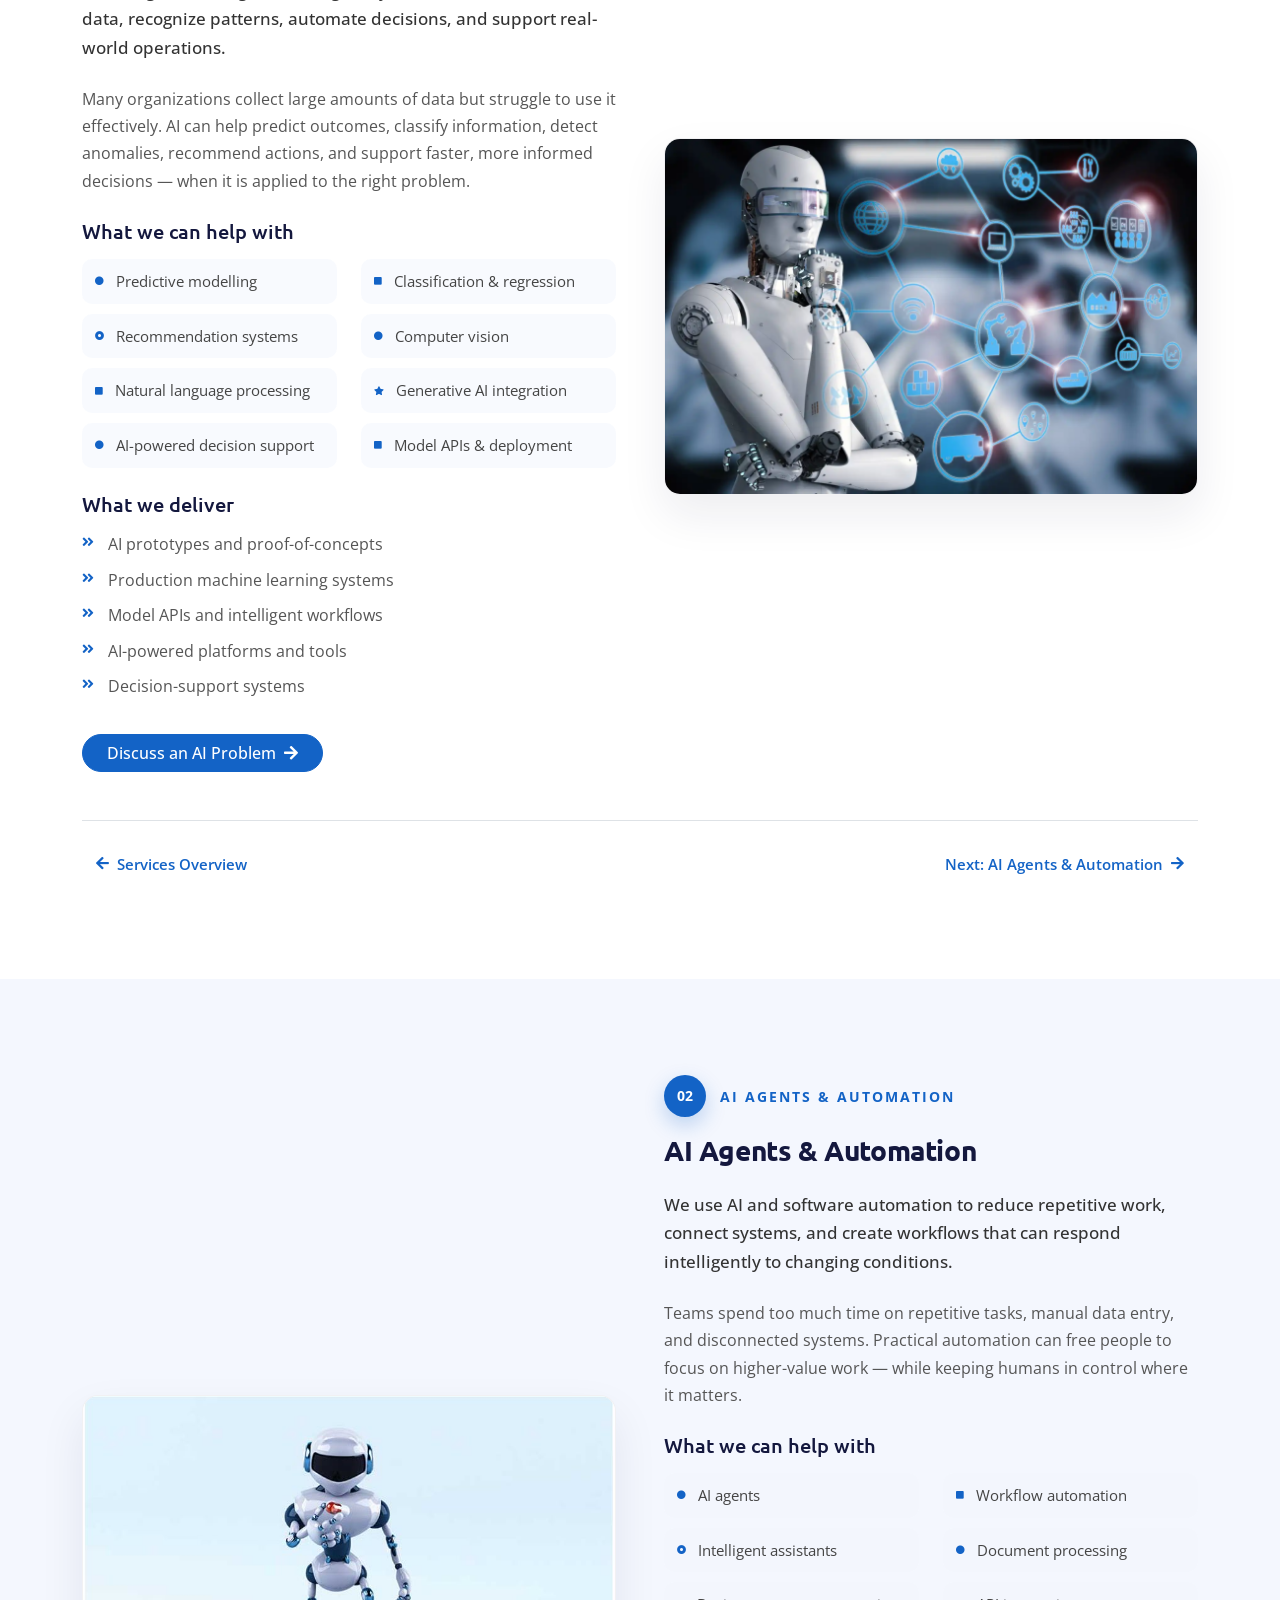
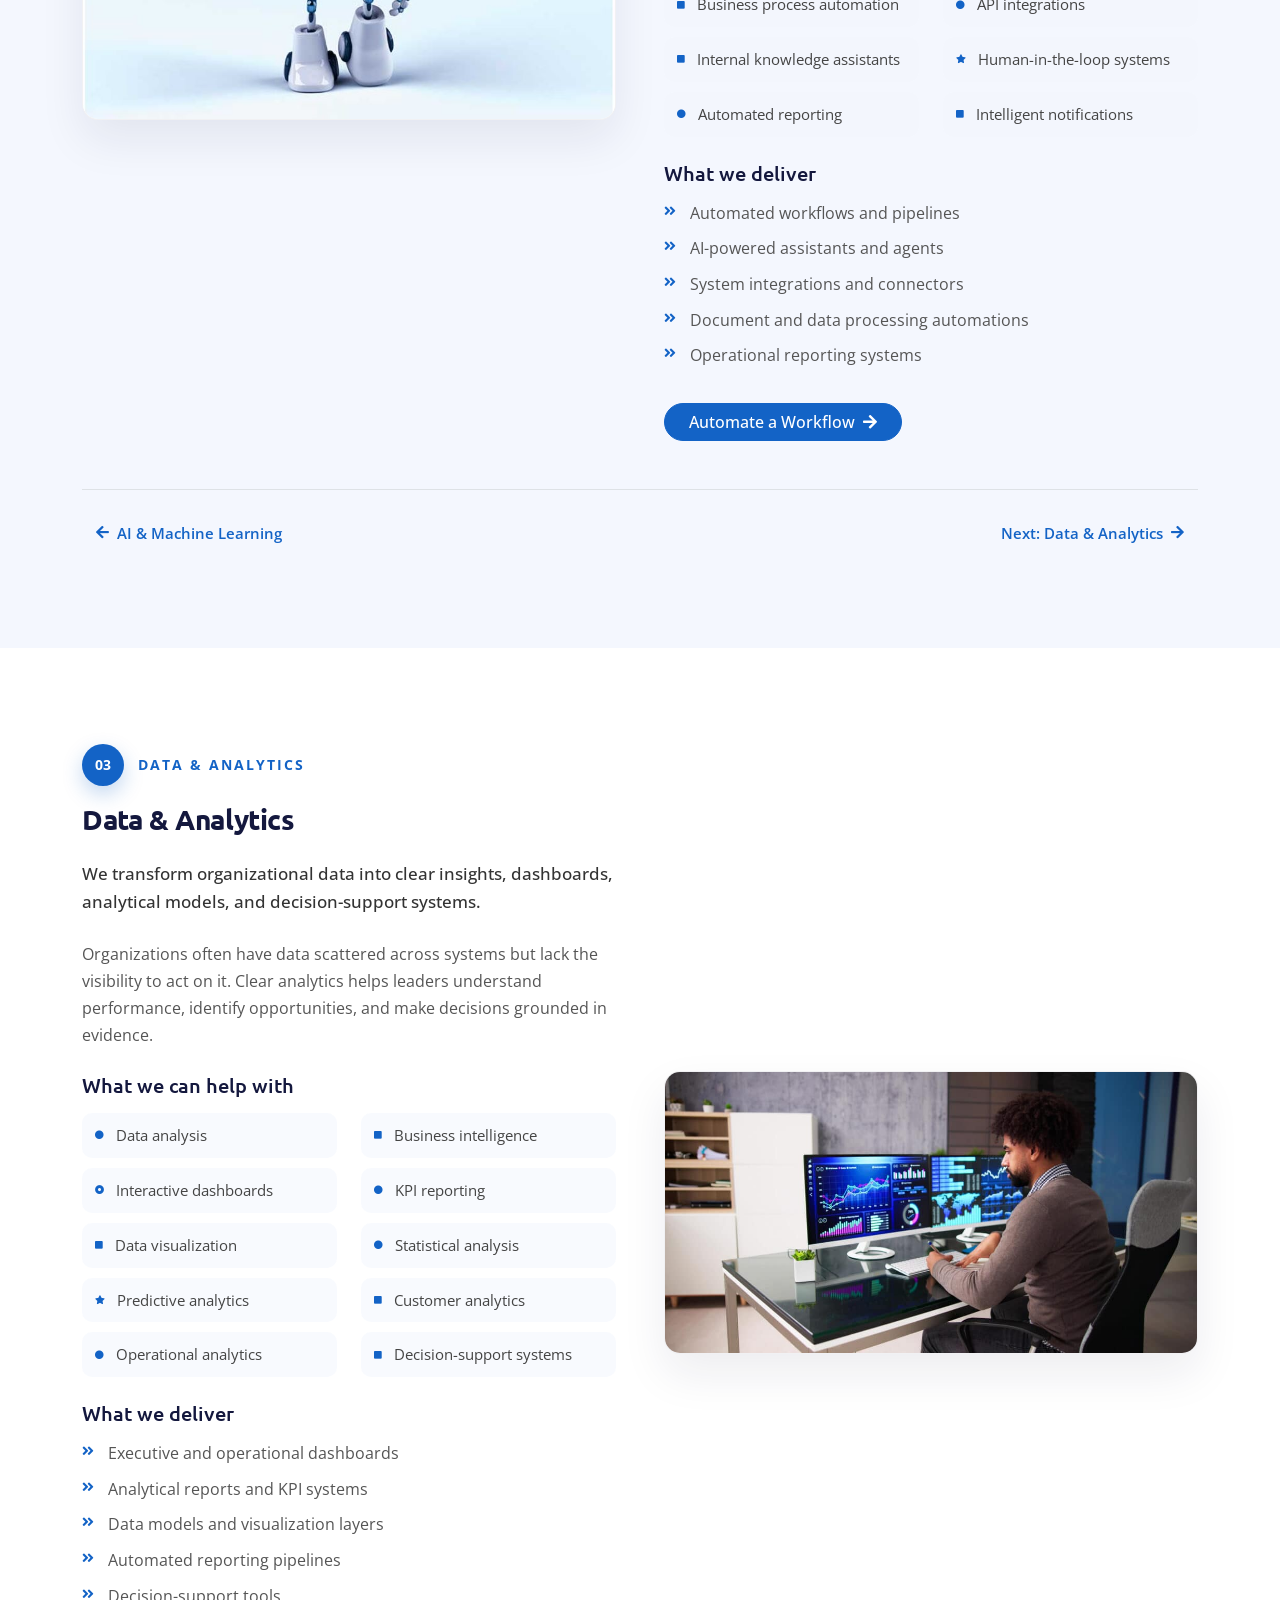
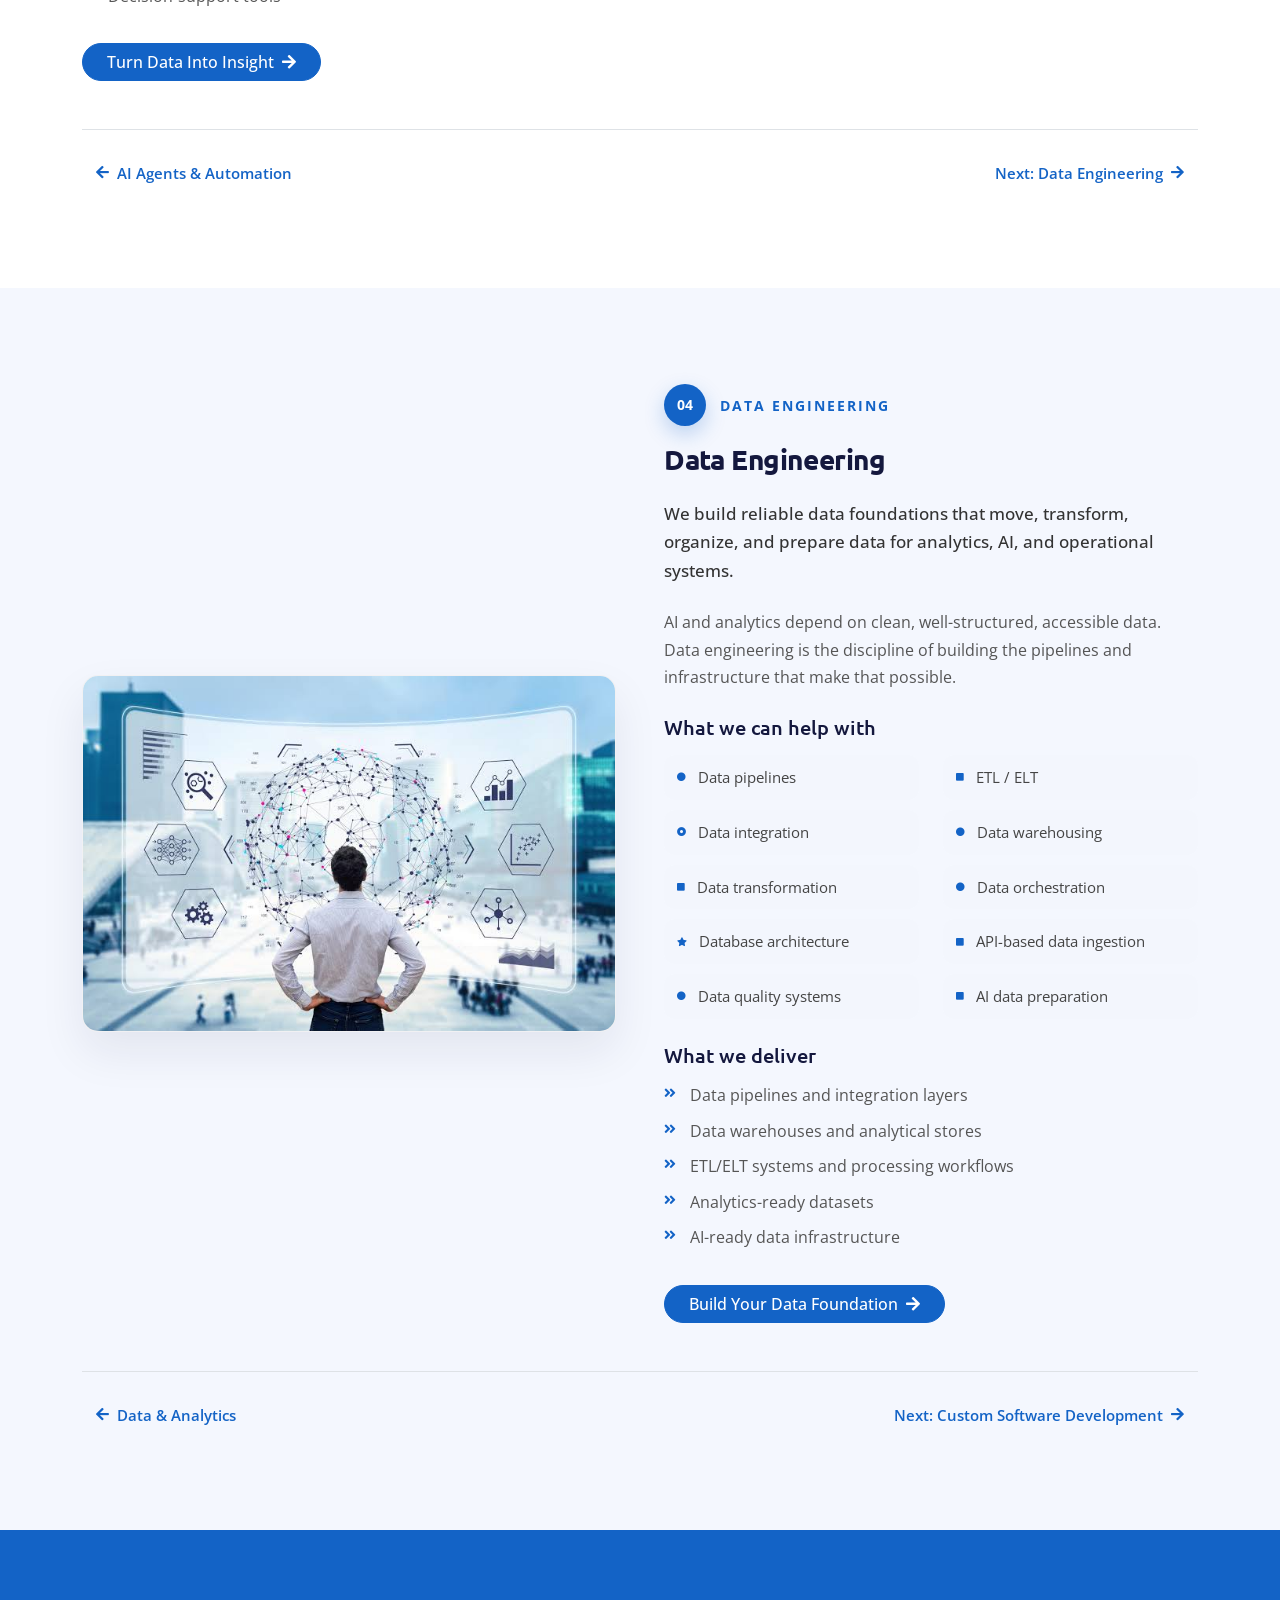
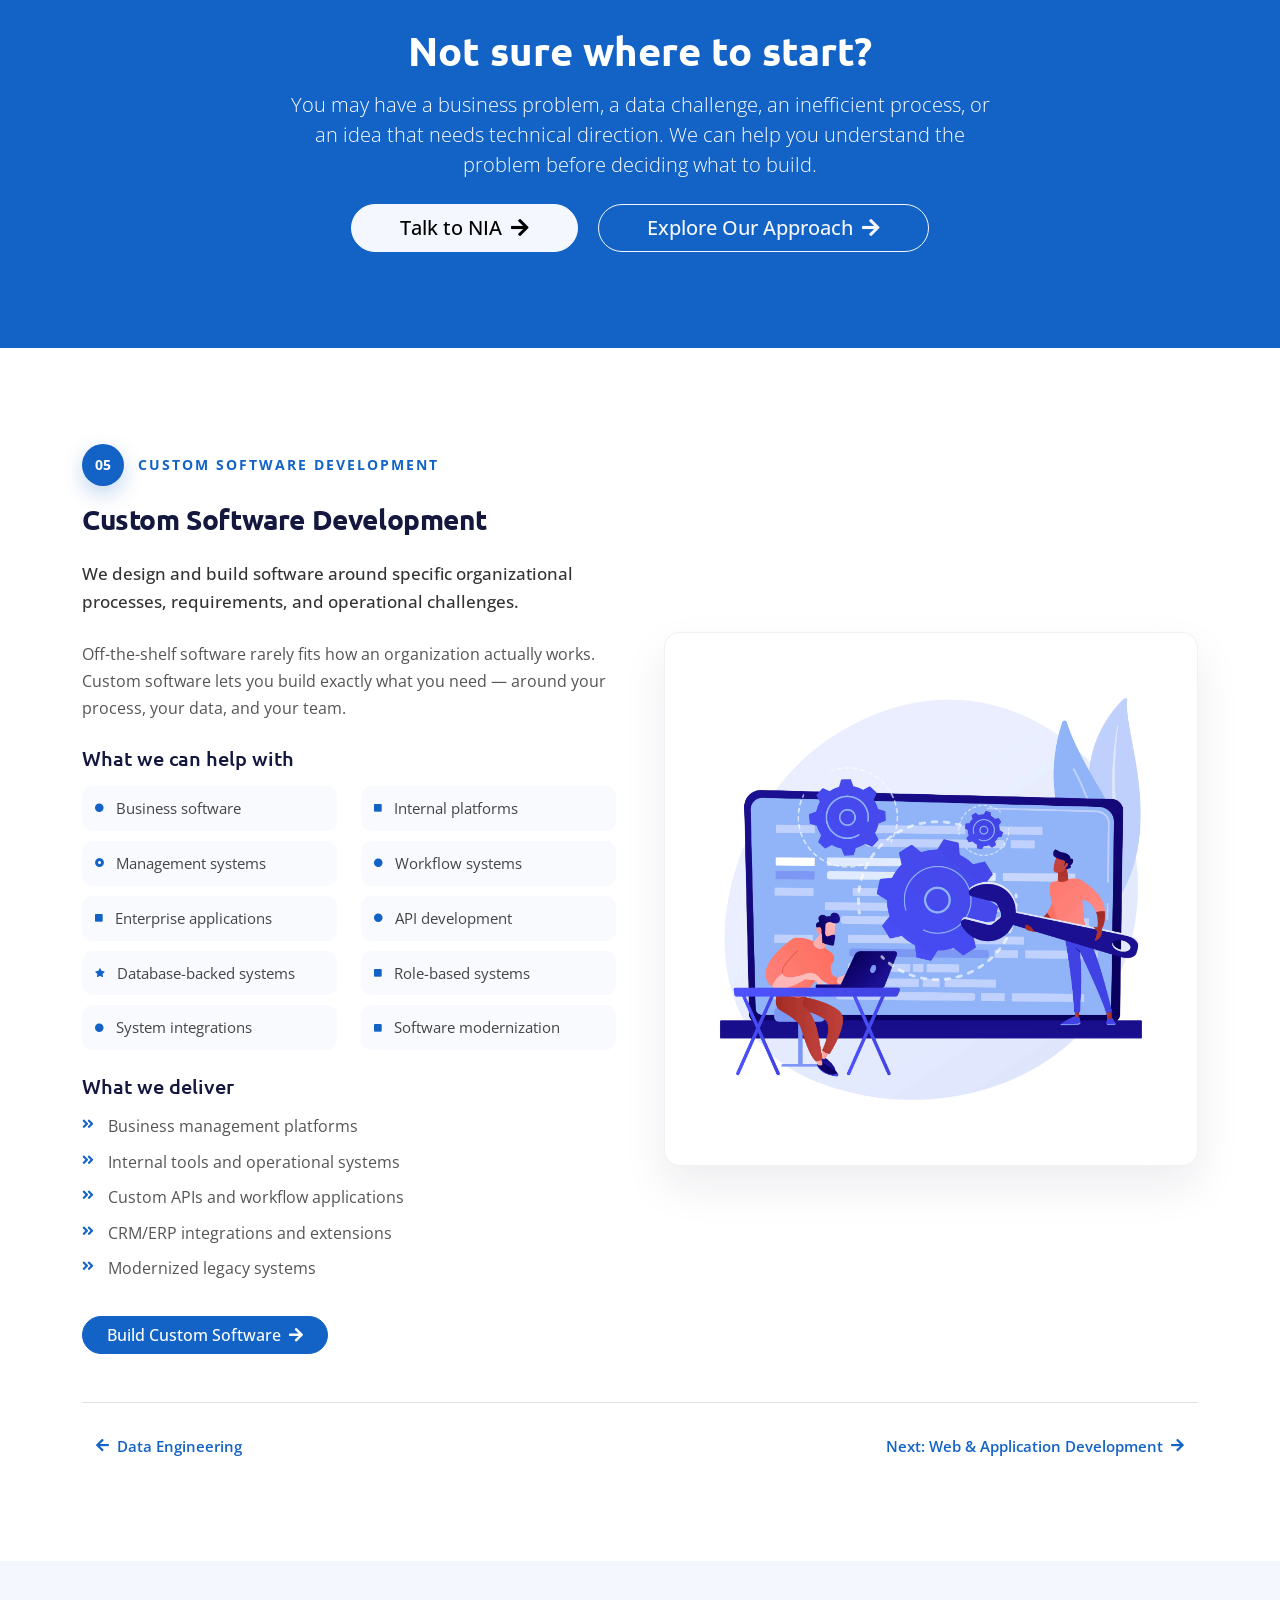
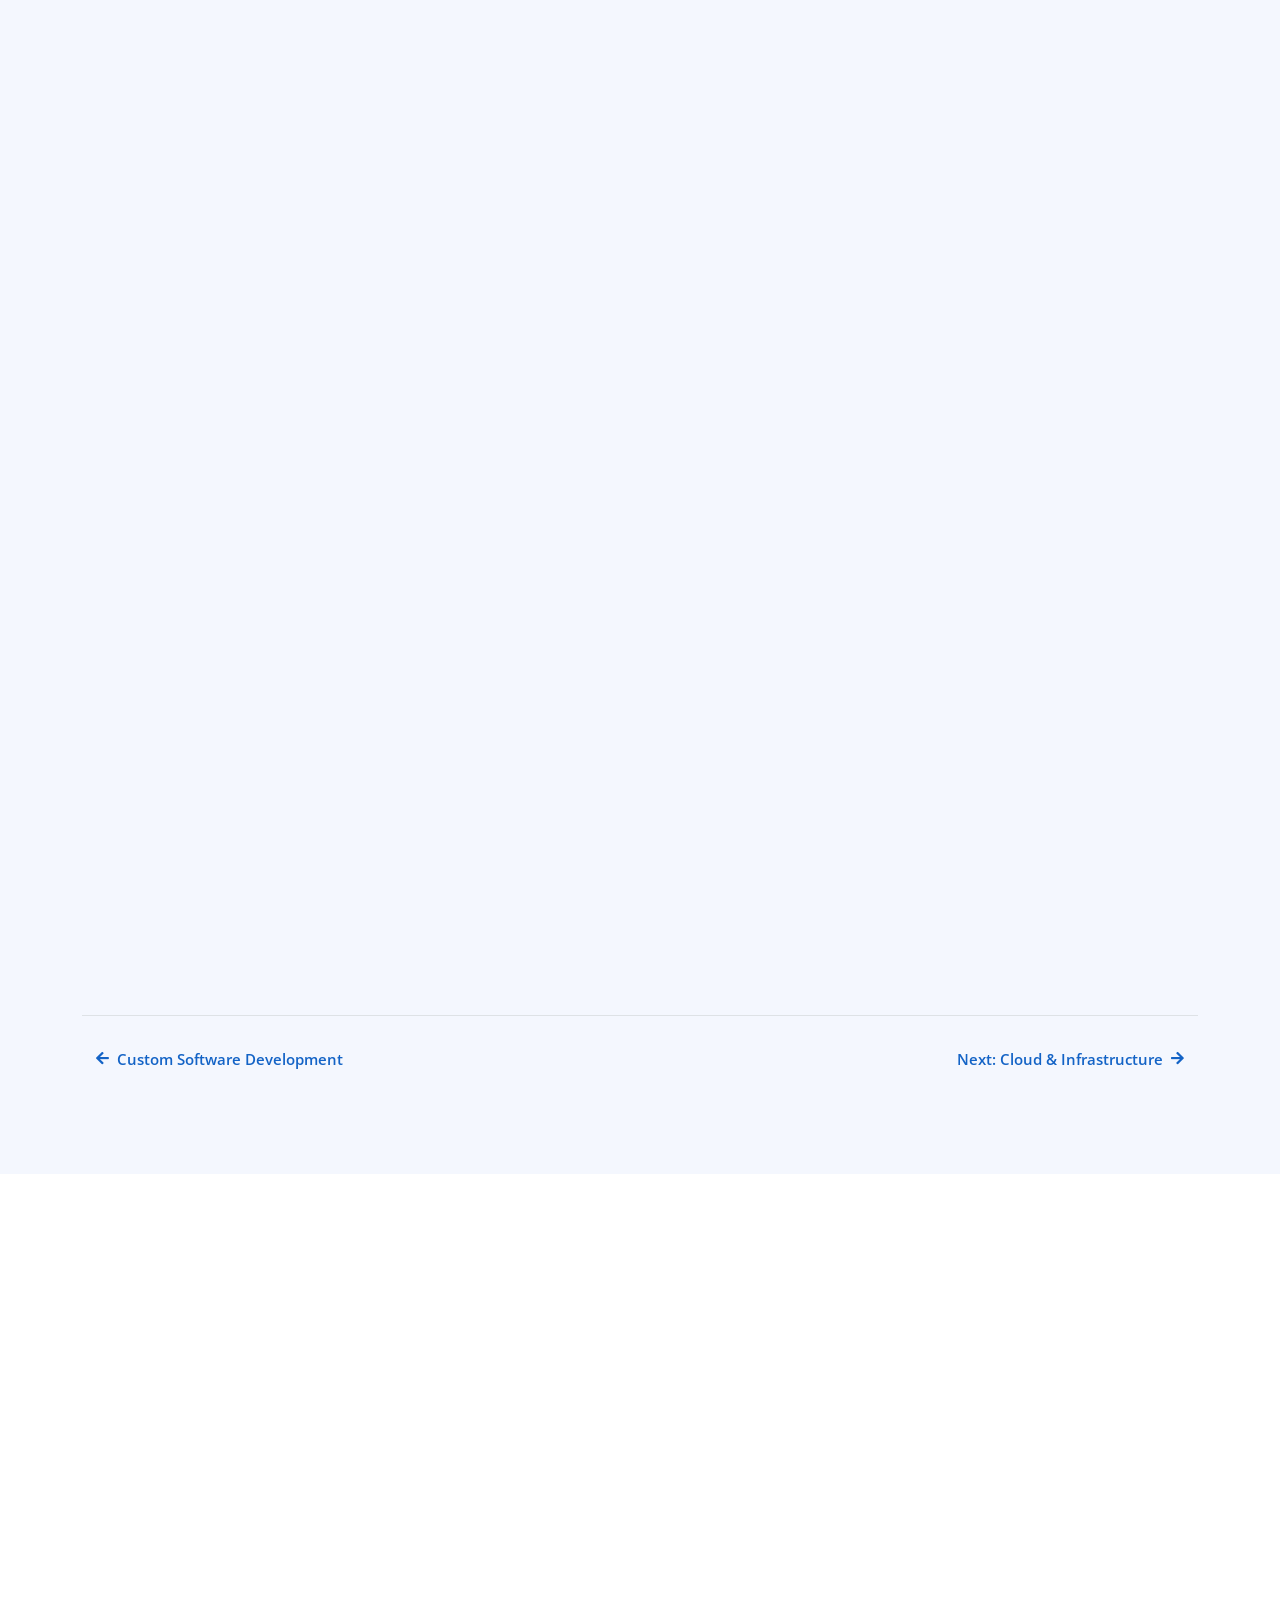
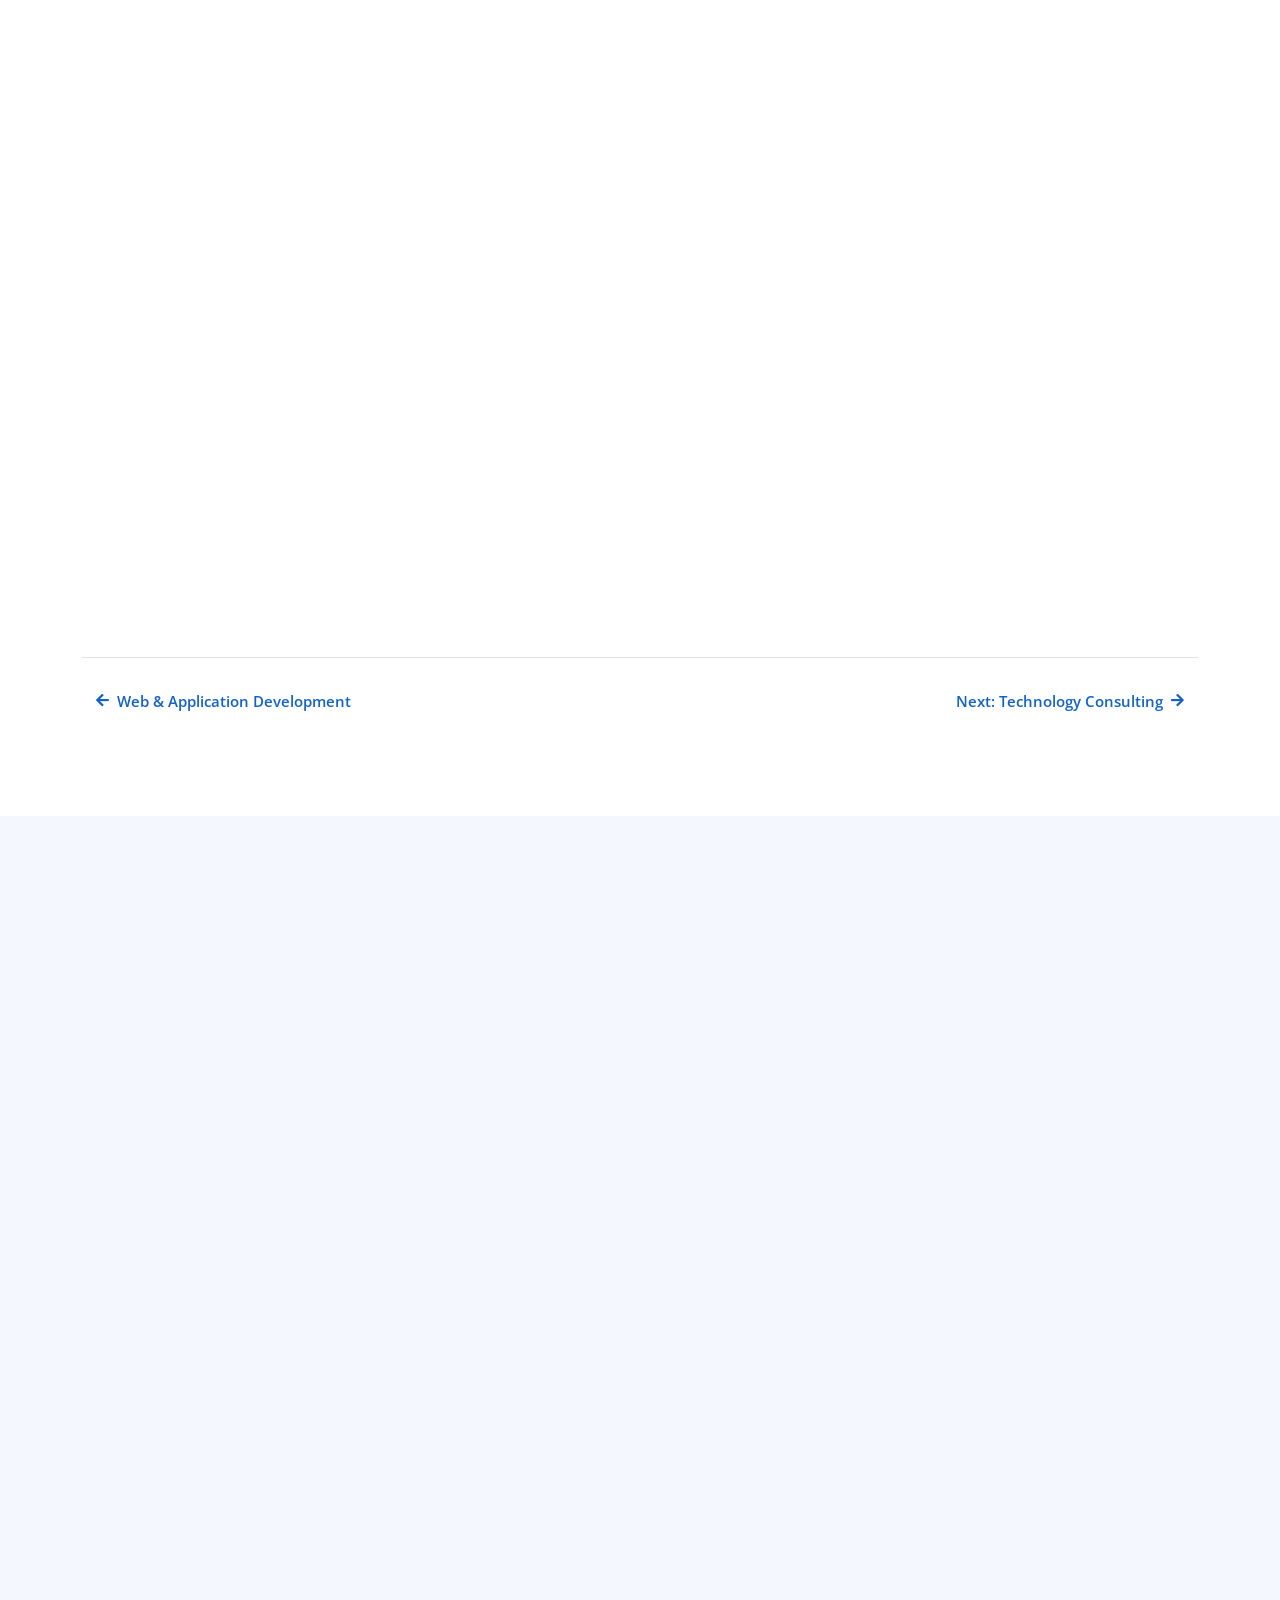
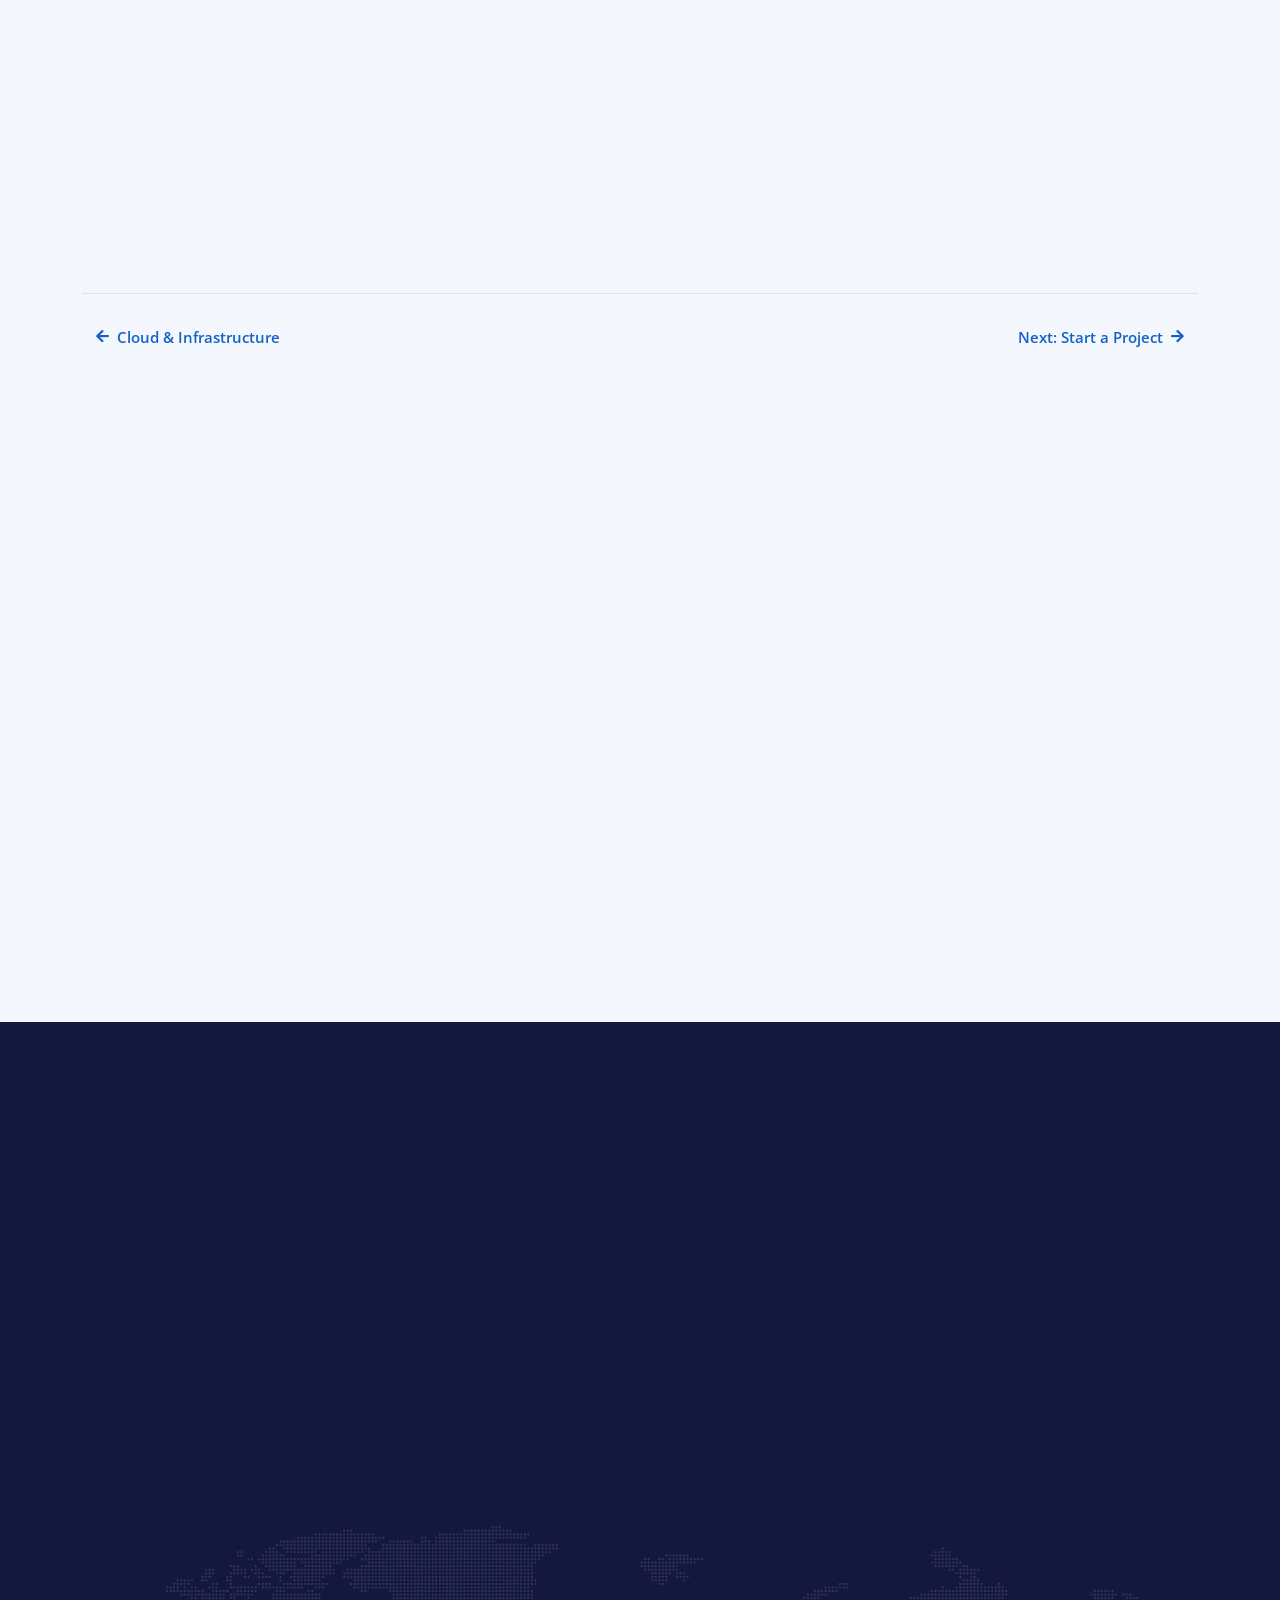
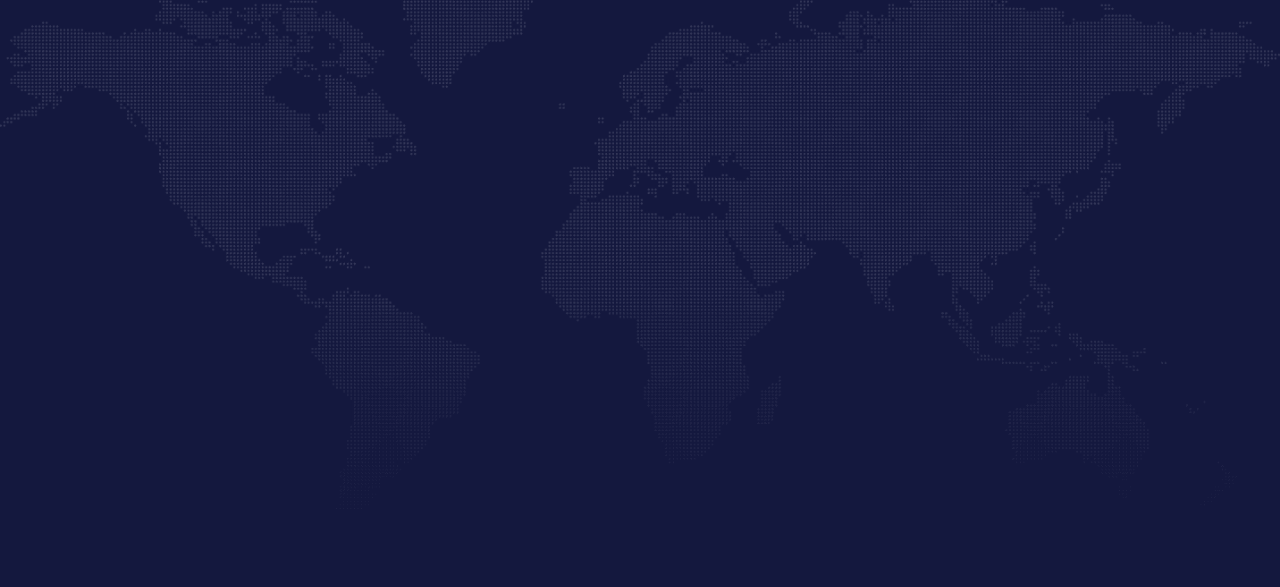
<file: nia-services.html>
<!doctype html>
<html lang="en">
  <head>
    <meta charset="utf-8" />
    <title>NIA Services | AI, Data, Software & Technology Consulting</title>
    <meta
      name="description"
      content="Explore NIA services across AI and machine learning, AI automation, data analytics, data engineering, custom software, web applications, cloud infrastructure, and technology consulting."
    />
    <meta
      name="keywords"
      content="AI services Kenya, machine learning, AI agents, automation, data analytics, data engineering, custom software development, web application development, cloud infrastructure, technology consulting"
    />
    <meta name="viewport" content="width=device-width, initial-scale=1.0" />
    <meta name="theme-color" content="#1363C6" />
    <link rel="canonical" href="https://niasoftwares.com/nia-services.html" />

    <!-- Open Graph -->
    <meta property="og:title" content="NIA Services | AI, Data & Technology" />
    <meta
      property="og:description"
      content="Practical AI, data, software, cloud, and technology solutions built around real-world problems."
    />
    <meta property="og:type" content="website" />
    <meta
      property="og:url"
      content="https://niasoftwares.com/nia-services.html"
    />
    <meta
      property="og:image"
      content="https://niasoftwares.com/img/nia-logo.png"
    />

    <!-- Twitter -->
    <meta name="twitter:card" content="summary_large_image" />
    <meta name="twitter:title" content="NIA Services | AI, Data & Technology" />
    <meta
      name="twitter:description"
      content="Practical AI, data, software, cloud, and technology solutions built around real-world problems."
    />
    <meta
      name="twitter:image"
      content="https://niasoftwares.com/img/nia-logo.png"
    />

    <!-- Favicon -->
    <link href="img/favicon.ico" rel="icon" />

    <!-- Google Web Fonts -->
    <link rel="preconnect" href="https://fonts.googleapis.com" />
    <link rel="preconnect" href="https://fonts.gstatic.com" crossorigin />
    <link
      href="https://fonts.googleapis.com/css2?family=Open+Sans:wght@400;600&family=Ubuntu:wght@500;700&display=swap"
      rel="stylesheet"
    />

    <!-- Icon Font Stylesheet -->
    <link
      href="https://cdnjs.cloudflare.com/ajax/libs/font-awesome/5.10.0/css/all.min.css"
      rel="stylesheet"
    />
    <link
      href="https://cdn.jsdelivr.net/npm/bootstrap-icons@1.4.1/font/bootstrap-icons.css"
      rel="stylesheet"
    />

    <!-- Libraries Stylesheet -->
    <link href="lib/animate/animate.min.css" rel="stylesheet" />

    <!-- Customized Bootstrap Stylesheet -->
    <link href="css/bootstrap.min.css" rel="stylesheet" />

    <!-- Template Stylesheet -->
    <link href="css/style.css" rel="stylesheet" />

    <!-- ============================================================
         NIA SERVICES PAGE — PAGE-SCOPED STYLES
         Premium, responsive, with per-service bullet markers
         ============================================================ -->
    <style>
      /* ---------- Services Hero ---------- */
      .hero-header {
        position: relative;
        overflow: hidden;
      }
      .hero-header .display-4 {
        line-height: 1.15;
        letter-spacing: -0.5px;
      }
      .hero-header img.img-fluid {
        max-height: 460px;
        width: 100%;
        height: auto;
        object-fit: contain;
        filter: drop-shadow(0 20px 40px rgba(0, 0, 0, 0.15));
      }
      .hero-header .btn {
        transition:
          transform 0.25s ease,
          box-shadow 0.25s ease,
          background-color 0.25s ease,
          color 0.25s ease;
      }
      .hero-header .btn:hover {
        transform: translateY(-2px);
        box-shadow: 0 10px 24px rgba(0, 0, 0, 0.15);
      }

      /* ---------- Services Index Cards ---------- */
      .nia-service-nav-card {
        transition:
          transform 0.35s ease,
          border-color 0.35s ease,
          box-shadow 0.35s ease;
        position: relative;
        overflow: hidden;
      }
      .nia-service-nav-card::before {
        content: "";
        position: absolute;
        left: 0;
        top: 0;
        height: 3px;
        width: 0;
        background: var(--primary, #1363c6);
        transition: width 0.35s ease;
      }
      .nia-service-nav-card:hover {
        transform: translateY(-6px);
        border-color: var(--primary, #1363c6) !important;
        box-shadow: 0 20px 45px rgba(19, 99, 198, 0.12);
      }
      .nia-service-nav-card:hover::before {
        width: 100%;
      }
      .nia-service-nav-num {
        display: inline-block;
        font-size: 0.72rem;
        font-weight: 700;
        letter-spacing: 2px;
        color: var(--primary, #1363c6);
        padding: 4px 12px;
        background: rgba(19, 99, 198, 0.08);
        border-radius: 50px;
      }
      .nia-service-nav-card i {
        transition: transform 0.35s ease;
      }
      .nia-service-nav-card:hover i {
        transform: scale(1.15) rotate(-5deg);
      }

      /* ---------- Service Section ---------- */
      .nia-service-section {
        scroll-margin-top: 120px;
        position: relative;
      }
      .nia-service-alt {
        background: var(--light, #f4f7fe);
      }

      /* ---------- Service Eyebrow ---------- */
      .nia-service-eyebrow {
        display: flex;
        align-items: center;
        gap: 14px;
      }
      .nia-service-num {
        display: inline-flex;
        align-items: center;
        justify-content: center;
        width: 42px;
        height: 42px;
        border-radius: 50%;
        background: var(--primary, #1363c6);
        color: #fff;
        font-size: 0.9rem;
        font-weight: 700;
        box-shadow: 0 8px 20px rgba(19, 99, 198, 0.25);
        flex-shrink: 0;
      }

      /* ---------- Service Typography ---------- */
      .nia-service-title {
        color: var(--dark, #14183e);
        letter-spacing: -0.4px;
        line-height: 1.2;
      }
      .nia-service-lead {
        color: #333;
        font-size: 1.08rem;
        line-height: 1.65;
        font-weight: 500;
      }
      .nia-service-problem {
        color: #555;
        line-height: 1.7;
      }

      /* ---------- Service Visual ---------- */
      .nia-service-visual {
        position: relative;
        border-radius: 16px;
        overflow: hidden;
        background: #fff;
        border: 1px solid rgba(20, 24, 62, 0.06);
        box-shadow: 0 20px 45px rgba(20, 24, 62, 0.08);
        transition:
          transform 0.4s ease,
          box-shadow 0.4s ease;
      }
      .nia-service-visual:hover {
        transform: translateY(-6px);
        box-shadow: 0 28px 60px rgba(20, 24, 62, 0.12);
      }
      .nia-service-visual img {
        display: block;
        width: 100%;
        height: auto;
        transition: transform 0.6s ease;
      }
      .nia-service-visual:hover img {
        transform: scale(1.03);
      }

      /* ---------- Capability Grid (Bullet Markers) ---------- */
      .nia-capability-grid {
        display: grid;
        grid-template-columns: repeat(2, minmax(0, 1fr));
        gap: 10px 24px;
        margin-top: 6px;
      }
      .nia-capability-tag {
        display: flex;
        align-items: flex-start;
        gap: 12px;
        padding: 10px 12px;
        font-size: 0.95rem;
        color: #444;
        border-radius: 10px;
        background: rgba(244, 247, 254, 0.6);
        border: 1px solid transparent;
        transition:
          background-color 0.25s ease,
          border-color 0.25s ease,
          transform 0.25s ease,
          color 0.25s ease;
        line-height: 1.5;
      }
      .nia-capability-tag:hover {
        background: #fff;
        border-color: var(--primary, #1363c6);
        color: var(--dark, #14183e);
        transform: translateY(-2px);
      }
      .nia-capability-tag i {
        font-size: 0.55rem;
        color: var(--primary, #1363c6);
        margin-top: 0.45rem;
        transition: transform 0.25s ease;
      }
      .nia-capability-tag:hover i {
        transform: scale(1.35);
      }

      /* ---------- Deliverables List ---------- */
      .nia-deliverables-list {
        list-style: none;
        padding-left: 0;
        margin-bottom: 0;
      }
      .nia-deliverables-list li {
        position: relative;
        padding-left: 26px;
        margin-bottom: 10px;
        color: #555;
        line-height: 1.6;
      }
      .nia-deliverables-list li::before {
        content: "\f101"; /* fa-angle-right */
        font-family: "Font Awesome 5 Free";
        font-weight: 900;
        position: absolute;
        left: 0;
        top: 0;
        color: var(--primary, #1363c6);
        font-size: 0.85rem;
        transition: transform 0.25s ease;
      }
      .nia-deliverables-list li:hover::before {
        transform: translateX(3px);
      }

      /* ---------- Service Nav (Prev/Next) ---------- */
      .nia-service-nav {
        display: flex;
        justify-content: space-between;
        align-items: center;
        flex-wrap: wrap;
        gap: 12px;
      }
      .nia-service-nav-link {
        display: inline-flex;
        align-items: center;
        color: var(--primary, #1363c6);
        font-weight: 600;
        font-size: 0.92rem;
        text-decoration: none;
        padding: 8px 14px;
        border-radius: 50px;
        transition:
          background-color 0.25s ease,
          color 0.25s ease,
          transform 0.25s ease;
      }
      .nia-service-nav-link:hover {
        background: rgba(19, 99, 198, 0.08);
        color: var(--primary, #1363c6);
        transform: translateY(-1px);
      }

      /* ---------- Capability Map (Combined) ---------- */
      .nia-capability-map {
        border-color: rgba(20, 24, 62, 0.08) !important;
        transition: box-shadow 0.35s ease;
      }
      .nia-capability-map:hover {
        box-shadow: 0 20px 45px rgba(19, 99, 198, 0.08);
      }
      .nia-cap-node {
        padding: 16px 10px;
        border-radius: 12px;
        background: rgba(244, 247, 254, 0.6);
        border: 1px solid transparent;
        transition:
          transform 0.3s ease,
          border-color 0.3s ease,
          background-color 0.3s ease,
          box-shadow 0.3s ease;
        height: 100%;
      }
      .nia-cap-node:hover {
        transform: translateY(-4px);
        border-color: var(--primary, #1363c6);
        background: #fff;
        box-shadow: 0 12px 24px rgba(19, 99, 198, 0.1);
      }
      .nia-cap-node i {
        font-size: 1.6rem;
        display: block;
      }

      /* ---------- Responsive ---------- */
      @media (min-width: 1400px) {
        .hero-header .display-4 {
          font-size: 3.25rem;
        }
        .nia-service-title {
          font-size: 2rem;
        }
      }
      @media (min-width: 992px) and (max-width: 1399.98px) {
        .hero-header .display-4 {
          font-size: 2.5rem;
        }
        .nia-service-title {
          font-size: 1.75rem;
        }
        .hero-header img.img-fluid {
          max-height: 380px;
        }
      }
      @media (min-width: 768px) and (max-width: 991.98px) {
        .hero-header {
          text-align: center;
        }
        .hero-header .display-4 {
          font-size: 2.1rem;
        }
        .hero-header img.img-fluid {
          max-height: 320px;
          margin-top: 24px;
        }
        .nia-service-title {
          font-size: 1.6rem;
        }
        .nia-service-section {
          scroll-margin-top: 100px;
        }
        .nia-capability-grid {
          grid-template-columns: repeat(2, minmax(0, 1fr));
        }
      }
      @media (max-width: 767.98px) {
        .hero-header {
          text-align: center;
        }
        .hero-header .display-4 {
          font-size: 1.75rem;
        }
        .hero-header p {
          font-size: 0.95rem;
        }
        .hero-header img.img-fluid {
          max-height: 260px;
          margin-top: 20px;
        }
        .hero-header .btn {
          font-size: 0.9rem;
          padding: 10px 22px !important;
        }
        .nia-service-title {
          font-size: 1.35rem;
        }
        .nia-service-lead {
          font-size: 1rem;
        }
        .nia-service-section {
          scroll-margin-top: 90px;
        }
        .nia-capability-grid {
          grid-template-columns: 1fr;
          gap: 8px;
        }
        .nia-capability-tag {
          padding: 9px 12px;
          font-size: 0.92rem;
        }
        .nia-service-num {
          width: 36px;
          height: 36px;
          font-size: 0.8rem;
        }
        .nia-service-nav {
          flex-direction: column;
          align-items: stretch;
        }
        .nia-service-nav-link {
          justify-content: center;
          width: 100%;
        }
        .nia-service-visual {
          border-radius: 12px;
        }
      }
      @media (max-width: 419.98px) {
        .hero-header .display-4 {
          font-size: 1.5rem;
        }
        .hero-header .btn {
          display: block;
          width: 100%;
          margin: 0 0 10px 0 !important;
        }
        .nia-service-title {
          font-size: 1.2rem;
        }
        .nia-service-num {
          width: 32px;
          height: 32px;
          font-size: 0.75rem;
        }
        .nia-capability-tag {
          font-size: 0.88rem;
        }
      }

      /* ---------- Reduced Motion ---------- */
      @media (prefers-reduced-motion: reduce) {
        .nia-service-nav-card,
        .nia-service-nav-card i,
        .nia-service-visual,
        .nia-service-visual img,
        .nia-capability-tag,
        .nia-capability-tag i,
        .nia-cap-node,
        .nia-deliverables-list li::before,
        .hero-header .btn,
        .nia-service-nav-link {
          transition: none !important;
          transform: none !important;
        }
      }

      /* ---------- Print ---------- */
      @media print {
        .sticky-top,
        .back-to-top,
        .footer,
        .nia-service-nav {
          display: none !important;
        }
        .nia-service-visual {
          box-shadow: none !important;
        }
        .nia-service-section {
          page-break-inside: avoid;
        }
      }
    </style>

    <!-- Structured Data -->
    <script type="application/ld+json">
      {
        "@context": "https://schema.org",
        "@type": "Organization",
        "name": "NIA",
        "description": "AI, Data & Technology Agency",
        "url": "https://niasoftwares.com/",
        "logo": "https://niasoftwares.com/img/nia-logo.png",
        "telephone": "+254788617386",
        "email": "hello@niasystems.com",
        "address": {
          "@type": "PostalAddress",
          "addressLocality": "Kahawa, Nairobi",
          "addressCountry": "Kenya",
          "postalCode": "43844-00609"
        },
        "makesOffer": [
          {
            "@type": "Offer",
            "itemOffered": {
              "@type": "Service",
              "name": "AI & Machine Learning"
            }
          },
          {
            "@type": "Offer",
            "itemOffered": {
              "@type": "Service",
              "name": "AI Agents & Automation"
            }
          },
          {
            "@type": "Offer",
            "itemOffered": { "@type": "Service", "name": "Data & Analytics" }
          },
          {
            "@type": "Offer",
            "itemOffered": { "@type": "Service", "name": "Data Engineering" }
          },
          {
            "@type": "Offer",
            "itemOffered": {
              "@type": "Service",
              "name": "Custom Software Development"
            }
          },
          {
            "@type": "Offer",
            "itemOffered": {
              "@type": "Service",
              "name": "Web & Application Development"
            }
          },
          {
            "@type": "Offer",
            "itemOffered": {
              "@type": "Service",
              "name": "Cloud & Infrastructure"
            }
          },
          {
            "@type": "Offer",
            "itemOffered": {
              "@type": "Service",
              "name": "Technology Consulting"
            }
          }
        ]
      }
    </script>
    <link rel="icon" href="img/icon-logo.JPG" type="image/png" />
  </head>

  <body>
    <!-- Spinner Start -->
    <div
      id="spinner"
      class="show bg-white position-fixed translate-middle w-100 vh-100 top-50 start-50 d-flex align-items-center justify-content-center"
    >
      <div
        class="spinner-grow text-primary"
        style="width: 3rem; height: 3rem"
        role="status"
      >
        <span class="sr-only">Loading...</span>
      </div>
    </div>
    <!-- Spinner End -->

    <!-- Top Bar Start -->
    <div class="container-fluid bg-dark text-white-50 py-2 d-none d-lg-block">
      <div class="container">
        <div class="d-flex justify-content-between align-items-center">
          <div class="d-flex align-items-center">
            <a class="text-white-50 me-3" href="tel:+254788617386"
              ><i class="fa fa-phone-alt me-2"></i>+254 788 617 386</a
            >
            <a class="text-white-50 me-3" href="mailto:hello@niasystems.com"
              ><i class="fa fa-envelope me-2"></i>hello@niasystems.com</a
            >
            <span class="text-white-50"
              ><i class="fa fa-map-marker-alt me-2"></i>Kahawa, Nairobi,
              Kenya</span
            >
          </div>
          <div class="d-flex">
            <a class="text-white-50 me-3" href="#"
              ><i class="fab fa-linkedin-in"></i
            ></a>
            <a class="text-white-50 me-3" href="#"
              ><i class="fab fa-twitter"></i
            ></a>
            <a class="text-white-50" href="#"><i class="fab fa-github"></i></a>
          </div>
        </div>
      </div>
    </div>
    <!-- Top Bar End -->

    <!-- Navbar Start (Services Active) -->
    <div class="container-fluid sticky-top">
      <div class="container">
        <nav class="navbar navbar-expand-lg navbar-dark p-0">
          <a href="index.html" class="navbar-brand">
            <img src="img/nia-logo.png" alt="NIA" style="height: 45px" />
          </a>
          <button
            type="button"
            class="navbar-toggler ms-auto me-0"
            data-bs-toggle="collapse"
            data-bs-target="#navbarCollapse"
          >
            <span class="navbar-toggler-icon"></span>
          </button>
          <div class="collapse navbar-collapse" id="navbarCollapse">
            <div class="navbar-nav ms-auto align-items-lg-center">
              <a href="index.html" class="nav-item nav-link">Home</a>

              <!-- Mega Menu: Services (Active) -->
              <div class="nav-item dropdown mega-menu">
                <a
                  href="#"
                  class="nav-link dropdown-toggle active"
                  data-bs-toggle="dropdown"
                  >Services</a
                >
                <div class="dropdown-menu mega-dropdown">
                  <div class="row g-0">
                    <div class="col-lg-3 col-md-6">
                      <div class="mega-col">
                        <h6 class="mega-heading">AI, Automation &amp; ML</h6>
                        <a href="nia-services.html#ai-ml" class="mega-link"
                          >AI &amp; Machine Learning</a
                        >
                        <a href="nia-services.html#ai-agents" class="mega-link"
                          >AI Agents &amp; Automation</a
                        >
                        <a
                          href="nia-services.html#data-analytics"
                          class="mega-link"
                          >Data &amp; Analytics</a
                        >
                        <a
                          href="nia-services.html#data-engineering"
                          class="mega-link"
                          >Data Engineering</a
                        >
                      </div>
                    </div>
                    <div class="col-lg-3 col-md-6">
                      <div class="mega-col">
                        <h6 class="mega-heading">Development</h6>
                        <a
                          href="nia-services.html#custom-software"
                          class="mega-link"
                          >Custom Software Development</a
                        >
                        <a href="nia-services.html#web-app" class="mega-link"
                          >Web &amp; Application Development</a
                        >
                        <a
                          href="nia-services.html#cloud-infra"
                          class="mega-link"
                          >Cloud &amp; Infrastructure</a
                        >
                        <a href="nia-services.html#consulting" class="mega-link"
                          >Technology Consulting</a
                        >
                      </div>
                    </div>
                    <div class="col-lg-6 d-none d-lg-block">
                      <div class="mega-feature">
                        <i class="fa fa-cogs fa-2x text-primary mb-2"></i>
                        <h6 class="text-white">
                          Technology designed around your problems.
                        </h6>
                        <p class="small text-white-50 mb-2">
                          From AI to custom software, we build what your
                          organisation actually needs.
                        </p>
                        <a
                          href="nia-services.html"
                          class="btn btn-sm btn-primary rounded-pill px-3"
                          >Explore All Services
                          <i class="fa fa-arrow-right ms-1"></i
                        ></a>
                      </div>
                    </div>
                  </div>
                </div>
              </div>

              <!-- Mega Menu: Industries -->
              <div class="nav-item dropdown mega-menu">
                <a
                  href="#"
                  class="nav-link dropdown-toggle"
                  data-bs-toggle="dropdown"
                  >Industries</a
                >
                <div class="dropdown-menu mega-dropdown">
                  <div class="row g-0">
                    <div class="col-lg-3 col-md-6">
                      <div class="mega-col">
                        <h6 class="mega-heading">Sectors</h6>
                        <a href="nia-industries.html#finance" class="mega-link"
                          >Financial Services</a
                        >
                        <a
                          href="nia-industries.html#healthcare"
                          class="mega-link"
                          >Healthcare</a
                        >
                        <a
                          href="nia-industries.html#education"
                          class="mega-link"
                          >Education</a
                        >
                        <a
                          href="nia-industries.html#agriculture"
                          class="mega-link"
                          >Agriculture</a
                        >
                      </div>
                    </div>
                    <div class="col-lg-3 col-md-6">
                      <div class="mega-col">
                        <h6 class="mega-heading">Public &amp; Commerce</h6>
                        <a
                          href="nia-industries.html#government"
                          class="mega-link"
                          >Government &amp; Public Sector</a
                        >
                        <a
                          href="nia-industries.html#logistics"
                          class="mega-link"
                          >Logistics &amp; Transport</a
                        >
                        <a href="nia-industries.html#retail" class="mega-link"
                          >Retail &amp; E-commerce</a
                        >
                        <a href="nia-industries.html#ngos" class="mega-link"
                          >NGOs &amp; Development</a
                        >
                      </div>
                    </div>
                    <div class="col-lg-6 d-none d-lg-block">
                      <div class="mega-feature">
                        <i
                          class="fa fa-globe-africa fa-2x text-primary mb-2"
                        ></i>
                        <h6 class="text-white">
                          Solutions shaped around real-world industries.
                        </h6>
                        <p class="small text-white-50 mb-2">
                          We understand the context behind the technology.
                        </p>
                        <a
                          href="nia-industries.html"
                          class="btn btn-sm btn-primary rounded-pill px-3"
                          >Explore Industries
                          <i class="fa fa-arrow-right ms-1"></i
                        ></a>
                      </div>
                    </div>
                  </div>
                </div>
              </div>

              <!-- Mega Menu: Our Work -->
              <div class="nav-item dropdown mega-menu">
                <a
                  href="#"
                  class="nav-link dropdown-toggle"
                  data-bs-toggle="dropdown"
                  >Our Work</a
                >
                <div class="dropdown-menu mega-dropdown">
                  <div class="row g-0">
                    <div class="col-lg-3 col-md-6">
                      <div class="mega-col">
                        <h6 class="mega-heading">Evidence</h6>
                        <a href="nia-work.html#case-studies" class="mega-link"
                          >Case Studies</a
                        >
                        <a href="nia-work.html#projects" class="mega-link"
                          >Projects</a
                        >
                        <a href="nia-work.html#client-results" class="mega-link"
                          >Client Results</a
                        >
                      </div>
                    </div>
                    <div class="col-lg-3 col-md-6">
                      <div class="mega-col">
                        <h6 class="mega-heading">Coming Soon</h6>
                        <span class="mega-link disabled"
                          >Project Dashboard</span
                        >
                        <span class="mega-link disabled">Client Portal</span>
                      </div>
                    </div>
                    <div class="col-lg-6 d-none d-lg-block">
                      <div class="mega-feature">
                        <i class="fa fa-chart-line fa-2x text-primary mb-2"></i>
                        <h6 class="text-white">
                          Technology that delivers outcomes.
                        </h6>
                        <p class="small text-white-50 mb-2">
                          Real projects will be populated from the NIA
                          dashboard.
                        </p>
                        <a
                          href="nia-work.html"
                          class="btn btn-sm btn-primary rounded-pill px-3"
                          >View Our Work <i class="fa fa-arrow-right ms-1"></i
                        ></a>
                      </div>
                    </div>
                  </div>
                </div>
              </div>

              <!-- Mega Menu: Approach -->
              <div class="nav-item dropdown mega-menu">
                <a
                  href="#"
                  class="nav-link dropdown-toggle"
                  data-bs-toggle="dropdown"
                  >Approach</a
                >
                <div class="dropdown-menu mega-dropdown">
                  <div class="row g-0">
                    <div class="col-lg-3 col-md-6">
                      <div class="mega-col">
                        <h6 class="mega-heading">Process</h6>
                        <a
                          href="nia-approach.html#how-we-work"
                          class="mega-link"
                          >How We Work</a
                        >
                        <a href="nia-approach.html#discovery" class="mega-link"
                          >Discovery</a
                        >
                        <a href="nia-approach.html#strategy" class="mega-link"
                          >Strategy</a
                        >
                        <a href="nia-approach.html#design-dev" class="mega-link"
                          >Design &amp; Development</a
                        >
                      </div>
                    </div>
                    <div class="col-lg-3 col-md-6">
                      <div class="mega-col">
                        <h6 class="mega-heading">Delivery</h6>
                        <a href="nia-approach.html#deployment" class="mega-link"
                          >Deployment</a
                        >
                        <a href="nia-approach.html#support" class="mega-link"
                          >Support &amp; Scaling</a
                        >
                      </div>
                    </div>
                    <div class="col-lg-6 d-none d-lg-block">
                      <div class="mega-feature">
                        <i class="fa fa-route fa-2x text-primary mb-2"></i>
                        <h6 class="text-white">From problem to impact.</h6>
                        <p class="small text-white-50 mb-2">
                          A clear, structured path from understanding to scale.
                        </p>
                        <a
                          href="nia-approach.html"
                          class="btn btn-sm btn-primary rounded-pill px-3"
                          >See Our Approach
                          <i class="fa fa-arrow-right ms-1"></i
                        ></a>
                      </div>
                    </div>
                  </div>
                </div>
              </div>

              <!-- Mega Menu: Insights -->
              <div class="nav-item dropdown mega-menu">
                <a
                  href="#"
                  class="nav-link dropdown-toggle"
                  data-bs-toggle="dropdown"
                  >Insights</a
                >
                <div class="dropdown-menu mega-dropdown">
                  <div class="row g-0">
                    <div class="col-lg-3 col-md-6">
                      <div class="mega-col">
                        <h6 class="mega-heading">Knowledge</h6>
                        <a href="nia-insights.html#articles" class="mega-link"
                          >Articles</a
                        >
                        <a href="nia-insights.html#research" class="mega-link"
                          >Research</a
                        >
                        <a href="nia-insights.html#guides" class="mega-link"
                          >Guides</a
                        >
                        <a href="nia-insights.html#reports" class="mega-link"
                          >Reports</a
                        >
                      </div>
                    </div>
                    <div class="col-lg-3 col-md-6">
                      <div class="mega-col">
                        <h6 class="mega-heading">Coming Soon</h6>
                        <span class="mega-link disabled"
                          >AI &amp; Automation</span
                        >
                        <span class="mega-link disabled"
                          >Data &amp; Analytics</span
                        >
                      </div>
                    </div>
                    <div class="col-lg-6 d-none d-lg-block">
                      <div class="mega-feature">
                        <i class="fa fa-lightbulb fa-2x text-primary mb-2"></i>
                        <h6 class="text-white">
                          Ideas, research, and perspectives.
                        </h6>
                        <p class="small text-white-50 mb-2">
                          Thought leadership on intelligent technology.
                        </p>
                        <a
                          href="nia-insights.html"
                          class="btn btn-sm btn-primary rounded-pill px-3"
                          >Explore Insights
                          <i class="fa fa-arrow-right ms-1"></i
                        ></a>
                      </div>
                    </div>
                  </div>
                </div>
              </div>

              <!-- Mega Menu: About -->
              <div class="nav-item dropdown mega-menu">
                <a
                  href="#"
                  class="nav-link dropdown-toggle"
                  data-bs-toggle="dropdown"
                  >About</a
                >
                <div class="dropdown-menu mega-dropdown">
                  <div class="row g-0">
                    <div class="col-lg-3 col-md-6">
                      <div class="mega-col">
                        <h6 class="mega-heading">Company</h6>
                        <a href="nia-about.html#who-we-are" class="mega-link"
                          >Who We Are</a
                        >
                        <a href="nia-about.html#mission" class="mega-link"
                          >Our Mission</a
                        >
                        <a href="nia-about.html#team" class="mega-link"
                          >Our Team</a
                        >
                        <a href="nia-about.html#values" class="mega-link"
                          >Our Values</a
                        >
                        <a href="nia-about.html#careers" class="mega-link"
                          >Careers</a
                        >
                      </div>
                    </div>
                    <div class="col-lg-3 col-md-6">
                      <div class="mega-col">
                        <h6 class="mega-heading">Philosophy</h6>
                        <span class="mega-link disabled"
                          >Technology with purpose.</span
                        >
                      </div>
                    </div>
                    <div class="col-lg-6 d-none d-lg-block">
                      <div class="mega-feature">
                        <i class="fa fa-users fa-2x text-primary mb-2"></i>
                        <h6 class="text-white">
                          Turning complexity into real solutions.
                        </h6>
                        <p class="small text-white-50 mb-2">
                          Learn who we are and why we build.
                        </p>
                        <a
                          href="nia-about.html"
                          class="btn btn-sm btn-primary rounded-pill px-3"
                          >Discover NIA <i class="fa fa-arrow-right ms-1"></i
                        ></a>
                      </div>
                    </div>
                  </div>
                </div>
              </div>

              <a href="nia-contact.html" class="nav-item nav-link">Contact</a>
            </div>
            <a
              href="nia-contact.html"
              class="btn btn-primary rounded-pill px-4 ms-3 d-none d-lg-block"
              id="start-btn"
              >Start a Project <i class="fa fa-arrow-right ms-1"></i
            ></a>
          </div>
        </nav>
      </div>
    </div>
    <!-- Navbar End -->

    <main>
      <!-- Services Hero Start -->
      <div class="container-fluid pt-5 bg-primary hero-header mb-5">
        <div class="container pt-5">
          <div class="row g-5 pt-5">
            <div
              class="col-lg-6 align-self-center text-center text-lg-start mb-lg-5"
            >
              <div
                class="btn btn-sm border rounded-pill text-white px-3 mb-3 animated slideInRight"
              >
                OUR SERVICES
              </div>
              <h1 class="display-4 text-white mb-4 animated slideInRight">
                Technology built around the problem.
              </h1>
              <p class="text-white mb-4 animated slideInRight">
                From artificial intelligence and data engineering to custom
                software, cloud infrastructure, and technology strategy, we
                design practical systems around how organizations actually work.
              </p>
              <a
                href="nia-contact.html"
                class="btn btn-light py-sm-3 px-sm-5 rounded-pill me-3 animated slideInRight"
                >Start a Project <i class="fa fa-arrow-right ms-1"></i
              ></a>
              <a
                href="#services-index"
                class="btn btn-outline-light py-sm-3 px-sm-5 rounded-pill animated slideInRight"
                >Explore Services <i class="fa fa-arrow-right ms-1"></i
              ></a>
            </div>
            <div class="col-lg-6 align-self-end text-center text-lg-end">
              <img
                class="img-fluid"
                src="img/nia-services-hero.jpg"
                alt="Abstract visualization of intelligent systems and data infrastructure"
              />
            </div>
          </div>
        </div>
      </div>
      <!-- Services Hero End -->

      <!-- Services Quick Navigation Start -->
      <div class="container-fluid py-5 bg-light" id="services-index">
        <div class="container py-5">
          <div
            class="text-center mx-auto wow fadeIn"
            data-wow-delay="0.1s"
            style="max-width: 600px"
          >
            <div class="btn btn-sm border rounded-pill text-primary px-3 mb-3">
              SERVICES INDEX
            </div>
            <h2 class="mb-4">Eight core capabilities. One purpose.</h2>
            <p class="text-muted">
              Jump to any service or explore the full page in order.
            </p>
          </div>
          <div class="row g-4">
            <div class="col-lg-3 col-md-6 wow fadeIn" data-wow-delay="0.1s">
              <a
                href="#ai-ml"
                class="nia-service-nav-card d-block p-4 bg-white rounded border h-100 text-decoration-none"
              >
                <div
                  class="d-flex justify-content-between align-items-start mb-3"
                >
                  <span class="nia-service-nav-num">01</span>
                  <i class="fa fa-brain fa-2x text-primary"></i>
                </div>
                <h6 class="text-dark mb-1">AI &amp; Machine Learning</h6>
                <p class="small text-muted mb-0">
                  Build intelligent systems that learn from data and support
                  better decisions.
                </p>
              </a>
            </div>
            <div class="col-lg-3 col-md-6 wow fadeIn" data-wow-delay="0.2s">
              <a
                href="#ai-agents"
                class="nia-service-nav-card d-block p-4 bg-white rounded border h-100 text-decoration-none"
              >
                <div
                  class="d-flex justify-content-between align-items-start mb-3"
                >
                  <span class="nia-service-nav-num">02</span>
                  <i class="fa fa-robot fa-2x text-primary"></i>
                </div>
                <h6 class="text-dark mb-1">AI Agents &amp; Automation</h6>
                <p class="small text-muted mb-0">
                  Reduce repetitive work and create workflows that respond
                  intelligently.
                </p>
              </a>
            </div>
            <div class="col-lg-3 col-md-6 wow fadeIn" data-wow-delay="0.3s">
              <a
                href="#data-analytics"
                class="nia-service-nav-card d-block p-4 bg-white rounded border h-100 text-decoration-none"
              >
                <div
                  class="d-flex justify-content-between align-items-start mb-3"
                >
                  <span class="nia-service-nav-num">03</span>
                  <i class="fa fa-chart-line fa-2x text-primary"></i>
                </div>
                <h6 class="text-dark mb-1">Data &amp; Analytics</h6>
                <p class="small text-muted mb-0">
                  Transform organizational data into insights, dashboards, and
                  decisions.
                </p>
              </a>
            </div>
            <div class="col-lg-3 col-md-6 wow fadeIn" data-wow-delay="0.4s">
              <a
                href="#data-engineering"
                class="nia-service-nav-card d-block p-4 bg-white rounded border h-100 text-decoration-none"
              >
                <div
                  class="d-flex justify-content-between align-items-start mb-3"
                >
                  <span class="nia-service-nav-num">04</span>
                  <i class="fa fa-database fa-2x text-primary"></i>
                </div>
                <h6 class="text-dark mb-1">Data Engineering</h6>
                <p class="small text-muted mb-0">
                  Build reliable data foundations for analytics, AI, and
                  operations.
                </p>
              </a>
            </div>
            <div class="col-lg-3 col-md-6 wow fadeIn" data-wow-delay="0.1s">
              <a
                href="#custom-software"
                class="nia-service-nav-card d-block p-4 bg-white rounded border h-100 text-decoration-none"
              >
                <div
                  class="d-flex justify-content-between align-items-start mb-3"
                >
                  <span class="nia-service-nav-num">05</span>
                  <i class="fa fa-code fa-2x text-primary"></i>
                </div>
                <h6 class="text-dark mb-1">Custom Software Development</h6>
                <p class="small text-muted mb-0">
                  Software built around your specific processes and
                  requirements.
                </p>
              </a>
            </div>
            <div class="col-lg-3 col-md-6 wow fadeIn" data-wow-delay="0.2s">
              <a
                href="#web-app"
                class="nia-service-nav-card d-block p-4 bg-white rounded border h-100 text-decoration-none"
              >
                <div
                  class="d-flex justify-content-between align-items-start mb-3"
                >
                  <span class="nia-service-nav-num">06</span>
                  <i class="fa fa-laptop-code fa-2x text-primary"></i>
                </div>
                <h6 class="text-dark mb-1">
                  Web &amp; Application Development
                </h6>
                <p class="small text-muted mb-0">
                  Responsive digital experiences that connect people, processes,
                  and data.
                </p>
              </a>
            </div>
            <div class="col-lg-3 col-md-6 wow fadeIn" data-wow-delay="0.3s">
              <a
                href="#cloud-infra"
                class="nia-service-nav-card d-block p-4 bg-white rounded border h-100 text-decoration-none"
              >
                <div
                  class="d-flex justify-content-between align-items-start mb-3"
                >
                  <span class="nia-service-nav-num">07</span>
                  <i class="fa fa-cloud fa-2x text-primary"></i>
                </div>
                <h6 class="text-dark mb-1">Cloud &amp; Infrastructure</h6>
                <p class="small text-muted mb-0">
                  Deploy, operate, and scale with reliable infrastructure.
                </p>
              </a>
            </div>
            <div class="col-lg-3 col-md-6 wow fadeIn" data-wow-delay="0.4s">
              <a
                href="#consulting"
                class="nia-service-nav-card d-block p-4 bg-white rounded border h-100 text-decoration-none"
              >
                <div
                  class="d-flex justify-content-between align-items-start mb-3"
                >
                  <span class="nia-service-nav-num">08</span>
                  <i class="fa fa-project-diagram fa-2x text-primary"></i>
                </div>
                <h6 class="text-dark mb-1">Technology Consulting</h6>
                <p class="small text-muted mb-0">
                  Understand the problem before deciding what to build.
                </p>
              </a>
            </div>
          </div>
        </div>
      </div>
      <!-- Services Quick Navigation End -->

      <!-- ==================== SERVICE 01: AI & MACHINE LEARNING ==================== -->
      <section id="ai-ml" class="nia-service-section py-5">
        <div class="container py-5">
          <div class="row g-5 align-items-center">
            <div class="col-lg-6 wow fadeIn" data-wow-delay="0.1s">
              <div class="nia-service-eyebrow">
                <span class="nia-service-num">01</span>
                <span
                  class="text-primary fw-bold small text-uppercase"
                  style="letter-spacing: 2px"
                  >AI &amp; MACHINE LEARNING</span
                >
              </div>
              <h2 class="nia-service-title mt-3 mb-4">
                AI &amp; Machine Learning
              </h2>
              <p class="nia-service-lead mb-4">
                We design and integrate intelligent systems that can learn from
                data, recognize patterns, automate decisions, and support
                real-world operations.
              </p>
              <p class="nia-service-problem mb-4">
                Many organizations collect large amounts of data but struggle to
                use it effectively. AI can help predict outcomes, classify
                information, detect anomalies, recommend actions, and support
                faster, more informed decisions — when it is applied to the
                right problem.
              </p>
              <h5 class="mt-4 mb-3">What we can help with</h5>
              <div class="nia-capability-grid">
                <span class="nia-capability-tag"
                  ><i class="fa fa-circle"></i>Predictive modelling</span
                >
                <span class="nia-capability-tag"
                  ><i class="fa fa-square"></i>Classification &amp;
                  regression</span
                >
                <span class="nia-capability-tag"
                  ><i class="fa fa-dot-circle"></i>Recommendation systems</span
                >
                <span class="nia-capability-tag"
                  ><i class="fa fa-circle"></i>Computer vision</span
                >
                <span class="nia-capability-tag"
                  ><i class="fa fa-square"></i>Natural language processing</span
                >
                <span class="nia-capability-tag"
                  ><i class="fa fa-star"></i>Generative AI integration</span
                >
                <span class="nia-capability-tag"
                  ><i class="fa fa-circle"></i>AI-powered decision support</span
                >
                <span class="nia-capability-tag"
                  ><i class="fa fa-square"></i>Model APIs &amp; deployment</span
                >
              </div>
              <h5 class="mt-4 mb-3">What we deliver</h5>
              <ul class="nia-deliverables-list">
                <li>AI prototypes and proof-of-concepts</li>
                <li>Production machine learning systems</li>
                <li>Model APIs and intelligent workflows</li>
                <li>AI-powered platforms and tools</li>
                <li>Decision-support systems</li>
              </ul>
              <a
                href="nia-contact.html"
                class="btn btn-primary rounded-pill px-4 mt-4"
                >Discuss an AI Problem <i class="fa fa-arrow-right ms-1"></i
              ></a>
            </div>
            <div class="col-lg-6 wow fadeIn" data-wow-delay="0.3s">
              <div class="nia-service-visual">
                <img
                  class="img-fluid"
                  src="img/services-ai-ml.jpg"
                  alt="Abstract visualization of machine learning and intelligent systems"
                  loading="lazy"
                />
              </div>
            </div>
          </div>
          <div class="nia-service-nav mt-5 pt-4 border-top">
            <a href="#services-index" class="nia-service-nav-link"
              ><i class="fa fa-arrow-left me-2"></i>Services Overview</a
            >
            <a href="#ai-agents" class="nia-service-nav-link"
              >Next: AI Agents &amp; Automation<i
                class="fa fa-arrow-right ms-2"
              ></i
            ></a>
          </div>
        </div>
      </section>

      <!-- ==================== SERVICE 02: AI AGENTS & AUTOMATION ==================== -->
      <section id="ai-agents" class="nia-service-section nia-service-alt py-5">
        <div class="container py-5">
          <div class="row g-5 align-items-center">
            <div class="col-lg-6 order-lg-2 wow fadeIn" data-wow-delay="0.1s">
              <div class="nia-service-eyebrow">
                <span class="nia-service-num">02</span>
                <span
                  class="text-primary fw-bold small text-uppercase"
                  style="letter-spacing: 2px"
                  >AI AGENTS &amp; AUTOMATION</span
                >
              </div>
              <h2 class="nia-service-title mt-3 mb-4">
                AI Agents &amp; Automation
              </h2>
              <p class="nia-service-lead mb-4">
                We use AI and software automation to reduce repetitive work,
                connect systems, and create workflows that can respond
                intelligently to changing conditions.
              </p>
              <p class="nia-service-problem mb-4">
                Teams spend too much time on repetitive tasks, manual data
                entry, and disconnected systems. Practical automation can free
                people to focus on higher-value work — while keeping humans in
                control where it matters.
              </p>
              <h5 class="mt-4 mb-3">What we can help with</h5>
              <div class="nia-capability-grid">
                <span class="nia-capability-tag"
                  ><i class="fa fa-circle"></i>AI agents</span
                >
                <span class="nia-capability-tag"
                  ><i class="fa fa-square"></i>Workflow automation</span
                >
                <span class="nia-capability-tag"
                  ><i class="fa fa-dot-circle"></i>Intelligent assistants</span
                >
                <span class="nia-capability-tag"
                  ><i class="fa fa-circle"></i>Document processing</span
                >
                <span class="nia-capability-tag"
                  ><i class="fa fa-square"></i>Business process automation</span
                >
                <span class="nia-capability-tag"
                  ><i class="fa fa-circle"></i>API integrations</span
                >
                <span class="nia-capability-tag"
                  ><i class="fa fa-square"></i>Internal knowledge
                  assistants</span
                >
                <span class="nia-capability-tag"
                  ><i class="fa fa-star"></i>Human-in-the-loop systems</span
                >
                <span class="nia-capability-tag"
                  ><i class="fa fa-circle"></i>Automated reporting</span
                >
                <span class="nia-capability-tag"
                  ><i class="fa fa-square"></i>Intelligent notifications</span
                >
              </div>
              <h5 class="mt-4 mb-3">What we deliver</h5>
              <ul class="nia-deliverables-list">
                <li>Automated workflows and pipelines</li>
                <li>AI-powered assistants and agents</li>
                <li>System integrations and connectors</li>
                <li>Document and data processing automations</li>
                <li>Operational reporting systems</li>
              </ul>
              <a
                href="nia-contact.html"
                class="btn btn-primary rounded-pill px-4 mt-4"
                >Automate a Workflow <i class="fa fa-arrow-right ms-1"></i
              ></a>
            </div>
            <div class="col-lg-6 order-lg-1 wow fadeIn" data-wow-delay="0.3s">
              <div class="nia-service-visual">
                <img
                  class="img-fluid"
                  src="img/services-ai-agents-automation.jpg"
                  alt="Abstract visualization of connected workflow automation nodes"
                  loading="lazy"
                />
              </div>
            </div>
          </div>
          <div class="nia-service-nav mt-5 pt-4 border-top">
            <a href="#ai-ml" class="nia-service-nav-link"
              ><i class="fa fa-arrow-left me-2"></i>AI &amp; Machine Learning</a
            >
            <a href="#data-analytics" class="nia-service-nav-link"
              >Next: Data &amp; Analytics<i class="fa fa-arrow-right ms-2"></i
            ></a>
          </div>
        </div>
      </section>

      <!-- ==================== SERVICE 03: DATA & ANALYTICS ==================== -->
      <section id="data-analytics" class="nia-service-section py-5">
        <div class="container py-5">
          <div class="row g-5 align-items-center">
            <div class="col-lg-6 wow fadeIn" data-wow-delay="0.1s">
              <div class="nia-service-eyebrow">
                <span class="nia-service-num">03</span>
                <span
                  class="text-primary fw-bold small text-uppercase"
                  style="letter-spacing: 2px"
                  >DATA &amp; ANALYTICS</span
                >
              </div>
              <h2 class="nia-service-title mt-3 mb-4">Data &amp; Analytics</h2>
              <p class="nia-service-lead mb-4">
                We transform organizational data into clear insights,
                dashboards, analytical models, and decision-support systems.
              </p>
              <p class="nia-service-problem mb-4">
                Organizations often have data scattered across systems but lack
                the visibility to act on it. Clear analytics helps leaders
                understand performance, identify opportunities, and make
                decisions grounded in evidence.
              </p>
              <h5 class="mt-4 mb-3">What we can help with</h5>
              <div class="nia-capability-grid">
                <span class="nia-capability-tag"
                  ><i class="fa fa-circle"></i>Data analysis</span
                >
                <span class="nia-capability-tag"
                  ><i class="fa fa-square"></i>Business intelligence</span
                >
                <span class="nia-capability-tag"
                  ><i class="fa fa-dot-circle"></i>Interactive dashboards</span
                >
                <span class="nia-capability-tag"
                  ><i class="fa fa-circle"></i>KPI reporting</span
                >
                <span class="nia-capability-tag"
                  ><i class="fa fa-square"></i>Data visualization</span
                >
                <span class="nia-capability-tag"
                  ><i class="fa fa-circle"></i>Statistical analysis</span
                >
                <span class="nia-capability-tag"
                  ><i class="fa fa-star"></i>Predictive analytics</span
                >
                <span class="nia-capability-tag"
                  ><i class="fa fa-square"></i>Customer analytics</span
                >
                <span class="nia-capability-tag"
                  ><i class="fa fa-circle"></i>Operational analytics</span
                >
                <span class="nia-capability-tag"
                  ><i class="fa fa-square"></i>Decision-support systems</span
                >
              </div>
              <h5 class="mt-4 mb-3">What we deliver</h5>
              <ul class="nia-deliverables-list">
                <li>Executive and operational dashboards</li>
                <li>Analytical reports and KPI systems</li>
                <li>Data models and visualization layers</li>
                <li>Automated reporting pipelines</li>
                <li>Decision-support tools</li>
              </ul>
              <a
                href="nia-contact.html"
                class="btn btn-primary rounded-pill px-4 mt-4"
                >Turn Data Into Insight <i class="fa fa-arrow-right ms-1"></i
              ></a>
            </div>
            <div class="col-lg-6 wow fadeIn" data-wow-delay="0.3s">
              <div class="nia-service-visual">
                <img
                  class="img-fluid"
                  src="img/services-data-analytics.jpg"
                  alt="Analytical dashboard and data visualization"
                  loading="lazy"
                />
              </div>
            </div>
          </div>
          <div class="nia-service-nav mt-5 pt-4 border-top">
            <a href="#ai-agents" class="nia-service-nav-link"
              ><i class="fa fa-arrow-left me-2"></i>AI Agents &amp;
              Automation</a
            >
            <a href="#data-engineering" class="nia-service-nav-link"
              >Next: Data Engineering<i class="fa fa-arrow-right ms-2"></i
            ></a>
          </div>
        </div>
      </section>

      <!-- ==================== SERVICE 04: DATA ENGINEERING ==================== -->
      <section
        id="data-engineering"
        class="nia-service-section nia-service-alt py-5"
      >
        <div class="container py-5">
          <div class="row g-5 align-items-center">
            <div class="col-lg-6 order-lg-2 wow fadeIn" data-wow-delay="0.1s">
              <div class="nia-service-eyebrow">
                <span class="nia-service-num">04</span>
                <span
                  class="text-primary fw-bold small text-uppercase"
                  style="letter-spacing: 2px"
                  >DATA ENGINEERING</span
                >
              </div>
              <h2 class="nia-service-title mt-3 mb-4">Data Engineering</h2>
              <p class="nia-service-lead mb-4">
                We build reliable data foundations that move, transform,
                organize, and prepare data for analytics, AI, and operational
                systems.
              </p>
              <p class="nia-service-problem mb-4">
                AI and analytics depend on clean, well-structured, accessible
                data. Data engineering is the discipline of building the
                pipelines and infrastructure that make that possible.
              </p>
              <h5 class="mt-4 mb-3">What we can help with</h5>
              <div class="nia-capability-grid">
                <span class="nia-capability-tag"
                  ><i class="fa fa-circle"></i>Data pipelines</span
                >
                <span class="nia-capability-tag"
                  ><i class="fa fa-square"></i>ETL / ELT</span
                >
                <span class="nia-capability-tag"
                  ><i class="fa fa-dot-circle"></i>Data integration</span
                >
                <span class="nia-capability-tag"
                  ><i class="fa fa-circle"></i>Data warehousing</span
                >
                <span class="nia-capability-tag"
                  ><i class="fa fa-square"></i>Data transformation</span
                >
                <span class="nia-capability-tag"
                  ><i class="fa fa-circle"></i>Data orchestration</span
                >
                <span class="nia-capability-tag"
                  ><i class="fa fa-star"></i>Database architecture</span
                >
                <span class="nia-capability-tag"
                  ><i class="fa fa-square"></i>API-based data ingestion</span
                >
                <span class="nia-capability-tag"
                  ><i class="fa fa-circle"></i>Data quality systems</span
                >
                <span class="nia-capability-tag"
                  ><i class="fa fa-square"></i>AI data preparation</span
                >
              </div>
              <h5 class="mt-4 mb-3">What we deliver</h5>
              <ul class="nia-deliverables-list">
                <li>Data pipelines and integration layers</li>
                <li>Data warehouses and analytical stores</li>
                <li>ETL/ELT systems and processing workflows</li>
                <li>Analytics-ready datasets</li>
                <li>AI-ready data infrastructure</li>
              </ul>
              <a
                href="nia-contact.html"
                class="btn btn-primary rounded-pill px-4 mt-4"
                >Build Your Data Foundation
                <i class="fa fa-arrow-right ms-1"></i
              ></a>
            </div>
            <div class="col-lg-6 order-lg-1 wow fadeIn" data-wow-delay="0.3s">
              <div class="nia-service-visual">
                <img
                  class="img-fluid"
                  src="img/services-data-engineering.jpg"
                  alt="Data pipeline and infrastructure visualization"
                  loading="lazy"
                />
              </div>
            </div>
          </div>
          <div class="nia-service-nav mt-5 pt-4 border-top">
            <a href="#data-analytics" class="nia-service-nav-link"
              ><i class="fa fa-arrow-left me-2"></i>Data &amp; Analytics</a
            >
            <a href="#custom-software" class="nia-service-nav-link"
              >Next: Custom Software Development<i
                class="fa fa-arrow-right ms-2"
              ></i
            ></a>
          </div>
        </div>
      </section>

      <!-- Mid-Page CTA Start -->
      <div class="container-fluid py-5 bg-primary text-white">
        <div
          class="container py-5 text-center wow fadeIn"
          data-wow-delay="0.1s"
        >
          <h2 class="display-6 text-white mb-3">Not sure where to start?</h2>
          <p class="lead mb-4 mx-auto" style="max-width: 720px">
            You may have a business problem, a data challenge, an inefficient
            process, or an idea that needs technical direction. We can help you
            understand the problem before deciding what to build.
          </p>
          <a
            href="nia-contact.html"
            class="btn btn-light btn-lg rounded-pill px-5 me-3"
            >Talk to NIA <i class="fa fa-arrow-right ms-1"></i
          ></a>
          <a
            href="nia-approach.html"
            class="btn btn-outline-light btn-lg rounded-pill px-5"
            >Explore Our Approach <i class="fa fa-arrow-right ms-1"></i
          ></a>
        </div>
      </div>
      <!-- Mid-Page CTA End -->

      <!-- ==================== SERVICE 05: CUSTOM SOFTWARE DEVELOPMENT ==================== -->
      <section id="custom-software" class="nia-service-section py-5">
        <div class="container py-5">
          <div class="row g-5 align-items-center">
            <div class="col-lg-6 wow fadeIn" data-wow-delay="0.1s">
              <div class="nia-service-eyebrow">
                <span class="nia-service-num">05</span>
                <span
                  class="text-primary fw-bold small text-uppercase"
                  style="letter-spacing: 2px"
                  >CUSTOM SOFTWARE DEVELOPMENT</span
                >
              </div>
              <h2 class="nia-service-title mt-3 mb-4">
                Custom Software Development
              </h2>
              <p class="nia-service-lead mb-4">
                We design and build software around specific organizational
                processes, requirements, and operational challenges.
              </p>
              <p class="nia-service-problem mb-4">
                Off-the-shelf software rarely fits how an organization actually
                works. Custom software lets you build exactly what you need —
                around your process, your data, and your team.
              </p>
              <h5 class="mt-4 mb-3">What we can help with</h5>
              <div class="nia-capability-grid">
                <span class="nia-capability-tag"
                  ><i class="fa fa-circle"></i>Business software</span
                >
                <span class="nia-capability-tag"
                  ><i class="fa fa-square"></i>Internal platforms</span
                >
                <span class="nia-capability-tag"
                  ><i class="fa fa-dot-circle"></i>Management systems</span
                >
                <span class="nia-capability-tag"
                  ><i class="fa fa-circle"></i>Workflow systems</span
                >
                <span class="nia-capability-tag"
                  ><i class="fa fa-square"></i>Enterprise applications</span
                >
                <span class="nia-capability-tag"
                  ><i class="fa fa-circle"></i>API development</span
                >
                <span class="nia-capability-tag"
                  ><i class="fa fa-star"></i>Database-backed systems</span
                >
                <span class="nia-capability-tag"
                  ><i class="fa fa-square"></i>Role-based systems</span
                >
                <span class="nia-capability-tag"
                  ><i class="fa fa-circle"></i>System integrations</span
                >
                <span class="nia-capability-tag"
                  ><i class="fa fa-square"></i>Software modernization</span
                >
              </div>
              <h5 class="mt-4 mb-3">What we deliver</h5>
              <ul class="nia-deliverables-list">
                <li>Business management platforms</li>
                <li>Internal tools and operational systems</li>
                <li>Custom APIs and workflow applications</li>
                <li>CRM/ERP integrations and extensions</li>
                <li>Modernized legacy systems</li>
              </ul>
              <a
                href="nia-contact.html"
                class="btn btn-primary rounded-pill px-4 mt-4"
                >Build Custom Software <i class="fa fa-arrow-right ms-1"></i
              ></a>
            </div>
            <div class="col-lg-6 wow fadeIn" data-wow-delay="0.3s">
              <div class="nia-service-visual">
                <img
                  class="img-fluid"
                  src="img/services-software.jpg"
                  alt="Software application interface and system architecture"
                  loading="lazy"
                />
              </div>
            </div>
          </div>
          <div class="nia-service-nav mt-5 pt-4 border-top">
            <a href="#data-engineering" class="nia-service-nav-link"
              ><i class="fa fa-arrow-left me-2"></i>Data Engineering</a
            >
            <a href="#web-app" class="nia-service-nav-link"
              >Next: Web &amp; Application Development<i
                class="fa fa-arrow-right ms-2"
              ></i
            ></a>
          </div>
        </div>
      </section>

      <!-- ==================== SERVICE 06: WEB & APPLICATION DEVELOPMENT ==================== -->
      <section id="web-app" class="nia-service-section nia-service-alt py-5">
        <div class="container py-5">
          <div class="row g-5 align-items-center">
            <div class="col-lg-6 order-lg-2 wow fadeIn" data-wow-delay="0.1s">
              <div class="nia-service-eyebrow">
                <span class="nia-service-num">06</span>
                <span
                  class="text-primary fw-bold small text-uppercase"
                  style="letter-spacing: 2px"
                  >WEB &amp; APPLICATION DEVELOPMENT</span
                >
              </div>
              <h2 class="nia-service-title mt-3 mb-4">
                Web &amp; Application Development
              </h2>
              <p class="nia-service-lead mb-4">
                We create responsive, scalable digital experiences and
                applications that connect people, processes, and data.
              </p>
              <p class="nia-service-problem mb-4">
                Whether it's a customer-facing platform, an internal portal, or
                a data-rich dashboard, the interface matters. We build
                applications that are usable, reliable, and aligned with how
                people actually work.
              </p>
              <h5 class="mt-4 mb-3">What we can help with</h5>
              <div class="nia-capability-grid">
                <span class="nia-capability-tag"
                  ><i class="fa fa-circle"></i>Responsive websites</span
                >
                <span class="nia-capability-tag"
                  ><i class="fa fa-square"></i>Web applications</span
                >
                <span class="nia-capability-tag"
                  ><i class="fa fa-dot-circle"></i>Progressive web apps</span
                >
                <span class="nia-capability-tag"
                  ><i class="fa fa-circle"></i>Frontend development</span
                >
                <span class="nia-capability-tag"
                  ><i class="fa fa-square"></i>Backend development</span
                >
                <span class="nia-capability-tag"
                  ><i class="fa fa-circle"></i>API integration</span
                >
                <span class="nia-capability-tag"
                  ><i class="fa fa-star"></i>Authentication</span
                >
                <span class="nia-capability-tag"
                  ><i class="fa fa-square"></i>Dashboards &amp; portals</span
                >
                <span class="nia-capability-tag"
                  ><i class="fa fa-circle"></i>Admin platforms</span
                >
                <span class="nia-capability-tag"
                  ><i class="fa fa-square"></i>Mobile-ready interfaces</span
                >
              </div>
              <h5 class="mt-4 mb-3">What we deliver</h5>
              <ul class="nia-deliverables-list">
                <li>Customer and client portals</li>
                <li>Internal dashboards and admin platforms</li>
                <li>Web applications and PWAs</li>
                <li>API-driven frontends and integrations</li>
                <li>Modernized web experiences</li>
              </ul>
              <a
                href="nia-contact.html"
                class="btn btn-primary rounded-pill px-4 mt-4"
                >Build a Web Application <i class="fa fa-arrow-right ms-1"></i
              ></a>
            </div>
            <div class="col-lg-6 order-lg-1 wow fadeIn" data-wow-delay="0.3s">
              <div class="nia-service-visual">
                <img
                  class="img-fluid"
                  src="img/services-web-app.jpg"
                  alt="Responsive web application interface"
                  loading="lazy"
                />
              </div>
            </div>
          </div>
          <div class="nia-service-nav mt-5 pt-4 border-top">
            <a href="#custom-software" class="nia-service-nav-link"
              ><i class="fa fa-arrow-left me-2"></i>Custom Software
              Development</a
            >
            <a href="#cloud-infra" class="nia-service-nav-link"
              >Next: Cloud &amp; Infrastructure<i
                class="fa fa-arrow-right ms-2"
              ></i
            ></a>
          </div>
        </div>
      </section>

      <!-- ==================== SERVICE 07: CLOUD & INFRASTRUCTURE ==================== -->
      <section id="cloud-infra" class="nia-service-section py-5">
        <div class="container py-5">
          <div class="row g-5 align-items-center">
            <div class="col-lg-6 wow fadeIn" data-wow-delay="0.1s">
              <div class="nia-service-eyebrow">
                <span class="nia-service-num">07</span>
                <span
                  class="text-primary fw-bold small text-uppercase"
                  style="letter-spacing: 2px"
                  >CLOUD &amp; INFRASTRUCTURE</span
                >
              </div>
              <h2 class="nia-service-title mt-3 mb-4">
                Cloud &amp; Infrastructure
              </h2>
              <p class="nia-service-lead mb-4">
                We help organizations deploy, operate, and scale technology
                systems with reliable infrastructure and practical cloud
                architecture.
              </p>
              <p class="nia-service-problem mb-4">
                Systems are only useful if they run reliably. Good
                infrastructure decisions affect performance, cost, security, and
                the ability to grow. We help make those decisions practical.
              </p>
              <h5 class="mt-4 mb-3">What we can help with</h5>
              <div class="nia-capability-grid">
                <span class="nia-capability-tag"
                  ><i class="fa fa-circle"></i>Cloud architecture</span
                >
                <span class="nia-capability-tag"
                  ><i class="fa fa-square"></i>Application deployment</span
                >
                <span class="nia-capability-tag"
                  ><i class="fa fa-dot-circle"></i>Infrastructure setup</span
                >
                <span class="nia-capability-tag"
                  ><i class="fa fa-circle"></i>Server configuration</span
                >
                <span class="nia-capability-tag"
                  ><i class="fa fa-square"></i>Cloud migration</span
                >
                <span class="nia-capability-tag"
                  ><i class="fa fa-circle"></i>Storage &amp; compute</span
                >
                <span class="nia-capability-tag"
                  ><i class="fa fa-star"></i>Application hosting</span
                >
                <span class="nia-capability-tag"
                  ><i class="fa fa-square"></i>Deployment automation</span
                >
                <span class="nia-capability-tag"
                  ><i class="fa fa-circle"></i>Monitoring</span
                >
                <span class="nia-capability-tag"
                  ><i class="fa fa-square"></i>Infrastructure optimization</span
                >
              </div>
              <h5 class="mt-4 mb-3">What we deliver</h5>
              <ul class="nia-deliverables-list">
                <li>Cloud architecture and deployment plans</li>
                <li>Configured, reliable infrastructure</li>
                <li>Migration and hosting setups</li>
                <li>Deployment and monitoring tooling</li>
                <li>Scalable, secure foundations</li>
              </ul>
              <a
                href="nia-contact.html"
                class="btn btn-primary rounded-pill px-4 mt-4"
                >Discuss Your Infrastructure
                <i class="fa fa-arrow-right ms-1"></i
              ></a>
            </div>
            <div class="col-lg-6 wow fadeIn" data-wow-delay="0.3s">
              <div class="nia-service-visual">
                <img
                  class="img-fluid"
                  src="img/services-cloud.jpg"
                  alt="Abstract cloud infrastructure visualization"
                  loading="lazy"
                />
              </div>
            </div>
          </div>
          <div class="nia-service-nav mt-5 pt-4 border-top">
            <a href="#web-app" class="nia-service-nav-link"
              ><i class="fa fa-arrow-left me-2"></i>Web &amp; Application
              Development</a
            >
            <a href="#consulting" class="nia-service-nav-link"
              >Next: Technology Consulting<i class="fa fa-arrow-right ms-2"></i
            ></a>
          </div>
        </div>
      </section>

      <!-- ==================== SERVICE 08: TECHNOLOGY CONSULTING ==================== -->
      <section id="consulting" class="nia-service-section nia-service-alt py-5">
        <div class="container py-5">
          <div class="row g-5 align-items-center">
            <div class="col-lg-6 order-lg-2 wow fadeIn" data-wow-delay="0.1s">
              <div class="nia-service-eyebrow">
                <span class="nia-service-num">08</span>
                <span
                  class="text-primary fw-bold small text-uppercase"
                  style="letter-spacing: 2px"
                  >TECHNOLOGY CONSULTING</span
                >
              </div>
              <h2 class="nia-service-title mt-3 mb-4">Technology Consulting</h2>
              <p class="nia-service-lead mb-4">
                Sometimes the first step is not building software. It is
                understanding the problem.
              </p>
              <p class="nia-service-problem mb-4">
                We help organizations assess their technology landscape,
                identify opportunities, and create a practical roadmap — before
                committing to build. Understand first. Build deliberately.
              </p>
              <h5 class="mt-4 mb-3">What we can help with</h5>
              <div class="nia-capability-grid">
                <span class="nia-capability-tag"
                  ><i class="fa fa-circle"></i>Technology assessment</span
                >
                <span class="nia-capability-tag"
                  ><i class="fa fa-square"></i>Digital transformation
                  planning</span
                >
                <span class="nia-capability-tag"
                  ><i class="fa fa-dot-circle"></i>AI opportunity
                  assessment</span
                >
                <span class="nia-capability-tag"
                  ><i class="fa fa-circle"></i>Data strategy</span
                >
                <span class="nia-capability-tag"
                  ><i class="fa fa-square"></i>Software architecture</span
                >
                <span class="nia-capability-tag"
                  ><i class="fa fa-circle"></i>Process analysis</span
                >
                <span class="nia-capability-tag"
                  ><i class="fa fa-star"></i>Automation opportunities</span
                >
                <span class="nia-capability-tag"
                  ><i class="fa fa-square"></i>Technology selection</span
                >
                <span class="nia-capability-tag"
                  ><i class="fa fa-circle"></i>System modernization</span
                >
                <span class="nia-capability-tag"
                  ><i class="fa fa-square"></i>Technical roadmaps</span
                >
              </div>
              <h5 class="mt-4 mb-3">What we deliver</h5>
              <ul class="nia-deliverables-list">
                <li>Technical assessments and audits</li>
                <li>Technology roadmaps and architecture recommendations</li>
                <li>AI opportunity maps and data strategy</li>
                <li>Digital transformation plans</li>
                <li>Implementation and discovery workshops</li>
              </ul>
              <a
                href="nia-contact.html"
                class="btn btn-primary rounded-pill px-4 mt-4"
                >Plan Your Technology Roadmap
                <i class="fa fa-arrow-right ms-1"></i
              ></a>
            </div>
            <div class="col-lg-6 order-lg-1 wow fadeIn" data-wow-delay="0.3s">
              <div class="nia-service-visual">
                <img
                  class="img-fluid"
                  src="img/services-consulting.jpg"
                  alt="Strategy and system architecture visualization"
                  loading="lazy"
                />
              </div>
            </div>
          </div>
          <div class="nia-service-nav mt-5 pt-4 border-top">
            <a href="#cloud-infra" class="nia-service-nav-link"
              ><i class="fa fa-arrow-left me-2"></i>Cloud &amp;
              Infrastructure</a
            >
            <a href="nia-contact.html" class="nia-service-nav-link"
              >Next: Start a Project<i class="fa fa-arrow-right ms-2"></i
            ></a>
          </div>
        </div>
      </section>

      <!-- Combined Capabilities Start -->
      <div class="container-fluid py-5 bg-light">
        <div class="container py-5">
          <div class="row g-5 align-items-center">
            <div class="col-lg-5 wow fadeIn" data-wow-delay="0.1s">
              <div
                class="btn btn-sm border rounded-pill text-primary px-3 mb-3"
              >
                COMBINED CAPABILITIES
              </div>
              <h2 class="mb-4">
                Complex problems rarely fit into one category.
              </h2>
              <p class="mb-4">
                An AI system may need data engineering. A digital platform may
                need cloud infrastructure. An automation project may depend on
                custom software and analytics.
              </p>
              <p class="mb-4">
                NIA brings these capabilities together around the problem —
                rather than forcing the problem into a predefined technology.
              </p>
              <a
                href="nia-approach.html"
                class="btn btn-primary rounded-pill px-4"
                >See How We Work <i class="fa fa-arrow-right ms-1"></i
              ></a>
            </div>
            <div class="col-lg-7 wow fadeIn" data-wow-delay="0.3s">
              <div class="nia-capability-map p-4 bg-white rounded border">
                <div class="row g-3 text-center">
                  <div class="col-6 col-md-4">
                    <div class="nia-cap-node">
                      <i class="fa fa-brain text-primary mb-2"></i>
                      <div class="small fw-bold">AI &amp; ML</div>
                    </div>
                  </div>
                  <div class="col-6 col-md-4">
                    <div class="nia-cap-node">
                      <i class="fa fa-database text-primary mb-2"></i>
                      <div class="small fw-bold">Data Engineering</div>
                    </div>
                  </div>
                  <div class="col-6 col-md-4">
                    <div class="nia-cap-node">
                      <i class="fa fa-chart-line text-primary mb-2"></i>
                      <div class="small fw-bold">Data &amp; Analytics</div>
                    </div>
                  </div>
                  <div class="col-6 col-md-4">
                    <div class="nia-cap-node">
                      <i class="fa fa-robot text-primary mb-2"></i>
                      <div class="small fw-bold">AI Agents</div>
                    </div>
                  </div>
                  <div class="col-6 col-md-4">
                    <div class="nia-cap-node">
                      <i class="fa fa-code text-primary mb-2"></i>
                      <div class="small fw-bold">Custom Software</div>
                    </div>
                  </div>
                  <div class="col-6 col-md-4">
                    <div class="nia-cap-node">
                      <i class="fa fa-cloud text-primary mb-2"></i>
                      <div class="small fw-bold">Cloud &amp; Infra</div>
                    </div>
                  </div>
                </div>
                <div class="text-center mt-4 pt-3 border-top">
                  <span class="badge bg-primary rounded-pill px-3 py-2"
                    >One team. One problem. The right combination.</span
                  >
                </div>
              </div>
            </div>
          </div>
        </div>
      </div>
      <!-- Combined Capabilities End -->

      <!-- Final CTA Start -->
      <div class="container-fluid py-5 bg-dark text-white">
        <div
          class="container py-5 text-center wow fadeIn"
          data-wow-delay="0.1s"
        >
          <h2 class="display-5 text-white mb-3">
            Have a problem worth solving?
          </h2>
          <p class="lead mb-4 mx-auto" style="max-width: 720px">
            Tell us what you're trying to improve, build, automate, understand,
            or scale. We'll help you determine the right technical path.
          </p>
          <a
            href="nia-contact.html"
            class="btn btn-primary btn-lg rounded-pill px-5 me-3"
            >Start a Project <i class="fa fa-arrow-right ms-1"></i
          ></a>
          <a
            href="nia-contact.html"
            class="btn btn-outline-light btn-lg rounded-pill px-5"
            >Book a Consultation <i class="fa fa-arrow-right ms-1"></i
          ></a>
        </div>
      </div>
      <!-- Final CTA End -->
    </main>

    <!-- Footer Start (Reused from Homepage) -->
    <div class="container-fluid bg-dark text-white-50 footer pt-5">
      <div class="container py-5">
        <div class="row g-5">
          <div class="col-md-6 col-lg-3 wow fadeIn" data-wow-delay="0.1s">
            <a href="index.html" class="d-inline-block mb-3">
              <img
                src="img/nia-footer-logo.png"
                alt="NIA"
                style="height: 45px"
              />
            </a>
            <p class="mb-1 fw-bold text-white" style="margin-top: -15px">
              AI, Data &amp; Technology Agency
            </p>
          </div>
          <div class="col-md-6 col-lg-2 wow fadeIn" data-wow-delay="0.3s">
            <h5 class="text-white mb-4">Services</h5>
            <a class="btn btn-link" href="nia-services.html#ai-ml"
              >AI &amp; Machine Learning</a
            >
            <a class="btn btn-link" href="nia-services.html#ai-agents"
              >AI Agents &amp; Automation</a
            >
            <a class="btn btn-link" href="nia-services.html#data-analytics"
              >Data &amp; Analytics</a
            >
            <a class="btn btn-link" href="nia-services.html#data-engineering"
              >Data Engineering</a
            >
            <a class="btn btn-link" href="nia-services.html#custom-software"
              >Custom Software Development</a
            >
            <a class="btn btn-link" href="nia-services.html#web-app"
              >Web &amp; Application Development</a
            >
            <a class="btn btn-link" href="nia-services.html#cloud-infra"
              >Cloud &amp; Infrastructure</a
            >
            <a class="btn btn-link" href="nia-services.html#consulting"
              >Technology Consulting</a
            >
          </div>
          <div class="col-md-6 col-lg-2 wow fadeIn" data-wow-delay="0.5s">
            <h5 class="text-white mb-4">Industries</h5>
            <a class="btn btn-link" href="nia-industries.html#finance"
              >Financial Services</a
            >
            <a class="btn btn-link" href="nia-industries.html#healthcare"
              >Healthcare</a
            >
            <a class="btn btn-link" href="nia-industries.html#education"
              >Education</a
            >
            <a class="btn btn-link" href="nia-industries.html#agriculture"
              >Agriculture</a
            >
            <a class="btn btn-link" href="nia-industries.html#government"
              >Government &amp; Public Sector</a
            >
            <a class="btn btn-link" href="nia-industries.html#logistics"
              >Logistics &amp; Transport</a
            >
            <a class="btn btn-link" href="nia-industries.html#retail"
              >Retail &amp; E-commerce</a
            >
            <a class="btn btn-link" href="nia-industries.html#ngos"
              >NGOs &amp; Development</a
            >
          </div>
          <div class="col-md-6 col-lg-2 wow fadeIn" data-wow-delay="0.7s">
            <h5 class="text-white mb-4">Useful Links</h5>
            <a class="btn btn-link" href="nia-about.html">About</a>
            <a class="btn btn-link" href="nia-work.html">Our Work</a>
            <a class="btn btn-link" href="nia-approach.html">Approach</a>
            <a class="btn btn-link" href="nia-insights.html">Insights</a>
            <a class="btn btn-link" href="nia-about.html#careers">Careers</a>
            <a class="btn btn-link" href="nia-contact.html">Contact</a>
            <a class="btn btn-link" href="nia-terms.html"
              >Terms and Conditions</a
            >
            <a class="btn btn-link" href="nia-privacy.html">Privacy Policy</a>
            <a class="btn btn-link" href="nia-faqs.html">FAQs</a>
            <a class="btn btn-link" href="nia-cookies-policy.html"
              >Cookie Policy</a
            >
          </div>
          <div class="col-md-6 col-lg-3 wow fadeIn" data-wow-delay="0.9s">
            <h5 class="text-white mb-4">Contact</h5>
            <p class="mb-1">
              <i class="fa fa-phone-alt me-2"></i
              ><a href="tel:+254788617386" class="text-white-50"
                >+254 788 617 386</a
              >
            </p>
            <p class="mb-1">
              <i class="fa fa-envelope me-2"></i
              ><a href="mailto:hello@niasystems.com" class="text-white-50"
                >hello@niasystems.com</a
              >
            </p>
            <p class="mb-3">
              <i class="fa fa-map-marker-alt me-2"></i>Kahawa, Nairobi, Kenya
            </p>
            <div class="d-flex pt-2">
              <a class="btn btn-outline-light btn-social me-2" href="#"
                ><i class="fab fa-linkedin-in"></i
              ></a>
              <a class="btn btn-outline-light btn-social me-2" href="#"
                ><i class="fab fa-twitter"></i
              ></a>
              <a class="btn btn-outline-light btn-social" href="#"
                ><i class="fab fa-github"></i
              ></a>
            </div>
          </div>
        </div>
      </div>
      <div class="container wow fadeIn" data-wow-delay="0.1s">
        <div class="copyright">
          <div class="row">
            <div class="col-md-6 text-center text-md-start mb-3 mb-md-0">
              &copy; 2026 <span id="currentYear"></span>
              <a class="border-bottom text-white-50" href="index.html">NIA</a>.
              All rights reserved.
            </div>
            <div class="col-md-6 text-center text-md-end">
              <span class="text-white-50"
                >Powered by
                <a
                  class="border-bottom text-white-50"
                  href="https://eontechsystems.com"
                  target="_blank"
                  >EonTech Systems</a
                ></span
              >
            </div>
          </div>
        </div>
      </div>
    </div>
    <!-- Footer End -->

    <!-- Back to Top -->
    <a href="#" class="btn btn-lg btn-primary btn-lg-square back-to-top pt-2"
      ><i class="bi bi-arrow-up"></i
    ></a>

    <!-- JavaScript Libraries -->
    <script src="https://ajax.googleapis.com/ajax/libs/jquery/3.6.1/jquery.min.js"></script>
    <script src="https://cdn.jsdelivr.net/npm/bootstrap@5.0.0/dist/js/bootstrap.bundle.min.js"></script>
    <script src="lib/wow/wow.min.js"></script>
    <script src="lib/easing/easing.min.js"></script>
    <script src="lib/waypoints/waypoints.min.js"></script>

    <!-- Template Javascript -->
    <script src="js/main.js"></script>
  </body>
</html>
</file>
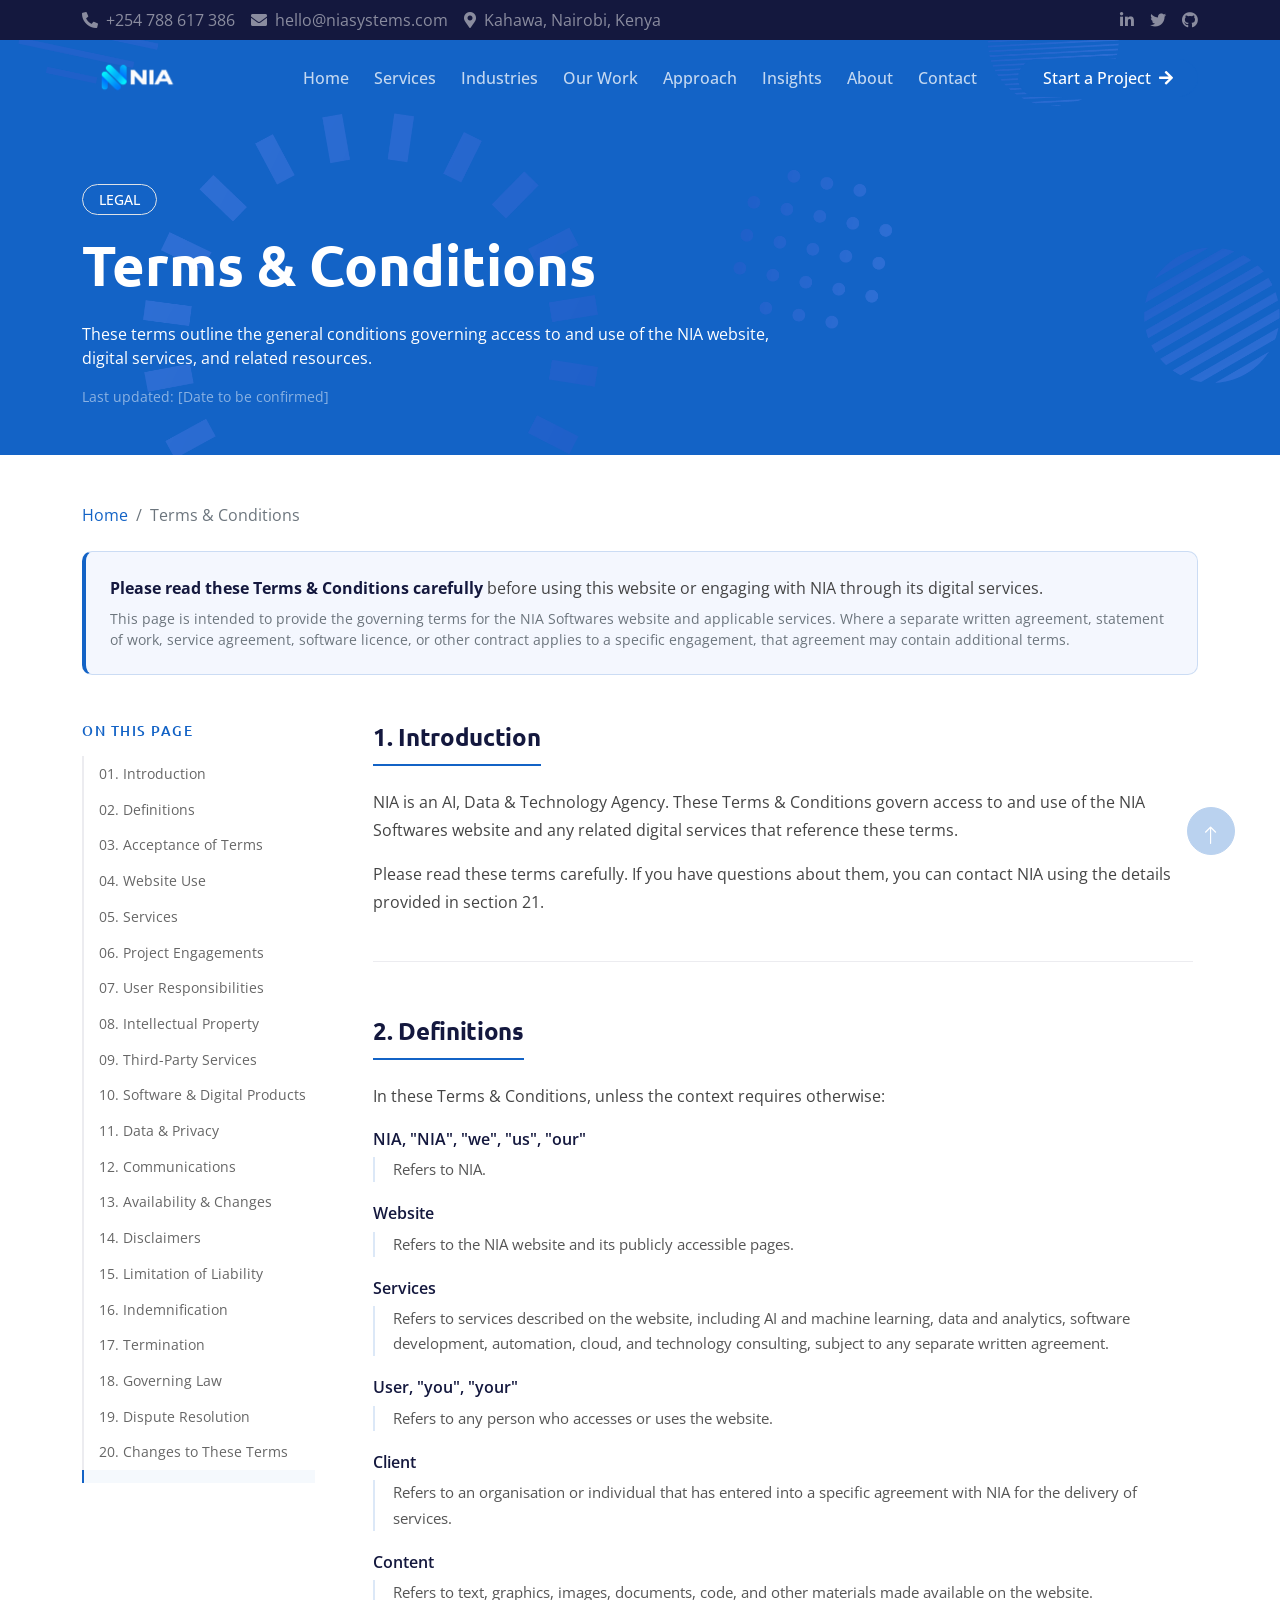
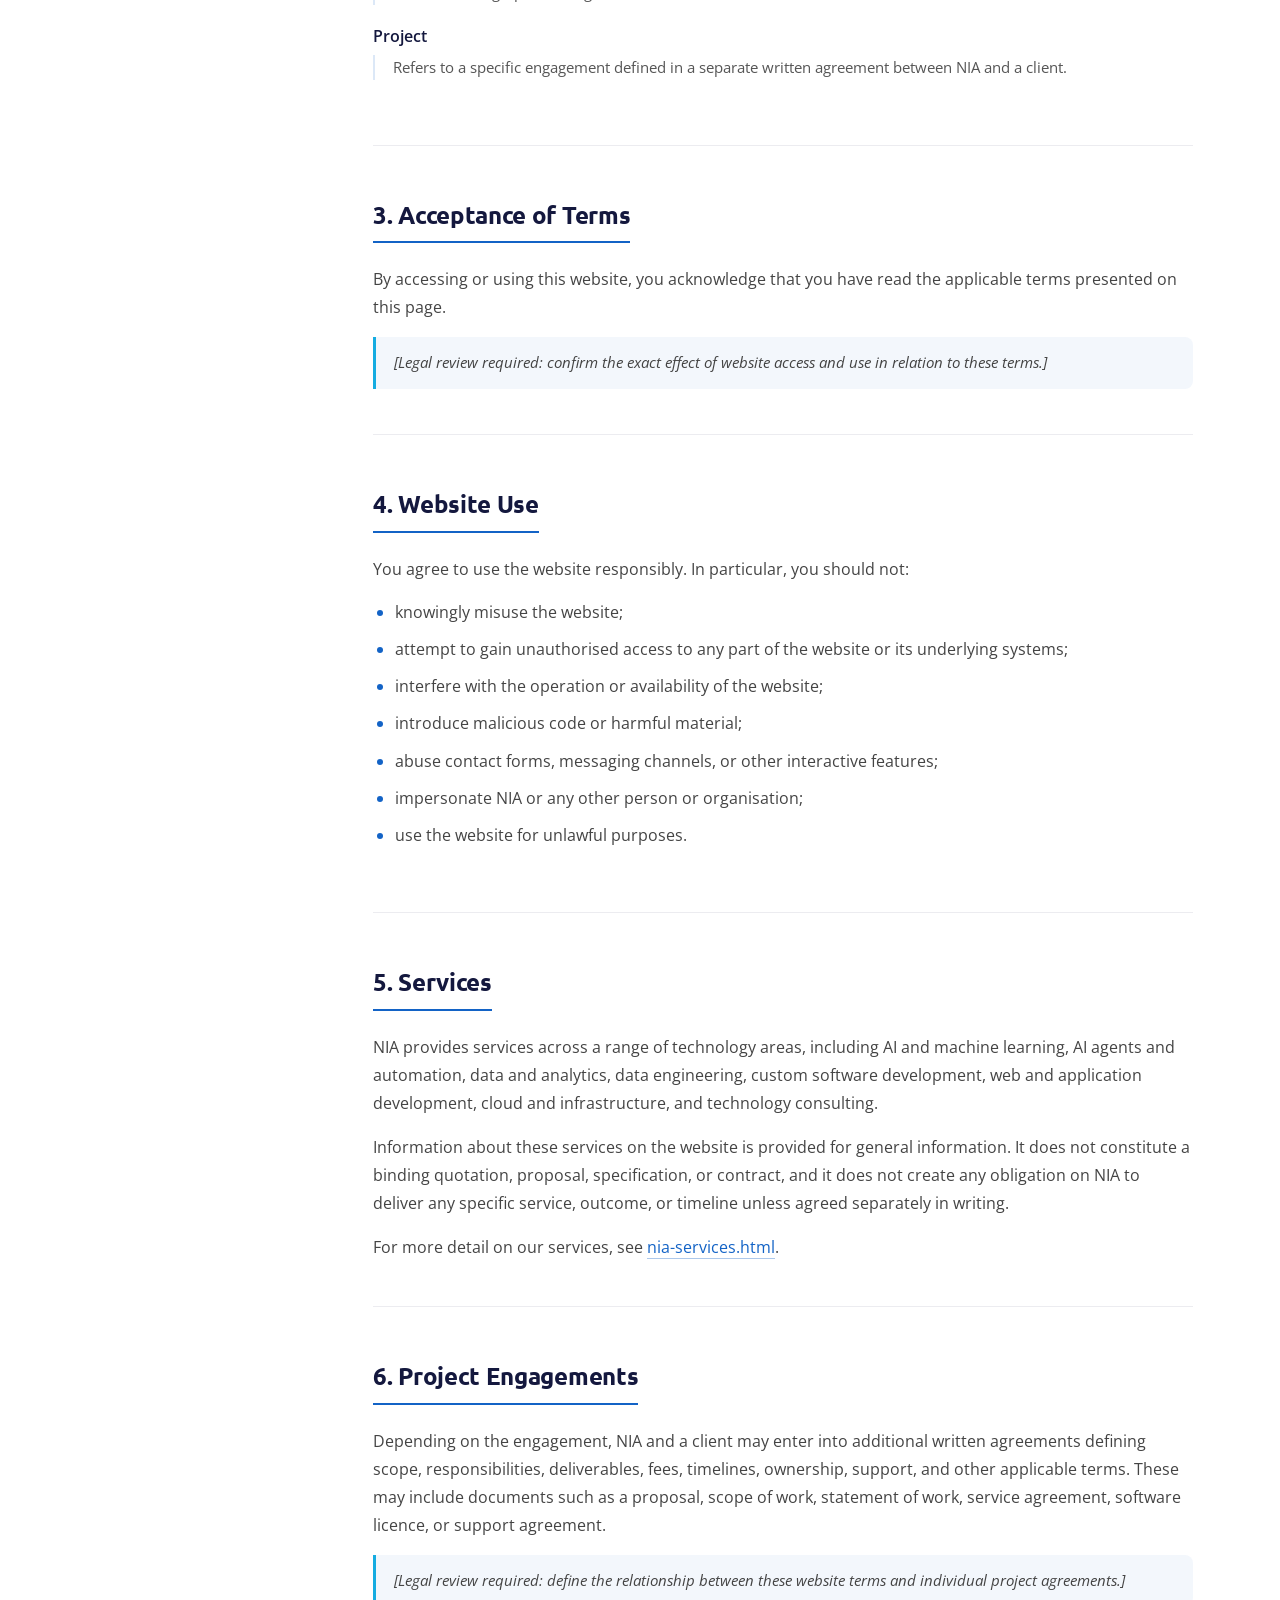
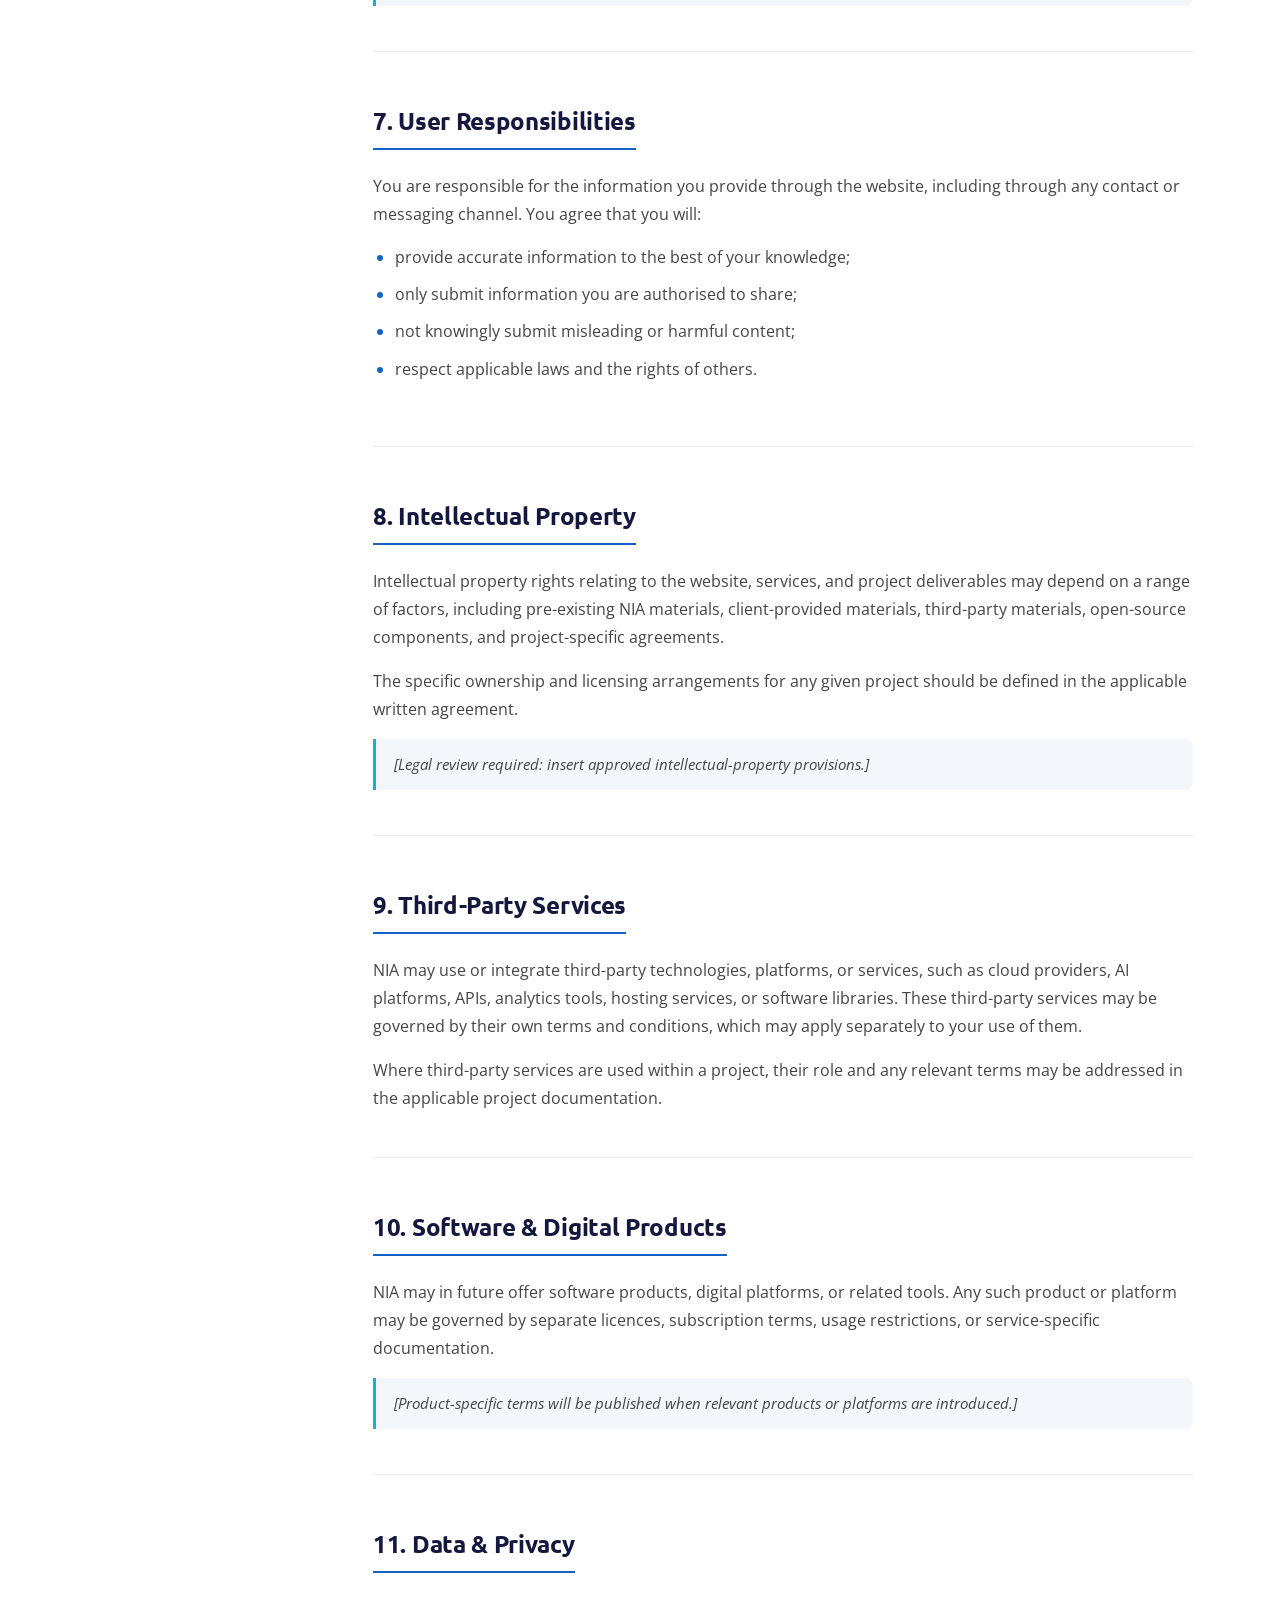
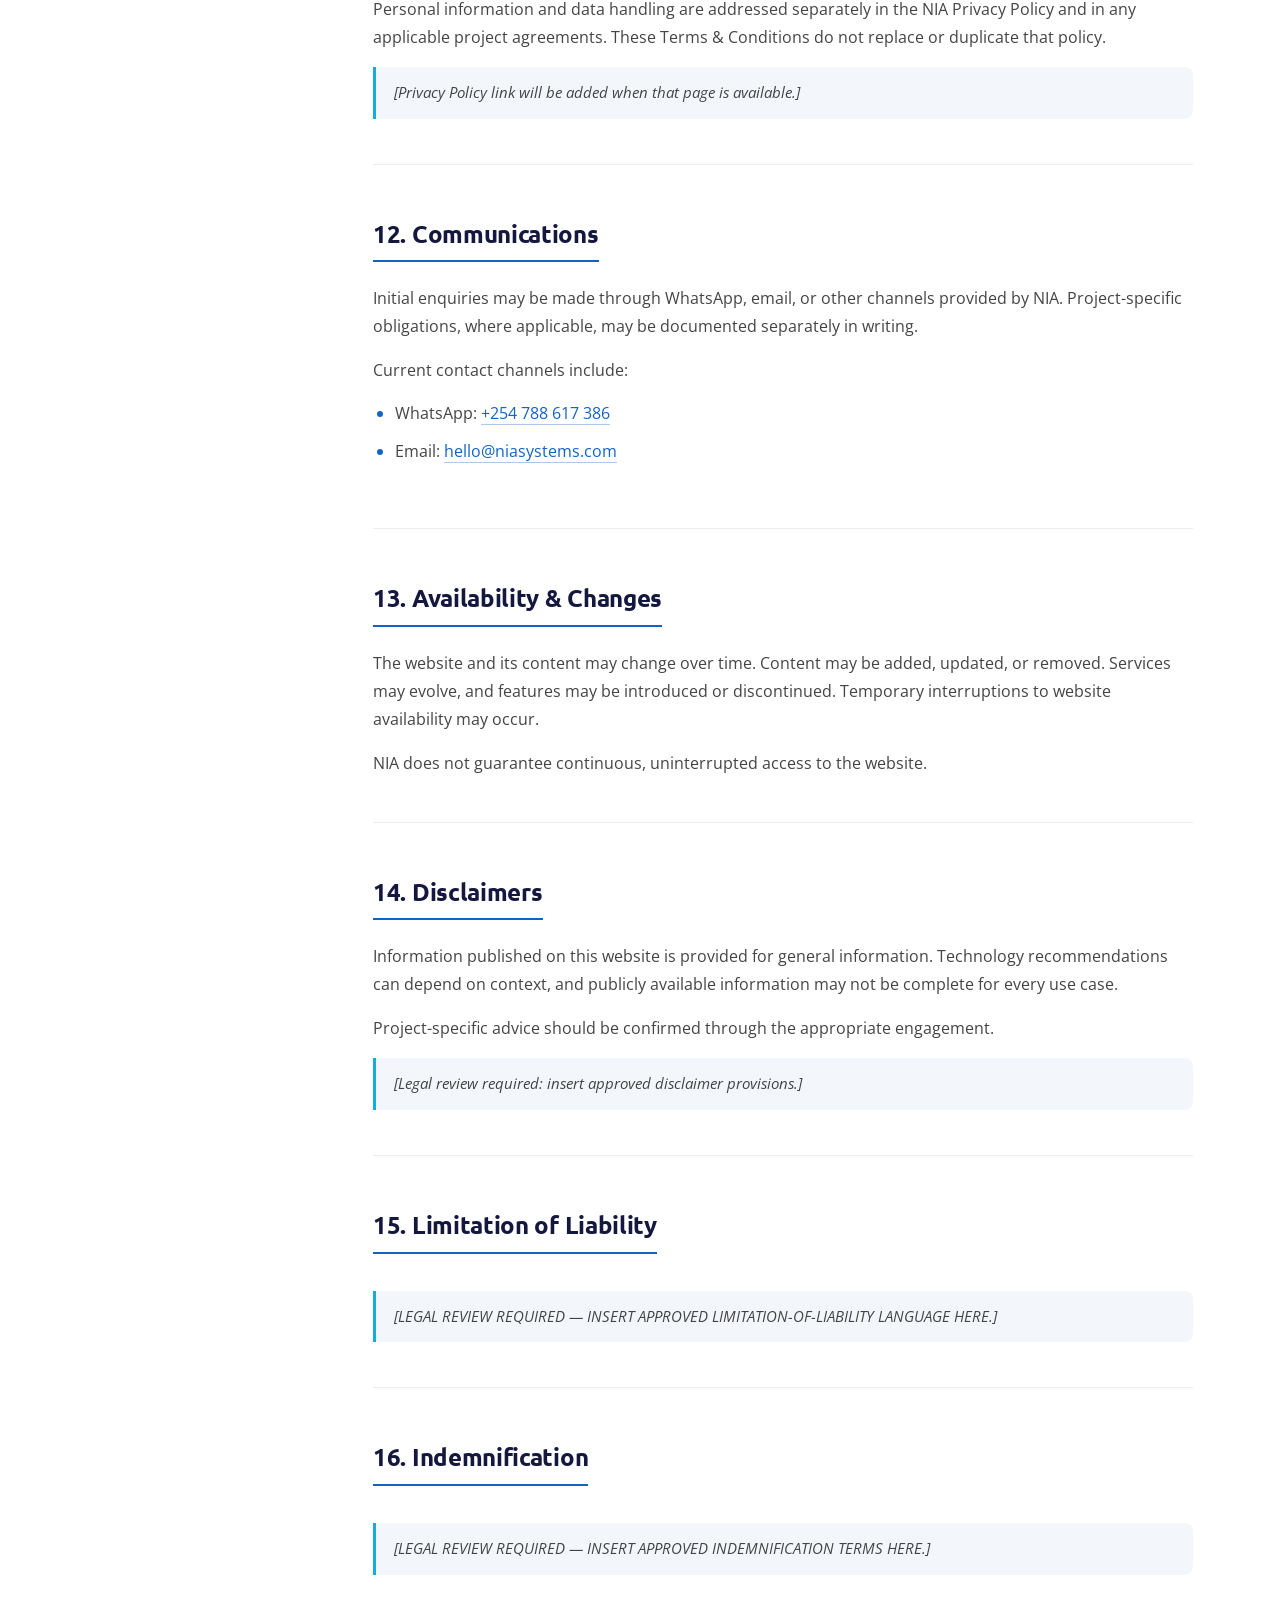
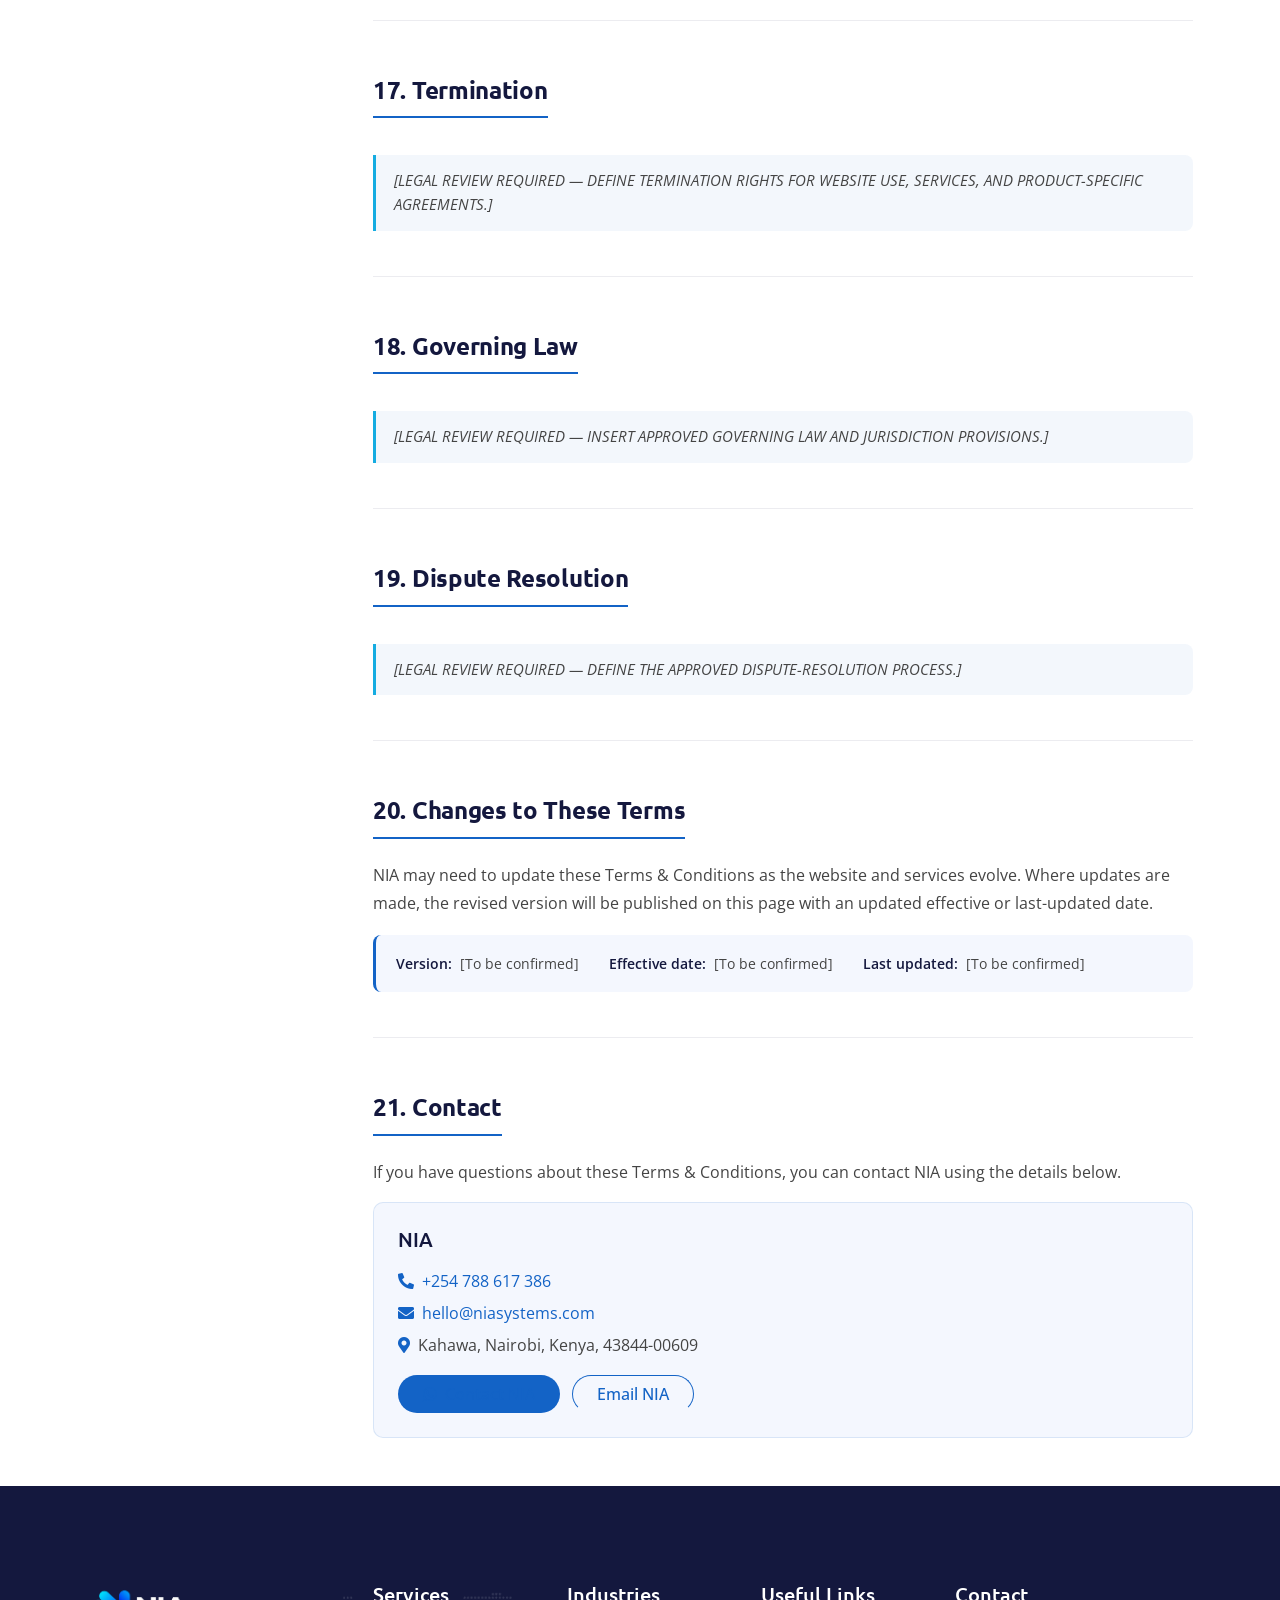
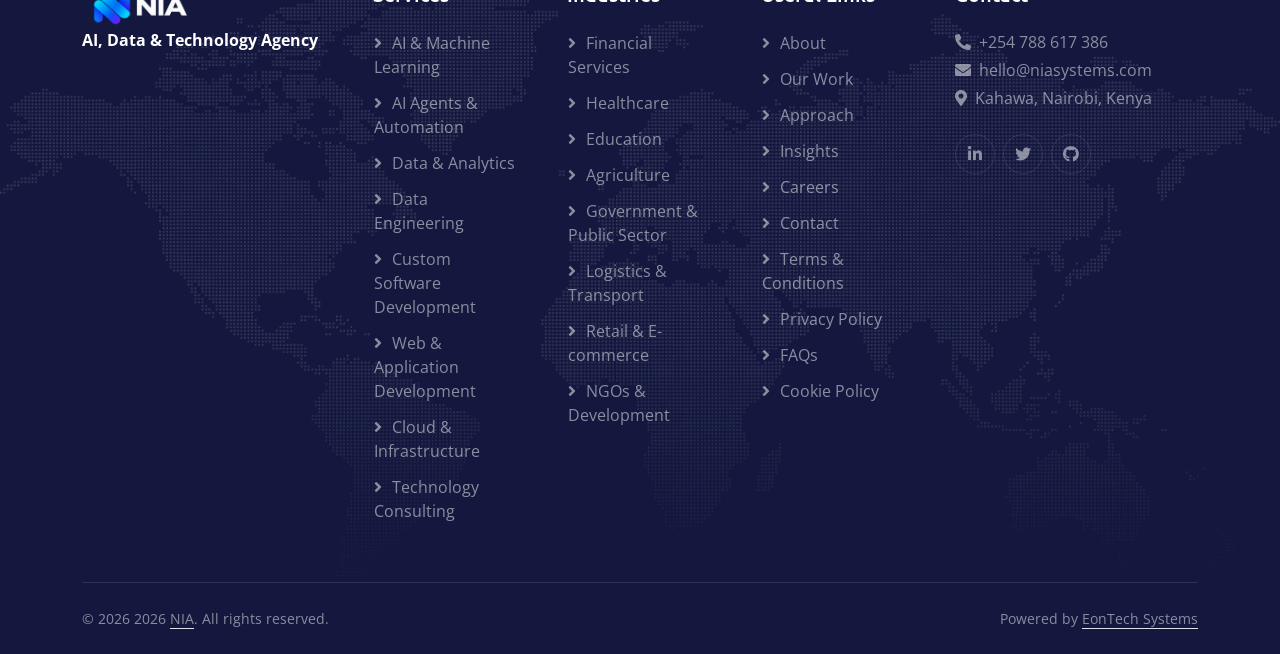
<file: nia-terms.html>
<!doctype html>
<html lang="en">
  <head>
    <meta charset="utf-8" />
    <title>Terms &amp; Conditions | NIA</title>
    <meta
      name="description"
      content="Read the Terms &amp; Conditions governing use of the NIA website and applicable digital services."
    />
    <meta
      name="keywords"
      content="NIA terms, terms and conditions, legal, website terms, AI agency Kenya"
    />
    <meta name="viewport" content="width=device-width, initial-scale=1.0" />
    <meta name="theme-color" content="#1363C6" />
    <link rel="canonical" href="https://niasoftwares.com/nia-terms.html" />

    <!-- Open Graph -->
    <meta property="og:title" content="Terms &amp; Conditions | NIA" />
    <meta
      property="og:description"
      content="Read the Terms &amp; Conditions governing use of the NIA website and applicable digital services."
    />
    <meta property="og:type" content="website" />
    <meta property="og:url" content="https://niasoftwares.com/nia-terms.html" />
    <meta
      property="og:image"
      content="https://niasoftwares.com/img/nia-logo.png"
    />

    <!-- Twitter -->
    <meta name="twitter:card" content="summary_large_image" />
    <meta name="twitter:title" content="Terms &amp; Conditions | NIA" />
    <meta
      name="twitter:description"
      content="Read the Terms &amp; Conditions governing use of the NIA website and applicable digital services."
    />
    <meta
      name="twitter:image"
      content="https://niasoftwares.com/img/nia-logo.png"
    />

    <!-- Favicon -->
    <link href="img/favicon.ico" rel="icon" />

    <!-- Google Web Fonts -->
    <link rel="preconnect" href="https://fonts.googleapis.com" />
    <link rel="preconnect" href="https://fonts.gstatic.com" crossorigin />
    <link
      href="https://fonts.googleapis.com/css2?family=Open+Sans:wght@400;600&family=Ubuntu:wght@500;700&display=swap"
      rel="stylesheet"
    />

    <!-- Icon Font Stylesheet -->
    <link
      href="https://cdnjs.cloudflare.com/ajax/libs/font-awesome/5.10.0/css/all.min.css"
      rel="stylesheet"
    />
    <link
      href="https://cdn.jsdelivr.net/npm/bootstrap-icons@1.4.1/font/bootstrap-icons.css"
      rel="stylesheet"
    />

    <!-- Libraries Stylesheet -->
    <link href="lib/animate/animate.min.css" rel="stylesheet" />

    <!-- Customized Bootstrap Stylesheet -->
    <link href="css/bootstrap.min.css" rel="stylesheet" />

    <!-- Template Stylesheet -->
    <link href="css/style.css" rel="stylesheet" />

    <style>
      /* ============================================================
   NIA — TERMS & CONDITIONS PAGE
   Page-specific styles. Add at the end of style.css.
   Uses existing NIA variables: --primary, --secondary, --light, --dark
   ============================================================ */

      /* ---------- Legal Notice Banner ---------- */
      .nia-legal-notice {
        background: var(--light);
        border-color: rgba(19, 99, 198, 0.18) !important;
        border-left: 4px solid var(--primary) !important;
        color: #444;
      }

      .nia-legal-notice strong {
        color: var(--dark);
      }

      /* ---------- Sticky Table of Contents (Desktop) ---------- */
      .nia-toc-sticky {
        position: sticky;
        top: 100px;
        max-height: calc(100vh - 140px);
        overflow-y: auto;
        padding-right: 10px;
      }

      /* Custom subtle scrollbar for long TOC */
      .nia-toc-sticky::-webkit-scrollbar {
        width: 5px;
      }

      .nia-toc-sticky::-webkit-scrollbar-track {
        background: transparent;
      }

      .nia-toc-sticky::-webkit-scrollbar-thumb {
        background: rgba(19, 99, 198, 0.25);
        border-radius: 5px;
      }

      .nia-toc-sticky::-webkit-scrollbar-thumb:hover {
        background: rgba(19, 99, 198, 0.5);
      }

      /* ---------- TOC Navigation ---------- */
      .nia-toc-nav {
        display: flex;
        flex-direction: column;
        border-left: 2px solid rgba(20, 24, 62, 0.08);
      }

      .nia-toc-link {
        display: block;
        padding: 8px 0 8px 15px;
        margin-left: -2px;
        font-size: 0.88rem;
        line-height: 1.4;
        color: #666;
        text-decoration: none;
        border-left: 2px solid transparent;
        transition:
          color 0.25s ease,
          border-color 0.25s ease,
          padding-left 0.25s ease,
          background-color 0.25s ease;
      }

      .nia-toc-link:hover {
        color: var(--primary);
        border-left-color: rgba(19, 99, 198, 0.4);
        padding-left: 18px;
      }

      .nia-toc-link.active {
        color: var(--primary);
        border-left-color: var(--primary);
        font-weight: 600;
        padding-left: 18px;
        background: rgba(19, 99, 198, 0.04);
      }

      .nia-toc-link:focus-visible {
        outline: 2px solid var(--primary);
        outline-offset: 2px;
        border-radius: 3px;
      }

      /* ---------- Mobile Table of Contents ---------- */
      .nia-toc-mobile .btn {
        font-size: 0.95rem;
        font-weight: 500;
        border-width: 1px;
        padding: 12px 18px;
      }

      .nia-toc-mobile .btn:hover {
        background: var(--primary);
        color: #fff;
      }

      .nia-toc-mobile .btn[aria-expanded="true"] .fa-chevron-down {
        transform: rotate(180deg);
        transition: transform 0.25s ease;
      }

      .nia-toc-mobile .btn .fa-chevron-down {
        transition: transform 0.25s ease;
      }

      .nia-toc-nav-mobile {
        max-height: 60vh;
        overflow-y: auto;
      }

      .nia-toc-nav-mobile a {
        color: #555;
        text-decoration: none;
        font-size: 0.9rem;
        padding-left: 10px;
        border-bottom: 1px solid rgba(20, 24, 62, 0.06);
        transition:
          color 0.2s ease,
          padding-left 0.2s ease,
          background-color 0.2s ease;
      }

      .nia-toc-nav-mobile a:last-child {
        border-bottom: none;
      }

      .nia-toc-nav-mobile a:hover,
      .nia-toc-nav-mobile a:focus {
        color: var(--primary);
        padding-left: 15px;
        background: rgba(19, 99, 198, 0.04);
        border-radius: 4px;
      }

      /* ---------- Legal Document Container ---------- */
      .nia-legal-doc {
        max-width: 820px;
        color: #444;
        font-size: 1rem;
        line-height: 1.75;
      }

      /* ---------- Legal Section ---------- */
      .nia-legal-section {
        scroll-margin-top: 120px;
        margin-bottom: 55px;
        padding-bottom: 45px;
        border-bottom: 1px solid rgba(20, 24, 62, 0.08);
      }

      .nia-legal-section:last-child {
        border-bottom: none;
        margin-bottom: 0;
        padding-bottom: 0;
      }

      .nia-legal-section h2 {
        color: var(--dark);
        font-size: 1.5rem;
        font-weight: 700;
        margin-bottom: 22px;
        padding-bottom: 12px;
        border-bottom: 2px solid var(--primary);
        display: inline-block;
        letter-spacing: -0.3px;
      }

      .nia-legal-section h3 {
        color: var(--dark);
        font-size: 1.15rem;
        font-weight: 600;
        margin-top: 28px;
        margin-bottom: 12px;
      }

      .nia-legal-section p {
        margin-bottom: 16px;
        color: #444;
      }

      .nia-legal-section p:last-child {
        margin-bottom: 0;
      }

      .nia-legal-section ul,
      .nia-legal-section ol {
        margin-bottom: 18px;
        padding-left: 22px;
      }

      .nia-legal-section ul li,
      .nia-legal-section ol li {
        margin-bottom: 10px;
        color: #444;
        line-height: 1.7;
      }

      .nia-legal-section ul li::marker {
        color: var(--primary);
      }

      .nia-legal-section a {
        color: var(--primary);
        text-decoration: none;
        border-bottom: 1px solid rgba(19, 99, 198, 0.35);
        transition:
          border-color 0.2s ease,
          color 0.2s ease;
      }

      .nia-legal-section a:hover {
        color: #0f4f9e;
        border-bottom-color: #0f4f9e;
      }

      .nia-legal-section a:focus-visible {
        outline: 2px solid var(--primary);
        outline-offset: 2px;
        border-radius: 3px;
      }

      /* ---------- Legal Review Placeholder ---------- */
      .nia-legal-placeholder {
        display: block;
        padding: 14px 18px;
        background: rgba(19, 99, 198, 0.05);
        border-left: 3px solid var(--secondary);
        border-radius: 0 8px 8px 0;
        color: #4a5568;
        font-size: 0.92rem;
        font-style: italic;
        line-height: 1.6;
        margin: 15px 0;
      }

      /* ---------- Legal Definitions (Definition List) ---------- */
      .nia-legal-definitions {
        margin: 0 0 20px 0;
      }

      .nia-legal-definitions dt {
        color: var(--dark);
        font-weight: 600;
        font-size: 0.98rem;
        margin-top: 18px;
        margin-bottom: 4px;
      }

      .nia-legal-definitions dt:first-child {
        margin-top: 0;
      }

      .nia-legal-definitions dd {
        margin-left: 0;
        margin-bottom: 10px;
        padding-left: 18px;
        border-left: 2px solid rgba(19, 99, 198, 0.15);
        color: #555;
        font-size: 0.95rem;
        line-height: 1.65;
      }

      /* ---------- Legal Meta (Version, Dates) ---------- */
      .nia-legal-meta {
        display: flex;
        flex-wrap: wrap;
        gap: 20px 30px;
        padding: 16px 20px;
        background: var(--light);
        border-radius: 8px;
        border-left: 3px solid var(--primary);
        font-size: 0.9rem;
        color: #555;
        margin-top: 18px;
      }

      .nia-legal-meta span {
        display: inline-block;
      }

      .nia-legal-meta strong {
        color: var(--dark);
        font-weight: 600;
        margin-right: 4px;
      }

      /* ---------- Legal Contact Card ---------- */
      .nia-legal-contact {
        border-color: rgba(19, 99, 198, 0.12) !important;
      }

      .nia-legal-contact h5 {
        color: var(--dark);
        font-weight: 700;
      }

      .nia-legal-contact a {
        color: var(--primary);
        text-decoration: none;
        border-bottom: 1px solid transparent;
        transition:
          border-color 0.2s ease,
          color 0.2s ease;
      }

      .nia-legal-contact a:hover {
        color: #0f4f9e;
        border-bottom-color: #0f4f9e;
      }

      /* ---------- Print Styles ---------- */
      @media print {
        /* Hide interactive and non-essential elements */
        .sticky-top,
        .back-to-top,
        .footer,
        #spinner,
        .nia-toc-sticky,
        .nia-toc-mobile,
        .btn,
        .hero-header::before,
        .hero-header::after {
          display: none !important;
        }

        /* Reset background colors for readability */
        body,
        .container-fluid,
        .container,
        .nia-legal-doc,
        .nia-legal-section,
        .nia-legal-notice,
        .nia-legal-contact,
        .nia-legal-meta {
          background: #fff !important;
          color: #000 !important;
          box-shadow: none !important;
        }

        /* Simplify border styling */
        .nia-legal-section {
          border-bottom: 1px solid #ccc !important;
          padding-bottom: 20px !important;
          margin-bottom: 25px !important;
          page-break-inside: avoid;
        }

        .nia-legal-section h2 {
          color: #000 !important;
          border-bottom: 2px solid #000 !important;
          font-size: 16pt !important;
          page-break-after: avoid;
        }

        .nia-legal-section h3 {
          color: #000 !important;
          font-size: 12pt !important;
          page-break-after: avoid;
        }

        .nia-legal-doc {
          max-width: 100% !important;
          font-size: 11pt !important;
          line-height: 1.5 !important;
        }

        /* Show URLs for external links */
        .nia-legal-section a[href^="http"]::after {
          content: " (" attr(href) ")";
          font-size: 9pt;
          color: #555;
          word-break: break-all;
        }

        /* Legal placeholder styling for print */
        .nia-legal-placeholder {
          background: #f5f5f5 !important;
          border-left: 3px solid #666 !important;
          padding: 10px 14px !important;
          font-size: 10pt !important;
          page-break-inside: avoid;
        }

        /* Keep definition lists together */
        .nia-legal-definitions {
          page-break-inside: avoid;
        }

        /* Print header */
        body::before {
          content: "NIA — Terms & Conditions";
          display: block;
          font-size: 14pt;
          font-weight: bold;
          text-align: center;
          padding-bottom: 15px;
          margin-bottom: 20px;
          border-bottom: 2px solid #000;
        }

        /* Page break control */
        .nia-legal-section:not(:last-child) {
          page-break-after: auto;
        }
      }

      /* ---------- Responsive: Tablet & Below ---------- */
      @media (max-width: 991.98px) {
        .nia-legal-doc {
          max-width: 100%;
        }

        .nia-legal-section {
          scroll-margin-top: 100px;
          margin-bottom: 40px;
          padding-bottom: 32px;
        }

        .nia-legal-section h2 {
          font-size: 1.35rem;
        }

        .nia-legal-notice {
          padding: 20px !important;
        }

        .nia-legal-meta {
          flex-direction: column;
          gap: 8px;
        }
      }

      /* ---------- Responsive: Mobile ---------- */
      @media (max-width: 767.98px) {
        .nia-legal-doc {
          font-size: 0.95rem;
          line-height: 1.7;
        }

        .nia-legal-section {
          scroll-margin-top: 90px;
          margin-bottom: 35px;
          padding-bottom: 28px;
        }

        .nia-legal-section h2 {
          font-size: 1.2rem;
          margin-bottom: 16px;
          padding-bottom: 8px;
        }

        .nia-legal-section h3 {
          font-size: 1.05rem;
        }

        .nia-legal-section p {
          margin-bottom: 14px;
        }

        .nia-legal-section ul,
        .nia-legal-section ol {
          padding-left: 18px;
        }

        .nia-legal-section ul li,
        .nia-legal-section ol li {
          margin-bottom: 8px;
        }

        .nia-legal-placeholder {
          padding: 12px 15px;
          font-size: 0.88rem;
        }

        .nia-legal-definitions dd {
          padding-left: 14px;
        }

        .nia-legal-meta {
          padding: 14px 16px;
          font-size: 0.85rem;
        }

        .nia-legal-contact {
          padding: 22px !important;
        }

        .nia-legal-contact .btn {
          width: 100%;
          margin-right: 0 !important;
          margin-bottom: 10px;
        }

        .nia-legal-contact .btn:last-child {
          margin-bottom: 0;
        }

        /* Prevent long URLs from breaking layout */
        .nia-legal-doc a {
          word-break: break-word;
        }
      }

      /* ---------- Responsive: Very Small Screens ---------- */
      @media (max-width: 419.98px) {
        .nia-legal-section h2 {
          font-size: 1.1rem;
        }

        .nia-legal-doc {
          font-size: 0.92rem;
        }

        .nia-toc-mobile .btn {
          font-size: 0.88rem;
          padding: 10px 14px;
        }
      }

      /* ---------- Reduced Motion ---------- */
      @media (prefers-reduced-motion: reduce) {
        .nia-toc-link,
        .nia-toc-nav-mobile a,
        .nia-legal-section a,
        .nia-legal-contact a,
        .nia-toc-mobile .btn .fa-chevron-down {
          transition: none !important;
        }
      }
    </style>
    <link rel="icon" href="img/icon-logo.JPG" type="image/png" />
  </head>

  <body>
    <!-- Spinner Start -->
    <div
      id="spinner"
      class="show bg-white position-fixed translate-middle w-100 vh-100 top-50 start-50 d-flex align-items-center justify-content-center"
    >
      <div
        class="spinner-grow text-primary"
        style="width: 3rem; height: 3rem"
        role="status"
      >
        <span class="sr-only">Loading...</span>
      </div>
    </div>
    <!-- Spinner End -->

    <!-- Top Bar Start -->
    <div class="container-fluid bg-dark text-white-50 py-2 d-none d-lg-block">
      <div class="container">
        <div class="d-flex justify-content-between align-items-center">
          <div class="d-flex align-items-center">
            <a class="text-white-50 me-3" href="tel:+254788617386"
              ><i class="fa fa-phone-alt me-2"></i>+254 788 617 386</a
            >
            <a class="text-white-50 me-3" href="mailto:hello@niasystems.com"
              ><i class="fa fa-envelope me-2"></i>hello@niasystems.com</a
            >
            <span class="text-white-50"
              ><i class="fa fa-map-marker-alt me-2"></i>Kahawa, Nairobi,
              Kenya</span
            >
          </div>
          <div class="d-flex">
            <a class="text-white-50 me-3" href="#"
              ><i class="fab fa-linkedin-in"></i
            ></a>
            <a class="text-white-50 me-3" href="#"
              ><i class="fab fa-twitter"></i
            ></a>
            <a class="text-white-50" href="#"><i class="fab fa-github"></i></a>
          </div>
        </div>
      </div>
    </div>
    <!-- Top Bar End -->

    <!-- Navbar Start -->
    <div class="container-fluid sticky-top">
      <div class="container">
        <nav class="navbar navbar-expand-lg navbar-dark p-0">
          <a href="index.html" class="navbar-brand">
            <img src="img/nia-logo.png" alt="NIA" style="height: 45px" />
          </a>
          <button
            type="button"
            class="navbar-toggler ms-auto me-0"
            data-bs-toggle="collapse"
            data-bs-target="#navbarCollapse"
          >
            <span class="navbar-toggler-icon"></span>
          </button>
          <div class="collapse navbar-collapse" id="navbarCollapse">
            <div class="navbar-nav ms-auto align-items-lg-center">
              <a href="index.html" class="nav-item nav-link">Home</a>

              <!-- Mega Menu: Services -->
              <div class="nav-item dropdown mega-menu">
                <a
                  href="#"
                  class="nav-link dropdown-toggle"
                  data-bs-toggle="dropdown"
                  >Services</a
                >
                <div class="dropdown-menu mega-dropdown">
                  <div class="row g-0">
                    <div class="col-lg-3 col-md-6">
                      <div class="mega-col">
                        <h6 class="mega-heading">AI, Automation &amp; ML</h6>
                        <a href="nia-services.html#ai-ml" class="mega-link"
                          >AI &amp; Machine Learning</a
                        >
                        <a href="nia-services.html#ai-agents" class="mega-link"
                          >AI Agents &amp; Automation</a
                        >
                        <a
                          href="nia-services.html#data-analytics"
                          class="mega-link"
                          >Data &amp; Analytics</a
                        >
                        <a
                          href="nia-services.html#data-engineering"
                          class="mega-link"
                          >Data Engineering</a
                        >
                      </div>
                    </div>
                    <div class="col-lg-3 col-md-6">
                      <div class="mega-col">
                        <h6 class="mega-heading">Development</h6>
                        <a
                          href="nia-services.html#custom-software"
                          class="mega-link"
                          >Custom Software Development</a
                        >
                        <a href="nia-services.html#web-app" class="mega-link"
                          >Web &amp; Application Development</a
                        >
                        <a
                          href="nia-services.html#cloud-infra"
                          class="mega-link"
                          >Cloud &amp; Infrastructure</a
                        >
                        <a href="nia-services.html#consulting" class="mega-link"
                          >Technology Consulting</a
                        >
                      </div>
                    </div>
                    <div class="col-lg-6 d-none d-lg-block">
                      <div class="mega-feature">
                        <i class="fa fa-cogs fa-2x text-primary mb-2"></i>
                        <h6 class="text-white">
                          Technology designed around your problems.
                        </h6>
                        <p class="small text-white-50 mb-2">
                          From AI to custom software, we build what your
                          organisation actually needs.
                        </p>
                        <a
                          href="nia-services.html"
                          class="btn btn-sm btn-primary rounded-pill px-3"
                          >Explore All Services
                          <i class="fa fa-arrow-right ms-1"></i
                        ></a>
                      </div>
                    </div>
                  </div>
                </div>
              </div>

              <!-- Mega Menu: Industries -->
              <div class="nav-item dropdown mega-menu">
                <a
                  href="#"
                  class="nav-link dropdown-toggle"
                  data-bs-toggle="dropdown"
                  >Industries</a
                >
                <div class="dropdown-menu mega-dropdown">
                  <div class="row g-0">
                    <div class="col-lg-3 col-md-6">
                      <div class="mega-col">
                        <h6 class="mega-heading">Sectors</h6>
                        <a href="nia-industries.html#finance" class="mega-link"
                          >Financial Services</a
                        >
                        <a
                          href="nia-industries.html#healthcare"
                          class="mega-link"
                          >Healthcare</a
                        >
                        <a
                          href="nia-industries.html#education"
                          class="mega-link"
                          >Education</a
                        >
                        <a
                          href="nia-industries.html#agriculture"
                          class="mega-link"
                          >Agriculture</a
                        >
                      </div>
                    </div>
                    <div class="col-lg-3 col-md-6">
                      <div class="mega-col">
                        <h6 class="mega-heading">Public &amp; Commerce</h6>
                        <a
                          href="nia-industries.html#government"
                          class="mega-link"
                          >Government &amp; Public Sector</a
                        >
                        <a
                          href="nia-industries.html#logistics"
                          class="mega-link"
                          >Logistics &amp; Transport</a
                        >
                        <a href="nia-industries.html#retail" class="mega-link"
                          >Retail &amp; E-commerce</a
                        >
                        <a href="nia-industries.html#ngos" class="mega-link"
                          >NGOs &amp; Development</a
                        >
                      </div>
                    </div>
                    <div class="col-lg-6 d-none d-lg-block">
                      <div class="mega-feature">
                        <i
                          class="fa fa-globe-africa fa-2x text-primary mb-2"
                        ></i>
                        <h6 class="text-white">
                          Solutions shaped around real-world industries.
                        </h6>
                        <p class="small text-white-50 mb-2">
                          We understand the context behind the technology.
                        </p>
                        <a
                          href="nia-industries.html"
                          class="btn btn-sm btn-primary rounded-pill px-3"
                          >Explore Industries
                          <i class="fa fa-arrow-right ms-1"></i
                        ></a>
                      </div>
                    </div>
                  </div>
                </div>
              </div>

              <!-- Mega Menu: Our Work -->
              <div class="nav-item dropdown mega-menu">
                <a
                  href="#"
                  class="nav-link dropdown-toggle"
                  data-bs-toggle="dropdown"
                  >Our Work</a
                >
                <div class="dropdown-menu mega-dropdown">
                  <div class="row g-0">
                    <div class="col-lg-3 col-md-6">
                      <div class="mega-col">
                        <h6 class="mega-heading">Evidence</h6>
                        <a href="nia-work.html#case-studies" class="mega-link"
                          >Case Studies</a
                        >
                        <a href="nia-work.html#projects" class="mega-link"
                          >Projects</a
                        >
                        <a href="nia-work.html#client-results" class="mega-link"
                          >Client Results</a
                        >
                      </div>
                    </div>
                    <div class="col-lg-3 col-md-6">
                      <div class="mega-col">
                        <h6 class="mega-heading">Coming Soon</h6>
                        <span class="mega-link disabled"
                          >Project Dashboard</span
                        >
                        <span class="mega-link disabled">Client Portal</span>
                      </div>
                    </div>
                    <div class="col-lg-6 d-none d-lg-block">
                      <div class="mega-feature">
                        <i class="fa fa-chart-line fa-2x text-primary mb-2"></i>
                        <h6 class="text-white">
                          Technology that delivers outcomes.
                        </h6>
                        <p class="small text-white-50 mb-2">
                          Real projects will be populated from the NIA
                          dashboard.
                        </p>
                        <a
                          href="nia-work.html"
                          class="btn btn-sm btn-primary rounded-pill px-3"
                          >View Our Work <i class="fa fa-arrow-right ms-1"></i
                        ></a>
                      </div>
                    </div>
                  </div>
                </div>
              </div>

              <!-- Mega Menu: Approach -->
              <div class="nav-item dropdown mega-menu">
                <a
                  href="#"
                  class="nav-link dropdown-toggle"
                  data-bs-toggle="dropdown"
                  >Approach</a
                >
                <div class="dropdown-menu mega-dropdown">
                  <div class="row g-0">
                    <div class="col-lg-3 col-md-6">
                      <div class="mega-col">
                        <h6 class="mega-heading">Process</h6>
                        <a
                          href="nia-approach.html#how-we-work"
                          class="mega-link"
                          >How We Work</a
                        >
                        <a href="nia-approach.html#discovery" class="mega-link"
                          >Discovery</a
                        >
                        <a href="nia-approach.html#strategy" class="mega-link"
                          >Strategy</a
                        >
                        <a href="nia-approach.html#design-dev" class="mega-link"
                          >Design &amp; Development</a
                        >
                      </div>
                    </div>
                    <div class="col-lg-3 col-md-6">
                      <div class="mega-col">
                        <h6 class="mega-heading">Delivery</h6>
                        <a href="nia-approach.html#deployment" class="mega-link"
                          >Deployment</a
                        >
                        <a href="nia-approach.html#support" class="mega-link"
                          >Support &amp; Scaling</a
                        >
                      </div>
                    </div>
                    <div class="col-lg-6 d-none d-lg-block">
                      <div class="mega-feature">
                        <i class="fa fa-route fa-2x text-primary mb-2"></i>
                        <h6 class="text-white">From problem to impact.</h6>
                        <p class="small text-white-50 mb-2">
                          A clear, structured path from understanding to scale.
                        </p>
                        <a
                          href="nia-approach.html"
                          class="btn btn-sm btn-primary rounded-pill px-3"
                          >See Our Approach
                          <i class="fa fa-arrow-right ms-1"></i
                        ></a>
                      </div>
                    </div>
                  </div>
                </div>
              </div>

              <!-- Mega Menu: Insights -->
              <div class="nav-item dropdown mega-menu">
                <a
                  href="#"
                  class="nav-link dropdown-toggle"
                  data-bs-toggle="dropdown"
                  >Insights</a
                >
                <div class="dropdown-menu mega-dropdown">
                  <div class="row g-0">
                    <div class="col-lg-3 col-md-6">
                      <div class="mega-col">
                        <h6 class="mega-heading">Knowledge</h6>
                        <a href="nia-insights.html#articles" class="mega-link"
                          >Articles</a
                        >
                        <a href="nia-insights.html#research" class="mega-link"
                          >Research</a
                        >
                        <a href="nia-insights.html#guides" class="mega-link"
                          >Guides</a
                        >
                        <a href="nia-insights.html#reports" class="mega-link"
                          >Reports</a
                        >
                      </div>
                    </div>
                    <div class="col-lg-3 col-md-6">
                      <div class="mega-col">
                        <h6 class="mega-heading">Coming Soon</h6>
                        <span class="mega-link disabled"
                          >AI &amp; Automation</span
                        >
                        <span class="mega-link disabled"
                          >Data &amp; Analytics</span
                        >
                      </div>
                    </div>
                    <div class="col-lg-6 d-none d-lg-block">
                      <div class="mega-feature">
                        <i class="fa fa-lightbulb fa-2x text-primary mb-2"></i>
                        <h6 class="text-white">
                          Ideas, research, and perspectives.
                        </h6>
                        <p class="small text-white-50 mb-2">
                          Thought leadership on intelligent technology.
                        </p>
                        <a
                          href="nia-insights.html"
                          class="btn btn-sm btn-primary rounded-pill px-3"
                          >Explore Insights
                          <i class="fa fa-arrow-right ms-1"></i
                        ></a>
                      </div>
                    </div>
                  </div>
                </div>
              </div>

              <!-- Mega Menu: About -->
              <div class="nav-item dropdown mega-menu">
                <a
                  href="#"
                  class="nav-link dropdown-toggle"
                  data-bs-toggle="dropdown"
                  >About</a
                >
                <div class="dropdown-menu mega-dropdown">
                  <div class="row g-0">
                    <div class="col-lg-3 col-md-6">
                      <div class="mega-col">
                        <h6 class="mega-heading">Company</h6>
                        <a href="nia-about.html#who-we-are" class="mega-link"
                          >Who We Are</a
                        >
                        <a href="nia-about.html#mission" class="mega-link"
                          >Our Mission</a
                        >
                        <a href="nia-about.html#team" class="mega-link"
                          >Our Team</a
                        >
                        <a href="nia-about.html#values" class="mega-link"
                          >Our Values</a
                        >
                        <a href="nia-about.html#careers" class="mega-link"
                          >Careers</a
                        >
                      </div>
                    </div>
                    <div class="col-lg-3 col-md-6">
                      <div class="mega-col">
                        <h6 class="mega-heading">Philosophy</h6>
                        <span class="mega-link disabled"
                          >Technology with purpose.</span
                        >
                      </div>
                    </div>
                    <div class="col-lg-6 d-none d-lg-block">
                      <div class="mega-feature">
                        <i class="fa fa-users fa-2x text-primary mb-2"></i>
                        <h6 class="text-white">
                          Turning complexity into real solutions.
                        </h6>
                        <p class="small text-white-50 mb-2">
                          Learn who we are and why we build.
                        </p>
                        <a
                          href="nia-about.html"
                          class="btn btn-sm btn-primary rounded-pill px-3"
                          >Discover NIA <i class="fa fa-arrow-right ms-1"></i
                        ></a>
                      </div>
                    </div>
                  </div>
                </div>
              </div>

              <a href="nia-contact.html" class="nav-item nav-link">Contact</a>
            </div>
            <a
              href="nia-contact.html"
              class="btn btn-primary rounded-pill px-4 ms-3 d-none d-lg-block"
              >Start a Project <i class="fa fa-arrow-right ms-1"></i
            ></a>
          </div>
        </nav>
      </div>
    </div>
    <!-- Navbar End -->

    <main>
      <!-- Hero Start -->
      <div class="container-fluid pt-5 bg-primary hero-header mb-5">
        <div class="container pt-5">
          <div class="row g-5 pt-5">
            <div
              class="col-lg-8 align-self-center text-center text-lg-start mb-lg-5"
            >
              <div
                class="btn btn-sm border rounded-pill text-white px-3 mb-3 animated slideInRight"
              >
                LEGAL
              </div>
              <h1 class="display-4 text-white mb-4 animated slideInRight">
                Terms &amp; Conditions
              </h1>
              <p class="text-white mb-3 animated slideInRight">
                These terms outline the general conditions governing access to
                and use of the NIA website, digital services, and related
                resources.
              </p>
              <p
                class="text-white-50 small mb-0 animated slideInRight"
                data-terms-last-updated
              >
                Last updated: [Date to be confirmed]
              </p>
            </div>
          </div>
        </div>
      </div>
      <!-- Hero End -->

      <!-- Breadcrumb Start -->
      <div class="container mb-4">
        <nav aria-label="breadcrumb">
          <ol class="breadcrumb mb-0">
            <li class="breadcrumb-item"><a href="index.html">Home</a></li>
            <li class="breadcrumb-item active" aria-current="page">
              Terms &amp; Conditions
            </li>
          </ol>
        </nav>
      </div>
      <!-- Breadcrumb End -->

      <!-- Legal Notice Start -->
      <div class="container mb-5">
        <div
          class="nia-legal-notice p-4 rounded border wow fadeIn"
          data-wow-delay="0.1s"
        >
          <p class="mb-2">
            <strong>Please read these Terms &amp; Conditions carefully</strong>
            before using this website or engaging with NIA through its digital
            services.
          </p>
          <p class="mb-0 small text-muted">
            This page is intended to provide the governing terms for the NIA
            Softwares website and applicable services. Where a separate written
            agreement, statement of work, service agreement, software licence,
            or other contract applies to a specific engagement, that agreement
            may contain additional terms.
          </p>
        </div>
      </div>
      <!-- Legal Notice End -->

      <!-- Main Content Start -->
      <div class="container pb-5">
        <div class="row g-5">
          <!-- Table of Contents (Desktop) -->
          <aside class="col-lg-3 d-none d-lg-block">
            <div class="nia-toc-sticky">
              <h6
                class="text-primary text-uppercase small mb-3"
                style="letter-spacing: 1.5px"
              >
                On this page
              </h6>
              <nav class="nia-toc-nav" aria-label="Terms sections">
                <a href="#introduction" class="nia-toc-link"
                  >01. Introduction</a
                >
                <a href="#definitions" class="nia-toc-link">02. Definitions</a>
                <a href="#acceptance" class="nia-toc-link"
                  >03. Acceptance of Terms</a
                >
                <a href="#website-use" class="nia-toc-link">04. Website Use</a>
                <a href="#services" class="nia-toc-link">05. Services</a>
                <a href="#project-engagements" class="nia-toc-link"
                  >06. Project Engagements</a
                >
                <a href="#user-responsibilities" class="nia-toc-link"
                  >07. User Responsibilities</a
                >
                <a href="#intellectual-property" class="nia-toc-link"
                  >08. Intellectual Property</a
                >
                <a href="#third-party" class="nia-toc-link"
                  >09. Third-Party Services</a
                >
                <a href="#software-products" class="nia-toc-link"
                  >10. Software &amp; Digital Products</a
                >
                <a href="#data-privacy" class="nia-toc-link"
                  >11. Data &amp; Privacy</a
                >
                <a href="#communications" class="nia-toc-link"
                  >12. Communications</a
                >
                <a href="#availability" class="nia-toc-link"
                  >13. Availability &amp; Changes</a
                >
                <a href="#disclaimers" class="nia-toc-link">14. Disclaimers</a>
                <a href="#liability" class="nia-toc-link"
                  >15. Limitation of Liability</a
                >
                <a href="#indemnification" class="nia-toc-link"
                  >16. Indemnification</a
                >
                <a href="#termination" class="nia-toc-link">17. Termination</a>
                <a href="#governing-law" class="nia-toc-link"
                  >18. Governing Law</a
                >
                <a href="#dispute-resolution" class="nia-toc-link"
                  >19. Dispute Resolution</a
                >
                <a href="#changes" class="nia-toc-link"
                  >20. Changes to These Terms</a
                >
                <a href="#contact" class="nia-toc-link">21. Contact</a>
              </nav>
              <div class="mt-4 pt-3 border-top">
                <button
                  type="button"
                  class="btn btn-sm btn-outline-primary rounded-pill w-100"
                  onclick="window.print()"
                >
                  <i class="fa fa-print me-2"></i>Print Terms
                </button>
              </div>
            </div>
          </aside>

          <!-- Mobile Table of Contents -->
          <div class="col-12 d-lg-none">
            <div class="nia-toc-mobile mb-4">
              <button
                class="btn btn-outline-primary rounded-pill w-100 text-start d-flex justify-content-between align-items-center"
                type="button"
                data-bs-toggle="collapse"
                data-bs-target="#mobileToc"
                aria-expanded="false"
                aria-controls="mobileToc"
              >
                <span><i class="fa fa-list me-2"></i>On this page</span>
                <i class="fa fa-chevron-down"></i>
              </button>
              <div class="collapse mt-3" id="mobileToc">
                <nav
                  class="nia-toc-nav-mobile p-3 bg-light rounded border"
                  aria-label="Terms sections"
                >
                  <a href="#introduction" class="d-block py-2"
                    >01. Introduction</a
                  >
                  <a href="#definitions" class="d-block py-2"
                    >02. Definitions</a
                  >
                  <a href="#acceptance" class="d-block py-2"
                    >03. Acceptance of Terms</a
                  >
                  <a href="#website-use" class="d-block py-2"
                    >04. Website Use</a
                  >
                  <a href="#services" class="d-block py-2">05. Services</a>
                  <a href="#project-engagements" class="d-block py-2"
                    >06. Project Engagements</a
                  >
                  <a href="#user-responsibilities" class="d-block py-2"
                    >07. User Responsibilities</a
                  >
                  <a href="#intellectual-property" class="d-block py-2"
                    >08. Intellectual Property</a
                  >
                  <a href="#third-party" class="d-block py-2"
                    >09. Third-Party Services</a
                  >
                  <a href="#software-products" class="d-block py-2"
                    >10. Software &amp; Digital Products</a
                  >
                  <a href="#data-privacy" class="d-block py-2"
                    >11. Data &amp; Privacy</a
                  >
                  <a href="#communications" class="d-block py-2"
                    >12. Communications</a
                  >
                  <a href="#availability" class="d-block py-2"
                    >13. Availability &amp; Changes</a
                  >
                  <a href="#disclaimers" class="d-block py-2"
                    >14. Disclaimers</a
                  >
                  <a href="#liability" class="d-block py-2"
                    >15. Limitation of Liability</a
                  >
                  <a href="#indemnification" class="d-block py-2"
                    >16. Indemnification</a
                  >
                  <a href="#termination" class="d-block py-2"
                    >17. Termination</a
                  >
                  <a href="#governing-law" class="d-block py-2"
                    >18. Governing Law</a
                  >
                  <a href="#dispute-resolution" class="d-block py-2"
                    >19. Dispute Resolution</a
                  >
                  <a href="#changes" class="d-block py-2"
                    >20. Changes to These Terms</a
                  >
                  <a href="#contact" class="d-block py-2">21. Contact</a>
                </nav>
              </div>
            </div>
          </div>

          <!-- Terms Content -->
          <div class="col-lg-9">
            <article class="nia-legal-doc">
              <!-- 01 Introduction -->
              <section id="introduction" class="nia-legal-section">
                <h2>1. Introduction</h2>
                <p>
                  NIA is an AI, Data &amp; Technology Agency. These Terms &amp;
                  Conditions govern access to and use of the NIA Softwares
                  website and any related digital services that reference these
                  terms.
                </p>
                <p>
                  Please read these terms carefully. If you have questions about
                  them, you can contact NIA using the details provided in
                  section 21.
                </p>
              </section>

              <!-- 02 Definitions -->
              <section id="definitions" class="nia-legal-section">
                <h2>2. Definitions</h2>
                <p>
                  In these Terms &amp; Conditions, unless the context requires
                  otherwise:
                </p>
                <dl class="nia-legal-definitions">
                  <dt>NIA, "NIA", "we", "us", "our"</dt>
                  <dd>Refers to NIA.</dd>
                  <dt>Website</dt>
                  <dd>
                    Refers to the NIA website and its publicly accessible pages.
                  </dd>
                  <dt>Services</dt>
                  <dd>
                    Refers to services described on the website, including AI
                    and machine learning, data and analytics, software
                    development, automation, cloud, and technology consulting,
                    subject to any separate written agreement.
                  </dd>
                  <dt>User, "you", "your"</dt>
                  <dd>
                    Refers to any person who accesses or uses the website.
                  </dd>
                  <dt>Client</dt>
                  <dd>
                    Refers to an organisation or individual that has entered
                    into a specific agreement with NIA for the delivery of
                    services.
                  </dd>
                  <dt>Content</dt>
                  <dd>
                    Refers to text, graphics, images, documents, code, and other
                    materials made available on the website.
                  </dd>
                  <dt>Project</dt>
                  <dd>
                    Refers to a specific engagement defined in a separate
                    written agreement between NIA and a client.
                  </dd>
                </dl>
              </section>

              <!-- 03 Acceptance -->
              <section id="acceptance" class="nia-legal-section">
                <h2>3. Acceptance of Terms</h2>
                <p>
                  By accessing or using this website, you acknowledge that you
                  have read the applicable terms presented on this page.
                </p>
                <!-- LEGAL REVIEW REQUIRED:
                                 Confirm the exact legal effect of website use and whether browsing creates a binding agreement. -->
                <p class="nia-legal-placeholder">
                  [Legal review required: confirm the exact effect of website
                  access and use in relation to these terms.]
                </p>
              </section>

              <!-- 04 Website Use -->
              <section id="website-use" class="nia-legal-section">
                <h2>4. Website Use</h2>
                <p>
                  You agree to use the website responsibly. In particular, you
                  should not:
                </p>
                <ul>
                  <li>knowingly misuse the website;</li>
                  <li>
                    attempt to gain unauthorised access to any part of the
                    website or its underlying systems;
                  </li>
                  <li>
                    interfere with the operation or availability of the website;
                  </li>
                  <li>introduce malicious code or harmful material;</li>
                  <li>
                    abuse contact forms, messaging channels, or other
                    interactive features;
                  </li>
                  <li>impersonate NIA or any other person or organisation;</li>
                  <li>use the website for unlawful purposes.</li>
                </ul>
                <!-- LEGAL REVIEW REQUIRED: Confirm list of prohibited uses. -->
              </section>

              <!-- 05 Services -->
              <section id="services" class="nia-legal-section">
                <h2>5. Services</h2>
                <p>
                  NIA provides services across a range of technology areas,
                  including AI and machine learning, AI agents and automation,
                  data and analytics, data engineering, custom software
                  development, web and application development, cloud and
                  infrastructure, and technology consulting.
                </p>
                <p>
                  Information about these services on the website is provided
                  for general information. It does not constitute a binding
                  quotation, proposal, specification, or contract, and it does
                  not create any obligation on NIA to deliver any specific
                  service, outcome, or timeline unless agreed separately in
                  writing.
                </p>
                <p>
                  For more detail on our services, see
                  <a href="nia-services.html">nia-services.html</a>.
                </p>
              </section>

              <!-- 06 Project Engagements -->
              <section id="project-engagements" class="nia-legal-section">
                <h2>6. Project Engagements</h2>
                <p>
                  Depending on the engagement, NIA and a client may enter into
                  additional written agreements defining scope,
                  responsibilities, deliverables, fees, timelines, ownership,
                  support, and other applicable terms. These may include
                  documents such as a proposal, scope of work, statement of
                  work, service agreement, software licence, or support
                  agreement.
                </p>
                <!-- LEGAL REVIEW REQUIRED:
                                 Define the relationship between these website terms and separate project agreements. -->
                <p class="nia-legal-placeholder">
                  [Legal review required: define the relationship between these
                  website terms and individual project agreements.]
                </p>
              </section>

              <!-- 07 User Responsibilities -->
              <section id="user-responsibilities" class="nia-legal-section">
                <h2>7. User Responsibilities</h2>
                <p>
                  You are responsible for the information you provide through
                  the website, including through any contact or messaging
                  channel. You agree that you will:
                </p>
                <ul>
                  <li>
                    provide accurate information to the best of your knowledge;
                  </li>
                  <li>only submit information you are authorised to share;</li>
                  <li>not knowingly submit misleading or harmful content;</li>
                  <li>respect applicable laws and the rights of others.</li>
                </ul>
              </section>

              <!-- 08 Intellectual Property -->
              <section id="intellectual-property" class="nia-legal-section">
                <h2>8. Intellectual Property</h2>
                <p>
                  Intellectual property rights relating to the website,
                  services, and project deliverables may depend on a range of
                  factors, including pre-existing NIA materials, client-provided
                  materials, third-party materials, open-source components, and
                  project-specific agreements.
                </p>
                <p>
                  The specific ownership and licensing arrangements for any
                  given project should be defined in the applicable written
                  agreement.
                </p>
                <!-- LEGAL REVIEW REQUIRED:
                                 Insert approved intellectual-property provisions and their application
                                 to the website, project deliverables, and third-party materials. -->
                <p class="nia-legal-placeholder">
                  [Legal review required: insert approved intellectual-property
                  provisions.]
                </p>
              </section>

              <!-- 09 Third-Party Services -->
              <section id="third-party" class="nia-legal-section">
                <h2>9. Third-Party Services</h2>
                <p>
                  NIA may use or integrate third-party technologies, platforms,
                  or services, such as cloud providers, AI platforms, APIs,
                  analytics tools, hosting services, or software libraries.
                  These third-party services may be governed by their own terms
                  and conditions, which may apply separately to your use of
                  them.
                </p>
                <p>
                  Where third-party services are used within a project, their
                  role and any relevant terms may be addressed in the applicable
                  project documentation.
                </p>
              </section>

              <!-- 10 Software & Digital Products -->
              <section id="software-products" class="nia-legal-section">
                <h2>10. Software &amp; Digital Products</h2>
                <p>
                  NIA may in future offer software products, digital platforms,
                  or related tools. Any such product or platform may be governed
                  by separate licences, subscription terms, usage restrictions,
                  or service-specific documentation.
                </p>
                <!-- LEGAL REVIEW REQUIRED: Prepare product-specific terms when products are launched. -->
                <p class="nia-legal-placeholder">
                  [Product-specific terms will be published when relevant
                  products or platforms are introduced.]
                </p>
              </section>

              <!-- 11 Data & Privacy -->
              <section id="data-privacy" class="nia-legal-section">
                <h2>11. Data &amp; Privacy</h2>
                <p>
                  Personal information and data handling are addressed
                  separately in the NIA Privacy Policy and in any applicable
                  project agreements. These Terms &amp; Conditions do not
                  replace or duplicate that policy.
                </p>
                <p class="nia-legal-placeholder">
                  [Privacy Policy link will be added when that page is
                  available.]
                </p>
                <!-- LEGAL REVIEW REQUIRED: confirm link and cross-references once the Privacy Policy is available. -->
              </section>

              <!-- 12 Communications -->
              <section id="communications" class="nia-legal-section">
                <h2>12. Communications</h2>
                <p>
                  Initial enquiries may be made through WhatsApp, email, or
                  other channels provided by NIA. Project-specific obligations,
                  where applicable, may be documented separately in writing.
                </p>
                <p>Current contact channels include:</p>
                <ul>
                  <li>
                    WhatsApp:
                    <a
                      href="https://wa.me/254788617386"
                      target="_blank"
                      rel="noopener noreferrer"
                      >+254 788 617 386</a
                    >
                  </li>
                  <li>
                    Email:
                    <a href="mailto:hello@niasystems.com"
                      >hello@niasystems.com</a
                    >
                  </li>
                </ul>
                <!-- LEGAL REVIEW REQUIRED: confirm whether WhatsApp or email communication is intended to have any specific legal effect. -->
              </section>

              <!-- 13 Availability & Changes -->
              <section id="availability" class="nia-legal-section">
                <h2>13. Availability &amp; Changes</h2>
                <p>
                  The website and its content may change over time. Content may
                  be added, updated, or removed. Services may evolve, and
                  features may be introduced or discontinued. Temporary
                  interruptions to website availability may occur.
                </p>
                <p>
                  NIA does not guarantee continuous, uninterrupted access to the
                  website.
                </p>
              </section>

              <!-- 14 Disclaimers -->
              <section id="disclaimers" class="nia-legal-section">
                <h2>14. Disclaimers</h2>
                <p>
                  Information published on this website is provided for general
                  information. Technology recommendations can depend on context,
                  and publicly available information may not be complete for
                  every use case.
                </p>
                <p>
                  Project-specific advice should be confirmed through the
                  appropriate engagement.
                </p>
                <!-- LEGAL REVIEW REQUIRED: insert approved disclaimers. -->
                <p class="nia-legal-placeholder">
                  [Legal review required: insert approved disclaimer
                  provisions.]
                </p>
              </section>

              <!-- 15 Limitation of Liability -->
              <section id="liability" class="nia-legal-section">
                <h2>15. Limitation of Liability</h2>
                <!-- LEGAL REVIEW REQUIRED:
                                 Insert approved limitation-of-liability language. -->
                <p class="nia-legal-placeholder">
                  [LEGAL REVIEW REQUIRED — INSERT APPROVED
                  LIMITATION-OF-LIABILITY LANGUAGE HERE.]
                </p>
              </section>

              <!-- 16 Indemnification -->
              <section id="indemnification" class="nia-legal-section">
                <h2>16. Indemnification</h2>
                <!-- LEGAL REVIEW REQUIRED:
                                 Insert approved indemnification terms. -->
                <p class="nia-legal-placeholder">
                  [LEGAL REVIEW REQUIRED — INSERT APPROVED INDEMNIFICATION TERMS
                  HERE.]
                </p>
              </section>

              <!-- 17 Termination -->
              <section id="termination" class="nia-legal-section">
                <h2>17. Termination</h2>
                <!-- LEGAL REVIEW REQUIRED:
                                 Define termination rights for website use, services, and product-specific agreements. -->
                <p class="nia-legal-placeholder">
                  [LEGAL REVIEW REQUIRED — DEFINE TERMINATION RIGHTS FOR WEBSITE
                  USE, SERVICES, AND PRODUCT-SPECIFIC AGREEMENTS.]
                </p>
              </section>

              <!-- 18 Governing Law -->
              <section id="governing-law" class="nia-legal-section">
                <h2>18. Governing Law</h2>
                <!-- LEGAL REVIEW REQUIRED:
                                 Insert approved governing-law and jurisdiction provisions.
                                 NIA is based in Nairobi, Kenya. -->
                <p class="nia-legal-placeholder">
                  [LEGAL REVIEW REQUIRED — INSERT APPROVED GOVERNING LAW AND
                  JURISDICTION PROVISIONS.]
                </p>
              </section>

              <!-- 19 Dispute Resolution -->
              <section id="dispute-resolution" class="nia-legal-section">
                <h2>19. Dispute Resolution</h2>
                <!-- LEGAL REVIEW REQUIRED:
                                 Define the approved dispute-resolution process. -->
                <p class="nia-legal-placeholder">
                  [LEGAL REVIEW REQUIRED — DEFINE THE APPROVED
                  DISPUTE-RESOLUTION PROCESS.]
                </p>
              </section>

              <!-- 20 Changes to These Terms -->
              <section id="changes" class="nia-legal-section">
                <h2>20. Changes to These Terms</h2>
                <p>
                  NIA may need to update these Terms &amp; Conditions as the
                  website and services evolve. Where updates are made, the
                  revised version will be published on this page with an updated
                  effective or last-updated date.
                </p>
                <p class="nia-legal-meta">
                  <span><strong>Version:</strong> [To be confirmed]</span>
                  <span
                    ><strong>Effective date:</strong> [To be confirmed]</span
                  >
                  <span><strong>Last updated:</strong> [To be confirmed]</span>
                </p>
                <!-- Version history will be published when available. -->
              </section>

              <!-- 21 Contact -->
              <section id="contact" class="nia-legal-section">
                <h2>21. Contact</h2>
                <p>
                  If you have questions about these Terms &amp; Conditions, you
                  can contact NIA using the details below.
                </p>
                <div class="nia-legal-contact p-4 bg-light rounded border">
                  <h5 class="mb-3">NIA</h5>
                  <p class="mb-1">
                    <i class="fa fa-phone-alt text-primary me-2"></i
                    ><a href="tel:+254788617386">+254 788 617 386</a>
                  </p>
                  <p class="mb-1">
                    <i class="fa fa-envelope text-primary me-2"></i
                    ><a href="mailto:hello@niasystems.com"
                      >hello@niasystems.com</a
                    >
                  </p>
                  <p class="mb-3">
                    <i class="fa fa-map-marker-alt text-primary me-2"></i
                    >Kahawa, Nairobi, Kenya, 43844-00609
                  </p>
                  <a
                    href="https://wa.me/254788617386"
                    target="_blank"
                    rel="noopener noreferrer"
                    class="btn btn-primary rounded-pill px-4 me-2"
                    ><i class="fab fa-whatsapp me-2"></i>Contact NIA</a
                  >
                  <a
                    href="mailto:hello@niasystems.com"
                    class="btn btn-outline-primary rounded-pill px-4"
                    >Email NIA</a
                  >
                </div>
              </section>
            </article>
          </div>
        </div>
      </div>
      <!-- Main Content End -->
    </main>

    <!-- Footer Start (Reused from Homepage) -->
    <div class="container-fluid bg-dark text-white-50 footer pt-5">
      <div class="container py-5">
        <div class="row g-5">
          <div class="col-md-6 col-lg-3 wow fadeIn" data-wow-delay="0.1s">
            <a href="index.html" class="d-inline-block mb-3">
              <img
                src="img/nia-footer-logo.png"
                alt="NIA"
                style="height: 45px"
              />
            </a>
            <p class="mb-1 fw-bold text-white" style="margin-top: -15px">
              AI, Data &amp; Technology Agency
            </p>
          </div>
          <div class="col-md-6 col-lg-2 wow fadeIn" data-wow-delay="0.3s">
            <h5 class="text-white mb-4">Services</h5>
            <a class="btn btn-link" href="nia-services.html#ai-ml"
              >AI &amp; Machine Learning</a
            >
            <a class="btn btn-link" href="nia-services.html#ai-agents"
              >AI Agents &amp; Automation</a
            >
            <a class="btn btn-link" href="nia-services.html#data-analytics"
              >Data &amp; Analytics</a
            >
            <a class="btn btn-link" href="nia-services.html#data-engineering"
              >Data Engineering</a
            >
            <a class="btn btn-link" href="nia-services.html#custom-software"
              >Custom Software Development</a
            >
            <a class="btn btn-link" href="nia-services.html#web-app"
              >Web &amp; Application Development</a
            >
            <a class="btn btn-link" href="nia-services.html#cloud-infra"
              >Cloud &amp; Infrastructure</a
            >
            <a class="btn btn-link" href="nia-services.html#consulting"
              >Technology Consulting</a
            >
          </div>
          <div class="col-md-6 col-lg-2 wow fadeIn" data-wow-delay="0.5s">
            <h5 class="text-white mb-4">Industries</h5>
            <a class="btn btn-link" href="nia-industries.html#finance"
              >Financial Services</a
            >
            <a class="btn btn-link" href="nia-industries.html#healthcare"
              >Healthcare</a
            >
            <a class="btn btn-link" href="nia-industries.html#education"
              >Education</a
            >
            <a class="btn btn-link" href="nia-industries.html#agriculture"
              >Agriculture</a
            >
            <a class="btn btn-link" href="nia-industries.html#government"
              >Government &amp; Public Sector</a
            >
            <a class="btn btn-link" href="nia-industries.html#logistics"
              >Logistics &amp; Transport</a
            >
            <a class="btn btn-link" href="nia-industries.html#retail"
              >Retail &amp; E-commerce</a
            >
            <a class="btn btn-link" href="nia-industries.html#ngos"
              >NGOs &amp; Development</a
            >
          </div>
          <div class="col-md-6 col-lg-2 wow fadeIn" data-wow-delay="0.7s">
            <h5 class="text-white mb-4">Useful Links</h5>
            <a class="btn btn-link" href="nia-about.html">About</a>
            <a class="btn btn-link" href="nia-work.html">Our Work</a>
            <a class="btn btn-link" href="nia-approach.html">Approach</a>
            <a class="btn btn-link" href="nia-insights.html">Insights</a>
            <a class="btn btn-link" href="nia-about.html#careers">Careers</a>
            <a class="btn btn-link" href="nia-contact.html">Contact</a>
            <a class="btn btn-link" href="nia-terms.html"
              >Terms &amp; Conditions</a
            >
            <a class="btn btn-link" href="#">Privacy Policy</a>
            <a class="btn btn-link" href="#">FAQs</a>
            <a class="btn btn-link" href="#">Cookie Policy</a>
          </div>
          <div class="col-md-6 col-lg-3 wow fadeIn" data-wow-delay="0.9s">
            <h5 class="text-white mb-4">Contact</h5>
            <p class="mb-1">
              <i class="fa fa-phone-alt me-2"></i
              ><a href="tel:+254788617386" class="text-white-50"
                >+254 788 617 386</a
              >
            </p>
            <p class="mb-1">
              <i class="fa fa-envelope me-2"></i
              ><a href="mailto:hello@niasystems.com" class="text-white-50"
                >hello@niasystems.com</a
              >
            </p>
            <p class="mb-3">
              <i class="fa fa-map-marker-alt me-2"></i>Kahawa, Nairobi, Kenya
            </p>
            <div class="d-flex pt-2">
              <a class="btn btn-outline-light btn-social me-2" href="#"
                ><i class="fab fa-linkedin-in"></i
              ></a>
              <a class="btn btn-outline-light btn-social me-2" href="#"
                ><i class="fab fa-twitter"></i
              ></a>
              <a class="btn btn-outline-light btn-social" href="#"
                ><i class="fab fa-github"></i
              ></a>
            </div>
          </div>
        </div>
      </div>
      <div class="container wow fadeIn" data-wow-delay="0.1s">
        <div class="copyright">
          <div class="row">
            <div class="col-md-6 text-center text-md-start mb-3 mb-md-0">
              &copy; 2026 <span id="currentYear"></span>
              <a class="border-bottom text-white-50" href="index.html">NIA</a>.
              All rights reserved.
            </div>
            <div class="col-md-6 text-center text-md-end">
              <span class="text-white-50"
                >Powered by
                <a
                  class="border-bottom text-white-50"
                  href="https://eontechsystems.com"
                  target="_blank"
                  >EonTech Systems</a
                ></span
              >
            </div>
          </div>
        </div>
      </div>
    </div>
    <!-- Footer End -->

    <!-- Back to Top -->
    <a href="#" class="btn btn-lg btn-primary btn-lg-square back-to-top pt-2"
      ><i class="bi bi-arrow-up"></i
    ></a>

    <!-- JavaScript Libraries -->
    <script src="https://ajax.googleapis.com/ajax/libs/jquery/3.6.1/jquery.min.js"></script>
    <script src="https://cdn.jsdelivr.net/npm/bootstrap@5.0.0/dist/js/bootstrap.bundle.min.js"></script>
    <script src="lib/wow/wow.min.js"></script>
    <script src="lib/easing/easing.min.js"></script>
    <script src="lib/waypoints/waypoints.min.js"></script>

    <!-- Template Javascript -->
    <script src="js/main.js"></script>

    <!-- NIA Terms Page Script -->
    <script>
      (function () {
        "use strict";

        /* ============================================================
           TERMS — Table of contents active state (desktop)
           Uses IntersectionObserver, lightweight, no scroll spam
           ============================================================ */
        const legalSections = document.querySelectorAll(".nia-legal-section");
        const tocLinks = document.querySelectorAll(".nia-toc-link");

        function setActiveToc(id) {
          tocLinks.forEach(function (link) {
            const href = link.getAttribute("href");
            if (href === "#" + id) {
              link.classList.add("active");
              link.setAttribute("aria-current", "true");
            } else {
              link.classList.remove("active");
              link.removeAttribute("aria-current");
            }
          });
        }

        if ("IntersectionObserver" in window && legalSections.length) {
          const observerOptions = {
            root: null,
            rootMargin: "-40% 0px -55% 0px",
            threshold: 0,
          };

          const observer = new IntersectionObserver(function (entries) {
            entries.forEach(function (entry) {
              if (entry.isIntersecting) {
                setActiveToc(entry.target.id);
              }
            });
          }, observerOptions);

          legalSections.forEach(function (section) {
            observer.observe(section);
          });
        }

        /* ============================================================
           Deep-link offset adjustment
           ============================================================ */
        if (window.location.hash) {
          window.setTimeout(function () {
            const target = document.querySelector(window.location.hash);
            if (target) {
              const offset = 120;
              const top =
                target.getBoundingClientRect().top +
                window.pageYOffset -
                offset;
              window.scrollTo({ top: top, behavior: "auto" });
            }
          }, 200);
        }

        /* ============================================================
           Dynamic footer year
           ============================================================ */
        const yearEl = document.getElementById("currentYear");
        if (yearEl) {
          yearEl.textContent = new Date().getFullYear();
        }
      })();
    </script>
  </body>
</html>
</file>
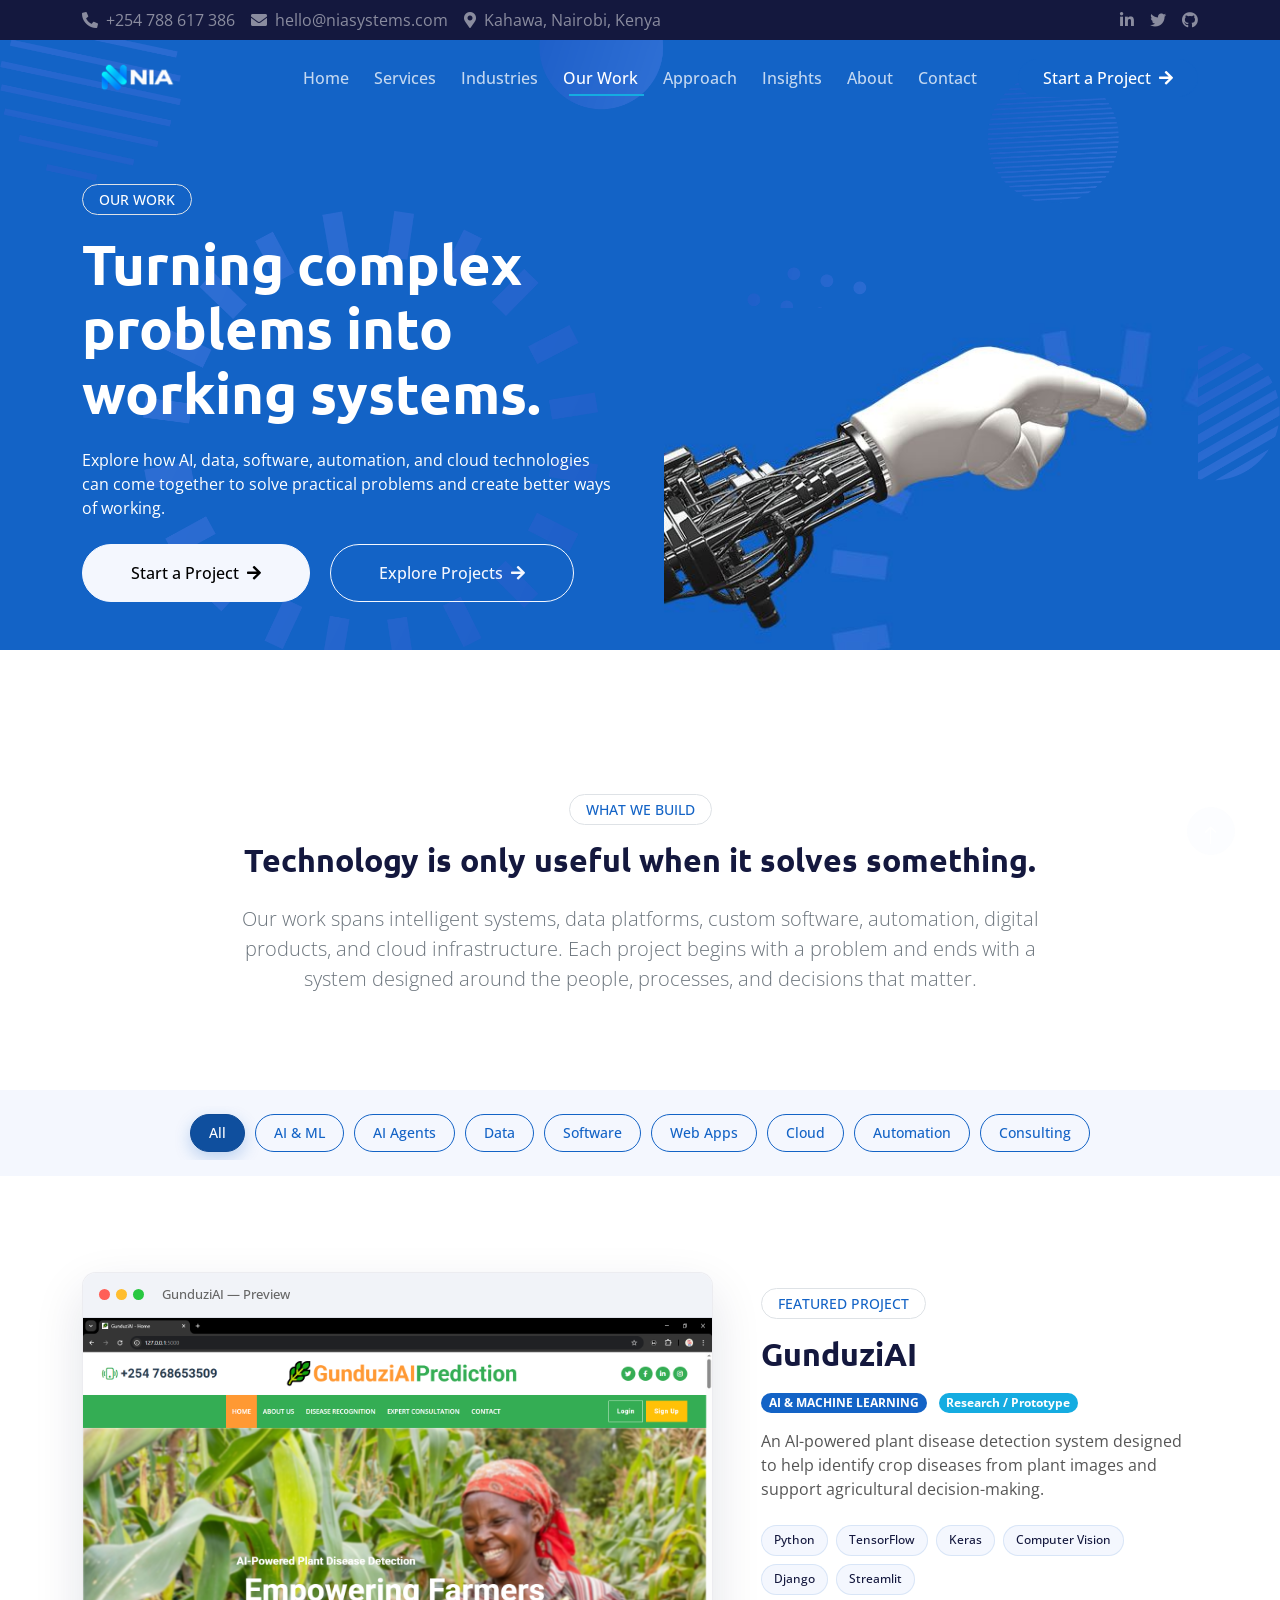
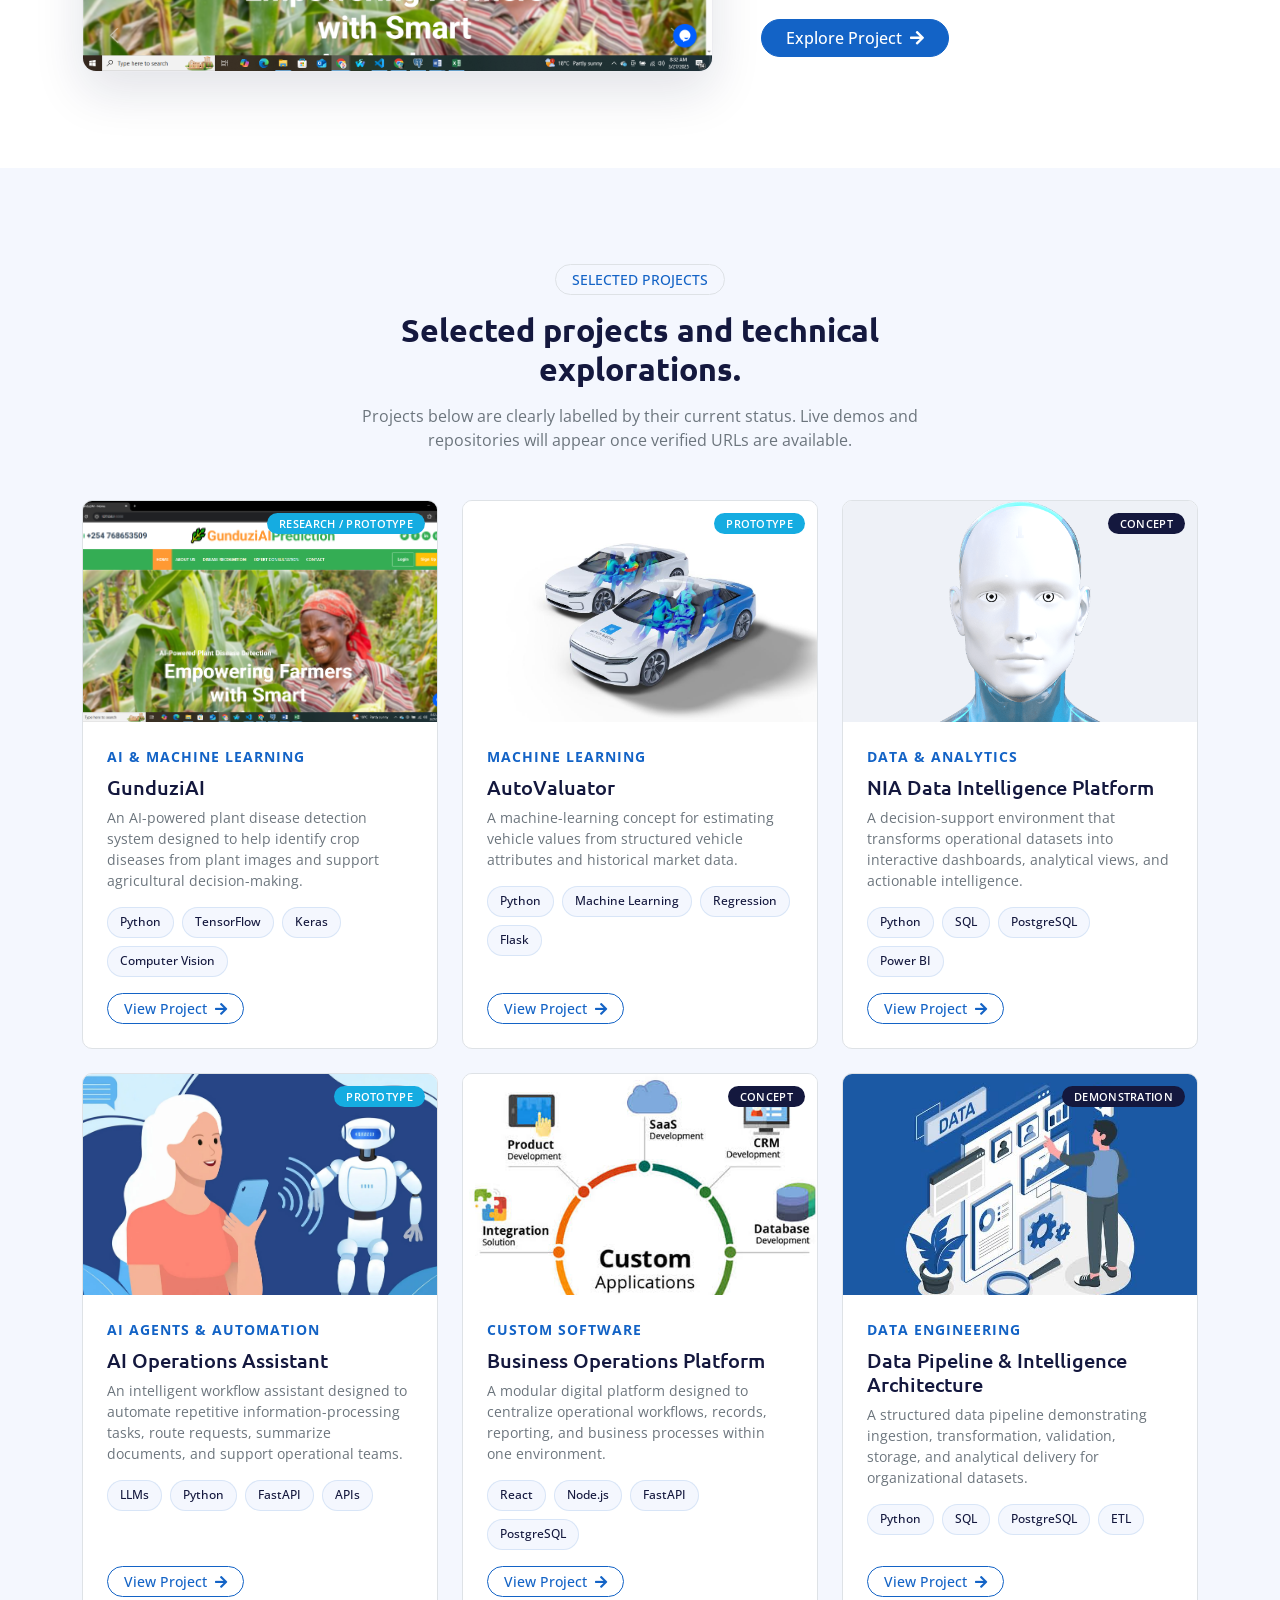
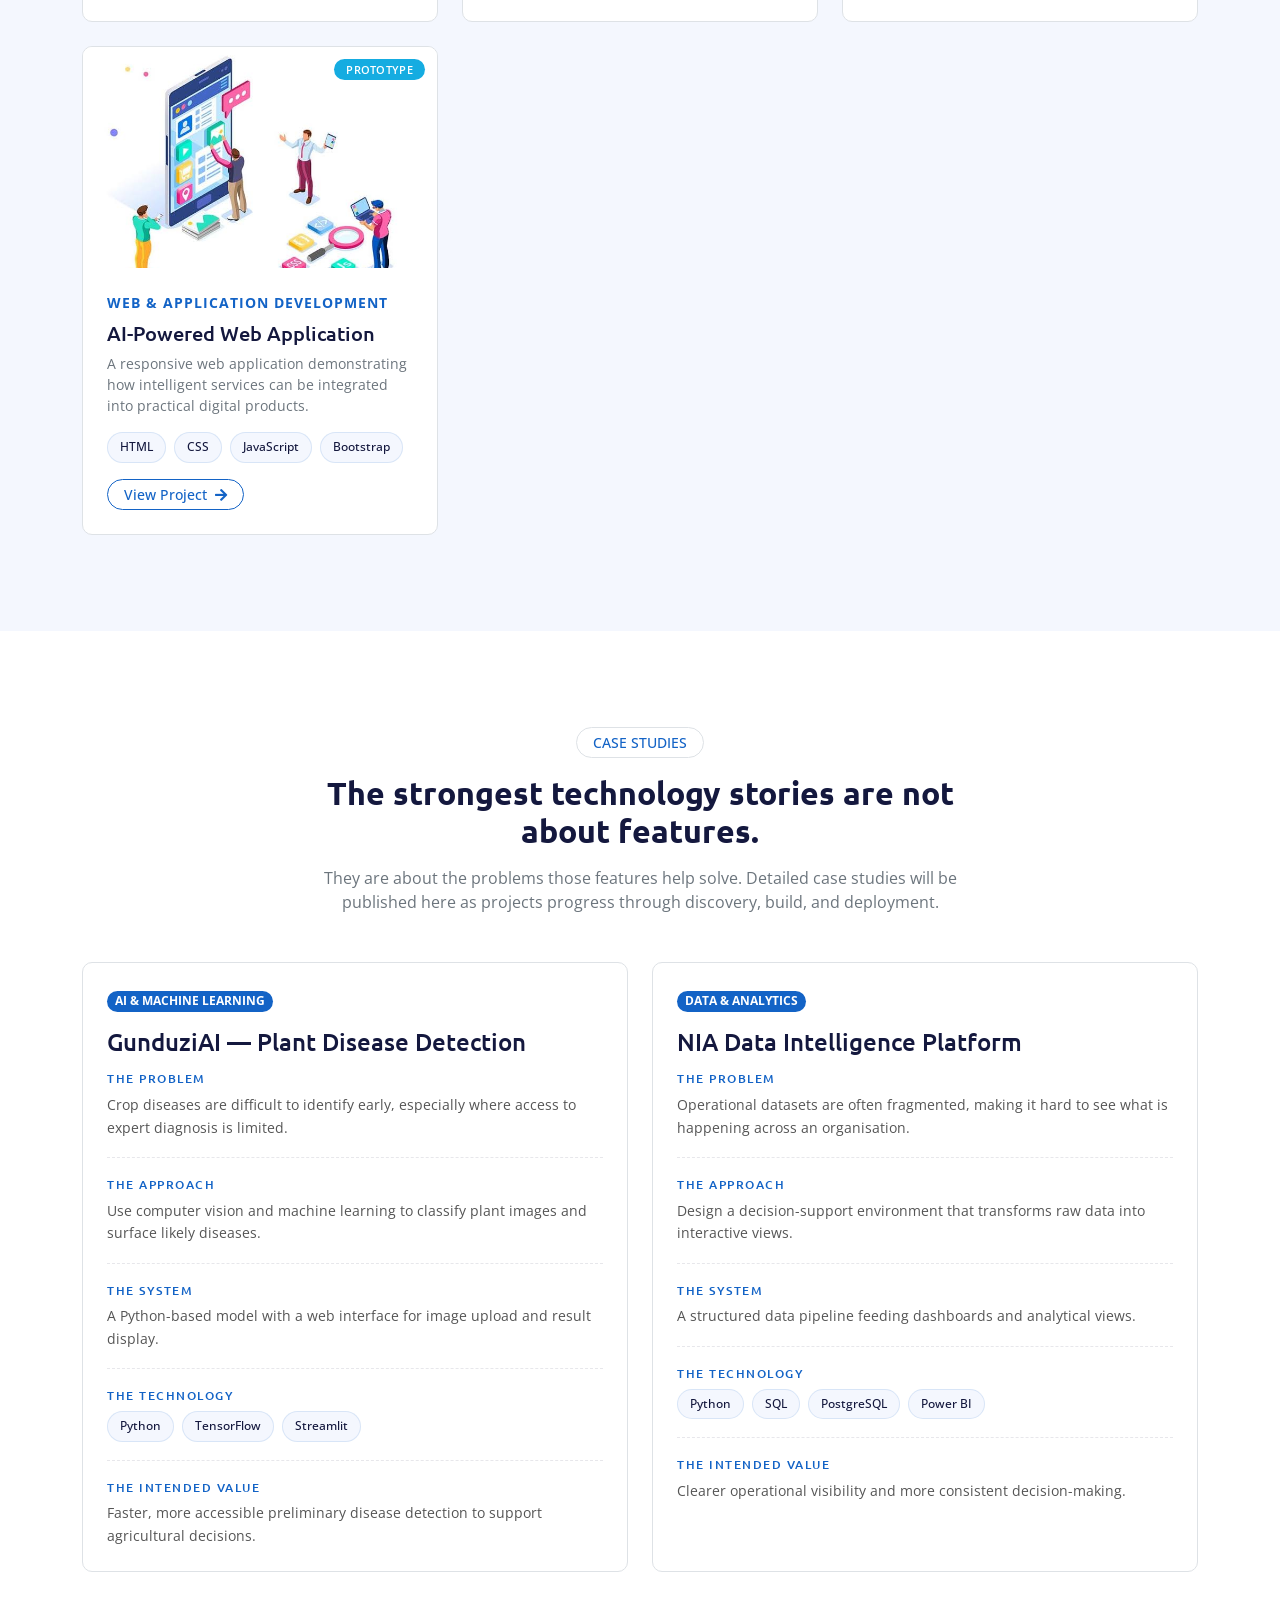
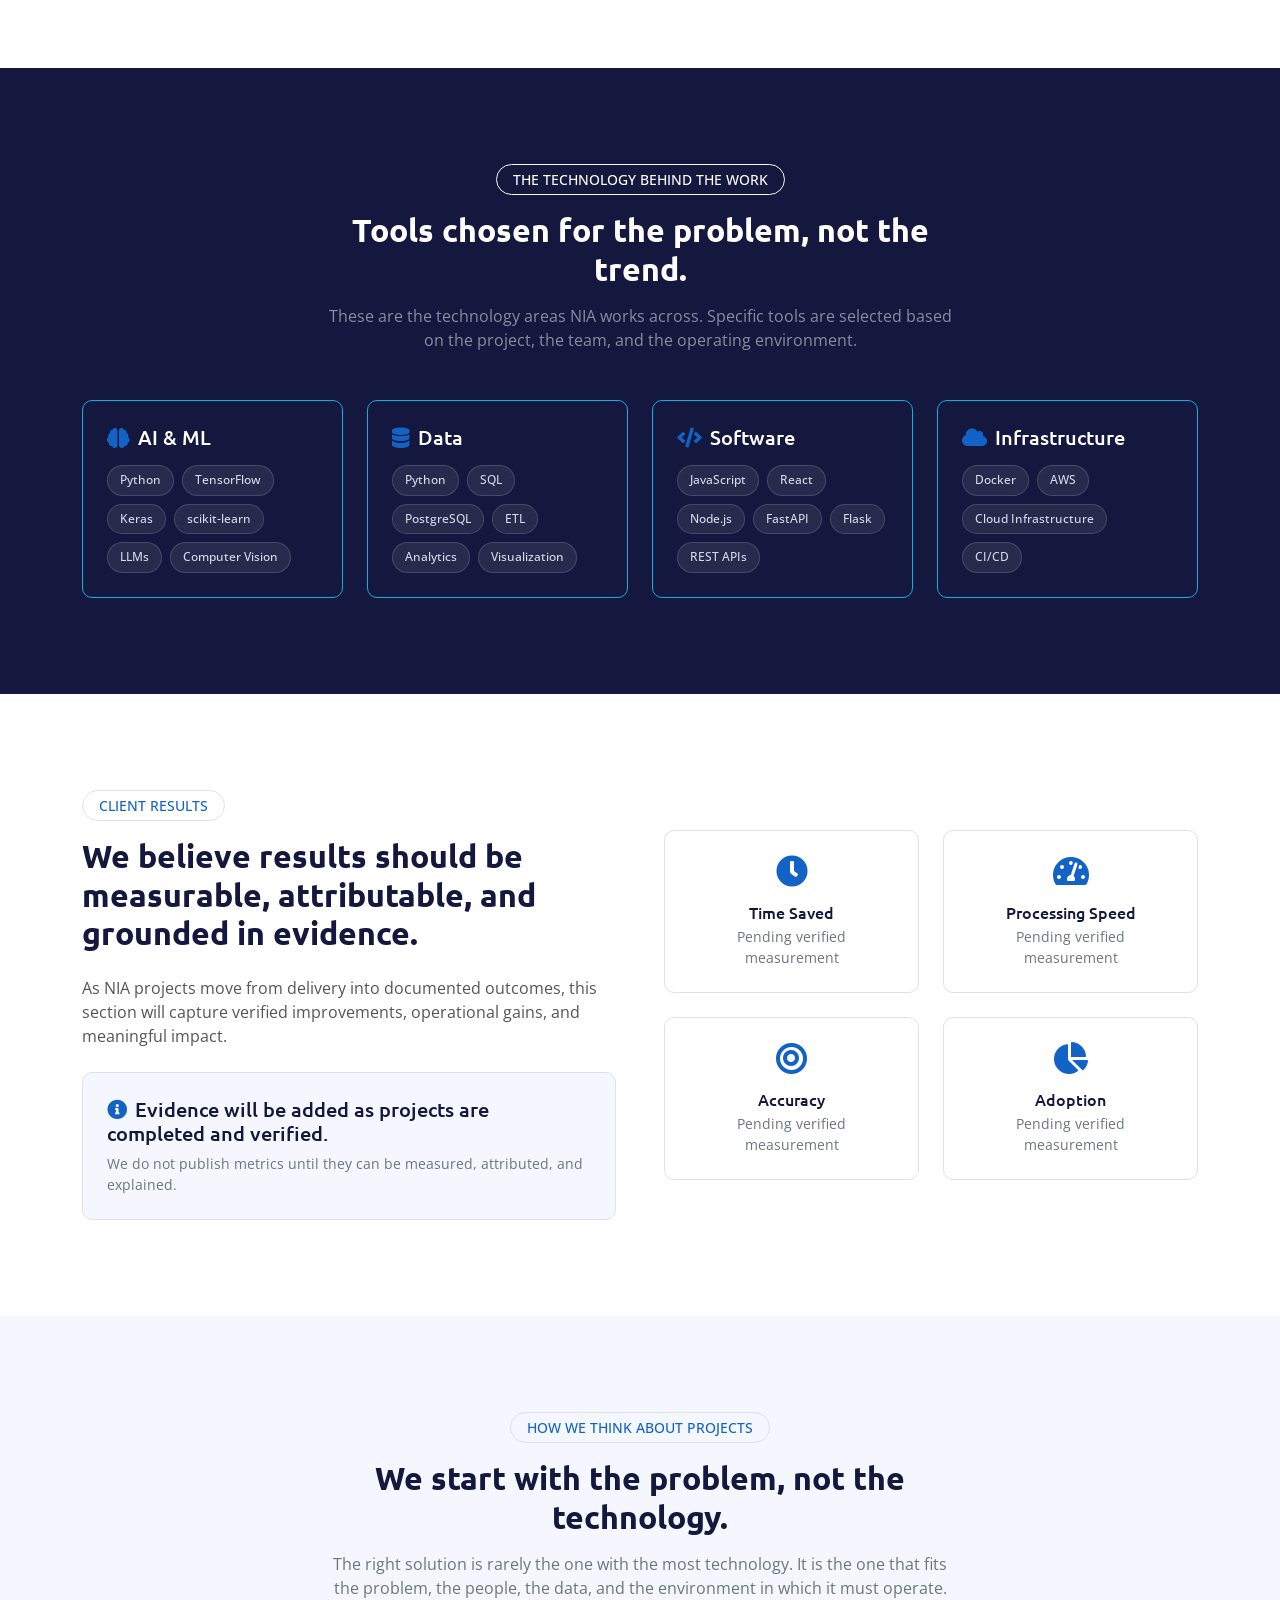
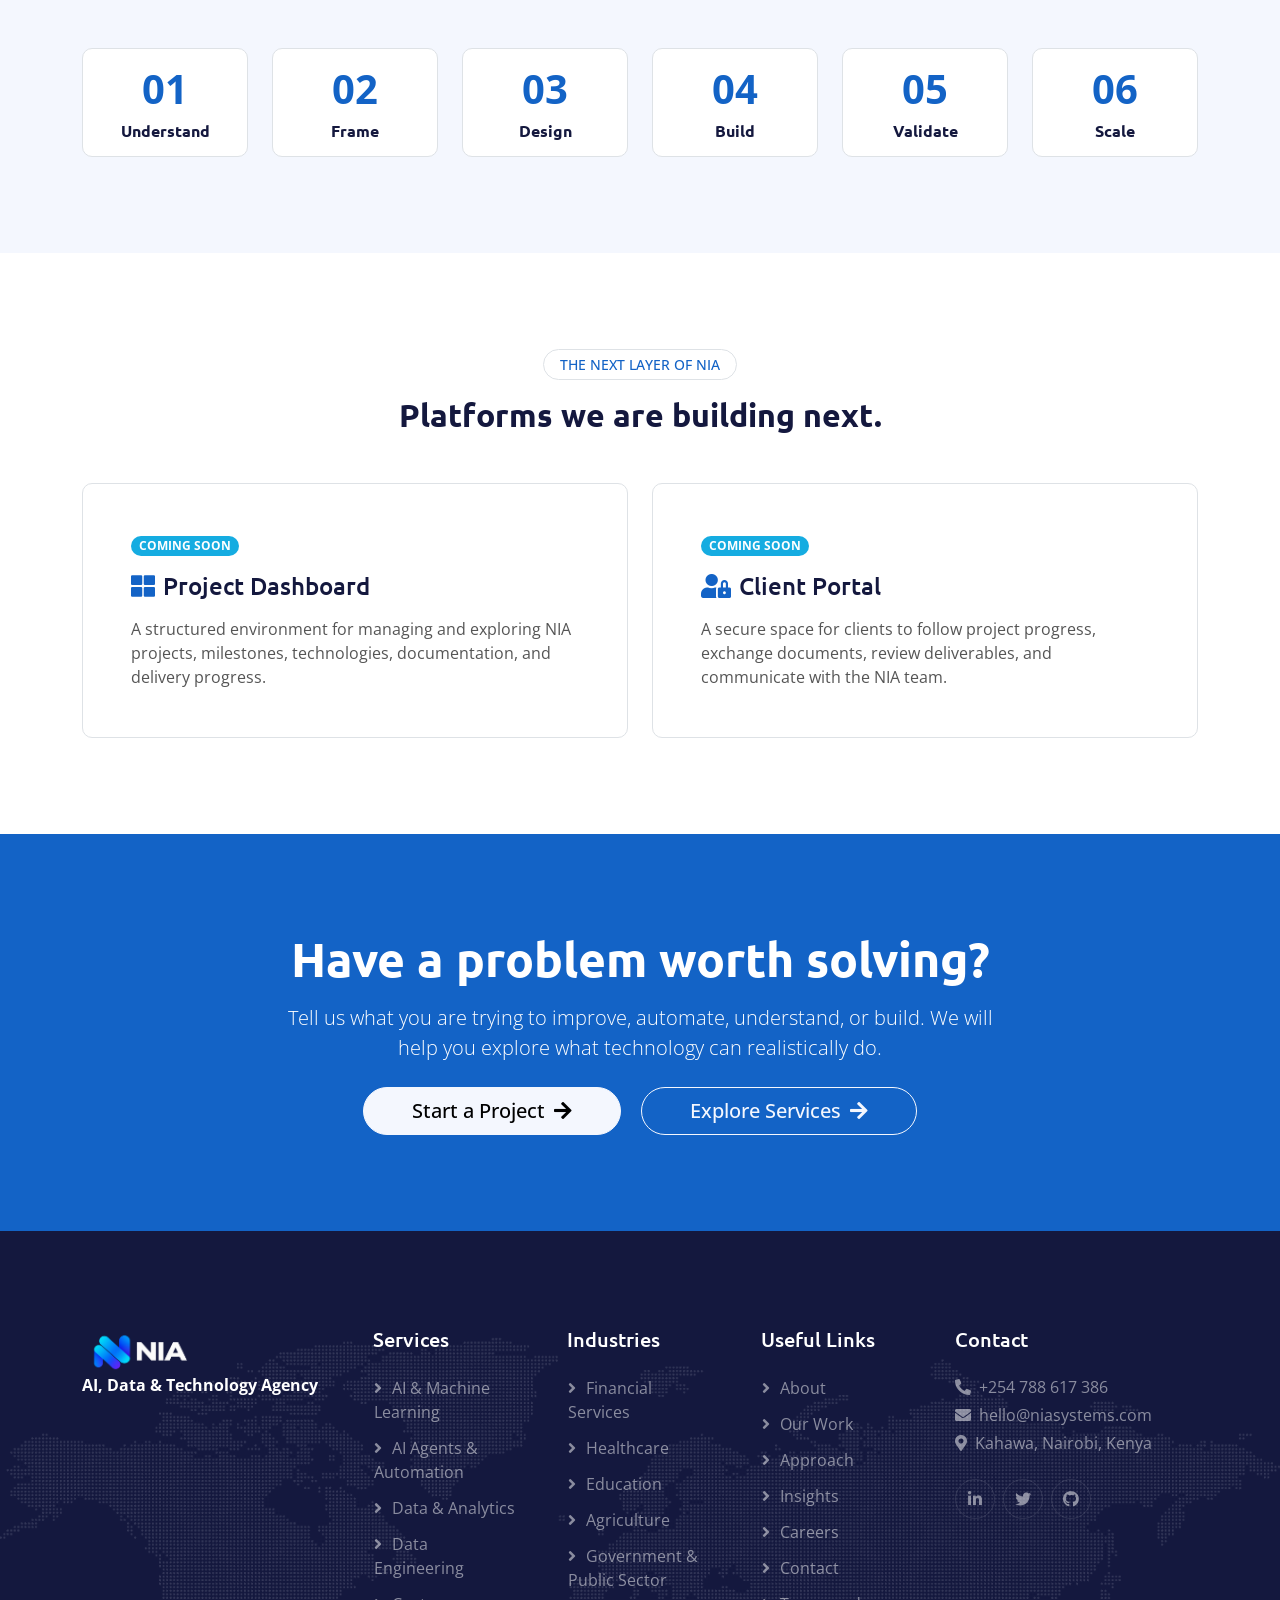
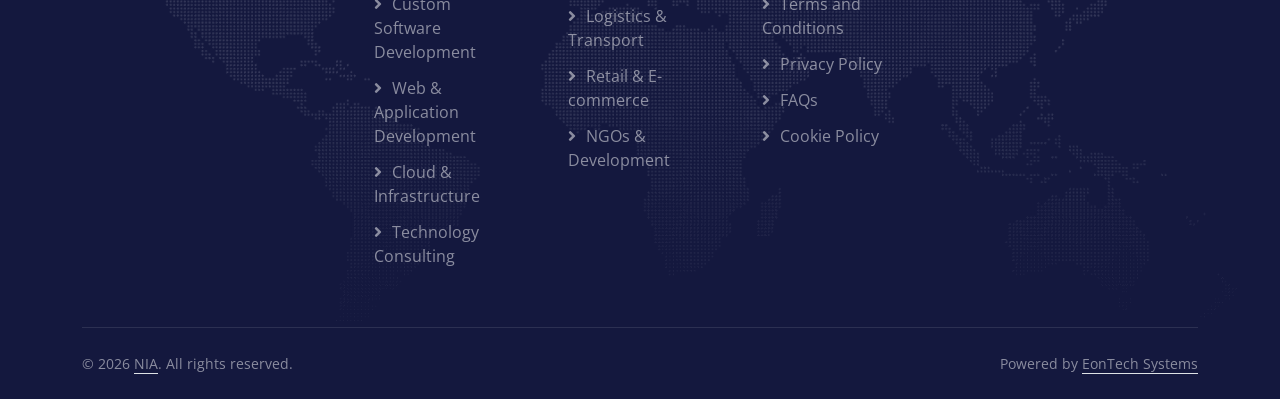
<file: nia-work.html>
<!doctype html>
<html lang="en">
  <head>
    <meta charset="utf-8" />
    <title>NIA | Our Work &amp; Technology Projects</title>
    <meta
      name="description"
      content="Explore NIA projects, case studies, technical solutions, AI systems, data platforms, software applications, automation, and technology work."
    />
    <meta
      name="keywords"
      content="NIA projects, AI projects Kenya, data platforms, custom software, automation, case studies, technology portfolio"
    />
    <meta name="viewport" content="width=device-width, initial-scale=1.0" />
    <meta name="theme-color" content="#1363C6" />
    <link rel="canonical" href="https://niasoftwares.com/nia-work.html" />

    <!-- Open Graph -->
    <meta property="og:title" content="NIA | Our Work" />
    <meta
      property="og:description"
      content="Explore how NIA turns complex problems into practical AI, data, software, automation, and technology solutions."
    />
    <meta property="og:type" content="website" />
    <meta property="og:url" content="https://niasoftwares.com/nia-work.html" />
    <meta
      property="og:image"
      content="https://niasoftwares.com/img/nia-logo.png"
    />

    <!-- Twitter -->
    <meta name="twitter:card" content="summary_large_image" />
    <meta name="twitter:title" content="NIA | Our Work" />
    <meta
      name="twitter:description"
      content="Explore how NIA turns complex problems into practical AI, data, software, automation, and technology solutions."
    />
    <meta
      name="twitter:image"
      content="https://niasoftwares.com/img/nia-logo.png"
    />

    <!-- Favicon -->
    <link href="img/favicon.ico" rel="icon" />

    <!-- Google Web Fonts -->
    <link rel="preconnect" href="https://fonts.googleapis.com" />
    <link rel="preconnect" href="https://fonts.gstatic.com" crossorigin />
    <link
      href="https://fonts.googleapis.com/css2?family=Open+Sans:wght@400;600&family=Ubuntu:wght@500;700&display=swap"
      rel="stylesheet"
    />

    <!-- Icon Font Stylesheet -->
    <link
      href="https://cdnjs.cloudflare.com/ajax/libs/font-awesome/5.10.0/css/all.min.css"
      rel="stylesheet"
    />
    <link
      href="https://cdn.jsdelivr.net/npm/bootstrap-icons@1.4.1/font/bootstrap-icons.css"
      rel="stylesheet"
    />

    <!-- Libraries Stylesheet -->
    <link href="lib/animate/animate.min.css" rel="stylesheet" />

    <!-- Customized Bootstrap Stylesheet -->
    <link href="css/bootstrap.min.css" rel="stylesheet" />

    <!-- Template Stylesheet -->
    <link href="css/style.css" rel="stylesheet" />

    <!-- Structured Data -->
    <script type="application/ld+json">
      {
        "@context": "https://schema.org",
        "@type": "CollectionPage",
        "name": "NIA | Our Work",
        "url": "https://niasoftwares.com/nia-work.html",
        "description": "Projects, case studies, and technical work by NIA.",
        "publisher": {
          "@type": "Organization",
          "name": "NIA",
          "logo": "https://niasoftwares.com/img/nia-logo.png"
        }
      }
    </script>
    <link rel="icon" href="img/icon-logo.JPG" type="image/png" />
    <style>
      /* ============================================================
   NIA OUR WORK PAGE — PAGE-SCOPED STYLES
   Fixes: featured preview, project cards, filter bar, case
   studies, technology section, coming soon, and full mobile.
   ============================================================ */

      /* ---------- Work Hero ---------- */
      .hero-header .display-4 {
        line-height: 1.15;
      }

      /* ---------- Filter Bar ---------- */
      .nia-work-filter {
        gap: 10px !important;
        padding: 6px 0;
        scrollbar-width: thin;
        -webkit-overflow-scrolling: touch;
        justify-content: flex-start !important;
      }
      .nia-work-filter::-webkit-scrollbar {
        height: 5px;
      }
      .nia-work-filter::-webkit-scrollbar-track {
        background: transparent;
      }
      .nia-work-filter::-webkit-scrollbar-thumb {
        background: rgba(19, 99, 198, 0.25);
        border-radius: 5px;
      }
      .nia-work-filter .nia-filter-btn {
        flex: 0 0 auto;
        white-space: nowrap;
        font-size: 0.85rem;
        font-weight: 500;
        padding: 8px 18px !important;
        transition:
          transform 0.2s ease,
          box-shadow 0.2s ease,
          background-color 0.2s ease,
          color 0.2s ease,
          border-color 0.2s ease;
      }
      .nia-work-filter .nia-filter-btn:hover {
        transform: translateY(-2px);
        box-shadow: 0 6px 14px rgba(19, 99, 198, 0.12);
      }
      .nia-work-filter .nia-filter-btn.active,
      .nia-work-filter .nia-filter-btn.btn-primary {
        box-shadow: 0 6px 16px rgba(19, 99, 198, 0.25);
      }
      .nia-work-filter .nia-filter-btn:focus-visible {
        outline: 2px solid var(--primary, #1363c6);
        outline-offset: 2px;
      }

      @media (min-width: 992px) {
        .nia-work-filter {
          justify-content: center !important;
          flex-wrap: wrap;
        }
      }

      /* ---------- Featured Project Preview (GunduziAI browser mockup) ---------- */
      .nia-featured-visual {
        position: relative;
      }
      .nia-featured-visual.project-preview {
        border-radius: 14px;
        overflow: hidden;
        background: #fff;
        border: 1px solid rgba(20, 24, 62, 0.08);
        box-shadow: 0 20px 50px rgba(20, 24, 62, 0.12);
        transition:
          box-shadow 0.35s ease,
          transform 0.35s ease;
      }
      .nia-featured-visual.project-preview:hover {
        transform: translateY(-4px);
        box-shadow: 0 28px 60px rgba(20, 24, 62, 0.18);
      }

      /* Browser bar */
      .nia-featured-visual .browser-bar,
      .nia-project-preview .browser-bar {
        display: flex;
        align-items: center;
        gap: 6px;
        padding: 12px 16px;
        background: #f1f3f8;
        border-bottom: 1px solid rgba(20, 24, 62, 0.08);
      }
      .nia-featured-visual .browser-bar .dot,
      .nia-project-preview .browser-bar .dot {
        display: inline-block;
        width: 11px;
        height: 11px;
        border-radius: 50%;
        background: #d3d6de;
      }
      .nia-featured-visual .browser-bar .dot:nth-child(1),
      .nia-project-preview .browser-bar .dot:nth-child(1) {
        background: #ff5f57;
      }
      .nia-featured-visual .browser-bar .dot:nth-child(2),
      .nia-project-preview .browser-bar .dot:nth-child(2) {
        background: #ffbd2e;
      }
      .nia-featured-visual .browser-bar .dot:nth-child(3),
      .nia-project-preview .browser-bar .dot:nth-child(3) {
        background: #28c840;
      }
      .nia-featured-visual .browser-bar .browser-title,
      .nia-project-preview .browser-bar .browser-title {
        margin-left: 12px;
        font-size: 0.82rem;
        color: #666;
        font-weight: 500;
        white-space: nowrap;
        overflow: hidden;
        text-overflow: ellipsis;
      }

      /* Scrollable screenshot area */
      .project-screen-scroll {
        max-height: 520px;
        overflow-y: auto;
        overflow-x: hidden;
        background: #eef1f7;
        scrollbar-width: thin;
        scrollbar-color: rgba(19, 99, 198, 0.35) transparent;
      }
      .project-screen-scroll::-webkit-scrollbar {
        width: 8px;
      }
      .project-screen-scroll::-webkit-scrollbar-track {
        background: transparent;
      }
      .project-screen-scroll::-webkit-scrollbar-thumb {
        background: rgba(19, 99, 198, 0.3);
        border-radius: 8px;
        border: 2px solid #eef1f7;
      }
      .project-screen-scroll::-webkit-scrollbar-thumb:hover {
        background: rgba(19, 99, 198, 0.55);
      }
      .project-screen-scroll img {
        display: block;
        width: 100%;
        height: auto;
        object-fit: cover;
        object-position: top center;
        transition: transform 0.6s ease;
      }
      .nia-featured-visual:hover .project-screen-scroll img {
        transform: scale(1.02);
      }

      /* Responsive tweaks for the featured preview */
      @media (max-width: 991.98px) {
        .project-screen-scroll {
          max-height: 380px;
        }
      }
      @media (max-width: 575.98px) {
        .project-screen-scroll {
          max-height: 300px;
        }
        .nia-featured-visual .browser-bar .browser-title {
          font-size: 0.75rem;
        }
      }

      /* ---------- Tech pills ---------- */
      .nia-tech-pills {
        display: flex;
        flex-wrap: wrap;
        gap: 8px;
      }
      .nia-tech-pill {
        display: inline-block;
        padding: 5px 12px;
        border-radius: 50px;
        background: var(--light, #f4f7fe);
        color: var(--dark, #14183e);
        font-size: 0.78rem;
        font-weight: 500;
        border: 1px solid rgba(19, 99, 198, 0.12);
        transition:
          background-color 0.2s ease,
          color 0.2s ease,
          border-color 0.2s ease,
          transform 0.2s ease;
      }
      .nia-tech-pill:hover {
        background: var(--primary, #1363c6);
        color: #fff;
        border-color: var(--primary, #1363c6);
        transform: translateY(-1px);
      }
      .nia-tech-pill-dark {
        background: rgba(255, 255, 255, 0.08);
        color: #d5d9e8;
        border-color: rgba(255, 255, 255, 0.15);
      }
      .nia-tech-pill-dark:hover {
        background: var(--primary, #1363c6);
        color: #fff;
        border-color: var(--primary, #1363c6);
      }

      /* ---------- Project Card (grid) ---------- */
      .nia-project-card {
        display: flex;
        flex-direction: column;
        height: 100%;
        transition:
          transform 0.35s ease,
          box-shadow 0.35s ease,
          border-color 0.35s ease;
      }
      .nia-project-card:hover {
        transform: translateY(-6px);
        border-color: var(--primary, #1363c6) !important;
        box-shadow: 0 20px 45px rgba(19, 99, 198, 0.12);
      }
      .nia-project-card-media {
        position: relative;
        width: 100%;
        aspect-ratio: 16 / 10;
        overflow: hidden;
        background: #eef1f7;
      }
      .nia-project-card-media img {
        width: 100%;
        height: 100%;
        object-fit: cover;
        object-position: top center;
        transition: transform 0.6s ease;
      }
      .nia-project-card:hover .nia-project-card-media img {
        transform: scale(1.06);
      }
      .nia-status-badge {
        position: absolute;
        top: 12px;
        right: 12px;
        font-size: 0.7rem;
        font-weight: 600;
        letter-spacing: 0.3px;
        padding: 5px 12px;
        border-radius: 50px;
        text-transform: uppercase;
      }
      .nia-project-card h5 {
        color: var(--dark, #14183e);
        font-weight: 700;
      }
      .nia-project-card .btn {
        transition:
          transform 0.2s ease,
          box-shadow 0.2s ease;
      }
      .nia-project-card .btn:hover {
        transform: translateX(2px);
      }

      /* ---------- Case Study Panels ---------- */
      .nia-case-study-panel {
        transition:
          transform 0.35s ease,
          box-shadow 0.35s ease,
          border-color 0.35s ease;
      }
      .nia-case-study-panel:hover {
        transform: translateY(-4px);
        border-color: var(--primary, #1363c6) !important;
        box-shadow: 0 20px 45px rgba(19, 99, 198, 0.1);
      }
      .nia-case-step {
        margin-bottom: 20px;
        padding-bottom: 18px;
        border-bottom: 1px dashed rgba(20, 24, 62, 0.1);
      }
      .nia-case-step:last-child {
        border-bottom: none;
        padding-bottom: 0;
      }
      .nia-case-step h6 {
        color: var(--primary, #1363c6);
        font-size: 0.72rem;
        font-weight: 700;
        letter-spacing: 1.5px;
        text-transform: uppercase;
        margin-bottom: 8px;
      }
      .nia-case-step p {
        color: #555;
        line-height: 1.6;
      }

      /* ---------- Technology Group Cards ---------- */
      .nia-tech-group {
        transition:
          transform 0.3s ease,
          border-color 0.3s ease,
          box-shadow 0.3s ease;
      }
      .nia-tech-group:hover {
        transform: translateY(-4px);
        border-color: var(--primary, #1363c6) !important;
        box-shadow: 0 18px 40px rgba(19, 99, 198, 0.18);
      }

      /* ---------- Client Results Cards ---------- */
      #client-results .rounded.border {
        transition:
          transform 0.3s ease,
          border-color 0.3s ease,
          box-shadow 0.3s ease;
      }
      #client-results .rounded.border:hover {
        transform: translateY(-3px);
        border-color: var(--primary, #1363c6) !important;
        box-shadow: 0 14px 32px rgba(19, 99, 198, 0.08);
      }

      /* ---------- Empty State ---------- */
      .nia-empty-state {
        background: var(--light, #f4f7fe);
        border-radius: 14px;
        border: 1px dashed rgba(19, 99, 198, 0.3);
        padding: 60px 20px;
      }
      .nia-empty-state i {
        color: var(--primary, #1363c6);
      }

      /* ---------- Project Modal ---------- */
      #projectModal .modal-content {
        border: none;
        border-radius: 16px;
        overflow: hidden;
      }
      #projectModal .modal-header {
        background: var(--light, #f4f7fe);
        border-bottom: 1px solid rgba(20, 24, 62, 0.08);
        padding: 18px 24px;
      }
      #projectModal .modal-title {
        color: var(--dark, #14183e);
        font-weight: 700;
      }
      #projectModal .modal-body {
        padding: 24px;
      }
      #projectModal .nia-project-preview {
        border-radius: 12px;
        overflow: hidden;
        border: 1px solid rgba(20, 24, 62, 0.08);
        background: #fff;
      }
      #projectModal .project-screen-scroll {
        max-height: 460px;
      }
      #projectModal .nia-tech-pill {
        background: var(--light, #f4f7fe);
      }
      #projectModal .modal-footer {
        border-top: 1px solid rgba(20, 24, 62, 0.08);
        padding: 16px 24px;
      }

      /* ---------- Hero image on Work page ---------- */
      .hero-header img.img-fluid {
        max-height: 420px;
        object-fit: contain;
      }

      /* ---------- Responsive ---------- */
      @media (max-width: 991.98px) {
        .hero-header .display-4 {
          font-size: 2.25rem;
        }
        .nia-work-filter {
          padding-left: 4px;
          padding-right: 4px;
        }
      }

      @media (max-width: 767.98px) {
        .hero-header .display-4 {
          font-size: 1.85rem;
        }
        .hero-header img.img-fluid {
          max-height: 280px;
        }
        .nia-project-card-media {
          aspect-ratio: 16 / 9;
        }
        .nia-case-step {
          margin-bottom: 16px;
          padding-bottom: 14px;
        }
        #projectModal .modal-body {
          padding: 18px;
        }
        #projectModal .project-screen-scroll {
          max-height: 340px;
        }
      }

      @media (max-width: 419.98px) {
        .hero-header .display-4 {
          font-size: 1.6rem;
        }
        .nia-work-filter .nia-filter-btn {
          font-size: 0.78rem;
          padding: 7px 14px !important;
        }
        .nia-tech-pill {
          font-size: 0.72rem;
          padding: 4px 10px;
        }
        .project-screen-scroll {
          max-height: 260px;
        }
      }

      /* ---------- Print ---------- */
      @media print {
        .nia-work-filter,
        .back-to-top,
        .sticky-top,
        .footer,
        #projectModal {
          display: none !important;
        }
        .nia-project-card,
        .nia-case-study-panel,
        .nia-tech-group {
          break-inside: avoid;
          box-shadow: none !important;
          transform: none !important;
        }
      }

      /* ---------- Reduced motion ---------- */
      @media (prefers-reduced-motion: reduce) {
        .nia-project-card,
        .nia-project-card-media img,
        .nia-featured-visual.project-preview,
        .project-screen-scroll img,
        .nia-case-study-panel,
        .nia-tech-group,
        .nia-tech-pill,
        .nia-work-filter .nia-filter-btn,
        #projectModal .modal-content {
          transition: none !important;
          transform: none !important;
        }
      }
    </style>
  </head>

  <body>
    <!-- Spinner Start -->
    <div
      id="spinner"
      class="show bg-white position-fixed translate-middle w-100 vh-100 top-50 start-50 d-flex align-items-center justify-content-center"
    >
      <div
        class="spinner-grow text-primary"
        style="width: 3rem; height: 3rem"
        role="status"
      >
        <span class="sr-only">Loading...</span>
      </div>
    </div>
    <!-- Spinner End -->

    <!-- Top Bar Start -->
    <div class="container-fluid bg-dark text-white-50 py-2 d-none d-lg-block">
      <div class="container">
        <div class="d-flex justify-content-between align-items-center">
          <div class="d-flex align-items-center">
            <a class="text-white-50 me-3" href="tel:+254788617386"
              ><i class="fa fa-phone-alt me-2"></i>+254 788 617 386</a
            >
            <a class="text-white-50 me-3" href="mailto:hello@niasystems.com"
              ><i class="fa fa-envelope me-2"></i>hello@niasystems.com</a
            >
            <span class="text-white-50"
              ><i class="fa fa-map-marker-alt me-2"></i>Kahawa, Nairobi,
              Kenya</span
            >
          </div>
          <div class="d-flex">
            <a class="text-white-50 me-3" href="#"
              ><i class="fab fa-linkedin-in"></i
            ></a>
            <a class="text-white-50 me-3" href="#"
              ><i class="fab fa-twitter"></i
            ></a>
            <a class="text-white-50" href="#"><i class="fab fa-github"></i></a>
          </div>
        </div>
      </div>
    </div>
    <!-- Top Bar End -->

    <!-- Navbar Start (Our Work Active) -->
    <div class="container-fluid sticky-top">
      <div class="container">
        <nav class="navbar navbar-expand-lg navbar-dark p-0">
          <a href="index.html" class="navbar-brand">
            <img src="img/nia-logo.png" alt="NIA" style="height: 45px" />
          </a>
          <button
            type="button"
            class="navbar-toggler ms-auto me-0"
            data-bs-toggle="collapse"
            data-bs-target="#navbarCollapse"
          >
            <span class="navbar-toggler-icon"></span>
          </button>
          <div class="collapse navbar-collapse" id="navbarCollapse">
            <div class="navbar-nav ms-auto align-items-lg-center">
              <a href="index.html" class="nav-item nav-link">Home</a>

              <!-- Mega Menu: Services -->
              <div class="nav-item dropdown mega-menu">
                <a
                  href="#"
                  class="nav-link dropdown-toggle"
                  data-bs-toggle="dropdown"
                  >Services</a
                >
                <div class="dropdown-menu mega-dropdown">
                  <div class="row g-0">
                    <div class="col-lg-3 col-md-6">
                      <div class="mega-col">
                        <h6 class="mega-heading">AI, Automation &amp; ML</h6>
                        <a href="nia-services.html#ai-ml" class="mega-link"
                          >AI &amp; Machine Learning</a
                        >
                        <a href="nia-services.html#ai-agents" class="mega-link"
                          >AI Agents &amp; Automation</a
                        >
                        <a
                          href="nia-services.html#data-analytics"
                          class="mega-link"
                          >Data &amp; Analytics</a
                        >
                        <a
                          href="nia-services.html#data-engineering"
                          class="mega-link"
                          >Data Engineering</a
                        >
                      </div>
                    </div>
                    <div class="col-lg-3 col-md-6">
                      <div class="mega-col">
                        <h6 class="mega-heading">Development</h6>
                        <a
                          href="nia-services.html#custom-software"
                          class="mega-link"
                          >Custom Software Development</a
                        >
                        <a href="nia-services.html#web-app" class="mega-link"
                          >Web &amp; Application Development</a
                        >
                        <a
                          href="nia-services.html#cloud-infra"
                          class="mega-link"
                          >Cloud &amp; Infrastructure</a
                        >
                        <a href="nia-services.html#consulting" class="mega-link"
                          >Technology Consulting</a
                        >
                      </div>
                    </div>
                    <div class="col-lg-6 d-none d-lg-block">
                      <div class="mega-feature">
                        <i class="fa fa-cogs fa-2x text-primary mb-2"></i>
                        <h6 class="text-white">
                          Technology designed around your problems.
                        </h6>
                        <p class="small text-white-50 mb-2">
                          From AI to custom software, we build what your
                          organisation actually needs.
                        </p>
                        <a
                          href="nia-services.html"
                          class="btn btn-sm btn-primary rounded-pill px-3"
                          >Explore All Services
                          <i class="fa fa-arrow-right ms-1"></i
                        ></a>
                      </div>
                    </div>
                  </div>
                </div>
              </div>

              <!-- Mega Menu: Industries -->
              <div class="nav-item dropdown mega-menu">
                <a
                  href="#"
                  class="nav-link dropdown-toggle"
                  data-bs-toggle="dropdown"
                  >Industries</a
                >
                <div class="dropdown-menu mega-dropdown">
                  <div class="row g-0">
                    <div class="col-lg-3 col-md-6">
                      <div class="mega-col">
                        <h6 class="mega-heading">Sectors</h6>
                        <a href="nia-industries.html#finance" class="mega-link"
                          >Financial Services</a
                        >
                        <a
                          href="nia-industries.html#healthcare"
                          class="mega-link"
                          >Healthcare</a
                        >
                        <a
                          href="nia-industries.html#education"
                          class="mega-link"
                          >Education</a
                        >
                        <a
                          href="nia-industries.html#agriculture"
                          class="mega-link"
                          >Agriculture</a
                        >
                      </div>
                    </div>
                    <div class="col-lg-3 col-md-6">
                      <div class="mega-col">
                        <h6 class="mega-heading">Public &amp; Commerce</h6>
                        <a
                          href="nia-industries.html#government"
                          class="mega-link"
                          >Government &amp; Public Sector</a
                        >
                        <a
                          href="nia-industries.html#logistics"
                          class="mega-link"
                          >Logistics &amp; Transport</a
                        >
                        <a href="nia-industries.html#retail" class="mega-link"
                          >Retail &amp; E-commerce</a
                        >
                        <a href="nia-industries.html#ngos" class="mega-link"
                          >NGOs &amp; Development</a
                        >
                      </div>
                    </div>
                    <div class="col-lg-6 d-none d-lg-block">
                      <div class="mega-feature">
                        <i
                          class="fa fa-globe-africa fa-2x text-primary mb-2"
                        ></i>
                        <h6 class="text-white">
                          Solutions shaped around real-world industries.
                        </h6>
                        <p class="small text-white-50 mb-2">
                          We understand the context behind the technology.
                        </p>
                        <a
                          href="nia-industries.html"
                          class="btn btn-sm btn-primary rounded-pill px-3"
                          >Explore Industries
                          <i class="fa fa-arrow-right ms-1"></i
                        ></a>
                      </div>
                    </div>
                  </div>
                </div>
              </div>

              <!-- Mega Menu: Our Work (Active) -->
              <div class="nav-item dropdown mega-menu">
                <a
                  href="#"
                  class="nav-link dropdown-toggle active"
                  data-bs-toggle="dropdown"
                  >Our Work</a
                >
                <div class="dropdown-menu mega-dropdown">
                  <div class="row g-0">
                    <div class="col-lg-3 col-md-6">
                      <div class="mega-col">
                        <h6 class="mega-heading">Evidence</h6>
                        <a href="nia-work.html#case-studies" class="mega-link"
                          >Case Studies</a
                        >
                        <a href="nia-work.html#projects" class="mega-link"
                          >Projects</a
                        >
                        <a href="nia-work.html#client-results" class="mega-link"
                          >Client Results</a
                        >
                      </div>
                    </div>
                    <div class="col-lg-3 col-md-6">
                      <div class="mega-col">
                        <h6 class="mega-heading">Coming Soon</h6>
                        <span class="mega-link disabled"
                          >Project Dashboard</span
                        >
                        <span class="mega-link disabled">Client Portal</span>
                      </div>
                    </div>
                    <div class="col-lg-6 d-none d-lg-block">
                      <div class="mega-feature">
                        <i class="fa fa-chart-line fa-2x text-primary mb-2"></i>
                        <h6 class="text-white">
                          Technology that delivers outcomes.
                        </h6>
                        <p class="small text-white-50 mb-2">
                          Real projects will be populated from the NIA
                          dashboard.
                        </p>
                        <a
                          href="nia-work.html"
                          class="btn btn-sm btn-primary rounded-pill px-3"
                          >View Our Work <i class="fa fa-arrow-right ms-1"></i
                        ></a>
                      </div>
                    </div>
                  </div>
                </div>
              </div>

              <!-- Mega Menu: Approach -->
              <div class="nav-item dropdown mega-menu">
                <a
                  href="#"
                  class="nav-link dropdown-toggle"
                  data-bs-toggle="dropdown"
                  >Approach</a
                >
                <div class="dropdown-menu mega-dropdown">
                  <div class="row g-0">
                    <div class="col-lg-3 col-md-6">
                      <div class="mega-col">
                        <h6 class="mega-heading">Process</h6>
                        <a
                          href="nia-approach.html#how-we-work"
                          class="mega-link"
                          >How We Work</a
                        >
                        <a href="nia-approach.html#discovery" class="mega-link"
                          >Discovery</a
                        >
                        <a href="nia-approach.html#strategy" class="mega-link"
                          >Strategy</a
                        >
                        <a href="nia-approach.html#design-dev" class="mega-link"
                          >Design &amp; Development</a
                        >
                      </div>
                    </div>
                    <div class="col-lg-3 col-md-6">
                      <div class="mega-col">
                        <h6 class="mega-heading">Delivery</h6>
                        <a href="nia-approach.html#deployment" class="mega-link"
                          >Deployment</a
                        >
                        <a href="nia-approach.html#support" class="mega-link"
                          >Support &amp; Scaling</a
                        >
                      </div>
                    </div>
                    <div class="col-lg-6 d-none d-lg-block">
                      <div class="mega-feature">
                        <i class="fa fa-route fa-2x text-primary mb-2"></i>
                        <h6 class="text-white">From problem to impact.</h6>
                        <p class="small text-white-50 mb-2">
                          A clear, structured path from understanding to scale.
                        </p>
                        <a
                          href="nia-approach.html"
                          class="btn btn-sm btn-primary rounded-pill px-3"
                          >See Our Approach
                          <i class="fa fa-arrow-right ms-1"></i
                        ></a>
                      </div>
                    </div>
                  </div>
                </div>
              </div>

              <!-- Mega Menu: Insights -->
              <div class="nav-item dropdown mega-menu">
                <a
                  href="#"
                  class="nav-link dropdown-toggle"
                  data-bs-toggle="dropdown"
                  >Insights</a
                >
                <div class="dropdown-menu mega-dropdown">
                  <div class="row g-0">
                    <div class="col-lg-3 col-md-6">
                      <div class="mega-col">
                        <h6 class="mega-heading">Knowledge</h6>
                        <a href="nia-insights.html#articles" class="mega-link"
                          >Articles</a
                        >
                        <a href="nia-insights.html#research" class="mega-link"
                          >Research</a
                        >
                        <a href="nia-insights.html#guides" class="mega-link"
                          >Guides</a
                        >
                        <a href="nia-insights.html#reports" class="mega-link"
                          >Reports</a
                        >
                      </div>
                    </div>
                    <div class="col-lg-3 col-md-6">
                      <div class="mega-col">
                        <h6 class="mega-heading">Coming Soon</h6>
                        <span class="mega-link disabled"
                          >AI &amp; Automation</span
                        >
                        <span class="mega-link disabled"
                          >Data &amp; Analytics</span
                        >
                      </div>
                    </div>
                    <div class="col-lg-6 d-none d-lg-block">
                      <div class="mega-feature">
                        <i class="fa fa-lightbulb fa-2x text-primary mb-2"></i>
                        <h6 class="text-white">
                          Ideas, research, and perspectives.
                        </h6>
                        <p class="small text-white-50 mb-2">
                          Thought leadership on intelligent technology.
                        </p>
                        <a
                          href="nia-insights.html"
                          class="btn btn-sm btn-primary rounded-pill px-3"
                          >Explore Insights
                          <i class="fa fa-arrow-right ms-1"></i
                        ></a>
                      </div>
                    </div>
                  </div>
                </div>
              </div>

              <!-- Mega Menu: About -->
              <div class="nav-item dropdown mega-menu">
                <a
                  href="#"
                  class="nav-link dropdown-toggle"
                  data-bs-toggle="dropdown"
                  >About</a
                >
                <div class="dropdown-menu mega-dropdown">
                  <div class="row g-0">
                    <div class="col-lg-3 col-md-6">
                      <div class="mega-col">
                        <h6 class="mega-heading">Company</h6>
                        <a href="nia-about.html#who-we-are" class="mega-link"
                          >Who We Are</a
                        >
                        <a href="nia-about.html#mission" class="mega-link"
                          >Our Mission</a
                        >
                        <a href="nia-about.html#team" class="mega-link"
                          >Our Team</a
                        >
                        <a href="nia-about.html#values" class="mega-link"
                          >Our Values</a
                        >
                        <a href="nia-about.html#careers" class="mega-link"
                          >Careers</a
                        >
                      </div>
                    </div>
                    <div class="col-lg-3 col-md-6">
                      <div class="mega-col">
                        <h6 class="mega-heading">Philosophy</h6>
                        <span class="mega-link disabled"
                          >Technology with purpose.</span
                        >
                      </div>
                    </div>
                    <div class="col-lg-6 d-none d-lg-block">
                      <div class="mega-feature">
                        <i class="fa fa-users fa-2x text-primary mb-2"></i>
                        <h6 class="text-white">
                          Turning complexity into real solutions.
                        </h6>
                        <p class="small text-white-50 mb-2">
                          Learn who we are and why we build.
                        </p>
                        <a
                          href="nia-about.html"
                          class="btn btn-sm btn-primary rounded-pill px-3"
                          >Discover NIA <i class="fa fa-arrow-right ms-1"></i
                        ></a>
                      </div>
                    </div>
                  </div>
                </div>
              </div>

              <a href="nia-contact.html" class="nav-item nav-link">Contact</a>
            </div>
            <a
              href="nia-contact.html"
              class="btn btn-primary rounded-pill px-4 ms-3 d-none d-lg-block"
              >Start a Project <i class="fa fa-arrow-right ms-1"></i
            ></a>
          </div>
        </nav>
      </div>
    </div>
    <!-- Navbar End -->

    <main>
      <!-- Hero Start -->
      <div class="container-fluid pt-5 bg-primary hero-header mb-5">
        <div class="container pt-5">
          <div class="row g-5 pt-5">
            <div
              class="col-lg-6 align-self-center text-center text-lg-start mb-lg-5"
            >
              <div
                class="btn btn-sm border rounded-pill text-white px-3 mb-3 animated slideInRight"
              >
                OUR WORK
              </div>
              <h1 class="display-4 text-white mb-4 animated slideInRight">
                Turning complex problems into working systems.
              </h1>
              <p class="text-white mb-4 animated slideInRight">
                Explore how AI, data, software, automation, and cloud
                technologies can come together to solve practical problems and
                create better ways of working.
              </p>
              <a
                href="nia-contact.html"
                class="btn btn-light py-sm-3 px-sm-5 rounded-pill me-3 animated slideInRight"
                >Start a Project <i class="fa fa-arrow-right ms-1"></i
              ></a>
              <a
                href="#projects"
                class="btn btn-outline-light py-sm-3 px-sm-5 rounded-pill animated slideInRight"
                id="start-btn"
                >Explore Projects <i class="fa fa-arrow-right ms-1"></i
              ></a>
            </div>
            <div class="col-lg-6 align-self-end text-center text-lg-end">
              <img
                class="img-fluid"
                src="img/work-hero.jpg"
                alt="Abstract visualization of interconnected technology systems and data flows"
                loading="eager"
              />
            </div>
          </div>
        </div>
      </div>
      <!-- Hero End -->

      <!-- Portfolio Introduction Start -->
      <div class="container-fluid py-5">
        <div class="container py-5">
          <div class="row justify-content-center">
            <div class="col-lg-9 text-center wow fadeIn" data-wow-delay="0.1s">
              <div
                class="btn btn-sm border rounded-pill text-primary px-3 mb-3"
              >
                WHAT WE BUILD
              </div>
              <h2 class="mb-4">
                Technology is only useful when it solves something.
              </h2>
              <p class="lead text-muted mb-0">
                Our work spans intelligent systems, data platforms, custom
                software, automation, digital products, and cloud
                infrastructure. Each project begins with a problem and ends with
                a system designed around the people, processes, and decisions
                that matter.
              </p>
            </div>
          </div>
        </div>
      </div>
      <!-- Portfolio Introduction End -->

      <!-- Filter Bar Start -->
      <div class="container-fluid py-3 bg-light" id="projects">
        <div class="container">
          <div
            class="nia-work-filter d-flex flex-nowrap overflow-auto py-2 gap-2 justify-content-lg-center"
            role="group"
            aria-label="Filter projects by category"
          >
            <button
              type="button"
              class="btn btn-sm btn-primary rounded-pill px-3 nia-filter-btn active"
              data-filter="all"
              aria-pressed="true"
            >
              All
            </button>
            <button
              type="button"
              class="btn btn-sm btn-outline-primary rounded-pill px-3 nia-filter-btn"
              data-filter="ai-ml"
              aria-pressed="false"
            >
              AI &amp; ML
            </button>
            <button
              type="button"
              class="btn btn-sm btn-outline-primary rounded-pill px-3 nia-filter-btn"
              data-filter="ai-agents"
              aria-pressed="false"
            >
              AI Agents
            </button>
            <button
              type="button"
              class="btn btn-sm btn-outline-primary rounded-pill px-3 nia-filter-btn"
              data-filter="data"
              aria-pressed="false"
            >
              Data
            </button>
            <button
              type="button"
              class="btn btn-sm btn-outline-primary rounded-pill px-3 nia-filter-btn"
              data-filter="software"
              aria-pressed="false"
            >
              Software
            </button>
            <button
              type="button"
              class="btn btn-sm btn-outline-primary rounded-pill px-3 nia-filter-btn"
              data-filter="web-app"
              aria-pressed="false"
            >
              Web Apps
            </button>
            <button
              type="button"
              class="btn btn-sm btn-outline-primary rounded-pill px-3 nia-filter-btn"
              data-filter="cloud"
              aria-pressed="false"
            >
              Cloud
            </button>
            <button
              type="button"
              class="btn btn-sm btn-outline-primary rounded-pill px-3 nia-filter-btn"
              data-filter="automation"
              aria-pressed="false"
            >
              Automation
            </button>
            <button
              type="button"
              class="btn btn-sm btn-outline-primary rounded-pill px-3 nia-filter-btn"
              data-filter="consulting"
              aria-pressed="false"
            >
              Consulting
            </button>
          </div>
        </div>
      </div>
      <!-- Filter Bar End -->

      <!-- Featured Work Start -->
      <div class="container-fluid py-5">
        <div class="container py-5">
          <div class="row g-5 align-items-center">
            <div class="col-lg-7 wow fadeIn" data-wow-delay="0.1s">
              <div class="nia-featured-visual project-preview">
                <div class="browser-bar">
                  <span class="dot"></span><span class="dot"></span
                  ><span class="dot"></span>
                  <span class="browser-title">GunduziAI — Preview</span>
                </div>
                <div class="project-screen-scroll">
                  <img
                    src="img/projects/gunduziai-01.png"
                    alt="GunduziAI plant disease detection interface preview"
                    loading="lazy"
                  />
                </div>
              </div>
            </div>
            <div class="col-lg-5 wow fadeIn" data-wow-delay="0.3s">
              <div
                class="btn btn-sm border rounded-pill text-primary px-3 mb-3"
              >
                FEATURED PROJECT
              </div>
              <h2 class="mb-3">GunduziAI</h2>
              <div class="mb-3">
                <span class="badge bg-primary rounded-pill me-2"
                  >AI &amp; MACHINE LEARNING</span
                >
                <span class="badge bg-secondary rounded-pill"
                  >Research / Prototype</span
                >
              </div>
              <p class="mb-4">
                An AI-powered plant disease detection system designed to help
                identify crop diseases from plant images and support
                agricultural decision-making.
              </p>
              <div class="nia-tech-pills mb-4">
                <span class="nia-tech-pill">Python</span>
                <span class="nia-tech-pill">TensorFlow</span>
                <span class="nia-tech-pill">Keras</span>
                <span class="nia-tech-pill">Computer Vision</span>
                <span class="nia-tech-pill">Django</span>
                <span class="nia-tech-pill">Streamlit</span>
              </div>
              <button
                type="button"
                class="btn btn-primary rounded-pill px-4"
                data-bs-toggle="modal"
                data-bs-target="#projectModal"
                data-project="gunduziai"
              >
                Explore Project <i class="fa fa-arrow-right ms-1"></i>
              </button>
            </div>
          </div>
        </div>
      </div>
      <!-- Featured Work End -->

      <!-- Project Grid Start -->
      <div class="container-fluid py-5 bg-light">
        <div class="container py-5">
          <div
            class="text-center mx-auto wow fadeIn mb-5"
            data-wow-delay="0.1s"
            style="max-width: 640px"
          >
            <div class="btn btn-sm border rounded-pill text-primary px-3 mb-3">
              SELECTED PROJECTS
            </div>
            <h2 class="mb-3">Selected projects and technical explorations.</h2>
            <p class="text-muted mb-0">
              Projects below are clearly labelled by their current status. Live
              demos and repositories will appear once verified URLs are
              available.
            </p>
          </div>

          <!-- Project Grid (populated by JS) -->
          <div class="row g-4" id="projectGrid">
            <!-- JS renders project cards here -->
          </div>

          <!-- Empty State -->
          <div class="nia-empty-state text-center py-5 d-none" id="emptyState">
            <i class="fa fa-folder-open fa-3x text-muted mb-3"></i>
            <h4>No projects in this category yet.</h4>
            <p class="text-muted mb-4">
              We are continuously expanding the work we document here.
            </p>
            <a href="nia-contact.html" class="btn btn-primary rounded-pill px-4"
              >Talk to NIA <i class="fa fa-arrow-right ms-1"></i
            ></a>
          </div>
        </div>
      </div>
      <!-- Project Grid End -->

      <!-- Case Studies Start -->
      <section id="case-studies" class="container-fluid py-5">
        <div class="container py-5">
          <div
            class="text-center mx-auto wow fadeIn mb-5"
            data-wow-delay="0.1s"
            style="max-width: 680px"
          >
            <div class="btn btn-sm border rounded-pill text-primary px-3 mb-3">
              CASE STUDIES
            </div>
            <h2 class="mb-3">
              The strongest technology stories are not about features.
            </h2>
            <p class="text-muted mb-0">
              They are about the problems those features help solve. Detailed
              case studies will be published here as projects progress through
              discovery, build, and deployment.
            </p>
          </div>
          <div class="row g-4">
            <div class="col-lg-6 wow fadeIn" data-wow-delay="0.1s">
              <div
                class="nia-case-study-panel p-4 bg-white rounded border h-100"
              >
                <span class="badge bg-primary rounded-pill mb-3"
                  >AI &amp; MACHINE LEARNING</span
                >
                <h4 class="mb-3">GunduziAI — Plant Disease Detection</h4>
                <div class="nia-case-step">
                  <h6>THE PROBLEM</h6>
                  <p class="small mb-0">
                    Crop diseases are difficult to identify early, especially
                    where access to expert diagnosis is limited.
                  </p>
                </div>
                <div class="nia-case-step">
                  <h6>THE APPROACH</h6>
                  <p class="small mb-0">
                    Use computer vision and machine learning to classify plant
                    images and surface likely diseases.
                  </p>
                </div>
                <div class="nia-case-step">
                  <h6>THE SYSTEM</h6>
                  <p class="small mb-0">
                    A Python-based model with a web interface for image upload
                    and result display.
                  </p>
                </div>
                <div class="nia-case-step">
                  <h6>THE TECHNOLOGY</h6>
                  <div class="nia-tech-pills">
                    <span class="nia-tech-pill">Python</span>
                    <span class="nia-tech-pill">TensorFlow</span>
                    <span class="nia-tech-pill">Streamlit</span>
                  </div>
                </div>
                <div class="nia-case-step mb-0">
                  <h6>THE INTENDED VALUE</h6>
                  <p class="small mb-0">
                    Faster, more accessible preliminary disease detection to
                    support agricultural decisions.
                  </p>
                </div>
              </div>
            </div>
            <div class="col-lg-6 wow fadeIn" data-wow-delay="0.3s">
              <div
                class="nia-case-study-panel p-4 bg-white rounded border h-100"
              >
                <span class="badge bg-primary rounded-pill mb-3"
                  >DATA &amp; ANALYTICS</span
                >
                <h4 class="mb-3">NIA Data Intelligence Platform</h4>
                <div class="nia-case-step">
                  <h6>THE PROBLEM</h6>
                  <p class="small mb-0">
                    Operational datasets are often fragmented, making it hard to
                    see what is happening across an organisation.
                  </p>
                </div>
                <div class="nia-case-step">
                  <h6>THE APPROACH</h6>
                  <p class="small mb-0">
                    Design a decision-support environment that transforms raw
                    data into interactive views.
                  </p>
                </div>
                <div class="nia-case-step">
                  <h6>THE SYSTEM</h6>
                  <p class="small mb-0">
                    A structured data pipeline feeding dashboards and analytical
                    views.
                  </p>
                </div>
                <div class="nia-case-step">
                  <h6>THE TECHNOLOGY</h6>
                  <div class="nia-tech-pills">
                    <span class="nia-tech-pill">Python</span>
                    <span class="nia-tech-pill">SQL</span>
                    <span class="nia-tech-pill">PostgreSQL</span>
                    <span class="nia-tech-pill">Power BI</span>
                  </div>
                </div>
                <div class="nia-case-step mb-0">
                  <h6>THE INTENDED VALUE</h6>
                  <p class="small mb-0">
                    Clearer operational visibility and more consistent
                    decision-making.
                  </p>
                </div>
              </div>
            </div>
          </div>
        </div>
      </section>
      <!-- Case Studies End -->

      <!-- Technology Section Start -->
      <div class="container-fluid py-5 bg-dark text-white">
        <div class="container py-5">
          <div
            class="text-center mx-auto wow fadeIn mb-5"
            data-wow-delay="0.1s"
            style="max-width: 640px"
          >
            <div
              class="btn btn-sm border border-light rounded-pill text-white px-3 mb-3"
            >
              THE TECHNOLOGY BEHIND THE WORK
            </div>
            <h2 class="text-white mb-3">
              Tools chosen for the problem, not the trend.
            </h2>
            <p class="text-white-50 mb-0">
              These are the technology areas NIA works across. Specific tools
              are selected based on the project, the team, and the operating
              environment.
            </p>
          </div>
          <div class="row g-4">
            <div class="col-lg-3 col-md-6 wow fadeIn" data-wow-delay="0.1s">
              <div
                class="nia-tech-group p-4 rounded border border-secondary h-100"
              >
                <h5 class="text-white mb-3">
                  <i class="fa fa-brain text-primary me-2"></i>AI &amp; ML
                </h5>
                <div class="nia-tech-pills">
                  <span class="nia-tech-pill nia-tech-pill-dark">Python</span>
                  <span class="nia-tech-pill nia-tech-pill-dark"
                    >TensorFlow</span
                  >
                  <span class="nia-tech-pill nia-tech-pill-dark">Keras</span>
                  <span class="nia-tech-pill nia-tech-pill-dark"
                    >scikit-learn</span
                  >
                  <span class="nia-tech-pill nia-tech-pill-dark">LLMs</span>
                  <span class="nia-tech-pill nia-tech-pill-dark"
                    >Computer Vision</span
                  >
                </div>
              </div>
            </div>
            <div class="col-lg-3 col-md-6 wow fadeIn" data-wow-delay="0.2s">
              <div
                class="nia-tech-group p-4 rounded border border-secondary h-100"
              >
                <h5 class="text-white mb-3">
                  <i class="fa fa-database text-primary me-2"></i>Data
                </h5>
                <div class="nia-tech-pills">
                  <span class="nia-tech-pill nia-tech-pill-dark">Python</span>
                  <span class="nia-tech-pill nia-tech-pill-dark">SQL</span>
                  <span class="nia-tech-pill nia-tech-pill-dark"
                    >PostgreSQL</span
                  >
                  <span class="nia-tech-pill nia-tech-pill-dark">ETL</span>
                  <span class="nia-tech-pill nia-tech-pill-dark"
                    >Analytics</span
                  >
                  <span class="nia-tech-pill nia-tech-pill-dark"
                    >Visualization</span
                  >
                </div>
              </div>
            </div>
            <div class="col-lg-3 col-md-6 wow fadeIn" data-wow-delay="0.3s">
              <div
                class="nia-tech-group p-4 rounded border border-secondary h-100"
              >
                <h5 class="text-white mb-3">
                  <i class="fa fa-code text-primary me-2"></i>Software
                </h5>
                <div class="nia-tech-pills">
                  <span class="nia-tech-pill nia-tech-pill-dark"
                    >JavaScript</span
                  >
                  <span class="nia-tech-pill nia-tech-pill-dark">React</span>
                  <span class="nia-tech-pill nia-tech-pill-dark">Node.js</span>
                  <span class="nia-tech-pill nia-tech-pill-dark">FastAPI</span>
                  <span class="nia-tech-pill nia-tech-pill-dark">Flask</span>
                  <span class="nia-tech-pill nia-tech-pill-dark"
                    >REST APIs</span
                  >
                </div>
              </div>
            </div>
            <div class="col-lg-3 col-md-6 wow fadeIn" data-wow-delay="0.4s">
              <div
                class="nia-tech-group p-4 rounded border border-secondary h-100"
              >
                <h5 class="text-white mb-3">
                  <i class="fa fa-cloud text-primary me-2"></i>Infrastructure
                </h5>
                <div class="nia-tech-pills">
                  <span class="nia-tech-pill nia-tech-pill-dark">Docker</span>
                  <span class="nia-tech-pill nia-tech-pill-dark">AWS</span>
                  <span class="nia-tech-pill nia-tech-pill-dark"
                    >Cloud Infrastructure</span
                  >
                  <span class="nia-tech-pill nia-tech-pill-dark">CI/CD</span>
                </div>
              </div>
            </div>
          </div>
        </div>
      </div>
      <!-- Technology Section End -->

      <!-- Client Results Start -->
      <section id="client-results" class="container-fluid py-5">
        <div class="container py-5">
          <div class="row g-5 align-items-center">
            <div class="col-lg-6 wow fadeIn" data-wow-delay="0.1s">
              <div
                class="btn btn-sm border rounded-pill text-primary px-3 mb-3"
              >
                CLIENT RESULTS
              </div>
              <h2 class="mb-4">
                We believe results should be measurable, attributable, and
                grounded in evidence.
              </h2>
              <p class="mb-4">
                As NIA projects move from delivery into documented outcomes,
                this section will capture verified improvements, operational
                gains, and meaningful impact.
              </p>
              <div class="p-4 bg-light rounded border">
                <h5 class="mb-2">
                  <i class="fa fa-info-circle text-primary me-2"></i>Evidence
                  will be added as projects are completed and verified.
                </h5>
                <p class="small mb-0 text-muted">
                  We do not publish metrics until they can be measured,
                  attributed, and explained.
                </p>
              </div>
            </div>
            <div class="col-lg-6 wow fadeIn" data-wow-delay="0.3s">
              <div class="row g-4">
                <div class="col-sm-6">
                  <div class="p-4 bg-white rounded border h-100 text-center">
                    <i class="fa fa-clock text-primary fa-2x mb-3"></i>
                    <h6 class="mb-1">Time Saved</h6>
                    <p class="small text-muted mb-0">
                      Pending verified measurement
                    </p>
                  </div>
                </div>
                <div class="col-sm-6">
                  <div class="p-4 bg-white rounded border h-100 text-center">
                    <i class="fa fa-tachometer-alt text-primary fa-2x mb-3"></i>
                    <h6 class="mb-1">Processing Speed</h6>
                    <p class="small text-muted mb-0">
                      Pending verified measurement
                    </p>
                  </div>
                </div>
                <div class="col-sm-6">
                  <div class="p-4 bg-white rounded border h-100 text-center">
                    <i class="fa fa-bullseye text-primary fa-2x mb-3"></i>
                    <h6 class="mb-1">Accuracy</h6>
                    <p class="small text-muted mb-0">
                      Pending verified measurement
                    </p>
                  </div>
                </div>
                <div class="col-sm-6">
                  <div class="p-4 bg-white rounded border h-100 text-center">
                    <i class="fa fa-chart-pie text-primary fa-2x mb-3"></i>
                    <h6 class="mb-1">Adoption</h6>
                    <p class="small text-muted mb-0">
                      Pending verified measurement
                    </p>
                  </div>
                </div>
              </div>
            </div>
          </div>
        </div>
      </section>
      <!-- Client Results End -->

      <!-- How We Think About Projects Start -->
      <div class="container-fluid py-5 bg-light">
        <div class="container py-5">
          <div
            class="text-center mx-auto wow fadeIn mb-5"
            data-wow-delay="0.1s"
            style="max-width: 640px"
          >
            <div class="btn btn-sm border rounded-pill text-primary px-3 mb-3">
              HOW WE THINK ABOUT PROJECTS
            </div>
            <h2 class="mb-3">We start with the problem, not the technology.</h2>
            <p class="text-muted mb-0">
              The right solution is rarely the one with the most technology. It
              is the one that fits the problem, the people, the data, and the
              environment in which it must operate.
            </p>
          </div>
          <div class="row g-4 justify-content-center">
            <div
              class="col-lg-2 col-md-4 col-6 wow fadeIn"
              data-wow-delay="0.1s"
            >
              <div class="p-3 bg-white rounded border text-center h-100">
                <div class="display-6 text-primary mb-2">01</div>
                <h6 class="fw-bold mb-0">Understand</h6>
              </div>
            </div>
            <div
              class="col-lg-2 col-md-4 col-6 wow fadeIn"
              data-wow-delay="0.2s"
            >
              <div class="p-3 bg-white rounded border text-center h-100">
                <div class="display-6 text-primary mb-2">02</div>
                <h6 class="fw-bold mb-0">Frame</h6>
              </div>
            </div>
            <div
              class="col-lg-2 col-md-4 col-6 wow fadeIn"
              data-wow-delay="0.3s"
            >
              <div class="p-3 bg-white rounded border text-center h-100">
                <div class="display-6 text-primary mb-2">03</div>
                <h6 class="fw-bold mb-0">Design</h6>
              </div>
            </div>
            <div
              class="col-lg-2 col-md-4 col-6 wow fadeIn"
              data-wow-delay="0.4s"
            >
              <div class="p-3 bg-white rounded border text-center h-100">
                <div class="display-6 text-primary mb-2">04</div>
                <h6 class="fw-bold mb-0">Build</h6>
              </div>
            </div>
            <div
              class="col-lg-2 col-md-4 col-6 wow fadeIn"
              data-wow-delay="0.5s"
            >
              <div class="p-3 bg-white rounded border text-center h-100">
                <div class="display-6 text-primary mb-2">05</div>
                <h6 class="fw-bold mb-0">Validate</h6>
              </div>
            </div>
            <div
              class="col-lg-2 col-md-4 col-6 wow fadeIn"
              data-wow-delay="0.6s"
            >
              <div class="p-3 bg-white rounded border text-center h-100">
                <div class="display-6 text-primary mb-2">06</div>
                <h6 class="fw-bold mb-0">Scale</h6>
              </div>
            </div>
          </div>
        </div>
      </div>
      <!-- How We Think About Projects End -->

      <!-- Coming Soon Start -->
      <div class="container-fluid py-5">
        <div class="container py-5">
          <div
            class="text-center mx-auto wow fadeIn mb-5"
            data-wow-delay="0.1s"
            style="max-width: 640px"
          >
            <div class="btn btn-sm border rounded-pill text-primary px-3 mb-3">
              THE NEXT LAYER OF NIA
            </div>
            <h2 class="mb-3">Platforms we are building next.</h2>
          </div>
          <div class="row g-4">
            <div class="col-lg-6 wow fadeIn" data-wow-delay="0.1s">
              <div class="p-5 bg-white rounded border h-100">
                <span class="badge bg-secondary rounded-pill mb-3"
                  >COMING SOON</span
                >
                <h4 class="mb-3">
                  <i class="fa fa-th-large text-primary me-2"></i>Project
                  Dashboard
                </h4>
                <p class="mb-0">
                  A structured environment for managing and exploring NIA
                  projects, milestones, technologies, documentation, and
                  delivery progress.
                </p>
              </div>
            </div>
            <div class="col-lg-6 wow fadeIn" data-wow-delay="0.3s">
              <div class="p-5 bg-white rounded border h-100">
                <span class="badge bg-secondary rounded-pill mb-3"
                  >COMING SOON</span
                >
                <h4 class="mb-3">
                  <i class="fa fa-user-lock text-primary me-2"></i>Client Portal
                </h4>
                <p class="mb-0">
                  A secure space for clients to follow project progress,
                  exchange documents, review deliverables, and communicate with
                  the NIA team.
                </p>
              </div>
            </div>
          </div>
        </div>
      </div>
      <!-- Coming Soon End -->

      <!-- Final CTA Start -->
      <div class="container-fluid py-5 bg-primary text-white">
        <div
          class="container py-5 text-center wow fadeIn"
          data-wow-delay="0.1s"
        >
          <h2 class="display-5 text-white mb-3">
            Have a problem worth solving?
          </h2>
          <p class="lead mb-4 mx-auto" style="max-width: 720px">
            Tell us what you are trying to improve, automate, understand, or
            build. We will help you explore what technology can realistically
            do.
          </p>
          <a
            href="nia-contact.html"
            class="btn btn-light btn-lg rounded-pill px-5 me-3"
            >Start a Project <i class="fa fa-arrow-right ms-1"></i
          ></a>
          <a
            href="nia-services.html"
            class="btn btn-outline-light btn-lg rounded-pill px-5"
            >Explore Services <i class="fa fa-arrow-right ms-1"></i
          ></a>
        </div>
      </div>
      <!-- Final CTA End -->
    </main>

    <!-- Project Modal -->
    <div
      class="modal fade"
      id="projectModal"
      tabindex="-1"
      aria-labelledby="projectModalLabel"
      aria-hidden="true"
    >
      <div
        class="modal-dialog modal-lg modal-dialog-centered modal-dialog-scrollable"
      >
        <div class="modal-content">
          <div class="modal-header">
            <h5 class="modal-title" id="projectModalLabel">Project Details</h5>
            <button
              type="button"
              class="btn-close"
              data-bs-dismiss="modal"
              aria-label="Close"
            ></button>
          </div>
          <div class="modal-body" id="projectModalBody">
            <!-- Populated by JS -->
          </div>
          <div class="modal-footer">
            <button
              type="button"
              class="btn btn-outline-primary rounded-pill px-4"
              data-bs-dismiss="modal"
            >
              Close
            </button>
            <a href="nia-contact.html" class="btn btn-primary rounded-pill px-4"
              >Discuss a Similar Project <i class="fa fa-arrow-right ms-1"></i
            ></a>
          </div>
        </div>
      </div>
    </div>
    <!-- Project Modal End -->

    <!-- Footer Start (Reused from Homepage) -->
    <div class="container-fluid bg-dark text-white-50 footer pt-5">
      <div class="container py-5">
        <div class="row g-5">
          <div class="col-md-6 col-lg-3 wow fadeIn" data-wow-delay="0.1s">
            <a href="index.html" class="d-inline-block mb-3">
              <img
                src="img/nia-footer-logo.png"
                alt="NIA"
                style="height: 45px"
              />
            </a>
            <p class="mb-1 fw-bold text-white" style="margin-top: -15px">
              AI, Data &amp; Technology Agency
            </p>
          </div>
          <div class="col-md-6 col-lg-2 wow fadeIn" data-wow-delay="0.3s">
            <h5 class="text-white mb-4">Services</h5>
            <a class="btn btn-link" href="nia-services.html#ai-ml"
              >AI &amp; Machine Learning</a
            >
            <a class="btn btn-link" href="nia-services.html#ai-agents"
              >AI Agents &amp; Automation</a
            >
            <a class="btn btn-link" href="nia-services.html#data-analytics"
              >Data &amp; Analytics</a
            >
            <a class="btn btn-link" href="nia-services.html#data-engineering"
              >Data Engineering</a
            >
            <a class="btn btn-link" href="nia-services.html#custom-software"
              >Custom Software Development</a
            >
            <a class="btn btn-link" href="nia-services.html#web-app"
              >Web &amp; Application Development</a
            >
            <a class="btn btn-link" href="nia-services.html#cloud-infra"
              >Cloud &amp; Infrastructure</a
            >
            <a class="btn btn-link" href="nia-services.html#consulting"
              >Technology Consulting</a
            >
          </div>
          <div class="col-md-6 col-lg-2 wow fadeIn" data-wow-delay="0.5s">
            <h5 class="text-white mb-4">Industries</h5>
            <a class="btn btn-link" href="nia-industries.html#finance"
              >Financial Services</a
            >
            <a class="btn btn-link" href="nia-industries.html#healthcare"
              >Healthcare</a
            >
            <a class="btn btn-link" href="nia-industries.html#education"
              >Education</a
            >
            <a class="btn btn-link" href="nia-industries.html#agriculture"
              >Agriculture</a
            >
            <a class="btn btn-link" href="nia-industries.html#government"
              >Government &amp; Public Sector</a
            >
            <a class="btn btn-link" href="nia-industries.html#logistics"
              >Logistics &amp; Transport</a
            >
            <a class="btn btn-link" href="nia-industries.html#retail"
              >Retail &amp; E-commerce</a
            >
            <a class="btn btn-link" href="nia-industries.html#ngos"
              >NGOs &amp; Development</a
            >
          </div>
          <div class="col-md-6 col-lg-2 wow fadeIn" data-wow-delay="0.7s">
            <h5 class="text-white mb-4">Useful Links</h5>
            <a class="btn btn-link" href="nia-about.html">About</a>
            <a class="btn btn-link" href="nia-work.html">Our Work</a>
            <a class="btn btn-link" href="nia-approach.html">Approach</a>
            <a class="btn btn-link" href="nia-insights.html">Insights</a>
            <a class="btn btn-link" href="nia-about.html#careers">Careers</a>
            <a class="btn btn-link" href="nia-contact.html">Contact</a>
            <a class="btn btn-link" href="nia-terms.html"
              >Terms and Conditions</a
            >
            <a class="btn btn-link" href="nia-privacy.html">Privacy Policy</a>
            <a class="btn btn-link" href="nia-faqs.html">FAQs</a>
            <a class="btn btn-link" href="nia-cookies-policy.html"
              >Cookie Policy</a
            >
          </div>
          <div class="col-md-6 col-lg-3 wow fadeIn" data-wow-delay="0.9s">
            <h5 class="text-white mb-4">Contact</h5>
            <p class="mb-1">
              <i class="fa fa-phone-alt me-2"></i
              ><a href="tel:+254788617386" class="text-white-50"
                >+254 788 617 386</a
              >
            </p>
            <p class="mb-1">
              <i class="fa fa-envelope me-2"></i
              ><a href="mailto:hello@niasystems.com" class="text-white-50"
                >hello@niasystems.com</a
              >
            </p>
            <p class="mb-3">
              <i class="fa fa-map-marker-alt me-2"></i>Kahawa, Nairobi, Kenya
            </p>
            <div class="d-flex pt-2">
              <a class="btn btn-outline-light btn-social me-2" href="#"
                ><i class="fab fa-linkedin-in"></i
              ></a>
              <a class="btn btn-outline-light btn-social me-2" href="#"
                ><i class="fab fa-twitter"></i
              ></a>
              <a class="btn btn-outline-light btn-social" href="#"
                ><i class="fab fa-github"></i
              ></a>
            </div>
          </div>
        </div>
      </div>
      <div class="container wow fadeIn" data-wow-delay="0.1s">
        <div class="copyright">
          <div class="row">
            <div class="col-md-6 text-center text-md-start mb-3 mb-md-0">
              &copy; 2026 <span id="currentYear"></span>
              <a class="border-bottom text-white-50" href="index.html">NIA</a>.
              All rights reserved.
            </div>
            <div class="col-md-6 text-center text-md-end">
              <span class="text-white-50"
                >Powered by
                <a
                  class="border-bottom text-white-50"
                  href="https://eontechsystems.com"
                  target="_blank"
                  >EonTech Systems</a
                ></span
              >
            </div>
          </div>
        </div>
      </div>
    </div>
    <!-- Footer End -->

    <!-- Back to Top -->
    <a href="#" class="btn btn-lg btn-primary btn-lg-square back-to-top pt-2"
      ><i class="bi bi-arrow-up"></i
    ></a>

    <!-- JavaScript Libraries -->
    <script src="https://ajax.googleapis.com/ajax/libs/jquery/3.6.1/jquery.min.js"></script>
    <script src="https://cdn.jsdelivr.net/npm/bootstrap@5.0.0/dist/js/bootstrap.bundle.min.js"></script>
    <script src="lib/wow/wow.min.js"></script>
    <script src="lib/easing/easing.min.js"></script>
    <script src="lib/waypoints/waypoints.min.js"></script>

    <!-- Template Javascript -->
    <script src="js/main.js"></script>

    <!-- NIA Work Page Script -->
    <script>
      (function () {
        "use strict";

        /* ============================================================
       NIA WORK PAGE — PROJECT DATA MODEL
       Replace this static array with API data from the future
       NIA dashboard: GET /api/projects
       ============================================================ */
        const projects = [
          {
            id: "gunduziai",
            slug: "gunduziai",
            title: "GunduziAI",
            category: "ai-ml",
            categoryLabel: "AI & MACHINE LEARNING",
            industry: "Agriculture",
            status: "Research / Prototype",
            featured: true,
            published: true,
            description:
              "An AI-powered plant disease detection system designed to help identify crop diseases from plant images and support agricultural decision-making.",
            problem:
              "Crop diseases are difficult to identify early, especially where access to expert diagnosis is limited.",
            solution:
              "Use computer vision and machine learning to classify plant images and surface likely diseases through an accessible web interface.",
            technologies: [
              "Python",
              "TensorFlow",
              "Keras",
              "Computer Vision",
              "Django",
              "Streamlit",
            ],
            image: "img/projects/gunduziai-01.png",
            screenshots: ["img/projects/gunduziai-01.png"],
            demoUrl: "",
            githubUrl: "",
            caseStudyUrl: "",
          },
          {
            id: "autovaluator",
            slug: "autovaluator",
            title: "AutoValuator",
            category: "ai-ml",
            categoryLabel: "MACHINE LEARNING",
            industry: "Logistics & Transport",
            status: "Prototype",
            featured: false,
            published: true,
            description:
              "A machine-learning concept for estimating vehicle values from structured vehicle attributes and historical market data.",
            problem:
              "Vehicle valuation relies on inconsistent human judgement and fragmented market data.",
            solution:
              "Train regression and KNN models on structured vehicle attributes and market records to produce consistent estimates.",
            technologies: [
              "Python",
              "Machine Learning",
              "Regression",
              "Flask",
              "PostgreSQL",
              "JavaScript",
            ],
            image: "img/projects/autovaluator-01.png",
            screenshots: ["img/projects/autovaluator-01.png"],
            demoUrl: "",
            githubUrl: "",
            caseStudyUrl: "",
          },
          {
            id: "data-intelligence",
            slug: "data-intelligence",
            title: "NIA Data Intelligence Platform",
            category: "data",
            categoryLabel: "DATA & ANALYTICS",
            industry: "",
            status: "Concept",
            featured: false,
            published: true,
            description:
              "A decision-support environment that transforms operational datasets into interactive dashboards, analytical views, and actionable intelligence.",
            problem:
              "Operational datasets are often fragmented, making it hard to see what is happening across an organisation.",
            solution:
              "Design a structured data pipeline that feeds dashboards, analytical views, and decision-support tools.",
            technologies: [
              "Python",
              "SQL",
              "PostgreSQL",
              "Power BI",
              "ETL",
              "Data Visualization",
            ],
            image: "img/projects/data-intelligence-01.png",
            screenshots: ["img/projects/data-intelligence-01.png"],
            demoUrl: "",
            githubUrl: "",
            caseStudyUrl: "",
          },
          {
            id: "ai-operations-assistant",
            slug: "ai-operations-assistant",
            title: "AI Operations Assistant",
            category: "ai-agents",
            categoryLabel: "AI AGENTS & AUTOMATION",
            industry: "",
            status: "Prototype",
            featured: false,
            published: true,
            description:
              "An intelligent workflow assistant designed to automate repetitive information-processing tasks, route requests, summarize documents, and support operational teams.",
            problem:
              "Operational teams spend significant time on repetitive information processing and request routing.",
            solution:
              "Build an LLM-powered assistant that processes documents, summarizes content, and routes requests with human-in-the-loop oversight.",
            technologies: [
              "LLMs",
              "Python",
              "FastAPI",
              "APIs",
              "Workflow Automation",
              "Vector Search",
              "PostgreSQL",
            ],
            image: "img/projects/ai-ops-01.png",
            screenshots: ["img/projects/ai-ops-01.png"],
            demoUrl: "",
            githubUrl: "",
            caseStudyUrl: "",
          },
          {
            id: "business-operations-platform",
            slug: "business-operations-platform",
            title: "Business Operations Platform",
            category: "software",
            categoryLabel: "CUSTOM SOFTWARE",
            industry: "",
            status: "Concept",
            featured: false,
            published: true,
            description:
              "A modular digital platform designed to centralize operational workflows, records, reporting, and business processes within one environment.",
            problem:
              "Business processes are spread across spreadsheets, email, and disconnected tools.",
            solution:
              "Design a modular platform that centralizes workflows, records, and reporting with role-based access.",
            technologies: [
              "React",
              "Node.js",
              "FastAPI",
              "PostgreSQL",
              "REST APIs",
              "Cloud Infrastructure",
            ],
            image: "img/projects/business-ops-01.png",
            screenshots: ["img/projects/business-ops-01.png"],
            demoUrl: "",
            githubUrl: "",
            caseStudyUrl: "",
          },
          {
            id: "data-pipeline",
            slug: "data-pipeline",
            title: "Data Pipeline & Intelligence Architecture",
            category: "data",
            categoryLabel: "DATA ENGINEERING",
            industry: "",
            status: "Demonstration",
            featured: false,
            published: true,
            description:
              "A structured data pipeline demonstrating ingestion, transformation, validation, storage, and analytical delivery for organizational datasets.",
            problem:
              "Raw operational data needs to be cleaned, structured, and delivered reliably to downstream analytics and AI systems.",
            solution:
              "Build an ETL pipeline with validation and orchestration that produces analytics-ready datasets.",
            technologies: [
              "Python",
              "SQL",
              "PostgreSQL",
              "ETL",
              "APIs",
              "Docker",
              "Cloud",
            ],
            image: "img/projects/data-pipeline-01.png",
            screenshots: ["img/projects/data-pipeline-01.png"],
            demoUrl: "",
            githubUrl: "",
            caseStudyUrl: "",
          },
          {
            id: "ai-web-app",
            slug: "ai-web-app",
            title: "AI-Powered Web Application",
            category: "web-app",
            categoryLabel: "WEB & APPLICATION DEVELOPMENT",
            industry: "",
            status: "Prototype",
            featured: false,
            published: true,
            description:
              "A responsive web application demonstrating how intelligent services can be integrated into practical digital products.",
            problem:
              "Intelligent services need to be surfaced through usable, responsive interfaces.",
            solution:
              "Build a web application that integrates AI services behind a clean, responsive interface.",
            technologies: [
              "HTML",
              "CSS",
              "JavaScript",
              "Bootstrap",
              "Python",
              "FastAPI",
              "AI APIs",
              "PostgreSQL",
            ],
            image: "img/projects/ai-web-app-01.png",
            screenshots: ["img/projects/ai-web-app-01.png"],
            demoUrl: "",
            githubUrl: "",
            caseStudyUrl: "",
          },
        ];

        /* ============================================================
       RENDER PROJECT CARDS
       ============================================================ */
        const projectGrid = document.getElementById("projectGrid");
        const emptyState = document.getElementById("emptyState");

        function renderProjects(list) {
          if (!projectGrid) return;
          projectGrid.innerHTML = "";

          const visible = list.filter(function (p) {
            return p.published !== false;
          });

          if (visible.length === 0) {
            emptyState.classList.remove("d-none");
            return;
          }
          emptyState.classList.add("d-none");

          visible.forEach(function (project, index) {
            const col = document.createElement("div");
            col.className = "col-lg-4 col-md-6 wow fadeIn";
            col.setAttribute(
              "data-wow-delay",
              (0.1 * (index % 3)).toFixed(1) + "s",
            );

            const techPills = project.technologies
              .slice(0, 4)
              .map(function (t) {
                return '<span class="nia-tech-pill">' + t + "</span>";
              })
              .join("");

            const statusBadgeClass =
              project.status.toLowerCase().indexOf("live") !== -1
                ? "bg-success"
                : project.status.toLowerCase().indexOf("prototype") !== -1
                  ? "bg-secondary"
                  : "bg-dark";

            col.innerHTML =
              '<article class="nia-project-card bg-white rounded border overflow-hidden">' +
              '<div class="nia-project-card-media">' +
              '<img src="' +
              project.image +
              '" alt="' +
              project.title +
              ' preview" loading="lazy" width="600" height="400">' +
              '<span class="badge ' +
              statusBadgeClass +
              ' nia-status-badge">' +
              project.status +
              "</span>" +
              "</div>" +
              '<div class="p-4 d-flex flex-column flex-grow-1">' +
              '<small class="text-primary fw-bold d-block mb-2" style="letter-spacing:1px;">' +
              project.categoryLabel +
              "</small>" +
              '<h5 class="mb-2">' +
              project.title +
              "</h5>" +
              '<p class="small text-muted mb-3">' +
              project.description +
              "</p>" +
              '<div class="nia-tech-pills mb-3">' +
              techPills +
              "</div>" +
              '<button type="button" class="btn btn-sm btn-outline-primary rounded-pill px-3 mt-auto align-self-start" data-bs-toggle="modal" data-bs-target="#projectModal" data-project="' +
              project.id +
              '">View Project <i class="fa fa-arrow-right ms-1"></i></button>' +
              "</div>" +
              "</article>";

            projectGrid.appendChild(col);
          });

          // Re-init WOW for new elements
          if (window.WOW) {
            new WOW().init();
          }
        }

        /* ============================================================
       FILTERING
       ============================================================ */
        const filterButtons = document.querySelectorAll(".nia-filter-btn");

        filterButtons.forEach(function (btn) {
          btn.addEventListener("click", function () {
            const filter = this.getAttribute("data-filter");

            filterButtons.forEach(function (b) {
              b.classList.remove("active", "btn-primary");
              b.classList.add("btn-outline-primary");
              b.setAttribute("aria-pressed", "false");
            });
            this.classList.add("active", "btn-primary");
            this.classList.remove("btn-outline-primary");
            this.setAttribute("aria-pressed", "true");

            if (filter === "all") {
              renderProjects(projects);
            } else {
              renderProjects(
                projects.filter(function (p) {
                  return p.category === filter;
                }),
              );
            }
          });
        });

        /* ============================================================
       PROJECT MODAL
       ============================================================ */
        const projectModal = document.getElementById("projectModal");
        if (projectModal) {
          projectModal.addEventListener("show.bs.modal", function (event) {
            const trigger = event.relatedTarget;
            if (!trigger) return;
            const projectId = trigger.getAttribute("data-project");
            const project = projects.find(function (p) {
              return p.id === projectId;
            });
            if (!project) return;

            const body = document.getElementById("projectModalBody");
            const title = document.getElementById("projectModalLabel");

            title.textContent = project.title;

            const techPills = project.technologies
              .map(function (t) {
                return '<span class="nia-tech-pill">' + t + "</span>";
              })
              .join("");

            body.innerHTML =
              '<div class="nia-project-preview mb-4">' +
              '<div class="browser-bar">' +
              '<span class="dot"></span><span class="dot"></span><span class="dot"></span>' +
              '<span class="browser-title">' +
              project.title +
              " — Preview</span>" +
              "</div>" +
              '<div class="project-screen-scroll">' +
              '<img src="' +
              project.screenshots[0] +
              '" alt="' +
              project.title +
              ' screenshot">' +
              "</div>" +
              "</div>" +
              '<div class="mb-3">' +
              '<span class="badge bg-primary rounded-pill me-2">' +
              project.categoryLabel +
              "</span>" +
              '<span class="badge bg-secondary rounded-pill">' +
              project.status +
              "</span>" +
              "</div>" +
              "<p>" +
              project.description +
              "</p>" +
              '<h6 class="mt-4">Problem</h6><p class="small text-muted">' +
              project.problem +
              "</p>" +
              '<h6 class="mt-3">Approach</h6><p class="small text-muted">' +
              project.solution +
              "</p>" +
              '<h6 class="mt-3">Technology</h6><div class="nia-tech-pills">' +
              techPills +
              "</div>" +
              (project.demoUrl
                ? '<a href="' +
                  project.demoUrl +
                  '" target="_blank" rel="noopener noreferrer" class="btn btn-primary rounded-pill px-4 mt-3">Live Demo <i class="fa fa-external-link-alt ms-1"></i></a>'
                : '<p class="small text-muted mt-3 mb-0"><i class="fa fa-info-circle me-1"></i>Live demo will be published once a verified URL is available.</p>');
          });

          // Reset modal content when hidden
          projectModal.addEventListener("hidden.bs.modal", function () {
            document.getElementById("projectModalBody").innerHTML = "";
          });
        }

        /* ============================================================
       INITIAL RENDER
       ============================================================ */
        renderProjects(projects);
      })();
    </script>
  </body>
</html>
</file>
<file: css/style.css>
/********** Template CSS **********/
:root {
    --primary: #1363C6;
    --secondary: #15ACE1;
    --light: #F4F7FE;
    --dark: #14183E;
}


/*** Spinner ***/
#spinner {
    opacity: 0;
    visibility: hidden;
    transition: opacity .5s ease-out, visibility 0s linear .5s;
    z-index: 99999;
}

#spinner.show {
    transition: opacity .5s ease-out, visibility 0s linear 0s;
    visibility: visible;
    opacity: 1;
}

.back-to-top {
    position: fixed;
    display: none;
    right: 45px;
    bottom: 45px;
    z-index: 99;
}


/*** Heading ***/
h1,
h2,
h3,
.fw-bold {
    font-weight: 700 !important;
}

h4,
h5,
h6,
.fw-medium {
    font-weight: 500 !important;
}


/*** Button ***/
.btn {
    font-weight: 500;
    transition: .5s;
}

.btn-square {
    width: 38px;
    height: 38px;
}

.btn-sm-square {
    width: 32px;
    height: 32px;
}

.btn-lg-square {
    width: 48px;
    height: 48px;
}

.btn-square,
.btn-sm-square,
.btn-lg-square {
    padding: 0;
    display: flex;
    align-items: center;
    justify-content: center;
    font-weight: normal;
    border-radius: 50px;
}


/*** Navbar ***/
.sticky-top {
    top: -150px;
    transition: .5s;
    z-index: 999;
}

.navbar {
    padding: 11px 0 !important;
    height: 75px;
}

.navbar .navbar-nav .nav-link {
    margin-right: 25px;
    padding: 0;
    color: rgba(255, 255, 255, .75);
    outline: none;
    font-weight: 500;
    position: relative;
    transition: color .3s;
}

.navbar .navbar-nav .nav-link:hover,
.navbar .navbar-nav .nav-link.active {
    color: rgba(255, 255, 255, 1);
}

/* Subtle underline on hover for nav links */
.navbar .navbar-nav > .nav-item > .nav-link::after {
    content: '';
    position: absolute;
    left: 0;
    bottom: -6px;
    width: 0;
    height: 2px;
    background: var(--secondary);
    transition: width .3s ease;
}

.navbar .navbar-nav > .nav-item > .nav-link:hover::after,
.navbar .navbar-nav > .nav-item > .nav-link.active::after {
    width: 100%;
}

/* Dropdown arrow for mega menu toggles */
.navbar .dropdown-toggle::after {
    border: none;
    content: "\f107";
    font-family: "Font Awesome 5 Free";
    font-weight: 900;
    vertical-align: middle;
    margin-left: 6px;
    font-size: 0.75rem;
}


/*** Mega Menu (Desktop) ***/
.mega-menu {
    position: static; /* so the dropdown can be full container width */
}

.mega-dropdown {
    position: absolute;
    left: 0;
    right: 0;
    width: 100%;
    margin-top: 0;
    padding: 0;
    border: none;
    border-radius: 0 0 12px 12px;
    background: #ffffff;
    box-shadow: 0 20px 50px rgba(20, 24, 62, .12);
    overflow: hidden;
}

.mega-col {
    padding: 30px 25px;
    border-right: 1px solid rgba(20, 24, 62, .06);
    height: 100%;
}

.mega-col:last-child {
    border-right: none;
}

.mega-heading {
    font-size: .78rem;
    text-transform: uppercase;
    letter-spacing: 1.5px;
    color: var(--primary);
    font-weight: 700;
    margin-bottom: 15px;
}

.mega-link {
    display: block;
    padding: 7px 0;
    color: #555;
    font-size: .9rem;
    text-decoration: none;
    transition: color .25s, padding-left .25s;
    border-radius: 6px;
}

.mega-link:hover {
    color: var(--primary);
    padding-left: 6px;
}

.mega-link.disabled {
    color: #b5b8c2;
    cursor: not-allowed;
    pointer-events: none;
}

.mega-feature {
    height: 100%;
    padding: 35px 30px;
    background: linear-gradient(135deg, var(--dark) 0%, #1d2352 100%);
    color: #fff;
    display: flex;
    flex-direction: column;
    justify-content: center;
}

.mega-feature h6 {
    font-weight: 700;
    line-height: 1.4;
    margin-bottom: 10px;
    font-size: 1rem;
}


/*** Mobile & Tablet Navbar ***/
@media (max-width: 991.98px) {
    .navbar .navbar-nav {
        padding: 15px;
        background: var(--primary);
        border-radius: 0 0 12px 12px;
        max-height: calc(100vh - 75px);
        overflow-y: auto;
    }

    .navbar .navbar-nav .nav-link {
        margin-right: 0;
        padding: 12px 0;
        border-bottom: 1px solid rgba(255, 255, 255, .08);
        color: rgba(255, 255, 255, .85);
    }

    .navbar .navbar-nav > .nav-item > .nav-link::after {
        display: none;
    }

    /* Reset mega menu structure to simple accordion on mobile */
    .mega-menu {
        position: relative;
    }

    .mega-dropdown {
        position: static;
        box-shadow: none;
        background: rgba(0, 0, 0, .15);
        border-radius: 8px;
        margin: 5px 0 10px 0;
    }

    .mega-col {
        padding: 15px 20px;
        border-right: none;
        border-bottom: 1px solid rgba(255, 255, 255, .08);
    }

    .mega-col:last-child {
        border-bottom: none;
    }

    .mega-heading {
        color: var(--secondary);
        margin-bottom: 10px;
    }

    .mega-link {
        color: rgba(255, 255, 255, .8);
        padding: 8px 0;
    }

    .mega-link:hover {
        color: #fff;
        padding-left: 6px;
    }

    .mega-link.disabled {
        color: rgba(255, 255, 255, .35);
    }

    .mega-feature {
        display: none; /* Hide feature panel on mobile for a cleaner menu */
    }
}

@media (min-width: 992px) {
    /* Smooth reveal for the mega dropdown */
    .navbar .nav-item.mega-menu .mega-dropdown {
        display: block;
        opacity: 0;
        visibility: hidden;
        transform: translateY(10px);
        transition: opacity .35s ease, visibility .35s, transform .35s ease;
    }

    .navbar .nav-item.mega-menu:hover .mega-dropdown,
    .navbar .nav-item.mega-menu:focus-within .mega-dropdown {
        opacity: 1;
        visibility: visible;
        transform: translateY(0);
    }
}


/*** Hero Header ***/
.hero-header {
    margin-top: -75px;
    background: url(../img/bg-hero.png) center center no-repeat;
    background-size: cover;
}

.hero-header .breadcrumb-item+.breadcrumb-item::before {
    color: var(--light);
}


/*** Section Title ***/
.section-title::before {
    position: absolute;
    content: "";
    width: 45px;
    height: 4px;
    bottom: 0;
    left: 0;
    background: var(--dark);
}

.section-title::after {
    position: absolute;
    content: "";
    width: 4px;
    height: 4px;
    bottom: 0;
    left: 50px;
    background: var(--dark);
}

.section-title.text-center::before {
    left: 50%;
    margin-left: -25px;
}

.section-title.text-center::after {
    left: 50%;
    margin-left: 25px;
}

.section-title h6::before,
.section-title h6::after {
    position: absolute;
    content: "";
    width: 10px;
    height: 10px;
    top: 2px;
    left: 0;
    background: rgba(33, 66, 177, .5);
}

.section-title h6::after {
    top: 5px;
    left: 3px;
}


/*** About ***/
.about-img {
    position: relative;
    overflow: hidden;
}

.about-img::after {
    position: absolute;
    content: "";
    width: 100%;
    height: 100%;
    top: 0;
    left: 0;
    background: url(../img/bg-about-img.png) top left no-repeat;
    background-size: contain;
}


/*** Service ***/
.service-item {
    position: relative;
    padding: 45px 30px;
    background: #FFFFFF;
    transition: .5s;
}

.service-item:hover {
    background: var(--primary) !important;
}

.service-item .service-icon {
    margin: 0 auto 20px auto;
    width: 90px;
    height: 90px;
    color: var(--primary);
    background: var(--light);
    transition: .5s;
}

.service-item:hover .service-icon {
    background: #FFFFFF;
}

.service-item h5,
.service-item p {
    transition: .5s;
}

.service-item:hover h5,
.service-item:hover p {
    color: #FFFFFF;
}

.service-item a.btn {
    position: relative;
    display: flex;
    color: var(--primary);
    transition: .5s;
    z-index: 1;
}

.service-item:hover a.btn {
    color: var(--primary);
}

.service-item a.btn::before {
    position: absolute;
    content: "";
    width: 35px;
    height: 35px;
    top: 0;
    left: 0;
    border-radius: 35px;
    background: var(--light);
    transition: .5s;
    z-index: -1;
}

.service-item:hover a.btn::before {
    width: 100%;
    background: var(--light);
}


/*** Case Study ***/
.case-item img {
    transition: .5s;
}

.case-item:hover img {
    transform: scale(1.2);
}

.case-overlay {
    position: absolute;
    padding: 30px;
    width: 100%;
    height: 100%;
    top: 0;
    left: 0;
    display: flex;
    flex-direction: column;
    align-items: flex-start;
    justify-content: flex-end;
    background: linear-gradient(rgba(20, 24, 62, 0), var(--dark));
    z-index: 1;
}

.case-overlay small {
    display: inline-block;
    padding: 3px 15px;
    color: #FFFFFF;
    background: rgba(20, 24, 62, .7);
    border-radius: 25px;
    margin-bottom: 15px;
}

.case-overlay span.btn:hover {
    color: var(--primary);
    background: #FFFFFF;
    border-color: #FFFFFF;
}

/* NIA — WHAT WE DO SECTION (Homepage) */

/* Section background */
.nia-what-we-do {
    position: relative;
    background: linear-gradient(rgba(20, 24, 62, .88), rgba(19, 99, 198, .88)),
                url(../img/about-img.jpg) center center no-repeat;
    background-size: cover;
    background-attachment: fixed;
}

/* Grid wrapper: align left column and right grid to the same top line */
.nia-services-grid {
    align-items: flex-start !important;
}

/* Left column stays pinned to top of grid */
.nia-services-grid > .col-lg-5 {
    align-self: flex-start;
}

/* ---------- Right side: 3 x 2 uniform card grid ---------- */
.nia-services-cards {
    display: grid;
    grid-template-columns: repeat(2, minmax(0, 1fr));
    grid-auto-rows: 1fr;             /* equal-height rows */
    gap: 1.5rem;
}

/* Each card column becomes a grid cell that stretches to the row height */
.nia-services-cards > .col-md-6 {
    display: flex;
    flex-direction: column;
    height: 100%;
}

/* Inner row of 3 cards stacks vertically within its column */
.nia-services-cards > .col-md-6 > .row {
    display: grid;
    grid-template-rows: repeat(3, 1fr);  /* equal heights for 3 cards */
    gap: 1.5rem;
    height: 100%;
}

/* Individual card wrapper */
.nia-service-col {
    display: flex;
    height: 100%;
}

/* Base service card */
.nia-what-we-do .service-item {
    position: relative;
    padding: 32px 24px;
    background: #FFFFFF;
    border-radius: 12px;
    box-shadow: 0 6px 20px rgba(0, 0, 0, .08);
    transition: transform .35s ease, background-color .35s ease,
                box-shadow .35s ease;
    display: flex;
    flex-direction: column;
    justify-content: flex-start;
    width: 350px;
    height: 100%;
    min-height: 100%;
}

/* Icon stays consistent size */
.nia-what-we-do .service-item .service-icon {
    margin: 0 auto 18px auto;
    width: 80px;
    height: 80px;
    display: flex;
    align-items: center;
    justify-content: center;
    color: var(--primary);
    background: var(--light);
    border-radius: 50%;
    transition: background-color .35s ease, color .35s ease,
                transform .35s ease;
    flex: 0 0 auto;
}

.nia-what-we-do .service-item .service-icon i {
    font-size: 1.5rem;
    transition: color .35s ease;
}

/* Title: fixed minimum height keeps text baseline aligned */
.nia-what-we-do .service-item h5 {
    color: var(--dark);
    font-size: 1.05rem;
    line-height: 1.35;
    min-height: 2.7rem;                /* ~ 2 lines */
    display: flex;
    align-items: center;
    justify-content: center;
    margin-bottom: 14px;
    transition: color .35s ease;
}

/* Description: flexible with a min-height so cards stay equal */
.nia-what-we-do .service-item p {
    color: #666;
    font-size: .92rem;
    line-height: 1.55;
    margin-bottom: 20px;
    min-height: 4.2rem;                /* ~ 3 lines */
    transition: color .35s ease;
}

/* Card CTA button */
.nia-what-we-do .service-item a.btn {
    position: relative;
    display: inline-flex;
    align-items: center;
    justify-content: center;
    margin-top: auto;
    padding: 8px 20px;
    color: var(--primary);
    background: transparent;
    border: 1px solid rgba(19, 99, 198, .2);
    border-radius: 50px;
    font-weight: 600;
    font-size: .85rem;
    transition: background-color .35s ease, color .35s ease,
                border-color .35s ease, transform .25s ease;
    align-self: center;
    white-space: nowrap;
}

.nia-what-we-do .service-item a.btn:hover {
    background: var(--primary);
    color: #fff;
    border-color: var(--primary);
    transform: translateX(3px);
}

/* Hover: elevate card, invert colors */
.nia-what-we-do .service-item:hover {
    transform: translateY(-6px);
    background: var(--primary);
    box-shadow: 0 18px 40px rgba(19, 99, 198, .28);
}

.nia-what-we-do .service-item:hover .service-icon {
    background: #ffffff;
    transform: scale(1.05);
}

.nia-what-we-do .service-item:hover h5,
.nia-what-we-do .service-item:hover p {
    color: #ffffff;
}

.nia-what-we-do .service-item:hover a.btn {
    background: #ffffff;
    color: var(--primary);
    border-color: #ffffff;
}

   /* RESPONSIVE — Tablet (768–991px) */

@media (max-width: 991.98px) {
    .nia-what-we-do {
        background-attachment: scroll;   /* improve mobile performance */
    }

    .nia-services-cards {
        gap: 1.25rem;
    }

    .nia-what-we-do .service-item {
        padding: 28px 22px;
    }

    .nia-what-we-do .service-item .service-icon {
        width: 72px;
        height: 72px;
    }

    .nia-what-we-do .service-item .service-icon i {
        font-size: 1.35rem;
    }

    .nia-what-we-do .service-item h5 {
        font-size: 1rem;
        min-height: 2.5rem;
    }

    .nia-what-we-do .service-item p {
        font-size: .88rem;
        min-height: 4rem;
    }
}

/* ============================================================
   RESPONSIVE — Mobile (≤767px)
   Single column, more compact, still uniform heights
   ============================================================ */
@media (max-width: 767.98px) {
    .nia-services-cards {
        grid-template-columns: 1fr;
        gap: 1rem;
    }

    .nia-services-cards > .col-md-6 > .row {
        grid-template-rows: none;         /* let each card auto-size */
        gap: 1rem;
    }

    .nia-service-col {
        height: auto;
    }

    .nia-what-we-do .service-item {
        padding: 24px 20px;
        min-height: auto;
    }

    .nia-what-we-do .service-item .service-icon {
        width: 64px;
        height: 64px;
        margin-bottom: 14px;
    }

    .nia-what-we-do .service-item .service-icon i {
        font-size: 1.2rem;
    }

    .nia-what-we-do .service-item h5 {
        font-size: .98rem;
        min-height: auto;
        margin-bottom: 10px;
    }

    .nia-what-we-do .service-item p {
        font-size: .88rem;
        min-height: auto;
        margin-bottom: 16px;
    }

    .nia-what-we-do .service-item a.btn {
        font-size: .82rem;
        padding: 8px 18px;
    }
}

/* ============================================================
   RESPONSIVE — Small phones (≤419px)
   ============================================================ */
@media (max-width: 419.98px) {
    .nia-what-we-do .service-item {
        padding: 20px 16px;
    }

    .nia-what-we-do .service-item .service-icon {
        width: 56px;
        height: 56px;
    }

    .nia-what-we-do .service-item .service-icon i {
        font-size: 1.1rem;
    }

    .nia-what-we-do .service-item h5 {
        font-size: .92rem;
    }

    .nia-what-we-do .service-item p {
        font-size: .84rem;
    }
}

/* ============================================================
   Reduced Motion — disable transitions
   ============================================================ */
@media (prefers-reduced-motion: reduce) {
    .nia-what-we-do .service-item,
    .nia-what-we-do .service-item .service-icon,
    .nia-what-we-do .service-item a.btn {
        transition: none !important;
        transform: none !important;
    }
}

/*** NIA — Fixed Background Parallax Section ***/
.nia-parallax-section {
    position: relative;
    background: linear-gradient(rgba(20, 24, 62, .75), rgba(20, 24, 62, .75)),
                url(../img/bg-about-img.png) center center no-repeat;
    background-size: cover;
    background-attachment: fixed;
    min-height: 350px;
    display: flex;
    align-items: center;
}


/*** NIA — Redesigned Values ***/
.value-pill {
    background: #ffffff;
    border: 1px solid rgba(19, 99, 198, .12);
    border-radius: 14px;
    transition: transform .35s ease, box-shadow .35s ease, border-color .35s ease;
    height: 100%;
}

.value-pill:hover {
    transform: translateY(-5px);
    box-shadow: 0 12px 30px rgba(19, 99, 198, .12);
    border-color: var(--primary);
}

.value-icon {
    width: 56px;
    height: 56px;
    margin: 0 auto;
    display: flex;
    align-items: center;
    justify-content: center;
    border-radius: 50%;
    background: var(--light);
    color: var(--primary);
    font-size: 1.25rem;
    transition: background .35s ease, color .35s ease, transform .35s ease;
}

.value-pill:hover .value-icon {
    background: var(--primary);
    color: #ffffff;
    transform: scale(1.08);
}


/*** NIA — Creative Contact & CTA ***/
.nia-contact-cta {
    position: relative;
    background: linear-gradient(180deg, #ffffff 0%, var(--light) 100%);
}

.nia-cta-card {
    border: 1px solid rgba(19, 99, 198, .08);
}

.nia-contact-info {
    background: linear-gradient(135deg, var(--dark) 0%, #1d2352 100%) !important;
    border-radius: 14px !important;
}


/*** Footer ***/
.footer {
    background: url(../img/footer.png) center center no-repeat;
    background-size: contain;
}

.footer .btn.btn-social {
    margin-right: 5px;
    width: 40px;
    height: 40px;
    display: flex;
    align-items: center;
    justify-content: center;
    color: rgba(255,255,255,.5);
    border: 1px solid rgba(256, 256, 256, .1);
    border-radius: 40px;
    transition: .3s;
}

.footer .btn.btn-social:hover {
    color: var(--primary);
    border-color: var(--primary);
}

.footer .btn.btn-link {
    display: block;
    margin-bottom: 10px;
    padding: 0;
    text-align: left;
    color: rgba(255,255,255,.5);
    font-weight: normal;
    transition: .3s;
}

.footer .btn.btn-link:hover {
    color: #FFFFFF;
}

.footer .btn.btn-link::before {
    position: relative;
    content: "\f105";
    font-family: "Font Awesome 5 Free";
    font-weight: 900;
    margin-right: 10px;
}

.footer .btn.btn-link:hover {
    letter-spacing: 1px;
    box-shadow: none;
}

.footer .copyright {
    padding: 25px 0;
    font-size: 14px;
    border-top: 1px solid rgba(256, 256, 256, .1);
}

.footer .copyright a {
    color: rgba(255,255,255,.5);
}

.footer .copyright a:hover {
    color: #FFFFFF;
}

.footer .footer-menu a {
    margin-right: 15px;
    padding-right: 15px;
    border-right: 1px solid rgba(255, 255, 255, .1);
}

.footer .footer-menu a:last-child {
    margin-right: 0;
    padding-right: 0;
    border-right: none;
}


/*** Responsive Adjustments ***/
@media (max-width: 991.98px) {
    /* Fixed backgrounds can cause performance issues on mobile; keep them scrollable */
    .nia-what-we-do,
    .nia-parallax-section {
        background-attachment: scroll;
    }

    .nia-parallax-section {
        min-height: 260px;
    }
}

@media (max-width: 767.98px) {
    .value-pill {
        padding: 20px 12px;
    }

    .value-icon {
        width: 48px;
        height: 48px;
        font-size: 1rem;
    }

    .nia-contact-info {
        padding: 30px !important;
    }

    .nia-cta-card {
        padding: 30px !important;
    }

    .back-to-top {
        right: 20px;
        bottom: 20px;
    }

    #start-btn{
        margin: 10px 0;
       
    }
    #work-start-btn{
 margin-top: 20px !important;
    }
}

/* Reduced motion support */
@media (prefers-reduced-motion: reduce) {
    .nia-what-we-do,
    .nia-parallax-section {
        background-attachment: scroll;
    }

    .value-pill,
    .service-item,
    .mega-link {
        transition: none;
    }
}

   /* ============================================================
   NIA — PRIVACY POLICY PAGE
   Page-specific styles. Add at the end of style.css.
   ============================================================ */

      /* ---------- Privacy Flow Diagram ---------- */
      .nia-privacy-flow {
        background: linear-gradient(180deg, #ffffff 0%, var(--light) 100%);
      }

      .nia-flow-step-box {
        padding: 14px 10px;
        background: var(--light);
        border: 1px solid rgba(19, 99, 198, 0.15);
        border-radius: 10px;
        font-size: 0.85rem;
        font-weight: 600;
        color: var(--dark);
        transition:
          border-color 0.25s ease,
          background-color 0.25s ease,
          transform 0.25s ease;
      }

      .nia-flow-step-box:hover {
        border-color: var(--primary);
        transform: translateY(-2px);
      }

      .nia-flow-active {
        background: var(--primary);
        color: #fff;
        border-color: var(--primary);
      }

      /* ---------- Legal Callout (Privacy-specific) ---------- */
      .nia-legal-callout {
        padding: 14px 18px;
        background: rgba(19, 99, 198, 0.05);
        border-left: 3px solid var(--primary);
        border-radius: 0 8px 8px 0;
        margin: 18px 0;
      }

      .nia-legal-callout p {
        color: #444;
      }

      /* ---------- Related Legal Link Cards ---------- */
      .nia-related-legal-link {
        transition:
          border-color 0.25s ease,
          box-shadow 0.25s ease,
          transform 0.25s ease;
      }

      .nia-related-legal-link:hover {
        border-color: var(--primary) !important;
        box-shadow: 0 10px 25px rgba(19, 99, 198, 0.08);
        transform: translateY(-3px);
      }

      .nia-related-legal-link:focus-visible {
        outline: 2px solid var(--primary);
        outline-offset: 3px;
      }

      /* ---------- Print styles: shared with terms ---------- */
      @media print {
        .nia-privacy-flow,
        .nia-related-legal-link,
        .nia-flow-step-box {
          background: #fff !important;
          border-color: #ccc !important;
          box-shadow: none !important;
          transform: none !important;
        }

        .nia-legal-callout {
          background: #f5f5f5 !important;
          border-left: 3px solid #666 !important;
        }

        body::before {
          content: "NIA — Privacy Policy";
        }
      }

      /* ---------- Reduced motion ---------- */
      @media (prefers-reduced-motion: reduce) {
        .nia-flow-step-box,
        .nia-related-legal-link {
          transition: none !important;
        }
      }
</file>
